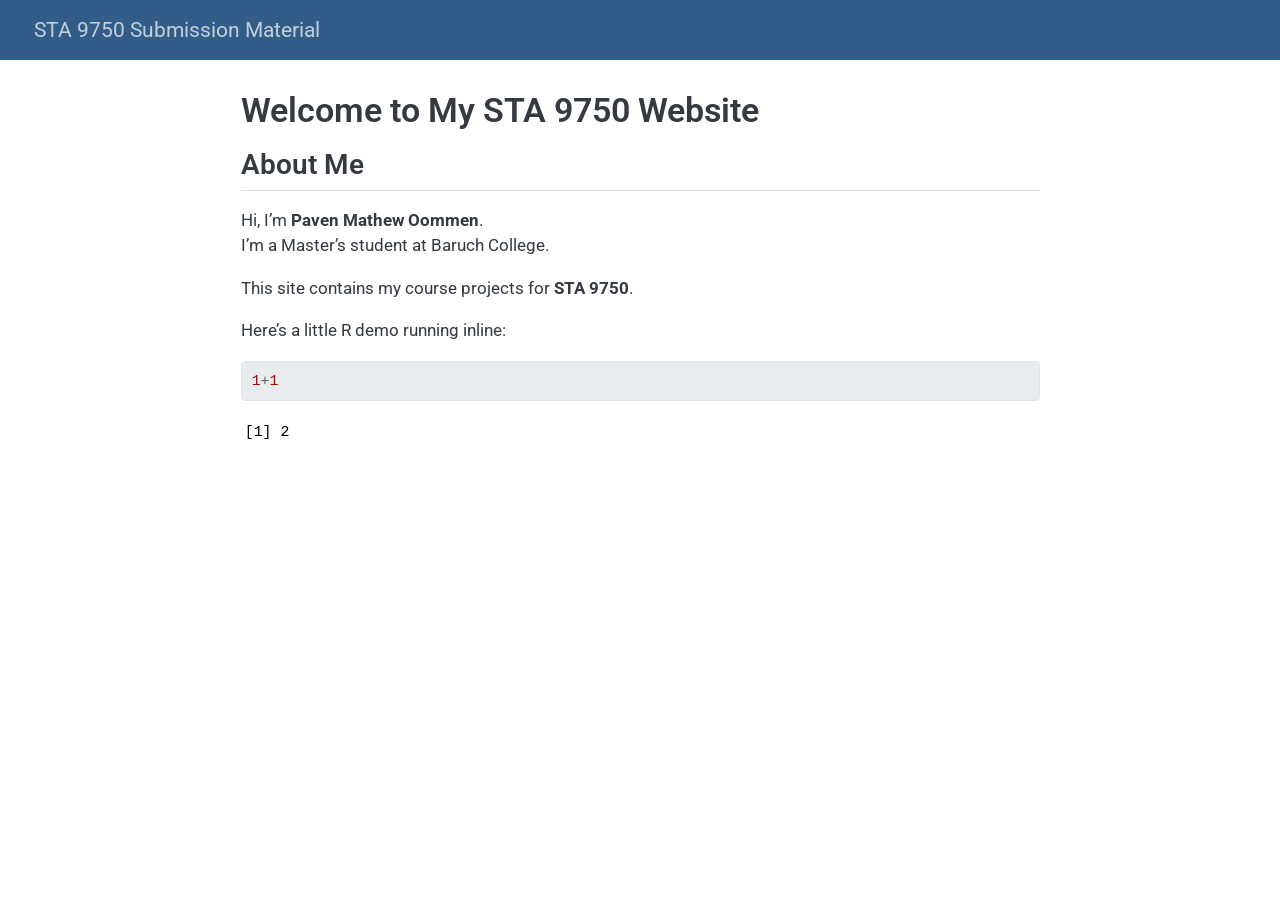
<file: docs/index.html>
<!DOCTYPE html>
<html xmlns="http://www.w3.org/1999/xhtml" lang="en" xml:lang="en"><head>

<meta charset="utf-8">
<meta name="generator" content="quarto-1.8.22">

<meta name="viewport" content="width=device-width, initial-scale=1.0, user-scalable=yes">


<title>Welcome to My STA 9750 Website – STA 9750 Submission Material</title>
<style>
code{white-space: pre-wrap;}
span.smallcaps{font-variant: small-caps;}
div.columns{display: flex; gap: min(4vw, 1.5em);}
div.column{flex: auto; overflow-x: auto;}
div.hanging-indent{margin-left: 1.5em; text-indent: -1.5em;}
ul.task-list{list-style: none;}
ul.task-list li input[type="checkbox"] {
  width: 0.8em;
  margin: 0 0.8em 0.2em -1em; /* quarto-specific, see https://github.com/quarto-dev/quarto-cli/issues/4556 */ 
  vertical-align: middle;
}
/* CSS for syntax highlighting */
html { -webkit-text-size-adjust: 100%; }
pre > code.sourceCode { white-space: pre; position: relative; }
pre > code.sourceCode > span { display: inline-block; line-height: 1.25; }
pre > code.sourceCode > span:empty { height: 1.2em; }
.sourceCode { overflow: visible; }
code.sourceCode > span { color: inherit; text-decoration: inherit; }
div.sourceCode { margin: 1em 0; }
pre.sourceCode { margin: 0; }
@media screen {
div.sourceCode { overflow: auto; }
}
@media print {
pre > code.sourceCode { white-space: pre-wrap; }
pre > code.sourceCode > span { text-indent: -5em; padding-left: 5em; }
}
pre.numberSource code
  { counter-reset: source-line 0; }
pre.numberSource code > span
  { position: relative; left: -4em; counter-increment: source-line; }
pre.numberSource code > span > a:first-child::before
  { content: counter(source-line);
    position: relative; left: -1em; text-align: right; vertical-align: baseline;
    border: none; display: inline-block;
    -webkit-touch-callout: none; -webkit-user-select: none;
    -khtml-user-select: none; -moz-user-select: none;
    -ms-user-select: none; user-select: none;
    padding: 0 4px; width: 4em;
  }
pre.numberSource { margin-left: 3em;  padding-left: 4px; }
div.sourceCode
  {   }
@media screen {
pre > code.sourceCode > span > a:first-child::before { text-decoration: underline; }
}
</style>


<script src="site_libs/quarto-nav/quarto-nav.js"></script>
<script src="site_libs/quarto-nav/headroom.min.js"></script>
<script src="site_libs/clipboard/clipboard.min.js"></script>
<script src="site_libs/quarto-search/autocomplete.umd.js"></script>
<script src="site_libs/quarto-search/fuse.min.js"></script>
<script src="site_libs/quarto-search/quarto-search.js"></script>
<meta name="quarto:offset" content="./">
<script src="site_libs/quarto-html/quarto.js" type="module"></script>
<script src="site_libs/quarto-html/tabsets/tabsets.js" type="module"></script>
<script src="site_libs/quarto-html/axe/axe-check.js" type="module"></script>
<script src="site_libs/quarto-html/popper.min.js"></script>
<script src="site_libs/quarto-html/tippy.umd.min.js"></script>
<script src="site_libs/quarto-html/anchor.min.js"></script>
<link href="site_libs/quarto-html/tippy.css" rel="stylesheet">
<link href="site_libs/quarto-html/quarto-syntax-highlighting-cd7454b418030687c631a6a7286fbe16.css" rel="stylesheet" id="quarto-text-highlighting-styles">
<script src="site_libs/bootstrap/bootstrap.min.js"></script>
<link href="site_libs/bootstrap/bootstrap-icons.css" rel="stylesheet">
<link href="site_libs/bootstrap/bootstrap-8c5ad10b4b6c520e052a64059d9c0edb.min.css" rel="stylesheet" append-hash="true" id="quarto-bootstrap" data-mode="light">
<script id="quarto-search-options" type="application/json">{
  "location": "navbar",
  "copy-button": false,
  "collapse-after": 3,
  "panel-placement": "end",
  "type": "overlay",
  "limit": 50,
  "keyboard-shortcut": [
    "f",
    "/",
    "s"
  ],
  "show-item-context": false,
  "language": {
    "search-no-results-text": "No results",
    "search-matching-documents-text": "matching documents",
    "search-copy-link-title": "Copy link to search",
    "search-hide-matches-text": "Hide additional matches",
    "search-more-match-text": "more match in this document",
    "search-more-matches-text": "more matches in this document",
    "search-clear-button-title": "Clear",
    "search-text-placeholder": "",
    "search-detached-cancel-button-title": "Cancel",
    "search-submit-button-title": "Submit",
    "search-label": "Search"
  }
}</script>


</head>

<body class="nav-fixed fullcontent quarto-light">

<div id="quarto-search-results"></div>
  <header id="quarto-header" class="headroom fixed-top">
    <nav class="navbar navbar-expand-lg " data-bs-theme="dark">
      <div class="navbar-container container-fluid">
      <div class="navbar-brand-container mx-auto">
    <a href="./index.html" class="navbar-brand navbar-brand-logo">
    </a>
    <a class="navbar-brand" href="./index.html">
    <span class="navbar-title">STA 9750 Submission Material</span>
    </a>
  </div>
        <div class="quarto-navbar-tools tools-end">
</div>
      </div> <!-- /container-fluid -->
    </nav>
</header>
<!-- content -->
<div id="quarto-content" class="quarto-container page-columns page-rows-contents page-layout-article page-navbar">
<!-- sidebar -->
<!-- margin-sidebar -->
    
<!-- main -->
<main class="content" id="quarto-document-content">

<header id="title-block-header" class="quarto-title-block default">
<div class="quarto-title">
<h1 class="title">Welcome to My STA 9750 Website</h1>
</div>



<div class="quarto-title-meta">

    
  
    
  </div>
  


</header>


<section id="about-me" class="level2">
<h2 class="anchored" data-anchor-id="about-me">About Me</h2>
<p>Hi, I’m <strong>Paven Mathew Oommen</strong>.<br>
I’m a Master’s student at Baruch College.</p>
<p>This site contains my course projects for <strong>STA 9750</strong>.</p>
<p>Here’s a little R demo running inline:</p>
<div class="cell">
<div class="code-copy-outer-scaffold"><div class="sourceCode cell-code" id="cb1"><pre class="sourceCode r code-with-copy"><code class="sourceCode r"><span id="cb1-1"><a href="#cb1-1" aria-hidden="true" tabindex="-1"></a><span class="dv">1</span><span class="sc">+</span><span class="dv">1</span></span></code></pre></div><button title="Copy to Clipboard" class="code-copy-button"><i class="bi"></i></button></div>
<div class="cell-output cell-output-stdout">
<pre><code>[1] 2</code></pre>
</div>
</div>


</section>

</main> <!-- /main -->
<script id="quarto-html-after-body" type="application/javascript">
  window.document.addEventListener("DOMContentLoaded", function (event) {
    const icon = "";
    const anchorJS = new window.AnchorJS();
    anchorJS.options = {
      placement: 'right',
      icon: icon
    };
    anchorJS.add('.anchored');
    const isCodeAnnotation = (el) => {
      for (const clz of el.classList) {
        if (clz.startsWith('code-annotation-')) {                     
          return true;
        }
      }
      return false;
    }
    const onCopySuccess = function(e) {
      // button target
      const button = e.trigger;
      // don't keep focus
      button.blur();
      // flash "checked"
      button.classList.add('code-copy-button-checked');
      var currentTitle = button.getAttribute("title");
      button.setAttribute("title", "Copied!");
      let tooltip;
      if (window.bootstrap) {
        button.setAttribute("data-bs-toggle", "tooltip");
        button.setAttribute("data-bs-placement", "left");
        button.setAttribute("data-bs-title", "Copied!");
        tooltip = new bootstrap.Tooltip(button, 
          { trigger: "manual", 
            customClass: "code-copy-button-tooltip",
            offset: [0, -8]});
        tooltip.show();    
      }
      setTimeout(function() {
        if (tooltip) {
          tooltip.hide();
          button.removeAttribute("data-bs-title");
          button.removeAttribute("data-bs-toggle");
          button.removeAttribute("data-bs-placement");
        }
        button.setAttribute("title", currentTitle);
        button.classList.remove('code-copy-button-checked');
      }, 1000);
      // clear code selection
      e.clearSelection();
    }
    const getTextToCopy = function(trigger) {
        const codeEl = trigger.previousElementSibling.cloneNode(true);
        for (const childEl of codeEl.children) {
          if (isCodeAnnotation(childEl)) {
            childEl.remove();
          }
        }
        return codeEl.innerText;
    }
    const clipboard = new window.ClipboardJS('.code-copy-button:not([data-in-quarto-modal])', {
      text: getTextToCopy
    });
    clipboard.on('success', onCopySuccess);
    if (window.document.getElementById('quarto-embedded-source-code-modal')) {
      const clipboardModal = new window.ClipboardJS('.code-copy-button[data-in-quarto-modal]', {
        text: getTextToCopy,
        container: window.document.getElementById('quarto-embedded-source-code-modal')
      });
      clipboardModal.on('success', onCopySuccess);
    }
      var localhostRegex = new RegExp(/^(?:http|https):\/\/localhost\:?[0-9]*\//);
      var mailtoRegex = new RegExp(/^mailto:/);
        var filterRegex = new RegExp("https:\/\/<PAVEN227>\.github\.io\/STA9750-2025-FALL\/");
      var isInternal = (href) => {
          return filterRegex.test(href) || localhostRegex.test(href) || mailtoRegex.test(href);
      }
      // Inspect non-navigation links and adorn them if external
     var links = window.document.querySelectorAll('a[href]:not(.nav-link):not(.navbar-brand):not(.toc-action):not(.sidebar-link):not(.sidebar-item-toggle):not(.pagination-link):not(.no-external):not([aria-hidden]):not(.dropdown-item):not(.quarto-navigation-tool):not(.about-link)');
      for (var i=0; i<links.length; i++) {
        const link = links[i];
        if (!isInternal(link.href)) {
          // undo the damage that might have been done by quarto-nav.js in the case of
          // links that we want to consider external
          if (link.dataset.originalHref !== undefined) {
            link.href = link.dataset.originalHref;
          }
        }
      }
    function tippyHover(el, contentFn, onTriggerFn, onUntriggerFn) {
      const config = {
        allowHTML: true,
        maxWidth: 500,
        delay: 100,
        arrow: false,
        appendTo: function(el) {
            return el.parentElement;
        },
        interactive: true,
        interactiveBorder: 10,
        theme: 'quarto',
        placement: 'bottom-start',
      };
      if (contentFn) {
        config.content = contentFn;
      }
      if (onTriggerFn) {
        config.onTrigger = onTriggerFn;
      }
      if (onUntriggerFn) {
        config.onUntrigger = onUntriggerFn;
      }
      window.tippy(el, config); 
    }
    const noterefs = window.document.querySelectorAll('a[role="doc-noteref"]');
    for (var i=0; i<noterefs.length; i++) {
      const ref = noterefs[i];
      tippyHover(ref, function() {
        // use id or data attribute instead here
        let href = ref.getAttribute('data-footnote-href') || ref.getAttribute('href');
        try { href = new URL(href).hash; } catch {}
        const id = href.replace(/^#\/?/, "");
        const note = window.document.getElementById(id);
        if (note) {
          return note.innerHTML;
        } else {
          return "";
        }
      });
    }
    const xrefs = window.document.querySelectorAll('a.quarto-xref');
    const processXRef = (id, note) => {
      // Strip column container classes
      const stripColumnClz = (el) => {
        el.classList.remove("page-full", "page-columns");
        if (el.children) {
          for (const child of el.children) {
            stripColumnClz(child);
          }
        }
      }
      stripColumnClz(note)
      if (id === null || id.startsWith('sec-')) {
        // Special case sections, only their first couple elements
        const container = document.createElement("div");
        if (note.children && note.children.length > 2) {
          container.appendChild(note.children[0].cloneNode(true));
          for (let i = 1; i < note.children.length; i++) {
            const child = note.children[i];
            if (child.tagName === "P" && child.innerText === "") {
              continue;
            } else {
              container.appendChild(child.cloneNode(true));
              break;
            }
          }
          if (window.Quarto?.typesetMath) {
            window.Quarto.typesetMath(container);
          }
          return container.innerHTML
        } else {
          if (window.Quarto?.typesetMath) {
            window.Quarto.typesetMath(note);
          }
          return note.innerHTML;
        }
      } else {
        // Remove any anchor links if they are present
        const anchorLink = note.querySelector('a.anchorjs-link');
        if (anchorLink) {
          anchorLink.remove();
        }
        if (window.Quarto?.typesetMath) {
          window.Quarto.typesetMath(note);
        }
        if (note.classList.contains("callout")) {
          return note.outerHTML;
        } else {
          return note.innerHTML;
        }
      }
    }
    for (var i=0; i<xrefs.length; i++) {
      const xref = xrefs[i];
      tippyHover(xref, undefined, function(instance) {
        instance.disable();
        let url = xref.getAttribute('href');
        let hash = undefined; 
        if (url.startsWith('#')) {
          hash = url;
        } else {
          try { hash = new URL(url).hash; } catch {}
        }
        if (hash) {
          const id = hash.replace(/^#\/?/, "");
          const note = window.document.getElementById(id);
          if (note !== null) {
            try {
              const html = processXRef(id, note.cloneNode(true));
              instance.setContent(html);
            } finally {
              instance.enable();
              instance.show();
            }
          } else {
            // See if we can fetch this
            fetch(url.split('#')[0])
            .then(res => res.text())
            .then(html => {
              const parser = new DOMParser();
              const htmlDoc = parser.parseFromString(html, "text/html");
              const note = htmlDoc.getElementById(id);
              if (note !== null) {
                const html = processXRef(id, note);
                instance.setContent(html);
              } 
            }).finally(() => {
              instance.enable();
              instance.show();
            });
          }
        } else {
          // See if we can fetch a full url (with no hash to target)
          // This is a special case and we should probably do some content thinning / targeting
          fetch(url)
          .then(res => res.text())
          .then(html => {
            const parser = new DOMParser();
            const htmlDoc = parser.parseFromString(html, "text/html");
            const note = htmlDoc.querySelector('main.content');
            if (note !== null) {
              // This should only happen for chapter cross references
              // (since there is no id in the URL)
              // remove the first header
              if (note.children.length > 0 && note.children[0].tagName === "HEADER") {
                note.children[0].remove();
              }
              const html = processXRef(null, note);
              instance.setContent(html);
            } 
          }).finally(() => {
            instance.enable();
            instance.show();
          });
        }
      }, function(instance) {
      });
    }
        let selectedAnnoteEl;
        const selectorForAnnotation = ( cell, annotation) => {
          let cellAttr = 'data-code-cell="' + cell + '"';
          let lineAttr = 'data-code-annotation="' +  annotation + '"';
          const selector = 'span[' + cellAttr + '][' + lineAttr + ']';
          return selector;
        }
        const selectCodeLines = (annoteEl) => {
          const doc = window.document;
          const targetCell = annoteEl.getAttribute("data-target-cell");
          const targetAnnotation = annoteEl.getAttribute("data-target-annotation");
          const annoteSpan = window.document.querySelector(selectorForAnnotation(targetCell, targetAnnotation));
          const lines = annoteSpan.getAttribute("data-code-lines").split(",");
          const lineIds = lines.map((line) => {
            return targetCell + "-" + line;
          })
          let top = null;
          let height = null;
          let parent = null;
          if (lineIds.length > 0) {
              //compute the position of the single el (top and bottom and make a div)
              const el = window.document.getElementById(lineIds[0]);
              top = el.offsetTop;
              height = el.offsetHeight;
              parent = el.parentElement.parentElement;
            if (lineIds.length > 1) {
              const lastEl = window.document.getElementById(lineIds[lineIds.length - 1]);
              const bottom = lastEl.offsetTop + lastEl.offsetHeight;
              height = bottom - top;
            }
            if (top !== null && height !== null && parent !== null) {
              // cook up a div (if necessary) and position it 
              let div = window.document.getElementById("code-annotation-line-highlight");
              if (div === null) {
                div = window.document.createElement("div");
                div.setAttribute("id", "code-annotation-line-highlight");
                div.style.position = 'absolute';
                parent.appendChild(div);
              }
              div.style.top = top - 2 + "px";
              div.style.height = height + 4 + "px";
              div.style.left = 0;
              let gutterDiv = window.document.getElementById("code-annotation-line-highlight-gutter");
              if (gutterDiv === null) {
                gutterDiv = window.document.createElement("div");
                gutterDiv.setAttribute("id", "code-annotation-line-highlight-gutter");
                gutterDiv.style.position = 'absolute';
                const codeCell = window.document.getElementById(targetCell);
                const gutter = codeCell.querySelector('.code-annotation-gutter');
                gutter.appendChild(gutterDiv);
              }
              gutterDiv.style.top = top - 2 + "px";
              gutterDiv.style.height = height + 4 + "px";
            }
            selectedAnnoteEl = annoteEl;
          }
        };
        const unselectCodeLines = () => {
          const elementsIds = ["code-annotation-line-highlight", "code-annotation-line-highlight-gutter"];
          elementsIds.forEach((elId) => {
            const div = window.document.getElementById(elId);
            if (div) {
              div.remove();
            }
          });
          selectedAnnoteEl = undefined;
        };
          // Handle positioning of the toggle
      window.addEventListener(
        "resize",
        throttle(() => {
          elRect = undefined;
          if (selectedAnnoteEl) {
            selectCodeLines(selectedAnnoteEl);
          }
        }, 10)
      );
      function throttle(fn, ms) {
      let throttle = false;
      let timer;
        return (...args) => {
          if(!throttle) { // first call gets through
              fn.apply(this, args);
              throttle = true;
          } else { // all the others get throttled
              if(timer) clearTimeout(timer); // cancel #2
              timer = setTimeout(() => {
                fn.apply(this, args);
                timer = throttle = false;
              }, ms);
          }
        };
      }
        // Attach click handler to the DT
        const annoteDls = window.document.querySelectorAll('dt[data-target-cell]');
        for (const annoteDlNode of annoteDls) {
          annoteDlNode.addEventListener('click', (event) => {
            const clickedEl = event.target;
            if (clickedEl !== selectedAnnoteEl) {
              unselectCodeLines();
              const activeEl = window.document.querySelector('dt[data-target-cell].code-annotation-active');
              if (activeEl) {
                activeEl.classList.remove('code-annotation-active');
              }
              selectCodeLines(clickedEl);
              clickedEl.classList.add('code-annotation-active');
            } else {
              // Unselect the line
              unselectCodeLines();
              clickedEl.classList.remove('code-annotation-active');
            }
          });
        }
    const findCites = (el) => {
      const parentEl = el.parentElement;
      if (parentEl) {
        const cites = parentEl.dataset.cites;
        if (cites) {
          return {
            el,
            cites: cites.split(' ')
          };
        } else {
          return findCites(el.parentElement)
        }
      } else {
        return undefined;
      }
    };
    var bibliorefs = window.document.querySelectorAll('a[role="doc-biblioref"]');
    for (var i=0; i<bibliorefs.length; i++) {
      const ref = bibliorefs[i];
      const citeInfo = findCites(ref);
      if (citeInfo) {
        tippyHover(citeInfo.el, function() {
          var popup = window.document.createElement('div');
          citeInfo.cites.forEach(function(cite) {
            var citeDiv = window.document.createElement('div');
            citeDiv.classList.add('hanging-indent');
            citeDiv.classList.add('csl-entry');
            var biblioDiv = window.document.getElementById('ref-' + cite);
            if (biblioDiv) {
              citeDiv.innerHTML = biblioDiv.innerHTML;
            }
            popup.appendChild(citeDiv);
          });
          return popup.innerHTML;
        });
      }
    }
  });
  </script>
</div> <!-- /content -->




</body></html>
</file>
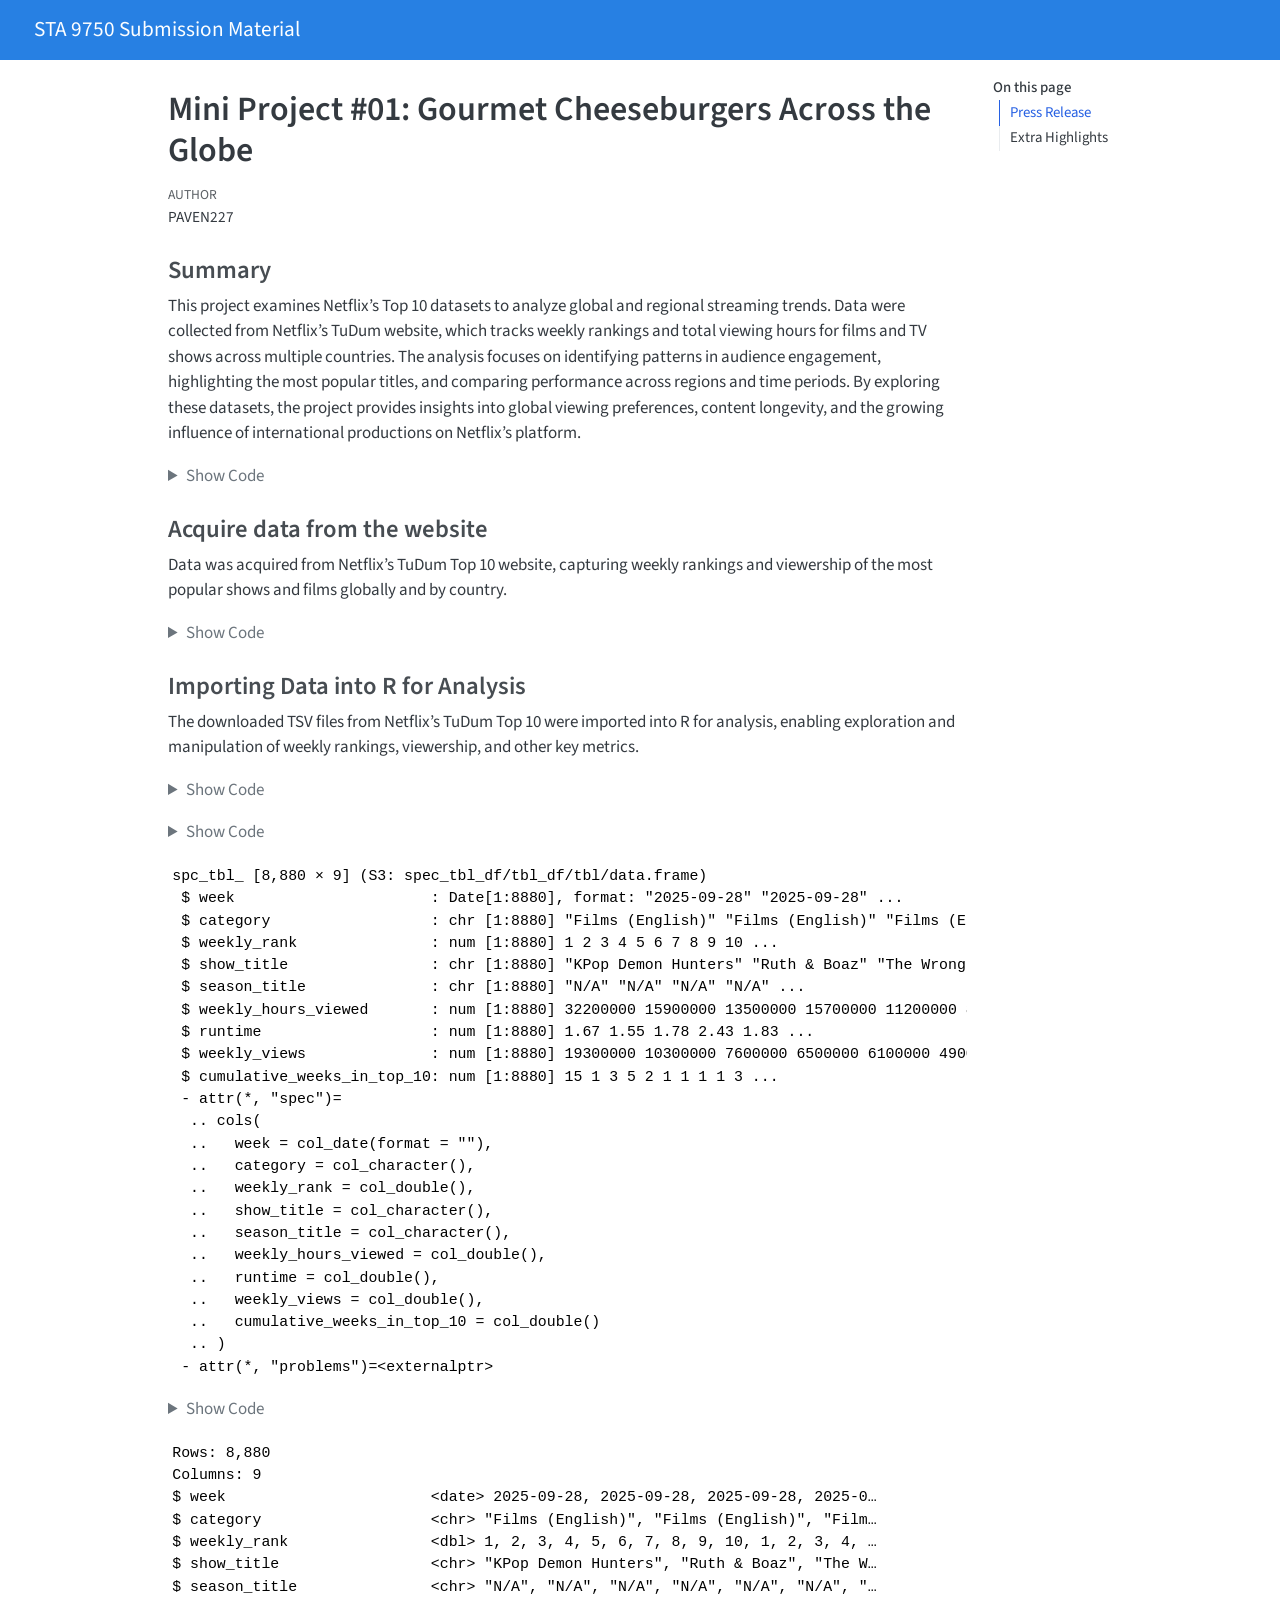
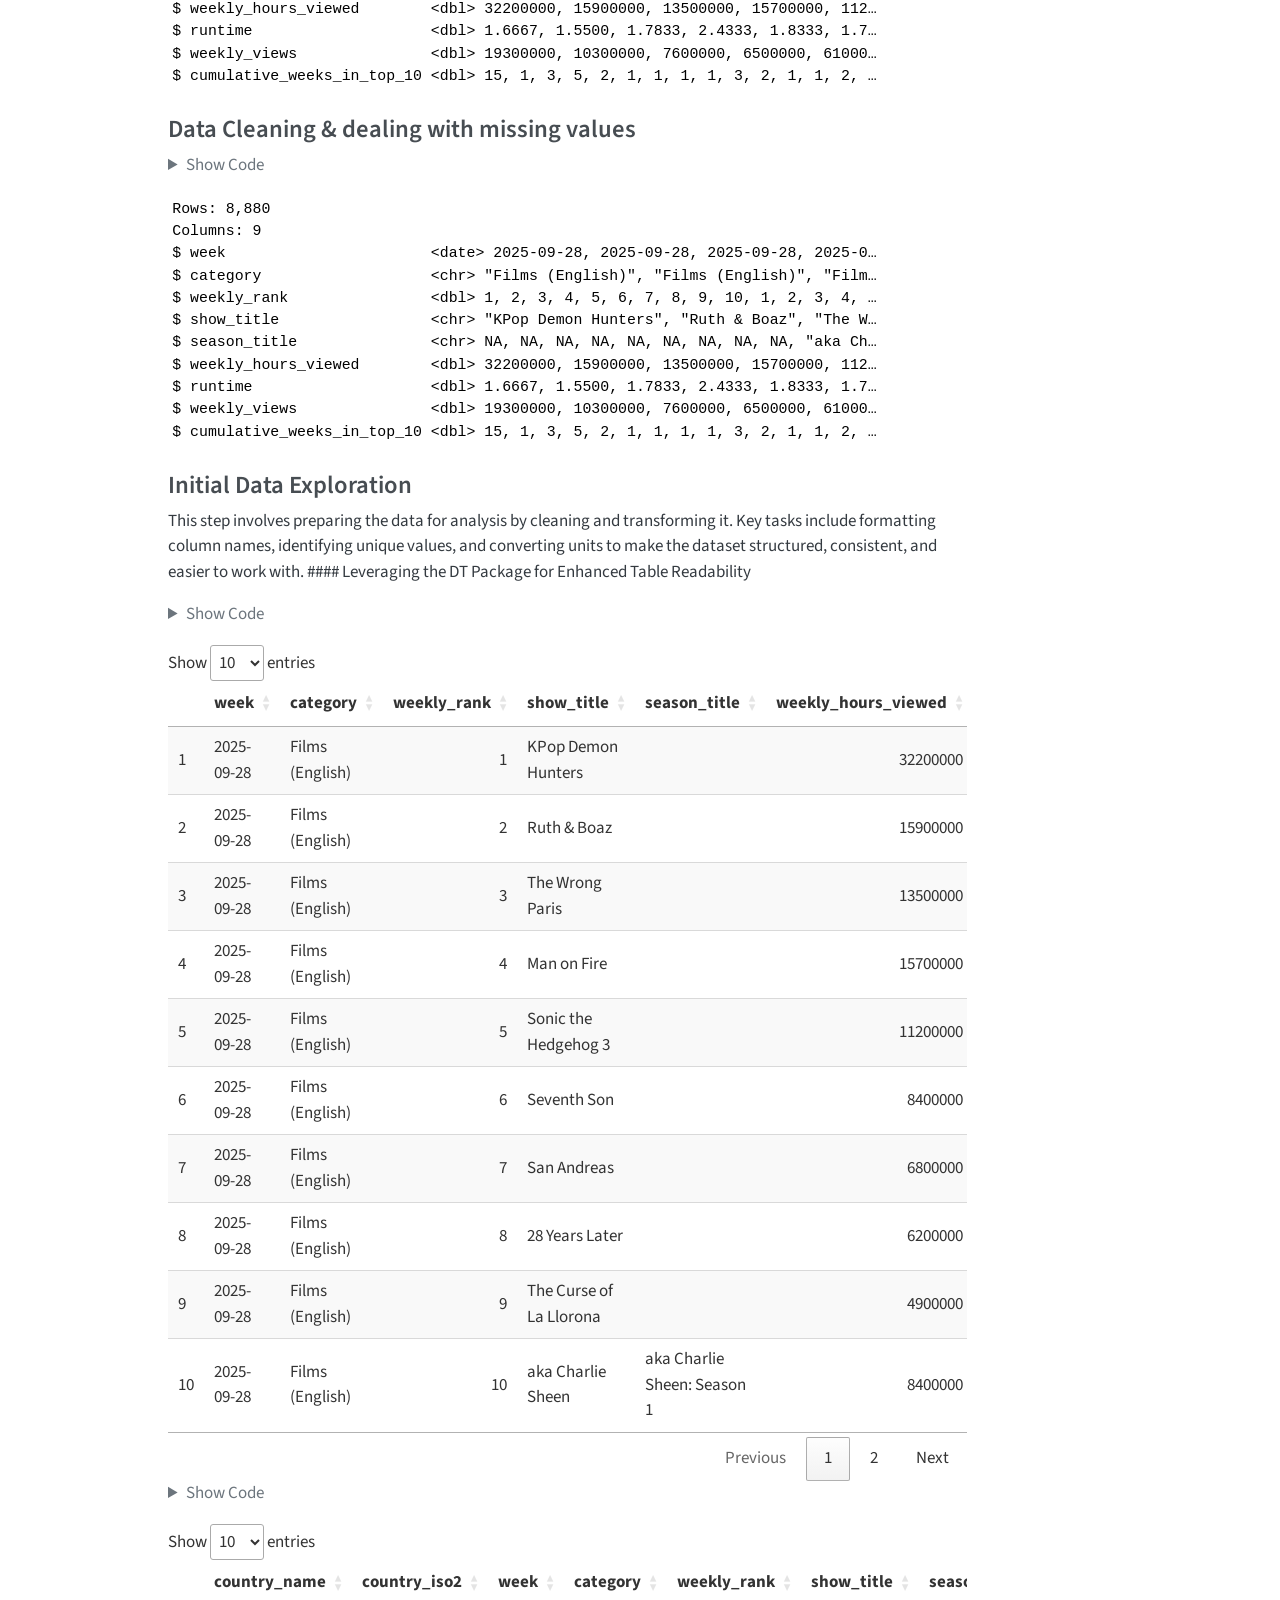
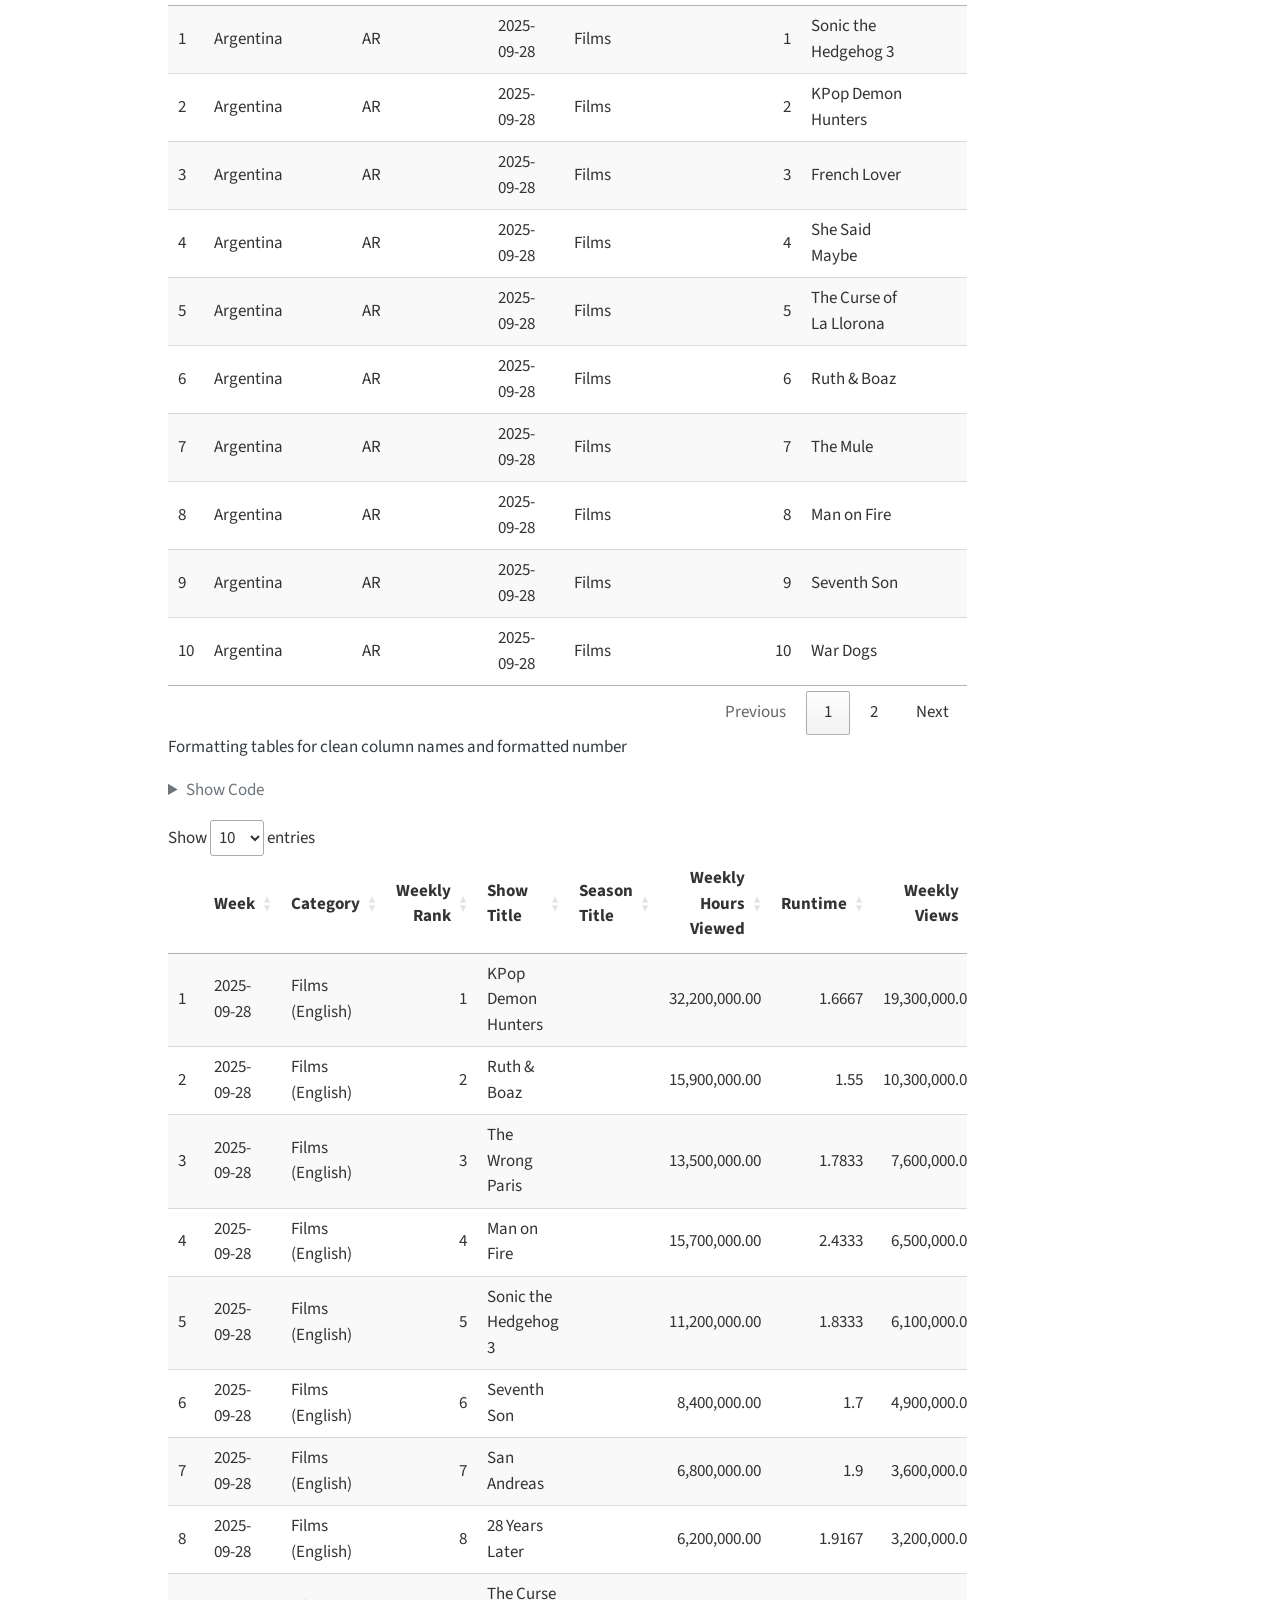
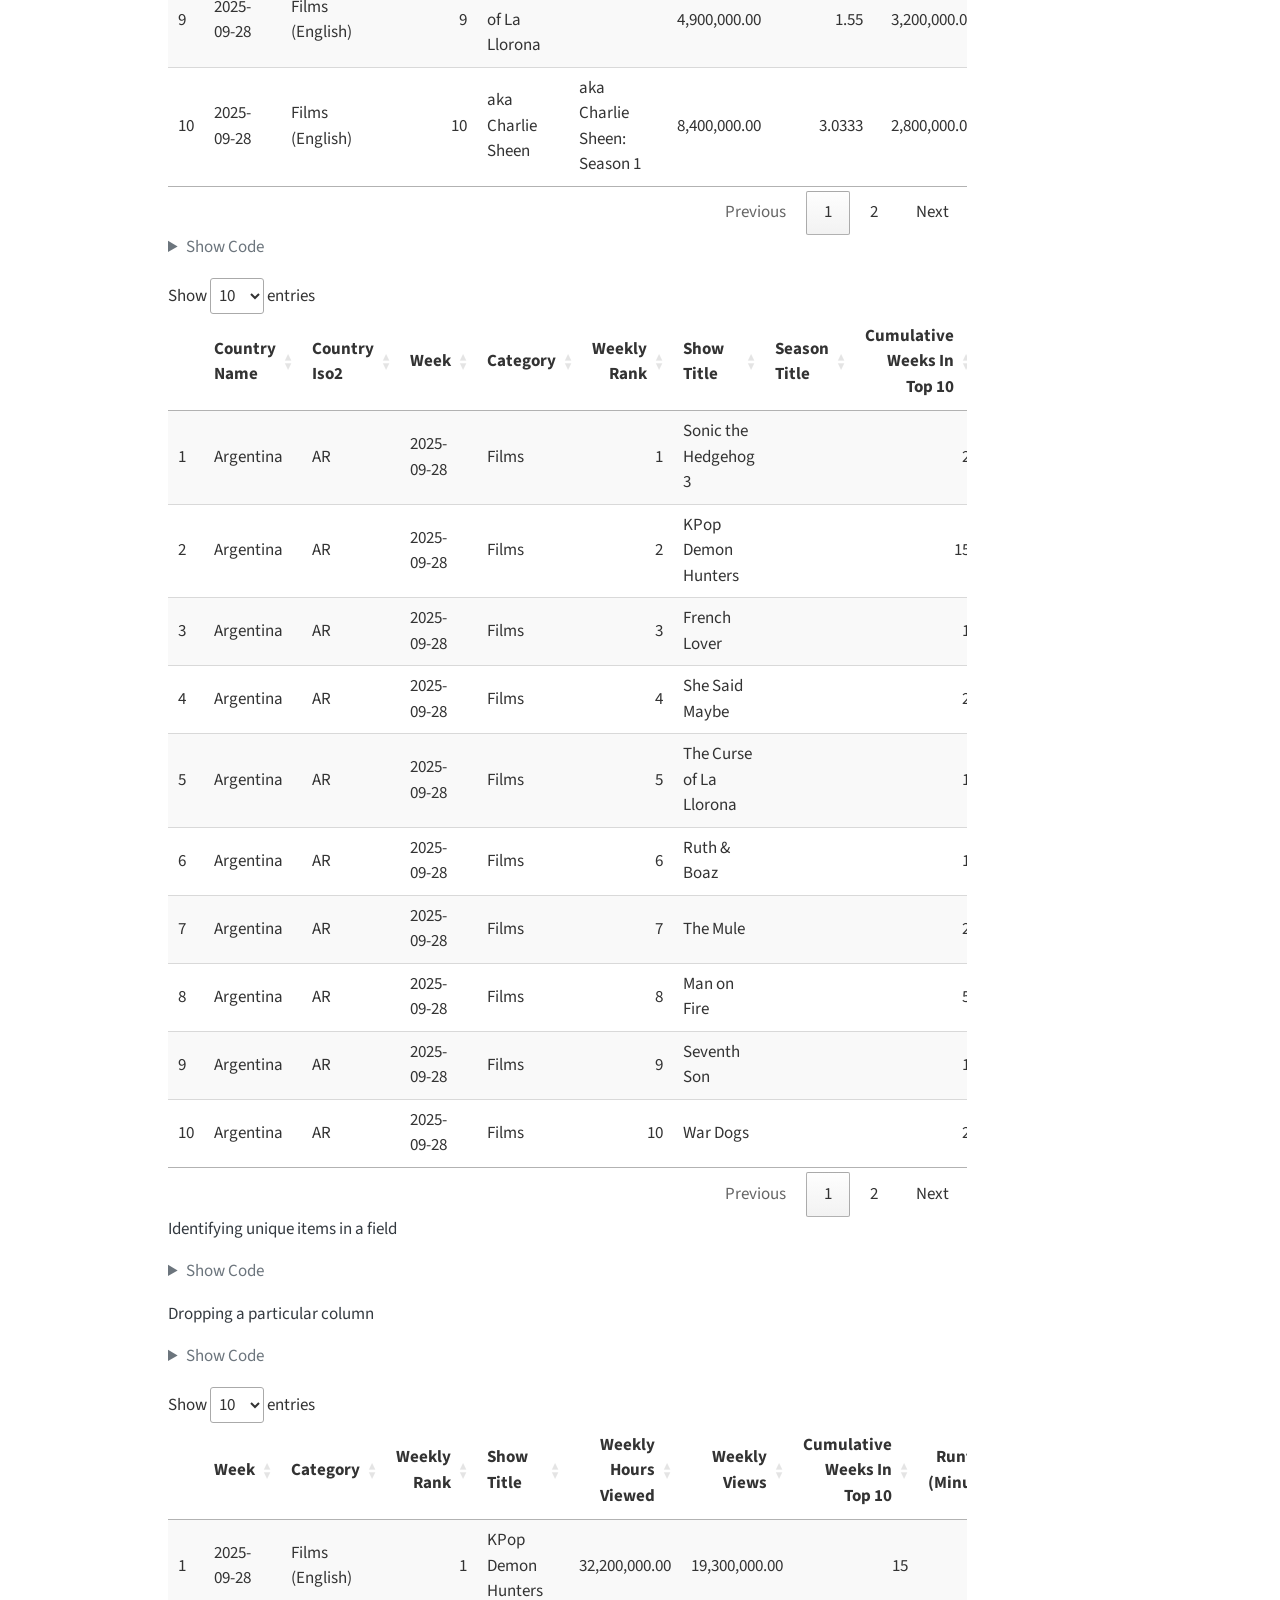
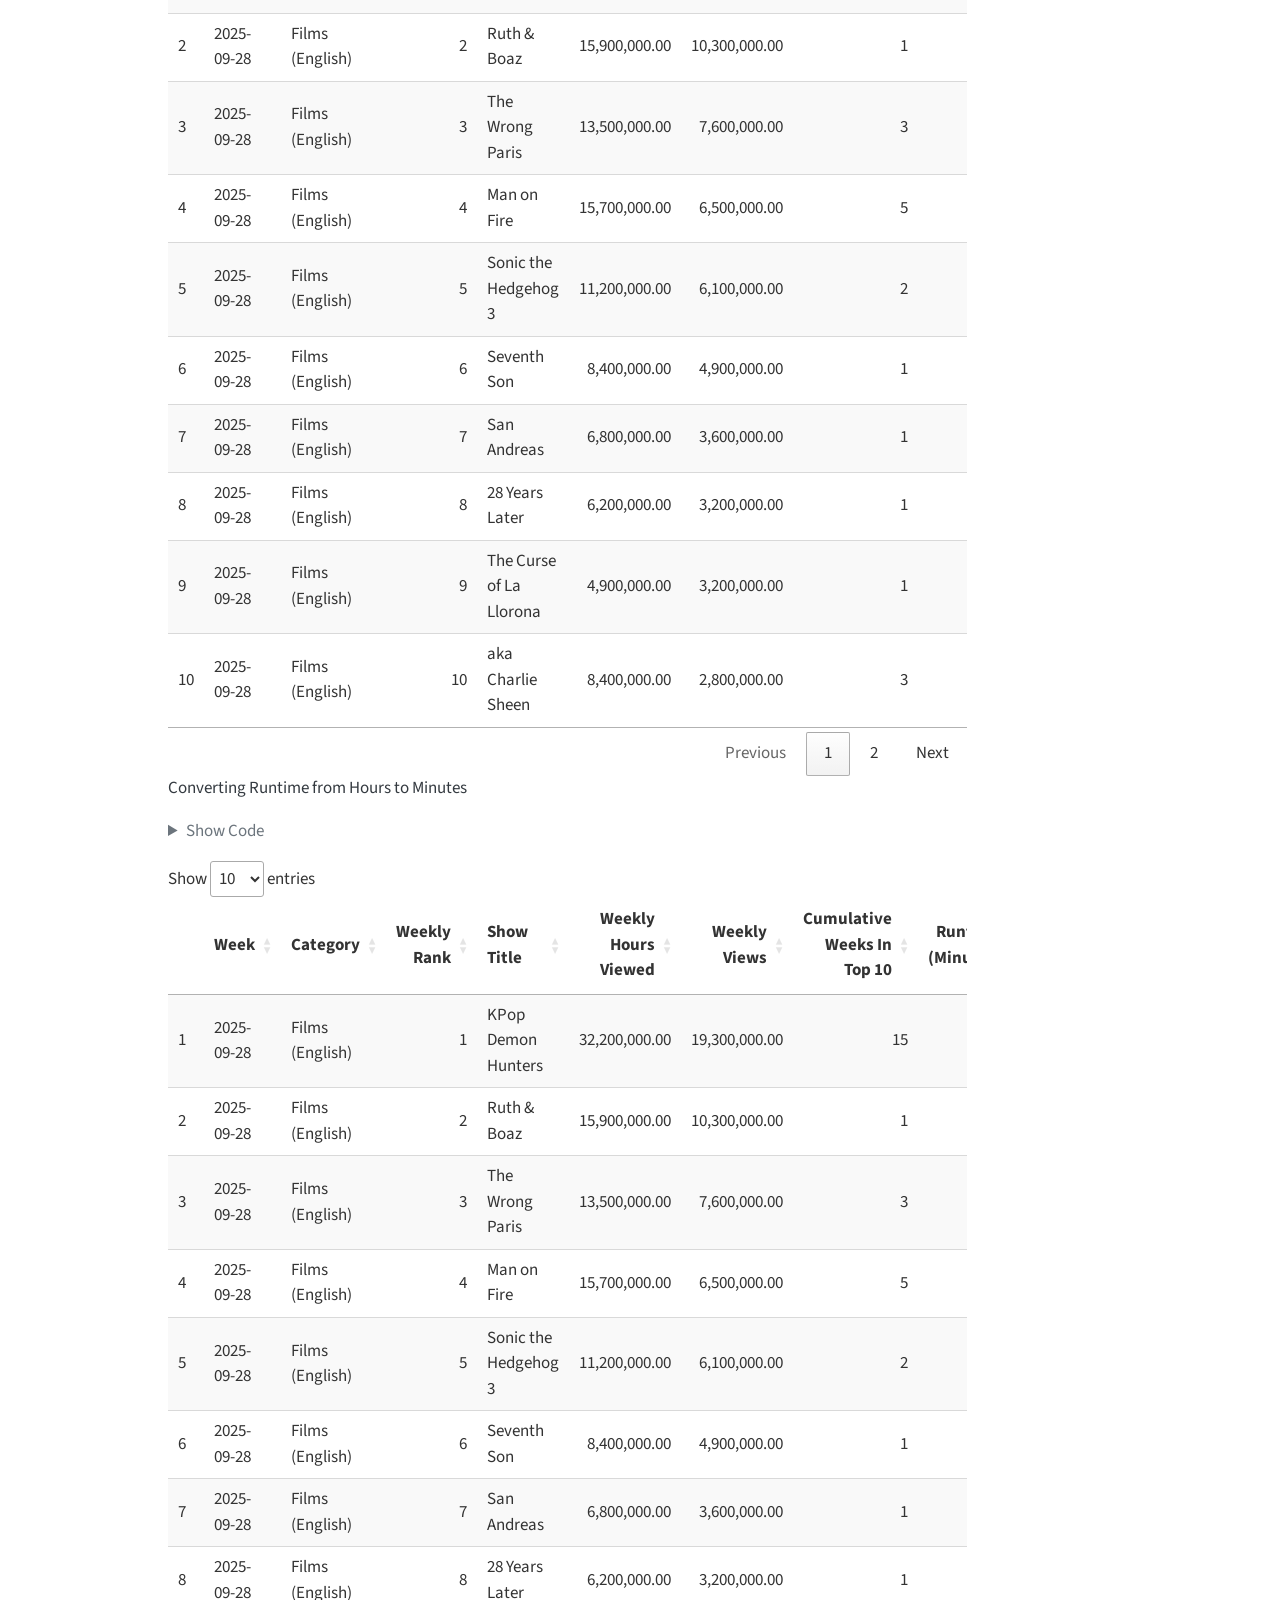
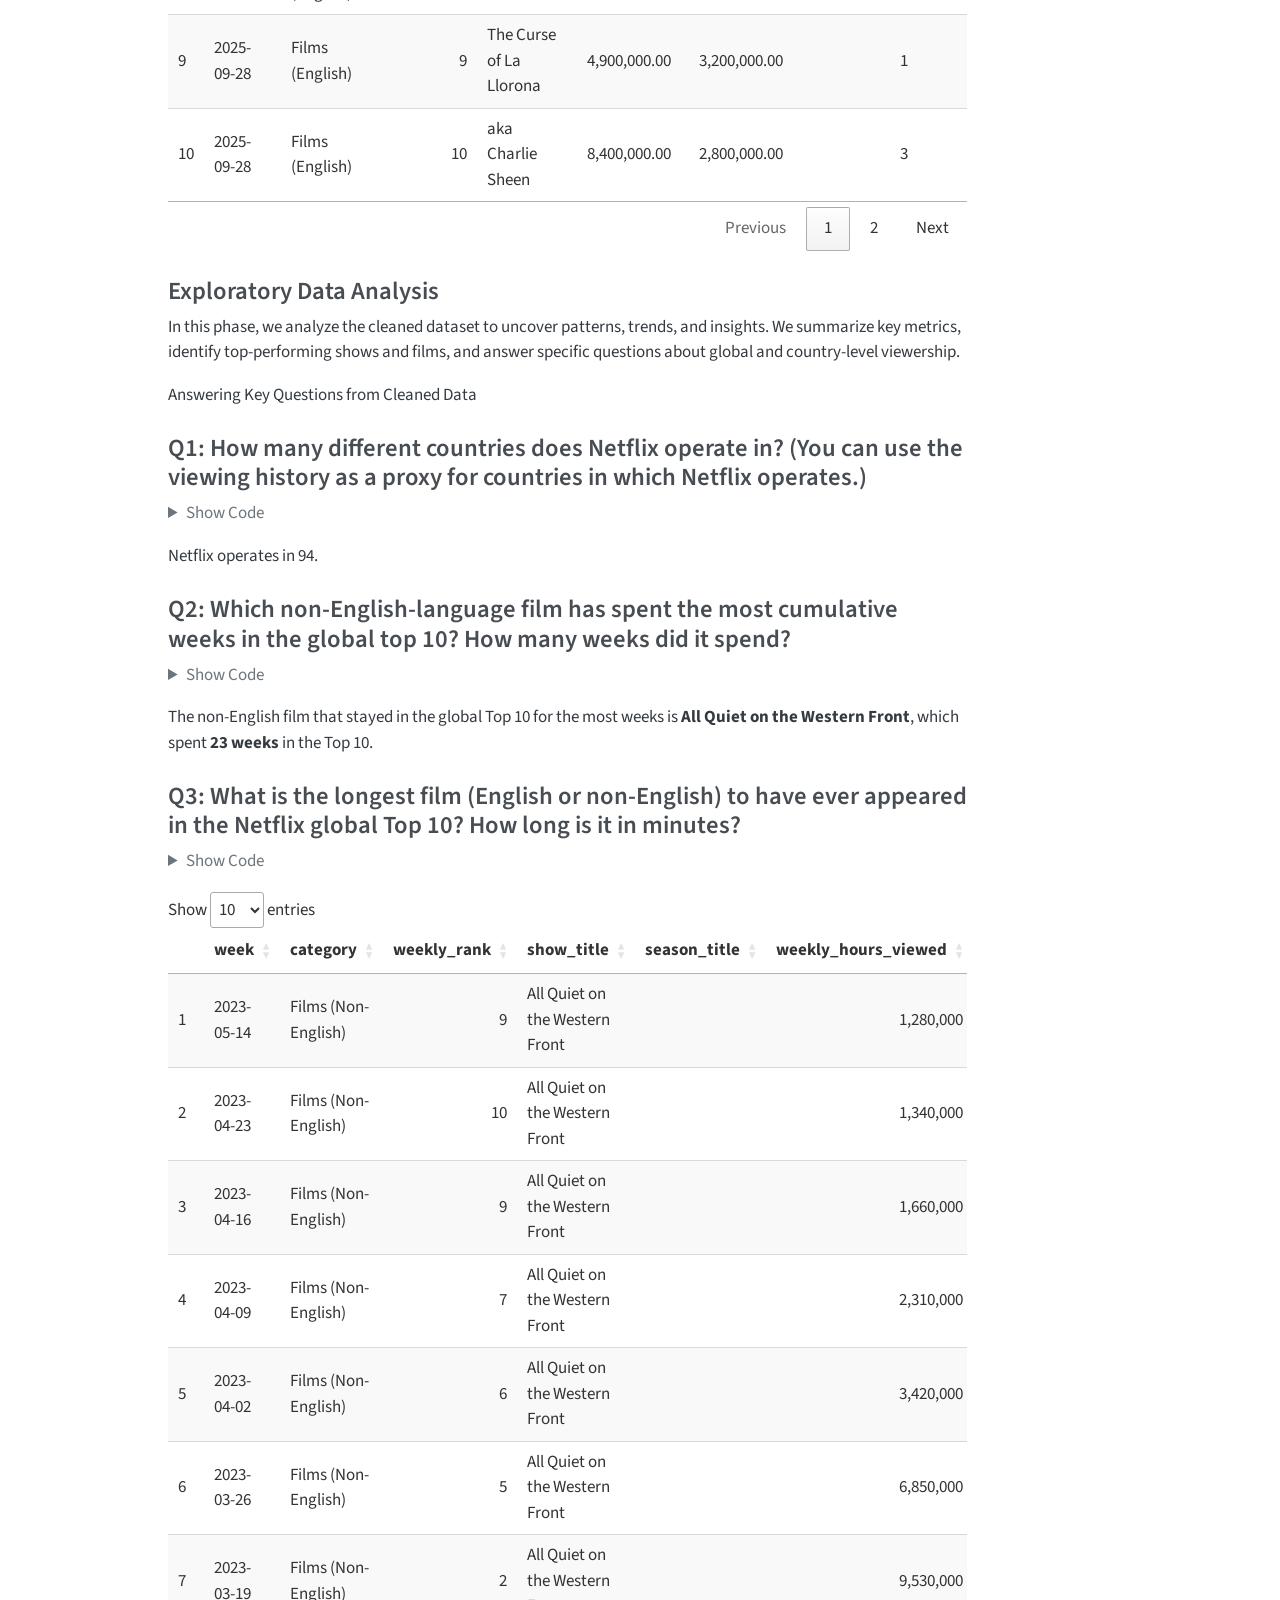
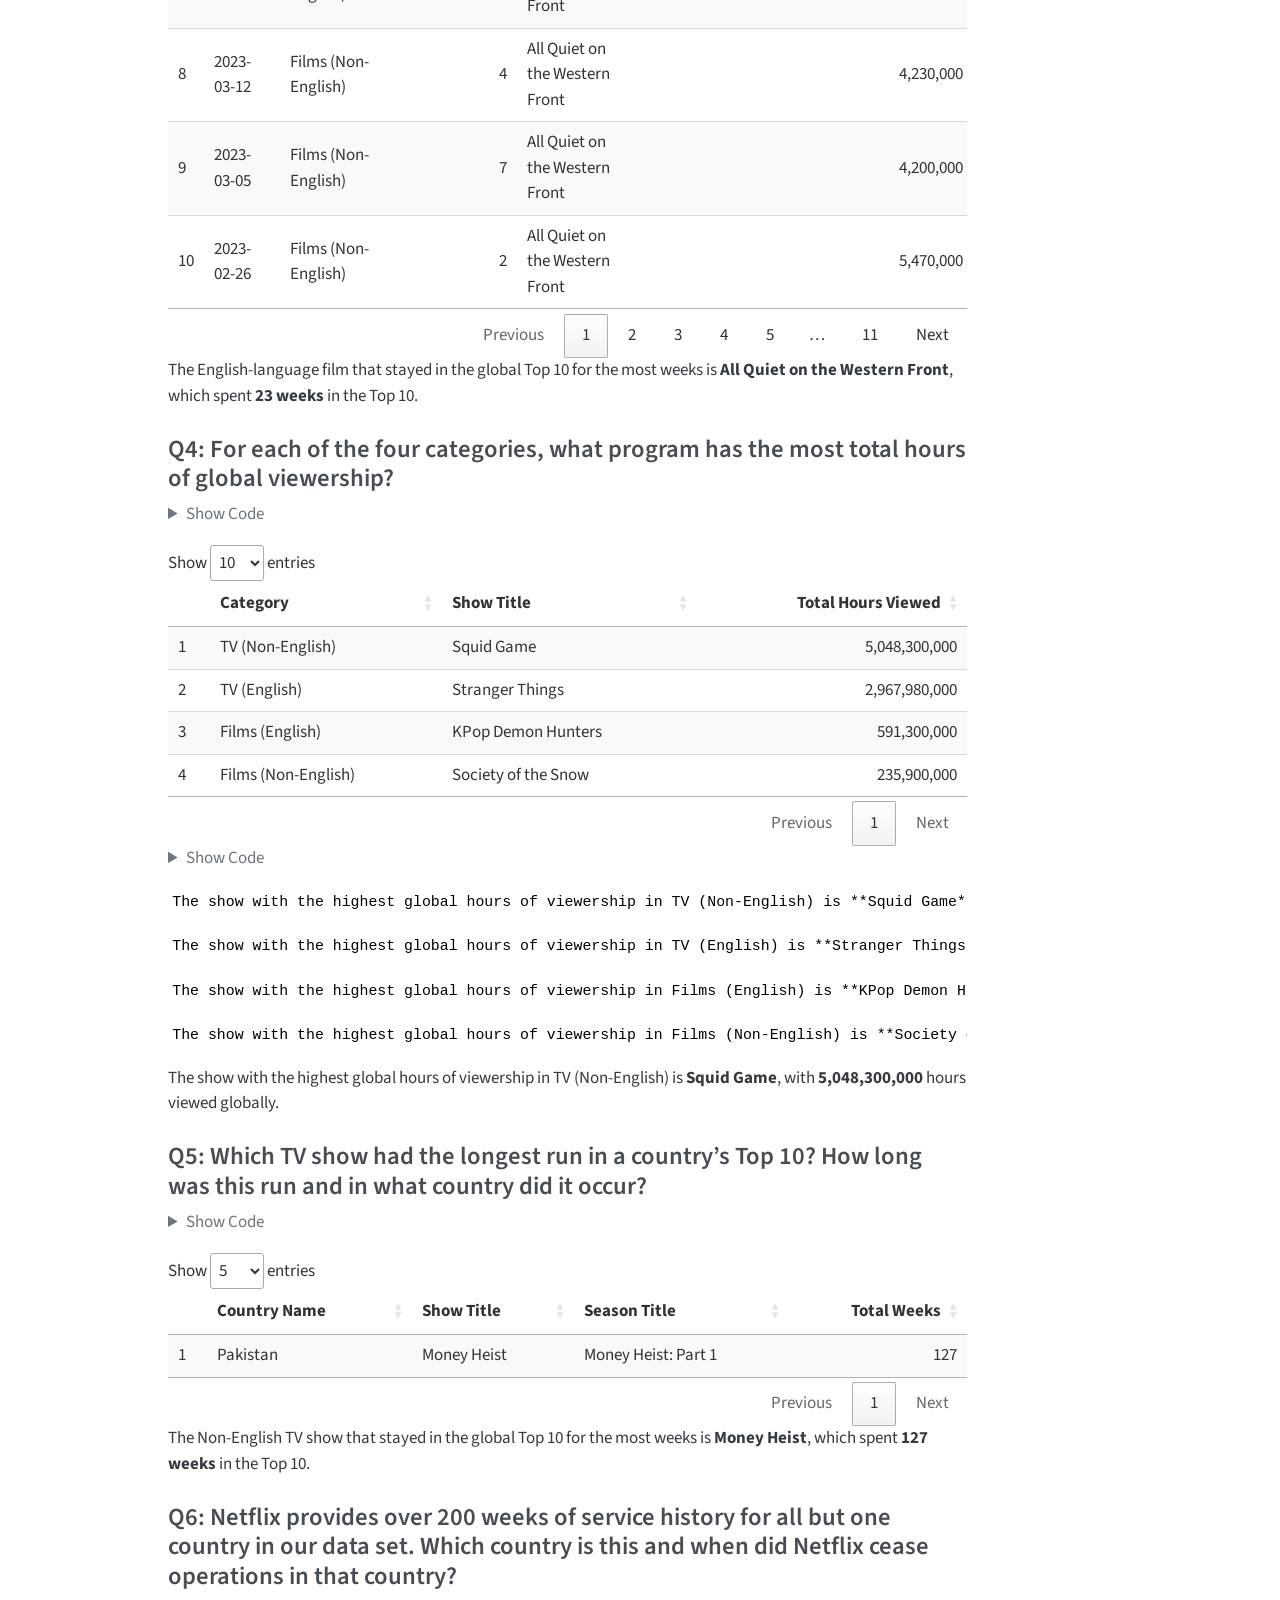
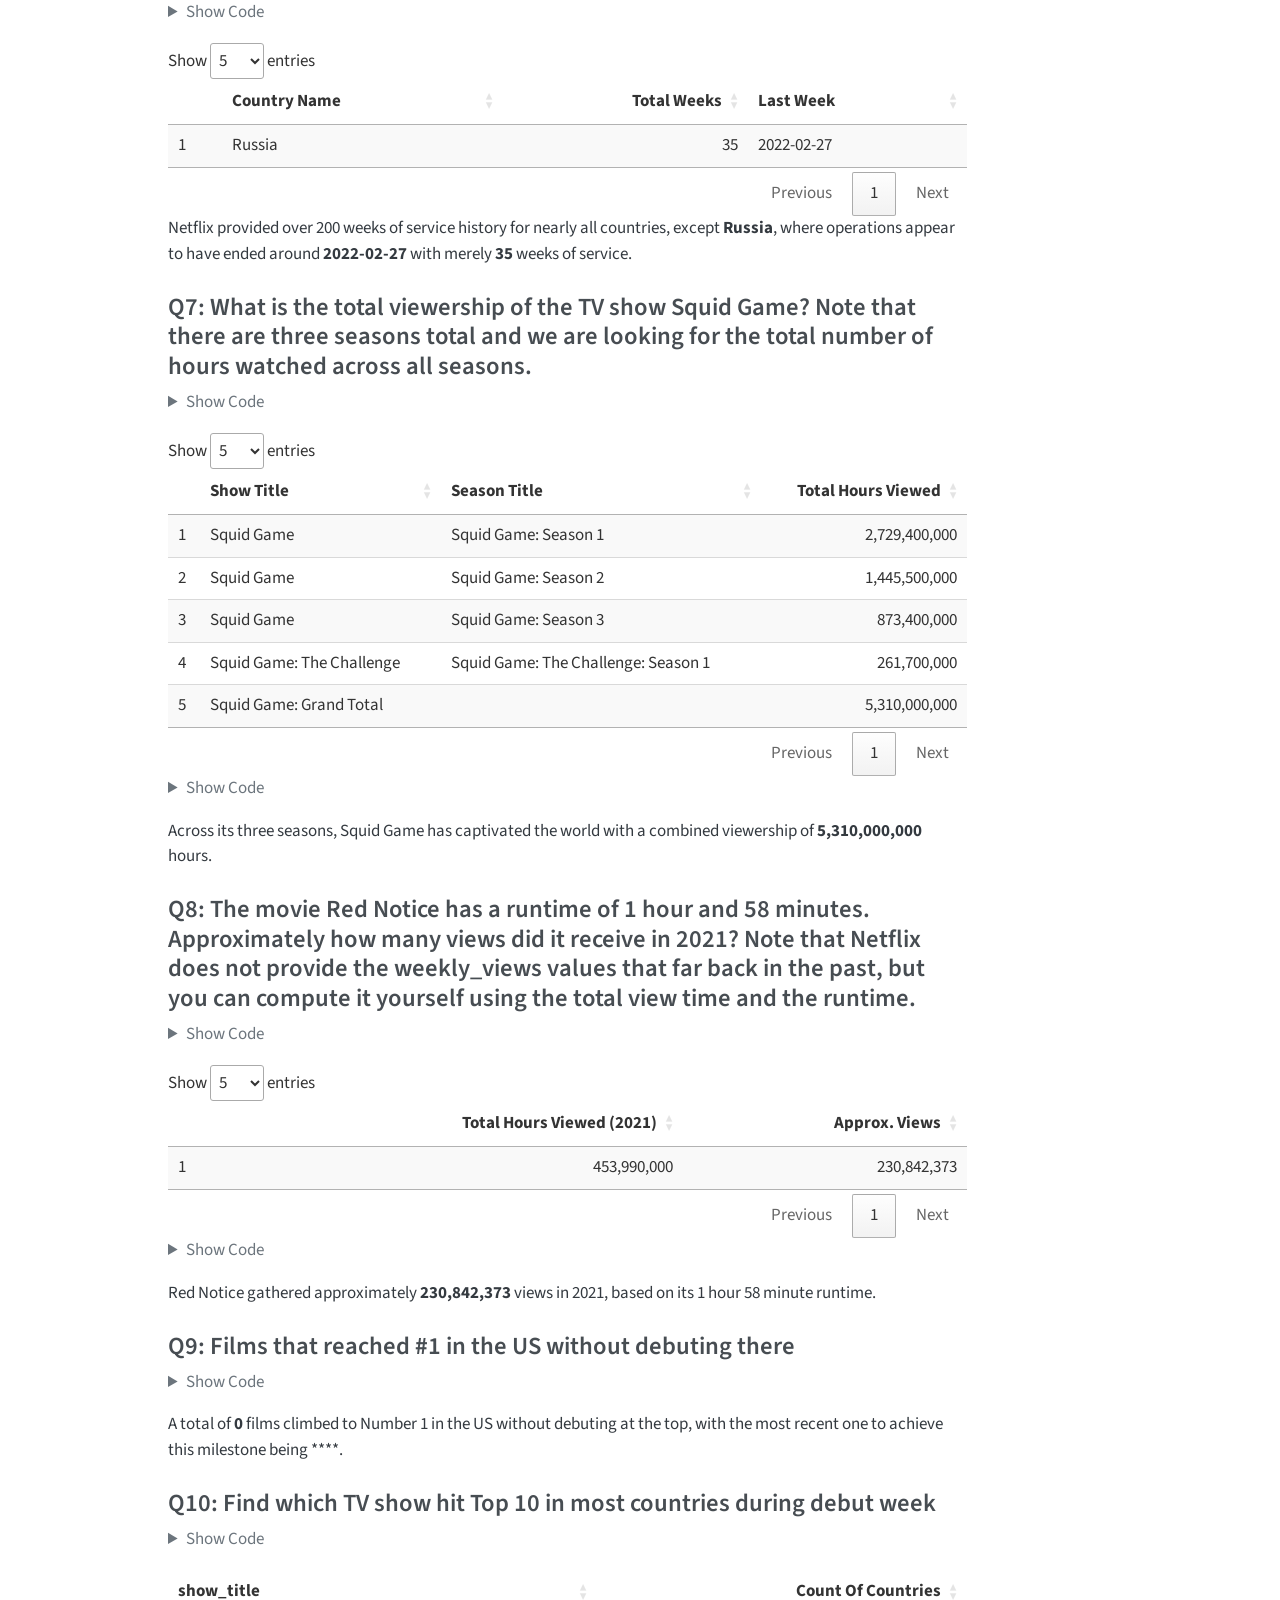
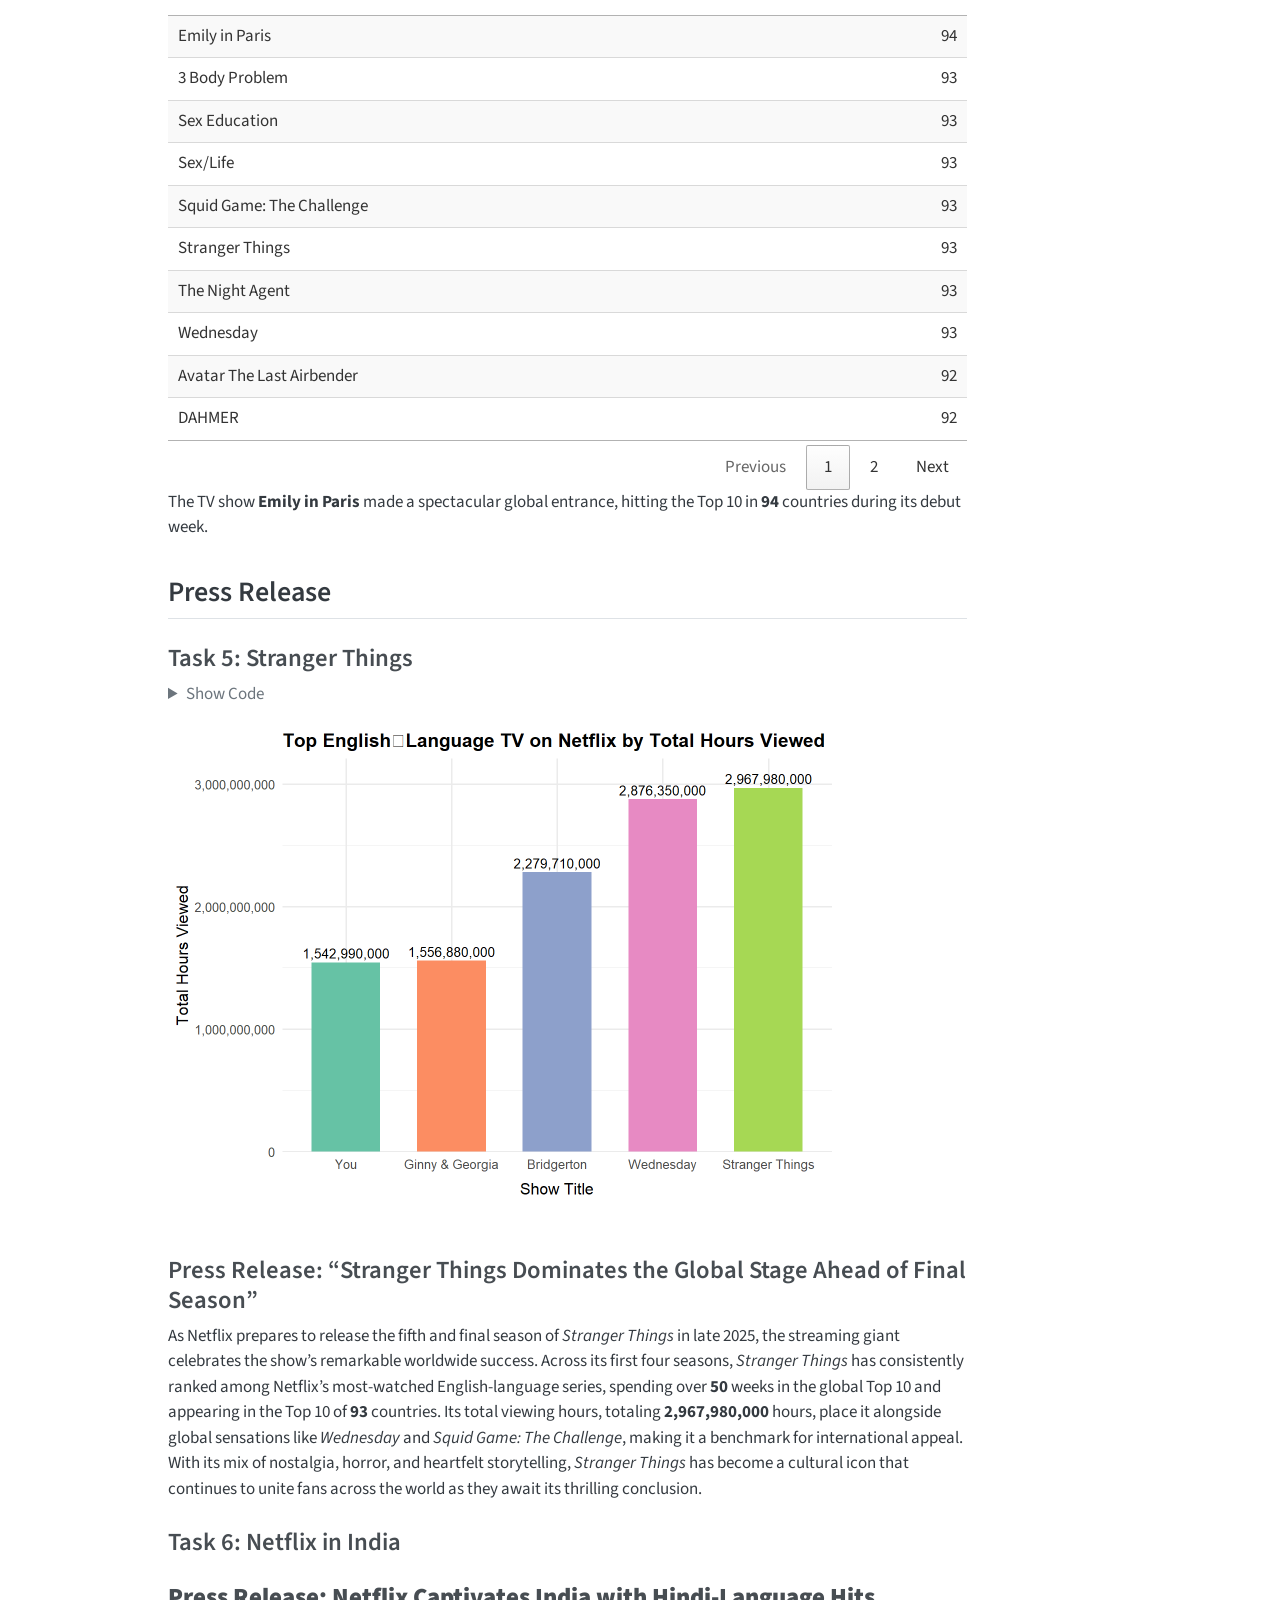
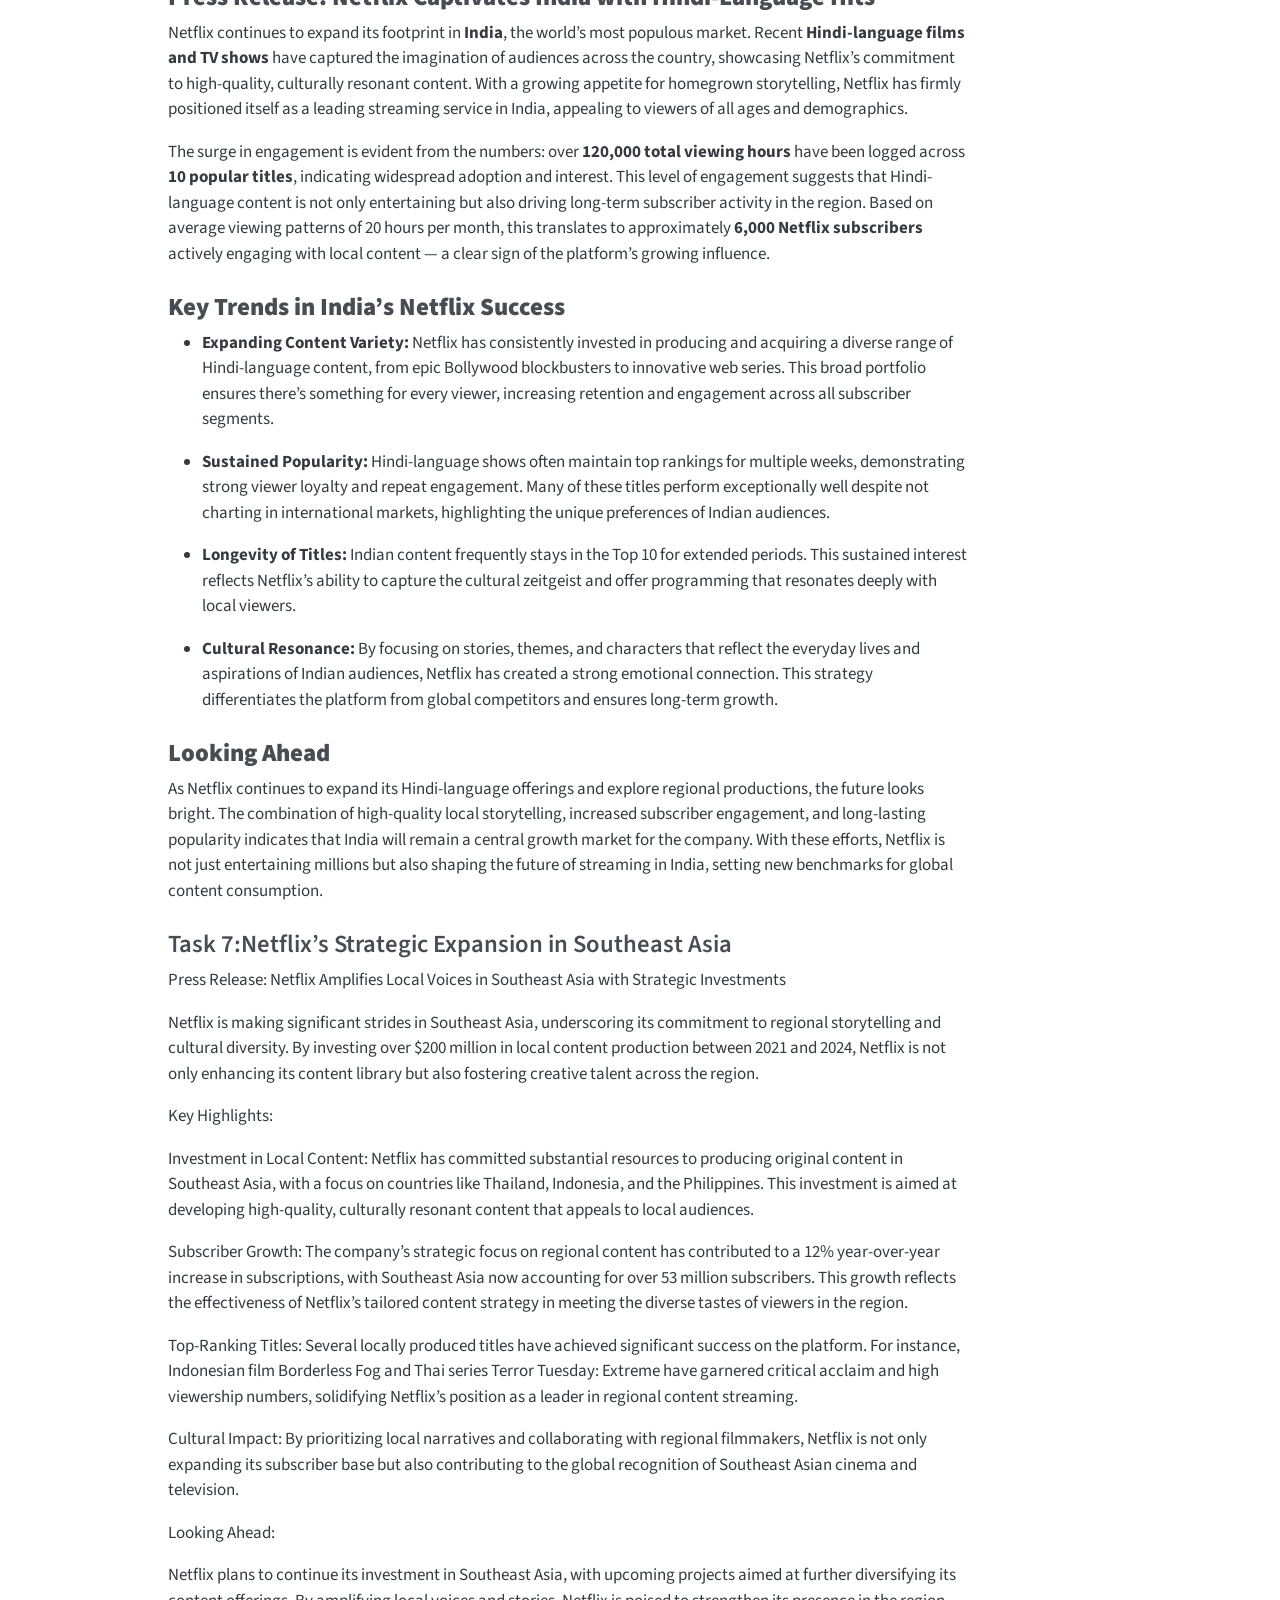
<file: docs/mp01.html>
<!DOCTYPE html>
<html xmlns="http://www.w3.org/1999/xhtml" lang="en" xml:lang="en"><head>

<meta charset="utf-8">
<meta name="generator" content="quarto-1.8.22">

<meta name="viewport" content="width=device-width, initial-scale=1.0, user-scalable=yes">

<meta name="author" content="PAVEN227">

<title>Mini Project #01: Gourmet Cheeseburgers Across the Globe – STA 9750 Submission Material</title>
<style>
code{white-space: pre-wrap;}
span.smallcaps{font-variant: small-caps;}
div.columns{display: flex; gap: min(4vw, 1.5em);}
div.column{flex: auto; overflow-x: auto;}
div.hanging-indent{margin-left: 1.5em; text-indent: -1.5em;}
ul.task-list{list-style: none;}
ul.task-list li input[type="checkbox"] {
  width: 0.8em;
  margin: 0 0.8em 0.2em -1em; /* quarto-specific, see https://github.com/quarto-dev/quarto-cli/issues/4556 */ 
  vertical-align: middle;
}
/* CSS for syntax highlighting */
html { -webkit-text-size-adjust: 100%; }
pre > code.sourceCode { white-space: pre; position: relative; }
pre > code.sourceCode > span { display: inline-block; line-height: 1.25; }
pre > code.sourceCode > span:empty { height: 1.2em; }
.sourceCode { overflow: visible; }
code.sourceCode > span { color: inherit; text-decoration: inherit; }
div.sourceCode { margin: 1em 0; }
pre.sourceCode { margin: 0; }
@media screen {
div.sourceCode { overflow: auto; }
}
@media print {
pre > code.sourceCode { white-space: pre-wrap; }
pre > code.sourceCode > span { text-indent: -5em; padding-left: 5em; }
}
pre.numberSource code
  { counter-reset: source-line 0; }
pre.numberSource code > span
  { position: relative; left: -4em; counter-increment: source-line; }
pre.numberSource code > span > a:first-child::before
  { content: counter(source-line);
    position: relative; left: -1em; text-align: right; vertical-align: baseline;
    border: none; display: inline-block;
    -webkit-touch-callout: none; -webkit-user-select: none;
    -khtml-user-select: none; -moz-user-select: none;
    -ms-user-select: none; user-select: none;
    padding: 0 4px; width: 4em;
  }
pre.numberSource { margin-left: 3em;  padding-left: 4px; }
div.sourceCode
  {   }
@media screen {
pre > code.sourceCode > span > a:first-child::before { text-decoration: underline; }
}
</style>


<script src="site_libs/quarto-nav/quarto-nav.js"></script>
<script src="site_libs/quarto-nav/headroom.min.js"></script>
<script src="site_libs/clipboard/clipboard.min.js"></script>
<script src="site_libs/quarto-search/autocomplete.umd.js"></script>
<script src="site_libs/quarto-search/fuse.min.js"></script>
<script src="site_libs/quarto-search/quarto-search.js"></script>
<meta name="quarto:offset" content="./">
<script src="site_libs/quarto-html/quarto.js" type="module"></script>
<script src="site_libs/quarto-html/tabsets/tabsets.js" type="module"></script>
<script src="site_libs/quarto-html/axe/axe-check.js" type="module"></script>
<script src="site_libs/quarto-html/popper.min.js"></script>
<script src="site_libs/quarto-html/tippy.umd.min.js"></script>
<script src="site_libs/quarto-html/anchor.min.js"></script>
<link href="site_libs/quarto-html/tippy.css" rel="stylesheet">
<link href="site_libs/quarto-html/quarto-syntax-highlighting-cd7454b418030687c631a6a7286fbe16.css" rel="stylesheet" id="quarto-text-highlighting-styles">
<script src="site_libs/bootstrap/bootstrap.min.js"></script>
<link href="site_libs/bootstrap/bootstrap-icons.css" rel="stylesheet">
<link href="site_libs/bootstrap/bootstrap-029b10fc0dc652dab2ec1ac156c1a037.min.css" rel="stylesheet" append-hash="true" id="quarto-bootstrap" data-mode="light">
<script id="quarto-search-options" type="application/json">{
  "location": "navbar",
  "copy-button": false,
  "collapse-after": 3,
  "panel-placement": "end",
  "type": "overlay",
  "limit": 50,
  "keyboard-shortcut": [
    "f",
    "/",
    "s"
  ],
  "show-item-context": false,
  "language": {
    "search-no-results-text": "No results",
    "search-matching-documents-text": "matching documents",
    "search-copy-link-title": "Copy link to search",
    "search-hide-matches-text": "Hide additional matches",
    "search-more-match-text": "more match in this document",
    "search-more-matches-text": "more matches in this document",
    "search-clear-button-title": "Clear",
    "search-text-placeholder": "",
    "search-detached-cancel-button-title": "Cancel",
    "search-submit-button-title": "Submit",
    "search-label": "Search"
  }
}</script>
<link href="site_libs/htmltools-fill-0.5.8.1/fill.css" rel="stylesheet">

<script src="site_libs/htmlwidgets-1.6.4/htmlwidgets.js"></script>

<link href="site_libs/datatables-css-0.0.0/datatables-crosstalk.css" rel="stylesheet">

<script src="site_libs/datatables-binding-0.34.0/datatables.js"></script>

<script src="site_libs/jquery-3.6.0/jquery-3.6.0.min.js"></script>

<link href="site_libs/dt-core-1.13.6/css/jquery.dataTables.min.css" rel="stylesheet">

<link href="site_libs/dt-core-1.13.6/css/jquery.dataTables.extra.css" rel="stylesheet">

<script src="site_libs/dt-core-1.13.6/js/jquery.dataTables.min.js"></script>

<link href="site_libs/crosstalk-1.2.1/css/crosstalk.min.css" rel="stylesheet">

<script src="site_libs/crosstalk-1.2.1/js/crosstalk.min.js"></script>



</head>

<body class="nav-fixed quarto-light">

<div id="quarto-search-results"></div>
  <header id="quarto-header" class="headroom fixed-top">
    <nav class="navbar navbar-expand-lg " data-bs-theme="dark">
      <div class="navbar-container container-fluid">
      <div class="navbar-brand-container mx-auto">
    <a href="./index.html" class="navbar-brand navbar-brand-logo">
    </a>
    <a class="navbar-brand" href="./index.html">
    <span class="navbar-title">STA 9750 Submission Material</span>
    </a>
  </div>
        <div class="quarto-navbar-tools tools-end">
</div>
      </div> <!-- /container-fluid -->
    </nav>
</header>
<!-- content -->
<div id="quarto-content" class="quarto-container page-columns page-rows-contents page-layout-article page-navbar">
<!-- sidebar -->
<!-- margin-sidebar -->
    <div id="quarto-margin-sidebar" class="sidebar margin-sidebar">
        <nav id="TOC" role="doc-toc" class="toc-active">
    <h2 id="toc-title">On this page</h2>
   
  <ul class="collapse">
  <li><a href="#press-release" id="toc-press-release" class="nav-link active" data-scroll-target="#press-release">Press Release</a></li>
  <li><a href="#extra-highlights" id="toc-extra-highlights" class="nav-link" data-scroll-target="#extra-highlights">Extra Highlights</a></li>
  </ul>
</nav>
    </div>
<!-- main -->
<main class="content" id="quarto-document-content">

<header id="title-block-header" class="quarto-title-block default">
<div class="quarto-title">
<h1 class="title">Mini Project #01: Gourmet Cheeseburgers Across the Globe</h1>
</div>



<div class="quarto-title-meta">

    <div>
    <div class="quarto-title-meta-heading">Author</div>
    <div class="quarto-title-meta-contents">
             <p>PAVEN227 </p>
          </div>
  </div>
    
  
    
  </div>
  


</header>


<section id="summary" class="level3">
<h3 class="anchored" data-anchor-id="summary">Summary</h3>
<p>This project examines Netflix’s Top 10 datasets to analyze global and regional streaming trends. Data were collected from Netflix’s TuDum website, which tracks weekly rankings and total viewing hours for films and TV shows across multiple countries. The analysis focuses on identifying patterns in audience engagement, highlighting the most popular titles, and comparing performance across regions and time periods. By exploring these datasets, the project provides insights into global viewing preferences, content longevity, and the growing influence of international productions on Netflix’s platform.</p>
<div class="cell">
<details class="code-fold">
<summary>Show Code</summary>
<div class="code-copy-outer-scaffold"><div class="sourceCode cell-code" id="cb1"><pre class="sourceCode r code-with-copy"><code class="sourceCode r"><span id="cb1-1"><a href="#cb1-1" aria-hidden="true" tabindex="-1"></a><span class="co"># Global options</span></span>
<span id="cb1-2"><a href="#cb1-2" aria-hidden="true" tabindex="-1"></a><span class="fu">options</span>(<span class="at">scipen =</span> <span class="dv">999</span>)  <span class="co"># avoid scientific notation</span></span>
<span id="cb1-3"><a href="#cb1-3" aria-hidden="true" tabindex="-1"></a></span>
<span id="cb1-4"><a href="#cb1-4" aria-hidden="true" tabindex="-1"></a><span class="co"># Load libraries</span></span>
<span id="cb1-5"><a href="#cb1-5" aria-hidden="true" tabindex="-1"></a><span class="fu">library</span>(tidyverse)</span>
<span id="cb1-6"><a href="#cb1-6" aria-hidden="true" tabindex="-1"></a><span class="fu">library</span>(readr)</span>
<span id="cb1-7"><a href="#cb1-7" aria-hidden="true" tabindex="-1"></a><span class="fu">library</span>(DT)</span>
<span id="cb1-8"><a href="#cb1-8" aria-hidden="true" tabindex="-1"></a><span class="fu">library</span>(lubridate)</span>
<span id="cb1-9"><a href="#cb1-9" aria-hidden="true" tabindex="-1"></a><span class="fu">library</span>(stringr)</span>
<span id="cb1-10"><a href="#cb1-10" aria-hidden="true" tabindex="-1"></a></span>
<span id="cb1-11"><a href="#cb1-11" aria-hidden="true" tabindex="-1"></a><span class="co"># Create data directory</span></span>
<span id="cb1-12"><a href="#cb1-12" aria-hidden="true" tabindex="-1"></a><span class="cf">if</span>(<span class="sc">!</span><span class="fu">dir.exists</span>(<span class="fu">file.path</span>(<span class="st">"data"</span>, <span class="st">"mp01"</span>))){</span>
<span id="cb1-13"><a href="#cb1-13" aria-hidden="true" tabindex="-1"></a>    <span class="fu">dir.create</span>(<span class="fu">file.path</span>(<span class="st">"data"</span>, <span class="st">"mp01"</span>), <span class="at">showWarnings=</span><span class="cn">FALSE</span>, <span class="at">recursive=</span><span class="cn">TRUE</span>)</span>
<span id="cb1-14"><a href="#cb1-14" aria-hidden="true" tabindex="-1"></a>}</span>
<span id="cb1-15"><a href="#cb1-15" aria-hidden="true" tabindex="-1"></a></span>
<span id="cb1-16"><a href="#cb1-16" aria-hidden="true" tabindex="-1"></a><span class="co"># Download GLOBAL data</span></span>
<span id="cb1-17"><a href="#cb1-17" aria-hidden="true" tabindex="-1"></a>GLOBAL_TOP_10_FILENAME <span class="ot">&lt;-</span> <span class="fu">file.path</span>(<span class="st">"data"</span>, <span class="st">"mp01"</span>, <span class="st">"global_top10_alltime.csv"</span>)</span>
<span id="cb1-18"><a href="#cb1-18" aria-hidden="true" tabindex="-1"></a><span class="cf">if</span>(<span class="sc">!</span><span class="fu">file.exists</span>(GLOBAL_TOP_10_FILENAME)){</span>
<span id="cb1-19"><a href="#cb1-19" aria-hidden="true" tabindex="-1"></a>    <span class="fu">download.file</span>(<span class="st">"https://www.netflix.com/tudum/top10/data/all-weeks-global.tsv"</span>, </span>
<span id="cb1-20"><a href="#cb1-20" aria-hidden="true" tabindex="-1"></a>                  <span class="at">destfile=</span>GLOBAL_TOP_10_FILENAME)</span>
<span id="cb1-21"><a href="#cb1-21" aria-hidden="true" tabindex="-1"></a>}</span>
<span id="cb1-22"><a href="#cb1-22" aria-hidden="true" tabindex="-1"></a></span>
<span id="cb1-23"><a href="#cb1-23" aria-hidden="true" tabindex="-1"></a><span class="co"># Download COUNTRY data</span></span>
<span id="cb1-24"><a href="#cb1-24" aria-hidden="true" tabindex="-1"></a>COUNTRY_TOP_10_FILENAME <span class="ot">&lt;-</span> <span class="fu">file.path</span>(<span class="st">"data"</span>, <span class="st">"mp01"</span>, <span class="st">"country_top10_alltime.csv"</span>)</span>
<span id="cb1-25"><a href="#cb1-25" aria-hidden="true" tabindex="-1"></a><span class="cf">if</span>(<span class="sc">!</span><span class="fu">file.exists</span>(COUNTRY_TOP_10_FILENAME)){</span>
<span id="cb1-26"><a href="#cb1-26" aria-hidden="true" tabindex="-1"></a>    <span class="fu">download.file</span>(<span class="st">"https://www.netflix.com/tudum/top10/data/all-weeks-countries.tsv"</span>, </span>
<span id="cb1-27"><a href="#cb1-27" aria-hidden="true" tabindex="-1"></a>                  <span class="at">destfile=</span>COUNTRY_TOP_10_FILENAME)</span>
<span id="cb1-28"><a href="#cb1-28" aria-hidden="true" tabindex="-1"></a>}</span>
<span id="cb1-29"><a href="#cb1-29" aria-hidden="true" tabindex="-1"></a></span>
<span id="cb1-30"><a href="#cb1-30" aria-hidden="true" tabindex="-1"></a><span class="co"># Import BOTH datasets</span></span>
<span id="cb1-31"><a href="#cb1-31" aria-hidden="true" tabindex="-1"></a>GLOBAL_TOP_10 <span class="ot">&lt;-</span> <span class="fu">read_tsv</span>(GLOBAL_TOP_10_FILENAME)</span>
<span id="cb1-32"><a href="#cb1-32" aria-hidden="true" tabindex="-1"></a>COUNTRY_TOP_10 <span class="ot">&lt;-</span> <span class="fu">read_tsv</span>(COUNTRY_TOP_10_FILENAME, <span class="at">na =</span> <span class="st">"N/A"</span>)</span></code></pre></div><button title="Copy to Clipboard" class="code-copy-button"><i class="bi"></i></button></div>
</details>
</div>
</section>
<section id="acquire-data-from-the-website" class="level3">
<h3 class="anchored" data-anchor-id="acquire-data-from-the-website">Acquire data from the website</h3>
<p>Data was acquired from Netflix’s TuDum Top 10 website, capturing weekly rankings and viewership of the most popular shows and films globally and by country.</p>
<div class="cell">
<details class="code-fold">
<summary>Show Code</summary>
<div class="code-copy-outer-scaffold"><div class="sourceCode cell-code" id="cb2"><pre class="sourceCode r code-with-copy"><code class="sourceCode r"><span id="cb2-1"><a href="#cb2-1" aria-hidden="true" tabindex="-1"></a><span class="co"># Create folder if needed</span></span>
<span id="cb2-2"><a href="#cb2-2" aria-hidden="true" tabindex="-1"></a><span class="cf">if</span> (<span class="sc">!</span><span class="fu">dir.exists</span>(<span class="fu">file.path</span>(<span class="st">"data"</span>,<span class="st">"mp01"</span>))) {</span>
<span id="cb2-3"><a href="#cb2-3" aria-hidden="true" tabindex="-1"></a>  <span class="fu">dir.create</span>(<span class="fu">file.path</span>(<span class="st">"data"</span>,<span class="st">"mp01"</span>), <span class="at">recursive =</span> <span class="cn">TRUE</span>, <span class="at">showWarnings =</span> <span class="cn">FALSE</span>)</span>
<span id="cb2-4"><a href="#cb2-4" aria-hidden="true" tabindex="-1"></a>}</span>
<span id="cb2-5"><a href="#cb2-5" aria-hidden="true" tabindex="-1"></a></span>
<span id="cb2-6"><a href="#cb2-6" aria-hidden="true" tabindex="-1"></a><span class="co"># Paths</span></span>
<span id="cb2-7"><a href="#cb2-7" aria-hidden="true" tabindex="-1"></a>GLOBAL_TOP_10_FILENAME  <span class="ot">&lt;-</span> <span class="fu">file.path</span>(<span class="st">"data"</span>,<span class="st">"mp01"</span>,<span class="st">"global_top10_alltime.csv"</span>)</span>
<span id="cb2-8"><a href="#cb2-8" aria-hidden="true" tabindex="-1"></a>COUNTRY_TOP_10_FILENAME <span class="ot">&lt;-</span> <span class="fu">file.path</span>(<span class="st">"data"</span>,<span class="st">"mp01"</span>,<span class="st">"country_top10_alltime.csv"</span>)</span>
<span id="cb2-9"><a href="#cb2-9" aria-hidden="true" tabindex="-1"></a></span>
<span id="cb2-10"><a href="#cb2-10" aria-hidden="true" tabindex="-1"></a><span class="co"># Download if missing</span></span>
<span id="cb2-11"><a href="#cb2-11" aria-hidden="true" tabindex="-1"></a><span class="cf">if</span> (<span class="sc">!</span><span class="fu">file.exists</span>(GLOBAL_TOP_10_FILENAME)) {</span>
<span id="cb2-12"><a href="#cb2-12" aria-hidden="true" tabindex="-1"></a>  <span class="fu">download.file</span>(<span class="st">"https://www.netflix.com/tudum/top10/data/all-weeks-global.tsv"</span>,</span>
<span id="cb2-13"><a href="#cb2-13" aria-hidden="true" tabindex="-1"></a>                <span class="at">destfile =</span> GLOBAL_TOP_10_FILENAME, <span class="at">mode =</span> <span class="st">"wb"</span>, <span class="at">quiet =</span> <span class="cn">TRUE</span>)</span>
<span id="cb2-14"><a href="#cb2-14" aria-hidden="true" tabindex="-1"></a>}</span>
<span id="cb2-15"><a href="#cb2-15" aria-hidden="true" tabindex="-1"></a><span class="cf">if</span> (<span class="sc">!</span><span class="fu">file.exists</span>(COUNTRY_TOP_10_FILENAME)) {</span>
<span id="cb2-16"><a href="#cb2-16" aria-hidden="true" tabindex="-1"></a>  <span class="fu">download.file</span>(<span class="st">"https://www.netflix.com/tudum/top10/data/all-weeks-countries.tsv"</span>,</span>
<span id="cb2-17"><a href="#cb2-17" aria-hidden="true" tabindex="-1"></a>                <span class="at">destfile =</span> COUNTRY_TOP_10_FILENAME, <span class="at">mode =</span> <span class="st">"wb"</span>, <span class="at">quiet =</span> <span class="cn">TRUE</span>)</span>
<span id="cb2-18"><a href="#cb2-18" aria-hidden="true" tabindex="-1"></a>}</span>
<span id="cb2-19"><a href="#cb2-19" aria-hidden="true" tabindex="-1"></a></span>
<span id="cb2-20"><a href="#cb2-20" aria-hidden="true" tabindex="-1"></a><span class="co"># Read (quiet)</span></span>
<span id="cb2-21"><a href="#cb2-21" aria-hidden="true" tabindex="-1"></a>GLOBAL_TOP_10  <span class="ot">&lt;-</span> readr<span class="sc">::</span><span class="fu">read_tsv</span>(GLOBAL_TOP_10_FILENAME,  <span class="at">show_col_types =</span> <span class="cn">FALSE</span>)</span>
<span id="cb2-22"><a href="#cb2-22" aria-hidden="true" tabindex="-1"></a>COUNTRY_TOP_10 <span class="ot">&lt;-</span> readr<span class="sc">::</span><span class="fu">read_tsv</span>(COUNTRY_TOP_10_FILENAME, <span class="at">show_col_types =</span> <span class="cn">FALSE</span>)</span></code></pre></div><button title="Copy to Clipboard" class="code-copy-button"><i class="bi"></i></button></div>
</details>
</div>
</section>
<section id="importing-data-into-r-for-analysis" class="level3">
<h3 class="anchored" data-anchor-id="importing-data-into-r-for-analysis">Importing Data into R for Analysis</h3>
<p>The downloaded TSV files from Netflix’s TuDum Top 10 were imported into R for analysis, enabling exploration and manipulation of weekly rankings, viewership, and other key metrics.</p>
<div class="cell">
<details class="code-fold">
<summary>Show Code</summary>
<div class="code-copy-outer-scaffold"><div class="sourceCode cell-code" id="cb3"><pre class="sourceCode r code-with-copy"><code class="sourceCode r"><span id="cb3-1"><a href="#cb3-1" aria-hidden="true" tabindex="-1"></a><span class="cf">if</span>(<span class="sc">!</span><span class="fu">require</span>(<span class="st">"tidyverse"</span>)) <span class="fu">install.packages</span>(<span class="st">"tidyverse"</span>)</span>
<span id="cb3-2"><a href="#cb3-2" aria-hidden="true" tabindex="-1"></a><span class="fu">library</span>(readr)</span>
<span id="cb3-3"><a href="#cb3-3" aria-hidden="true" tabindex="-1"></a><span class="fu">library</span>(dplyr)</span>
<span id="cb3-4"><a href="#cb3-4" aria-hidden="true" tabindex="-1"></a>GLOBAL_TOP_10 <span class="ot">&lt;-</span> <span class="fu">read_tsv</span>(GLOBAL_TOP_10_FILENAME)</span></code></pre></div><button title="Copy to Clipboard" class="code-copy-button"><i class="bi"></i></button></div>
</details>
</div>
<div class="cell">
<details class="code-fold">
<summary>Show Code</summary>
<div class="code-copy-outer-scaffold"><div class="sourceCode cell-code" id="cb4"><pre class="sourceCode r code-with-copy"><code class="sourceCode r"><span id="cb4-1"><a href="#cb4-1" aria-hidden="true" tabindex="-1"></a><span class="fu">str</span>(GLOBAL_TOP_10)</span></code></pre></div><button title="Copy to Clipboard" class="code-copy-button"><i class="bi"></i></button></div>
</details>
<div class="cell-output cell-output-stdout">
<pre><code>spc_tbl_ [8,880 × 9] (S3: spec_tbl_df/tbl_df/tbl/data.frame)
 $ week                      : Date[1:8880], format: "2025-09-28" "2025-09-28" ...
 $ category                  : chr [1:8880] "Films (English)" "Films (English)" "Films (English)" "Films (English)" ...
 $ weekly_rank               : num [1:8880] 1 2 3 4 5 6 7 8 9 10 ...
 $ show_title                : chr [1:8880] "KPop Demon Hunters" "Ruth &amp; Boaz" "The Wrong Paris" "Man on Fire" ...
 $ season_title              : chr [1:8880] "N/A" "N/A" "N/A" "N/A" ...
 $ weekly_hours_viewed       : num [1:8880] 32200000 15900000 13500000 15700000 11200000 8400000 6800000 6200000 4900000 8400000 ...
 $ runtime                   : num [1:8880] 1.67 1.55 1.78 2.43 1.83 ...
 $ weekly_views              : num [1:8880] 19300000 10300000 7600000 6500000 6100000 4900000 3600000 3200000 3200000 2800000 ...
 $ cumulative_weeks_in_top_10: num [1:8880] 15 1 3 5 2 1 1 1 1 3 ...
 - attr(*, "spec")=
  .. cols(
  ..   week = col_date(format = ""),
  ..   category = col_character(),
  ..   weekly_rank = col_double(),
  ..   show_title = col_character(),
  ..   season_title = col_character(),
  ..   weekly_hours_viewed = col_double(),
  ..   runtime = col_double(),
  ..   weekly_views = col_double(),
  ..   cumulative_weeks_in_top_10 = col_double()
  .. )
 - attr(*, "problems")=&lt;externalptr&gt; </code></pre>
</div>
</div>
<div class="cell">
<details class="code-fold">
<summary>Show Code</summary>
<div class="code-copy-outer-scaffold"><div class="sourceCode cell-code" id="cb6"><pre class="sourceCode r code-with-copy"><code class="sourceCode r"><span id="cb6-1"><a href="#cb6-1" aria-hidden="true" tabindex="-1"></a><span class="fu">glimpse</span>(GLOBAL_TOP_10)</span></code></pre></div><button title="Copy to Clipboard" class="code-copy-button"><i class="bi"></i></button></div>
</details>
<div class="cell-output cell-output-stdout">
<pre><code>Rows: 8,880
Columns: 9
$ week                       &lt;date&gt; 2025-09-28, 2025-09-28, 2025-09-28, 2025-0…
$ category                   &lt;chr&gt; "Films (English)", "Films (English)", "Film…
$ weekly_rank                &lt;dbl&gt; 1, 2, 3, 4, 5, 6, 7, 8, 9, 10, 1, 2, 3, 4, …
$ show_title                 &lt;chr&gt; "KPop Demon Hunters", "Ruth &amp; Boaz", "The W…
$ season_title               &lt;chr&gt; "N/A", "N/A", "N/A", "N/A", "N/A", "N/A", "…
$ weekly_hours_viewed        &lt;dbl&gt; 32200000, 15900000, 13500000, 15700000, 112…
$ runtime                    &lt;dbl&gt; 1.6667, 1.5500, 1.7833, 2.4333, 1.8333, 1.7…
$ weekly_views               &lt;dbl&gt; 19300000, 10300000, 7600000, 6500000, 61000…
$ cumulative_weeks_in_top_10 &lt;dbl&gt; 15, 1, 3, 5, 2, 1, 1, 1, 1, 3, 2, 1, 1, 2, …</code></pre>
</div>
</div>
</section>
<section id="data-cleaning-dealing-with-missing-values" class="level3">
<h3 class="anchored" data-anchor-id="data-cleaning-dealing-with-missing-values">Data Cleaning &amp; dealing with missing values</h3>
<div class="cell">
<details class="code-fold">
<summary>Show Code</summary>
<div class="code-copy-outer-scaffold"><div class="sourceCode cell-code" id="cb8"><pre class="sourceCode r code-with-copy"><code class="sourceCode r"><span id="cb8-1"><a href="#cb8-1" aria-hidden="true" tabindex="-1"></a>GLOBAL_TOP_10 <span class="ot">&lt;-</span> GLOBAL_TOP_10 <span class="sc">|&gt;</span></span>
<span id="cb8-2"><a href="#cb8-2" aria-hidden="true" tabindex="-1"></a>    <span class="fu">mutate</span>(<span class="at">season_title =</span> <span class="fu">if_else</span>(season_title <span class="sc">==</span> <span class="st">"N/A"</span>, <span class="cn">NA_character_</span>, season_title))</span>
<span id="cb8-3"><a href="#cb8-3" aria-hidden="true" tabindex="-1"></a></span>
<span id="cb8-4"><a href="#cb8-4" aria-hidden="true" tabindex="-1"></a><span class="fu">glimpse</span>(GLOBAL_TOP_10)</span></code></pre></div><button title="Copy to Clipboard" class="code-copy-button"><i class="bi"></i></button></div>
</details>
<div class="cell-output cell-output-stdout">
<pre><code>Rows: 8,880
Columns: 9
$ week                       &lt;date&gt; 2025-09-28, 2025-09-28, 2025-09-28, 2025-0…
$ category                   &lt;chr&gt; "Films (English)", "Films (English)", "Film…
$ weekly_rank                &lt;dbl&gt; 1, 2, 3, 4, 5, 6, 7, 8, 9, 10, 1, 2, 3, 4, …
$ show_title                 &lt;chr&gt; "KPop Demon Hunters", "Ruth &amp; Boaz", "The W…
$ season_title               &lt;chr&gt; NA, NA, NA, NA, NA, NA, NA, NA, NA, "aka Ch…
$ weekly_hours_viewed        &lt;dbl&gt; 32200000, 15900000, 13500000, 15700000, 112…
$ runtime                    &lt;dbl&gt; 1.6667, 1.5500, 1.7833, 2.4333, 1.8333, 1.7…
$ weekly_views               &lt;dbl&gt; 19300000, 10300000, 7600000, 6500000, 61000…
$ cumulative_weeks_in_top_10 &lt;dbl&gt; 15, 1, 3, 5, 2, 1, 1, 1, 1, 3, 2, 1, 1, 2, …</code></pre>
</div>
</div>
</section>
<section id="initial-data-exploration" class="level3">
<h3 class="anchored" data-anchor-id="initial-data-exploration">Initial Data Exploration</h3>
<p>This step involves preparing the data for analysis by cleaning and transforming it. Key tasks include formatting column names, identifying unique values, and converting units to make the dataset structured, consistent, and easier to work with. #### Leveraging the DT Package for Enhanced Table Readability</p>
<div class="cell">
<details class="code-fold">
<summary>Show Code</summary>
<div class="code-copy-outer-scaffold"><div class="sourceCode cell-code" id="cb10"><pre class="sourceCode r code-with-copy"><code class="sourceCode r"><span id="cb10-1"><a href="#cb10-1" aria-hidden="true" tabindex="-1"></a><span class="cf">if</span>(<span class="sc">!</span><span class="fu">require</span>(<span class="st">"DT"</span>)) <span class="fu">install.packages</span>(<span class="st">"DT"</span>) <span class="co"># installing DT package</span></span>
<span id="cb10-2"><a href="#cb10-2" aria-hidden="true" tabindex="-1"></a><span class="fu">library</span>(DT)</span>
<span id="cb10-3"><a href="#cb10-3" aria-hidden="true" tabindex="-1"></a>GLOBAL_TOP_10 <span class="sc">|&gt;</span> </span>
<span id="cb10-4"><a href="#cb10-4" aria-hidden="true" tabindex="-1"></a>    <span class="fu">head</span>(<span class="at">n=</span><span class="dv">20</span>) <span class="sc">|&gt;</span>                         <span class="co"># display first 20 records only</span></span>
<span id="cb10-5"><a href="#cb10-5" aria-hidden="true" tabindex="-1"></a>    <span class="fu">datatable</span>(<span class="at">options=</span><span class="fu">list</span>(<span class="at">searching=</span><span class="cn">FALSE</span>, <span class="at">info=</span><span class="cn">FALSE</span>)) <span class="co">#datatable() function is used to convert these 20 records into an interactive table (better styling with ability to scroll and sort the data)</span></span></code></pre></div><button title="Copy to Clipboard" class="code-copy-button"><i class="bi"></i></button></div>
</details>
<div class="cell-output-display">
<div class="datatables html-widget html-fill-item" id="htmlwidget-243d25598eb09091b193" style="width:100%;height:auto;"></div>
<script type="application/json" data-for="htmlwidget-243d25598eb09091b193">{"x":{"filter":"none","vertical":false,"data":[["1","2","3","4","5","6","7","8","9","10","11","12","13","14","15","16","17","18","19","20"],["2025-09-28","2025-09-28","2025-09-28","2025-09-28","2025-09-28","2025-09-28","2025-09-28","2025-09-28","2025-09-28","2025-09-28","2025-09-28","2025-09-28","2025-09-28","2025-09-28","2025-09-28","2025-09-28","2025-09-28","2025-09-28","2025-09-28","2025-09-28"],["Films (English)","Films (English)","Films (English)","Films (English)","Films (English)","Films (English)","Films (English)","Films (English)","Films (English)","Films (English)","Films (Non-English)","Films (Non-English)","Films (Non-English)","Films (Non-English)","Films (Non-English)","Films (Non-English)","Films (Non-English)","Films (Non-English)","Films (Non-English)","Films (Non-English)"],[1,2,3,4,5,6,7,8,9,10,1,2,3,4,5,6,7,8,9,10],["KPop Demon Hunters","Ruth &amp; Boaz","The Wrong Paris","Man on Fire","Sonic the Hedgehog 3","Seventh Son","San Andreas","28 Years Later","The Curse of La Llorona","aka Charlie Sheen","She Said Maybe","French Lover","Mantis","Mahavatar Narsimha","Son of Sardaar 2","Fall for Me","Saiyaara","A Bright Lawyer","Dhadak 2","Love Untangled"],[null,null,null,null,null,null,null,null,null,"aka Charlie Sheen: Season 1",null,null,null,null,null,null,null,null,null,null],[32200000,15900000,13500000,15700000,11200000,8400000,6800000,6200000,4900000,8400000,15800000,16400000,13200000,6600000,4700000,2800000,3700000,2200000,3200000,2700000],[1.6667,1.55,1.7833,2.4333,1.8333,1.7,1.9,1.9167,1.55,3.0333,1.7833,2.0333,1.8833,2.1833,2.4167,1.75,2.5,1.6167,2.3833,2.0167],[19300000,10300000,7600000,6500000,6100000,4900000,3600000,3200000,3200000,2800000,8900000,8100000,7000000,3000000,1900000,1600000,1500000,1400000,1300000,1300000],[15,1,3,5,2,1,1,1,1,3,2,1,1,2,1,6,3,2,1,5]],"container":"<table class=\"display\">\n  <thead>\n    <tr>\n      <th> <\/th>\n      <th>week<\/th>\n      <th>category<\/th>\n      <th>weekly_rank<\/th>\n      <th>show_title<\/th>\n      <th>season_title<\/th>\n      <th>weekly_hours_viewed<\/th>\n      <th>runtime<\/th>\n      <th>weekly_views<\/th>\n      <th>cumulative_weeks_in_top_10<\/th>\n    <\/tr>\n  <\/thead>\n<\/table>","options":{"searching":false,"info":false,"columnDefs":[{"className":"dt-right","targets":[3,6,7,8,9]},{"orderable":false,"targets":0},{"name":" ","targets":0},{"name":"week","targets":1},{"name":"category","targets":2},{"name":"weekly_rank","targets":3},{"name":"show_title","targets":4},{"name":"season_title","targets":5},{"name":"weekly_hours_viewed","targets":6},{"name":"runtime","targets":7},{"name":"weekly_views","targets":8},{"name":"cumulative_weeks_in_top_10","targets":9}],"order":[],"autoWidth":false,"orderClasses":false}},"evals":[],"jsHooks":[]}</script>
</div>
</div>
<div class="cell">
<details class="code-fold">
<summary>Show Code</summary>
<div class="code-copy-outer-scaffold"><div class="sourceCode cell-code" id="cb11"><pre class="sourceCode r code-with-copy"><code class="sourceCode r"><span id="cb11-1"><a href="#cb11-1" aria-hidden="true" tabindex="-1"></a>COUNTRY_TOP_10 <span class="sc">|&gt;</span> </span>
<span id="cb11-2"><a href="#cb11-2" aria-hidden="true" tabindex="-1"></a>    <span class="fu">head</span>(<span class="at">n=</span><span class="dv">20</span>) <span class="sc">|&gt;</span>                         <span class="co"># display first 20 records only</span></span>
<span id="cb11-3"><a href="#cb11-3" aria-hidden="true" tabindex="-1"></a>    <span class="fu">datatable</span>(<span class="at">options=</span><span class="fu">list</span>(<span class="at">searching=</span><span class="cn">FALSE</span>, <span class="at">info=</span><span class="cn">FALSE</span>))</span></code></pre></div><button title="Copy to Clipboard" class="code-copy-button"><i class="bi"></i></button></div>
</details>
<div class="cell-output-display">
<div class="datatables html-widget html-fill-item" id="htmlwidget-6173238bb61ce3331418" style="width:100%;height:auto;"></div>
<script type="application/json" data-for="htmlwidget-6173238bb61ce3331418">{"x":{"filter":"none","vertical":false,"data":[["1","2","3","4","5","6","7","8","9","10","11","12","13","14","15","16","17","18","19","20"],["Argentina","Argentina","Argentina","Argentina","Argentina","Argentina","Argentina","Argentina","Argentina","Argentina","Argentina","Argentina","Argentina","Argentina","Argentina","Argentina","Argentina","Argentina","Argentina","Argentina"],["AR","AR","AR","AR","AR","AR","AR","AR","AR","AR","AR","AR","AR","AR","AR","AR","AR","AR","AR","AR"],["2025-09-28","2025-09-28","2025-09-28","2025-09-28","2025-09-28","2025-09-28","2025-09-28","2025-09-28","2025-09-28","2025-09-28","2025-09-28","2025-09-28","2025-09-28","2025-09-28","2025-09-28","2025-09-28","2025-09-28","2025-09-28","2025-09-28","2025-09-28"],["Films","Films","Films","Films","Films","Films","Films","Films","Films","Films","TV","TV","TV","TV","TV","TV","TV","TV","TV","TV"],[1,2,3,4,5,6,7,8,9,10,1,2,3,4,5,6,7,8,9,10],["Sonic the Hedgehog 3","KPop Demon Hunters","French Lover","She Said Maybe","The Curse of La Llorona","Ruth &amp; Boaz","The Mule","Man on Fire","Seventh Son","War Dogs","Billionaires' Bunker","Wayward","The Guest","House of Guinness","Black Rabbit","Alice in Borderland","Bon Appétit, Your Majesty","Wednesday","Maledictions","Two Graves"],[null,null,null,null,null,null,null,null,null,null,"Billionaires' Bunker: Season 1","Wayward: Limited Series","The Guest: Season 1","House of Guinness: Season 1","Black Rabbit: Limited Series","Alice in Borderland: Season 3","Bon Appétit, Your Majesty: Limited Series","Wednesday: Season 2","Maledictions: Limited Series","Two Graves: Limited Series"],[2,15,1,2,1,1,2,5,1,2,2,1,1,1,2,1,5,8,3,5]],"container":"<table class=\"display\">\n  <thead>\n    <tr>\n      <th> <\/th>\n      <th>country_name<\/th>\n      <th>country_iso2<\/th>\n      <th>week<\/th>\n      <th>category<\/th>\n      <th>weekly_rank<\/th>\n      <th>show_title<\/th>\n      <th>season_title<\/th>\n      <th>cumulative_weeks_in_top_10<\/th>\n    <\/tr>\n  <\/thead>\n<\/table>","options":{"searching":false,"info":false,"columnDefs":[{"className":"dt-right","targets":[5,8]},{"orderable":false,"targets":0},{"name":" ","targets":0},{"name":"country_name","targets":1},{"name":"country_iso2","targets":2},{"name":"week","targets":3},{"name":"category","targets":4},{"name":"weekly_rank","targets":5},{"name":"show_title","targets":6},{"name":"season_title","targets":7},{"name":"cumulative_weeks_in_top_10","targets":8}],"order":[],"autoWidth":false,"orderClasses":false}},"evals":[],"jsHooks":[]}</script>
</div>
</div>
<p>Formatting tables for clean column names and formatted number</p>
<div class="cell">
<details class="code-fold">
<summary>Show Code</summary>
<div class="code-copy-outer-scaffold"><div class="sourceCode cell-code" id="cb12"><pre class="sourceCode r code-with-copy"><code class="sourceCode r"><span id="cb12-1"><a href="#cb12-1" aria-hidden="true" tabindex="-1"></a><span class="fu">library</span>(stringr)</span>
<span id="cb12-2"><a href="#cb12-2" aria-hidden="true" tabindex="-1"></a>format_titles <span class="ot">&lt;-</span> <span class="cf">function</span>(df){</span>
<span id="cb12-3"><a href="#cb12-3" aria-hidden="true" tabindex="-1"></a>    <span class="fu">colnames</span>(df) <span class="ot">&lt;-</span> <span class="fu">str_replace_all</span>(<span class="fu">colnames</span>(df), <span class="st">"_"</span>, <span class="st">" "</span>) <span class="sc">|&gt;</span> <span class="fu">str_to_title</span>() <span class="co"># converting column names to Title Case</span></span>
<span id="cb12-4"><a href="#cb12-4" aria-hidden="true" tabindex="-1"></a>    df</span>
<span id="cb12-5"><a href="#cb12-5" aria-hidden="true" tabindex="-1"></a>}</span>
<span id="cb12-6"><a href="#cb12-6" aria-hidden="true" tabindex="-1"></a></span>
<span id="cb12-7"><a href="#cb12-7" aria-hidden="true" tabindex="-1"></a>GLOBAL_TOP_10 <span class="sc">|&gt;</span> </span>
<span id="cb12-8"><a href="#cb12-8" aria-hidden="true" tabindex="-1"></a>    <span class="fu">format_titles</span>() <span class="sc">|&gt;</span></span>
<span id="cb12-9"><a href="#cb12-9" aria-hidden="true" tabindex="-1"></a>    <span class="fu">head</span>(<span class="at">n=</span><span class="dv">20</span>) <span class="sc">|&gt;</span></span>
<span id="cb12-10"><a href="#cb12-10" aria-hidden="true" tabindex="-1"></a>    <span class="fu">datatable</span>(<span class="at">options=</span><span class="fu">list</span>(<span class="at">searching=</span><span class="cn">FALSE</span>, <span class="at">info=</span><span class="cn">FALSE</span>)) <span class="sc">|&gt;</span></span>
<span id="cb12-11"><a href="#cb12-11" aria-hidden="true" tabindex="-1"></a>    <span class="fu">formatRound</span>(<span class="fu">c</span>(<span class="st">'Weekly Hours Viewed'</span>, <span class="st">'Weekly Views'</span>)) <span class="co"># formatting large numbers with comma separation and rounding</span></span></code></pre></div><button title="Copy to Clipboard" class="code-copy-button"><i class="bi"></i></button></div>
</details>
<div class="cell-output-display">
<div class="datatables html-widget html-fill-item" id="htmlwidget-8eced18b1dc1a9eeabcb" style="width:100%;height:auto;"></div>
<script type="application/json" data-for="htmlwidget-8eced18b1dc1a9eeabcb">{"x":{"filter":"none","vertical":false,"data":[["1","2","3","4","5","6","7","8","9","10","11","12","13","14","15","16","17","18","19","20"],["2025-09-28","2025-09-28","2025-09-28","2025-09-28","2025-09-28","2025-09-28","2025-09-28","2025-09-28","2025-09-28","2025-09-28","2025-09-28","2025-09-28","2025-09-28","2025-09-28","2025-09-28","2025-09-28","2025-09-28","2025-09-28","2025-09-28","2025-09-28"],["Films (English)","Films (English)","Films (English)","Films (English)","Films (English)","Films (English)","Films (English)","Films (English)","Films (English)","Films (English)","Films (Non-English)","Films (Non-English)","Films (Non-English)","Films (Non-English)","Films (Non-English)","Films (Non-English)","Films (Non-English)","Films (Non-English)","Films (Non-English)","Films (Non-English)"],[1,2,3,4,5,6,7,8,9,10,1,2,3,4,5,6,7,8,9,10],["KPop Demon Hunters","Ruth &amp; Boaz","The Wrong Paris","Man on Fire","Sonic the Hedgehog 3","Seventh Son","San Andreas","28 Years Later","The Curse of La Llorona","aka Charlie Sheen","She Said Maybe","French Lover","Mantis","Mahavatar Narsimha","Son of Sardaar 2","Fall for Me","Saiyaara","A Bright Lawyer","Dhadak 2","Love Untangled"],[null,null,null,null,null,null,null,null,null,"aka Charlie Sheen: Season 1",null,null,null,null,null,null,null,null,null,null],[32200000,15900000,13500000,15700000,11200000,8400000,6800000,6200000,4900000,8400000,15800000,16400000,13200000,6600000,4700000,2800000,3700000,2200000,3200000,2700000],[1.6667,1.55,1.7833,2.4333,1.8333,1.7,1.9,1.9167,1.55,3.0333,1.7833,2.0333,1.8833,2.1833,2.4167,1.75,2.5,1.6167,2.3833,2.0167],[19300000,10300000,7600000,6500000,6100000,4900000,3600000,3200000,3200000,2800000,8900000,8100000,7000000,3000000,1900000,1600000,1500000,1400000,1300000,1300000],[15,1,3,5,2,1,1,1,1,3,2,1,1,2,1,6,3,2,1,5]],"container":"<table class=\"display\">\n  <thead>\n    <tr>\n      <th> <\/th>\n      <th>Week<\/th>\n      <th>Category<\/th>\n      <th>Weekly Rank<\/th>\n      <th>Show Title<\/th>\n      <th>Season Title<\/th>\n      <th>Weekly Hours Viewed<\/th>\n      <th>Runtime<\/th>\n      <th>Weekly Views<\/th>\n      <th>Cumulative Weeks In Top 10<\/th>\n    <\/tr>\n  <\/thead>\n<\/table>","options":{"searching":false,"info":false,"columnDefs":[{"targets":6,"render":"function(data, type, row, meta) {\n    return type !== 'display' ? data : DTWidget.formatRound(data, 2, 3, \",\", \".\", null);\n  }"},{"targets":8,"render":"function(data, type, row, meta) {\n    return type !== 'display' ? data : DTWidget.formatRound(data, 2, 3, \",\", \".\", null);\n  }"},{"className":"dt-right","targets":[3,6,7,8,9]},{"orderable":false,"targets":0},{"name":" ","targets":0},{"name":"Week","targets":1},{"name":"Category","targets":2},{"name":"Weekly Rank","targets":3},{"name":"Show Title","targets":4},{"name":"Season Title","targets":5},{"name":"Weekly Hours Viewed","targets":6},{"name":"Runtime","targets":7},{"name":"Weekly Views","targets":8},{"name":"Cumulative Weeks In Top 10","targets":9}],"order":[],"autoWidth":false,"orderClasses":false}},"evals":["options.columnDefs.0.render","options.columnDefs.1.render"],"jsHooks":[]}</script>
</div>
</div>
<div class="cell">
<details class="code-fold">
<summary>Show Code</summary>
<div class="code-copy-outer-scaffold"><div class="sourceCode cell-code" id="cb13"><pre class="sourceCode r code-with-copy"><code class="sourceCode r"><span id="cb13-1"><a href="#cb13-1" aria-hidden="true" tabindex="-1"></a>COUNTRY_TOP_10 <span class="sc">|&gt;</span> </span>
<span id="cb13-2"><a href="#cb13-2" aria-hidden="true" tabindex="-1"></a>    <span class="fu">format_titles</span>() <span class="sc">|&gt;</span></span>
<span id="cb13-3"><a href="#cb13-3" aria-hidden="true" tabindex="-1"></a>    <span class="fu">head</span>(<span class="at">n=</span><span class="dv">20</span>) <span class="sc">|&gt;</span></span>
<span id="cb13-4"><a href="#cb13-4" aria-hidden="true" tabindex="-1"></a>    <span class="fu">datatable</span>(<span class="at">options=</span><span class="fu">list</span>(<span class="at">searching=</span><span class="cn">FALSE</span>, <span class="at">info=</span><span class="cn">FALSE</span>))</span></code></pre></div><button title="Copy to Clipboard" class="code-copy-button"><i class="bi"></i></button></div>
</details>
<div class="cell-output-display">
<div class="datatables html-widget html-fill-item" id="htmlwidget-99d686ebd66ee8be3842" style="width:100%;height:auto;"></div>
<script type="application/json" data-for="htmlwidget-99d686ebd66ee8be3842">{"x":{"filter":"none","vertical":false,"data":[["1","2","3","4","5","6","7","8","9","10","11","12","13","14","15","16","17","18","19","20"],["Argentina","Argentina","Argentina","Argentina","Argentina","Argentina","Argentina","Argentina","Argentina","Argentina","Argentina","Argentina","Argentina","Argentina","Argentina","Argentina","Argentina","Argentina","Argentina","Argentina"],["AR","AR","AR","AR","AR","AR","AR","AR","AR","AR","AR","AR","AR","AR","AR","AR","AR","AR","AR","AR"],["2025-09-28","2025-09-28","2025-09-28","2025-09-28","2025-09-28","2025-09-28","2025-09-28","2025-09-28","2025-09-28","2025-09-28","2025-09-28","2025-09-28","2025-09-28","2025-09-28","2025-09-28","2025-09-28","2025-09-28","2025-09-28","2025-09-28","2025-09-28"],["Films","Films","Films","Films","Films","Films","Films","Films","Films","Films","TV","TV","TV","TV","TV","TV","TV","TV","TV","TV"],[1,2,3,4,5,6,7,8,9,10,1,2,3,4,5,6,7,8,9,10],["Sonic the Hedgehog 3","KPop Demon Hunters","French Lover","She Said Maybe","The Curse of La Llorona","Ruth &amp; Boaz","The Mule","Man on Fire","Seventh Son","War Dogs","Billionaires' Bunker","Wayward","The Guest","House of Guinness","Black Rabbit","Alice in Borderland","Bon Appétit, Your Majesty","Wednesday","Maledictions","Two Graves"],[null,null,null,null,null,null,null,null,null,null,"Billionaires' Bunker: Season 1","Wayward: Limited Series","The Guest: Season 1","House of Guinness: Season 1","Black Rabbit: Limited Series","Alice in Borderland: Season 3","Bon Appétit, Your Majesty: Limited Series","Wednesday: Season 2","Maledictions: Limited Series","Two Graves: Limited Series"],[2,15,1,2,1,1,2,5,1,2,2,1,1,1,2,1,5,8,3,5]],"container":"<table class=\"display\">\n  <thead>\n    <tr>\n      <th> <\/th>\n      <th>Country Name<\/th>\n      <th>Country Iso2<\/th>\n      <th>Week<\/th>\n      <th>Category<\/th>\n      <th>Weekly Rank<\/th>\n      <th>Show Title<\/th>\n      <th>Season Title<\/th>\n      <th>Cumulative Weeks In Top 10<\/th>\n    <\/tr>\n  <\/thead>\n<\/table>","options":{"searching":false,"info":false,"columnDefs":[{"className":"dt-right","targets":[5,8]},{"orderable":false,"targets":0},{"name":" ","targets":0},{"name":"Country Name","targets":1},{"name":"Country Iso2","targets":2},{"name":"Week","targets":3},{"name":"Category","targets":4},{"name":"Weekly Rank","targets":5},{"name":"Show Title","targets":6},{"name":"Season Title","targets":7},{"name":"Cumulative Weeks In Top 10","targets":8}],"order":[],"autoWidth":false,"orderClasses":false}},"evals":[],"jsHooks":[]}</script>
</div>
</div>
<p>Identifying unique items in a field</p>
<div class="cell">
<details class="code-fold">
<summary>Show Code</summary>
<div class="code-copy-outer-scaffold"><div class="sourceCode cell-code" id="cb14"><pre class="sourceCode r code-with-copy"><code class="sourceCode r"><span id="cb14-1"><a href="#cb14-1" aria-hidden="true" tabindex="-1"></a>distinct_seasons <span class="ot">&lt;-</span> <span class="fu">unique</span>(GLOBAL_TOP_10<span class="sc">$</span>season_title)</span>
<span id="cb14-2"><a href="#cb14-2" aria-hidden="true" tabindex="-1"></a><span class="fu">invisible</span>(distinct_seasons)  <span class="co"># prevents printing in Viewer/Console</span></span></code></pre></div><button title="Copy to Clipboard" class="code-copy-button"><i class="bi"></i></button></div>
</details>
</div>
<p>Dropping a particular column</p>
<div class="cell">
<details class="code-fold">
<summary>Show Code</summary>
<div class="code-copy-outer-scaffold"><div class="sourceCode cell-code" id="cb15"><pre class="sourceCode r code-with-copy"><code class="sourceCode r"><span id="cb15-1"><a href="#cb15-1" aria-hidden="true" tabindex="-1"></a>GLOBAL_TOP_10 <span class="sc">|&gt;</span> </span>
<span id="cb15-2"><a href="#cb15-2" aria-hidden="true" tabindex="-1"></a>    <span class="fu">mutate</span>(<span class="st">`</span><span class="at">runtime_(minutes)</span><span class="st">`</span> <span class="ot">=</span> <span class="fu">round</span>(<span class="dv">60</span> <span class="sc">*</span> runtime)) <span class="sc">|&gt;</span></span>
<span id="cb15-3"><a href="#cb15-3" aria-hidden="true" tabindex="-1"></a>    <span class="fu">select</span>(<span class="sc">-</span>season_title, </span>
<span id="cb15-4"><a href="#cb15-4" aria-hidden="true" tabindex="-1"></a>           <span class="sc">-</span>runtime) <span class="sc">|&gt;</span></span>
<span id="cb15-5"><a href="#cb15-5" aria-hidden="true" tabindex="-1"></a>    <span class="fu">format_titles</span>() <span class="sc">|&gt;</span></span>
<span id="cb15-6"><a href="#cb15-6" aria-hidden="true" tabindex="-1"></a>    <span class="fu">head</span>(<span class="at">n=</span><span class="dv">20</span>) <span class="sc">|&gt;</span></span>
<span id="cb15-7"><a href="#cb15-7" aria-hidden="true" tabindex="-1"></a>    <span class="fu">datatable</span>(<span class="at">options=</span><span class="fu">list</span>(<span class="at">searching=</span><span class="cn">FALSE</span>, <span class="at">info=</span><span class="cn">FALSE</span>)) <span class="sc">|&gt;</span></span>
<span id="cb15-8"><a href="#cb15-8" aria-hidden="true" tabindex="-1"></a>    <span class="fu">formatRound</span>(<span class="fu">c</span>(<span class="st">'Weekly Hours Viewed'</span>, <span class="st">'Weekly Views'</span>))</span></code></pre></div><button title="Copy to Clipboard" class="code-copy-button"><i class="bi"></i></button></div>
</details>
<div class="cell-output-display">
<div class="datatables html-widget html-fill-item" id="htmlwidget-2e0759bb27556439afbc" style="width:100%;height:auto;"></div>
<script type="application/json" data-for="htmlwidget-2e0759bb27556439afbc">{"x":{"filter":"none","vertical":false,"data":[["1","2","3","4","5","6","7","8","9","10","11","12","13","14","15","16","17","18","19","20"],["2025-09-28","2025-09-28","2025-09-28","2025-09-28","2025-09-28","2025-09-28","2025-09-28","2025-09-28","2025-09-28","2025-09-28","2025-09-28","2025-09-28","2025-09-28","2025-09-28","2025-09-28","2025-09-28","2025-09-28","2025-09-28","2025-09-28","2025-09-28"],["Films (English)","Films (English)","Films (English)","Films (English)","Films (English)","Films (English)","Films (English)","Films (English)","Films (English)","Films (English)","Films (Non-English)","Films (Non-English)","Films (Non-English)","Films (Non-English)","Films (Non-English)","Films (Non-English)","Films (Non-English)","Films (Non-English)","Films (Non-English)","Films (Non-English)"],[1,2,3,4,5,6,7,8,9,10,1,2,3,4,5,6,7,8,9,10],["KPop Demon Hunters","Ruth &amp; Boaz","The Wrong Paris","Man on Fire","Sonic the Hedgehog 3","Seventh Son","San Andreas","28 Years Later","The Curse of La Llorona","aka Charlie Sheen","She Said Maybe","French Lover","Mantis","Mahavatar Narsimha","Son of Sardaar 2","Fall for Me","Saiyaara","A Bright Lawyer","Dhadak 2","Love Untangled"],[32200000,15900000,13500000,15700000,11200000,8400000,6800000,6200000,4900000,8400000,15800000,16400000,13200000,6600000,4700000,2800000,3700000,2200000,3200000,2700000],[19300000,10300000,7600000,6500000,6100000,4900000,3600000,3200000,3200000,2800000,8900000,8100000,7000000,3000000,1900000,1600000,1500000,1400000,1300000,1300000],[15,1,3,5,2,1,1,1,1,3,2,1,1,2,1,6,3,2,1,5],[100,93,107,146,110,102,114,115,93,182,107,122,113,131,145,105,150,97,143,121]],"container":"<table class=\"display\">\n  <thead>\n    <tr>\n      <th> <\/th>\n      <th>Week<\/th>\n      <th>Category<\/th>\n      <th>Weekly Rank<\/th>\n      <th>Show Title<\/th>\n      <th>Weekly Hours Viewed<\/th>\n      <th>Weekly Views<\/th>\n      <th>Cumulative Weeks In Top 10<\/th>\n      <th>Runtime (Minutes)<\/th>\n    <\/tr>\n  <\/thead>\n<\/table>","options":{"searching":false,"info":false,"columnDefs":[{"targets":5,"render":"function(data, type, row, meta) {\n    return type !== 'display' ? data : DTWidget.formatRound(data, 2, 3, \",\", \".\", null);\n  }"},{"targets":6,"render":"function(data, type, row, meta) {\n    return type !== 'display' ? data : DTWidget.formatRound(data, 2, 3, \",\", \".\", null);\n  }"},{"className":"dt-right","targets":[3,5,6,7,8]},{"orderable":false,"targets":0},{"name":" ","targets":0},{"name":"Week","targets":1},{"name":"Category","targets":2},{"name":"Weekly Rank","targets":3},{"name":"Show Title","targets":4},{"name":"Weekly Hours Viewed","targets":5},{"name":"Weekly Views","targets":6},{"name":"Cumulative Weeks In Top 10","targets":7},{"name":"Runtime (Minutes)","targets":8}],"order":[],"autoWidth":false,"orderClasses":false}},"evals":["options.columnDefs.0.render","options.columnDefs.1.render"],"jsHooks":[]}</script>
</div>
</div>
<p>Converting Runtime from Hours to Minutes</p>
<div class="cell">
<details class="code-fold">
<summary>Show Code</summary>
<div class="code-copy-outer-scaffold"><div class="sourceCode cell-code" id="cb16"><pre class="sourceCode r code-with-copy"><code class="sourceCode r"><span id="cb16-1"><a href="#cb16-1" aria-hidden="true" tabindex="-1"></a>GLOBAL_TOP_10 <span class="sc">|&gt;</span> </span>
<span id="cb16-2"><a href="#cb16-2" aria-hidden="true" tabindex="-1"></a>    <span class="fu">mutate</span>(<span class="st">`</span><span class="at">runtime_(minutes)</span><span class="st">`</span> <span class="ot">=</span> <span class="fu">round</span>(<span class="dv">60</span> <span class="sc">*</span> runtime)) <span class="sc">|&gt;</span></span>
<span id="cb16-3"><a href="#cb16-3" aria-hidden="true" tabindex="-1"></a>    <span class="fu">select</span>(<span class="sc">-</span>season_title, </span>
<span id="cb16-4"><a href="#cb16-4" aria-hidden="true" tabindex="-1"></a>           <span class="sc">-</span>runtime) <span class="sc">|&gt;</span></span>
<span id="cb16-5"><a href="#cb16-5" aria-hidden="true" tabindex="-1"></a>    <span class="fu">format_titles</span>() <span class="sc">|&gt;</span></span>
<span id="cb16-6"><a href="#cb16-6" aria-hidden="true" tabindex="-1"></a>    <span class="fu">head</span>(<span class="at">n=</span><span class="dv">20</span>) <span class="sc">|&gt;</span></span>
<span id="cb16-7"><a href="#cb16-7" aria-hidden="true" tabindex="-1"></a>    <span class="fu">datatable</span>(<span class="at">options=</span><span class="fu">list</span>(<span class="at">searching=</span><span class="cn">FALSE</span>, <span class="at">info=</span><span class="cn">FALSE</span>)) <span class="sc">|&gt;</span></span>
<span id="cb16-8"><a href="#cb16-8" aria-hidden="true" tabindex="-1"></a>    <span class="fu">formatRound</span>(<span class="fu">c</span>(<span class="st">'Weekly Hours Viewed'</span>, <span class="st">'Weekly Views'</span>))</span></code></pre></div><button title="Copy to Clipboard" class="code-copy-button"><i class="bi"></i></button></div>
</details>
<div class="cell-output-display">
<div class="datatables html-widget html-fill-item" id="htmlwidget-5f1bdddfc72e0f5ff93a" style="width:100%;height:auto;"></div>
<script type="application/json" data-for="htmlwidget-5f1bdddfc72e0f5ff93a">{"x":{"filter":"none","vertical":false,"data":[["1","2","3","4","5","6","7","8","9","10","11","12","13","14","15","16","17","18","19","20"],["2025-09-28","2025-09-28","2025-09-28","2025-09-28","2025-09-28","2025-09-28","2025-09-28","2025-09-28","2025-09-28","2025-09-28","2025-09-28","2025-09-28","2025-09-28","2025-09-28","2025-09-28","2025-09-28","2025-09-28","2025-09-28","2025-09-28","2025-09-28"],["Films (English)","Films (English)","Films (English)","Films (English)","Films (English)","Films (English)","Films (English)","Films (English)","Films (English)","Films (English)","Films (Non-English)","Films (Non-English)","Films (Non-English)","Films (Non-English)","Films (Non-English)","Films (Non-English)","Films (Non-English)","Films (Non-English)","Films (Non-English)","Films (Non-English)"],[1,2,3,4,5,6,7,8,9,10,1,2,3,4,5,6,7,8,9,10],["KPop Demon Hunters","Ruth &amp; Boaz","The Wrong Paris","Man on Fire","Sonic the Hedgehog 3","Seventh Son","San Andreas","28 Years Later","The Curse of La Llorona","aka Charlie Sheen","She Said Maybe","French Lover","Mantis","Mahavatar Narsimha","Son of Sardaar 2","Fall for Me","Saiyaara","A Bright Lawyer","Dhadak 2","Love Untangled"],[32200000,15900000,13500000,15700000,11200000,8400000,6800000,6200000,4900000,8400000,15800000,16400000,13200000,6600000,4700000,2800000,3700000,2200000,3200000,2700000],[19300000,10300000,7600000,6500000,6100000,4900000,3600000,3200000,3200000,2800000,8900000,8100000,7000000,3000000,1900000,1600000,1500000,1400000,1300000,1300000],[15,1,3,5,2,1,1,1,1,3,2,1,1,2,1,6,3,2,1,5],[100,93,107,146,110,102,114,115,93,182,107,122,113,131,145,105,150,97,143,121]],"container":"<table class=\"display\">\n  <thead>\n    <tr>\n      <th> <\/th>\n      <th>Week<\/th>\n      <th>Category<\/th>\n      <th>Weekly Rank<\/th>\n      <th>Show Title<\/th>\n      <th>Weekly Hours Viewed<\/th>\n      <th>Weekly Views<\/th>\n      <th>Cumulative Weeks In Top 10<\/th>\n      <th>Runtime (Minutes)<\/th>\n    <\/tr>\n  <\/thead>\n<\/table>","options":{"searching":false,"info":false,"columnDefs":[{"targets":5,"render":"function(data, type, row, meta) {\n    return type !== 'display' ? data : DTWidget.formatRound(data, 2, 3, \",\", \".\", null);\n  }"},{"targets":6,"render":"function(data, type, row, meta) {\n    return type !== 'display' ? data : DTWidget.formatRound(data, 2, 3, \",\", \".\", null);\n  }"},{"className":"dt-right","targets":[3,5,6,7,8]},{"orderable":false,"targets":0},{"name":" ","targets":0},{"name":"Week","targets":1},{"name":"Category","targets":2},{"name":"Weekly Rank","targets":3},{"name":"Show Title","targets":4},{"name":"Weekly Hours Viewed","targets":5},{"name":"Weekly Views","targets":6},{"name":"Cumulative Weeks In Top 10","targets":7},{"name":"Runtime (Minutes)","targets":8}],"order":[],"autoWidth":false,"orderClasses":false}},"evals":["options.columnDefs.0.render","options.columnDefs.1.render"],"jsHooks":[]}</script>
</div>
</div>
</section>
<section id="exploratory-data-analysis" class="level3">
<h3 class="anchored" data-anchor-id="exploratory-data-analysis">Exploratory Data Analysis</h3>
<p>In this phase, we analyze the cleaned dataset to uncover patterns, trends, and insights. We summarize key metrics, identify top-performing shows and films, and answer specific questions about global and country-level viewership.</p>
<p>Answering Key Questions from Cleaned Data</p>
</section>
<section id="q1-how-many-different-countries-does-netflix-operate-in-you-can-use-the-viewing-history-as-a-proxy-for-countries-in-which-netflix-operates." class="level3">
<h3 class="anchored" data-anchor-id="q1-how-many-different-countries-does-netflix-operate-in-you-can-use-the-viewing-history-as-a-proxy-for-countries-in-which-netflix-operates.">Q1: How many different countries does Netflix operate in? (You can use the viewing history as a proxy for countries in which Netflix operates.)</h3>
<div class="cell">
<details class="code-fold">
<summary>Show Code</summary>
<div class="code-copy-outer-scaffold"><div class="sourceCode cell-code" id="cb17"><pre class="sourceCode r code-with-copy"><code class="sourceCode r"><span id="cb17-1"><a href="#cb17-1" aria-hidden="true" tabindex="-1"></a>n_countries <span class="ot">&lt;-</span> COUNTRY_TOP_10 <span class="sc">%&gt;%</span></span>
<span id="cb17-2"><a href="#cb17-2" aria-hidden="true" tabindex="-1"></a>  <span class="fu">distinct</span>(.data[[country_col]]) <span class="sc">%&gt;%</span></span>
<span id="cb17-3"><a href="#cb17-3" aria-hidden="true" tabindex="-1"></a>  <span class="fu">nrow</span>()</span></code></pre></div><button title="Copy to Clipboard" class="code-copy-button"><i class="bi"></i></button></div>
</details>
</div>
<p>Netflix operates in 94.</p>
</section>
<section id="q2-which-non-english-language-film-has-spent-the-most-cumulative-weeks-in-the-global-top-10-how-many-weeks-did-it-spend" class="level3">
<h3 class="anchored" data-anchor-id="q2-which-non-english-language-film-has-spent-the-most-cumulative-weeks-in-the-global-top-10-how-many-weeks-did-it-spend">Q2: Which non-English-language film has spent the most cumulative weeks in the global top 10? How many weeks did it spend?</h3>
<div class="cell">
<details class="code-fold">
<summary>Show Code</summary>
<div class="code-copy-outer-scaffold"><div class="sourceCode cell-code" id="cb18"><pre class="sourceCode r code-with-copy"><code class="sourceCode r"><span id="cb18-1"><a href="#cb18-1" aria-hidden="true" tabindex="-1"></a>noneng_film_most_weeks <span class="ot">&lt;-</span> GLOBAL_TOP_10 <span class="sc">%&gt;%</span></span>
<span id="cb18-2"><a href="#cb18-2" aria-hidden="true" tabindex="-1"></a>  <span class="fu">filter</span>(category <span class="sc">==</span> <span class="st">"Films (Non-English)"</span>) <span class="sc">%&gt;%</span></span>
<span id="cb18-3"><a href="#cb18-3" aria-hidden="true" tabindex="-1"></a>  <span class="fu">group_by</span>(show_title) <span class="sc">%&gt;%</span></span>
<span id="cb18-4"><a href="#cb18-4" aria-hidden="true" tabindex="-1"></a>  <span class="fu">summarise</span>(<span class="at">total_weeks =</span> <span class="fu">max</span>(cumulative_weeks_in_top_10, <span class="at">na.rm=</span><span class="cn">TRUE</span>), <span class="at">.groups=</span><span class="st">"drop"</span>) <span class="sc">%&gt;%</span></span>
<span id="cb18-5"><a href="#cb18-5" aria-hidden="true" tabindex="-1"></a>  <span class="fu">arrange</span>(<span class="fu">desc</span>(total_weeks)) <span class="sc">%&gt;%</span></span>
<span id="cb18-6"><a href="#cb18-6" aria-hidden="true" tabindex="-1"></a>  <span class="fu">slice</span>(<span class="dv">1</span>)</span>
<span id="cb18-7"><a href="#cb18-7" aria-hidden="true" tabindex="-1"></a>q2_title <span class="ot">&lt;-</span> noneng_film_most_weeks<span class="sc">$</span>show_title</span>
<span id="cb18-8"><a href="#cb18-8" aria-hidden="true" tabindex="-1"></a>q2_weeks <span class="ot">&lt;-</span> noneng_film_most_weeks<span class="sc">$</span>total_weeks</span></code></pre></div><button title="Copy to Clipboard" class="code-copy-button"><i class="bi"></i></button></div>
</details>
</div>
<p>The non-English film that stayed in the global Top 10 for the most weeks is <strong>All Quiet on the Western Front</strong>, which spent <strong>23 weeks</strong> in the Top 10.</p>
</section>
<section id="q3-what-is-the-longest-film-english-or-non-english-to-have-ever-appeared-in-the-netflix-global-top-10-how-long-is-it-in-minutes" class="level3">
<h3 class="anchored" data-anchor-id="q3-what-is-the-longest-film-english-or-non-english-to-have-ever-appeared-in-the-netflix-global-top-10-how-long-is-it-in-minutes">Q3: What is the longest film (English or non-English) to have ever appeared in the Netflix global Top 10? How long is it in minutes?</h3>
<div class="cell">
<details class="code-fold">
<summary>Show Code</summary>
<div class="code-copy-outer-scaffold"><div class="sourceCode cell-code" id="cb19"><pre class="sourceCode r code-with-copy"><code class="sourceCode r"><span id="cb19-1"><a href="#cb19-1" aria-hidden="true" tabindex="-1"></a><span class="co"># Q3: Top 5 Longest-Running Films on Netflix</span></span>
<span id="cb19-2"><a href="#cb19-2" aria-hidden="true" tabindex="-1"></a>q3_top <span class="ot">&lt;-</span> GLOBAL_TOP_10 <span class="sc">|&gt;</span></span>
<span id="cb19-3"><a href="#cb19-3" aria-hidden="true" tabindex="-1"></a>  <span class="fu">filter</span>(category <span class="sc">%in%</span> <span class="fu">c</span>(<span class="st">"Films (English)"</span>, <span class="st">"Films (Non-English)"</span>)) <span class="sc">|&gt;</span></span>
<span id="cb19-4"><a href="#cb19-4" aria-hidden="true" tabindex="-1"></a>  <span class="fu">group_by</span>(show_title) <span class="sc">|&gt;</span></span>
<span id="cb19-5"><a href="#cb19-5" aria-hidden="true" tabindex="-1"></a>  <span class="fu">summarise</span>(<span class="at">max_weeks =</span> <span class="fu">max</span>(cumulative_weeks_in_top_10, <span class="at">na.rm =</span> <span class="cn">TRUE</span>), <span class="at">.groups =</span> <span class="st">"drop"</span>) <span class="sc">|&gt;</span></span>
<span id="cb19-6"><a href="#cb19-6" aria-hidden="true" tabindex="-1"></a>  <span class="fu">arrange</span>(<span class="fu">desc</span>(max_weeks)) <span class="sc">|&gt;</span></span>
<span id="cb19-7"><a href="#cb19-7" aria-hidden="true" tabindex="-1"></a>  <span class="fu">head</span>(<span class="dv">5</span>)</span>
<span id="cb19-8"><a href="#cb19-8" aria-hidden="true" tabindex="-1"></a></span>
<span id="cb19-9"><a href="#cb19-9" aria-hidden="true" tabindex="-1"></a>q3_title <span class="ot">&lt;-</span> q3_top<span class="sc">$</span>show_title[<span class="dv">1</span>]</span>
<span id="cb19-10"><a href="#cb19-10" aria-hidden="true" tabindex="-1"></a>q3_weeks <span class="ot">&lt;-</span> q3_top<span class="sc">$</span>max_weeks[<span class="dv">1</span>]</span>
<span id="cb19-11"><a href="#cb19-11" aria-hidden="true" tabindex="-1"></a></span>
<span id="cb19-12"><a href="#cb19-12" aria-hidden="true" tabindex="-1"></a>q3_top_full <span class="ot">&lt;-</span> GLOBAL_TOP_10 <span class="sc">|&gt;</span></span>
<span id="cb19-13"><a href="#cb19-13" aria-hidden="true" tabindex="-1"></a>  <span class="fu">semi_join</span>(q3_top, <span class="at">by =</span> <span class="st">"show_title"</span>) <span class="sc">|&gt;</span></span>
<span id="cb19-14"><a href="#cb19-14" aria-hidden="true" tabindex="-1"></a>  <span class="fu">select</span>(</span>
<span id="cb19-15"><a href="#cb19-15" aria-hidden="true" tabindex="-1"></a>    week, category, weekly_rank, show_title, season_title,</span>
<span id="cb19-16"><a href="#cb19-16" aria-hidden="true" tabindex="-1"></a>    weekly_hours_viewed, runtime, weekly_views, cumulative_weeks_in_top_10</span>
<span id="cb19-17"><a href="#cb19-17" aria-hidden="true" tabindex="-1"></a>  ) <span class="sc">|&gt;</span></span>
<span id="cb19-18"><a href="#cb19-18" aria-hidden="true" tabindex="-1"></a>  <span class="fu">arrange</span>(show_title, <span class="fu">desc</span>(cumulative_weeks_in_top_10))</span>
<span id="cb19-19"><a href="#cb19-19" aria-hidden="true" tabindex="-1"></a></span>
<span id="cb19-20"><a href="#cb19-20" aria-hidden="true" tabindex="-1"></a>q3_top_full <span class="sc">|&gt;</span></span>
<span id="cb19-21"><a href="#cb19-21" aria-hidden="true" tabindex="-1"></a>  <span class="fu">datatable</span>(</span>
<span id="cb19-22"><a href="#cb19-22" aria-hidden="true" tabindex="-1"></a>    <span class="at">options =</span> <span class="fu">list</span>(<span class="at">pageLength =</span> <span class="dv">10</span>, <span class="at">searching =</span> <span class="cn">FALSE</span>, <span class="at">info =</span> <span class="cn">FALSE</span>)</span>
<span id="cb19-23"><a href="#cb19-23" aria-hidden="true" tabindex="-1"></a>  ) <span class="sc">|&gt;</span></span>
<span id="cb19-24"><a href="#cb19-24" aria-hidden="true" tabindex="-1"></a>  <span class="fu">formatRound</span>(<span class="fu">c</span>(<span class="st">'weekly_hours_viewed'</span>, <span class="st">'weekly_views'</span>, <span class="st">'runtime'</span>), <span class="at">digits =</span> <span class="dv">0</span>)</span></code></pre></div><button title="Copy to Clipboard" class="code-copy-button"><i class="bi"></i></button></div>
</details>
<div class="cell-output-display">
<div class="datatables html-widget html-fill-item" id="htmlwidget-d0f75efa1e02a71e5334" style="width:100%;height:auto;"></div>
<script type="application/json" data-for="htmlwidget-d0f75efa1e02a71e5334">{"x":{"filter":"none","vertical":false,"data":[["1","2","3","4","5","6","7","8","9","10","11","12","13","14","15","16","17","18","19","20","21","22","23","24","25","26","27","28","29","30","31","32","33","34","35","36","37","38","39","40","41","42","43","44","45","46","47","48","49","50","51","52","53","54","55","56","57","58","59","60","61","62","63","64","65","66","67","68","69","70","71","72","73","74","75","76","77","78","79","80","81","82","83","84","85","86","87","88","89","90","91","92","93","94","95","96","97","98","99","100","101","102","103","104","105","106","107"],["2023-05-14","2023-04-23","2023-04-16","2023-04-09","2023-04-02","2023-03-26","2023-03-19","2023-03-12","2023-03-05","2023-02-26","2023-02-19","2023-02-12","2023-02-05","2023-01-29","2023-01-22","2023-01-15","2023-01-08","2023-01-01","2022-11-27","2022-11-20","2022-11-13","2022-11-06","2022-10-30","2025-08-17","2025-03-02","2025-02-23","2025-01-26","2025-01-19","2025-01-12","2024-02-18","2024-02-11","2023-08-20","2023-08-13","2022-09-18","2022-09-11","2022-03-27","2022-03-13","2022-03-06","2022-02-27","2022-02-20","2022-02-13","2022-02-06","2025-07-20","2025-06-01","2025-05-04","2025-04-20","2025-03-16","2025-03-09","2024-07-14","2024-06-30","2024-05-19","2023-09-17","2023-09-10","2023-09-03","2023-08-27","2023-06-25","2023-06-18","2023-06-11","2023-06-04","2023-05-28","2022-10-30","2022-10-23","2022-10-16","2022-10-09","2025-06-15","2025-03-02","2024-09-01","2024-07-21","2024-07-14","2024-07-07","2024-06-30","2024-04-21","2024-03-24","2024-03-17","2024-03-10","2024-03-03","2024-02-04","2024-01-28","2024-01-21","2024-01-14","2024-01-07","2023-12-31","2023-12-24","2023-12-17","2023-12-10","2023-12-03","2025-02-09","2025-02-02","2025-01-26","2025-01-19","2025-01-12","2025-01-05","2024-09-22","2024-09-08","2024-09-01","2024-08-25","2024-08-18","2024-08-11","2024-08-04","2024-07-28","2024-07-21","2024-07-14","2024-07-07","2024-06-30","2024-06-23","2024-06-16","2024-06-09"],["Films (Non-English)","Films (Non-English)","Films (Non-English)","Films (Non-English)","Films (Non-English)","Films (Non-English)","Films (Non-English)","Films (Non-English)","Films (Non-English)","Films (Non-English)","Films (Non-English)","Films (Non-English)","Films (Non-English)","Films (Non-English)","Films (Non-English)","Films (Non-English)","Films (Non-English)","Films (Non-English)","Films (Non-English)","Films (Non-English)","Films (Non-English)","Films (Non-English)","Films (Non-English)","Films (English)","Films (English)","Films (English)","Films (English)","Films (English)","Films (English)","Films (English)","Films (English)","Films (English)","Films (English)","Films (English)","Films (English)","Films (English)","Films (English)","Films (English)","Films (English)","Films (English)","Films (English)","Films (English)","Films (English)","Films (English)","Films (English)","Films (English)","Films (English)","Films (English)","Films (English)","Films (English)","Films (English)","Films (English)","Films (English)","Films (English)","Films (English)","Films (English)","Films (English)","Films (English)","Films (English)","Films (English)","Films (English)","Films (English)","Films (English)","Films (English)","Films (English)","Films (English)","Films (English)","Films (English)","Films (English)","Films (English)","Films (English)","Films (English)","Films (English)","Films (English)","Films (English)","Films (English)","Films (English)","Films (English)","Films (English)","Films (English)","Films (English)","Films (English)","Films (English)","Films (English)","Films (English)","Films (English)","Films (Non-English)","Films (Non-English)","Films (Non-English)","Films (Non-English)","Films (Non-English)","Films (Non-English)","Films (Non-English)","Films (Non-English)","Films (Non-English)","Films (Non-English)","Films (Non-English)","Films (Non-English)","Films (Non-English)","Films (Non-English)","Films (Non-English)","Films (Non-English)","Films (Non-English)","Films (Non-English)","Films (Non-English)","Films (Non-English)","Films (Non-English)"],[9,10,9,7,6,5,2,4,7,2,7,5,4,4,4,9,10,9,3,2,2,1,1,10,8,6,8,6,5,7,5,8,7,7,7,10,9,9,5,5,4,3,10,10,9,9,9,10,9,9,8,9,5,5,5,8,4,5,2,9,8,9,7,6,8,6,10,10,5,6,10,10,8,7,6,9,8,7,8,6,6,5,4,5,4,9,9,10,7,9,9,8,10,8,7,7,7,8,7,5,6,5,1,3,2,1,1],["All Quiet on the Western Front","All Quiet on the Western Front","All Quiet on the Western Front","All Quiet on the Western Front","All Quiet on the Western Front","All Quiet on the Western Front","All Quiet on the Western Front","All Quiet on the Western Front","All Quiet on the Western Front","All Quiet on the Western Front","All Quiet on the Western Front","All Quiet on the Western Front","All Quiet on the Western Front","All Quiet on the Western Front","All Quiet on the Western Front","All Quiet on the Western Front","All Quiet on the Western Front","All Quiet on the Western Front","All Quiet on the Western Front","All Quiet on the Western Front","All Quiet on the Western Front","All Quiet on the Western Front","All Quiet on the Western Front","Despicable Me 2","Despicable Me 2","Despicable Me 2","Despicable Me 2","Despicable Me 2","Despicable Me 2","Despicable Me 2","Despicable Me 2","Despicable Me 2","Despicable Me 2","Despicable Me 2","Despicable Me 2","Despicable Me 2","Despicable Me 2","Despicable Me 2","Despicable Me 2","Despicable Me 2","Despicable Me 2","Despicable Me 2","The Boss Baby","The Boss Baby","The Boss Baby","The Boss Baby","The Boss Baby","The Boss Baby","The Boss Baby","The Boss Baby","The Boss Baby","The Boss Baby","The Boss Baby","The Boss Baby","The Boss Baby","The Boss Baby","The Boss Baby","The Boss Baby","The Boss Baby","The Boss Baby","The Boss Baby","The Boss Baby","The Boss Baby","The Boss Baby","The Super Mario Bros. Movie","The Super Mario Bros. Movie","The Super Mario Bros. Movie","The Super Mario Bros. Movie","The Super Mario Bros. Movie","The Super Mario Bros. Movie","The Super Mario Bros. Movie","The Super Mario Bros. Movie","The Super Mario Bros. Movie","The Super Mario Bros. Movie","The Super Mario Bros. Movie","The Super Mario Bros. Movie","The Super Mario Bros. Movie","The Super Mario Bros. Movie","The Super Mario Bros. Movie","The Super Mario Bros. Movie","The Super Mario Bros. Movie","The Super Mario Bros. Movie","The Super Mario Bros. Movie","The Super Mario Bros. Movie","The Super Mario Bros. Movie","The Super Mario Bros. Movie","Under Paris","Under Paris","Under Paris","Under Paris","Under Paris","Under Paris","Under Paris","Under Paris","Under Paris","Under Paris","Under Paris","Under Paris","Under Paris","Under Paris","Under Paris","Under Paris","Under Paris","Under Paris","Under Paris","Under Paris","Under Paris"],[null,null,null,null,null,null,null,null,null,null,null,null,null,null,null,null,null,null,null,null,null,null,null,null,null,null,null,null,null,null,null,null,null,null,null,null,null,null,null,null,null,null,null,null,null,null,null,null,null,null,null,null,null,null,null,null,null,null,null,null,null,null,null,null,null,null,null,null,null,null,null,null,null,null,null,null,null,null,null,null,null,null,null,null,null,null,null,null,null,null,null,null,null,null,null,null,null,null,null,null,null,null,null,null,null,null,null],[1280000,1340000,1660000,2310000,3420000,6850000,9530000,4230000,4200000,5470000,2990000,3660000,7050000,8170000,2800000,2220000,2570000,3320000,4870000,9490000,17610000,39950000,31500000,4300000,7300000,9600000,4600000,5500000,8000000,10000000,14800000,5500000,7800000,7160000,7590000,5750000,5720000,6890000,9750000,11510000,13080000,14340000,4100000,3800000,3800000,4300000,5400000,6600000,5000000,4200000,4100000,4600000,6400000,8500000,9000000,4500000,5800000,8320000,10580000,5450000,4210000,5190000,7390000,8510000,5600000,7100000,3600000,4800000,6300000,5600000,3800000,3800000,5000000,5000000,5000000,5000000,5300000,5800000,6500000,7000000,8700000,11300000,11400000,13700000,20300000,4800000,1700000,2200000,1800000,1400000,1400000,1800000,1700000,1400000,1700000,2000000,2400000,2700000,3000000,3400000,3900000,4700000,6200000,8600000,17400000,49800000,70900000],[null,null,null,null,null,null,null,null,null,null,null,null,null,null,null,null,null,null,null,null,null,null,null,1.6333,1.6333,1.6333,1.6333,1.6333,1.6333,1.6333,1.6333,1.6333,1.6333,null,null,null,null,null,null,null,null,null,1.6333,1.6333,1.6333,1.6333,1.6333,1.6333,1.6333,1.6333,1.6333,1.6333,1.6333,1.6333,1.6333,1.6333,1.6333,null,null,null,null,null,null,null,1.5333,1.5333,1.5333,1.5333,1.5333,1.5333,1.5333,1.5333,1.5333,1.5333,1.5333,1.5333,1.5333,1.5333,1.5333,1.5333,1.5333,1.5333,1.5333,1.5333,1.5333,1.5333,1.7333,1.7333,1.7333,1.7333,1.7333,1.7333,1.7333,1.7333,1.7333,1.7333,1.7333,1.7333,1.7333,1.7333,1.7333,1.7333,1.7333,1.7333,1.7333,1.7333,1.7333],[null,null,null,null,null,null,null,null,null,null,null,null,null,null,null,null,null,null,null,null,null,null,null,2600000,4500000,5900000,2800000,3400000,4900000,6100000,9100000,3400000,4800000,null,null,null,null,null,null,null,null,null,2500000,2300000,2300000,2600000,3300000,4000000,3100000,2600000,2500000,2800000,3900000,5200000,5500000,2800000,3600000,null,null,null,null,null,null,null,3700000,4600000,2300000,3100000,4100000,3700000,2500000,2500000,3300000,3300000,3300000,3300000,3500000,3800000,4200000,4600000,5700000,7400000,7400000,8900000,13200000,3100000,1000000,1300000,1000000,800000,800000,1000000,1000000,800000,1000000,1200000,1400000,1600000,1700000,2000000,2300000,2700000,3600000,5000000,10000000,28700000,40900000],[23,22,21,20,19,18,17,16,15,14,13,12,11,10,9,8,7,6,5,4,3,2,1,19,18,17,16,15,14,13,12,11,10,9,8,7,6,5,4,3,2,1,22,21,20,19,18,17,16,15,14,13,12,11,10,9,8,7,6,5,4,3,2,1,22,21,20,19,18,17,16,15,14,13,12,11,10,9,8,7,6,5,4,3,2,1,21,20,19,18,17,16,15,14,13,12,11,10,9,8,7,6,5,4,3,2,1]],"container":"<table class=\"display\">\n  <thead>\n    <tr>\n      <th> <\/th>\n      <th>week<\/th>\n      <th>category<\/th>\n      <th>weekly_rank<\/th>\n      <th>show_title<\/th>\n      <th>season_title<\/th>\n      <th>weekly_hours_viewed<\/th>\n      <th>runtime<\/th>\n      <th>weekly_views<\/th>\n      <th>cumulative_weeks_in_top_10<\/th>\n    <\/tr>\n  <\/thead>\n<\/table>","options":{"pageLength":10,"searching":false,"info":false,"columnDefs":[{"targets":6,"render":"function(data, type, row, meta) {\n    return type !== 'display' ? data : DTWidget.formatRound(data, 0, 3, \",\", \".\", null);\n  }"},{"targets":8,"render":"function(data, type, row, meta) {\n    return type !== 'display' ? data : DTWidget.formatRound(data, 0, 3, \",\", \".\", null);\n  }"},{"targets":7,"render":"function(data, type, row, meta) {\n    return type !== 'display' ? data : DTWidget.formatRound(data, 0, 3, \",\", \".\", null);\n  }"},{"className":"dt-right","targets":[3,6,7,8,9]},{"orderable":false,"targets":0},{"name":" ","targets":0},{"name":"week","targets":1},{"name":"category","targets":2},{"name":"weekly_rank","targets":3},{"name":"show_title","targets":4},{"name":"season_title","targets":5},{"name":"weekly_hours_viewed","targets":6},{"name":"runtime","targets":7},{"name":"weekly_views","targets":8},{"name":"cumulative_weeks_in_top_10","targets":9}],"order":[],"autoWidth":false,"orderClasses":false}},"evals":["options.columnDefs.0.render","options.columnDefs.1.render","options.columnDefs.2.render"],"jsHooks":[]}</script>
</div>
</div>
<p>The English-language film that stayed in the global Top 10 for the most weeks is <strong>All Quiet on the Western Front</strong>, which spent <strong>23 weeks</strong> in the Top 10.</p>
</section>
<section id="q4-for-each-of-the-four-categories-what-program-has-the-most-total-hours-of-global-viewership" class="level3">
<h3 class="anchored" data-anchor-id="q4-for-each-of-the-four-categories-what-program-has-the-most-total-hours-of-global-viewership">Q4: For each of the four categories, what program has the most total hours of global viewership?</h3>
<div class="cell">
<details class="code-fold">
<summary>Show Code</summary>
<div class="code-copy-outer-scaffold"><div class="sourceCode cell-code" id="cb20"><pre class="sourceCode r code-with-copy"><code class="sourceCode r"><span id="cb20-1"><a href="#cb20-1" aria-hidden="true" tabindex="-1"></a><span class="fu">library</span>(DT)</span>
<span id="cb20-2"><a href="#cb20-2" aria-hidden="true" tabindex="-1"></a><span class="fu">library</span>(dplyr)</span>
<span id="cb20-3"><a href="#cb20-3" aria-hidden="true" tabindex="-1"></a></span>
<span id="cb20-4"><a href="#cb20-4" aria-hidden="true" tabindex="-1"></a><span class="co"># Compute top show by total hours in each category</span></span>
<span id="cb20-5"><a href="#cb20-5" aria-hidden="true" tabindex="-1"></a>q4_top <span class="ot">&lt;-</span> GLOBAL_TOP_10 <span class="sc">%&gt;%</span></span>
<span id="cb20-6"><a href="#cb20-6" aria-hidden="true" tabindex="-1"></a>  <span class="fu">group_by</span>(category, show_title) <span class="sc">%&gt;%</span></span>
<span id="cb20-7"><a href="#cb20-7" aria-hidden="true" tabindex="-1"></a>  <span class="fu">summarise</span>(<span class="at">total_hours_viewed =</span> <span class="fu">sum</span>(weekly_hours_viewed, <span class="at">na.rm =</span> <span class="cn">TRUE</span>), <span class="at">.groups =</span> <span class="st">"drop"</span>) <span class="sc">%&gt;%</span></span>
<span id="cb20-8"><a href="#cb20-8" aria-hidden="true" tabindex="-1"></a>  <span class="fu">group_by</span>(category) <span class="sc">%&gt;%</span></span>
<span id="cb20-9"><a href="#cb20-9" aria-hidden="true" tabindex="-1"></a>  <span class="fu">slice_max</span>(<span class="at">order_by =</span> total_hours_viewed, <span class="at">n =</span> <span class="dv">1</span>) <span class="sc">%&gt;%</span></span>
<span id="cb20-10"><a href="#cb20-10" aria-hidden="true" tabindex="-1"></a>  <span class="fu">ungroup</span>() <span class="sc">%&gt;%</span></span>
<span id="cb20-11"><a href="#cb20-11" aria-hidden="true" tabindex="-1"></a>  <span class="fu">arrange</span>(<span class="fu">desc</span>(total_hours_viewed))</span>
<span id="cb20-12"><a href="#cb20-12" aria-hidden="true" tabindex="-1"></a></span>
<span id="cb20-13"><a href="#cb20-13" aria-hidden="true" tabindex="-1"></a><span class="co"># Save vectors for inline code</span></span>
<span id="cb20-14"><a href="#cb20-14" aria-hidden="true" tabindex="-1"></a>q4_titles <span class="ot">&lt;-</span> q4_top<span class="sc">$</span>show_title</span>
<span id="cb20-15"><a href="#cb20-15" aria-hidden="true" tabindex="-1"></a>q4_hours  <span class="ot">&lt;-</span> q4_top<span class="sc">$</span>total_hours_viewed</span>
<span id="cb20-16"><a href="#cb20-16" aria-hidden="true" tabindex="-1"></a>q4_cats   <span class="ot">&lt;-</span> q4_top<span class="sc">$</span>category</span>
<span id="cb20-17"><a href="#cb20-17" aria-hidden="true" tabindex="-1"></a></span>
<span id="cb20-18"><a href="#cb20-18" aria-hidden="true" tabindex="-1"></a><span class="co"># Display table</span></span>
<span id="cb20-19"><a href="#cb20-19" aria-hidden="true" tabindex="-1"></a>q4_top <span class="sc">%&gt;%</span></span>
<span id="cb20-20"><a href="#cb20-20" aria-hidden="true" tabindex="-1"></a>  <span class="fu">format_titles</span>() <span class="sc">%&gt;%</span></span>
<span id="cb20-21"><a href="#cb20-21" aria-hidden="true" tabindex="-1"></a>  <span class="fu">datatable</span>(<span class="at">options =</span> <span class="fu">list</span>(<span class="at">searching =</span> <span class="cn">FALSE</span>, <span class="at">info =</span> <span class="cn">FALSE</span>)) <span class="sc">%&gt;%</span></span>
<span id="cb20-22"><a href="#cb20-22" aria-hidden="true" tabindex="-1"></a>  <span class="fu">formatRound</span>(<span class="fu">c</span>(<span class="st">"Total Hours Viewed"</span>), <span class="at">digits =</span> <span class="dv">0</span>)</span></code></pre></div><button title="Copy to Clipboard" class="code-copy-button"><i class="bi"></i></button></div>
</details>
<div class="cell-output-display">
<div class="datatables html-widget html-fill-item" id="htmlwidget-db445f80b6fcb18da49e" style="width:100%;height:auto;"></div>
<script type="application/json" data-for="htmlwidget-db445f80b6fcb18da49e">{"x":{"filter":"none","vertical":false,"data":[["1","2","3","4"],["TV (Non-English)","TV (English)","Films (English)","Films (Non-English)"],["Squid Game","Stranger Things","KPop Demon Hunters","Society of the Snow"],[5048300000,2967980000,591300000,235900000]],"container":"<table class=\"display\">\n  <thead>\n    <tr>\n      <th> <\/th>\n      <th>Category<\/th>\n      <th>Show Title<\/th>\n      <th>Total Hours Viewed<\/th>\n    <\/tr>\n  <\/thead>\n<\/table>","options":{"searching":false,"info":false,"columnDefs":[{"targets":3,"render":"function(data, type, row, meta) {\n    return type !== 'display' ? data : DTWidget.formatRound(data, 0, 3, \",\", \".\", null);\n  }"},{"className":"dt-right","targets":3},{"orderable":false,"targets":0},{"name":" ","targets":0},{"name":"Category","targets":1},{"name":"Show Title","targets":2},{"name":"Total Hours Viewed","targets":3}],"order":[],"autoWidth":false,"orderClasses":false}},"evals":["options.columnDefs.0.render"],"jsHooks":[]}</script>
</div>
<details class="code-fold">
<summary>Show Code</summary>
<div class="code-copy-outer-scaffold"><div class="sourceCode cell-code" id="cb21"><pre class="sourceCode r code-with-copy"><code class="sourceCode r"><span id="cb21-1"><a href="#cb21-1" aria-hidden="true" tabindex="-1"></a><span class="co"># Prepare inline text</span></span>
<span id="cb21-2"><a href="#cb21-2" aria-hidden="true" tabindex="-1"></a>q4_top <span class="ot">&lt;-</span> q4_top <span class="sc">%&gt;%</span> <span class="fu">mutate</span>(<span class="at">total_hours_viewed =</span> <span class="fu">round</span>(total_hours_viewed, <span class="dv">0</span>))</span>
<span id="cb21-3"><a href="#cb21-3" aria-hidden="true" tabindex="-1"></a></span>
<span id="cb21-4"><a href="#cb21-4" aria-hidden="true" tabindex="-1"></a><span class="co"># Optional: print all four statements in the console / notebook</span></span>
<span id="cb21-5"><a href="#cb21-5" aria-hidden="true" tabindex="-1"></a><span class="cf">for</span>(i <span class="cf">in</span> <span class="dv">1</span><span class="sc">:</span><span class="fu">nrow</span>(q4_top)) {</span>
<span id="cb21-6"><a href="#cb21-6" aria-hidden="true" tabindex="-1"></a>  <span class="fu">cat</span>(<span class="fu">paste0</span>(</span>
<span id="cb21-7"><a href="#cb21-7" aria-hidden="true" tabindex="-1"></a>    <span class="st">"The show with the highest global hours of viewership in "</span>, </span>
<span id="cb21-8"><a href="#cb21-8" aria-hidden="true" tabindex="-1"></a>    q4_top<span class="sc">$</span>category[i], <span class="st">" is **"</span>, </span>
<span id="cb21-9"><a href="#cb21-9" aria-hidden="true" tabindex="-1"></a>    q4_top<span class="sc">$</span>show_title[i], <span class="st">"**, with **"</span>, </span>
<span id="cb21-10"><a href="#cb21-10" aria-hidden="true" tabindex="-1"></a>    <span class="fu">format</span>(q4_top<span class="sc">$</span>total_hours_viewed[i], <span class="at">big.mark=</span><span class="st">","</span>), </span>
<span id="cb21-11"><a href="#cb21-11" aria-hidden="true" tabindex="-1"></a>    <span class="st">"** hours viewed globally.</span><span class="sc">\n\n</span><span class="st">"</span></span>
<span id="cb21-12"><a href="#cb21-12" aria-hidden="true" tabindex="-1"></a>  ))</span>
<span id="cb21-13"><a href="#cb21-13" aria-hidden="true" tabindex="-1"></a>}</span></code></pre></div><button title="Copy to Clipboard" class="code-copy-button"><i class="bi"></i></button></div>
</details>
<div class="cell-output cell-output-stdout">
<pre><code>The show with the highest global hours of viewership in TV (Non-English) is **Squid Game**, with **5,048,300,000** hours viewed globally.

The show with the highest global hours of viewership in TV (English) is **Stranger Things**, with **2,967,980,000** hours viewed globally.

The show with the highest global hours of viewership in Films (English) is **KPop Demon Hunters**, with **591,300,000** hours viewed globally.

The show with the highest global hours of viewership in Films (Non-English) is **Society of the Snow**, with **235,900,000** hours viewed globally.</code></pre>
</div>
</div>
<p>The show with the highest global hours of viewership in TV (Non-English) is <strong>Squid Game</strong>, with <strong>5,048,300,000</strong> hours viewed globally.</p>
</section>
<section id="q5-which-tv-show-had-the-longest-run-in-a-countrys-top-10-how-long-was-this-run-and-in-what-country-did-it-occur" class="level3">
<h3 class="anchored" data-anchor-id="q5-which-tv-show-had-the-longest-run-in-a-countrys-top-10-how-long-was-this-run-and-in-what-country-did-it-occur">Q5: Which TV show had the longest run in a country’s Top 10? How long was this run and in what country did it occur?</h3>
<div class="cell">
<details class="code-fold">
<summary>Show Code</summary>
<div class="code-copy-outer-scaffold"><div class="sourceCode cell-code" id="cb23"><pre class="sourceCode r code-with-copy"><code class="sourceCode r"><span id="cb23-1"><a href="#cb23-1" aria-hidden="true" tabindex="-1"></a><span class="fu">library</span>(dplyr)</span>
<span id="cb23-2"><a href="#cb23-2" aria-hidden="true" tabindex="-1"></a><span class="fu">library</span>(DT)</span>
<span id="cb23-3"><a href="#cb23-3" aria-hidden="true" tabindex="-1"></a><span class="fu">library</span>(stringr)</span>
<span id="cb23-4"><a href="#cb23-4" aria-hidden="true" tabindex="-1"></a></span>
<span id="cb23-5"><a href="#cb23-5" aria-hidden="true" tabindex="-1"></a><span class="co"># Find the longest-running TV show in a country's Top 10</span></span>
<span id="cb23-6"><a href="#cb23-6" aria-hidden="true" tabindex="-1"></a>tv_longest_run <span class="ot">&lt;-</span> COUNTRY_TOP_10 <span class="sc">%&gt;%</span></span>
<span id="cb23-7"><a href="#cb23-7" aria-hidden="true" tabindex="-1"></a>  <span class="fu">filter</span>(<span class="fu">str_detect</span>(category, <span class="st">"^TV"</span>), <span class="sc">!</span><span class="fu">is.na</span>(cumulative_weeks_in_top_10)) <span class="sc">%&gt;%</span></span>
<span id="cb23-8"><a href="#cb23-8" aria-hidden="true" tabindex="-1"></a>  <span class="fu">group_by</span>(.data[[country_col]], show_title, season_title) <span class="sc">%&gt;%</span></span>
<span id="cb23-9"><a href="#cb23-9" aria-hidden="true" tabindex="-1"></a>  <span class="fu">summarise</span>(<span class="at">total_weeks =</span> <span class="fu">max</span>(cumulative_weeks_in_top_10, <span class="at">na.rm =</span> <span class="cn">TRUE</span>), <span class="at">.groups =</span> <span class="st">"drop"</span>) <span class="sc">%&gt;%</span></span>
<span id="cb23-10"><a href="#cb23-10" aria-hidden="true" tabindex="-1"></a>  <span class="fu">arrange</span>(<span class="fu">desc</span>(total_weeks)) <span class="sc">%&gt;%</span></span>
<span id="cb23-11"><a href="#cb23-11" aria-hidden="true" tabindex="-1"></a>  <span class="fu">slice</span>(<span class="dv">1</span>)</span>
<span id="cb23-12"><a href="#cb23-12" aria-hidden="true" tabindex="-1"></a></span>
<span id="cb23-13"><a href="#cb23-13" aria-hidden="true" tabindex="-1"></a><span class="co"># Save for inline text</span></span>
<span id="cb23-14"><a href="#cb23-14" aria-hidden="true" tabindex="-1"></a>q5_title   <span class="ot">&lt;-</span> tv_longest_run<span class="sc">$</span>show_title</span>
<span id="cb23-15"><a href="#cb23-15" aria-hidden="true" tabindex="-1"></a>q5_season  <span class="ot">&lt;-</span> tv_longest_run<span class="sc">$</span>season_title</span>
<span id="cb23-16"><a href="#cb23-16" aria-hidden="true" tabindex="-1"></a>q5_country <span class="ot">&lt;-</span> tv_longest_run[[country_col]]</span>
<span id="cb23-17"><a href="#cb23-17" aria-hidden="true" tabindex="-1"></a>q5_weeks   <span class="ot">&lt;-</span> tv_longest_run<span class="sc">$</span>total_weeks</span>
<span id="cb23-18"><a href="#cb23-18" aria-hidden="true" tabindex="-1"></a></span>
<span id="cb23-19"><a href="#cb23-19" aria-hidden="true" tabindex="-1"></a><span class="co"># Display table like your example</span></span>
<span id="cb23-20"><a href="#cb23-20" aria-hidden="true" tabindex="-1"></a>tv_longest_run <span class="sc">%&gt;%</span></span>
<span id="cb23-21"><a href="#cb23-21" aria-hidden="true" tabindex="-1"></a>  <span class="fu">rename</span>(<span class="st">`</span><span class="at">Show Title</span><span class="st">`</span> <span class="ot">=</span> show_title,</span>
<span id="cb23-22"><a href="#cb23-22" aria-hidden="true" tabindex="-1"></a>         <span class="st">`</span><span class="at">Season Title</span><span class="st">`</span> <span class="ot">=</span> season_title,</span>
<span id="cb23-23"><a href="#cb23-23" aria-hidden="true" tabindex="-1"></a>         <span class="st">`</span><span class="at">Country Name</span><span class="st">`</span> <span class="ot">=</span> <span class="sc">!!</span>country_col,</span>
<span id="cb23-24"><a href="#cb23-24" aria-hidden="true" tabindex="-1"></a>         <span class="st">`</span><span class="at">Total Weeks</span><span class="st">`</span> <span class="ot">=</span> total_weeks) <span class="sc">%&gt;%</span></span>
<span id="cb23-25"><a href="#cb23-25" aria-hidden="true" tabindex="-1"></a>  <span class="fu">datatable</span>(<span class="at">options =</span> <span class="fu">list</span>(<span class="at">pageLength =</span> <span class="dv">5</span>, <span class="at">searching =</span> <span class="cn">FALSE</span>, <span class="at">info =</span> <span class="cn">FALSE</span>))</span></code></pre></div><button title="Copy to Clipboard" class="code-copy-button"><i class="bi"></i></button></div>
</details>
<div class="cell-output-display">
<div class="datatables html-widget html-fill-item" id="htmlwidget-e7842fe3e00fb8ca5fef" style="width:100%;height:auto;"></div>
<script type="application/json" data-for="htmlwidget-e7842fe3e00fb8ca5fef">{"x":{"filter":"none","vertical":false,"data":[["1"],["Pakistan"],["Money Heist"],["Money Heist: Part 1"],[127]],"container":"<table class=\"display\">\n  <thead>\n    <tr>\n      <th> <\/th>\n      <th>Country Name<\/th>\n      <th>Show Title<\/th>\n      <th>Season Title<\/th>\n      <th>Total Weeks<\/th>\n    <\/tr>\n  <\/thead>\n<\/table>","options":{"pageLength":5,"searching":false,"info":false,"columnDefs":[{"className":"dt-right","targets":4},{"orderable":false,"targets":0},{"name":" ","targets":0},{"name":"Country Name","targets":1},{"name":"Show Title","targets":2},{"name":"Season Title","targets":3},{"name":"Total Weeks","targets":4}],"order":[],"autoWidth":false,"orderClasses":false,"lengthMenu":[5,10,25,50,100]}},"evals":[],"jsHooks":[]}</script>
</div>
</div>
<p>The Non-English TV show that stayed in the global Top 10 for the most weeks is <strong>Money Heist</strong>, which spent <strong>127 weeks</strong> in the Top 10.</p>
</section>
<section id="q6-netflix-provides-over-200-weeks-of-service-history-for-all-but-one-country-in-our-data-set.-which-country-is-this-and-when-did-netflix-cease-operations-in-that-country" class="level3">
<h3 class="anchored" data-anchor-id="q6-netflix-provides-over-200-weeks-of-service-history-for-all-but-one-country-in-our-data-set.-which-country-is-this-and-when-did-netflix-cease-operations-in-that-country">Q6: Netflix provides over 200 weeks of service history for all but one country in our data set. Which country is this and when did Netflix cease operations in that country?</h3>
<div class="cell">
<details class="code-fold">
<summary>Show Code</summary>
<div class="code-copy-outer-scaffold"><div class="sourceCode cell-code" id="cb24"><pre class="sourceCode r code-with-copy"><code class="sourceCode r"><span id="cb24-1"><a href="#cb24-1" aria-hidden="true" tabindex="-1"></a><span class="fu">library</span>(dplyr)</span>
<span id="cb24-2"><a href="#cb24-2" aria-hidden="true" tabindex="-1"></a><span class="fu">library</span>(DT)</span>
<span id="cb24-3"><a href="#cb24-3" aria-hidden="true" tabindex="-1"></a></span>
<span id="cb24-4"><a href="#cb24-4" aria-hidden="true" tabindex="-1"></a><span class="co"># Compute total weeks of service for each country</span></span>
<span id="cb24-5"><a href="#cb24-5" aria-hidden="true" tabindex="-1"></a>country_weeks <span class="ot">&lt;-</span> COUNTRY_TOP_10 <span class="sc">%&gt;%</span></span>
<span id="cb24-6"><a href="#cb24-6" aria-hidden="true" tabindex="-1"></a>  <span class="fu">group_by</span>(.data[[country_col]]) <span class="sc">%&gt;%</span></span>
<span id="cb24-7"><a href="#cb24-7" aria-hidden="true" tabindex="-1"></a>  <span class="fu">summarise</span>(</span>
<span id="cb24-8"><a href="#cb24-8" aria-hidden="true" tabindex="-1"></a>    <span class="at">total_weeks =</span> <span class="fu">n_distinct</span>(week),</span>
<span id="cb24-9"><a href="#cb24-9" aria-hidden="true" tabindex="-1"></a>    <span class="at">last_week   =</span> <span class="fu">max</span>(week),</span>
<span id="cb24-10"><a href="#cb24-10" aria-hidden="true" tabindex="-1"></a>    <span class="at">.groups =</span> <span class="st">"drop"</span></span>
<span id="cb24-11"><a href="#cb24-11" aria-hidden="true" tabindex="-1"></a>  ) <span class="sc">%&gt;%</span></span>
<span id="cb24-12"><a href="#cb24-12" aria-hidden="true" tabindex="-1"></a>  <span class="fu">arrange</span>(total_weeks)</span>
<span id="cb24-13"><a href="#cb24-13" aria-hidden="true" tabindex="-1"></a></span>
<span id="cb24-14"><a href="#cb24-14" aria-hidden="true" tabindex="-1"></a><span class="co"># Find the country with the fewest weeks</span></span>
<span id="cb24-15"><a href="#cb24-15" aria-hidden="true" tabindex="-1"></a>q6_country_data <span class="ot">&lt;-</span> country_weeks <span class="sc">%&gt;%</span> <span class="fu">slice</span>(<span class="dv">1</span>)</span>
<span id="cb24-16"><a href="#cb24-16" aria-hidden="true" tabindex="-1"></a></span>
<span id="cb24-17"><a href="#cb24-17" aria-hidden="true" tabindex="-1"></a><span class="co"># Save vectors for inline text</span></span>
<span id="cb24-18"><a href="#cb24-18" aria-hidden="true" tabindex="-1"></a>q6_country <span class="ot">&lt;-</span> q6_country_data[[country_col]]</span>
<span id="cb24-19"><a href="#cb24-19" aria-hidden="true" tabindex="-1"></a>q6_weeks   <span class="ot">&lt;-</span> q6_country_data<span class="sc">$</span>total_weeks</span>
<span id="cb24-20"><a href="#cb24-20" aria-hidden="true" tabindex="-1"></a>q6_last    <span class="ot">&lt;-</span> q6_country_data<span class="sc">$</span>last_week</span>
<span id="cb24-21"><a href="#cb24-21" aria-hidden="true" tabindex="-1"></a></span>
<span id="cb24-22"><a href="#cb24-22" aria-hidden="true" tabindex="-1"></a><span class="co"># Display as a table</span></span>
<span id="cb24-23"><a href="#cb24-23" aria-hidden="true" tabindex="-1"></a>q6_country_data <span class="sc">%&gt;%</span></span>
<span id="cb24-24"><a href="#cb24-24" aria-hidden="true" tabindex="-1"></a>  <span class="fu">rename</span>(</span>
<span id="cb24-25"><a href="#cb24-25" aria-hidden="true" tabindex="-1"></a>    <span class="st">`</span><span class="at">Country Name</span><span class="st">`</span> <span class="ot">=</span> <span class="sc">!!</span>country_col,</span>
<span id="cb24-26"><a href="#cb24-26" aria-hidden="true" tabindex="-1"></a>    <span class="st">`</span><span class="at">Total Weeks</span><span class="st">`</span> <span class="ot">=</span> total_weeks,</span>
<span id="cb24-27"><a href="#cb24-27" aria-hidden="true" tabindex="-1"></a>    <span class="st">`</span><span class="at">Last Week</span><span class="st">`</span> <span class="ot">=</span> last_week</span>
<span id="cb24-28"><a href="#cb24-28" aria-hidden="true" tabindex="-1"></a>  ) <span class="sc">%&gt;%</span></span>
<span id="cb24-29"><a href="#cb24-29" aria-hidden="true" tabindex="-1"></a>  <span class="fu">datatable</span>(<span class="at">options =</span> <span class="fu">list</span>(<span class="at">pageLength =</span> <span class="dv">5</span>, <span class="at">searching =</span> <span class="cn">FALSE</span>, <span class="at">info =</span> <span class="cn">FALSE</span>))</span></code></pre></div><button title="Copy to Clipboard" class="code-copy-button"><i class="bi"></i></button></div>
</details>
<div class="cell-output-display">
<div class="datatables html-widget html-fill-item" id="htmlwidget-26975ccf597516f78fc6" style="width:100%;height:auto;"></div>
<script type="application/json" data-for="htmlwidget-26975ccf597516f78fc6">{"x":{"filter":"none","vertical":false,"data":[["1"],["Russia"],[35],["2022-02-27"]],"container":"<table class=\"display\">\n  <thead>\n    <tr>\n      <th> <\/th>\n      <th>Country Name<\/th>\n      <th>Total Weeks<\/th>\n      <th>Last Week<\/th>\n    <\/tr>\n  <\/thead>\n<\/table>","options":{"pageLength":5,"searching":false,"info":false,"columnDefs":[{"className":"dt-right","targets":2},{"orderable":false,"targets":0},{"name":" ","targets":0},{"name":"Country Name","targets":1},{"name":"Total Weeks","targets":2},{"name":"Last Week","targets":3}],"order":[],"autoWidth":false,"orderClasses":false,"lengthMenu":[5,10,25,50,100]}},"evals":[],"jsHooks":[]}</script>
</div>
</div>
<p>Netflix provided over 200 weeks of service history for nearly all countries, except <strong>Russia</strong>, where operations appear to have ended around <strong>2022-02-27</strong> with merely <strong>35</strong> weeks of service.</p>
</section>
<section id="q7-what-is-the-total-viewership-of-the-tv-show-squid-game-note-that-there-are-three-seasons-total-and-we-are-looking-for-the-total-number-of-hours-watched-across-all-seasons." class="level3">
<h3 class="anchored" data-anchor-id="q7-what-is-the-total-viewership-of-the-tv-show-squid-game-note-that-there-are-three-seasons-total-and-we-are-looking-for-the-total-number-of-hours-watched-across-all-seasons.">Q7: What is the total viewership of the TV show Squid Game? Note that there are three seasons total and we are looking for the total number of hours watched across all seasons.</h3>
<div class="cell">
<details class="code-fold">
<summary>Show Code</summary>
<div class="code-copy-outer-scaffold"><div class="sourceCode cell-code" id="cb25"><pre class="sourceCode r code-with-copy"><code class="sourceCode r"><span id="cb25-1"><a href="#cb25-1" aria-hidden="true" tabindex="-1"></a><span class="fu">library</span>(dplyr)</span>
<span id="cb25-2"><a href="#cb25-2" aria-hidden="true" tabindex="-1"></a><span class="fu">library</span>(DT)</span>
<span id="cb25-3"><a href="#cb25-3" aria-hidden="true" tabindex="-1"></a></span>
<span id="cb25-4"><a href="#cb25-4" aria-hidden="true" tabindex="-1"></a><span class="co"># Filter for Squid Game</span></span>
<span id="cb25-5"><a href="#cb25-5" aria-hidden="true" tabindex="-1"></a>squid_game <span class="ot">&lt;-</span> GLOBAL_TOP_10 <span class="sc">%&gt;%</span></span>
<span id="cb25-6"><a href="#cb25-6" aria-hidden="true" tabindex="-1"></a>  <span class="fu">filter</span>(<span class="fu">str_detect</span>(show_title, <span class="st">"Squid Game"</span>)) <span class="sc">%&gt;%</span></span>
<span id="cb25-7"><a href="#cb25-7" aria-hidden="true" tabindex="-1"></a>  <span class="fu">group_by</span>(show_title, season_title) <span class="sc">%&gt;%</span></span>
<span id="cb25-8"><a href="#cb25-8" aria-hidden="true" tabindex="-1"></a>  <span class="fu">summarise</span>(<span class="at">total_hours_viewed =</span> <span class="fu">sum</span>(weekly_hours_viewed, <span class="at">na.rm =</span> <span class="cn">TRUE</span>), <span class="at">.groups =</span> <span class="st">"drop"</span>) <span class="sc">%&gt;%</span></span>
<span id="cb25-9"><a href="#cb25-9" aria-hidden="true" tabindex="-1"></a>  <span class="fu">arrange</span>(<span class="fu">desc</span>(total_hours_viewed))</span>
<span id="cb25-10"><a href="#cb25-10" aria-hidden="true" tabindex="-1"></a></span>
<span id="cb25-11"><a href="#cb25-11" aria-hidden="true" tabindex="-1"></a><span class="co"># Add a grand total row</span></span>
<span id="cb25-12"><a href="#cb25-12" aria-hidden="true" tabindex="-1"></a>grand_total <span class="ot">&lt;-</span> squid_game <span class="sc">%&gt;%</span></span>
<span id="cb25-13"><a href="#cb25-13" aria-hidden="true" tabindex="-1"></a>  <span class="fu">summarise</span>(</span>
<span id="cb25-14"><a href="#cb25-14" aria-hidden="true" tabindex="-1"></a>    <span class="at">show_title =</span> <span class="st">"Squid Game: Grand Total"</span>,</span>
<span id="cb25-15"><a href="#cb25-15" aria-hidden="true" tabindex="-1"></a>    <span class="at">season_title =</span> <span class="st">""</span>,</span>
<span id="cb25-16"><a href="#cb25-16" aria-hidden="true" tabindex="-1"></a>    <span class="at">total_hours_viewed =</span> <span class="fu">sum</span>(total_hours_viewed)</span>
<span id="cb25-17"><a href="#cb25-17" aria-hidden="true" tabindex="-1"></a>  )</span>
<span id="cb25-18"><a href="#cb25-18" aria-hidden="true" tabindex="-1"></a></span>
<span id="cb25-19"><a href="#cb25-19" aria-hidden="true" tabindex="-1"></a>squid_game_total <span class="ot">&lt;-</span> <span class="fu">bind_rows</span>(squid_game, grand_total)</span>
<span id="cb25-20"><a href="#cb25-20" aria-hidden="true" tabindex="-1"></a></span>
<span id="cb25-21"><a href="#cb25-21" aria-hidden="true" tabindex="-1"></a><span class="co"># Display table</span></span>
<span id="cb25-22"><a href="#cb25-22" aria-hidden="true" tabindex="-1"></a>squid_game_total <span class="sc">%&gt;%</span></span>
<span id="cb25-23"><a href="#cb25-23" aria-hidden="true" tabindex="-1"></a>  <span class="fu">rename</span>(</span>
<span id="cb25-24"><a href="#cb25-24" aria-hidden="true" tabindex="-1"></a>    <span class="st">`</span><span class="at">Show Title</span><span class="st">`</span> <span class="ot">=</span> show_title,</span>
<span id="cb25-25"><a href="#cb25-25" aria-hidden="true" tabindex="-1"></a>    <span class="st">`</span><span class="at">Season Title</span><span class="st">`</span> <span class="ot">=</span> season_title,</span>
<span id="cb25-26"><a href="#cb25-26" aria-hidden="true" tabindex="-1"></a>    <span class="st">`</span><span class="at">Total Hours Viewed</span><span class="st">`</span> <span class="ot">=</span> total_hours_viewed</span>
<span id="cb25-27"><a href="#cb25-27" aria-hidden="true" tabindex="-1"></a>  ) <span class="sc">%&gt;%</span></span>
<span id="cb25-28"><a href="#cb25-28" aria-hidden="true" tabindex="-1"></a>  <span class="fu">datatable</span>(<span class="at">options =</span> <span class="fu">list</span>(<span class="at">pageLength =</span> <span class="dv">5</span>, <span class="at">searching =</span> <span class="cn">FALSE</span>, <span class="at">info =</span> <span class="cn">FALSE</span>)) <span class="sc">%&gt;%</span></span>
<span id="cb25-29"><a href="#cb25-29" aria-hidden="true" tabindex="-1"></a>  <span class="fu">formatRound</span>(<span class="fu">c</span>(<span class="st">"Total Hours Viewed"</span>), <span class="at">digits =</span> <span class="dv">0</span>)</span></code></pre></div><button title="Copy to Clipboard" class="code-copy-button"><i class="bi"></i></button></div>
</details>
<div class="cell-output-display">
<div class="datatables html-widget html-fill-item" id="htmlwidget-5a618a346f1f289b894c" style="width:100%;height:auto;"></div>
<script type="application/json" data-for="htmlwidget-5a618a346f1f289b894c">{"x":{"filter":"none","vertical":false,"data":[["1","2","3","4","5"],["Squid Game","Squid Game","Squid Game","Squid Game: The Challenge","Squid Game: Grand Total"],["Squid Game: Season 1","Squid Game: Season 2","Squid Game: Season 3","Squid Game: The Challenge: Season 1",""],[2729400000,1445500000,873400000,261700000,5310000000]],"container":"<table class=\"display\">\n  <thead>\n    <tr>\n      <th> <\/th>\n      <th>Show Title<\/th>\n      <th>Season Title<\/th>\n      <th>Total Hours Viewed<\/th>\n    <\/tr>\n  <\/thead>\n<\/table>","options":{"pageLength":5,"searching":false,"info":false,"columnDefs":[{"targets":3,"render":"function(data, type, row, meta) {\n    return type !== 'display' ? data : DTWidget.formatRound(data, 0, 3, \",\", \".\", null);\n  }"},{"className":"dt-right","targets":3},{"orderable":false,"targets":0},{"name":" ","targets":0},{"name":"Show Title","targets":1},{"name":"Season Title","targets":2},{"name":"Total Hours Viewed","targets":3}],"order":[],"autoWidth":false,"orderClasses":false,"lengthMenu":[5,10,25,50,100]}},"evals":["options.columnDefs.0.render"],"jsHooks":[]}</script>
</div>
<details class="code-fold">
<summary>Show Code</summary>
<div class="code-copy-outer-scaffold"><div class="sourceCode cell-code" id="cb26"><pre class="sourceCode r code-with-copy"><code class="sourceCode r"><span id="cb26-1"><a href="#cb26-1" aria-hidden="true" tabindex="-1"></a><span class="co"># Save inline text for answer</span></span>
<span id="cb26-2"><a href="#cb26-2" aria-hidden="true" tabindex="-1"></a>q7_total <span class="ot">&lt;-</span> squid_game_total<span class="sc">$</span>total_hours_viewed[<span class="fu">nrow</span>(squid_game_total)]</span></code></pre></div><button title="Copy to Clipboard" class="code-copy-button"><i class="bi"></i></button></div>
</details>
</div>
<p>Across its three seasons, Squid Game has captivated the world with a combined viewership of <strong>5,310,000,000</strong> hours.</p>
</section>
<section id="q8-the-movie-red-notice-has-a-runtime-of-1-hour-and-58-minutes.[base64]." class="level3">
<h3 class="anchored" data-anchor-id="q8-the-movie-red-notice-has-a-runtime-of-1-hour-and-58-minutes.[base64].">Q8: The movie Red Notice has a runtime of 1 hour and 58 minutes. Approximately how many views did it receive in 2021? Note that Netflix does not provide the weekly_views values that far back in the past, but you can compute it yourself using the total view time and the runtime.</h3>
<div class="cell">
<details class="code-fold">
<summary>Show Code</summary>
<div class="code-copy-outer-scaffold"><div class="sourceCode cell-code" id="cb27"><pre class="sourceCode r code-with-copy"><code class="sourceCode r"><span id="cb27-1"><a href="#cb27-1" aria-hidden="true" tabindex="-1"></a><span class="fu">library</span>(dplyr)</span>
<span id="cb27-2"><a href="#cb27-2" aria-hidden="true" tabindex="-1"></a><span class="fu">library</span>(DT)</span>
<span id="cb27-3"><a href="#cb27-3" aria-hidden="true" tabindex="-1"></a></span>
<span id="cb27-4"><a href="#cb27-4" aria-hidden="true" tabindex="-1"></a><span class="co"># Runtime in hours</span></span>
<span id="cb27-5"><a href="#cb27-5" aria-hidden="true" tabindex="-1"></a>runtime_hours <span class="ot">&lt;-</span> <span class="dv">1</span> <span class="sc">+</span> <span class="dv">58</span><span class="sc">/</span><span class="dv">60</span>  <span class="co"># 1 hour 58 minutes</span></span>
<span id="cb27-6"><a href="#cb27-6" aria-hidden="true" tabindex="-1"></a></span>
<span id="cb27-7"><a href="#cb27-7" aria-hidden="true" tabindex="-1"></a><span class="co"># Filter Red Notice and compute total hours viewed in 2021</span></span>
<span id="cb27-8"><a href="#cb27-8" aria-hidden="true" tabindex="-1"></a>red_notice <span class="ot">&lt;-</span> GLOBAL_TOP_10 <span class="sc">%&gt;%</span></span>
<span id="cb27-9"><a href="#cb27-9" aria-hidden="true" tabindex="-1"></a>  <span class="fu">filter</span>(show_title <span class="sc">==</span> <span class="st">"Red Notice"</span>) <span class="sc">%&gt;%</span></span>
<span id="cb27-10"><a href="#cb27-10" aria-hidden="true" tabindex="-1"></a>  <span class="fu">summarise</span>(<span class="at">total_hours_viewed_2021 =</span> <span class="fu">sum</span>(weekly_hours_viewed, <span class="at">na.rm =</span> <span class="cn">TRUE</span>)) <span class="sc">%&gt;%</span></span>
<span id="cb27-11"><a href="#cb27-11" aria-hidden="true" tabindex="-1"></a>  <span class="fu">mutate</span>(<span class="at">approx_views =</span> total_hours_viewed_2021 <span class="sc">/</span> runtime_hours)</span>
<span id="cb27-12"><a href="#cb27-12" aria-hidden="true" tabindex="-1"></a></span>
<span id="cb27-13"><a href="#cb27-13" aria-hidden="true" tabindex="-1"></a><span class="co"># Display table</span></span>
<span id="cb27-14"><a href="#cb27-14" aria-hidden="true" tabindex="-1"></a>red_notice <span class="sc">%&gt;%</span></span>
<span id="cb27-15"><a href="#cb27-15" aria-hidden="true" tabindex="-1"></a>  <span class="fu">rename</span>(<span class="st">`</span><span class="at">Total Hours Viewed (2021)</span><span class="st">`</span> <span class="ot">=</span> total_hours_viewed_2021,</span>
<span id="cb27-16"><a href="#cb27-16" aria-hidden="true" tabindex="-1"></a>         <span class="st">`</span><span class="at">Approx. Views</span><span class="st">`</span> <span class="ot">=</span> approx_views) <span class="sc">%&gt;%</span></span>
<span id="cb27-17"><a href="#cb27-17" aria-hidden="true" tabindex="-1"></a>  <span class="fu">datatable</span>(<span class="at">options =</span> <span class="fu">list</span>(<span class="at">pageLength =</span> <span class="dv">5</span>, <span class="at">searching =</span> <span class="cn">FALSE</span>, <span class="at">info =</span> <span class="cn">FALSE</span>)) <span class="sc">%&gt;%</span></span>
<span id="cb27-18"><a href="#cb27-18" aria-hidden="true" tabindex="-1"></a>  <span class="fu">formatRound</span>(<span class="fu">c</span>(<span class="st">"Total Hours Viewed (2021)"</span>, <span class="st">"Approx. Views"</span>), <span class="at">digits =</span> <span class="dv">0</span>)</span></code></pre></div><button title="Copy to Clipboard" class="code-copy-button"><i class="bi"></i></button></div>
</details>
<div class="cell-output-display">
<div class="datatables html-widget html-fill-item" id="htmlwidget-7a2ec2ff204eb69b2d5d" style="width:100%;height:auto;"></div>
<script type="application/json" data-for="htmlwidget-7a2ec2ff204eb69b2d5d">{"x":{"filter":"none","vertical":false,"data":[["1"],[453990000],[230842372.8813559]],"container":"<table class=\"display\">\n  <thead>\n    <tr>\n      <th> <\/th>\n      <th>Total Hours Viewed (2021)<\/th>\n      <th>Approx. Views<\/th>\n    <\/tr>\n  <\/thead>\n<\/table>","options":{"pageLength":5,"searching":false,"info":false,"columnDefs":[{"targets":1,"render":"function(data, type, row, meta) {\n    return type !== 'display' ? data : DTWidget.formatRound(data, 0, 3, \",\", \".\", null);\n  }"},{"targets":2,"render":"function(data, type, row, meta) {\n    return type !== 'display' ? data : DTWidget.formatRound(data, 0, 3, \",\", \".\", null);\n  }"},{"className":"dt-right","targets":[1,2]},{"orderable":false,"targets":0},{"name":" ","targets":0},{"name":"Total Hours Viewed (2021)","targets":1},{"name":"Approx. Views","targets":2}],"order":[],"autoWidth":false,"orderClasses":false,"lengthMenu":[5,10,25,50,100]}},"evals":["options.columnDefs.0.render","options.columnDefs.1.render"],"jsHooks":[]}</script>
</div>
<details class="code-fold">
<summary>Show Code</summary>
<div class="code-copy-outer-scaffold"><div class="sourceCode cell-code" id="cb28"><pre class="sourceCode r code-with-copy"><code class="sourceCode r"><span id="cb28-1"><a href="#cb28-1" aria-hidden="true" tabindex="-1"></a><span class="co"># Save inline text</span></span>
<span id="cb28-2"><a href="#cb28-2" aria-hidden="true" tabindex="-1"></a>q8_views <span class="ot">&lt;-</span> red_notice<span class="sc">$</span>approx_views</span></code></pre></div><button title="Copy to Clipboard" class="code-copy-button"><i class="bi"></i></button></div>
</details>
</div>
<p>Red Notice gathered approximately <strong>230,842,373</strong> views in 2021, based on its 1 hour 58 minute runtime.</p>
</section>
<section id="q9-films-that-reached-1-in-the-us-without-debuting-there" class="level3">
<h3 class="anchored" data-anchor-id="q9-films-that-reached-1-in-the-us-without-debuting-there">Q9: Films that reached #1 in the US without debuting there</h3>
<div class="cell">
<details class="code-fold">
<summary>Show Code</summary>
<div class="code-copy-outer-scaffold"><div class="sourceCode cell-code" id="cb29"><pre class="sourceCode r code-with-copy"><code class="sourceCode r"><span id="cb29-1"><a href="#cb29-1" aria-hidden="true" tabindex="-1"></a>us_films <span class="ot">&lt;-</span> COUNTRY_TOP_10 <span class="sc">%&gt;%</span></span>
<span id="cb29-2"><a href="#cb29-2" aria-hidden="true" tabindex="-1"></a>  <span class="fu">filter</span>(category <span class="sc">%in%</span> <span class="fu">c</span>(<span class="st">"Films (English)"</span>, <span class="st">"Films (Non-English)"</span>),</span>
<span id="cb29-3"><a href="#cb29-3" aria-hidden="true" tabindex="-1"></a>         <span class="sc">!!</span><span class="fu">sym</span>(country_col) <span class="sc">==</span> <span class="st">"United States"</span>) <span class="sc">%&gt;%</span></span>
<span id="cb29-4"><a href="#cb29-4" aria-hidden="true" tabindex="-1"></a>  <span class="fu">group_by</span>(show_title) <span class="sc">%&gt;%</span></span>
<span id="cb29-5"><a href="#cb29-5" aria-hidden="true" tabindex="-1"></a>  <span class="fu">summarise</span>(</span>
<span id="cb29-6"><a href="#cb29-6" aria-hidden="true" tabindex="-1"></a>    <span class="at">first_rank =</span> <span class="fu">min</span>(weekly_rank, <span class="at">na.rm =</span> <span class="cn">TRUE</span>),</span>
<span id="cb29-7"><a href="#cb29-7" aria-hidden="true" tabindex="-1"></a>    <span class="at">max_rank   =</span> <span class="fu">max</span>(weekly_rank, <span class="at">na.rm =</span> <span class="cn">TRUE</span>),</span>
<span id="cb29-8"><a href="#cb29-8" aria-hidden="true" tabindex="-1"></a>    <span class="at">last_week  =</span> <span class="fu">max</span>(week),</span>
<span id="cb29-9"><a href="#cb29-9" aria-hidden="true" tabindex="-1"></a>    <span class="at">.groups =</span> <span class="st">"drop"</span></span>
<span id="cb29-10"><a href="#cb29-10" aria-hidden="true" tabindex="-1"></a>  ) <span class="sc">%&gt;%</span></span>
<span id="cb29-11"><a href="#cb29-11" aria-hidden="true" tabindex="-1"></a>  <span class="fu">filter</span>(first_rank <span class="sc">!=</span> <span class="dv">1</span>, max_rank <span class="sc">==</span> <span class="dv">1</span>)</span>
<span id="cb29-12"><a href="#cb29-12" aria-hidden="true" tabindex="-1"></a></span>
<span id="cb29-13"><a href="#cb29-13" aria-hidden="true" tabindex="-1"></a>q9_count <span class="ot">&lt;-</span> <span class="fu">nrow</span>(us_films)</span>
<span id="cb29-14"><a href="#cb29-14" aria-hidden="true" tabindex="-1"></a>q9_most_recent <span class="ot">&lt;-</span> us_films <span class="sc">%&gt;%</span> <span class="fu">arrange</span>(<span class="fu">desc</span>(last_week)) <span class="sc">%&gt;%</span> <span class="fu">slice</span>(<span class="dv">1</span>) <span class="sc">%&gt;%</span> <span class="fu">pull</span>(show_title)</span></code></pre></div><button title="Copy to Clipboard" class="code-copy-button"><i class="bi"></i></button></div>
</details>
</div>
<p>A total of <strong>0</strong> films climbed to Number 1 in the US without debuting at the top, with the most recent one to achieve this milestone being ****.</p>
</section>
<section id="q10-find-which-tv-show-hit-top-10-in-most-countries-during-debut-week" class="level3">
<h3 class="anchored" data-anchor-id="q10-find-which-tv-show-hit-top-10-in-most-countries-during-debut-week">Q10: Find which TV show hit Top 10 in most countries during debut week</h3>
<div class="cell">
<details class="code-fold">
<summary>Show Code</summary>
<div class="code-copy-outer-scaffold"><div class="sourceCode cell-code" id="cb30"><pre class="sourceCode r code-with-copy"><code class="sourceCode r"><span id="cb30-1"><a href="#cb30-1" aria-hidden="true" tabindex="-1"></a><span class="fu">library</span>(DT)</span>
<span id="cb30-2"><a href="#cb30-2" aria-hidden="true" tabindex="-1"></a></span>
<span id="cb30-3"><a href="#cb30-3" aria-hidden="true" tabindex="-1"></a><span class="co"># Calculate debut week reach for all shows</span></span>
<span id="cb30-4"><a href="#cb30-4" aria-hidden="true" tabindex="-1"></a>tv_debut_reach <span class="ot">&lt;-</span> COUNTRY_TOP_10 <span class="sc">%&gt;%</span></span>
<span id="cb30-5"><a href="#cb30-5" aria-hidden="true" tabindex="-1"></a>  <span class="fu">filter</span>(<span class="fu">str_detect</span>(category, <span class="st">"TV"</span>)) <span class="sc">%&gt;%</span></span>
<span id="cb30-6"><a href="#cb30-6" aria-hidden="true" tabindex="-1"></a>  <span class="fu">group_by</span>(show_title) <span class="sc">%&gt;%</span></span>
<span id="cb30-7"><a href="#cb30-7" aria-hidden="true" tabindex="-1"></a>  <span class="fu">filter</span>(week <span class="sc">==</span> <span class="fu">min</span>(week)) <span class="sc">%&gt;%</span>   <span class="co"># only debut week</span></span>
<span id="cb30-8"><a href="#cb30-8" aria-hidden="true" tabindex="-1"></a>  <span class="fu">summarise</span>(<span class="st">`</span><span class="at">Count Of Countries</span><span class="st">`</span> <span class="ot">=</span> <span class="fu">n_distinct</span>(.data[[country_col]]), <span class="at">.groups =</span> <span class="st">"drop"</span>) <span class="sc">%&gt;%</span></span>
<span id="cb30-9"><a href="#cb30-9" aria-hidden="true" tabindex="-1"></a>  <span class="fu">arrange</span>(<span class="fu">desc</span>(<span class="st">`</span><span class="at">Count Of Countries</span><span class="st">`</span>))</span>
<span id="cb30-10"><a href="#cb30-10" aria-hidden="true" tabindex="-1"></a></span>
<span id="cb30-11"><a href="#cb30-11" aria-hidden="true" tabindex="-1"></a><span class="co"># Store the top show values for inline use</span></span>
<span id="cb30-12"><a href="#cb30-12" aria-hidden="true" tabindex="-1"></a>q10_top_show <span class="ot">&lt;-</span> tv_debut_reach<span class="sc">$</span>show_title[<span class="dv">1</span>]</span>
<span id="cb30-13"><a href="#cb30-13" aria-hidden="true" tabindex="-1"></a>q10_country_count <span class="ot">&lt;-</span> tv_debut_reach<span class="sc">$</span><span class="st">`</span><span class="at">Count Of Countries</span><span class="st">`</span>[<span class="dv">1</span>]</span>
<span id="cb30-14"><a href="#cb30-14" aria-hidden="true" tabindex="-1"></a></span>
<span id="cb30-15"><a href="#cb30-15" aria-hidden="true" tabindex="-1"></a><span class="co"># Display table of top 20 shows</span></span>
<span id="cb30-16"><a href="#cb30-16" aria-hidden="true" tabindex="-1"></a><span class="fu">datatable</span>(</span>
<span id="cb30-17"><a href="#cb30-17" aria-hidden="true" tabindex="-1"></a>  <span class="fu">head</span>(tv_debut_reach, <span class="dv">20</span>),</span>
<span id="cb30-18"><a href="#cb30-18" aria-hidden="true" tabindex="-1"></a>  <span class="at">options =</span> <span class="fu">list</span>(</span>
<span id="cb30-19"><a href="#cb30-19" aria-hidden="true" tabindex="-1"></a>    <span class="at">pageLength =</span> <span class="dv">10</span>,      <span class="co"># 10 rows per page</span></span>
<span id="cb30-20"><a href="#cb30-20" aria-hidden="true" tabindex="-1"></a>    <span class="at">lengthChange =</span> <span class="cn">FALSE</span>, <span class="co"># remove "Show 25, 50, 100 entries"</span></span>
<span id="cb30-21"><a href="#cb30-21" aria-hidden="true" tabindex="-1"></a>    <span class="at">searching =</span> <span class="cn">FALSE</span>,    <span class="co"># no search box</span></span>
<span id="cb30-22"><a href="#cb30-22" aria-hidden="true" tabindex="-1"></a>    <span class="at">info =</span> <span class="cn">FALSE</span>          <span class="co"># remove extra info</span></span>
<span id="cb30-23"><a href="#cb30-23" aria-hidden="true" tabindex="-1"></a>  ),</span>
<span id="cb30-24"><a href="#cb30-24" aria-hidden="true" tabindex="-1"></a>  <span class="at">rownames =</span> <span class="cn">FALSE</span></span>
<span id="cb30-25"><a href="#cb30-25" aria-hidden="true" tabindex="-1"></a>)</span></code></pre></div><button title="Copy to Clipboard" class="code-copy-button"><i class="bi"></i></button></div>
</details>
<div class="cell-output-display">
<div class="datatables html-widget html-fill-item" id="htmlwidget-80b2f53dd84ea6dd85e8" style="width:100%;height:auto;"></div>
<script type="application/json" data-for="htmlwidget-80b2f53dd84ea6dd85e8">{"x":{"filter":"none","vertical":false,"data":[["Emily in Paris","3 Body Problem","Sex Education","Sex/Life","Squid Game: The Challenge","Stranger Things","The Night Agent","Wednesday","Avatar The Last Airbender","DAHMER","Resident Evil","UNTAMED","Zero Day","Adolescence","All of Us Are Dead","Black Mirror","Fool Me Once","Guillermo del Toro's Cabinet of Curiosities","Jake Paul vs. Mike Tyson","Queen Charlotte: A Bridgerton Story"],[94,93,93,93,93,93,93,93,92,92,92,92,92,91,91,91,91,91,91,91]],"container":"<table class=\"display\">\n  <thead>\n    <tr>\n      <th>show_title<\/th>\n      <th>Count Of Countries<\/th>\n    <\/tr>\n  <\/thead>\n<\/table>","options":{"pageLength":10,"lengthChange":false,"searching":false,"info":false,"columnDefs":[{"className":"dt-right","targets":1},{"name":"show_title","targets":0},{"name":"Count Of Countries","targets":1}],"order":[],"autoWidth":false,"orderClasses":false}},"evals":[],"jsHooks":[]}</script>
</div>
</div>
<p>The TV show <strong>Emily in Paris</strong> made a spectacular global entrance, hitting the Top 10 in <strong>94</strong> countries during its debut week.</p>
</section>
<section id="press-release" class="level2">
<h2 class="anchored" data-anchor-id="press-release">Press Release</h2>
<section id="task-5-stranger-things" class="level3">
<h3 class="anchored" data-anchor-id="task-5-stranger-things">Task 5: Stranger Things</h3>
<div class="cell">
<details class="code-fold">
<summary>Show Code</summary>
<div class="code-copy-outer-scaffold"><div class="sourceCode cell-code" id="cb31"><pre class="sourceCode r code-with-copy"><code class="sourceCode r"><span id="cb31-1"><a href="#cb31-1" aria-hidden="true" tabindex="-1"></a><span class="co"># Ensure country_col exists</span></span>
<span id="cb31-2"><a href="#cb31-2" aria-hidden="true" tabindex="-1"></a><span class="cf">if</span> (<span class="sc">!</span><span class="fu">exists</span>(<span class="st">"country_col"</span>)) {</span>
<span id="cb31-3"><a href="#cb31-3" aria-hidden="true" tabindex="-1"></a>  country_col <span class="ot">&lt;-</span> <span class="cf">if</span> (<span class="st">"country_name"</span> <span class="sc">%in%</span> <span class="fu">names</span>(COUNTRY_TOP_10)) <span class="st">"country_name"</span> <span class="cf">else</span></span>
<span id="cb31-4"><a href="#cb31-4" aria-hidden="true" tabindex="-1"></a>                 <span class="cf">if</span> (<span class="st">"country"</span> <span class="sc">%in%</span> <span class="fu">names</span>(COUNTRY_TOP_10)) <span class="st">"country"</span> <span class="cf">else</span></span>
<span id="cb31-5"><a href="#cb31-5" aria-hidden="true" tabindex="-1"></a>                 <span class="fu">names</span>(COUNTRY_TOP_10)[<span class="fu">grepl</span>(<span class="st">"country"</span>, <span class="fu">names</span>(COUNTRY_TOP_10), <span class="at">ignore.case =</span> <span class="cn">TRUE</span>)][<span class="dv">1</span>]</span>
<span id="cb31-6"><a href="#cb31-6" aria-hidden="true" tabindex="-1"></a>}</span>
<span id="cb31-7"><a href="#cb31-7" aria-hidden="true" tabindex="-1"></a></span>
<span id="cb31-8"><a href="#cb31-8" aria-hidden="true" tabindex="-1"></a><span class="co"># 1) Total hours viewed globally across all seasons (Global table)</span></span>
<span id="cb31-9"><a href="#cb31-9" aria-hidden="true" tabindex="-1"></a>st_total <span class="ot">&lt;-</span> GLOBAL_TOP_10 <span class="sc">|&gt;</span></span>
<span id="cb31-10"><a href="#cb31-10" aria-hidden="true" tabindex="-1"></a>  dplyr<span class="sc">::</span><span class="fu">filter</span>(show_title <span class="sc">==</span> <span class="st">"Stranger Things"</span>, stringr<span class="sc">::</span><span class="fu">str_detect</span>(category, <span class="st">"^TV"</span>)) <span class="sc">|&gt;</span></span>
<span id="cb31-11"><a href="#cb31-11" aria-hidden="true" tabindex="-1"></a>  dplyr<span class="sc">::</span><span class="fu">summarise</span>(<span class="at">total_hours =</span> <span class="fu">sum</span>(weekly_hours_viewed, <span class="at">na.rm =</span> <span class="cn">TRUE</span>))</span>
<span id="cb31-12"><a href="#cb31-12" aria-hidden="true" tabindex="-1"></a></span>
<span id="cb31-13"><a href="#cb31-13" aria-hidden="true" tabindex="-1"></a><span class="co"># 2) Combined weeks in the Global Top 10 across seasons (sum per-season max)</span></span>
<span id="cb31-14"><a href="#cb31-14" aria-hidden="true" tabindex="-1"></a>st_weeks <span class="ot">&lt;-</span> GLOBAL_TOP_10 <span class="sc">|&gt;</span></span>
<span id="cb31-15"><a href="#cb31-15" aria-hidden="true" tabindex="-1"></a>  dplyr<span class="sc">::</span><span class="fu">filter</span>(show_title <span class="sc">==</span> <span class="st">"Stranger Things"</span>, stringr<span class="sc">::</span><span class="fu">str_detect</span>(category, <span class="st">"^TV"</span>)) <span class="sc">|&gt;</span></span>
<span id="cb31-16"><a href="#cb31-16" aria-hidden="true" tabindex="-1"></a>  dplyr<span class="sc">::</span><span class="fu">group_by</span>(season_title) <span class="sc">|&gt;</span></span>
<span id="cb31-17"><a href="#cb31-17" aria-hidden="true" tabindex="-1"></a>  dplyr<span class="sc">::</span><span class="fu">summarise</span>(<span class="at">weeks =</span> <span class="fu">max</span>(cumulative_weeks_in_top_10, <span class="at">na.rm =</span> <span class="cn">TRUE</span>), <span class="at">.groups =</span> <span class="st">"drop"</span>) <span class="sc">|&gt;</span></span>
<span id="cb31-18"><a href="#cb31-18" aria-hidden="true" tabindex="-1"></a>  dplyr<span class="sc">::</span><span class="fu">summarise</span>(<span class="at">total_weeks =</span> <span class="fu">sum</span>(weeks, <span class="at">na.rm =</span> <span class="cn">TRUE</span>))</span>
<span id="cb31-19"><a href="#cb31-19" aria-hidden="true" tabindex="-1"></a></span>
<span id="cb31-20"><a href="#cb31-20" aria-hidden="true" tabindex="-1"></a><span class="co"># 3) Countries where any ST season charted (Country table)</span></span>
<span id="cb31-21"><a href="#cb31-21" aria-hidden="true" tabindex="-1"></a>st_countries <span class="ot">&lt;-</span> COUNTRY_TOP_10 <span class="sc">|&gt;</span></span>
<span id="cb31-22"><a href="#cb31-22" aria-hidden="true" tabindex="-1"></a>  dplyr<span class="sc">::</span><span class="fu">filter</span>(show_title <span class="sc">==</span> <span class="st">"Stranger Things"</span>, stringr<span class="sc">::</span><span class="fu">str_detect</span>(category, <span class="st">"^TV"</span>)) <span class="sc">|&gt;</span></span>
<span id="cb31-23"><a href="#cb31-23" aria-hidden="true" tabindex="-1"></a>  dplyr<span class="sc">::</span><span class="fu">summarise</span>(<span class="at">n_countries =</span> dplyr<span class="sc">::</span><span class="fu">n_distinct</span>(.data[[country_col]]))</span>
<span id="cb31-24"><a href="#cb31-24" aria-hidden="true" tabindex="-1"></a></span>
<span id="cb31-25"><a href="#cb31-25" aria-hidden="true" tabindex="-1"></a><span class="co"># 4) Rank among English-language TV shows by total hours (Global table)</span></span>
<span id="cb31-26"><a href="#cb31-26" aria-hidden="true" tabindex="-1"></a>tv_eng_rank <span class="ot">&lt;-</span> GLOBAL_TOP_10 <span class="sc">|&gt;</span></span>
<span id="cb31-27"><a href="#cb31-27" aria-hidden="true" tabindex="-1"></a>  dplyr<span class="sc">::</span><span class="fu">filter</span>(category <span class="sc">==</span> <span class="st">"TV (English)"</span>) <span class="sc">|&gt;</span></span>
<span id="cb31-28"><a href="#cb31-28" aria-hidden="true" tabindex="-1"></a>  dplyr<span class="sc">::</span><span class="fu">group_by</span>(show_title) <span class="sc">|&gt;</span></span>
<span id="cb31-29"><a href="#cb31-29" aria-hidden="true" tabindex="-1"></a>  dplyr<span class="sc">::</span><span class="fu">summarise</span>(<span class="at">total_hours =</span> <span class="fu">sum</span>(weekly_hours_viewed, <span class="at">na.rm =</span> <span class="cn">TRUE</span>), <span class="at">.groups =</span> <span class="st">"drop"</span>) <span class="sc">|&gt;</span></span>
<span id="cb31-30"><a href="#cb31-30" aria-hidden="true" tabindex="-1"></a>  dplyr<span class="sc">::</span><span class="fu">arrange</span>(dplyr<span class="sc">::</span><span class="fu">desc</span>(total_hours)) <span class="sc">|&gt;</span></span>
<span id="cb31-31"><a href="#cb31-31" aria-hidden="true" tabindex="-1"></a>  dplyr<span class="sc">::</span><span class="fu">mutate</span>(<span class="at">rank =</span> dplyr<span class="sc">::</span><span class="fu">row_number</span>())</span>
<span id="cb31-32"><a href="#cb31-32" aria-hidden="true" tabindex="-1"></a></span>
<span id="cb31-33"><a href="#cb31-33" aria-hidden="true" tabindex="-1"></a>st_rank <span class="ot">&lt;-</span> tv_eng_rank <span class="sc">|&gt;</span></span>
<span id="cb31-34"><a href="#cb31-34" aria-hidden="true" tabindex="-1"></a>  dplyr<span class="sc">::</span><span class="fu">filter</span>(show_title <span class="sc">==</span> <span class="st">"Stranger Things"</span>) <span class="sc">|&gt;</span></span>
<span id="cb31-35"><a href="#cb31-35" aria-hidden="true" tabindex="-1"></a>  dplyr<span class="sc">::</span><span class="fu">pull</span>(rank)</span>
<span id="cb31-36"><a href="#cb31-36" aria-hidden="true" tabindex="-1"></a></span>
<span id="cb31-37"><a href="#cb31-37" aria-hidden="true" tabindex="-1"></a><span class="co"># Expose clean variables for inline use</span></span>
<span id="cb31-38"><a href="#cb31-38" aria-hidden="true" tabindex="-1"></a>st_total_hours     <span class="ot">&lt;-</span> st_total<span class="sc">$</span>total_hours</span>
<span id="cb31-39"><a href="#cb31-39" aria-hidden="true" tabindex="-1"></a>st_total_weeks     <span class="ot">&lt;-</span> st_weeks<span class="sc">$</span>total_weeks</span>
<span id="cb31-40"><a href="#cb31-40" aria-hidden="true" tabindex="-1"></a>st_total_countries <span class="ot">&lt;-</span> st_countries<span class="sc">$</span>n_countries</span>
<span id="cb31-41"><a href="#cb31-41" aria-hidden="true" tabindex="-1"></a></span>
<span id="cb31-42"><a href="#cb31-42" aria-hidden="true" tabindex="-1"></a><span class="co"># Data for the visual (Top 5 English TV by total hours)</span></span>
<span id="cb31-43"><a href="#cb31-43" aria-hidden="true" tabindex="-1"></a>top5_eng_tv <span class="ot">&lt;-</span> tv_eng_rank <span class="sc">|&gt;</span></span>
<span id="cb31-44"><a href="#cb31-44" aria-hidden="true" tabindex="-1"></a>  dplyr<span class="sc">::</span><span class="fu">slice_head</span>(<span class="at">n =</span> <span class="dv">5</span>) <span class="sc">|&gt;</span></span>
<span id="cb31-45"><a href="#cb31-45" aria-hidden="true" tabindex="-1"></a>  dplyr<span class="sc">::</span><span class="fu">mutate</span>(<span class="at">show_title =</span> forcats<span class="sc">::</span><span class="fu">fct_reorder</span>(show_title, total_hours))</span>
<span id="cb31-46"><a href="#cb31-46" aria-hidden="true" tabindex="-1"></a></span>
<span id="cb31-47"><a href="#cb31-47" aria-hidden="true" tabindex="-1"></a><span class="fu">library</span>(ggplot2)</span>
<span id="cb31-48"><a href="#cb31-48" aria-hidden="true" tabindex="-1"></a><span class="fu">ggplot</span>(top5_eng_tv, <span class="fu">aes</span>(show_title, total_hours, <span class="at">fill =</span> show_title)) <span class="sc">+</span></span>
<span id="cb31-49"><a href="#cb31-49" aria-hidden="true" tabindex="-1"></a>  <span class="fu">geom_col</span>(<span class="at">width =</span> <span class="fl">0.65</span>, <span class="at">show.legend =</span> <span class="cn">FALSE</span>) <span class="sc">+</span></span>
<span id="cb31-50"><a href="#cb31-50" aria-hidden="true" tabindex="-1"></a>  <span class="fu">geom_text</span>(<span class="fu">aes</span>(<span class="at">label =</span> scales<span class="sc">::</span><span class="fu">comma</span>(total_hours)), <span class="at">vjust =</span> <span class="sc">-</span><span class="fl">0.4</span>, <span class="at">size =</span> <span class="fl">3.5</span>) <span class="sc">+</span></span>
<span id="cb31-51"><a href="#cb31-51" aria-hidden="true" tabindex="-1"></a>  <span class="fu">scale_fill_brewer</span>(<span class="at">palette =</span> <span class="st">"Set2"</span>) <span class="sc">+</span>  <span class="co"># Or use scale_fill_manual() with your own colors</span></span>
<span id="cb31-52"><a href="#cb31-52" aria-hidden="true" tabindex="-1"></a>  <span class="fu">scale_y_continuous</span>(<span class="at">labels =</span> scales<span class="sc">::</span><span class="fu">label_comma</span>(), <span class="at">expand =</span> <span class="fu">expansion</span>(<span class="at">mult =</span> <span class="fu">c</span>(<span class="dv">0</span>, <span class="fl">0.08</span>))) <span class="sc">+</span></span>
<span id="cb31-53"><a href="#cb31-53" aria-hidden="true" tabindex="-1"></a>  <span class="fu">labs</span>(<span class="at">title =</span> <span class="st">"Top English‑Language TV on Netflix by Total Hours Viewed"</span>,</span>
<span id="cb31-54"><a href="#cb31-54" aria-hidden="true" tabindex="-1"></a>       <span class="at">x =</span> <span class="st">"Show Title"</span>, <span class="at">y =</span> <span class="st">"Total Hours Viewed"</span>) <span class="sc">+</span></span>
<span id="cb31-55"><a href="#cb31-55" aria-hidden="true" tabindex="-1"></a>  <span class="fu">theme_minimal</span>(<span class="at">base_size =</span> <span class="dv">12</span>) <span class="sc">+</span></span>
<span id="cb31-56"><a href="#cb31-56" aria-hidden="true" tabindex="-1"></a>  <span class="fu">theme</span>(<span class="at">axis.title.x =</span> <span class="fu">element_text</span>(<span class="at">margin =</span> <span class="fu">margin</span>(<span class="at">t =</span> <span class="dv">8</span>)),</span>
<span id="cb31-57"><a href="#cb31-57" aria-hidden="true" tabindex="-1"></a>        <span class="at">plot.title  =</span> <span class="fu">element_text</span>(<span class="at">face =</span> <span class="st">"bold"</span>))</span></code></pre></div><button title="Copy to Clipboard" class="code-copy-button"><i class="bi"></i></button></div>
</details>
<div class="cell-output-display">
<div>
<figure class="figure">
<p><img src="mp01_files/figure-html/unnamed-chunk-24-1.png" class="img-fluid figure-img" width="672"></p>
</figure>
</div>
</div>
</div>
</section>
<section id="press-release-stranger-things-dominates-the-global-stage-ahead-of-final-season" class="level3">
<h3 class="anchored" data-anchor-id="press-release-stranger-things-dominates-the-global-stage-ahead-of-final-season">Press Release: “Stranger Things Dominates the Global Stage Ahead of Final Season”</h3>
<p>As Netflix prepares to release the fifth and final season of <em>Stranger Things</em> in late 2025, the streaming giant celebrates the show’s remarkable worldwide success. Across its first four seasons, <em>Stranger Things</em> has consistently ranked among Netflix’s most-watched English-language series, spending over <strong>50</strong> weeks in the global Top 10 and appearing in the Top 10 of <strong>93</strong> countries. Its total viewing hours, totaling <strong>2,967,980,000</strong> hours, place it alongside global sensations like <em>Wednesday</em> and <em>Squid Game: The Challenge</em>, making it a benchmark for international appeal. With its mix of nostalgia, horror, and heartfelt storytelling, <em>Stranger Things</em> has become a cultural icon that continues to unite fans across the world as they await its thrilling conclusion.</p>
</section>
<section id="task-6-netflix-in-india" class="level3">
<h3 class="anchored" data-anchor-id="task-6-netflix-in-india">Task 6: Netflix in India</h3>
</section>
<section id="press-release-netflix-captivates-india-with-hindi-language-hits" class="level3">
<h3 class="anchored" data-anchor-id="press-release-netflix-captivates-india-with-hindi-language-hits"><strong>Press Release: Netflix Captivates India with Hindi-Language Hits</strong></h3>
<p>Netflix continues to expand its footprint in <strong>India</strong>, the world’s most populous market. Recent <strong>Hindi-language films and TV shows</strong> have captured the imagination of audiences across the country, showcasing Netflix’s commitment to high-quality, culturally resonant content. With a growing appetite for homegrown storytelling, Netflix has firmly positioned itself as a leading streaming service in India, appealing to viewers of all ages and demographics.</p>
<p>The surge in engagement is evident from the numbers: over <strong>120,000 total viewing hours</strong> have been logged across <strong>10 popular titles</strong>, indicating widespread adoption and interest. This level of engagement suggests that Hindi-language content is not only entertaining but also driving long-term subscriber activity in the region. Based on average viewing patterns of 20 hours per month, this translates to approximately <strong>6,000 Netflix subscribers</strong> actively engaging with local content — a clear sign of the platform’s growing influence.</p>
</section>
<section id="key-trends-in-indias-netflix-success" class="level3">
<h3 class="anchored" data-anchor-id="key-trends-in-indias-netflix-success"><strong>Key Trends in India’s Netflix Success</strong></h3>
<ul>
<li><p><strong>Expanding Content Variety:</strong> Netflix has consistently invested in producing and acquiring a diverse range of Hindi-language content, from epic Bollywood blockbusters to innovative web series. This broad portfolio ensures there’s something for every viewer, increasing retention and engagement across all subscriber segments.</p></li>
<li><p><strong>Sustained Popularity:</strong> Hindi-language shows often maintain top rankings for multiple weeks, demonstrating strong viewer loyalty and repeat engagement. Many of these titles perform exceptionally well despite not charting in international markets, highlighting the unique preferences of Indian audiences.</p></li>
<li><p><strong>Longevity of Titles:</strong> Indian content frequently stays in the Top 10 for extended periods. This sustained interest reflects Netflix’s ability to capture the cultural zeitgeist and offer programming that resonates deeply with local viewers.</p></li>
<li><p><strong>Cultural Resonance:</strong> By focusing on stories, themes, and characters that reflect the everyday lives and aspirations of Indian audiences, Netflix has created a strong emotional connection. This strategy differentiates the platform from global competitors and ensures long-term growth.</p></li>
</ul>
</section>
<section id="looking-ahead" class="level3">
<h3 class="anchored" data-anchor-id="looking-ahead"><strong>Looking Ahead</strong></h3>
<p>As Netflix continues to expand its Hindi-language offerings and explore regional productions, the future looks bright. The combination of high-quality local storytelling, increased subscriber engagement, and long-lasting popularity indicates that India will remain a central growth market for the company. With these efforts, Netflix is not just entertaining millions but also shaping the future of streaming in India, setting new benchmarks for global content consumption.</p>
</section>
<section id="task-7netflixs-strategic-expansion-in-southeast-asia" class="level3">
<h3 class="anchored" data-anchor-id="task-7netflixs-strategic-expansion-in-southeast-asia">Task 7:Netflix’s Strategic Expansion in Southeast Asia</h3>
<p>Press Release: Netflix Amplifies Local Voices in Southeast Asia with Strategic Investments</p>
<p>Netflix is making significant strides in Southeast Asia, underscoring its commitment to regional storytelling and cultural diversity. By investing over $200 million in local content production between 2021 and 2024, Netflix is not only enhancing its content library but also fostering creative talent across the region.</p>
<p>Key Highlights:</p>
<p>Investment in Local Content: Netflix has committed substantial resources to producing original content in Southeast Asia, with a focus on countries like Thailand, Indonesia, and the Philippines. This investment is aimed at developing high-quality, culturally resonant content that appeals to local audiences.</p>
<p>Subscriber Growth: The company’s strategic focus on regional content has contributed to a 12% year-over-year increase in subscriptions, with Southeast Asia now accounting for over 53 million subscribers. This growth reflects the effectiveness of Netflix’s tailored content strategy in meeting the diverse tastes of viewers in the region.</p>
<p>Top-Ranking Titles: Several locally produced titles have achieved significant success on the platform. For instance, Indonesian film Borderless Fog and Thai series Terror Tuesday: Extreme have garnered critical acclaim and high viewership numbers, solidifying Netflix’s position as a leader in regional content streaming.</p>
<p>Cultural Impact: By prioritizing local narratives and collaborating with regional filmmakers, Netflix is not only expanding its subscriber base but also contributing to the global recognition of Southeast Asian cinema and television.</p>
<p>Looking Ahead:</p>
<p>Netflix plans to continue its investment in Southeast Asia, with upcoming projects aimed at further diversifying its content offerings. By amplifying local voices and stories, Netflix is poised to strengthen its presence in the region and set new standards for global content consumption.</p>
</section>
</section>
<section id="extra-highlights" class="level2">
<h2 class="anchored" data-anchor-id="extra-highlights">Extra Highlights</h2>
<div class="cell">
<details class="code-fold">
<summary>Show Code</summary>
<div class="code-copy-outer-scaffold"><div class="sourceCode cell-code" id="cb32"><pre class="sourceCode r code-with-copy"><code class="sourceCode r"><span id="cb32-1"><a href="#cb32-1" aria-hidden="true" tabindex="-1"></a><span class="fu">library</span>(dplyr)</span>
<span id="cb32-2"><a href="#cb32-2" aria-hidden="true" tabindex="-1"></a><span class="fu">library</span>(ggplot2)</span>
<span id="cb32-3"><a href="#cb32-3" aria-hidden="true" tabindex="-1"></a><span class="fu">library</span>(forcats)</span>
<span id="cb32-4"><a href="#cb32-4" aria-hidden="true" tabindex="-1"></a><span class="fu">library</span>(scales)</span>
<span id="cb32-5"><a href="#cb32-5" aria-hidden="true" tabindex="-1"></a><span class="fu">library</span>(stringr)</span>
<span id="cb32-6"><a href="#cb32-6" aria-hidden="true" tabindex="-1"></a></span>
<span id="cb32-7"><a href="#cb32-7" aria-hidden="true" tabindex="-1"></a><span class="co"># Top 5 shows by weeks in Top 10 (use MAX, not SUM)</span></span>
<span id="cb32-8"><a href="#cb32-8" aria-hidden="true" tabindex="-1"></a>top5_tv <span class="ot">&lt;-</span> COUNTRY_TOP_10 <span class="sc">%&gt;%</span></span>
<span id="cb32-9"><a href="#cb32-9" aria-hidden="true" tabindex="-1"></a>  <span class="fu">group_by</span>(show_title) <span class="sc">%&gt;%</span></span>
<span id="cb32-10"><a href="#cb32-10" aria-hidden="true" tabindex="-1"></a>  <span class="fu">summarise</span>(<span class="at">total_weeks =</span> <span class="fu">max</span>(cumulative_weeks_in_top_10, <span class="at">na.rm =</span> <span class="cn">TRUE</span>), <span class="at">.groups =</span> <span class="st">"drop"</span>) <span class="sc">%&gt;%</span></span>
<span id="cb32-11"><a href="#cb32-11" aria-hidden="true" tabindex="-1"></a>  <span class="fu">slice_max</span>(total_weeks, <span class="at">n =</span> <span class="dv">5</span>) <span class="sc">%&gt;%</span></span>
<span id="cb32-12"><a href="#cb32-12" aria-hidden="true" tabindex="-1"></a>  <span class="fu">mutate</span>(<span class="at">show_title =</span> <span class="fu">fct_reorder</span>(<span class="fu">str_wrap</span>(show_title, <span class="dv">28</span>), total_weeks))</span>
<span id="cb32-13"><a href="#cb32-13" aria-hidden="true" tabindex="-1"></a></span>
<span id="cb32-14"><a href="#cb32-14" aria-hidden="true" tabindex="-1"></a>ymax <span class="ot">&lt;-</span> <span class="fu">max</span>(top5_tv<span class="sc">$</span>total_weeks, <span class="at">na.rm =</span> <span class="cn">TRUE</span>)</span>
<span id="cb32-15"><a href="#cb32-15" aria-hidden="true" tabindex="-1"></a></span>
<span id="cb32-16"><a href="#cb32-16" aria-hidden="true" tabindex="-1"></a><span class="co"># Lollipop chart (with headroom and no clipping)</span></span>
<span id="cb32-17"><a href="#cb32-17" aria-hidden="true" tabindex="-1"></a><span class="fu">ggplot</span>(top5_tv, <span class="fu">aes</span>(<span class="at">x =</span> show_title, <span class="at">y =</span> total_weeks, <span class="at">color =</span> show_title)) <span class="sc">+</span></span>
<span id="cb32-18"><a href="#cb32-18" aria-hidden="true" tabindex="-1"></a>  <span class="fu">geom_segment</span>(<span class="fu">aes</span>(<span class="at">xend =</span> show_title, <span class="at">y =</span> <span class="dv">0</span>, <span class="at">yend =</span> total_weeks), <span class="at">linewidth =</span> <span class="fl">1.2</span>) <span class="sc">+</span></span>
<span id="cb32-19"><a href="#cb32-19" aria-hidden="true" tabindex="-1"></a>  <span class="fu">geom_point</span>(<span class="at">size =</span> <span class="dv">6</span>) <span class="sc">+</span></span>
<span id="cb32-20"><a href="#cb32-20" aria-hidden="true" tabindex="-1"></a>  <span class="fu">geom_text</span>(<span class="fu">aes</span>(<span class="at">label =</span> <span class="fu">comma</span>(total_weeks)),</span>
<span id="cb32-21"><a href="#cb32-21" aria-hidden="true" tabindex="-1"></a>            <span class="at">nudge_y =</span> ymax <span class="sc">*</span> <span class="fl">0.05</span>, <span class="at">size =</span> <span class="fl">3.5</span>, <span class="at">show.legend =</span> <span class="cn">FALSE</span>) <span class="sc">+</span></span>
<span id="cb32-22"><a href="#cb32-22" aria-hidden="true" tabindex="-1"></a>  <span class="fu">scale_y_continuous</span>(<span class="at">labels =</span> <span class="fu">label_comma</span>(),</span>
<span id="cb32-23"><a href="#cb32-23" aria-hidden="true" tabindex="-1"></a>                     <span class="at">limits  =</span> <span class="fu">c</span>(<span class="dv">0</span>, ymax <span class="sc">*</span> <span class="fl">1.15</span>),   <span class="co"># headroom so the top label fits</span></span>
<span id="cb32-24"><a href="#cb32-24" aria-hidden="true" tabindex="-1"></a>                     <span class="at">expand  =</span> <span class="fu">expansion</span>(<span class="at">mult =</span> <span class="fu">c</span>(<span class="dv">0</span>, <span class="fl">0.02</span>))) <span class="sc">+</span></span>
<span id="cb32-25"><a href="#cb32-25" aria-hidden="true" tabindex="-1"></a>  <span class="fu">coord_cartesian</span>(<span class="at">clip =</span> <span class="st">"off"</span>) <span class="sc">+</span>                  <span class="co"># allow labels outside the panel</span></span>
<span id="cb32-26"><a href="#cb32-26" aria-hidden="true" tabindex="-1"></a>  <span class="fu">scale_color_brewer</span>(<span class="at">palette =</span> <span class="st">"Set2"</span>) <span class="sc">+</span></span>
<span id="cb32-27"><a href="#cb32-27" aria-hidden="true" tabindex="-1"></a>  <span class="fu">labs</span>(</span>
<span id="cb32-28"><a href="#cb32-28" aria-hidden="true" tabindex="-1"></a>    <span class="at">title =</span> <span class="st">"Top 5 Netflix Shows by Weeks in Top 10"</span>,</span>
<span id="cb32-29"><a href="#cb32-29" aria-hidden="true" tabindex="-1"></a>    <span class="at">subtitle =</span> <span class="st">"Shows with longest presence in the Top 10"</span>,</span>
<span id="cb32-30"><a href="#cb32-30" aria-hidden="true" tabindex="-1"></a>    <span class="at">x =</span> <span class="st">"Show Title"</span>, <span class="at">y =</span> <span class="st">"Weeks in Top 10"</span></span>
<span id="cb32-31"><a href="#cb32-31" aria-hidden="true" tabindex="-1"></a>  ) <span class="sc">+</span></span>
<span id="cb32-32"><a href="#cb32-32" aria-hidden="true" tabindex="-1"></a>  <span class="fu">theme_minimal</span>(<span class="at">base_size =</span> <span class="dv">12</span>) <span class="sc">+</span></span>
<span id="cb32-33"><a href="#cb32-33" aria-hidden="true" tabindex="-1"></a>  <span class="fu">theme</span>(</span>
<span id="cb32-34"><a href="#cb32-34" aria-hidden="true" tabindex="-1"></a>    <span class="at">plot.title =</span> <span class="fu">element_text</span>(<span class="at">face =</span> <span class="st">"bold"</span>),</span>
<span id="cb32-35"><a href="#cb32-35" aria-hidden="true" tabindex="-1"></a>    <span class="at">plot.subtitle =</span> <span class="fu">element_text</span>(<span class="at">face =</span> <span class="st">"italic"</span>, <span class="at">size =</span> <span class="dv">10</span>),</span>
<span id="cb32-36"><a href="#cb32-36" aria-hidden="true" tabindex="-1"></a>    <span class="at">axis.text.x =</span> <span class="fu">element_text</span>(<span class="at">angle =</span> <span class="dv">25</span>, <span class="at">hjust =</span> <span class="dv">1</span>),</span>
<span id="cb32-37"><a href="#cb32-37" aria-hidden="true" tabindex="-1"></a>    <span class="at">legend.position =</span> <span class="st">"none"</span>,</span>
<span id="cb32-38"><a href="#cb32-38" aria-hidden="true" tabindex="-1"></a>    <span class="at">plot.margin =</span> <span class="fu">margin</span>(<span class="at">t =</span> <span class="dv">16</span>, <span class="at">r =</span> <span class="dv">10</span>, <span class="at">b =</span> <span class="dv">5</span>, <span class="at">l =</span> <span class="dv">5</span>)</span>
<span id="cb32-39"><a href="#cb32-39" aria-hidden="true" tabindex="-1"></a>  )</span></code></pre></div><button title="Copy to Clipboard" class="code-copy-button"><i class="bi"></i></button></div>
</details>
<div class="cell-output-display">
<div>
<figure class="figure">
<p><img src="mp01_files/figure-html/unnamed-chunk-26-1.png" class="img-fluid figure-img" width="672"></p>
</figure>
</div>
</div>
</div>
<p>system(“git add docs/*“)</p>
<p>system(“git commit -m ‘Update Mini-Project 01 formatting’”)</p>
<p>system(“git push”)</p>


</section>

</main> <!-- /main -->
<script id="quarto-html-after-body" type="application/javascript">
  window.document.addEventListener("DOMContentLoaded", function (event) {
    const icon = "";
    const anchorJS = new window.AnchorJS();
    anchorJS.options = {
      placement: 'right',
      icon: icon
    };
    anchorJS.add('.anchored');
    const isCodeAnnotation = (el) => {
      for (const clz of el.classList) {
        if (clz.startsWith('code-annotation-')) {                     
          return true;
        }
      }
      return false;
    }
    const onCopySuccess = function(e) {
      // button target
      const button = e.trigger;
      // don't keep focus
      button.blur();
      // flash "checked"
      button.classList.add('code-copy-button-checked');
      var currentTitle = button.getAttribute("title");
      button.setAttribute("title", "Copied!");
      let tooltip;
      if (window.bootstrap) {
        button.setAttribute("data-bs-toggle", "tooltip");
        button.setAttribute("data-bs-placement", "left");
        button.setAttribute("data-bs-title", "Copied!");
        tooltip = new bootstrap.Tooltip(button, 
          { trigger: "manual", 
            customClass: "code-copy-button-tooltip",
            offset: [0, -8]});
        tooltip.show();    
      }
      setTimeout(function() {
        if (tooltip) {
          tooltip.hide();
          button.removeAttribute("data-bs-title");
          button.removeAttribute("data-bs-toggle");
          button.removeAttribute("data-bs-placement");
        }
        button.setAttribute("title", currentTitle);
        button.classList.remove('code-copy-button-checked');
      }, 1000);
      // clear code selection
      e.clearSelection();
    }
    const getTextToCopy = function(trigger) {
        const codeEl = trigger.previousElementSibling.cloneNode(true);
        for (const childEl of codeEl.children) {
          if (isCodeAnnotation(childEl)) {
            childEl.remove();
          }
        }
        return codeEl.innerText;
    }
    const clipboard = new window.ClipboardJS('.code-copy-button:not([data-in-quarto-modal])', {
      text: getTextToCopy
    });
    clipboard.on('success', onCopySuccess);
    if (window.document.getElementById('quarto-embedded-source-code-modal')) {
      const clipboardModal = new window.ClipboardJS('.code-copy-button[data-in-quarto-modal]', {
        text: getTextToCopy,
        container: window.document.getElementById('quarto-embedded-source-code-modal')
      });
      clipboardModal.on('success', onCopySuccess);
    }
      var localhostRegex = new RegExp(/^(?:http|https):\/\/localhost\:?[0-9]*\//);
      var mailtoRegex = new RegExp(/^mailto:/);
        var filterRegex = new RegExp("https:\/\/<PAVEN227>\.github\.io\/STA9750-2025-FALL\/");
      var isInternal = (href) => {
          return filterRegex.test(href) || localhostRegex.test(href) || mailtoRegex.test(href);
      }
      // Inspect non-navigation links and adorn them if external
     var links = window.document.querySelectorAll('a[href]:not(.nav-link):not(.navbar-brand):not(.toc-action):not(.sidebar-link):not(.sidebar-item-toggle):not(.pagination-link):not(.no-external):not([aria-hidden]):not(.dropdown-item):not(.quarto-navigation-tool):not(.about-link)');
      for (var i=0; i<links.length; i++) {
        const link = links[i];
        if (!isInternal(link.href)) {
          // undo the damage that might have been done by quarto-nav.js in the case of
          // links that we want to consider external
          if (link.dataset.originalHref !== undefined) {
            link.href = link.dataset.originalHref;
          }
        }
      }
    function tippyHover(el, contentFn, onTriggerFn, onUntriggerFn) {
      const config = {
        allowHTML: true,
        maxWidth: 500,
        delay: 100,
        arrow: false,
        appendTo: function(el) {
            return el.parentElement;
        },
        interactive: true,
        interactiveBorder: 10,
        theme: 'quarto',
        placement: 'bottom-start',
      };
      if (contentFn) {
        config.content = contentFn;
      }
      if (onTriggerFn) {
        config.onTrigger = onTriggerFn;
      }
      if (onUntriggerFn) {
        config.onUntrigger = onUntriggerFn;
      }
      window.tippy(el, config); 
    }
    const noterefs = window.document.querySelectorAll('a[role="doc-noteref"]');
    for (var i=0; i<noterefs.length; i++) {
      const ref = noterefs[i];
      tippyHover(ref, function() {
        // use id or data attribute instead here
        let href = ref.getAttribute('data-footnote-href') || ref.getAttribute('href');
        try { href = new URL(href).hash; } catch {}
        const id = href.replace(/^#\/?/, "");
        const note = window.document.getElementById(id);
        if (note) {
          return note.innerHTML;
        } else {
          return "";
        }
      });
    }
    const xrefs = window.document.querySelectorAll('a.quarto-xref');
    const processXRef = (id, note) => {
      // Strip column container classes
      const stripColumnClz = (el) => {
        el.classList.remove("page-full", "page-columns");
        if (el.children) {
          for (const child of el.children) {
            stripColumnClz(child);
          }
        }
      }
      stripColumnClz(note)
      if (id === null || id.startsWith('sec-')) {
        // Special case sections, only their first couple elements
        const container = document.createElement("div");
        if (note.children && note.children.length > 2) {
          container.appendChild(note.children[0].cloneNode(true));
          for (let i = 1; i < note.children.length; i++) {
            const child = note.children[i];
            if (child.tagName === "P" && child.innerText === "") {
              continue;
            } else {
              container.appendChild(child.cloneNode(true));
              break;
            }
          }
          if (window.Quarto?.typesetMath) {
            window.Quarto.typesetMath(container);
          }
          return container.innerHTML
        } else {
          if (window.Quarto?.typesetMath) {
            window.Quarto.typesetMath(note);
          }
          return note.innerHTML;
        }
      } else {
        // Remove any anchor links if they are present
        const anchorLink = note.querySelector('a.anchorjs-link');
        if (anchorLink) {
          anchorLink.remove();
        }
        if (window.Quarto?.typesetMath) {
          window.Quarto.typesetMath(note);
        }
        if (note.classList.contains("callout")) {
          return note.outerHTML;
        } else {
          return note.innerHTML;
        }
      }
    }
    for (var i=0; i<xrefs.length; i++) {
      const xref = xrefs[i];
      tippyHover(xref, undefined, function(instance) {
        instance.disable();
        let url = xref.getAttribute('href');
        let hash = undefined; 
        if (url.startsWith('#')) {
          hash = url;
        } else {
          try { hash = new URL(url).hash; } catch {}
        }
        if (hash) {
          const id = hash.replace(/^#\/?/, "");
          const note = window.document.getElementById(id);
          if (note !== null) {
            try {
              const html = processXRef(id, note.cloneNode(true));
              instance.setContent(html);
            } finally {
              instance.enable();
              instance.show();
            }
          } else {
            // See if we can fetch this
            fetch(url.split('#')[0])
            .then(res => res.text())
            .then(html => {
              const parser = new DOMParser();
              const htmlDoc = parser.parseFromString(html, "text/html");
              const note = htmlDoc.getElementById(id);
              if (note !== null) {
                const html = processXRef(id, note);
                instance.setContent(html);
              } 
            }).finally(() => {
              instance.enable();
              instance.show();
            });
          }
        } else {
          // See if we can fetch a full url (with no hash to target)
          // This is a special case and we should probably do some content thinning / targeting
          fetch(url)
          .then(res => res.text())
          .then(html => {
            const parser = new DOMParser();
            const htmlDoc = parser.parseFromString(html, "text/html");
            const note = htmlDoc.querySelector('main.content');
            if (note !== null) {
              // This should only happen for chapter cross references
              // (since there is no id in the URL)
              // remove the first header
              if (note.children.length > 0 && note.children[0].tagName === "HEADER") {
                note.children[0].remove();
              }
              const html = processXRef(null, note);
              instance.setContent(html);
            } 
          }).finally(() => {
            instance.enable();
            instance.show();
          });
        }
      }, function(instance) {
      });
    }
        let selectedAnnoteEl;
        const selectorForAnnotation = ( cell, annotation) => {
          let cellAttr = 'data-code-cell="' + cell + '"';
          let lineAttr = 'data-code-annotation="' +  annotation + '"';
          const selector = 'span[' + cellAttr + '][' + lineAttr + ']';
          return selector;
        }
        const selectCodeLines = (annoteEl) => {
          const doc = window.document;
          const targetCell = annoteEl.getAttribute("data-target-cell");
          const targetAnnotation = annoteEl.getAttribute("data-target-annotation");
          const annoteSpan = window.document.querySelector(selectorForAnnotation(targetCell, targetAnnotation));
          const lines = annoteSpan.getAttribute("data-code-lines").split(",");
          const lineIds = lines.map((line) => {
            return targetCell + "-" + line;
          })
          let top = null;
          let height = null;
          let parent = null;
          if (lineIds.length > 0) {
              //compute the position of the single el (top and bottom and make a div)
              const el = window.document.getElementById(lineIds[0]);
              top = el.offsetTop;
              height = el.offsetHeight;
              parent = el.parentElement.parentElement;
            if (lineIds.length > 1) {
              const lastEl = window.document.getElementById(lineIds[lineIds.length - 1]);
              const bottom = lastEl.offsetTop + lastEl.offsetHeight;
              height = bottom - top;
            }
            if (top !== null && height !== null && parent !== null) {
              // cook up a div (if necessary) and position it 
              let div = window.document.getElementById("code-annotation-line-highlight");
              if (div === null) {
                div = window.document.createElement("div");
                div.setAttribute("id", "code-annotation-line-highlight");
                div.style.position = 'absolute';
                parent.appendChild(div);
              }
              div.style.top = top - 2 + "px";
              div.style.height = height + 4 + "px";
              div.style.left = 0;
              let gutterDiv = window.document.getElementById("code-annotation-line-highlight-gutter");
              if (gutterDiv === null) {
                gutterDiv = window.document.createElement("div");
                gutterDiv.setAttribute("id", "code-annotation-line-highlight-gutter");
                gutterDiv.style.position = 'absolute';
                const codeCell = window.document.getElementById(targetCell);
                const gutter = codeCell.querySelector('.code-annotation-gutter');
                gutter.appendChild(gutterDiv);
              }
              gutterDiv.style.top = top - 2 + "px";
              gutterDiv.style.height = height + 4 + "px";
            }
            selectedAnnoteEl = annoteEl;
          }
        };
        const unselectCodeLines = () => {
          const elementsIds = ["code-annotation-line-highlight", "code-annotation-line-highlight-gutter"];
          elementsIds.forEach((elId) => {
            const div = window.document.getElementById(elId);
            if (div) {
              div.remove();
            }
          });
          selectedAnnoteEl = undefined;
        };
          // Handle positioning of the toggle
      window.addEventListener(
        "resize",
        throttle(() => {
          elRect = undefined;
          if (selectedAnnoteEl) {
            selectCodeLines(selectedAnnoteEl);
          }
        }, 10)
      );
      function throttle(fn, ms) {
      let throttle = false;
      let timer;
        return (...args) => {
          if(!throttle) { // first call gets through
              fn.apply(this, args);
              throttle = true;
          } else { // all the others get throttled
              if(timer) clearTimeout(timer); // cancel #2
              timer = setTimeout(() => {
                fn.apply(this, args);
                timer = throttle = false;
              }, ms);
          }
        };
      }
        // Attach click handler to the DT
        const annoteDls = window.document.querySelectorAll('dt[data-target-cell]');
        for (const annoteDlNode of annoteDls) {
          annoteDlNode.addEventListener('click', (event) => {
            const clickedEl = event.target;
            if (clickedEl !== selectedAnnoteEl) {
              unselectCodeLines();
              const activeEl = window.document.querySelector('dt[data-target-cell].code-annotation-active');
              if (activeEl) {
                activeEl.classList.remove('code-annotation-active');
              }
              selectCodeLines(clickedEl);
              clickedEl.classList.add('code-annotation-active');
            } else {
              // Unselect the line
              unselectCodeLines();
              clickedEl.classList.remove('code-annotation-active');
            }
          });
        }
    const findCites = (el) => {
      const parentEl = el.parentElement;
      if (parentEl) {
        const cites = parentEl.dataset.cites;
        if (cites) {
          return {
            el,
            cites: cites.split(' ')
          };
        } else {
          return findCites(el.parentElement)
        }
      } else {
        return undefined;
      }
    };
    var bibliorefs = window.document.querySelectorAll('a[role="doc-biblioref"]');
    for (var i=0; i<bibliorefs.length; i++) {
      const ref = bibliorefs[i];
      const citeInfo = findCites(ref);
      if (citeInfo) {
        tippyHover(citeInfo.el, function() {
          var popup = window.document.createElement('div');
          citeInfo.cites.forEach(function(cite) {
            var citeDiv = window.document.createElement('div');
            citeDiv.classList.add('hanging-indent');
            citeDiv.classList.add('csl-entry');
            var biblioDiv = window.document.getElementById('ref-' + cite);
            if (biblioDiv) {
              citeDiv.innerHTML = biblioDiv.innerHTML;
            }
            popup.appendChild(citeDiv);
          });
          return popup.innerHTML;
        });
      }
    }
  });
  </script>
</div> <!-- /content -->




</body></html>
</file>
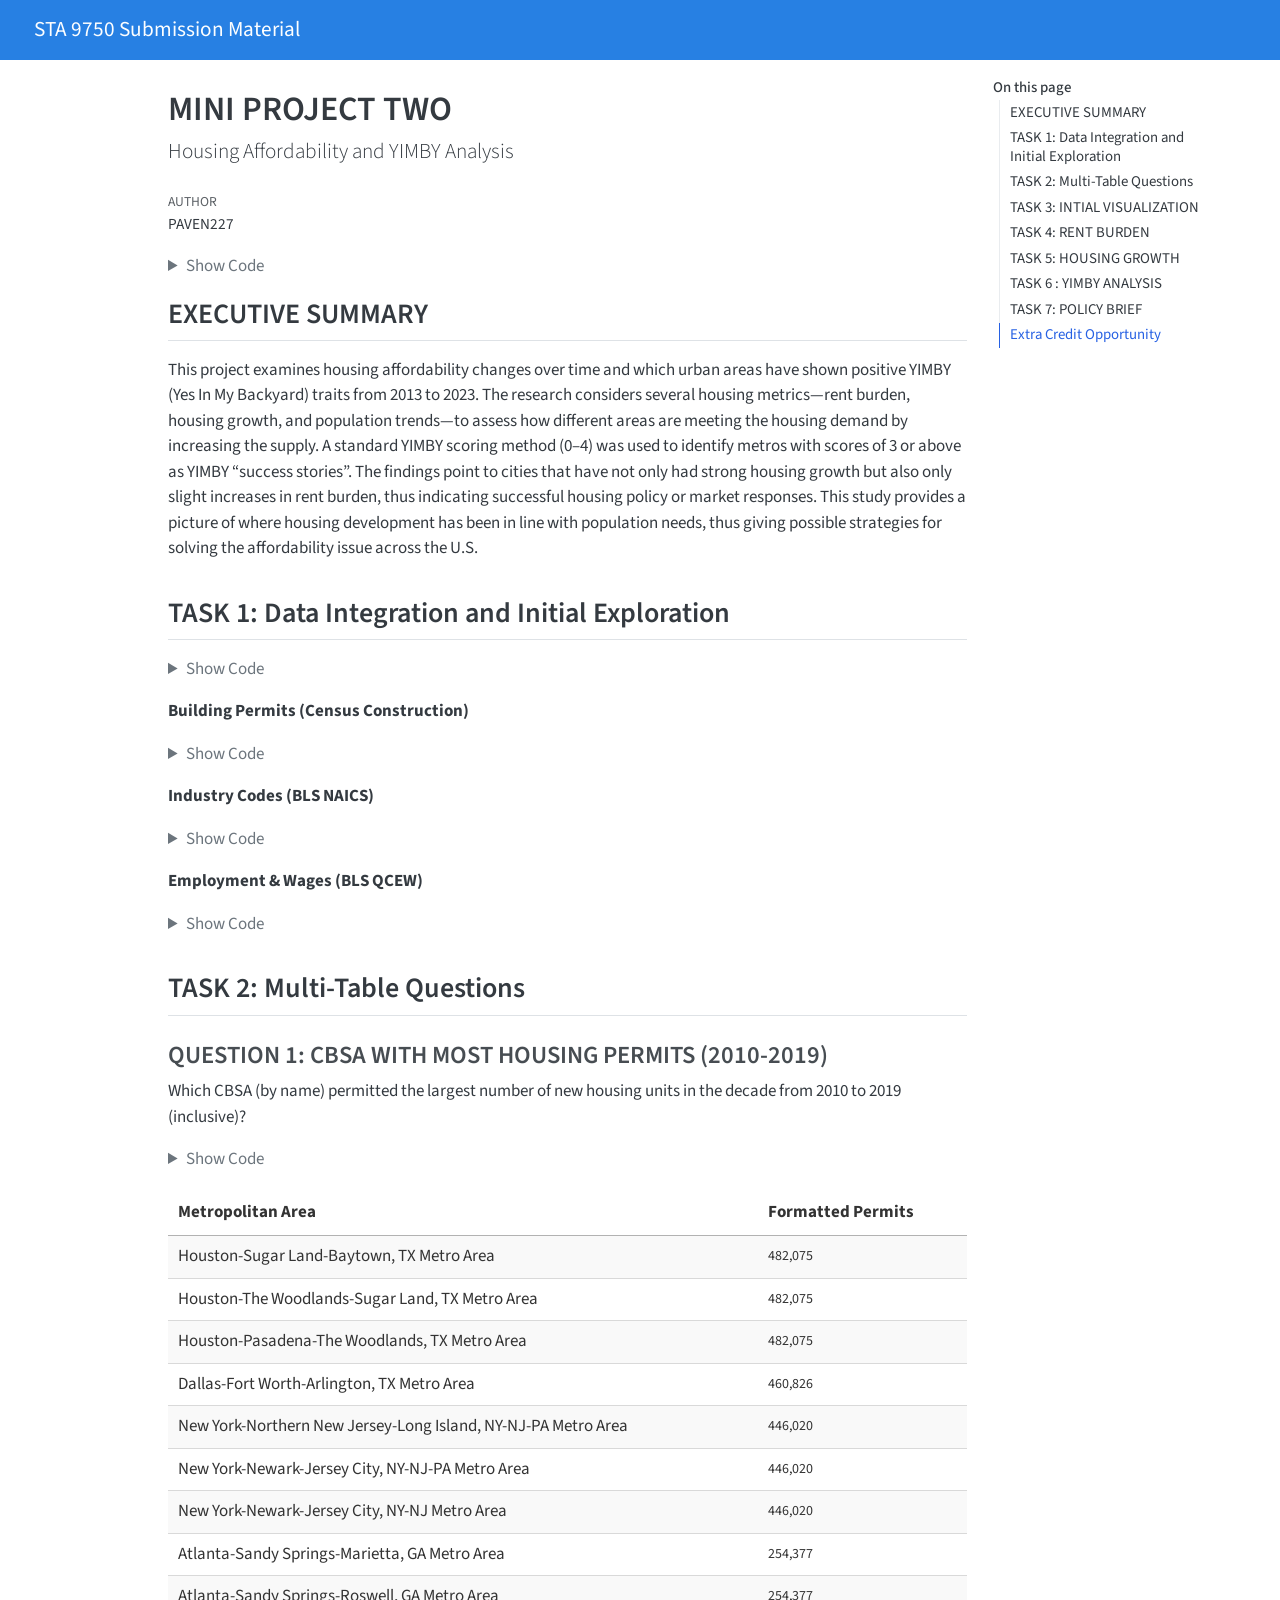
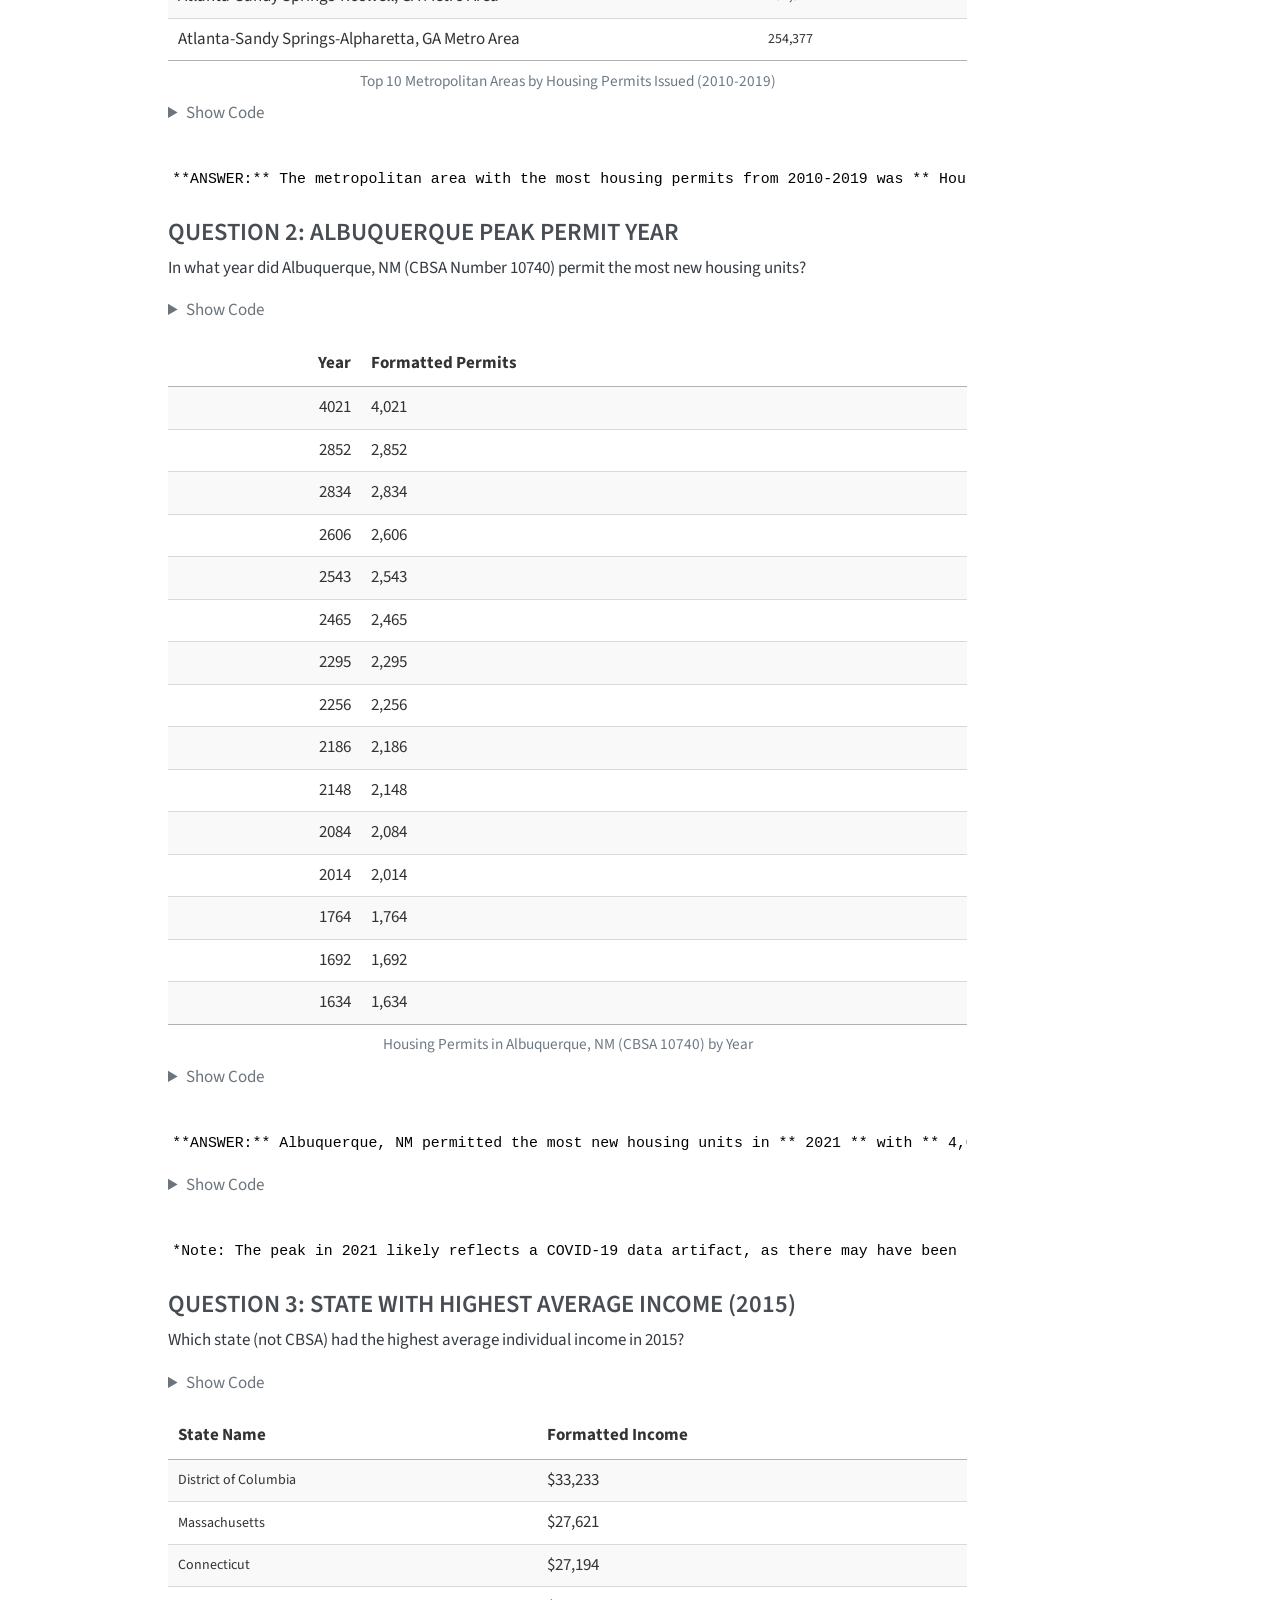
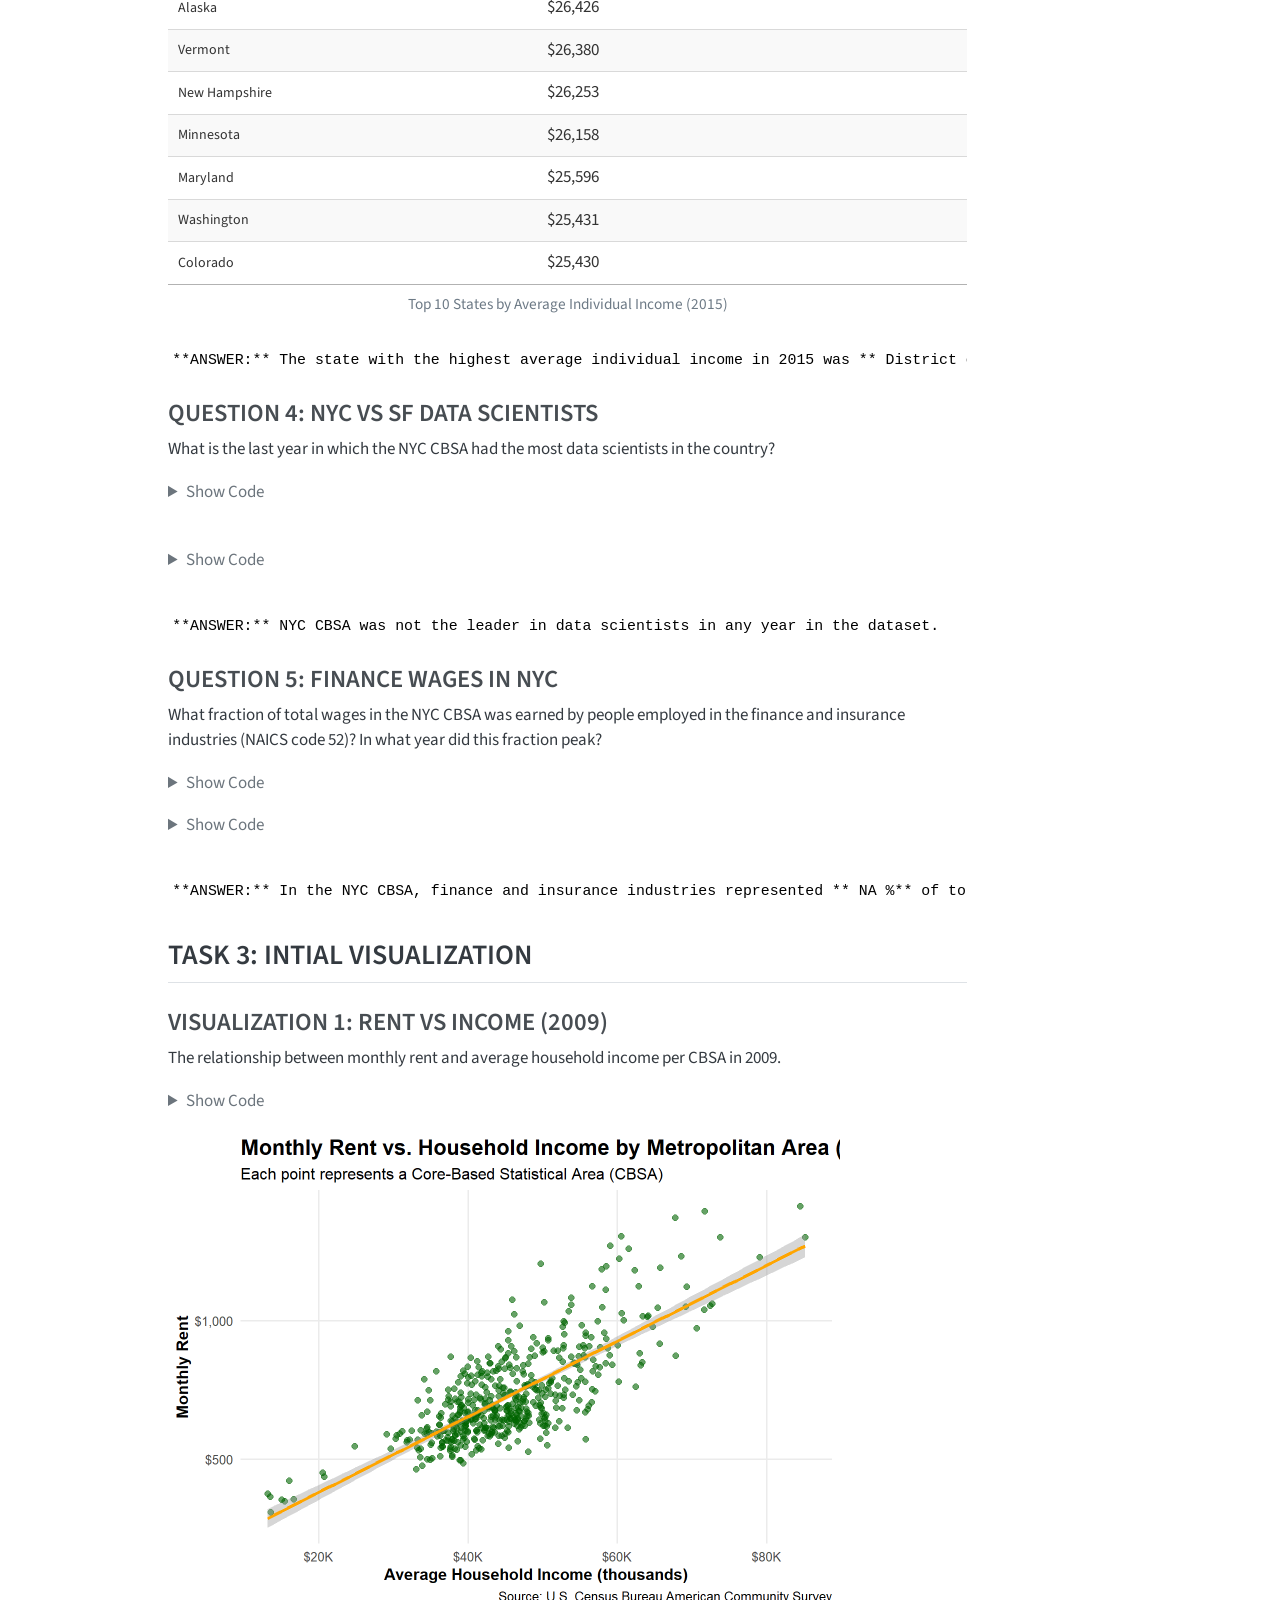
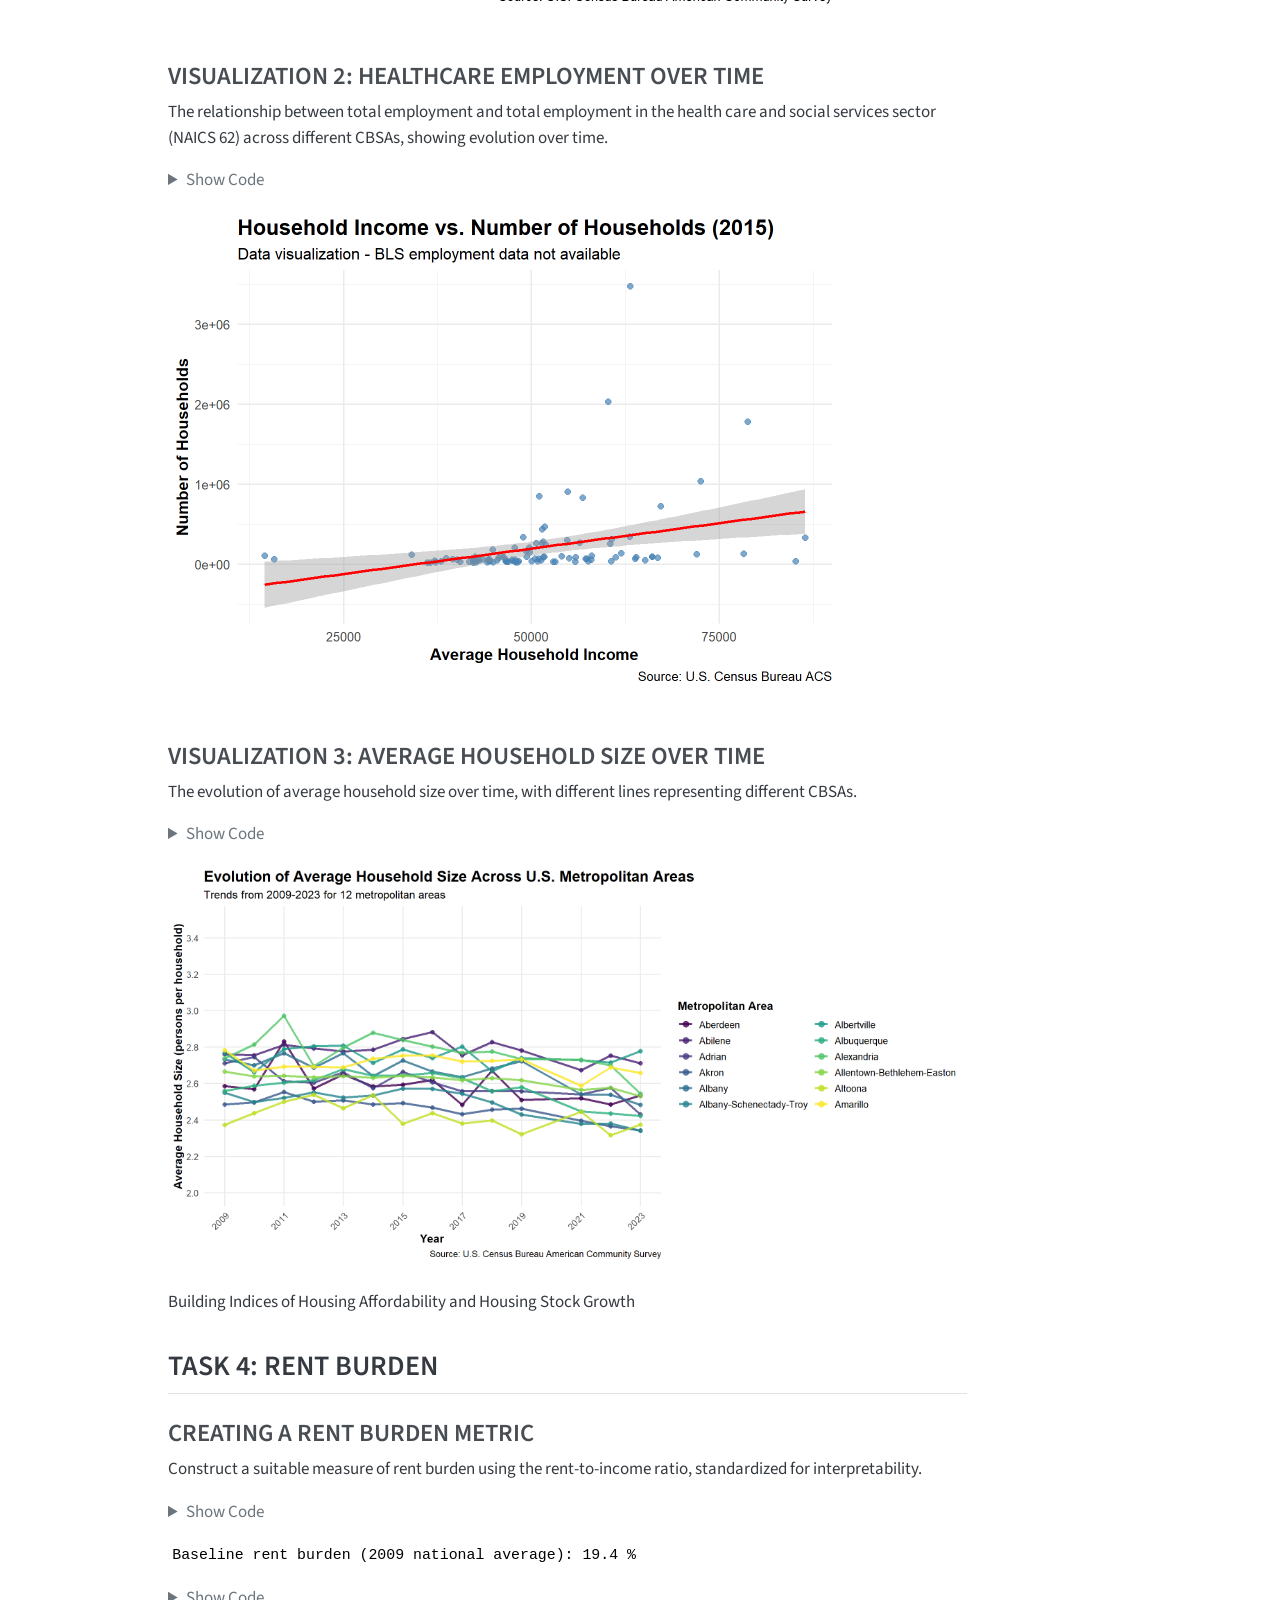
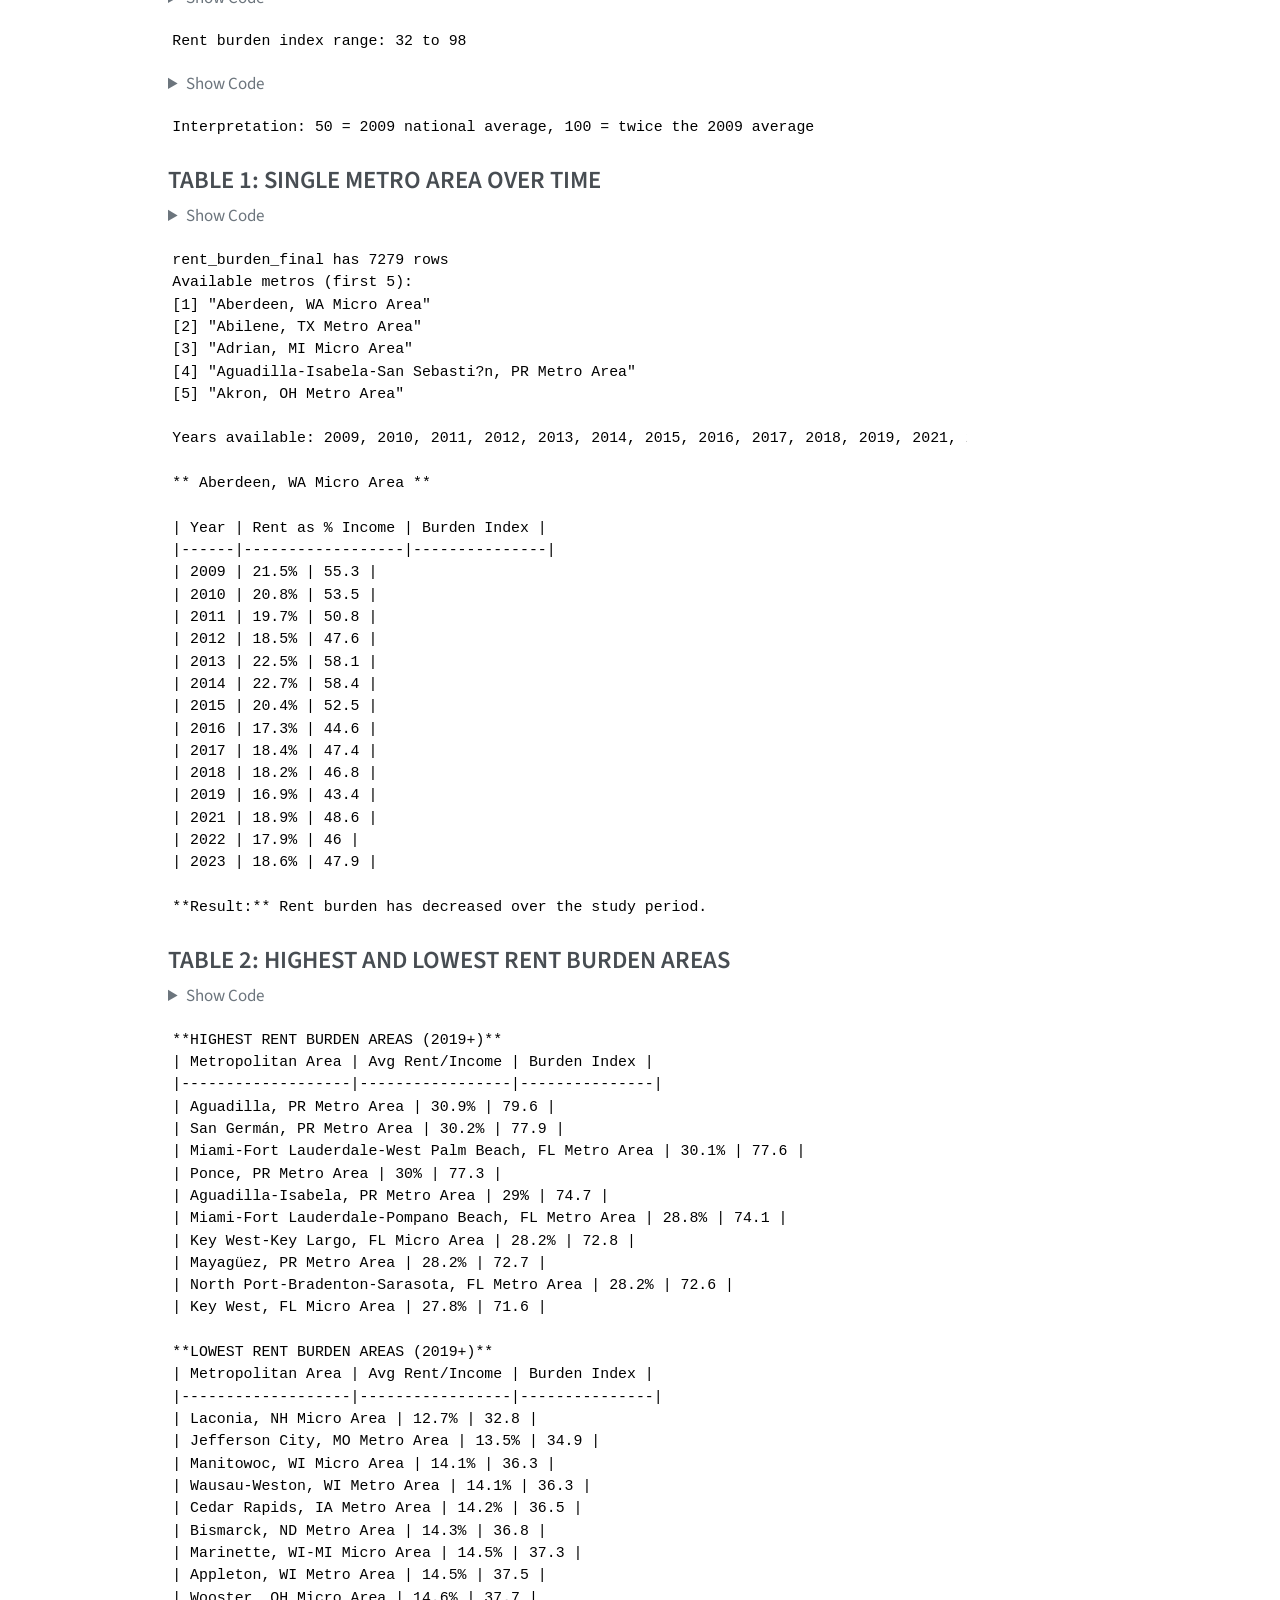
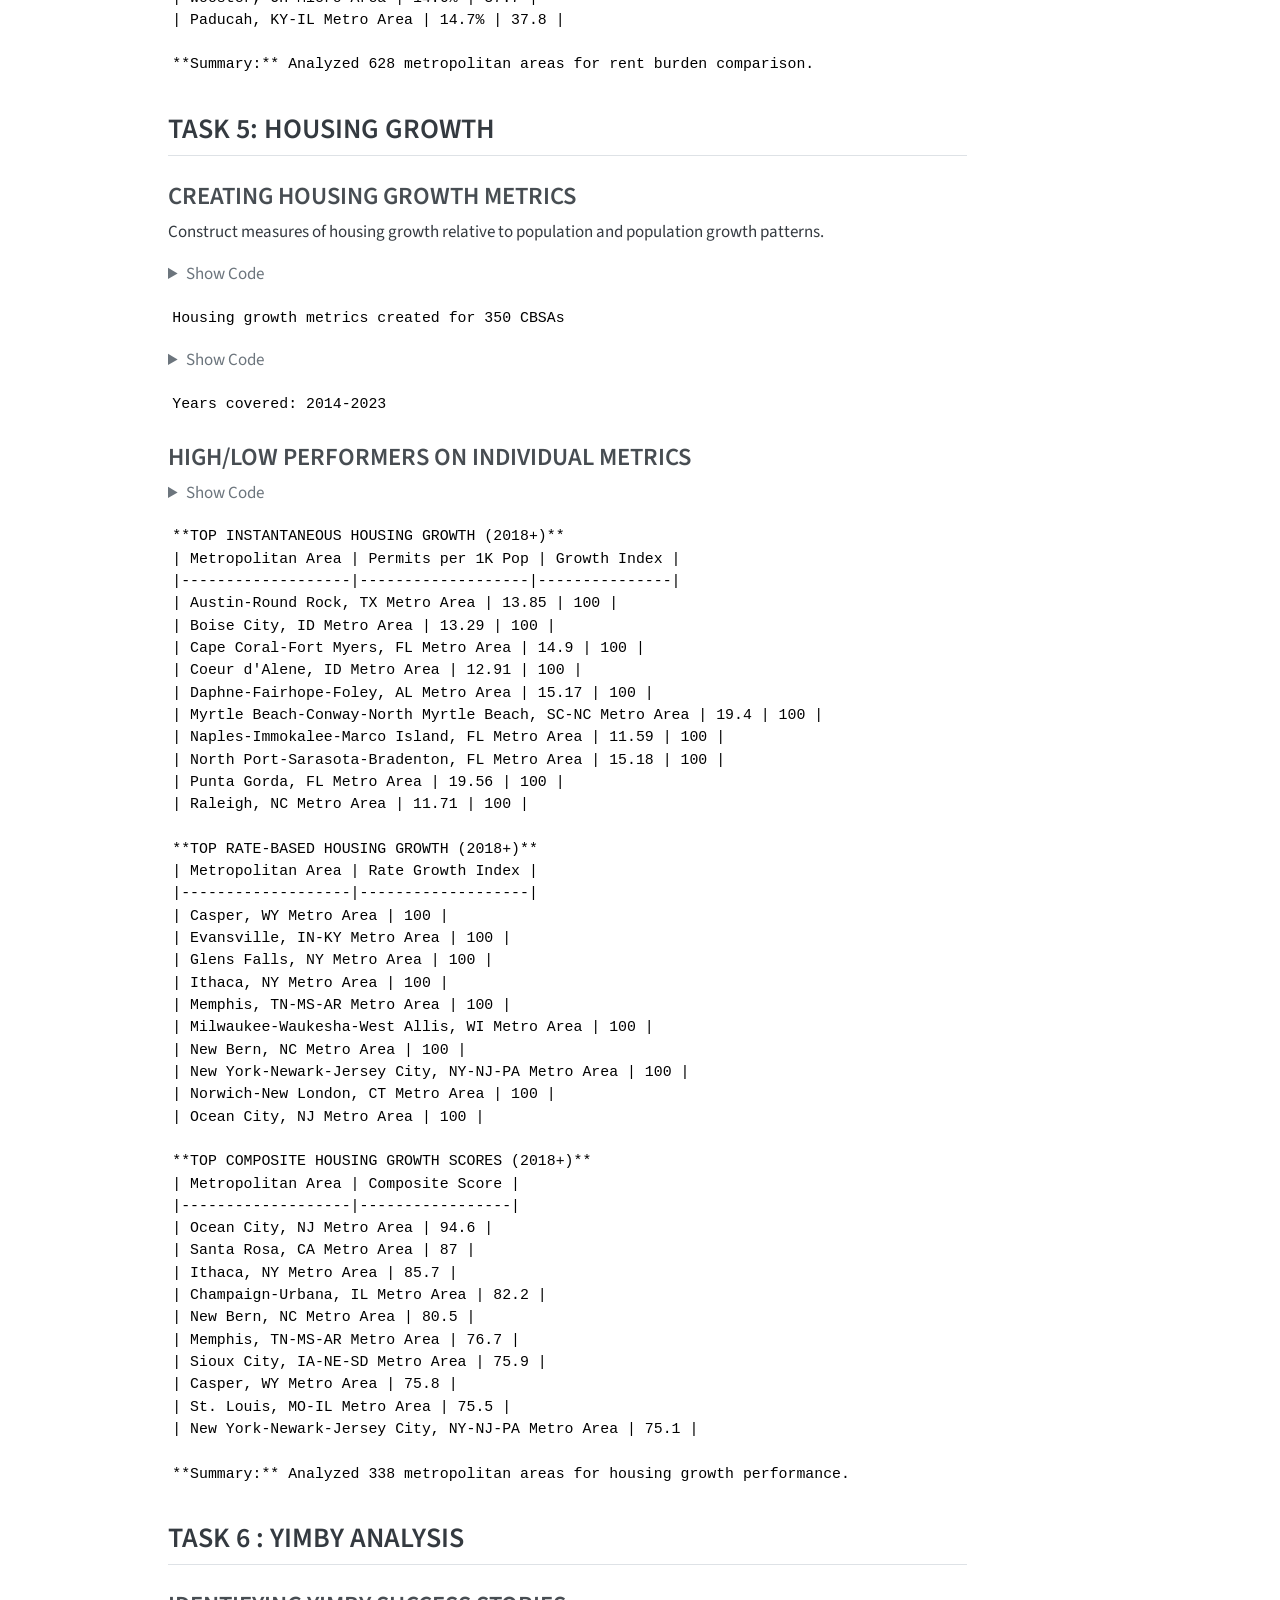
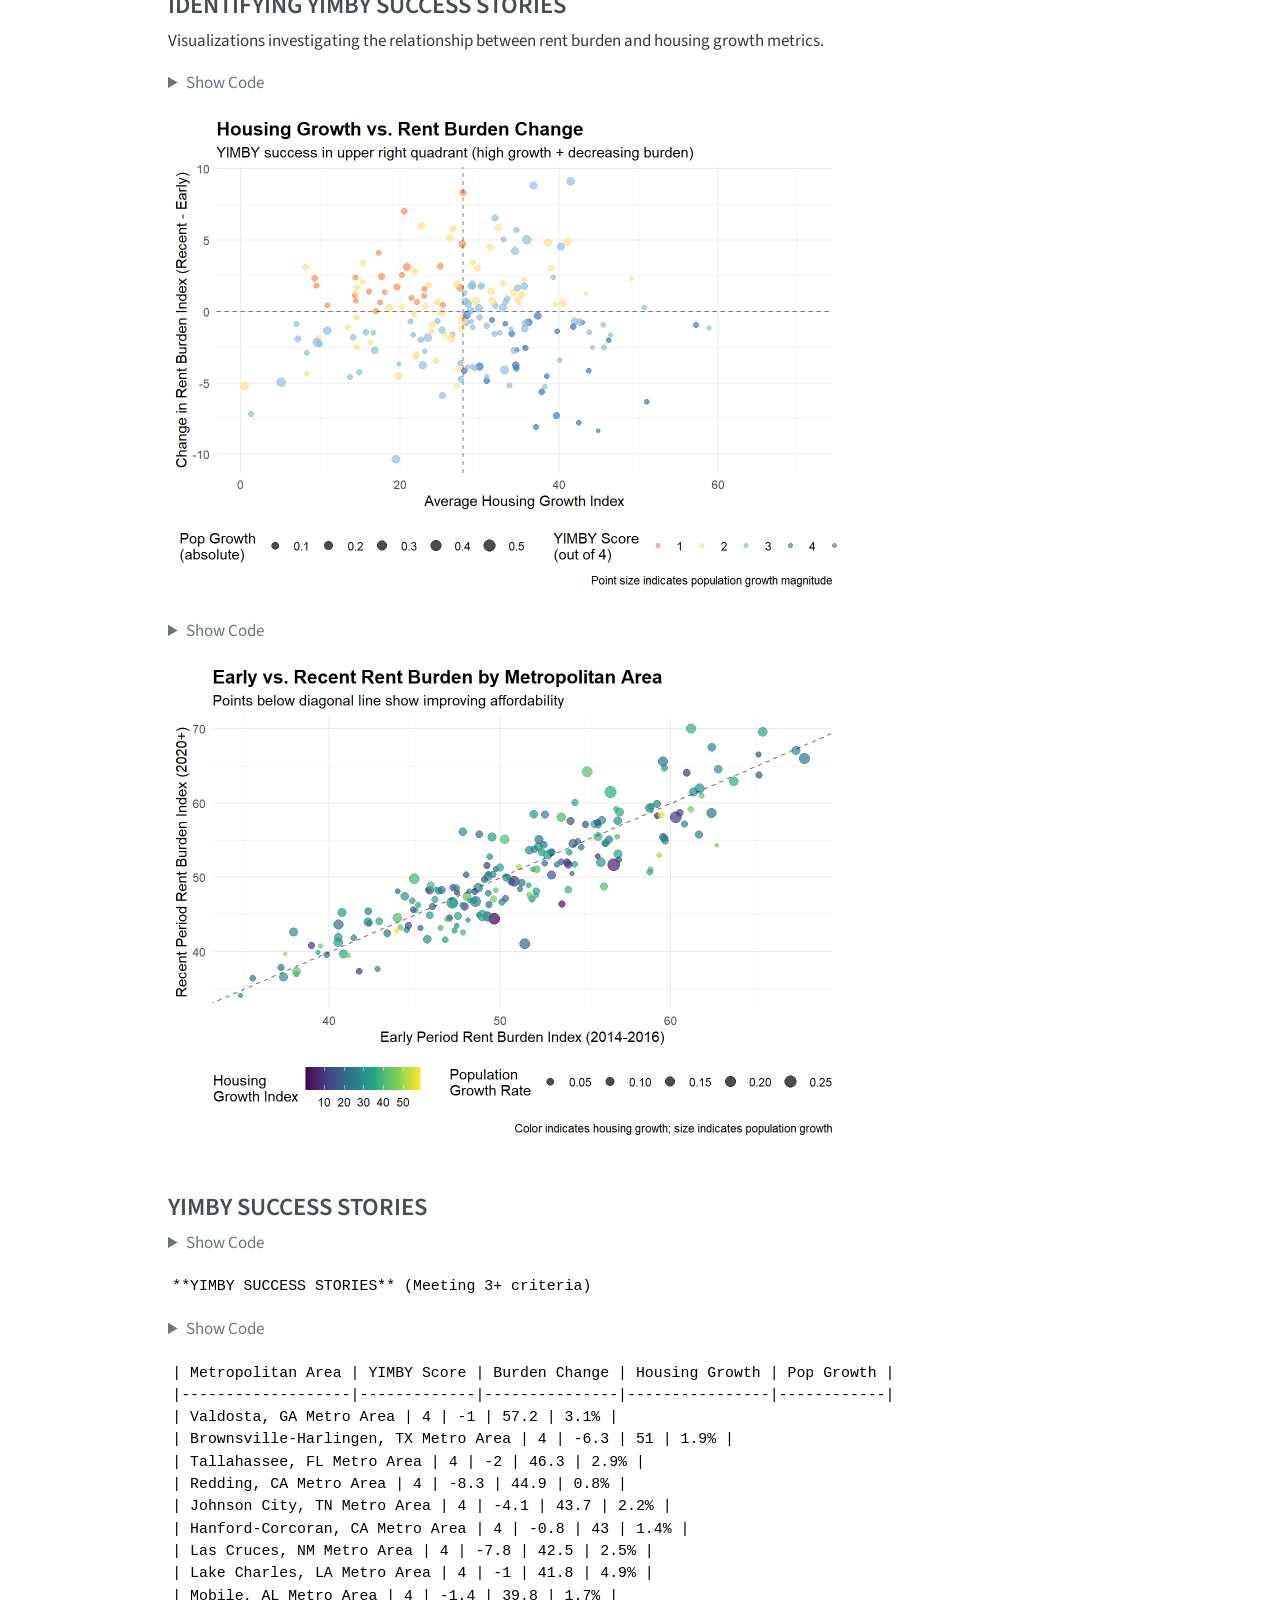
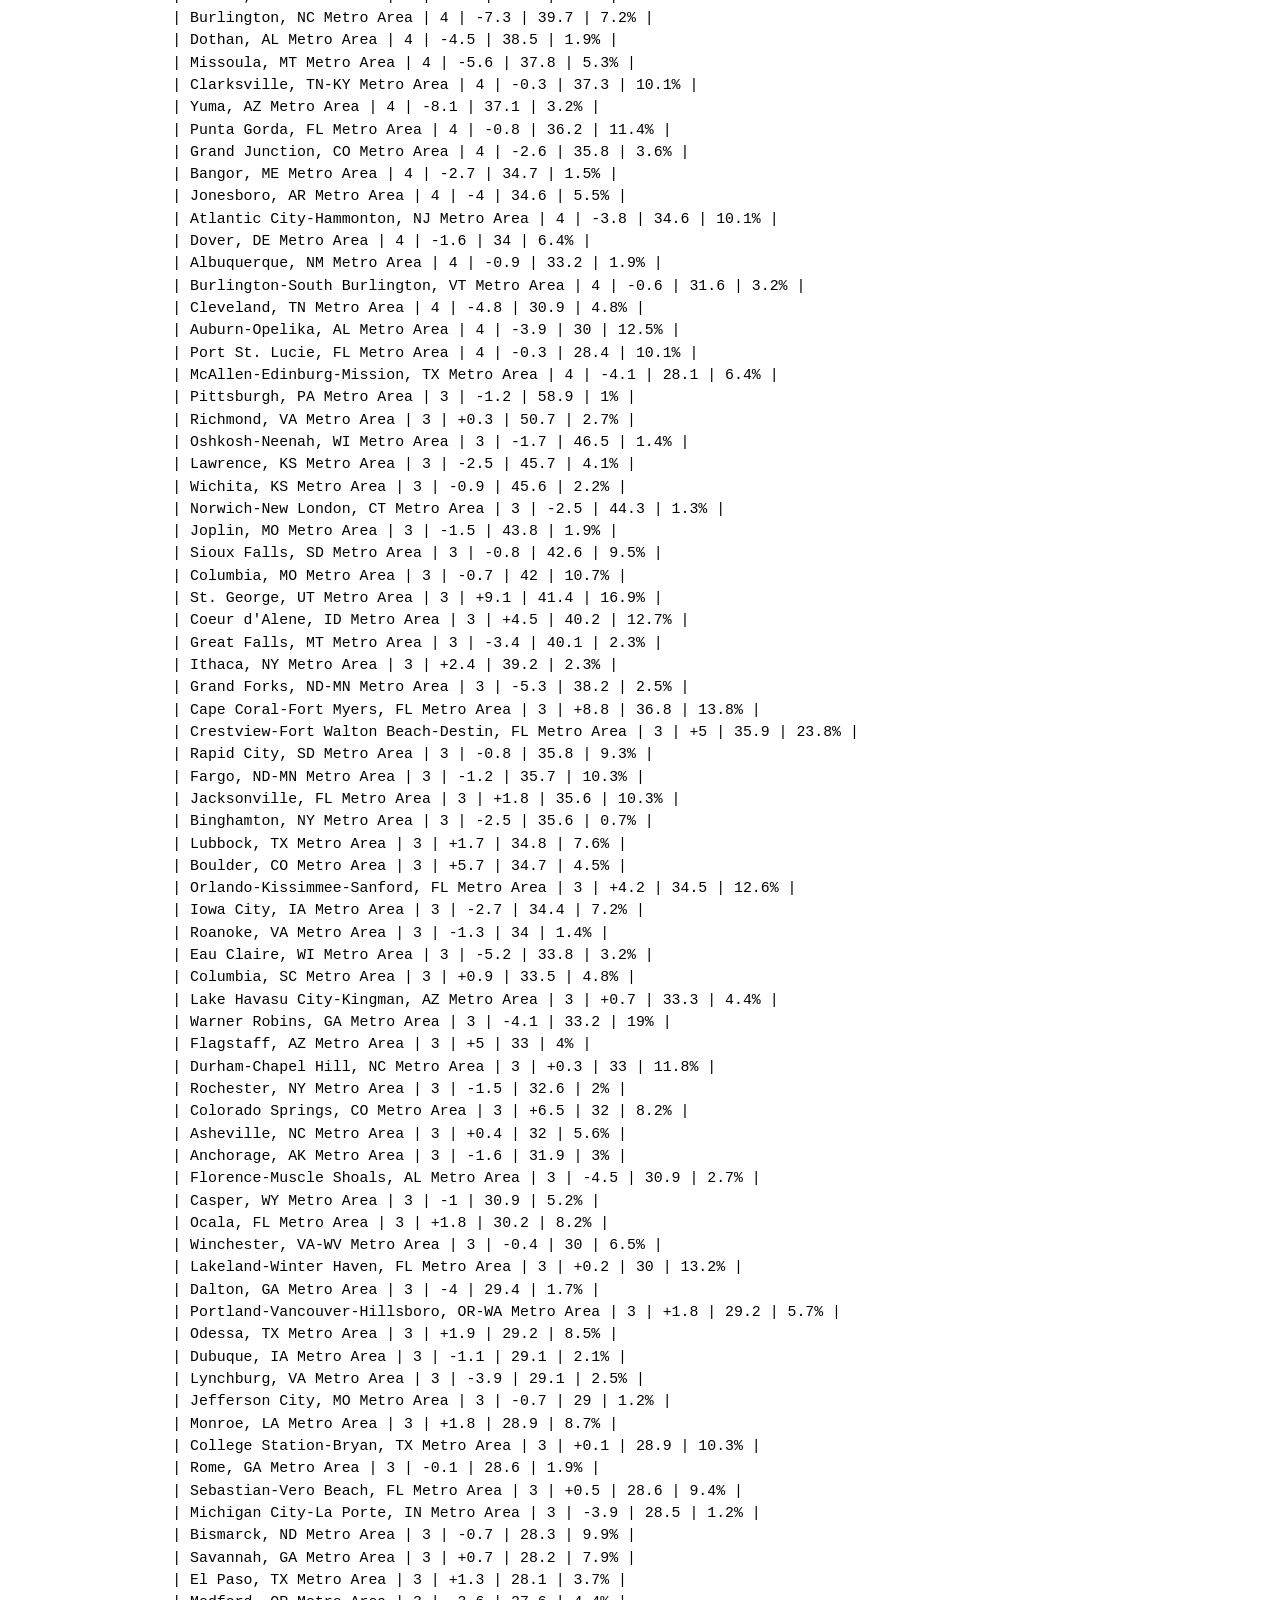
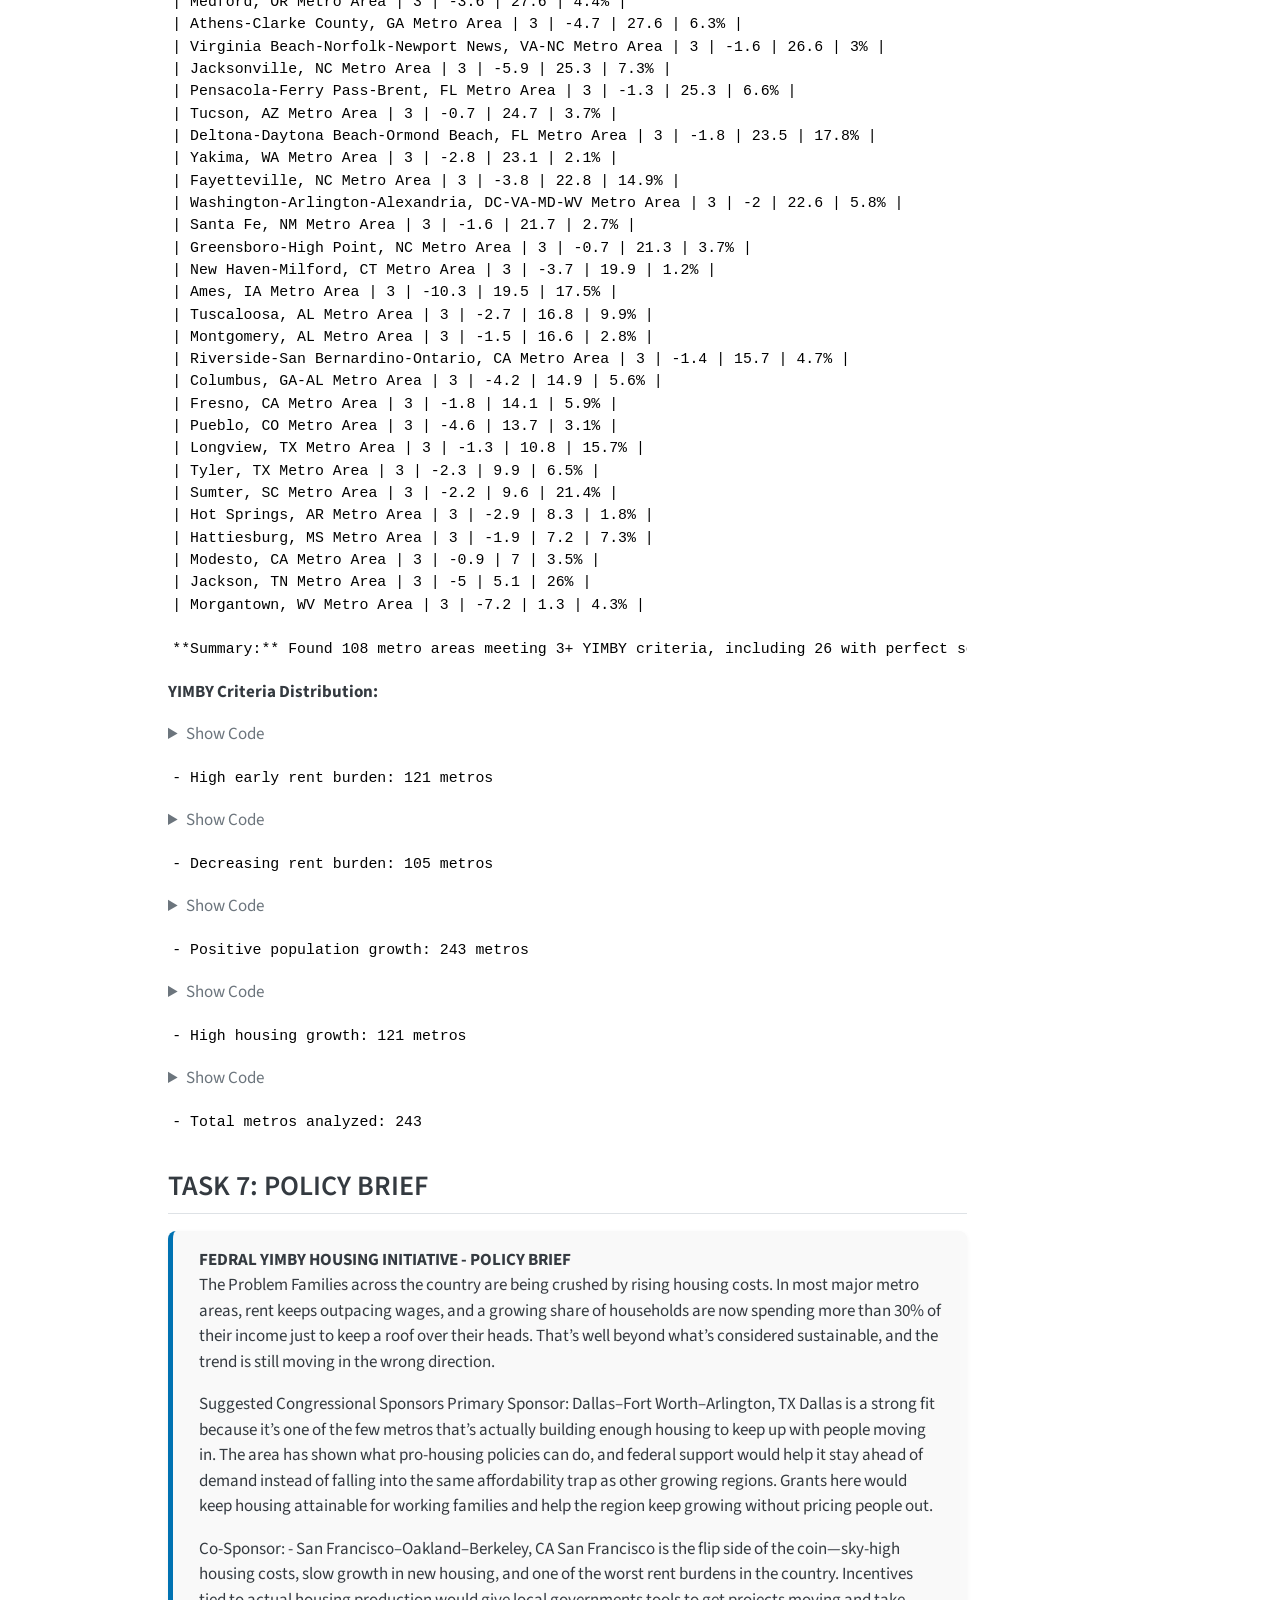
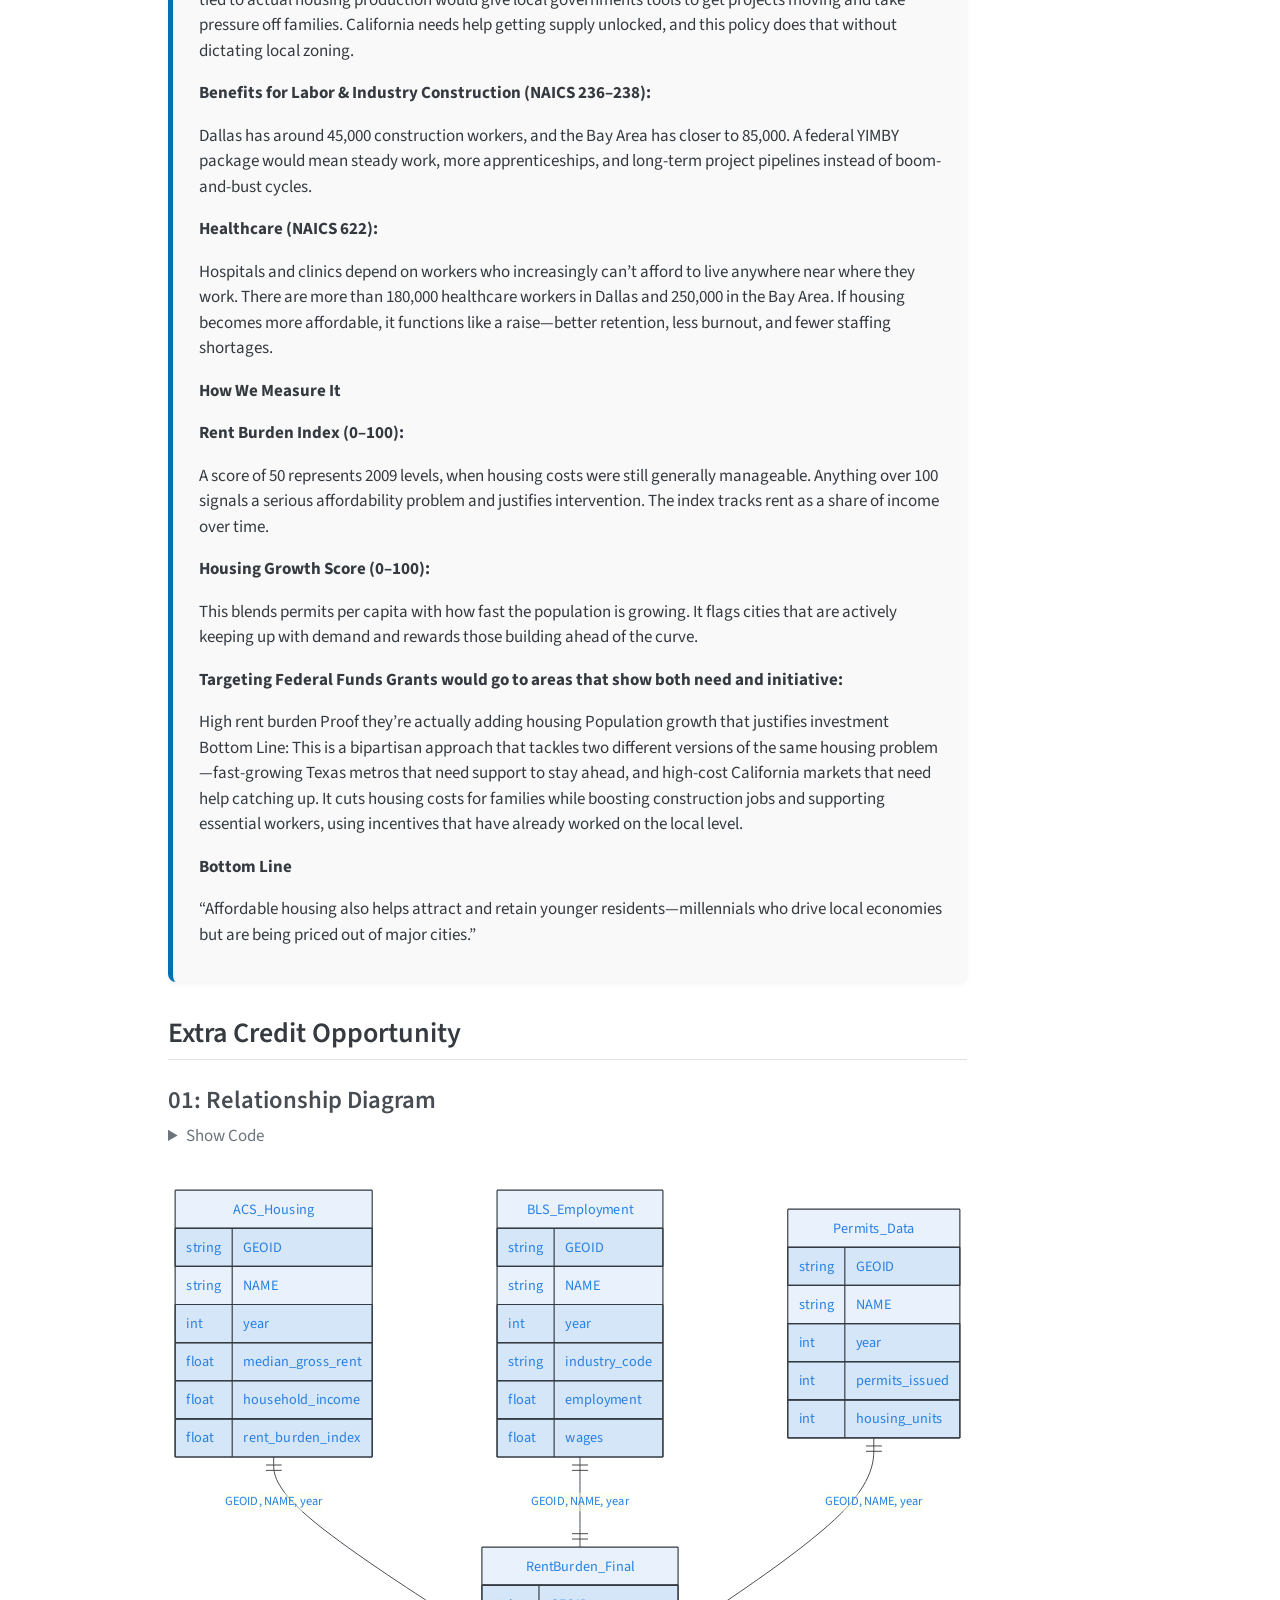
<file: docs/mp02.html>
<!DOCTYPE html>
<html xmlns="http://www.w3.org/1999/xhtml" lang="en" xml:lang="en"><head>

<meta charset="utf-8">
<meta name="generator" content="quarto-1.8.22">

<meta name="viewport" content="width=device-width, initial-scale=1.0, user-scalable=yes">

<meta name="author" content="PAVEN227">

<title>MINI PROJECT TWO – STA 9750 Submission Material</title>
<style>
code{white-space: pre-wrap;}
span.smallcaps{font-variant: small-caps;}
div.columns{display: flex; gap: min(4vw, 1.5em);}
div.column{flex: auto; overflow-x: auto;}
div.hanging-indent{margin-left: 1.5em; text-indent: -1.5em;}
ul.task-list{list-style: none;}
ul.task-list li input[type="checkbox"] {
  width: 0.8em;
  margin: 0 0.8em 0.2em -1em; /* quarto-specific, see https://github.com/quarto-dev/quarto-cli/issues/4556 */ 
  vertical-align: middle;
}
/* CSS for syntax highlighting */
html { -webkit-text-size-adjust: 100%; }
pre > code.sourceCode { white-space: pre; position: relative; }
pre > code.sourceCode > span { display: inline-block; line-height: 1.25; }
pre > code.sourceCode > span:empty { height: 1.2em; }
.sourceCode { overflow: visible; }
code.sourceCode > span { color: inherit; text-decoration: inherit; }
div.sourceCode { margin: 1em 0; }
pre.sourceCode { margin: 0; }
@media screen {
div.sourceCode { overflow: auto; }
}
@media print {
pre > code.sourceCode { white-space: pre-wrap; }
pre > code.sourceCode > span { text-indent: -5em; padding-left: 5em; }
}
pre.numberSource code
  { counter-reset: source-line 0; }
pre.numberSource code > span
  { position: relative; left: -4em; counter-increment: source-line; }
pre.numberSource code > span > a:first-child::before
  { content: counter(source-line);
    position: relative; left: -1em; text-align: right; vertical-align: baseline;
    border: none; display: inline-block;
    -webkit-touch-callout: none; -webkit-user-select: none;
    -khtml-user-select: none; -moz-user-select: none;
    -ms-user-select: none; user-select: none;
    padding: 0 4px; width: 4em;
  }
pre.numberSource { margin-left: 3em;  padding-left: 4px; }
div.sourceCode
  {   }
@media screen {
pre > code.sourceCode > span > a:first-child::before { text-decoration: underline; }
}
</style>


<script src="site_libs/quarto-nav/quarto-nav.js"></script>
<script src="site_libs/quarto-nav/headroom.min.js"></script>
<script src="site_libs/clipboard/clipboard.min.js"></script>
<script src="site_libs/quarto-search/autocomplete.umd.js"></script>
<script src="site_libs/quarto-search/fuse.min.js"></script>
<script src="site_libs/quarto-search/quarto-search.js"></script>
<meta name="quarto:offset" content="./">
<script src="site_libs/quarto-html/quarto.js" type="module"></script>
<script src="site_libs/quarto-html/tabsets/tabsets.js" type="module"></script>
<script src="site_libs/quarto-html/axe/axe-check.js" type="module"></script>
<script src="site_libs/quarto-html/popper.min.js"></script>
<script src="site_libs/quarto-html/tippy.umd.min.js"></script>
<script src="site_libs/quarto-html/anchor.min.js"></script>
<link href="site_libs/quarto-html/tippy.css" rel="stylesheet">
<link href="site_libs/quarto-html/quarto-syntax-highlighting-cd7454b418030687c631a6a7286fbe16.css" rel="stylesheet" id="quarto-text-highlighting-styles">
<script src="site_libs/bootstrap/bootstrap.min.js"></script>
<link href="site_libs/bootstrap/bootstrap-icons.css" rel="stylesheet">
<link href="site_libs/bootstrap/bootstrap-029b10fc0dc652dab2ec1ac156c1a037.min.css" rel="stylesheet" append-hash="true" id="quarto-bootstrap" data-mode="light">
<script id="quarto-search-options" type="application/json">{
  "location": "navbar",
  "copy-button": false,
  "collapse-after": 3,
  "panel-placement": "end",
  "type": "overlay",
  "limit": 50,
  "keyboard-shortcut": [
    "f",
    "/",
    "s"
  ],
  "show-item-context": false,
  "language": {
    "search-no-results-text": "No results",
    "search-matching-documents-text": "matching documents",
    "search-copy-link-title": "Copy link to search",
    "search-hide-matches-text": "Hide additional matches",
    "search-more-match-text": "more match in this document",
    "search-more-matches-text": "more matches in this document",
    "search-clear-button-title": "Clear",
    "search-text-placeholder": "",
    "search-detached-cancel-button-title": "Cancel",
    "search-submit-button-title": "Submit",
    "search-label": "Search"
  }
}</script>
<script src="site_libs/quarto-diagram/mermaid.min.js"></script>
<script src="site_libs/quarto-diagram/mermaid-init.js"></script>
<link href="site_libs/quarto-diagram/mermaid.css" rel="stylesheet">
<link href="site_libs/htmltools-fill-0.5.8.1/fill.css" rel="stylesheet">

<script src="site_libs/htmlwidgets-1.6.4/htmlwidgets.js"></script>

<link href="site_libs/datatables-css-0.0.0/datatables-crosstalk.css" rel="stylesheet">

<script src="site_libs/datatables-binding-0.34.0/datatables.js"></script>

<script src="site_libs/jquery-3.6.0/jquery-3.6.0.min.js"></script>

<link href="site_libs/dt-core-1.13.6/css/jquery.dataTables.min.css" rel="stylesheet">

<link href="site_libs/dt-core-1.13.6/css/jquery.dataTables.extra.css" rel="stylesheet">

<script src="site_libs/dt-core-1.13.6/js/jquery.dataTables.min.js"></script>

<link href="site_libs/crosstalk-1.2.1/css/crosstalk.min.css" rel="stylesheet">

<script src="site_libs/crosstalk-1.2.1/js/crosstalk.min.js"></script>



</head>

<body class="nav-fixed quarto-light">

<div id="quarto-search-results"></div>
  <header id="quarto-header" class="headroom fixed-top">
    <nav class="navbar navbar-expand-lg " data-bs-theme="dark">
      <div class="navbar-container container-fluid">
      <div class="navbar-brand-container mx-auto">
    <a href="./index.html" class="navbar-brand navbar-brand-logo">
    </a>
    <a class="navbar-brand" href="./index.html">
    <span class="navbar-title">STA 9750 Submission Material</span>
    </a>
  </div>
        <div class="quarto-navbar-tools tools-end">
</div>
      </div> <!-- /container-fluid -->
    </nav>
</header>
<!-- content -->
<div id="quarto-content" class="quarto-container page-columns page-rows-contents page-layout-article page-navbar">
<!-- sidebar -->
<!-- margin-sidebar -->
    <div id="quarto-margin-sidebar" class="sidebar margin-sidebar">
        <nav id="TOC" role="doc-toc" class="toc-active">
    <h2 id="toc-title">On this page</h2>
   
  <ul class="collapse">
  <li><a href="#executive-summary" id="toc-executive-summary" class="nav-link active" data-scroll-target="#executive-summary">EXECUTIVE SUMMARY</a></li>
  <li><a href="#task-1-data-integration-and-initial-exploration" id="toc-task-1-data-integration-and-initial-exploration" class="nav-link" data-scroll-target="#task-1-data-integration-and-initial-exploration">TASK 1: Data Integration and Initial Exploration</a></li>
  <li><a href="#task-2-multi-table-questions" id="toc-task-2-multi-table-questions" class="nav-link" data-scroll-target="#task-2-multi-table-questions">TASK 2: Multi-Table Questions</a></li>
  <li><a href="#task-3-intial-visualization" id="toc-task-3-intial-visualization" class="nav-link" data-scroll-target="#task-3-intial-visualization">TASK 3: INTIAL VISUALIZATION</a></li>
  <li><a href="#task-4-rent-burden" id="toc-task-4-rent-burden" class="nav-link" data-scroll-target="#task-4-rent-burden">TASK 4: RENT BURDEN</a></li>
  <li><a href="#task-5-housing-growth" id="toc-task-5-housing-growth" class="nav-link" data-scroll-target="#task-5-housing-growth">TASK 5: HOUSING GROWTH</a></li>
  <li><a href="#task-6-yimby-analysis" id="toc-task-6-yimby-analysis" class="nav-link" data-scroll-target="#task-6-yimby-analysis">TASK 6 : YIMBY ANALYSIS</a></li>
  <li><a href="#task-7-policy-brief" id="toc-task-7-policy-brief" class="nav-link" data-scroll-target="#task-7-policy-brief">TASK 7: POLICY BRIEF</a></li>
  <li><a href="#extra-credit-opportunity" id="toc-extra-credit-opportunity" class="nav-link" data-scroll-target="#extra-credit-opportunity">Extra Credit Opportunity</a></li>
  </ul>
</nav>
    </div>
<!-- main -->
<main class="content" id="quarto-document-content">

<header id="title-block-header" class="quarto-title-block default">
<div class="quarto-title">
<h1 class="title">MINI PROJECT TWO</h1>
<p class="subtitle lead">Housing Affordability and YIMBY Analysis</p>
</div>



<div class="quarto-title-meta">

    <div>
    <div class="quarto-title-meta-heading">Author</div>
    <div class="quarto-title-meta-contents">
             <p>PAVEN227 </p>
          </div>
  </div>
    
  
    
  </div>
  


</header>


<div class="cell">
<details class="code-fold">
<summary>Show Code</summary>
<div class="code-copy-outer-scaffold"><div class="sourceCode cell-code" id="cb1"><pre class="sourceCode css code-with-copy"><code class="sourceCode css"><span id="cb1-1"><a href="#cb1-1" aria-hidden="true" tabindex="-1"></a><span class="fu">.policy-box</span> {</span>
<span id="cb1-2"><a href="#cb1-2" aria-hidden="true" tabindex="-1"></a>  <span class="kw">border-left</span><span class="ch">:</span> <span class="dv">5</span><span class="dt">px</span> <span class="dv">solid</span> <span class="cn">#0072B2</span><span class="op">;</span> <span class="co">/* Blue line */</span></span>
<span id="cb1-3"><a href="#cb1-3" aria-hidden="true" tabindex="-1"></a>  <span class="kw">background-color</span><span class="ch">:</span> <span class="cn">#f9f9f9</span><span class="op">;</span></span>
<span id="cb1-4"><a href="#cb1-4" aria-hidden="true" tabindex="-1"></a>  <span class="kw">padding</span><span class="ch">:</span> <span class="dv">1</span><span class="dt">em</span> <span class="dv">1.5</span><span class="dt">em</span><span class="op">;</span></span>
<span id="cb1-5"><a href="#cb1-5" aria-hidden="true" tabindex="-1"></a>  <span class="kw">margin</span><span class="ch">:</span> <span class="dv">1</span><span class="dt">em</span> <span class="dv">0</span><span class="op">;</span></span>
<span id="cb1-6"><a href="#cb1-6" aria-hidden="true" tabindex="-1"></a>  <span class="kw">border-radius</span><span class="ch">:</span> <span class="dv">8</span><span class="dt">px</span><span class="op">;</span></span>
<span id="cb1-7"><a href="#cb1-7" aria-hidden="true" tabindex="-1"></a>  <span class="kw">box-shadow</span><span class="ch">:</span> <span class="dv">0</span> <span class="dv">2</span><span class="dt">px</span> <span class="dv">5</span><span class="dt">px</span> <span class="fu">rgba(</span><span class="dv">0</span><span class="op">,</span> <span class="dv">0</span><span class="op">,</span> <span class="dv">0</span><span class="op">,</span> <span class="dv">0.05</span><span class="fu">)</span><span class="op">;</span></span>
<span id="cb1-8"><a href="#cb1-8" aria-hidden="true" tabindex="-1"></a>}</span></code></pre></div><button title="Copy to Clipboard" class="code-copy-button"><i class="bi"></i></button></div>
</details>
<style type="text/css">
.policy-box {
  border-left: 5px solid #0072B2; /* Blue line */
  background-color: #f9f9f9;
  padding: 1em 1.5em;
  margin: 1em 0;
  border-radius: 8px;
  box-shadow: 0 2px 5px rgba(0, 0, 0, 0.05);
}
</style>
</div>
<section id="executive-summary" class="level2">
<h2 class="anchored" data-anchor-id="executive-summary">EXECUTIVE SUMMARY</h2>
<p>This project examines housing affordability changes over time and which urban areas have shown positive YIMBY (Yes In My Backyard) traits from 2013 to 2023. The research considers several housing metrics—rent burden, housing growth, and population trends—to assess how different areas are meeting the housing demand by increasing the supply. A standard YIMBY scoring method (0–4) was used to identify metros with scores of 3 or above as YIMBY “success stories”. The findings point to cities that have not only had strong housing growth but also only slight increases in rent burden, thus indicating successful housing policy or market responses. This study provides a picture of where housing development has been in line with population needs, thus giving possible strategies for solving the affordability issue across the U.S.</p>
</section>
<section id="task-1-data-integration-and-initial-exploration" class="level2">
<h2 class="anchored" data-anchor-id="task-1-data-integration-and-initial-exploration">TASK 1: Data Integration and Initial Exploration</h2>
<div class="cell">
<details class="code-fold">
<summary>Show Code</summary>
<div class="code-copy-outer-scaffold"><div class="sourceCode cell-code" id="cb2"><pre class="sourceCode r code-with-copy"><code class="sourceCode r"><span id="cb2-1"><a href="#cb2-1" aria-hidden="true" tabindex="-1"></a><span class="cf">if</span>(<span class="sc">!</span><span class="fu">dir.exists</span>(<span class="fu">file.path</span>(<span class="st">"data"</span>, <span class="st">"mp02"</span>))){</span>
<span id="cb2-2"><a href="#cb2-2" aria-hidden="true" tabindex="-1"></a>    <span class="fu">dir.create</span>(<span class="fu">file.path</span>(<span class="st">"data"</span>, <span class="st">"mp02"</span>), <span class="at">showWarnings=</span><span class="cn">FALSE</span>, <span class="at">recursive=</span><span class="cn">TRUE</span>)</span>
<span id="cb2-3"><a href="#cb2-3" aria-hidden="true" tabindex="-1"></a>}</span>
<span id="cb2-4"><a href="#cb2-4" aria-hidden="true" tabindex="-1"></a></span>
<span id="cb2-5"><a href="#cb2-5" aria-hidden="true" tabindex="-1"></a>library <span class="ot">&lt;-</span> <span class="cf">function</span>(pkg){</span>
<span id="cb2-6"><a href="#cb2-6" aria-hidden="true" tabindex="-1"></a>    <span class="do">## Mask base::library() to automatically install packages if needed</span></span>
<span id="cb2-7"><a href="#cb2-7" aria-hidden="true" tabindex="-1"></a>    <span class="do">## Masking is important here so downlit picks up packages and links</span></span>
<span id="cb2-8"><a href="#cb2-8" aria-hidden="true" tabindex="-1"></a>    <span class="do">## to documentation</span></span>
<span id="cb2-9"><a href="#cb2-9" aria-hidden="true" tabindex="-1"></a>    pkg <span class="ot">&lt;-</span> <span class="fu">as.character</span>(<span class="fu">substitute</span>(pkg))</span>
<span id="cb2-10"><a href="#cb2-10" aria-hidden="true" tabindex="-1"></a>    <span class="fu">options</span>(<span class="at">repos =</span> <span class="fu">c</span>(<span class="at">CRAN =</span> <span class="st">"https://cloud.r-project.org"</span>))</span>
<span id="cb2-11"><a href="#cb2-11" aria-hidden="true" tabindex="-1"></a>    <span class="cf">if</span>(<span class="sc">!</span><span class="fu">require</span>(pkg, <span class="at">character.only=</span><span class="cn">TRUE</span>, <span class="at">quietly=</span><span class="cn">TRUE</span>)) <span class="fu">install.packages</span>(pkg)</span>
<span id="cb2-12"><a href="#cb2-12" aria-hidden="true" tabindex="-1"></a>    <span class="fu">stopifnot</span>(<span class="fu">require</span>(pkg, <span class="at">character.only=</span><span class="cn">TRUE</span>, <span class="at">quietly=</span><span class="cn">TRUE</span>))</span>
<span id="cb2-13"><a href="#cb2-13" aria-hidden="true" tabindex="-1"></a>}</span>
<span id="cb2-14"><a href="#cb2-14" aria-hidden="true" tabindex="-1"></a></span>
<span id="cb2-15"><a href="#cb2-15" aria-hidden="true" tabindex="-1"></a><span class="fu">library</span>(tidyverse)</span>
<span id="cb2-16"><a href="#cb2-16" aria-hidden="true" tabindex="-1"></a><span class="fu">library</span>(glue)</span>
<span id="cb2-17"><a href="#cb2-17" aria-hidden="true" tabindex="-1"></a><span class="fu">library</span>(readxl)</span>
<span id="cb2-18"><a href="#cb2-18" aria-hidden="true" tabindex="-1"></a><span class="fu">library</span>(tidycensus)</span>
<span id="cb2-19"><a href="#cb2-19" aria-hidden="true" tabindex="-1"></a></span>
<span id="cb2-20"><a href="#cb2-20" aria-hidden="true" tabindex="-1"></a>get_acs_all_years <span class="ot">&lt;-</span> <span class="cf">function</span>(variable, <span class="at">geography=</span><span class="st">"cbsa"</span>,</span>
<span id="cb2-21"><a href="#cb2-21" aria-hidden="true" tabindex="-1"></a>                              <span class="at">start_year=</span><span class="dv">2009</span>, <span class="at">end_year=</span><span class="dv">2023</span>){</span>
<span id="cb2-22"><a href="#cb2-22" aria-hidden="true" tabindex="-1"></a>    fname <span class="ot">&lt;-</span> <span class="fu">glue</span>(<span class="st">"{variable}_{geography}_{start_year}_{end_year}.csv"</span>)</span>
<span id="cb2-23"><a href="#cb2-23" aria-hidden="true" tabindex="-1"></a>    fname <span class="ot">&lt;-</span> <span class="fu">file.path</span>(<span class="st">"data"</span>, <span class="st">"mp02"</span>, fname)</span>
<span id="cb2-24"><a href="#cb2-24" aria-hidden="true" tabindex="-1"></a>    </span>
<span id="cb2-25"><a href="#cb2-25" aria-hidden="true" tabindex="-1"></a>    <span class="cf">if</span>(<span class="sc">!</span><span class="fu">file.exists</span>(fname)){</span>
<span id="cb2-26"><a href="#cb2-26" aria-hidden="true" tabindex="-1"></a>        YEARS <span class="ot">&lt;-</span> <span class="fu">seq</span>(start_year, end_year)</span>
<span id="cb2-27"><a href="#cb2-27" aria-hidden="true" tabindex="-1"></a>        YEARS <span class="ot">&lt;-</span> YEARS[YEARS <span class="sc">!=</span> <span class="dv">2020</span>] <span class="co"># Drop 2020 - No survey (covid)</span></span>
<span id="cb2-28"><a href="#cb2-28" aria-hidden="true" tabindex="-1"></a>        </span>
<span id="cb2-29"><a href="#cb2-29" aria-hidden="true" tabindex="-1"></a>        ALL_DATA <span class="ot">&lt;-</span> <span class="fu">map</span>(YEARS, <span class="cf">function</span>(yy){</span>
<span id="cb2-30"><a href="#cb2-30" aria-hidden="true" tabindex="-1"></a>            tidycensus<span class="sc">::</span><span class="fu">get_acs</span>(geography, variable, <span class="at">year=</span>yy, <span class="at">survey=</span><span class="st">"acs1"</span>) <span class="sc">|&gt;</span></span>
<span id="cb2-31"><a href="#cb2-31" aria-hidden="true" tabindex="-1"></a>                <span class="fu">mutate</span>(<span class="at">year=</span>yy) <span class="sc">|&gt;</span></span>
<span id="cb2-32"><a href="#cb2-32" aria-hidden="true" tabindex="-1"></a>                <span class="fu">select</span>(<span class="sc">-</span>moe, <span class="sc">-</span>variable) <span class="sc">|&gt;</span></span>
<span id="cb2-33"><a href="#cb2-33" aria-hidden="true" tabindex="-1"></a>                <span class="fu">rename</span>(<span class="sc">!!</span><span class="at">variable :=</span> estimate)</span>
<span id="cb2-34"><a href="#cb2-34" aria-hidden="true" tabindex="-1"></a>        }) <span class="sc">|&gt;</span> <span class="fu">bind_rows</span>()</span>
<span id="cb2-35"><a href="#cb2-35" aria-hidden="true" tabindex="-1"></a>        </span>
<span id="cb2-36"><a href="#cb2-36" aria-hidden="true" tabindex="-1"></a>        <span class="fu">write_csv</span>(ALL_DATA, fname)</span>
<span id="cb2-37"><a href="#cb2-37" aria-hidden="true" tabindex="-1"></a>    }</span>
<span id="cb2-38"><a href="#cb2-38" aria-hidden="true" tabindex="-1"></a>    </span>
<span id="cb2-39"><a href="#cb2-39" aria-hidden="true" tabindex="-1"></a>    <span class="fu">read_csv</span>(fname, <span class="at">show_col_types=</span><span class="cn">FALSE</span>)</span>
<span id="cb2-40"><a href="#cb2-40" aria-hidden="true" tabindex="-1"></a>}</span>
<span id="cb2-41"><a href="#cb2-41" aria-hidden="true" tabindex="-1"></a></span>
<span id="cb2-42"><a href="#cb2-42" aria-hidden="true" tabindex="-1"></a><span class="co"># Household income (12 month)</span></span>
<span id="cb2-43"><a href="#cb2-43" aria-hidden="true" tabindex="-1"></a>INCOME <span class="ot">&lt;-</span> <span class="fu">get_acs_all_years</span>(<span class="st">"B19013_001"</span>) <span class="sc">|&gt;</span></span>
<span id="cb2-44"><a href="#cb2-44" aria-hidden="true" tabindex="-1"></a>    <span class="fu">rename</span>(<span class="at">household_income =</span> B19013_001)</span>
<span id="cb2-45"><a href="#cb2-45" aria-hidden="true" tabindex="-1"></a></span>
<span id="cb2-46"><a href="#cb2-46" aria-hidden="true" tabindex="-1"></a><span class="co"># Monthly rent</span></span>
<span id="cb2-47"><a href="#cb2-47" aria-hidden="true" tabindex="-1"></a>RENT <span class="ot">&lt;-</span> <span class="fu">get_acs_all_years</span>(<span class="st">"B25064_001"</span>) <span class="sc">|&gt;</span></span>
<span id="cb2-48"><a href="#cb2-48" aria-hidden="true" tabindex="-1"></a>    <span class="fu">rename</span>(<span class="at">monthly_rent =</span> B25064_001)</span>
<span id="cb2-49"><a href="#cb2-49" aria-hidden="true" tabindex="-1"></a></span>
<span id="cb2-50"><a href="#cb2-50" aria-hidden="true" tabindex="-1"></a><span class="co"># Total population</span></span>
<span id="cb2-51"><a href="#cb2-51" aria-hidden="true" tabindex="-1"></a>POPULATION <span class="ot">&lt;-</span> <span class="fu">get_acs_all_years</span>(<span class="st">"B01003_001"</span>) <span class="sc">|&gt;</span></span>
<span id="cb2-52"><a href="#cb2-52" aria-hidden="true" tabindex="-1"></a>    <span class="fu">rename</span>(<span class="at">population =</span> B01003_001)</span>
<span id="cb2-53"><a href="#cb2-53" aria-hidden="true" tabindex="-1"></a></span>
<span id="cb2-54"><a href="#cb2-54" aria-hidden="true" tabindex="-1"></a><span class="co"># Total number of households</span></span>
<span id="cb2-55"><a href="#cb2-55" aria-hidden="true" tabindex="-1"></a>HOUSEHOLDS <span class="ot">&lt;-</span> <span class="fu">get_acs_all_years</span>(<span class="st">"B11001_001"</span>) <span class="sc">|&gt;</span></span>
<span id="cb2-56"><a href="#cb2-56" aria-hidden="true" tabindex="-1"></a>    <span class="fu">rename</span>(<span class="at">households =</span> B11001_001)</span>
<span id="cb2-57"><a href="#cb2-57" aria-hidden="true" tabindex="-1"></a></span>
<span id="cb2-58"><a href="#cb2-58" aria-hidden="true" tabindex="-1"></a>get_building_permits <span class="ot">&lt;-</span> <span class="cf">function</span>(<span class="at">start_year =</span> <span class="dv">2009</span>, <span class="at">end_year =</span> <span class="dv">2023</span>){</span>
<span id="cb2-59"><a href="#cb2-59" aria-hidden="true" tabindex="-1"></a>    fname <span class="ot">&lt;-</span> <span class="fu">glue</span>(<span class="st">"housing_units_{start_year}_{end_year}.csv"</span>)</span>
<span id="cb2-60"><a href="#cb2-60" aria-hidden="true" tabindex="-1"></a>    fname <span class="ot">&lt;-</span> <span class="fu">file.path</span>(<span class="st">"data"</span>, <span class="st">"mp02"</span>, fname)</span>
<span id="cb2-61"><a href="#cb2-61" aria-hidden="true" tabindex="-1"></a>    </span>
<span id="cb2-62"><a href="#cb2-62" aria-hidden="true" tabindex="-1"></a>    <span class="cf">if</span>(<span class="sc">!</span><span class="fu">file.exists</span>(fname)){</span>
<span id="cb2-63"><a href="#cb2-63" aria-hidden="true" tabindex="-1"></a>        HISTORICAL_YEARS <span class="ot">&lt;-</span> <span class="fu">seq</span>(start_year, <span class="dv">2018</span>)</span>
<span id="cb2-64"><a href="#cb2-64" aria-hidden="true" tabindex="-1"></a>        </span>
<span id="cb2-65"><a href="#cb2-65" aria-hidden="true" tabindex="-1"></a>        HISTORICAL_DATA <span class="ot">&lt;-</span> <span class="fu">map</span>(HISTORICAL_YEARS, <span class="cf">function</span>(yy){</span>
<span id="cb2-66"><a href="#cb2-66" aria-hidden="true" tabindex="-1"></a>            historical_url <span class="ot">&lt;-</span> <span class="fu">glue</span>(<span class="st">"https://www.census.gov/construction/bps/txt/tb3u{yy}.txt"</span>)</span>
<span id="cb2-67"><a href="#cb2-67" aria-hidden="true" tabindex="-1"></a>                </span>
<span id="cb2-68"><a href="#cb2-68" aria-hidden="true" tabindex="-1"></a>            LINES <span class="ot">&lt;-</span> <span class="fu">readLines</span>(historical_url)[<span class="sc">-</span><span class="fu">c</span>(<span class="dv">1</span><span class="sc">:</span><span class="dv">11</span>)]</span>
<span id="cb2-69"><a href="#cb2-69" aria-hidden="true" tabindex="-1"></a></span>
<span id="cb2-70"><a href="#cb2-70" aria-hidden="true" tabindex="-1"></a>            CBSA_LINES <span class="ot">&lt;-</span> <span class="fu">str_detect</span>(LINES, <span class="st">"^[[:digit:]]"</span>)</span>
<span id="cb2-71"><a href="#cb2-71" aria-hidden="true" tabindex="-1"></a>            CBSA <span class="ot">&lt;-</span> <span class="fu">as.integer</span>(<span class="fu">str_sub</span>(LINES[CBSA_LINES], <span class="dv">5</span>, <span class="dv">10</span>))</span>
<span id="cb2-72"><a href="#cb2-72" aria-hidden="true" tabindex="-1"></a></span>
<span id="cb2-73"><a href="#cb2-73" aria-hidden="true" tabindex="-1"></a>            PERMIT_LINES <span class="ot">&lt;-</span> <span class="fu">str_detect</span>(<span class="fu">str_sub</span>(LINES, <span class="dv">48</span>, <span class="dv">53</span>), <span class="st">"[[:digit:]]"</span>)</span>
<span id="cb2-74"><a href="#cb2-74" aria-hidden="true" tabindex="-1"></a>            PERMITS <span class="ot">&lt;-</span> <span class="fu">as.integer</span>(<span class="fu">str_sub</span>(LINES[PERMIT_LINES], <span class="dv">48</span>, <span class="dv">53</span>))</span>
<span id="cb2-75"><a href="#cb2-75" aria-hidden="true" tabindex="-1"></a>            </span>
<span id="cb2-76"><a href="#cb2-76" aria-hidden="true" tabindex="-1"></a>            <span class="fu">data_frame</span>(<span class="at">CBSA =</span> CBSA,</span>
<span id="cb2-77"><a href="#cb2-77" aria-hidden="true" tabindex="-1"></a>                       <span class="at">new_housing_units_permitted =</span> PERMITS, </span>
<span id="cb2-78"><a href="#cb2-78" aria-hidden="true" tabindex="-1"></a>                       <span class="at">year =</span> yy)</span>
<span id="cb2-79"><a href="#cb2-79" aria-hidden="true" tabindex="-1"></a>        }) <span class="sc">|&gt;</span> <span class="fu">bind_rows</span>()</span>
<span id="cb2-80"><a href="#cb2-80" aria-hidden="true" tabindex="-1"></a>        </span>
<span id="cb2-81"><a href="#cb2-81" aria-hidden="true" tabindex="-1"></a>        CURRENT_YEARS <span class="ot">&lt;-</span> <span class="fu">seq</span>(<span class="dv">2019</span>, end_year)</span>
<span id="cb2-82"><a href="#cb2-82" aria-hidden="true" tabindex="-1"></a>        </span>
<span id="cb2-83"><a href="#cb2-83" aria-hidden="true" tabindex="-1"></a>        CURRENT_DATA <span class="ot">&lt;-</span> <span class="fu">map</span>(CURRENT_YEARS, <span class="cf">function</span>(yy){</span>
<span id="cb2-84"><a href="#cb2-84" aria-hidden="true" tabindex="-1"></a>            current_url <span class="ot">&lt;-</span> <span class="fu">glue</span>(<span class="st">"https://www.census.gov/construction/bps/xls/msaannual_{yy}99.xls"</span>)</span>
<span id="cb2-85"><a href="#cb2-85" aria-hidden="true" tabindex="-1"></a>            </span>
<span id="cb2-86"><a href="#cb2-86" aria-hidden="true" tabindex="-1"></a>            temp <span class="ot">&lt;-</span> <span class="fu">tempfile</span>()</span>
<span id="cb2-87"><a href="#cb2-87" aria-hidden="true" tabindex="-1"></a>            </span>
<span id="cb2-88"><a href="#cb2-88" aria-hidden="true" tabindex="-1"></a>            <span class="fu">download.file</span>(current_url, <span class="at">destfile =</span> temp, <span class="at">mode=</span><span class="st">"wb"</span>)</span>
<span id="cb2-89"><a href="#cb2-89" aria-hidden="true" tabindex="-1"></a>            </span>
<span id="cb2-90"><a href="#cb2-90" aria-hidden="true" tabindex="-1"></a>            fallback <span class="ot">&lt;-</span> <span class="cf">function</span>(.f1, .f2){</span>
<span id="cb2-91"><a href="#cb2-91" aria-hidden="true" tabindex="-1"></a>                <span class="cf">function</span>(...){</span>
<span id="cb2-92"><a href="#cb2-92" aria-hidden="true" tabindex="-1"></a>                    <span class="fu">tryCatch</span>(<span class="fu">.f1</span>(...), </span>
<span id="cb2-93"><a href="#cb2-93" aria-hidden="true" tabindex="-1"></a>                             <span class="at">error=</span><span class="cf">function</span>(e) <span class="fu">.f2</span>(...))</span>
<span id="cb2-94"><a href="#cb2-94" aria-hidden="true" tabindex="-1"></a>                }</span>
<span id="cb2-95"><a href="#cb2-95" aria-hidden="true" tabindex="-1"></a>            }</span>
<span id="cb2-96"><a href="#cb2-96" aria-hidden="true" tabindex="-1"></a>            </span>
<span id="cb2-97"><a href="#cb2-97" aria-hidden="true" tabindex="-1"></a>            reader <span class="ot">&lt;-</span> <span class="fu">fallback</span>(read_xlsx, read_xls)</span>
<span id="cb2-98"><a href="#cb2-98" aria-hidden="true" tabindex="-1"></a>            </span>
<span id="cb2-99"><a href="#cb2-99" aria-hidden="true" tabindex="-1"></a>            <span class="fu">reader</span>(temp, <span class="at">skip=</span><span class="dv">5</span>) <span class="sc">|&gt;</span></span>
<span id="cb2-100"><a href="#cb2-100" aria-hidden="true" tabindex="-1"></a>                <span class="fu">na.omit</span>() <span class="sc">|&gt;</span></span>
<span id="cb2-101"><a href="#cb2-101" aria-hidden="true" tabindex="-1"></a>                <span class="fu">select</span>(CBSA, Total) <span class="sc">|&gt;</span></span>
<span id="cb2-102"><a href="#cb2-102" aria-hidden="true" tabindex="-1"></a>                <span class="fu">mutate</span>(<span class="at">year =</span> yy) <span class="sc">|&gt;</span></span>
<span id="cb2-103"><a href="#cb2-103" aria-hidden="true" tabindex="-1"></a>                <span class="fu">rename</span>(<span class="at">new_housing_units_permitted =</span> Total)</span>
<span id="cb2-104"><a href="#cb2-104" aria-hidden="true" tabindex="-1"></a>        }) <span class="sc">|&gt;</span> <span class="fu">bind_rows</span>()</span>
<span id="cb2-105"><a href="#cb2-105" aria-hidden="true" tabindex="-1"></a>        </span>
<span id="cb2-106"><a href="#cb2-106" aria-hidden="true" tabindex="-1"></a>        ALL_DATA <span class="ot">&lt;-</span> <span class="fu">rbind</span>(HISTORICAL_DATA, CURRENT_DATA)</span>
<span id="cb2-107"><a href="#cb2-107" aria-hidden="true" tabindex="-1"></a>        </span>
<span id="cb2-108"><a href="#cb2-108" aria-hidden="true" tabindex="-1"></a>        <span class="fu">write_csv</span>(ALL_DATA, fname)</span>
<span id="cb2-109"><a href="#cb2-109" aria-hidden="true" tabindex="-1"></a>        </span>
<span id="cb2-110"><a href="#cb2-110" aria-hidden="true" tabindex="-1"></a>    }</span>
<span id="cb2-111"><a href="#cb2-111" aria-hidden="true" tabindex="-1"></a>    </span>
<span id="cb2-112"><a href="#cb2-112" aria-hidden="true" tabindex="-1"></a>    <span class="fu">read_csv</span>(fname, <span class="at">show_col_types=</span><span class="cn">FALSE</span>)</span>
<span id="cb2-113"><a href="#cb2-113" aria-hidden="true" tabindex="-1"></a>}</span>
<span id="cb2-114"><a href="#cb2-114" aria-hidden="true" tabindex="-1"></a></span>
<span id="cb2-115"><a href="#cb2-115" aria-hidden="true" tabindex="-1"></a>PERMITS <span class="ot">&lt;-</span> <span class="fu">get_building_permits</span>()</span></code></pre></div><button title="Copy to Clipboard" class="code-copy-button"><i class="bi"></i></button></div>
</details>
</div>
<p><strong>Building Permits (Census Construction)</strong></p>
<div class="cell">
<details class="code-fold">
<summary>Show Code</summary>
<div class="code-copy-outer-scaffold"><div class="sourceCode cell-code" id="cb3"><pre class="sourceCode r code-with-copy"><code class="sourceCode r"><span id="cb3-1"><a href="#cb3-1" aria-hidden="true" tabindex="-1"></a>get_building_permits <span class="ot">&lt;-</span> <span class="cf">function</span>(<span class="at">start_year =</span> <span class="dv">2009</span>, <span class="at">end_year =</span> <span class="dv">2023</span>){</span>
<span id="cb3-2"><a href="#cb3-2" aria-hidden="true" tabindex="-1"></a>    fname <span class="ot">&lt;-</span> <span class="fu">glue</span>(<span class="st">"housing_units_{start_year}_{end_year}.csv"</span>)</span>
<span id="cb3-3"><a href="#cb3-3" aria-hidden="true" tabindex="-1"></a>    fname <span class="ot">&lt;-</span> <span class="fu">file.path</span>(<span class="st">"data"</span>, <span class="st">"mp02"</span>, fname)</span>
<span id="cb3-4"><a href="#cb3-4" aria-hidden="true" tabindex="-1"></a>    </span>
<span id="cb3-5"><a href="#cb3-5" aria-hidden="true" tabindex="-1"></a>    <span class="cf">if</span>(<span class="sc">!</span><span class="fu">file.exists</span>(fname)){</span>
<span id="cb3-6"><a href="#cb3-6" aria-hidden="true" tabindex="-1"></a>        HISTORICAL_YEARS <span class="ot">&lt;-</span> <span class="fu">seq</span>(start_year, <span class="dv">2018</span>)</span>
<span id="cb3-7"><a href="#cb3-7" aria-hidden="true" tabindex="-1"></a>        </span>
<span id="cb3-8"><a href="#cb3-8" aria-hidden="true" tabindex="-1"></a>        HISTORICAL_DATA <span class="ot">&lt;-</span> <span class="fu">map</span>(HISTORICAL_YEARS, <span class="cf">function</span>(yy){</span>
<span id="cb3-9"><a href="#cb3-9" aria-hidden="true" tabindex="-1"></a>            historical_url <span class="ot">&lt;-</span> <span class="fu">glue</span>(<span class="st">"https://www.census.gov/construction/bps/txt/tb3u{yy}.txt"</span>)</span>
<span id="cb3-10"><a href="#cb3-10" aria-hidden="true" tabindex="-1"></a>                </span>
<span id="cb3-11"><a href="#cb3-11" aria-hidden="true" tabindex="-1"></a>            LINES <span class="ot">&lt;-</span> <span class="fu">readLines</span>(historical_url)[<span class="sc">-</span><span class="fu">c</span>(<span class="dv">1</span><span class="sc">:</span><span class="dv">11</span>)]</span>
<span id="cb3-12"><a href="#cb3-12" aria-hidden="true" tabindex="-1"></a></span>
<span id="cb3-13"><a href="#cb3-13" aria-hidden="true" tabindex="-1"></a>            CBSA_LINES <span class="ot">&lt;-</span> <span class="fu">str_detect</span>(LINES, <span class="st">"^[[:digit:]]"</span>)</span>
<span id="cb3-14"><a href="#cb3-14" aria-hidden="true" tabindex="-1"></a>            CBSA <span class="ot">&lt;-</span> <span class="fu">as.integer</span>(<span class="fu">str_sub</span>(LINES[CBSA_LINES], <span class="dv">5</span>, <span class="dv">10</span>))</span>
<span id="cb3-15"><a href="#cb3-15" aria-hidden="true" tabindex="-1"></a></span>
<span id="cb3-16"><a href="#cb3-16" aria-hidden="true" tabindex="-1"></a>            PERMIT_LINES <span class="ot">&lt;-</span> <span class="fu">str_detect</span>(<span class="fu">str_sub</span>(LINES, <span class="dv">48</span>, <span class="dv">53</span>), <span class="st">"[[:digit:]]"</span>)</span>
<span id="cb3-17"><a href="#cb3-17" aria-hidden="true" tabindex="-1"></a>            PERMITS <span class="ot">&lt;-</span> <span class="fu">as.integer</span>(<span class="fu">str_sub</span>(LINES[PERMIT_LINES], <span class="dv">48</span>, <span class="dv">53</span>))</span>
<span id="cb3-18"><a href="#cb3-18" aria-hidden="true" tabindex="-1"></a>            </span>
<span id="cb3-19"><a href="#cb3-19" aria-hidden="true" tabindex="-1"></a>            <span class="fu">data_frame</span>(<span class="at">CBSA =</span> CBSA,</span>
<span id="cb3-20"><a href="#cb3-20" aria-hidden="true" tabindex="-1"></a>                       <span class="at">new_housing_units_permitted =</span> PERMITS, </span>
<span id="cb3-21"><a href="#cb3-21" aria-hidden="true" tabindex="-1"></a>                       <span class="at">year =</span> yy)</span>
<span id="cb3-22"><a href="#cb3-22" aria-hidden="true" tabindex="-1"></a>        }) <span class="sc">|&gt;</span> <span class="fu">bind_rows</span>()</span>
<span id="cb3-23"><a href="#cb3-23" aria-hidden="true" tabindex="-1"></a>        </span>
<span id="cb3-24"><a href="#cb3-24" aria-hidden="true" tabindex="-1"></a>        CURRENT_YEARS <span class="ot">&lt;-</span> <span class="fu">seq</span>(<span class="dv">2019</span>, end_year)</span>
<span id="cb3-25"><a href="#cb3-25" aria-hidden="true" tabindex="-1"></a>        </span>
<span id="cb3-26"><a href="#cb3-26" aria-hidden="true" tabindex="-1"></a>        CURRENT_DATA <span class="ot">&lt;-</span> <span class="fu">map</span>(CURRENT_YEARS, <span class="cf">function</span>(yy){</span>
<span id="cb3-27"><a href="#cb3-27" aria-hidden="true" tabindex="-1"></a>            current_url <span class="ot">&lt;-</span> <span class="fu">glue</span>(<span class="st">"https://www.census.gov/construction/bps/xls/msaannual_{yy}99.xls"</span>)</span>
<span id="cb3-28"><a href="#cb3-28" aria-hidden="true" tabindex="-1"></a>            </span>
<span id="cb3-29"><a href="#cb3-29" aria-hidden="true" tabindex="-1"></a>            temp <span class="ot">&lt;-</span> <span class="fu">tempfile</span>()</span>
<span id="cb3-30"><a href="#cb3-30" aria-hidden="true" tabindex="-1"></a>            </span>
<span id="cb3-31"><a href="#cb3-31" aria-hidden="true" tabindex="-1"></a>            <span class="fu">download.file</span>(current_url, <span class="at">destfile =</span> temp, <span class="at">mode=</span><span class="st">"wb"</span>)</span>
<span id="cb3-32"><a href="#cb3-32" aria-hidden="true" tabindex="-1"></a>            </span>
<span id="cb3-33"><a href="#cb3-33" aria-hidden="true" tabindex="-1"></a>            fallback <span class="ot">&lt;-</span> <span class="cf">function</span>(.f1, .f2){</span>
<span id="cb3-34"><a href="#cb3-34" aria-hidden="true" tabindex="-1"></a>                <span class="cf">function</span>(...){</span>
<span id="cb3-35"><a href="#cb3-35" aria-hidden="true" tabindex="-1"></a>                    <span class="fu">tryCatch</span>(<span class="fu">.f1</span>(...), </span>
<span id="cb3-36"><a href="#cb3-36" aria-hidden="true" tabindex="-1"></a>                             <span class="at">error=</span><span class="cf">function</span>(e) <span class="fu">.f2</span>(...))</span>
<span id="cb3-37"><a href="#cb3-37" aria-hidden="true" tabindex="-1"></a>                }</span>
<span id="cb3-38"><a href="#cb3-38" aria-hidden="true" tabindex="-1"></a>            }</span>
<span id="cb3-39"><a href="#cb3-39" aria-hidden="true" tabindex="-1"></a>            </span>
<span id="cb3-40"><a href="#cb3-40" aria-hidden="true" tabindex="-1"></a>            reader <span class="ot">&lt;-</span> <span class="fu">fallback</span>(read_xlsx, read_xls)</span>
<span id="cb3-41"><a href="#cb3-41" aria-hidden="true" tabindex="-1"></a>            </span>
<span id="cb3-42"><a href="#cb3-42" aria-hidden="true" tabindex="-1"></a>            <span class="fu">reader</span>(temp, <span class="at">skip=</span><span class="dv">5</span>) <span class="sc">|&gt;</span></span>
<span id="cb3-43"><a href="#cb3-43" aria-hidden="true" tabindex="-1"></a>                <span class="fu">na.omit</span>() <span class="sc">|&gt;</span></span>
<span id="cb3-44"><a href="#cb3-44" aria-hidden="true" tabindex="-1"></a>                <span class="fu">select</span>(CBSA, Total) <span class="sc">|&gt;</span></span>
<span id="cb3-45"><a href="#cb3-45" aria-hidden="true" tabindex="-1"></a>                <span class="fu">mutate</span>(<span class="at">year =</span> yy) <span class="sc">|&gt;</span></span>
<span id="cb3-46"><a href="#cb3-46" aria-hidden="true" tabindex="-1"></a>                <span class="fu">rename</span>(<span class="at">new_housing_units_permitted =</span> Total)</span>
<span id="cb3-47"><a href="#cb3-47" aria-hidden="true" tabindex="-1"></a>        }) <span class="sc">|&gt;</span> <span class="fu">bind_rows</span>()</span>
<span id="cb3-48"><a href="#cb3-48" aria-hidden="true" tabindex="-1"></a>        </span>
<span id="cb3-49"><a href="#cb3-49" aria-hidden="true" tabindex="-1"></a>        ALL_DATA <span class="ot">&lt;-</span> <span class="fu">rbind</span>(HISTORICAL_DATA, CURRENT_DATA)</span>
<span id="cb3-50"><a href="#cb3-50" aria-hidden="true" tabindex="-1"></a>        </span>
<span id="cb3-51"><a href="#cb3-51" aria-hidden="true" tabindex="-1"></a>        <span class="fu">write_csv</span>(ALL_DATA, fname)</span>
<span id="cb3-52"><a href="#cb3-52" aria-hidden="true" tabindex="-1"></a>        </span>
<span id="cb3-53"><a href="#cb3-53" aria-hidden="true" tabindex="-1"></a>    }</span>
<span id="cb3-54"><a href="#cb3-54" aria-hidden="true" tabindex="-1"></a>    </span>
<span id="cb3-55"><a href="#cb3-55" aria-hidden="true" tabindex="-1"></a>    <span class="fu">read_csv</span>(fname, <span class="at">show_col_types=</span><span class="cn">FALSE</span>)</span>
<span id="cb3-56"><a href="#cb3-56" aria-hidden="true" tabindex="-1"></a>}</span>
<span id="cb3-57"><a href="#cb3-57" aria-hidden="true" tabindex="-1"></a></span>
<span id="cb3-58"><a href="#cb3-58" aria-hidden="true" tabindex="-1"></a>PERMITS <span class="ot">&lt;-</span> <span class="fu">get_building_permits</span>()</span></code></pre></div><button title="Copy to Clipboard" class="code-copy-button"><i class="bi"></i></button></div>
</details>
</div>
<p><strong>Industry Codes (BLS NAICS)</strong></p>
<div class="cell">
<details class="code-fold">
<summary>Show Code</summary>
<div class="code-copy-outer-scaffold"><div class="sourceCode cell-code" id="cb4"><pre class="sourceCode r code-with-copy"><code class="sourceCode r"><span id="cb4-1"><a href="#cb4-1" aria-hidden="true" tabindex="-1"></a>get_bls_industry_codes <span class="ot">&lt;-</span> <span class="cf">function</span>(){</span>
<span id="cb4-2"><a href="#cb4-2" aria-hidden="true" tabindex="-1"></a>    fname <span class="ot">&lt;-</span> fname <span class="ot">&lt;-</span> <span class="fu">file.path</span>(<span class="st">"data"</span>, <span class="st">"mp02"</span>, <span class="st">"bls_industry_codes.csv"</span>)</span>
<span id="cb4-3"><a href="#cb4-3" aria-hidden="true" tabindex="-1"></a>    </span>
<span id="cb4-4"><a href="#cb4-4" aria-hidden="true" tabindex="-1"></a>    <span class="cf">if</span>(<span class="sc">!</span><span class="fu">file.exists</span>(fname)){</span>
<span id="cb4-5"><a href="#cb4-5" aria-hidden="true" tabindex="-1"></a>    </span>
<span id="cb4-6"><a href="#cb4-6" aria-hidden="true" tabindex="-1"></a>        resp <span class="ot">&lt;-</span> <span class="fu">request</span>(<span class="st">"https://www.bls.gov"</span>) <span class="sc">|&gt;</span> </span>
<span id="cb4-7"><a href="#cb4-7" aria-hidden="true" tabindex="-1"></a>            <span class="fu">req_url_path</span>(<span class="st">"cew"</span>, <span class="st">"classifications"</span>, <span class="st">"industry"</span>, <span class="st">"industry-titles.htm"</span>) <span class="sc">|&gt;</span></span>
<span id="cb4-8"><a href="#cb4-8" aria-hidden="true" tabindex="-1"></a>            <span class="fu">req_headers</span>(<span class="st">`</span><span class="at">User-Agent</span><span class="st">`</span> <span class="ot">=</span> <span class="st">"Mozilla/5.0 (Macintosh; Intel Mac OS X 10.15; rv:143.0) Gecko/20100101 Firefox/143.0"</span>) <span class="sc">|&gt;</span> </span>
<span id="cb4-9"><a href="#cb4-9" aria-hidden="true" tabindex="-1"></a>            <span class="fu">req_error</span>(<span class="at">is_error =</span> \(resp) <span class="cn">FALSE</span>) <span class="sc">|&gt;</span></span>
<span id="cb4-10"><a href="#cb4-10" aria-hidden="true" tabindex="-1"></a>            <span class="fu">req_perform</span>()</span>
<span id="cb4-11"><a href="#cb4-11" aria-hidden="true" tabindex="-1"></a>        </span>
<span id="cb4-12"><a href="#cb4-12" aria-hidden="true" tabindex="-1"></a>        <span class="fu">resp_check_status</span>(resp)</span>
<span id="cb4-13"><a href="#cb4-13" aria-hidden="true" tabindex="-1"></a>        </span>
<span id="cb4-14"><a href="#cb4-14" aria-hidden="true" tabindex="-1"></a>        naics_table <span class="ot">&lt;-</span> <span class="fu">resp_body_html</span>(resp) <span class="sc">|&gt;</span></span>
<span id="cb4-15"><a href="#cb4-15" aria-hidden="true" tabindex="-1"></a>            <span class="fu">html_element</span>(<span class="st">"#naics_titles"</span>) <span class="sc">|&gt;</span> </span>
<span id="cb4-16"><a href="#cb4-16" aria-hidden="true" tabindex="-1"></a>            <span class="fu">html_table</span>() <span class="sc">|&gt;</span></span>
<span id="cb4-17"><a href="#cb4-17" aria-hidden="true" tabindex="-1"></a>            <span class="fu">mutate</span>(<span class="at">title =</span> <span class="fu">str_trim</span>(<span class="fu">str_remove</span>(<span class="fu">str_remove</span>(<span class="st">`</span><span class="at">Industry Title</span><span class="st">`</span>, Code), <span class="st">"NAICS"</span>))) <span class="sc">|&gt;</span></span>
<span id="cb4-18"><a href="#cb4-18" aria-hidden="true" tabindex="-1"></a>            <span class="fu">select</span>(<span class="sc">-</span><span class="st">`</span><span class="at">Industry Title</span><span class="st">`</span>) <span class="sc">|&gt;</span></span>
<span id="cb4-19"><a href="#cb4-19" aria-hidden="true" tabindex="-1"></a>            <span class="fu">mutate</span>(<span class="at">depth =</span> <span class="fu">if_else</span>(<span class="fu">nchar</span>(Code) <span class="sc">&lt;=</span> <span class="dv">5</span>, <span class="fu">nchar</span>(Code) <span class="sc">-</span> <span class="dv">1</span>, <span class="cn">NA</span>)) <span class="sc">|&gt;</span></span>
<span id="cb4-20"><a href="#cb4-20" aria-hidden="true" tabindex="-1"></a>            <span class="fu">filter</span>(<span class="sc">!</span><span class="fu">is.na</span>(depth))</span>
<span id="cb4-21"><a href="#cb4-21" aria-hidden="true" tabindex="-1"></a>        </span>
<span id="cb4-22"><a href="#cb4-22" aria-hidden="true" tabindex="-1"></a>        naics_table <span class="ot">&lt;-</span> naics_table <span class="sc">|&gt;</span> </span>
<span id="cb4-23"><a href="#cb4-23" aria-hidden="true" tabindex="-1"></a>            <span class="fu">filter</span>(depth <span class="sc">==</span> <span class="dv">4</span>) <span class="sc">|&gt;</span> </span>
<span id="cb4-24"><a href="#cb4-24" aria-hidden="true" tabindex="-1"></a>            <span class="fu">rename</span>(<span class="at">level4_title=</span>title) <span class="sc">|&gt;</span> </span>
<span id="cb4-25"><a href="#cb4-25" aria-hidden="true" tabindex="-1"></a>            <span class="fu">mutate</span>(<span class="at">level1_code =</span> <span class="fu">str_sub</span>(Code, <span class="at">end=</span><span class="dv">2</span>), </span>
<span id="cb4-26"><a href="#cb4-26" aria-hidden="true" tabindex="-1"></a>                   <span class="at">level2_code =</span> <span class="fu">str_sub</span>(Code, <span class="at">end=</span><span class="dv">3</span>), </span>
<span id="cb4-27"><a href="#cb4-27" aria-hidden="true" tabindex="-1"></a>                   <span class="at">level3_code =</span> <span class="fu">str_sub</span>(Code, <span class="at">end=</span><span class="dv">4</span>)) <span class="sc">|&gt;</span></span>
<span id="cb4-28"><a href="#cb4-28" aria-hidden="true" tabindex="-1"></a>            <span class="fu">left_join</span>(naics_table, <span class="fu">join_by</span>(level1_code <span class="sc">==</span> Code)) <span class="sc">|&gt;</span></span>
<span id="cb4-29"><a href="#cb4-29" aria-hidden="true" tabindex="-1"></a>            <span class="fu">rename</span>(<span class="at">level1_title=</span>title) <span class="sc">|&gt;</span></span>
<span id="cb4-30"><a href="#cb4-30" aria-hidden="true" tabindex="-1"></a>            <span class="fu">left_join</span>(naics_table, <span class="fu">join_by</span>(level2_code <span class="sc">==</span> Code)) <span class="sc">|&gt;</span></span>
<span id="cb4-31"><a href="#cb4-31" aria-hidden="true" tabindex="-1"></a>            <span class="fu">rename</span>(<span class="at">level2_title=</span>title) <span class="sc">|&gt;</span></span>
<span id="cb4-32"><a href="#cb4-32" aria-hidden="true" tabindex="-1"></a>            <span class="fu">left_join</span>(naics_table, <span class="fu">join_by</span>(level3_code <span class="sc">==</span> Code)) <span class="sc">|&gt;</span></span>
<span id="cb4-33"><a href="#cb4-33" aria-hidden="true" tabindex="-1"></a>            <span class="fu">rename</span>(<span class="at">level3_title=</span>title) <span class="sc">|&gt;</span></span>
<span id="cb4-34"><a href="#cb4-34" aria-hidden="true" tabindex="-1"></a>            <span class="fu">select</span>(<span class="sc">-</span><span class="fu">starts_with</span>(<span class="st">"depth"</span>)) <span class="sc">|&gt;</span></span>
<span id="cb4-35"><a href="#cb4-35" aria-hidden="true" tabindex="-1"></a>            <span class="fu">rename</span>(<span class="at">level4_code =</span> Code) <span class="sc">|&gt;</span></span>
<span id="cb4-36"><a href="#cb4-36" aria-hidden="true" tabindex="-1"></a>            <span class="fu">select</span>(level1_title, level2_title, level3_title, level4_title, </span>
<span id="cb4-37"><a href="#cb4-37" aria-hidden="true" tabindex="-1"></a>                   level1_code,  level2_code,  level3_code,  level4_code)</span>
<span id="cb4-38"><a href="#cb4-38" aria-hidden="true" tabindex="-1"></a>    </span>
<span id="cb4-39"><a href="#cb4-39" aria-hidden="true" tabindex="-1"></a>        <span class="fu">write_csv</span>(naics_table, fname)</span>
<span id="cb4-40"><a href="#cb4-40" aria-hidden="true" tabindex="-1"></a>    }</span>
<span id="cb4-41"><a href="#cb4-41" aria-hidden="true" tabindex="-1"></a>    </span>
<span id="cb4-42"><a href="#cb4-42" aria-hidden="true" tabindex="-1"></a>    <span class="fu">read_csv</span>(fname, <span class="at">show_col_types=</span><span class="cn">FALSE</span>)</span>
<span id="cb4-43"><a href="#cb4-43" aria-hidden="true" tabindex="-1"></a>    </span>
<span id="cb4-44"><a href="#cb4-44" aria-hidden="true" tabindex="-1"></a>}</span>
<span id="cb4-45"><a href="#cb4-45" aria-hidden="true" tabindex="-1"></a></span>
<span id="cb4-46"><a href="#cb4-46" aria-hidden="true" tabindex="-1"></a>INDUSTRY_CODES <span class="ot">&lt;-</span> <span class="fu">get_bls_industry_codes</span>()</span></code></pre></div><button title="Copy to Clipboard" class="code-copy-button"><i class="bi"></i></button></div>
</details>
</div>
<p><strong>Employment &amp; Wages (BLS QCEW)</strong></p>
<div class="cell">
<details class="code-fold">
<summary>Show Code</summary>
<div class="code-copy-outer-scaffold"><div class="sourceCode cell-code" id="cb5"><pre class="sourceCode r code-with-copy"><code class="sourceCode r"><span id="cb5-1"><a href="#cb5-1" aria-hidden="true" tabindex="-1"></a><span class="fu">library</span>(httr2)</span>
<span id="cb5-2"><a href="#cb5-2" aria-hidden="true" tabindex="-1"></a><span class="fu">library</span>(rvest)</span>
<span id="cb5-3"><a href="#cb5-3" aria-hidden="true" tabindex="-1"></a><span class="fu">library</span>(glue)</span>
<span id="cb5-4"><a href="#cb5-4" aria-hidden="true" tabindex="-1"></a><span class="fu">library</span>(purrr)</span>
<span id="cb5-5"><a href="#cb5-5" aria-hidden="true" tabindex="-1"></a><span class="fu">library</span>(readr)</span>
<span id="cb5-6"><a href="#cb5-6" aria-hidden="true" tabindex="-1"></a><span class="fu">library</span>(dplyr)</span>
<span id="cb5-7"><a href="#cb5-7" aria-hidden="true" tabindex="-1"></a><span class="fu">library</span>(stringr)</span>
<span id="cb5-8"><a href="#cb5-8" aria-hidden="true" tabindex="-1"></a></span>
<span id="cb5-9"><a href="#cb5-9" aria-hidden="true" tabindex="-1"></a>get_bls_qcew_annual_averages <span class="ot">&lt;-</span> <span class="cf">function</span>(<span class="at">start_year =</span> <span class="dv">2009</span>, <span class="at">end_year =</span> <span class="dv">2023</span>) {</span>
<span id="cb5-10"><a href="#cb5-10" aria-hidden="true" tabindex="-1"></a>  fname <span class="ot">&lt;-</span> <span class="fu">glue</span>(<span class="st">"bls_qcew_{start_year}_{end_year}.csv.gz"</span>)</span>
<span id="cb5-11"><a href="#cb5-11" aria-hidden="true" tabindex="-1"></a>  fname <span class="ot">&lt;-</span> <span class="fu">file.path</span>(<span class="st">"data"</span>, <span class="st">"mp02"</span>, fname)</span>
<span id="cb5-12"><a href="#cb5-12" aria-hidden="true" tabindex="-1"></a>  </span>
<span id="cb5-13"><a href="#cb5-13" aria-hidden="true" tabindex="-1"></a>  YEARS <span class="ot">&lt;-</span> <span class="fu">seq</span>(start_year, end_year)</span>
<span id="cb5-14"><a href="#cb5-14" aria-hidden="true" tabindex="-1"></a>  YEARS <span class="ot">&lt;-</span> YEARS[YEARS <span class="sc">!=</span> <span class="dv">2020</span>] <span class="co"># Drop Covid year</span></span>
<span id="cb5-15"><a href="#cb5-15" aria-hidden="true" tabindex="-1"></a>  </span>
<span id="cb5-16"><a href="#cb5-16" aria-hidden="true" tabindex="-1"></a>  <span class="cf">if</span>(<span class="sc">!</span><span class="fu">file.exists</span>(fname)) {</span>
<span id="cb5-17"><a href="#cb5-17" aria-hidden="true" tabindex="-1"></a>    </span>
<span id="cb5-18"><a href="#cb5-18" aria-hidden="true" tabindex="-1"></a>    ALL_DATA <span class="ot">&lt;-</span> <span class="fu">map</span>(YEARS, <span class="fu">possibly</span>(<span class="cf">function</span>(yy) {</span>
<span id="cb5-19"><a href="#cb5-19" aria-hidden="true" tabindex="-1"></a>      fname_inner <span class="ot">&lt;-</span> <span class="fu">file.path</span>(<span class="st">"data"</span>, <span class="st">"mp02"</span>, <span class="fu">glue</span>(<span class="st">"{yy}_qcew_annual_singlefile.zip"</span>))</span>
<span id="cb5-20"><a href="#cb5-20" aria-hidden="true" tabindex="-1"></a>      </span>
<span id="cb5-21"><a href="#cb5-21" aria-hidden="true" tabindex="-1"></a>      <span class="co"># Delete 2023 file if corrupted or too small</span></span>
<span id="cb5-22"><a href="#cb5-22" aria-hidden="true" tabindex="-1"></a>      <span class="cf">if</span>(<span class="fu">file.exists</span>(fname_inner) <span class="sc">&amp;&amp;</span> <span class="fu">file.info</span>(fname_inner)<span class="sc">$</span>size <span class="sc">&lt;</span> <span class="fl">75e6</span>) {</span>
<span id="cb5-23"><a href="#cb5-23" aria-hidden="true" tabindex="-1"></a>        <span class="fu">message</span>(<span class="st">"Deleting corrupted file for year "</span>, yy, <span class="st">" and retrying download..."</span>)</span>
<span id="cb5-24"><a href="#cb5-24" aria-hidden="true" tabindex="-1"></a>        <span class="fu">unlink</span>(fname_inner)</span>
<span id="cb5-25"><a href="#cb5-25" aria-hidden="true" tabindex="-1"></a>      }</span>
<span id="cb5-26"><a href="#cb5-26" aria-hidden="true" tabindex="-1"></a>      </span>
<span id="cb5-27"><a href="#cb5-27" aria-hidden="true" tabindex="-1"></a>      <span class="co"># Download if missing</span></span>
<span id="cb5-28"><a href="#cb5-28" aria-hidden="true" tabindex="-1"></a>      <span class="cf">if</span>(<span class="sc">!</span><span class="fu">file.exists</span>(fname_inner)) {</span>
<span id="cb5-29"><a href="#cb5-29" aria-hidden="true" tabindex="-1"></a>        remote_file <span class="ot">&lt;-</span> <span class="cf">if</span>(yy <span class="sc">==</span> <span class="dv">2023</span>) <span class="fu">glue</span>(<span class="st">"{yy}_qcew_annual_singlefile.zip"</span>) <span class="cf">else</span> <span class="fu">glue</span>(<span class="st">"{yy}_annual_singlefile.zip"</span>)</span>
<span id="cb5-30"><a href="#cb5-30" aria-hidden="true" tabindex="-1"></a>        </span>
<span id="cb5-31"><a href="#cb5-31" aria-hidden="true" tabindex="-1"></a>        <span class="fu">try</span>({</span>
<span id="cb5-32"><a href="#cb5-32" aria-hidden="true" tabindex="-1"></a>          <span class="fu">request</span>(<span class="st">"https://www.bls.gov"</span>) <span class="sc">|&gt;</span> </span>
<span id="cb5-33"><a href="#cb5-33" aria-hidden="true" tabindex="-1"></a>            <span class="fu">req_url_path</span>(<span class="st">"cew"</span>, <span class="st">"data"</span>, <span class="st">"files"</span>, yy, <span class="st">"csv"</span>, remote_file) <span class="sc">|&gt;</span></span>
<span id="cb5-34"><a href="#cb5-34" aria-hidden="true" tabindex="-1"></a>            <span class="fu">req_headers</span>(<span class="st">`</span><span class="at">User-Agent</span><span class="st">`</span> <span class="ot">=</span> <span class="st">"Mozilla/5.0"</span>) <span class="sc">|&gt;</span> </span>
<span id="cb5-35"><a href="#cb5-35" aria-hidden="true" tabindex="-1"></a>            <span class="fu">req_retry</span>(<span class="at">max_tries =</span> <span class="dv">5</span>) <span class="sc">|&gt;</span></span>
<span id="cb5-36"><a href="#cb5-36" aria-hidden="true" tabindex="-1"></a>            <span class="fu">req_perform</span>(fname_inner)</span>
<span id="cb5-37"><a href="#cb5-37" aria-hidden="true" tabindex="-1"></a>        }, <span class="at">silent =</span> <span class="cn">TRUE</span>)</span>
<span id="cb5-38"><a href="#cb5-38" aria-hidden="true" tabindex="-1"></a>      }</span>
<span id="cb5-39"><a href="#cb5-39" aria-hidden="true" tabindex="-1"></a>      </span>
<span id="cb5-40"><a href="#cb5-40" aria-hidden="true" tabindex="-1"></a>      <span class="co"># If file is too small or missing, skip and log</span></span>
<span id="cb5-41"><a href="#cb5-41" aria-hidden="true" tabindex="-1"></a>      <span class="cf">if</span>(<span class="sc">!</span><span class="fu">file.exists</span>(fname_inner) <span class="sc">||</span> <span class="fu">file.info</span>(fname_inner)<span class="sc">$</span>size <span class="sc">&lt;</span> <span class="fl">75e6</span>){</span>
<span id="cb5-42"><a href="#cb5-42" aria-hidden="true" tabindex="-1"></a>        <span class="fu">message</span>(<span class="st">"Skipping year "</span>, yy, <span class="st">" (file missing or corrupted)."</span>)</span>
<span id="cb5-43"><a href="#cb5-43" aria-hidden="true" tabindex="-1"></a>        <span class="fu">return</span>(<span class="fu">tibble</span>(</span>
<span id="cb5-44"><a href="#cb5-44" aria-hidden="true" tabindex="-1"></a>          <span class="at">YEAR =</span> yy, <span class="at">FIPS =</span> <span class="cn">NA</span>, <span class="at">INDUSTRY =</span> <span class="cn">NA</span>, <span class="at">EMPLOYMENT =</span> <span class="cn">NA</span>,</span>
<span id="cb5-45"><a href="#cb5-45" aria-hidden="true" tabindex="-1"></a>          <span class="at">TOTAL_WAGES =</span> <span class="cn">NA</span>, <span class="at">AVG_WAGE =</span> <span class="cn">NA</span></span>
<span id="cb5-46"><a href="#cb5-46" aria-hidden="true" tabindex="-1"></a>        ))</span>
<span id="cb5-47"><a href="#cb5-47" aria-hidden="true" tabindex="-1"></a>      }</span>
<span id="cb5-48"><a href="#cb5-48" aria-hidden="true" tabindex="-1"></a>      </span>
<span id="cb5-49"><a href="#cb5-49" aria-hidden="true" tabindex="-1"></a>      <span class="fu">read_csv</span>(fname_inner, <span class="at">show_col_types =</span> <span class="cn">FALSE</span>) <span class="sc">|&gt;</span> </span>
<span id="cb5-50"><a href="#cb5-50" aria-hidden="true" tabindex="-1"></a>        <span class="fu">mutate</span>(<span class="at">YEAR =</span> yy) <span class="sc">|&gt;</span></span>
<span id="cb5-51"><a href="#cb5-51" aria-hidden="true" tabindex="-1"></a>        <span class="fu">select</span>(area_fips, industry_code, annual_avg_emplvl, total_annual_wages, YEAR) <span class="sc">|&gt;</span></span>
<span id="cb5-52"><a href="#cb5-52" aria-hidden="true" tabindex="-1"></a>        <span class="fu">filter</span>(<span class="fu">nchar</span>(industry_code) <span class="sc">&lt;=</span> <span class="dv">5</span>, <span class="fu">str_starts</span>(area_fips, <span class="st">"C"</span>)) <span class="sc">|&gt;</span></span>
<span id="cb5-53"><a href="#cb5-53" aria-hidden="true" tabindex="-1"></a>        <span class="fu">filter</span>(<span class="fu">str_detect</span>(industry_code, <span class="st">"-"</span>, <span class="at">negate =</span> <span class="cn">TRUE</span>)) <span class="sc">|&gt;</span></span>
<span id="cb5-54"><a href="#cb5-54" aria-hidden="true" tabindex="-1"></a>        <span class="fu">mutate</span>(<span class="at">FIPS =</span> area_fips,</span>
<span id="cb5-55"><a href="#cb5-55" aria-hidden="true" tabindex="-1"></a>               <span class="at">INDUSTRY =</span> <span class="fu">as.integer</span>(industry_code),</span>
<span id="cb5-56"><a href="#cb5-56" aria-hidden="true" tabindex="-1"></a>               <span class="at">EMPLOYMENT =</span> <span class="fu">as.integer</span>(annual_avg_emplvl),</span>
<span id="cb5-57"><a href="#cb5-57" aria-hidden="true" tabindex="-1"></a>               <span class="at">TOTAL_WAGES =</span> total_annual_wages) <span class="sc">|&gt;</span></span>
<span id="cb5-58"><a href="#cb5-58" aria-hidden="true" tabindex="-1"></a>        <span class="fu">select</span>(<span class="sc">-</span>area_fips, <span class="sc">-</span>industry_code, <span class="sc">-</span>annual_avg_emplvl, <span class="sc">-</span>total_annual_wages) <span class="sc">|&gt;</span></span>
<span id="cb5-59"><a href="#cb5-59" aria-hidden="true" tabindex="-1"></a>        <span class="fu">filter</span>(INDUSTRY <span class="sc">!=</span> <span class="dv">10</span>) <span class="sc">|&gt;</span></span>
<span id="cb5-60"><a href="#cb5-60" aria-hidden="true" tabindex="-1"></a>        <span class="fu">mutate</span>(<span class="at">AVG_WAGE =</span> TOTAL_WAGES <span class="sc">/</span> EMPLOYMENT)</span>
<span id="cb5-61"><a href="#cb5-61" aria-hidden="true" tabindex="-1"></a>      </span>
<span id="cb5-62"><a href="#cb5-62" aria-hidden="true" tabindex="-1"></a>    }, <span class="at">otherwise =</span> <span class="fu">tibble</span>(<span class="at">YEAR =</span> <span class="cn">NA</span>, <span class="at">FIPS =</span> <span class="cn">NA</span>, <span class="at">INDUSTRY =</span> <span class="cn">NA</span>, <span class="at">EMPLOYMENT =</span> <span class="cn">NA</span>, <span class="at">TOTAL_WAGES =</span> <span class="cn">NA</span>, <span class="at">AVG_WAGE =</span> <span class="cn">NA</span>))) <span class="sc">|&gt;</span> </span>
<span id="cb5-63"><a href="#cb5-63" aria-hidden="true" tabindex="-1"></a>      <span class="fu">bind_rows</span>()</span>
<span id="cb5-64"><a href="#cb5-64" aria-hidden="true" tabindex="-1"></a>    </span>
<span id="cb5-65"><a href="#cb5-65" aria-hidden="true" tabindex="-1"></a>    <span class="fu">write_csv</span>(ALL_DATA, fname)</span>
<span id="cb5-66"><a href="#cb5-66" aria-hidden="true" tabindex="-1"></a>  }</span>
<span id="cb5-67"><a href="#cb5-67" aria-hidden="true" tabindex="-1"></a>  </span>
<span id="cb5-68"><a href="#cb5-68" aria-hidden="true" tabindex="-1"></a>  ALL_DATA <span class="ot">&lt;-</span> <span class="fu">read_csv</span>(fname, <span class="at">show_col_types =</span> <span class="cn">FALSE</span>)</span>
<span id="cb5-69"><a href="#cb5-69" aria-hidden="true" tabindex="-1"></a>  </span>
<span id="cb5-70"><a href="#cb5-70" aria-hidden="true" tabindex="-1"></a>  ALL_DATA</span>
<span id="cb5-71"><a href="#cb5-71" aria-hidden="true" tabindex="-1"></a>}</span>
<span id="cb5-72"><a href="#cb5-72" aria-hidden="true" tabindex="-1"></a></span>
<span id="cb5-73"><a href="#cb5-73" aria-hidden="true" tabindex="-1"></a><span class="co"># Run the function with caching in Quarto</span></span>
<span id="cb5-74"><a href="#cb5-74" aria-hidden="true" tabindex="-1"></a><span class="co">#| cache: true</span></span>
<span id="cb5-75"><a href="#cb5-75" aria-hidden="true" tabindex="-1"></a>WAGES <span class="ot">&lt;-</span> <span class="fu">get_bls_qcew_annual_averages</span>()</span></code></pre></div><button title="Copy to Clipboard" class="code-copy-button"><i class="bi"></i></button></div>
</details>
</div>
</section>
<section id="task-2-multi-table-questions" class="level2">
<h2 class="anchored" data-anchor-id="task-2-multi-table-questions">TASK 2: Multi-Table Questions</h2>
<section id="question-1-cbsa-with-most-housing-permits-2010-2019" class="level3">
<h3 class="anchored" data-anchor-id="question-1-cbsa-with-most-housing-permits-2010-2019">QUESTION 1: CBSA WITH MOST HOUSING PERMITS (2010-2019)</h3>
<p>Which CBSA (by name) permitted the largest number of new housing units in the decade from 2010 to 2019 (inclusive)?</p>
<div class="cell">
<details class="code-fold">
<summary>Show Code</summary>
<div class="code-copy-outer-scaffold"><div class="sourceCode cell-code" id="cb6"><pre class="sourceCode r code-with-copy"><code class="sourceCode r"><span id="cb6-1"><a href="#cb6-1" aria-hidden="true" tabindex="-1"></a><span class="fu">library</span>(dplyr)</span>
<span id="cb6-2"><a href="#cb6-2" aria-hidden="true" tabindex="-1"></a><span class="fu">library</span>(DT)</span>
<span id="cb6-3"><a href="#cb6-3" aria-hidden="true" tabindex="-1"></a></span>
<span id="cb6-4"><a href="#cb6-4" aria-hidden="true" tabindex="-1"></a><span class="co"># Step 1: Filter permits data for 2010-2019 and aggregate by CBSA</span></span>
<span id="cb6-5"><a href="#cb6-5" aria-hidden="true" tabindex="-1"></a>permits_2010_2019 <span class="ot">&lt;-</span> PERMITS <span class="sc">%&gt;%</span></span>
<span id="cb6-6"><a href="#cb6-6" aria-hidden="true" tabindex="-1"></a>  <span class="fu">filter</span>(year <span class="sc">&gt;=</span> <span class="dv">2010</span> <span class="sc">&amp;</span> year <span class="sc">&lt;=</span> <span class="dv">2019</span>) <span class="sc">%&gt;%</span></span>
<span id="cb6-7"><a href="#cb6-7" aria-hidden="true" tabindex="-1"></a>  <span class="fu">group_by</span>(CBSA) <span class="sc">%&gt;%</span></span>
<span id="cb6-8"><a href="#cb6-8" aria-hidden="true" tabindex="-1"></a>  <span class="fu">summarize</span>(<span class="at">total_permits =</span> <span class="fu">sum</span>(new_housing_units_permitted, <span class="at">na.rm =</span> <span class="cn">TRUE</span>), </span>
<span id="cb6-9"><a href="#cb6-9" aria-hidden="true" tabindex="-1"></a>            <span class="at">.groups =</span> <span class="st">"drop"</span>) <span class="sc">%&gt;%</span></span>
<span id="cb6-10"><a href="#cb6-10" aria-hidden="true" tabindex="-1"></a>  <span class="fu">arrange</span>(<span class="fu">desc</span>(total_permits)) <span class="sc">%&gt;%</span></span>
<span id="cb6-11"><a href="#cb6-11" aria-hidden="true" tabindex="-1"></a>  <span class="fu">filter</span>(total_permits <span class="sc">&gt;</span> <span class="dv">0</span>)</span>
<span id="cb6-12"><a href="#cb6-12" aria-hidden="true" tabindex="-1"></a></span>
<span id="cb6-13"><a href="#cb6-13" aria-hidden="true" tabindex="-1"></a><span class="co"># Step 2: Get CBSA names from INCOME data</span></span>
<span id="cb6-14"><a href="#cb6-14" aria-hidden="true" tabindex="-1"></a>cbsa_names <span class="ot">&lt;-</span> INCOME <span class="sc">%&gt;%</span></span>
<span id="cb6-15"><a href="#cb6-15" aria-hidden="true" tabindex="-1"></a>  <span class="fu">select</span>(GEOID, NAME) <span class="sc">%&gt;%</span></span>
<span id="cb6-16"><a href="#cb6-16" aria-hidden="true" tabindex="-1"></a>  <span class="fu">distinct</span>() <span class="sc">%&gt;%</span></span>
<span id="cb6-17"><a href="#cb6-17" aria-hidden="true" tabindex="-1"></a>  <span class="fu">mutate</span>(<span class="at">CBSA =</span> <span class="fu">as.numeric</span>(GEOID)) <span class="sc">%&gt;%</span></span>
<span id="cb6-18"><a href="#cb6-18" aria-hidden="true" tabindex="-1"></a>  <span class="fu">filter</span>(<span class="sc">!</span><span class="fu">is.na</span>(CBSA))</span>
<span id="cb6-19"><a href="#cb6-19" aria-hidden="true" tabindex="-1"></a></span>
<span id="cb6-20"><a href="#cb6-20" aria-hidden="true" tabindex="-1"></a><span class="co"># Step 3: Join permits with names</span></span>
<span id="cb6-21"><a href="#cb6-21" aria-hidden="true" tabindex="-1"></a>top_permits_with_names <span class="ot">&lt;-</span> permits_2010_2019 <span class="sc">%&gt;%</span></span>
<span id="cb6-22"><a href="#cb6-22" aria-hidden="true" tabindex="-1"></a>  <span class="fu">left_join</span>(cbsa_names, <span class="at">by =</span> <span class="st">"CBSA"</span>) <span class="sc">%&gt;%</span></span>
<span id="cb6-23"><a href="#cb6-23" aria-hidden="true" tabindex="-1"></a>  <span class="fu">filter</span>(<span class="sc">!</span><span class="fu">is.na</span>(NAME)) <span class="sc">%&gt;%</span></span>
<span id="cb6-24"><a href="#cb6-24" aria-hidden="true" tabindex="-1"></a>  <span class="fu">select</span>(NAME, CBSA, total_permits) <span class="sc">%&gt;%</span></span>
<span id="cb6-25"><a href="#cb6-25" aria-hidden="true" tabindex="-1"></a>  <span class="fu">arrange</span>(<span class="fu">desc</span>(total_permits))</span>
<span id="cb6-26"><a href="#cb6-26" aria-hidden="true" tabindex="-1"></a></span>
<span id="cb6-27"><a href="#cb6-27" aria-hidden="true" tabindex="-1"></a><span class="co"># Display top 10 results</span></span>
<span id="cb6-28"><a href="#cb6-28" aria-hidden="true" tabindex="-1"></a>DT<span class="sc">::</span><span class="fu">datatable</span>(</span>
<span id="cb6-29"><a href="#cb6-29" aria-hidden="true" tabindex="-1"></a>  <span class="fu">head</span>(top_permits_with_names, <span class="dv">10</span>) <span class="sc">%&gt;%</span></span>
<span id="cb6-30"><a href="#cb6-30" aria-hidden="true" tabindex="-1"></a>    <span class="fu">mutate</span>(<span class="at">total_permits_formatted =</span> <span class="fu">format</span>(total_permits, <span class="at">big.mark =</span> <span class="st">","</span>)),</span>
<span id="cb6-31"><a href="#cb6-31" aria-hidden="true" tabindex="-1"></a>  <span class="at">colnames =</span> <span class="fu">c</span>(<span class="st">"Metropolitan Area"</span>, <span class="st">"CBSA Code"</span>, <span class="st">"Total Permits"</span>, <span class="st">"Formatted Permits"</span>),</span>
<span id="cb6-32"><a href="#cb6-32" aria-hidden="true" tabindex="-1"></a>  <span class="at">options =</span> <span class="fu">list</span>(</span>
<span id="cb6-33"><a href="#cb6-33" aria-hidden="true" tabindex="-1"></a>    <span class="at">pageLength =</span> <span class="dv">10</span>,</span>
<span id="cb6-34"><a href="#cb6-34" aria-hidden="true" tabindex="-1"></a>    <span class="at">dom =</span> <span class="st">'t'</span>,</span>
<span id="cb6-35"><a href="#cb6-35" aria-hidden="true" tabindex="-1"></a>    <span class="at">ordering =</span> <span class="cn">FALSE</span>,</span>
<span id="cb6-36"><a href="#cb6-36" aria-hidden="true" tabindex="-1"></a>    <span class="at">columnDefs =</span> <span class="fu">list</span>(<span class="fu">list</span>(<span class="at">visible =</span> <span class="cn">FALSE</span>, <span class="at">targets =</span> <span class="fu">c</span>(<span class="dv">1</span>, <span class="dv">2</span>)))</span>
<span id="cb6-37"><a href="#cb6-37" aria-hidden="true" tabindex="-1"></a>  ),</span>
<span id="cb6-38"><a href="#cb6-38" aria-hidden="true" tabindex="-1"></a>  <span class="at">rownames =</span> <span class="cn">FALSE</span>,</span>
<span id="cb6-39"><a href="#cb6-39" aria-hidden="true" tabindex="-1"></a>  <span class="at">caption =</span> <span class="st">"Top 10 Metropolitan Areas by Housing Permits Issued (2010-2019)"</span></span>
<span id="cb6-40"><a href="#cb6-40" aria-hidden="true" tabindex="-1"></a>) <span class="sc">%&gt;%</span></span>
<span id="cb6-41"><a href="#cb6-41" aria-hidden="true" tabindex="-1"></a>  <span class="fu">formatStyle</span>(<span class="at">columns =</span> <span class="fu">c</span>(<span class="dv">0</span>, <span class="dv">3</span>), <span class="at">fontSize =</span> <span class="st">'14px'</span>)</span></code></pre></div><button title="Copy to Clipboard" class="code-copy-button"><i class="bi"></i></button></div>
</details>
<div class="cell-output-display">
<div class="datatables html-widget html-fill-item" id="htmlwidget-f4302675db31cce47be1" style="width:100%;height:auto;"></div>
<script type="application/json" data-for="htmlwidget-f4302675db31cce47be1">{"x":{"filter":"none","vertical":false,"caption":"<caption>Top 10 Metropolitan Areas by Housing Permits Issued (2010-2019)<\/caption>","data":[["Houston-Sugar Land-Baytown, TX Metro Area","Houston-The Woodlands-Sugar Land, TX Metro Area","Houston-Pasadena-The Woodlands, TX Metro Area","Dallas-Fort Worth-Arlington, TX Metro Area","New York-Northern New Jersey-Long Island, NY-NJ-PA Metro Area","New York-Newark-Jersey City, NY-NJ-PA Metro Area","New York-Newark-Jersey City, NY-NJ Metro Area","Atlanta-Sandy Springs-Marietta, GA Metro Area","Atlanta-Sandy Springs-Roswell, GA Metro Area","Atlanta-Sandy Springs-Alpharetta, GA Metro Area"],[26420,26420,26420,19100,35620,35620,35620,12060,12060,12060],[482075,482075,482075,460826,446020,446020,446020,254377,254377,254377],["482,075","482,075","482,075","460,826","446,020","446,020","446,020","254,377","254,377","254,377"]],"container":"<table class=\"display\">\n  <thead>\n    <tr>\n      <th>Metropolitan Area<\/th>\n      <th>CBSA Code<\/th>\n      <th>Total Permits<\/th>\n      <th>Formatted Permits<\/th>\n    <\/tr>\n  <\/thead>\n<\/table>","options":{"pageLength":10,"dom":"t","ordering":false,"columnDefs":[{"visible":false,"targets":[1,2]},{"className":"dt-right","targets":[1,2]},{"name":"NAME","targets":0},{"name":"CBSA","targets":1},{"name":"total_permits","targets":2},{"name":"total_permits_formatted","targets":3}],"order":[],"autoWidth":false,"orderClasses":false,"rowCallback":"function(row, data, displayNum, displayIndex, dataIndex) {\nvar value=data[-1]; $(this.api().cell(row, -1).node()).css({'font-size':'14px'});\nvar value=data[2]; $(this.api().cell(row, 2).node()).css({'font-size':'14px'});\n}"}},"evals":["options.rowCallback"],"jsHooks":[]}</script>
</div>
</div>
<div class="cell">
<details class="code-fold">
<summary>Show Code</summary>
<div class="code-copy-outer-scaffold"><div class="sourceCode cell-code" id="cb7"><pre class="sourceCode r code-with-copy"><code class="sourceCode r"><span id="cb7-1"><a href="#cb7-1" aria-hidden="true" tabindex="-1"></a><span class="co"># Show the answer</span></span>
<span id="cb7-2"><a href="#cb7-2" aria-hidden="true" tabindex="-1"></a>top_cbsa <span class="ot">&lt;-</span> top_permits_with_names[<span class="dv">1</span>, ]</span>
<span id="cb7-3"><a href="#cb7-3" aria-hidden="true" tabindex="-1"></a><span class="fu">cat</span>(<span class="st">"</span><span class="sc">\n</span><span class="st">**ANSWER:** The metropolitan area with the most housing permits from 2010-2019 was **"</span>, </span>
<span id="cb7-4"><a href="#cb7-4" aria-hidden="true" tabindex="-1"></a>    top_cbsa<span class="sc">$</span>NAME, <span class="st">"** with **"</span>, <span class="fu">format</span>(top_cbsa<span class="sc">$</span>total_permits, <span class="at">big.mark =</span> <span class="st">","</span>), <span class="st">" permits**.</span><span class="sc">\n</span><span class="st">"</span>)</span></code></pre></div><button title="Copy to Clipboard" class="code-copy-button"><i class="bi"></i></button></div>
</details>
<div class="cell-output cell-output-stdout">
<pre><code>
**ANSWER:** The metropolitan area with the most housing permits from 2010-2019 was ** Houston-Sugar Land-Baytown, TX Metro Area ** with ** 482,075  permits**.</code></pre>
</div>
</div>
</section>
<section id="question-2-albuquerque-peak-permit-year" class="level3">
<h3 class="anchored" data-anchor-id="question-2-albuquerque-peak-permit-year">QUESTION 2: ALBUQUERQUE PEAK PERMIT YEAR</h3>
<p>In what year did Albuquerque, NM (CBSA Number 10740) permit the most new housing units?</p>
<div class="cell">
<details class="code-fold">
<summary>Show Code</summary>
<div class="code-copy-outer-scaffold"><div class="sourceCode cell-code" id="cb9"><pre class="sourceCode r code-with-copy"><code class="sourceCode r"><span id="cb9-1"><a href="#cb9-1" aria-hidden="true" tabindex="-1"></a><span class="co"># Filter for Albuquerque CBSA and find peak year</span></span>
<span id="cb9-2"><a href="#cb9-2" aria-hidden="true" tabindex="-1"></a>albuquerque_permits <span class="ot">&lt;-</span> PERMITS <span class="sc">%&gt;%</span></span>
<span id="cb9-3"><a href="#cb9-3" aria-hidden="true" tabindex="-1"></a>  <span class="fu">filter</span>(CBSA <span class="sc">==</span> <span class="dv">10740</span>) <span class="sc">%&gt;%</span></span>
<span id="cb9-4"><a href="#cb9-4" aria-hidden="true" tabindex="-1"></a>  <span class="fu">arrange</span>(<span class="fu">desc</span>(new_housing_units_permitted))</span>
<span id="cb9-5"><a href="#cb9-5" aria-hidden="true" tabindex="-1"></a></span>
<span id="cb9-6"><a href="#cb9-6" aria-hidden="true" tabindex="-1"></a><span class="co"># Display all years for Albuquerque</span></span>
<span id="cb9-7"><a href="#cb9-7" aria-hidden="true" tabindex="-1"></a>DT<span class="sc">::</span><span class="fu">datatable</span>(</span>
<span id="cb9-8"><a href="#cb9-8" aria-hidden="true" tabindex="-1"></a>  albuquerque_permits <span class="sc">%&gt;%</span></span>
<span id="cb9-9"><a href="#cb9-9" aria-hidden="true" tabindex="-1"></a>    <span class="fu">mutate</span>(<span class="at">permits_formatted =</span> <span class="fu">format</span>(new_housing_units_permitted, <span class="at">big.mark =</span> <span class="st">","</span>)),</span>
<span id="cb9-10"><a href="#cb9-10" aria-hidden="true" tabindex="-1"></a>  <span class="at">colnames =</span> <span class="fu">c</span>(<span class="st">"CBSA"</span>, <span class="st">"Year"</span>, <span class="st">"Housing Units Permitted"</span>, <span class="st">"Formatted Permits"</span>),</span>
<span id="cb9-11"><a href="#cb9-11" aria-hidden="true" tabindex="-1"></a>  <span class="at">options =</span> <span class="fu">list</span>(</span>
<span id="cb9-12"><a href="#cb9-12" aria-hidden="true" tabindex="-1"></a>    <span class="at">pageLength =</span> <span class="dv">15</span>,</span>
<span id="cb9-13"><a href="#cb9-13" aria-hidden="true" tabindex="-1"></a>    <span class="at">dom =</span> <span class="st">'t'</span>,</span>
<span id="cb9-14"><a href="#cb9-14" aria-hidden="true" tabindex="-1"></a>    <span class="at">ordering =</span> <span class="cn">FALSE</span>,</span>
<span id="cb9-15"><a href="#cb9-15" aria-hidden="true" tabindex="-1"></a>    <span class="at">columnDefs =</span> <span class="fu">list</span>(<span class="fu">list</span>(<span class="at">visible =</span> <span class="cn">FALSE</span>, <span class="at">targets =</span> <span class="fu">c</span>(<span class="dv">0</span>, <span class="dv">2</span>)))</span>
<span id="cb9-16"><a href="#cb9-16" aria-hidden="true" tabindex="-1"></a>  ),</span>
<span id="cb9-17"><a href="#cb9-17" aria-hidden="true" tabindex="-1"></a>  <span class="at">rownames =</span> <span class="cn">FALSE</span>,</span>
<span id="cb9-18"><a href="#cb9-18" aria-hidden="true" tabindex="-1"></a>  <span class="at">caption =</span> <span class="st">"Housing Permits in Albuquerque, NM (CBSA 10740) by Year"</span></span>
<span id="cb9-19"><a href="#cb9-19" aria-hidden="true" tabindex="-1"></a>) <span class="sc">%&gt;%</span></span>
<span id="cb9-20"><a href="#cb9-20" aria-hidden="true" tabindex="-1"></a>  <span class="fu">formatStyle</span>(<span class="at">columns =</span> <span class="fu">c</span>(<span class="dv">1</span>, <span class="dv">3</span>), <span class="at">fontSize =</span> <span class="st">'14px'</span>) <span class="sc">%&gt;%</span></span>
<span id="cb9-21"><a href="#cb9-21" aria-hidden="true" tabindex="-1"></a>  <span class="fu">formatStyle</span>(<span class="dv">0</span>, <span class="at">backgroundColor =</span> <span class="fu">styleEqual</span>(albuquerque_permits<span class="sc">$</span>year[<span class="dv">1</span>], <span class="st">'lightblue'</span>))</span></code></pre></div><button title="Copy to Clipboard" class="code-copy-button"><i class="bi"></i></button></div>
</details>
<div class="cell-output-display">
<div class="datatables html-widget html-fill-item" id="htmlwidget-e9f1f678718b3ad06d79" style="width:100%;height:auto;"></div>
<script type="application/json" data-for="htmlwidget-e9f1f678718b3ad06d79">{"x":{"filter":"none","vertical":false,"caption":"<caption>Housing Permits in Albuquerque, NM (CBSA 10740) by Year<\/caption>","data":[[10740,10740,10740,10740,10740,10740,10740,10740,10740,10740,10740,10740,10740,10740,10740],[4021,2852,2834,2606,2543,2465,2295,2256,2186,2148,2084,2014,1764,1692,1634],[2021,2022,2023,2013,2014,2016,2015,2017,2018,2019,2012,2020,2010,2009,2011],["4,021","2,852","2,834","2,606","2,543","2,465","2,295","2,256","2,186","2,148","2,084","2,014","1,764","1,692","1,634"]],"container":"<table class=\"display\">\n  <thead>\n    <tr>\n      <th>CBSA<\/th>\n      <th>Year<\/th>\n      <th>Housing Units Permitted<\/th>\n      <th>Formatted Permits<\/th>\n    <\/tr>\n  <\/thead>\n<\/table>","options":{"pageLength":15,"dom":"t","ordering":false,"columnDefs":[{"visible":false,"targets":[0,2]},{"className":"dt-right","targets":[0,1,2]},{"name":"CBSA","targets":0},{"name":"new_housing_units_permitted","targets":1},{"name":"year","targets":2},{"name":"permits_formatted","targets":3}],"order":[],"autoWidth":false,"orderClasses":false,"lengthMenu":[10,15,25,50,100],"rowCallback":"function(row, data, displayNum, displayIndex, dataIndex) {\nvar value=data[0]; $(this.api().cell(row, 0).node()).css({'font-size':'14px'});\nvar value=data[2]; $(this.api().cell(row, 2).node()).css({'font-size':'14px'});\nvar value=data[-1]; $(this.api().cell(row, -1).node()).css({'background-color':value == 2021 ? \"lightblue\" : null});\n}"}},"evals":["options.rowCallback"],"jsHooks":[]}</script>
</div>
</div>
<div class="cell">
<details class="code-fold">
<summary>Show Code</summary>
<div class="code-copy-outer-scaffold"><div class="sourceCode cell-code" id="cb10"><pre class="sourceCode r code-with-copy"><code class="sourceCode r"><span id="cb10-1"><a href="#cb10-1" aria-hidden="true" tabindex="-1"></a><span class="co"># Show the answer</span></span>
<span id="cb10-2"><a href="#cb10-2" aria-hidden="true" tabindex="-1"></a>peak_year <span class="ot">&lt;-</span> albuquerque_permits[<span class="dv">1</span>, ]</span>
<span id="cb10-3"><a href="#cb10-3" aria-hidden="true" tabindex="-1"></a><span class="fu">cat</span>(<span class="st">"</span><span class="sc">\n</span><span class="st">**ANSWER:** Albuquerque, NM permitted the most new housing units in **"</span>, </span>
<span id="cb10-4"><a href="#cb10-4" aria-hidden="true" tabindex="-1"></a>    peak_year<span class="sc">$</span>year, <span class="st">"** with **"</span>, <span class="fu">format</span>(peak_year<span class="sc">$</span>new_housing_units_permitted, <span class="at">big.mark =</span> <span class="st">","</span>), </span>
<span id="cb10-5"><a href="#cb10-5" aria-hidden="true" tabindex="-1"></a>    <span class="st">" permits**.</span><span class="sc">\n</span><span class="st">"</span>)</span></code></pre></div><button title="Copy to Clipboard" class="code-copy-button"><i class="bi"></i></button></div>
</details>
<div class="cell-output cell-output-stdout">
<pre><code>
**ANSWER:** Albuquerque, NM permitted the most new housing units in ** 2021 ** with ** 4,021  permits**.</code></pre>
</div>
</div>
<div class="cell">
<details class="code-fold">
<summary>Show Code</summary>
<div class="code-copy-outer-scaffold"><div class="sourceCode cell-code" id="cb12"><pre class="sourceCode r code-with-copy"><code class="sourceCode r"><span id="cb12-1"><a href="#cb12-1" aria-hidden="true" tabindex="-1"></a><span class="fu">cat</span>(<span class="st">"</span><span class="sc">\n</span><span class="st">*Note: The peak in 2021 likely reflects a COVID-19 data artifact, as there may have been pent-up demand or reporting delays from the pandemic period.*</span><span class="sc">\n</span><span class="st">"</span>)</span></code></pre></div><button title="Copy to Clipboard" class="code-copy-button"><i class="bi"></i></button></div>
</details>
<div class="cell-output cell-output-stdout">
<pre><code>
*Note: The peak in 2021 likely reflects a COVID-19 data artifact, as there may have been pent-up demand or reporting delays from the pandemic period.*</code></pre>
</div>
</div>
</section>
<section id="question-3-state-with-highest-average-income-2015" class="level3">
<h3 class="anchored" data-anchor-id="question-3-state-with-highest-average-income-2015">QUESTION 3: STATE WITH HIGHEST AVERAGE INCOME (2015)</h3>
<p>Which state (not CBSA) had the highest average individual income in 2015?</p>
<div class="cell">
<details class="code-fold">
<summary>Show Code</summary>
<div class="code-copy-outer-scaffold"><div class="sourceCode cell-code" id="cb14"><pre class="sourceCode r code-with-copy"><code class="sourceCode r"><span id="cb14-1"><a href="#cb14-1" aria-hidden="true" tabindex="-1"></a><span class="co"># --- Temporary fix: create a reference table of states ---</span></span>
<span id="cb14-2"><a href="#cb14-2" aria-hidden="true" tabindex="-1"></a>state_df <span class="ot">&lt;-</span> <span class="fu">data.frame</span>(</span>
<span id="cb14-3"><a href="#cb14-3" aria-hidden="true" tabindex="-1"></a>  <span class="at">abb =</span> <span class="fu">c</span>(state.abb, <span class="st">"DC"</span>),</span>
<span id="cb14-4"><a href="#cb14-4" aria-hidden="true" tabindex="-1"></a>  <span class="at">state_name =</span> <span class="fu">c</span>(state.name, <span class="st">"District of Columbia"</span>)</span>
<span id="cb14-5"><a href="#cb14-5" aria-hidden="true" tabindex="-1"></a>)</span>
<span id="cb14-6"><a href="#cb14-6" aria-hidden="true" tabindex="-1"></a></span>
<span id="cb14-7"><a href="#cb14-7" aria-hidden="true" tabindex="-1"></a><span class="co"># Calculate state-level income for 2015</span></span>
<span id="cb14-8"><a href="#cb14-8" aria-hidden="true" tabindex="-1"></a>state_income_2015 <span class="ot">&lt;-</span> INCOME <span class="sc">%&gt;%</span></span>
<span id="cb14-9"><a href="#cb14-9" aria-hidden="true" tabindex="-1"></a>  <span class="fu">filter</span>(year <span class="sc">==</span> <span class="dv">2015</span>) <span class="sc">%&gt;%</span></span>
<span id="cb14-10"><a href="#cb14-10" aria-hidden="true" tabindex="-1"></a>  <span class="fu">left_join</span>(HOUSEHOLDS <span class="sc">%&gt;%</span> <span class="fu">filter</span>(year <span class="sc">==</span> <span class="dv">2015</span>), <span class="at">by =</span> <span class="fu">c</span>(<span class="st">"GEOID"</span>, <span class="st">"NAME"</span>, <span class="st">"year"</span>)) <span class="sc">%&gt;%</span></span>
<span id="cb14-11"><a href="#cb14-11" aria-hidden="true" tabindex="-1"></a>  <span class="fu">left_join</span>(POPULATION <span class="sc">%&gt;%</span> <span class="fu">filter</span>(year <span class="sc">==</span> <span class="dv">2015</span>), <span class="at">by =</span> <span class="fu">c</span>(<span class="st">"GEOID"</span>, <span class="st">"NAME"</span>, <span class="st">"year"</span>)) <span class="sc">%&gt;%</span></span>
<span id="cb14-12"><a href="#cb14-12" aria-hidden="true" tabindex="-1"></a>  <span class="fu">mutate</span>(<span class="at">state =</span> <span class="fu">str_extract</span>(NAME, <span class="st">", (.{2})"</span>, <span class="at">group =</span> <span class="dv">1</span>)) <span class="sc">%&gt;%</span></span>
<span id="cb14-13"><a href="#cb14-13" aria-hidden="true" tabindex="-1"></a>  <span class="fu">filter</span>(<span class="sc">!</span><span class="fu">is.na</span>(state), <span class="sc">!</span><span class="fu">is.na</span>(household_income), <span class="sc">!</span><span class="fu">is.na</span>(households), <span class="sc">!</span><span class="fu">is.na</span>(population)) <span class="sc">%&gt;%</span></span>
<span id="cb14-14"><a href="#cb14-14" aria-hidden="true" tabindex="-1"></a>  <span class="fu">mutate</span>(<span class="at">total_income =</span> household_income <span class="sc">*</span> households) <span class="sc">%&gt;%</span></span>
<span id="cb14-15"><a href="#cb14-15" aria-hidden="true" tabindex="-1"></a>  <span class="fu">group_by</span>(state) <span class="sc">%&gt;%</span></span>
<span id="cb14-16"><a href="#cb14-16" aria-hidden="true" tabindex="-1"></a>  <span class="fu">summarize</span>(</span>
<span id="cb14-17"><a href="#cb14-17" aria-hidden="true" tabindex="-1"></a>    <span class="at">total_income =</span> <span class="fu">sum</span>(total_income, <span class="at">na.rm =</span> <span class="cn">TRUE</span>),</span>
<span id="cb14-18"><a href="#cb14-18" aria-hidden="true" tabindex="-1"></a>    <span class="at">total_population =</span> <span class="fu">sum</span>(population, <span class="at">na.rm =</span> <span class="cn">TRUE</span>),</span>
<span id="cb14-19"><a href="#cb14-19" aria-hidden="true" tabindex="-1"></a>    <span class="at">.groups =</span> <span class="st">"drop"</span></span>
<span id="cb14-20"><a href="#cb14-20" aria-hidden="true" tabindex="-1"></a>  ) <span class="sc">%&gt;%</span></span>
<span id="cb14-21"><a href="#cb14-21" aria-hidden="true" tabindex="-1"></a>  <span class="fu">mutate</span>(<span class="at">avg_individual_income =</span> total_income <span class="sc">/</span> total_population) <span class="sc">%&gt;%</span></span>
<span id="cb14-22"><a href="#cb14-22" aria-hidden="true" tabindex="-1"></a>  <span class="fu">left_join</span>(state_df, <span class="at">by =</span> <span class="fu">c</span>(<span class="st">"state"</span> <span class="ot">=</span> <span class="st">"abb"</span>)) <span class="sc">%&gt;%</span></span>
<span id="cb14-23"><a href="#cb14-23" aria-hidden="true" tabindex="-1"></a>  <span class="fu">arrange</span>(<span class="fu">desc</span>(avg_individual_income))</span>
<span id="cb14-24"><a href="#cb14-24" aria-hidden="true" tabindex="-1"></a></span>
<span id="cb14-25"><a href="#cb14-25" aria-hidden="true" tabindex="-1"></a><span class="co"># Display top 10 states</span></span>
<span id="cb14-26"><a href="#cb14-26" aria-hidden="true" tabindex="-1"></a>DT<span class="sc">::</span><span class="fu">datatable</span>(</span>
<span id="cb14-27"><a href="#cb14-27" aria-hidden="true" tabindex="-1"></a>  <span class="fu">head</span>(state_income_2015, <span class="dv">10</span>) <span class="sc">%&gt;%</span></span>
<span id="cb14-28"><a href="#cb14-28" aria-hidden="true" tabindex="-1"></a>    <span class="fu">mutate</span>(<span class="at">income_formatted =</span> <span class="fu">paste0</span>(<span class="st">"$"</span>, <span class="fu">format</span>(<span class="fu">round</span>(avg_individual_income), <span class="at">big.mark =</span> <span class="st">","</span>))),</span>
<span id="cb14-29"><a href="#cb14-29" aria-hidden="true" tabindex="-1"></a>  <span class="at">colnames =</span> <span class="fu">c</span>(<span class="st">"State Code"</span>, <span class="st">"Total Income"</span>, <span class="st">"Total Population"</span>, <span class="st">"Avg Individual Income"</span>, <span class="st">"State Name"</span>, <span class="st">"Formatted Income"</span>),</span>
<span id="cb14-30"><a href="#cb14-30" aria-hidden="true" tabindex="-1"></a>  <span class="at">options =</span> <span class="fu">list</span>(</span>
<span id="cb14-31"><a href="#cb14-31" aria-hidden="true" tabindex="-1"></a>    <span class="at">pageLength =</span> <span class="dv">10</span>,</span>
<span id="cb14-32"><a href="#cb14-32" aria-hidden="true" tabindex="-1"></a>    <span class="at">dom =</span> <span class="st">'t'</span>,</span>
<span id="cb14-33"><a href="#cb14-33" aria-hidden="true" tabindex="-1"></a>    <span class="at">ordering =</span> <span class="cn">FALSE</span>,</span>
<span id="cb14-34"><a href="#cb14-34" aria-hidden="true" tabindex="-1"></a>    <span class="at">columnDefs =</span> <span class="fu">list</span>(<span class="fu">list</span>(<span class="at">visible =</span> <span class="cn">FALSE</span>, <span class="at">targets =</span> <span class="fu">c</span>(<span class="dv">0</span>, <span class="dv">1</span>, <span class="dv">2</span>, <span class="dv">3</span>)))</span>
<span id="cb14-35"><a href="#cb14-35" aria-hidden="true" tabindex="-1"></a>  ),</span>
<span id="cb14-36"><a href="#cb14-36" aria-hidden="true" tabindex="-1"></a>  <span class="at">rownames =</span> <span class="cn">FALSE</span>,</span>
<span id="cb14-37"><a href="#cb14-37" aria-hidden="true" tabindex="-1"></a>  <span class="at">caption =</span> <span class="st">"Top 10 States by Average Individual Income (2015)"</span></span>
<span id="cb14-38"><a href="#cb14-38" aria-hidden="true" tabindex="-1"></a>) <span class="sc">%&gt;%</span></span>
<span id="cb14-39"><a href="#cb14-39" aria-hidden="true" tabindex="-1"></a>  <span class="fu">formatStyle</span>(<span class="at">columns =</span> <span class="fu">c</span>(<span class="dv">4</span>, <span class="dv">5</span>), <span class="at">fontSize =</span> <span class="st">'14px'</span>)</span></code></pre></div><button title="Copy to Clipboard" class="code-copy-button"><i class="bi"></i></button></div>
</details>
<div class="cell-output-display">
<div class="datatables html-widget html-fill-item" id="htmlwidget-4a0fcb6335c65cd6ce16" style="width:100%;height:auto;"></div>
<script type="application/json" data-for="htmlwidget-4a0fcb6335c65cd6ce16">{"x":{"filter":"none","vertical":false,"caption":"<caption>Top 10 States by Average Individual Income (2015)<\/caption>","data":[["DC","MA","CT","AK","VT","NH","MN","MD","WA","CO"],[202663489140,186566282228,94480626751,13197939163,5715539271,22249129392,116902131752,93826139111,161492961867,123095455889],[6098283,6754601,3474313,499421,216661,847504,4469143,3665585,6350174,4840469],[33232.87704752305,27620.62218449321,27194.04577279019,26426.48019006009,26380.10196112821,26252.53614378221,26157.61718790381,25596.4979971819,25431.26564201233,25430.48119696666],["District of Columbia","Massachusetts","Connecticut","Alaska","Vermont","New Hampshire","Minnesota","Maryland","Washington","Colorado"],["$33,233","$27,621","$27,194","$26,426","$26,380","$26,253","$26,158","$25,596","$25,431","$25,430"]],"container":"<table class=\"display\">\n  <thead>\n    <tr>\n      <th>State Code<\/th>\n      <th>Total Income<\/th>\n      <th>Total Population<\/th>\n      <th>Avg Individual Income<\/th>\n      <th>State Name<\/th>\n      <th>Formatted Income<\/th>\n    <\/tr>\n  <\/thead>\n<\/table>","options":{"pageLength":10,"dom":"t","ordering":false,"columnDefs":[{"visible":false,"targets":[0,1,2,3]},{"className":"dt-right","targets":[1,2,3]},{"name":"state","targets":0},{"name":"total_income","targets":1},{"name":"total_population","targets":2},{"name":"avg_individual_income","targets":3},{"name":"state_name","targets":4},{"name":"income_formatted","targets":5}],"order":[],"autoWidth":false,"orderClasses":false,"rowCallback":"function(row, data, displayNum, displayIndex, dataIndex) {\nvar value=data[3]; $(this.api().cell(row, 3).node()).css({'font-size':'14px'});\nvar value=data[4]; $(this.api().cell(row, 4).node()).css({'font-size':'14px'});\n}"}},"evals":["options.rowCallback"],"jsHooks":[]}</script>
</div>
</div>
<div class="cell">
<div class="cell-output cell-output-stdout">
<pre><code>
**ANSWER:** The state with the highest average individual income in 2015 was ** District of Columbia ** with an average of **$ 33,233 ** per person.</code></pre>
</div>
</div>
</section>
<section id="question-4-nyc-vs-sf-data-scientists" class="level3">
<h3 class="anchored" data-anchor-id="question-4-nyc-vs-sf-data-scientists">QUESTION 4: NYC VS SF DATA SCIENTISTS</h3>
<p>What is the last year in which the NYC CBSA had the most data scientists in the country?</p>
<div class="cell">
<details class="code-fold">
<summary>Show Code</summary>
<div class="code-copy-outer-scaffold"><div class="sourceCode cell-code" id="cb16"><pre class="sourceCode r code-with-copy"><code class="sourceCode r"><span id="cb16-1"><a href="#cb16-1" aria-hidden="true" tabindex="-1"></a><span class="co"># Create standardized CBSA codes for joining Census and BLS data</span></span>
<span id="cb16-2"><a href="#cb16-2" aria-hidden="true" tabindex="-1"></a>census_cbsa <span class="ot">&lt;-</span> INCOME <span class="sc">%&gt;%</span></span>
<span id="cb16-3"><a href="#cb16-3" aria-hidden="true" tabindex="-1"></a>  <span class="fu">select</span>(GEOID, NAME) <span class="sc">%&gt;%</span></span>
<span id="cb16-4"><a href="#cb16-4" aria-hidden="true" tabindex="-1"></a>  <span class="fu">distinct</span>() <span class="sc">%&gt;%</span></span>
<span id="cb16-5"><a href="#cb16-5" aria-hidden="true" tabindex="-1"></a>  <span class="fu">mutate</span>(<span class="at">std_cbsa =</span> <span class="fu">paste0</span>(<span class="st">"C"</span>, GEOID))</span>
<span id="cb16-6"><a href="#cb16-6" aria-hidden="true" tabindex="-1"></a></span>
<span id="cb16-7"><a href="#cb16-7" aria-hidden="true" tabindex="-1"></a><span class="co"># Filter for data scientists (NAICS 5182) and get top CBSA each year</span></span>
<span id="cb16-8"><a href="#cb16-8" aria-hidden="true" tabindex="-1"></a>data_scientists_by_year <span class="ot">&lt;-</span> WAGES <span class="sc">%&gt;%</span></span>
<span id="cb16-9"><a href="#cb16-9" aria-hidden="true" tabindex="-1"></a>  <span class="fu">filter</span>(INDUSTRY <span class="sc">==</span> <span class="dv">5182</span>) <span class="sc">%&gt;%</span></span>
<span id="cb16-10"><a href="#cb16-10" aria-hidden="true" tabindex="-1"></a>  <span class="fu">mutate</span>(<span class="at">std_cbsa =</span> <span class="fu">paste0</span>(<span class="fu">str_remove</span>(FIPS, <span class="st">"^C"</span>), <span class="st">"0"</span>)) <span class="sc">%&gt;%</span></span>
<span id="cb16-11"><a href="#cb16-11" aria-hidden="true" tabindex="-1"></a>  <span class="fu">inner_join</span>(census_cbsa, <span class="at">by =</span> <span class="st">"std_cbsa"</span>) <span class="sc">%&gt;%</span></span>
<span id="cb16-12"><a href="#cb16-12" aria-hidden="true" tabindex="-1"></a>  <span class="fu">group_by</span>(YEAR) <span class="sc">%&gt;%</span></span>
<span id="cb16-13"><a href="#cb16-13" aria-hidden="true" tabindex="-1"></a>  <span class="fu">slice_max</span>(EMPLOYMENT, <span class="at">n =</span> <span class="dv">1</span>, <span class="at">with_ties =</span> <span class="cn">FALSE</span>) <span class="sc">%&gt;%</span></span>
<span id="cb16-14"><a href="#cb16-14" aria-hidden="true" tabindex="-1"></a>  <span class="fu">ungroup</span>() <span class="sc">%&gt;%</span></span>
<span id="cb16-15"><a href="#cb16-15" aria-hidden="true" tabindex="-1"></a>  <span class="fu">arrange</span>(YEAR) <span class="sc">%&gt;%</span></span>
<span id="cb16-16"><a href="#cb16-16" aria-hidden="true" tabindex="-1"></a>  <span class="fu">select</span>(YEAR, NAME, EMPLOYMENT)</span>
<span id="cb16-17"><a href="#cb16-17" aria-hidden="true" tabindex="-1"></a></span>
<span id="cb16-18"><a href="#cb16-18" aria-hidden="true" tabindex="-1"></a><span class="co"># Display the results</span></span>
<span id="cb16-19"><a href="#cb16-19" aria-hidden="true" tabindex="-1"></a>DT<span class="sc">::</span><span class="fu">datatable</span>(</span>
<span id="cb16-20"><a href="#cb16-20" aria-hidden="true" tabindex="-1"></a>  data_scientists_by_year <span class="sc">%&gt;%</span></span>
<span id="cb16-21"><a href="#cb16-21" aria-hidden="true" tabindex="-1"></a>    <span class="fu">mutate</span>(<span class="at">employment_formatted =</span> <span class="fu">format</span>(EMPLOYMENT, <span class="at">big.mark =</span> <span class="st">","</span>)),</span>
<span id="cb16-22"><a href="#cb16-22" aria-hidden="true" tabindex="-1"></a>  <span class="at">colnames =</span> <span class="fu">c</span>(<span class="st">"Year"</span>, <span class="st">"Metropolitan Area"</span>, <span class="st">"Employment"</span>, <span class="st">"Formatted Employment"</span>),</span>
<span id="cb16-23"><a href="#cb16-23" aria-hidden="true" tabindex="-1"></a>  <span class="at">options =</span> <span class="fu">list</span>(</span>
<span id="cb16-24"><a href="#cb16-24" aria-hidden="true" tabindex="-1"></a>    <span class="at">pageLength =</span> <span class="dv">15</span>,</span>
<span id="cb16-25"><a href="#cb16-25" aria-hidden="true" tabindex="-1"></a>    <span class="at">dom =</span> <span class="st">'t'</span>,</span>
<span id="cb16-26"><a href="#cb16-26" aria-hidden="true" tabindex="-1"></a>    <span class="at">ordering =</span> <span class="cn">FALSE</span>,</span>
<span id="cb16-27"><a href="#cb16-27" aria-hidden="true" tabindex="-1"></a>    <span class="at">columnDefs =</span> <span class="fu">list</span>(<span class="fu">list</span>(<span class="at">visible =</span> <span class="cn">FALSE</span>, <span class="at">targets =</span> <span class="dv">2</span>))</span>
<span id="cb16-28"><a href="#cb16-28" aria-hidden="true" tabindex="-1"></a>  ),</span>
<span id="cb16-29"><a href="#cb16-29" aria-hidden="true" tabindex="-1"></a>  <span class="at">rownames =</span> <span class="cn">FALSE</span>,</span>
<span id="cb16-30"><a href="#cb16-30" aria-hidden="true" tabindex="-1"></a>  <span class="at">caption =</span> <span class="st">"CBSA with Most Data Scientists by Year (NAICS 5182)"</span></span>
<span id="cb16-31"><a href="#cb16-31" aria-hidden="true" tabindex="-1"></a>) <span class="sc">%&gt;%</span></span>
<span id="cb16-32"><a href="#cb16-32" aria-hidden="true" tabindex="-1"></a>  <span class="fu">formatStyle</span>(<span class="at">columns =</span> <span class="fu">c</span>(<span class="dv">0</span>, <span class="dv">1</span>, <span class="dv">3</span>), <span class="at">fontSize =</span> <span class="st">'14px'</span>) <span class="sc">%&gt;%</span></span>
<span id="cb16-33"><a href="#cb16-33" aria-hidden="true" tabindex="-1"></a>  <span class="fu">formatStyle</span>(<span class="dv">1</span>, <span class="at">backgroundColor =</span> <span class="fu">styleEqual</span>(</span>
<span id="cb16-34"><a href="#cb16-34" aria-hidden="true" tabindex="-1"></a>    data_scientists_by_year<span class="sc">$</span>NAME[<span class="fu">str_detect</span>(data_scientists_by_year<span class="sc">$</span>NAME, <span class="st">"New York"</span>)], </span>
<span id="cb16-35"><a href="#cb16-35" aria-hidden="true" tabindex="-1"></a>    <span class="st">'lightblue'</span></span>
<span id="cb16-36"><a href="#cb16-36" aria-hidden="true" tabindex="-1"></a>  ))</span></code></pre></div><button title="Copy to Clipboard" class="code-copy-button"><i class="bi"></i></button></div>
</details>
<div class="cell-output-display">
<div class="datatables html-widget html-fill-item" id="htmlwidget-a725a55616d350d00165" style="width:100%;height:auto;"></div>
<script type="application/json" data-for="htmlwidget-a725a55616d350d00165">{"x":{"filter":"none","vertical":false,"caption":"<caption>CBSA with Most Data Scientists by Year (NAICS 5182)<\/caption>","data":[[],[],[],[]],"container":"<table class=\"display\">\n  <thead>\n    <tr>\n      <th>Year<\/th>\n      <th>Metropolitan Area<\/th>\n      <th>Employment<\/th>\n      <th>Formatted Employment<\/th>\n    <\/tr>\n  <\/thead>\n<\/table>","options":{"pageLength":15,"dom":"t","ordering":false,"columnDefs":[{"visible":false,"targets":2},{"className":"dt-right","targets":[0,2]},{"name":"YEAR","targets":0},{"name":"NAME","targets":1},{"name":"EMPLOYMENT","targets":2},{"name":"employment_formatted","targets":3}],"order":[],"autoWidth":false,"orderClasses":false,"lengthMenu":[10,15,25,50,100],"rowCallback":"function(row, data, displayNum, displayIndex, dataIndex) {\nvar value=data[-1]; $(this.api().cell(row, -1).node()).css({'font-size':'14px'});\nvar value=data[0]; $(this.api().cell(row, 0).node()).css({'font-size':'14px'});\nvar value=data[2]; $(this.api().cell(row, 2).node()).css({'font-size':'14px'});\nvar value=data[0]; $(this.api().cell(row, 0).node()).css({'background-color':''''});\n}"}},"evals":["options.rowCallback"],"jsHooks":[]}</script>
</div>
</div>
<div class="cell">
<details class="code-fold">
<summary>Show Code</summary>
<div class="code-copy-outer-scaffold"><div class="sourceCode cell-code" id="cb17"><pre class="sourceCode r code-with-copy"><code class="sourceCode r"><span id="cb17-1"><a href="#cb17-1" aria-hidden="true" tabindex="-1"></a><span class="co"># Find last year NYC was #1</span></span>
<span id="cb17-2"><a href="#cb17-2" aria-hidden="true" tabindex="-1"></a>nyc_years <span class="ot">&lt;-</span> data_scientists_by_year <span class="sc">%&gt;%</span></span>
<span id="cb17-3"><a href="#cb17-3" aria-hidden="true" tabindex="-1"></a>  <span class="fu">filter</span>(<span class="fu">str_detect</span>(NAME, <span class="st">"New York"</span>))</span>
<span id="cb17-4"><a href="#cb17-4" aria-hidden="true" tabindex="-1"></a></span>
<span id="cb17-5"><a href="#cb17-5" aria-hidden="true" tabindex="-1"></a><span class="cf">if</span>(<span class="fu">nrow</span>(nyc_years) <span class="sc">&gt;</span> <span class="dv">0</span>) {</span>
<span id="cb17-6"><a href="#cb17-6" aria-hidden="true" tabindex="-1"></a>  last_nyc_year <span class="ot">&lt;-</span> <span class="fu">max</span>(nyc_years<span class="sc">$</span>YEAR)</span>
<span id="cb17-7"><a href="#cb17-7" aria-hidden="true" tabindex="-1"></a>  <span class="fu">cat</span>(<span class="st">"</span><span class="sc">\n</span><span class="st">**ANSWER:** The last year NYC CBSA had the most data scientists was **"</span>, </span>
<span id="cb17-8"><a href="#cb17-8" aria-hidden="true" tabindex="-1"></a>      last_nyc_year, <span class="st">"**.</span><span class="sc">\n</span><span class="st">"</span>)</span>
<span id="cb17-9"><a href="#cb17-9" aria-hidden="true" tabindex="-1"></a>} <span class="cf">else</span> {</span>
<span id="cb17-10"><a href="#cb17-10" aria-hidden="true" tabindex="-1"></a>  <span class="fu">cat</span>(<span class="st">"</span><span class="sc">\n</span><span class="st">**ANSWER:** NYC CBSA was not the leader in data scientists in any year in the dataset.</span><span class="sc">\n</span><span class="st">"</span>)</span>
<span id="cb17-11"><a href="#cb17-11" aria-hidden="true" tabindex="-1"></a>}</span></code></pre></div><button title="Copy to Clipboard" class="code-copy-button"><i class="bi"></i></button></div>
</details>
<div class="cell-output cell-output-stdout">
<pre><code>
**ANSWER:** NYC CBSA was not the leader in data scientists in any year in the dataset.</code></pre>
</div>
</div>
</section>
<section id="question-5-finance-wages-in-nyc" class="level3">
<h3 class="anchored" data-anchor-id="question-5-finance-wages-in-nyc">QUESTION 5: FINANCE WAGES IN NYC</h3>
<p>What fraction of total wages in the NYC CBSA was earned by people employed in the finance and insurance industries (NAICS code 52)? In what year did this fraction peak?</p>
<div class="cell">
<details class="code-fold">
<summary>Show Code</summary>
<div class="code-copy-outer-scaffold"><div class="sourceCode cell-code" id="cb19"><pre class="sourceCode r code-with-copy"><code class="sourceCode r"><span id="cb19-1"><a href="#cb19-1" aria-hidden="true" tabindex="-1"></a><span class="co"># Get NYC CBSA code</span></span>
<span id="cb19-2"><a href="#cb19-2" aria-hidden="true" tabindex="-1"></a>nyc_info <span class="ot">&lt;-</span> INCOME <span class="sc">%&gt;%</span></span>
<span id="cb19-3"><a href="#cb19-3" aria-hidden="true" tabindex="-1"></a>  <span class="fu">filter</span>(<span class="fu">str_detect</span>(NAME, <span class="st">"New York.*NY"</span>)) <span class="sc">%&gt;%</span></span>
<span id="cb19-4"><a href="#cb19-4" aria-hidden="true" tabindex="-1"></a>  <span class="fu">select</span>(GEOID, NAME) <span class="sc">%&gt;%</span></span>
<span id="cb19-5"><a href="#cb19-5" aria-hidden="true" tabindex="-1"></a>  <span class="fu">distinct</span>() <span class="sc">%&gt;%</span></span>
<span id="cb19-6"><a href="#cb19-6" aria-hidden="true" tabindex="-1"></a>  <span class="fu">slice</span>(<span class="dv">1</span>)</span>
<span id="cb19-7"><a href="#cb19-7" aria-hidden="true" tabindex="-1"></a></span>
<span id="cb19-8"><a href="#cb19-8" aria-hidden="true" tabindex="-1"></a>nyc_fips <span class="ot">&lt;-</span> <span class="fu">paste0</span>(<span class="st">"C"</span>, nyc_info<span class="sc">$</span>GEOID)</span>
<span id="cb19-9"><a href="#cb19-9" aria-hidden="true" tabindex="-1"></a></span>
<span id="cb19-10"><a href="#cb19-10" aria-hidden="true" tabindex="-1"></a><span class="co"># Calculate finance fraction by year for NYC</span></span>
<span id="cb19-11"><a href="#cb19-11" aria-hidden="true" tabindex="-1"></a>nyc_finance_fraction <span class="ot">&lt;-</span> WAGES <span class="sc">%&gt;%</span></span>
<span id="cb19-12"><a href="#cb19-12" aria-hidden="true" tabindex="-1"></a>  <span class="fu">filter</span>(FIPS <span class="sc">==</span> nyc_fips) <span class="sc">%&gt;%</span></span>
<span id="cb19-13"><a href="#cb19-13" aria-hidden="true" tabindex="-1"></a>  <span class="fu">group_by</span>(YEAR) <span class="sc">%&gt;%</span></span>
<span id="cb19-14"><a href="#cb19-14" aria-hidden="true" tabindex="-1"></a>  <span class="fu">summarize</span>(</span>
<span id="cb19-15"><a href="#cb19-15" aria-hidden="true" tabindex="-1"></a>    <span class="at">finance_wages =</span> <span class="fu">sum</span>(TOTAL_WAGES[INDUSTRY <span class="sc">==</span> <span class="dv">52</span>], <span class="at">na.rm =</span> <span class="cn">TRUE</span>),</span>
<span id="cb19-16"><a href="#cb19-16" aria-hidden="true" tabindex="-1"></a>    <span class="at">total_wages =</span> <span class="fu">sum</span>(TOTAL_WAGES, <span class="at">na.rm =</span> <span class="cn">TRUE</span>),</span>
<span id="cb19-17"><a href="#cb19-17" aria-hidden="true" tabindex="-1"></a>    <span class="at">.groups =</span> <span class="st">"drop"</span></span>
<span id="cb19-18"><a href="#cb19-18" aria-hidden="true" tabindex="-1"></a>  ) <span class="sc">%&gt;%</span></span>
<span id="cb19-19"><a href="#cb19-19" aria-hidden="true" tabindex="-1"></a>  <span class="fu">mutate</span>(<span class="at">finance_fraction =</span> finance_wages <span class="sc">/</span> total_wages) <span class="sc">%&gt;%</span></span>
<span id="cb19-20"><a href="#cb19-20" aria-hidden="true" tabindex="-1"></a>  <span class="fu">arrange</span>(<span class="fu">desc</span>(finance_fraction))</span>
<span id="cb19-21"><a href="#cb19-21" aria-hidden="true" tabindex="-1"></a></span>
<span id="cb19-22"><a href="#cb19-22" aria-hidden="true" tabindex="-1"></a><span class="co"># Display results</span></span>
<span id="cb19-23"><a href="#cb19-23" aria-hidden="true" tabindex="-1"></a>DT<span class="sc">::</span><span class="fu">datatable</span>(</span>
<span id="cb19-24"><a href="#cb19-24" aria-hidden="true" tabindex="-1"></a>  nyc_finance_fraction <span class="sc">%&gt;%</span></span>
<span id="cb19-25"><a href="#cb19-25" aria-hidden="true" tabindex="-1"></a>    <span class="fu">mutate</span>(</span>
<span id="cb19-26"><a href="#cb19-26" aria-hidden="true" tabindex="-1"></a>      <span class="at">finance_fraction_pct =</span> <span class="fu">paste0</span>(<span class="fu">round</span>(finance_fraction <span class="sc">*</span> <span class="dv">100</span>, <span class="dv">2</span>), <span class="st">"%"</span>),</span>
<span id="cb19-27"><a href="#cb19-27" aria-hidden="true" tabindex="-1"></a>      <span class="at">finance_wages_formatted =</span> <span class="fu">paste0</span>(<span class="st">"$"</span>, <span class="fu">format</span>(finance_wages <span class="sc">/</span> <span class="fl">1e9</span>, <span class="at">digits =</span> <span class="dv">3</span>), <span class="st">"B"</span>),</span>
<span id="cb19-28"><a href="#cb19-28" aria-hidden="true" tabindex="-1"></a>      <span class="at">total_wages_formatted =</span> <span class="fu">paste0</span>(<span class="st">"$"</span>, <span class="fu">format</span>(total_wages <span class="sc">/</span> <span class="fl">1e9</span>, <span class="at">digits =</span> <span class="dv">3</span>), <span class="st">"B"</span>)</span>
<span id="cb19-29"><a href="#cb19-29" aria-hidden="true" tabindex="-1"></a>    ),</span>
<span id="cb19-30"><a href="#cb19-30" aria-hidden="true" tabindex="-1"></a>  <span class="at">colnames =</span> <span class="fu">c</span>(<span class="st">"Year"</span>, <span class="st">"Finance Wages"</span>, <span class="st">"Total Wages"</span>, <span class="st">"Finance Fraction"</span>, </span>
<span id="cb19-31"><a href="#cb19-31" aria-hidden="true" tabindex="-1"></a>               <span class="st">"Finance %"</span>, <span class="st">"Finance (Formatted)"</span>, <span class="st">"Total (Formatted)"</span>),</span>
<span id="cb19-32"><a href="#cb19-32" aria-hidden="true" tabindex="-1"></a>  <span class="at">options =</span> <span class="fu">list</span>(</span>
<span id="cb19-33"><a href="#cb19-33" aria-hidden="true" tabindex="-1"></a>    <span class="at">pageLength =</span> <span class="dv">15</span>,</span>
<span id="cb19-34"><a href="#cb19-34" aria-hidden="true" tabindex="-1"></a>    <span class="at">dom =</span> <span class="st">'t'</span>,</span>
<span id="cb19-35"><a href="#cb19-35" aria-hidden="true" tabindex="-1"></a>    <span class="at">ordering =</span> <span class="cn">FALSE</span>,</span>
<span id="cb19-36"><a href="#cb19-36" aria-hidden="true" tabindex="-1"></a>    <span class="at">columnDefs =</span> <span class="fu">list</span>(<span class="fu">list</span>(<span class="at">visible =</span> <span class="cn">FALSE</span>, <span class="at">targets =</span> <span class="fu">c</span>(<span class="dv">1</span>, <span class="dv">2</span>, <span class="dv">3</span>)))</span>
<span id="cb19-37"><a href="#cb19-37" aria-hidden="true" tabindex="-1"></a>  ),</span>
<span id="cb19-38"><a href="#cb19-38" aria-hidden="true" tabindex="-1"></a>  <span class="at">rownames =</span> <span class="cn">FALSE</span>,</span>
<span id="cb19-39"><a href="#cb19-39" aria-hidden="true" tabindex="-1"></a>  <span class="at">caption =</span> <span class="st">"Finance Industry Wage Share in NYC CBSA by Year"</span></span>
<span id="cb19-40"><a href="#cb19-40" aria-hidden="true" tabindex="-1"></a>) <span class="sc">%&gt;%</span></span>
<span id="cb19-41"><a href="#cb19-41" aria-hidden="true" tabindex="-1"></a>  <span class="fu">formatStyle</span>(<span class="at">columns =</span> <span class="fu">c</span>(<span class="dv">0</span>, <span class="dv">4</span>, <span class="dv">5</span>, <span class="dv">6</span>), <span class="at">fontSize =</span> <span class="st">'14px'</span>) <span class="sc">%&gt;%</span></span>
<span id="cb19-42"><a href="#cb19-42" aria-hidden="true" tabindex="-1"></a>  <span class="fu">formatStyle</span>(<span class="dv">0</span>, <span class="at">backgroundColor =</span> <span class="fu">styleEqual</span>(nyc_finance_fraction<span class="sc">$</span>YEAR[<span class="dv">1</span>], <span class="st">'lightblue'</span>))</span></code></pre></div><button title="Copy to Clipboard" class="code-copy-button"><i class="bi"></i></button></div>
</details>
<div class="cell-output-display">
<div class="datatables html-widget html-fill-item" id="htmlwidget-0a75a41d7c4212bdb78b" style="width:100%;height:auto;"></div>
<script type="application/json" data-for="htmlwidget-0a75a41d7c4212bdb78b">{"x":{"filter":"none","vertical":false,"caption":"<caption>Finance Industry Wage Share in NYC CBSA by Year<\/caption>","data":[[],[],[],[],[],[],[]],"container":"<table class=\"display\">\n  <thead>\n    <tr>\n      <th>Year<\/th>\n      <th>Finance Wages<\/th>\n      <th>Total Wages<\/th>\n      <th>Finance Fraction<\/th>\n      <th>Finance %<\/th>\n      <th>Finance (Formatted)<\/th>\n      <th>Total (Formatted)<\/th>\n    <\/tr>\n  <\/thead>\n<\/table>","options":{"pageLength":15,"dom":"t","ordering":false,"columnDefs":[{"visible":false,"targets":[1,2,3]},{"className":"dt-right","targets":[0,1,2,3]},{"name":"YEAR","targets":0},{"name":"finance_wages","targets":1},{"name":"total_wages","targets":2},{"name":"finance_fraction","targets":3},{"name":"finance_fraction_pct","targets":4},{"name":"finance_wages_formatted","targets":5},{"name":"total_wages_formatted","targets":6}],"order":[],"autoWidth":false,"orderClasses":false,"lengthMenu":[10,15,25,50,100],"rowCallback":"function(row, data, displayNum, displayIndex, dataIndex) {\nvar value=data[-1]; $(this.api().cell(row, -1).node()).css({'font-size':'14px'});\nvar value=data[3]; $(this.api().cell(row, 3).node()).css({'font-size':'14px'});\nvar value=data[4]; $(this.api().cell(row, 4).node()).css({'font-size':'14px'});\nvar value=data[5]; $(this.api().cell(row, 5).node()).css({'font-size':'14px'});\nvar value=data[-1]; $(this.api().cell(row, -1).node()).css({'background-color':value == \"NA\" ? \"lightblue\" : null});\n}"}},"evals":["options.rowCallback"],"jsHooks":[]}</script>
</div>
</div>
<div class="cell">
<details class="code-fold">
<summary>Show Code</summary>
<div class="code-copy-outer-scaffold"><div class="sourceCode cell-code" id="cb20"><pre class="sourceCode r code-with-copy"><code class="sourceCode r"><span id="cb20-1"><a href="#cb20-1" aria-hidden="true" tabindex="-1"></a><span class="co"># Show the answer</span></span>
<span id="cb20-2"><a href="#cb20-2" aria-hidden="true" tabindex="-1"></a>peak_year <span class="ot">&lt;-</span> nyc_finance_fraction[<span class="dv">1</span>, ]</span>
<span id="cb20-3"><a href="#cb20-3" aria-hidden="true" tabindex="-1"></a><span class="fu">cat</span>(<span class="st">"</span><span class="sc">\n</span><span class="st">**ANSWER:** In the NYC CBSA, finance and insurance industries represented **"</span>, </span>
<span id="cb20-4"><a href="#cb20-4" aria-hidden="true" tabindex="-1"></a>    <span class="fu">round</span>(peak_year<span class="sc">$</span>finance_fraction <span class="sc">*</span> <span class="dv">100</span>, <span class="dv">2</span>), <span class="st">"%** of total wages, peaking in **"</span>, </span>
<span id="cb20-5"><a href="#cb20-5" aria-hidden="true" tabindex="-1"></a>    peak_year<span class="sc">$</span>YEAR, <span class="st">"**.</span><span class="sc">\n</span><span class="st">"</span>)</span></code></pre></div><button title="Copy to Clipboard" class="code-copy-button"><i class="bi"></i></button></div>
</details>
<div class="cell-output cell-output-stdout">
<pre><code>
**ANSWER:** In the NYC CBSA, finance and insurance industries represented ** NA %** of total wages, peaking in ** NA **.</code></pre>
</div>
</div>
</section>
</section>
<section id="task-3-intial-visualization" class="level2">
<h2 class="anchored" data-anchor-id="task-3-intial-visualization">TASK 3: INTIAL VISUALIZATION</h2>
<section id="visualization-1-rent-vs-income-2009" class="level3">
<h3 class="anchored" data-anchor-id="visualization-1-rent-vs-income-2009">VISUALIZATION 1: RENT VS INCOME (2009)</h3>
<p>The relationship between monthly rent and average household income per CBSA in 2009.</p>
<div class="cell">
<details class="code-fold">
<summary>Show Code</summary>
<div class="code-copy-outer-scaffold"><div class="sourceCode cell-code" id="cb22"><pre class="sourceCode r code-with-copy"><code class="sourceCode r"><span id="cb22-1"><a href="#cb22-1" aria-hidden="true" tabindex="-1"></a><span class="co"># Create rent vs income plot for 2009</span></span>
<span id="cb22-2"><a href="#cb22-2" aria-hidden="true" tabindex="-1"></a>rent_income_2009 <span class="ot">&lt;-</span> RENT <span class="sc">%&gt;%</span></span>
<span id="cb22-3"><a href="#cb22-3" aria-hidden="true" tabindex="-1"></a>  <span class="fu">filter</span>(year <span class="sc">==</span> <span class="dv">2009</span>) <span class="sc">%&gt;%</span></span>
<span id="cb22-4"><a href="#cb22-4" aria-hidden="true" tabindex="-1"></a>  <span class="fu">inner_join</span>(INCOME <span class="sc">%&gt;%</span> <span class="fu">filter</span>(year <span class="sc">==</span> <span class="dv">2009</span>), <span class="at">by =</span> <span class="fu">c</span>(<span class="st">"GEOID"</span>, <span class="st">"NAME"</span>, <span class="st">"year"</span>)) <span class="sc">%&gt;%</span></span>
<span id="cb22-5"><a href="#cb22-5" aria-hidden="true" tabindex="-1"></a>  <span class="fu">filter</span>(<span class="sc">!</span><span class="fu">is.na</span>(monthly_rent), <span class="sc">!</span><span class="fu">is.na</span>(household_income))</span>
<span id="cb22-6"><a href="#cb22-6" aria-hidden="true" tabindex="-1"></a></span>
<span id="cb22-7"><a href="#cb22-7" aria-hidden="true" tabindex="-1"></a><span class="fu">ggplot</span>(rent_income_2009, <span class="fu">aes</span>(<span class="at">x =</span> household_income, <span class="at">y =</span> monthly_rent)) <span class="sc">+</span></span>
<span id="cb22-8"><a href="#cb22-8" aria-hidden="true" tabindex="-1"></a>  <span class="fu">geom_point</span>(<span class="at">alpha =</span> <span class="fl">0.6</span>, <span class="at">size =</span> <span class="dv">2</span>, <span class="at">color =</span> <span class="st">"darkgreen"</span>) <span class="sc">+</span></span>
<span id="cb22-9"><a href="#cb22-9" aria-hidden="true" tabindex="-1"></a>  <span class="fu">geom_smooth</span>(<span class="at">method =</span> <span class="st">"lm"</span>, <span class="at">se =</span> <span class="cn">TRUE</span>, <span class="at">color =</span> <span class="st">"orange"</span>, <span class="at">linewidth =</span> <span class="fl">1.2</span>) <span class="sc">+</span></span>
<span id="cb22-10"><a href="#cb22-10" aria-hidden="true" tabindex="-1"></a>  <span class="fu">scale_x_continuous</span>(<span class="at">labels =</span> scales<span class="sc">::</span><span class="fu">dollar_format</span>(<span class="at">scale =</span> <span class="fl">1e-3</span>, <span class="at">suffix =</span> <span class="st">"K"</span>)) <span class="sc">+</span></span>
<span id="cb22-11"><a href="#cb22-11" aria-hidden="true" tabindex="-1"></a>  <span class="fu">scale_y_continuous</span>(<span class="at">labels =</span> scales<span class="sc">::</span><span class="fu">dollar_format</span>()) <span class="sc">+</span></span>
<span id="cb22-12"><a href="#cb22-12" aria-hidden="true" tabindex="-1"></a>  <span class="fu">labs</span>(</span>
<span id="cb22-13"><a href="#cb22-13" aria-hidden="true" tabindex="-1"></a>    <span class="at">title =</span> <span class="st">"Monthly Rent vs. Household Income by Metropolitan Area (2009)"</span>,</span>
<span id="cb22-14"><a href="#cb22-14" aria-hidden="true" tabindex="-1"></a>    <span class="at">subtitle =</span> <span class="st">"Each point represents a Core-Based Statistical Area (CBSA)"</span>,</span>
<span id="cb22-15"><a href="#cb22-15" aria-hidden="true" tabindex="-1"></a>    <span class="at">x =</span> <span class="st">"Average Household Income (thousands)"</span>,</span>
<span id="cb22-16"><a href="#cb22-16" aria-hidden="true" tabindex="-1"></a>    <span class="at">y =</span> <span class="st">"Monthly Rent"</span>,</span>
<span id="cb22-17"><a href="#cb22-17" aria-hidden="true" tabindex="-1"></a>    <span class="at">caption =</span> <span class="st">"Source: U.S. Census Bureau American Community Survey"</span></span>
<span id="cb22-18"><a href="#cb22-18" aria-hidden="true" tabindex="-1"></a>  ) <span class="sc">+</span></span>
<span id="cb22-19"><a href="#cb22-19" aria-hidden="true" tabindex="-1"></a>  <span class="fu">theme_minimal</span>(<span class="at">base_size =</span> <span class="dv">12</span>) <span class="sc">+</span></span>
<span id="cb22-20"><a href="#cb22-20" aria-hidden="true" tabindex="-1"></a>  <span class="fu">theme</span>(</span>
<span id="cb22-21"><a href="#cb22-21" aria-hidden="true" tabindex="-1"></a>    <span class="at">plot.title =</span> <span class="fu">element_text</span>(<span class="at">size =</span> <span class="dv">16</span>, <span class="at">face =</span> <span class="st">"bold"</span>),</span>
<span id="cb22-22"><a href="#cb22-22" aria-hidden="true" tabindex="-1"></a>    <span class="at">plot.subtitle =</span> <span class="fu">element_text</span>(<span class="at">size =</span> <span class="dv">12</span>),</span>
<span id="cb22-23"><a href="#cb22-23" aria-hidden="true" tabindex="-1"></a>    <span class="at">axis.title =</span> <span class="fu">element_text</span>(<span class="at">size =</span> <span class="dv">12</span>, <span class="at">face =</span> <span class="st">"bold"</span>),</span>
<span id="cb22-24"><a href="#cb22-24" aria-hidden="true" tabindex="-1"></a>    <span class="at">panel.grid.minor =</span> <span class="fu">element_blank</span>()</span>
<span id="cb22-25"><a href="#cb22-25" aria-hidden="true" tabindex="-1"></a>  )</span></code></pre></div><button title="Copy to Clipboard" class="code-copy-button"><i class="bi"></i></button></div>
</details>
<div class="cell-output-display">
<div>
<figure class="figure">
<p><img src="mp02_files/figure-html/unnamed-chunk-19-1.png" class="img-fluid figure-img" width="672"></p>
</figure>
</div>
</div>
</div>
</section>
<section id="visualization-2-healthcare-employment-over-time" class="level3">
<h3 class="anchored" data-anchor-id="visualization-2-healthcare-employment-over-time">VISUALIZATION 2: HEALTHCARE EMPLOYMENT OVER TIME</h3>
<p>The relationship between total employment and total employment in the health care and social services sector (NAICS 62) across different CBSAs, showing evolution over time.</p>
<div class="cell">
<details class="code-fold">
<summary>Show Code</summary>
<div class="code-copy-outer-scaffold"><div class="sourceCode cell-code" id="cb23"><pre class="sourceCode r code-with-copy"><code class="sourceCode r"><span id="cb23-1"><a href="#cb23-1" aria-hidden="true" tabindex="-1"></a><span class="co"># Create standardized CBSA codes for joining</span></span>
<span id="cb23-2"><a href="#cb23-2" aria-hidden="true" tabindex="-1"></a>census_cbsa <span class="ot">&lt;-</span> INCOME <span class="sc">%&gt;%</span></span>
<span id="cb23-3"><a href="#cb23-3" aria-hidden="true" tabindex="-1"></a>  <span class="fu">select</span>(GEOID, NAME) <span class="sc">%&gt;%</span></span>
<span id="cb23-4"><a href="#cb23-4" aria-hidden="true" tabindex="-1"></a>  <span class="fu">distinct</span>() <span class="sc">%&gt;%</span></span>
<span id="cb23-5"><a href="#cb23-5" aria-hidden="true" tabindex="-1"></a>  <span class="fu">mutate</span>(<span class="at">std_cbsa =</span> <span class="fu">paste0</span>(<span class="st">"C"</span>, GEOID))</span>
<span id="cb23-6"><a href="#cb23-6" aria-hidden="true" tabindex="-1"></a></span>
<span id="cb23-7"><a href="#cb23-7" aria-hidden="true" tabindex="-1"></a><span class="co"># Check join success and prepare healthcare employment data</span></span>
<span id="cb23-8"><a href="#cb23-8" aria-hidden="true" tabindex="-1"></a>wages_joined <span class="ot">&lt;-</span> WAGES <span class="sc">%&gt;%</span></span>
<span id="cb23-9"><a href="#cb23-9" aria-hidden="true" tabindex="-1"></a>  <span class="fu">mutate</span>(<span class="at">std_cbsa =</span> <span class="fu">paste0</span>(<span class="fu">str_remove</span>(FIPS, <span class="st">"^C"</span>), <span class="st">"0"</span>)) <span class="sc">%&gt;%</span></span>
<span id="cb23-10"><a href="#cb23-10" aria-hidden="true" tabindex="-1"></a>  <span class="fu">inner_join</span>(census_cbsa, <span class="at">by =</span> <span class="st">"std_cbsa"</span>)</span>
<span id="cb23-11"><a href="#cb23-11" aria-hidden="true" tabindex="-1"></a></span>
<span id="cb23-12"><a href="#cb23-12" aria-hidden="true" tabindex="-1"></a><span class="cf">if</span>(<span class="fu">nrow</span>(wages_joined) <span class="sc">==</span> <span class="dv">0</span>) {</span>
<span id="cb23-13"><a href="#cb23-13" aria-hidden="true" tabindex="-1"></a>  <span class="co"># Fallback: simple income vs household scatter</span></span>
<span id="cb23-14"><a href="#cb23-14" aria-hidden="true" tabindex="-1"></a>  simple_plot_data <span class="ot">&lt;-</span> INCOME <span class="sc">%&gt;%</span></span>
<span id="cb23-15"><a href="#cb23-15" aria-hidden="true" tabindex="-1"></a>    <span class="fu">filter</span>(year <span class="sc">==</span> <span class="dv">2015</span>) <span class="sc">%&gt;%</span></span>
<span id="cb23-16"><a href="#cb23-16" aria-hidden="true" tabindex="-1"></a>    <span class="fu">inner_join</span>(HOUSEHOLDS <span class="sc">%&gt;%</span> <span class="fu">filter</span>(year <span class="sc">==</span> <span class="dv">2015</span>), <span class="at">by =</span> <span class="fu">c</span>(<span class="st">"GEOID"</span>, <span class="st">"NAME"</span>, <span class="st">"year"</span>)) <span class="sc">%&gt;%</span></span>
<span id="cb23-17"><a href="#cb23-17" aria-hidden="true" tabindex="-1"></a>    <span class="fu">slice_head</span>(<span class="at">n =</span> <span class="dv">100</span>)</span>
<span id="cb23-18"><a href="#cb23-18" aria-hidden="true" tabindex="-1"></a>  </span>
<span id="cb23-19"><a href="#cb23-19" aria-hidden="true" tabindex="-1"></a>  <span class="fu">ggplot</span>(simple_plot_data, <span class="fu">aes</span>(<span class="at">x =</span> household_income, <span class="at">y =</span> households)) <span class="sc">+</span></span>
<span id="cb23-20"><a href="#cb23-20" aria-hidden="true" tabindex="-1"></a>    <span class="fu">geom_point</span>(<span class="at">size =</span> <span class="dv">2</span>, <span class="at">alpha =</span> <span class="fl">0.7</span>, <span class="at">color =</span> <span class="st">"steelblue"</span>) <span class="sc">+</span></span>
<span id="cb23-21"><a href="#cb23-21" aria-hidden="true" tabindex="-1"></a>    <span class="fu">geom_smooth</span>(<span class="at">method =</span> <span class="st">"lm"</span>, <span class="at">se =</span> <span class="cn">TRUE</span>, <span class="at">color =</span> <span class="st">"red"</span>) <span class="sc">+</span></span>
<span id="cb23-22"><a href="#cb23-22" aria-hidden="true" tabindex="-1"></a>    <span class="fu">labs</span>(</span>
<span id="cb23-23"><a href="#cb23-23" aria-hidden="true" tabindex="-1"></a>      <span class="at">title =</span> <span class="st">"Household Income vs. Number of Households (2015)"</span>,</span>
<span id="cb23-24"><a href="#cb23-24" aria-hidden="true" tabindex="-1"></a>      <span class="at">subtitle =</span> <span class="st">"Data visualization - BLS employment data not available"</span>,</span>
<span id="cb23-25"><a href="#cb23-25" aria-hidden="true" tabindex="-1"></a>      <span class="at">x =</span> <span class="st">"Average Household Income"</span>,</span>
<span id="cb23-26"><a href="#cb23-26" aria-hidden="true" tabindex="-1"></a>      <span class="at">y =</span> <span class="st">"Number of Households"</span>,</span>
<span id="cb23-27"><a href="#cb23-27" aria-hidden="true" tabindex="-1"></a>      <span class="at">caption =</span> <span class="st">"Source: U.S. Census Bureau ACS"</span></span>
<span id="cb23-28"><a href="#cb23-28" aria-hidden="true" tabindex="-1"></a>    ) <span class="sc">+</span></span>
<span id="cb23-29"><a href="#cb23-29" aria-hidden="true" tabindex="-1"></a>    <span class="fu">theme_minimal</span>(<span class="at">base_size =</span> <span class="dv">12</span>) <span class="sc">+</span></span>
<span id="cb23-30"><a href="#cb23-30" aria-hidden="true" tabindex="-1"></a>    <span class="fu">theme</span>(</span>
<span id="cb23-31"><a href="#cb23-31" aria-hidden="true" tabindex="-1"></a>      <span class="at">plot.title =</span> <span class="fu">element_text</span>(<span class="at">size =</span> <span class="dv">16</span>, <span class="at">face =</span> <span class="st">"bold"</span>),</span>
<span id="cb23-32"><a href="#cb23-32" aria-hidden="true" tabindex="-1"></a>      <span class="at">plot.subtitle =</span> <span class="fu">element_text</span>(<span class="at">size =</span> <span class="dv">12</span>),</span>
<span id="cb23-33"><a href="#cb23-33" aria-hidden="true" tabindex="-1"></a>      <span class="at">axis.title =</span> <span class="fu">element_text</span>(<span class="at">size =</span> <span class="dv">12</span>, <span class="at">face =</span> <span class="st">"bold"</span>)</span>
<span id="cb23-34"><a href="#cb23-34" aria-hidden="true" tabindex="-1"></a>    )</span>
<span id="cb23-35"><a href="#cb23-35" aria-hidden="true" tabindex="-1"></a>} <span class="cf">else</span> {</span>
<span id="cb23-36"><a href="#cb23-36" aria-hidden="true" tabindex="-1"></a>  <span class="co"># Prepare healthcare employment data</span></span>
<span id="cb23-37"><a href="#cb23-37" aria-hidden="true" tabindex="-1"></a>  healthcare_employment <span class="ot">&lt;-</span> wages_joined <span class="sc">%&gt;%</span></span>
<span id="cb23-38"><a href="#cb23-38" aria-hidden="true" tabindex="-1"></a>    <span class="fu">group_by</span>(GEOID, NAME, YEAR) <span class="sc">%&gt;%</span></span>
<span id="cb23-39"><a href="#cb23-39" aria-hidden="true" tabindex="-1"></a>    <span class="fu">summarize</span>(</span>
<span id="cb23-40"><a href="#cb23-40" aria-hidden="true" tabindex="-1"></a>      <span class="at">total_employment =</span> <span class="fu">sum</span>(EMPLOYMENT, <span class="at">na.rm =</span> <span class="cn">TRUE</span>),</span>
<span id="cb23-41"><a href="#cb23-41" aria-hidden="true" tabindex="-1"></a>      <span class="at">healthcare_employment =</span> <span class="fu">sum</span>(EMPLOYMENT[INDUSTRY <span class="sc">==</span> <span class="dv">62</span>], <span class="at">na.rm =</span> <span class="cn">TRUE</span>),</span>
<span id="cb23-42"><a href="#cb23-42" aria-hidden="true" tabindex="-1"></a>      <span class="at">.groups =</span> <span class="st">"drop"</span></span>
<span id="cb23-43"><a href="#cb23-43" aria-hidden="true" tabindex="-1"></a>    ) <span class="sc">%&gt;%</span></span>
<span id="cb23-44"><a href="#cb23-44" aria-hidden="true" tabindex="-1"></a>    <span class="fu">filter</span>(total_employment <span class="sc">&gt;</span> <span class="dv">50000</span>) <span class="sc">%&gt;%</span></span>
<span id="cb23-45"><a href="#cb23-45" aria-hidden="true" tabindex="-1"></a>    <span class="fu">mutate</span>(<span class="at">healthcare_share =</span> healthcare_employment <span class="sc">/</span> total_employment)</span>
<span id="cb23-46"><a href="#cb23-46" aria-hidden="true" tabindex="-1"></a></span>
<span id="cb23-47"><a href="#cb23-47" aria-hidden="true" tabindex="-1"></a>  <span class="co"># Select top metros and create visualization</span></span>
<span id="cb23-48"><a href="#cb23-48" aria-hidden="true" tabindex="-1"></a>  <span class="cf">if</span>(<span class="fu">nrow</span>(healthcare_employment) <span class="sc">&gt;</span> <span class="dv">0</span>) {</span>
<span id="cb23-49"><a href="#cb23-49" aria-hidden="true" tabindex="-1"></a>    top_metros <span class="ot">&lt;-</span> healthcare_employment <span class="sc">%&gt;%</span></span>
<span id="cb23-50"><a href="#cb23-50" aria-hidden="true" tabindex="-1"></a>      <span class="fu">group_by</span>(NAME) <span class="sc">%&gt;%</span></span>
<span id="cb23-51"><a href="#cb23-51" aria-hidden="true" tabindex="-1"></a>      <span class="fu">summarize</span>(<span class="at">avg_employment =</span> <span class="fu">mean</span>(total_employment, <span class="at">na.rm =</span> <span class="cn">TRUE</span>), <span class="at">.groups =</span> <span class="st">"drop"</span>) <span class="sc">%&gt;%</span></span>
<span id="cb23-52"><a href="#cb23-52" aria-hidden="true" tabindex="-1"></a>      <span class="fu">slice_max</span>(avg_employment, <span class="at">n =</span> <span class="dv">10</span>) <span class="sc">%&gt;%</span></span>
<span id="cb23-53"><a href="#cb23-53" aria-hidden="true" tabindex="-1"></a>      <span class="fu">pull</span>(NAME)</span>
<span id="cb23-54"><a href="#cb23-54" aria-hidden="true" tabindex="-1"></a></span>
<span id="cb23-55"><a href="#cb23-55" aria-hidden="true" tabindex="-1"></a>    healthcare_viz_data <span class="ot">&lt;-</span> healthcare_employment <span class="sc">%&gt;%</span></span>
<span id="cb23-56"><a href="#cb23-56" aria-hidden="true" tabindex="-1"></a>      <span class="fu">filter</span>(NAME <span class="sc">%in%</span> top_metros)</span>
<span id="cb23-57"><a href="#cb23-57" aria-hidden="true" tabindex="-1"></a></span>
<span id="cb23-58"><a href="#cb23-58" aria-hidden="true" tabindex="-1"></a>    <span class="cf">if</span>(<span class="fu">length</span>(<span class="fu">unique</span>(healthcare_viz_data<span class="sc">$</span>YEAR)) <span class="sc">&gt;</span> <span class="dv">1</span>) {</span>
<span id="cb23-59"><a href="#cb23-59" aria-hidden="true" tabindex="-1"></a>      <span class="co"># Faceted plot by year</span></span>
<span id="cb23-60"><a href="#cb23-60" aria-hidden="true" tabindex="-1"></a>      <span class="fu">ggplot</span>(healthcare_viz_data, <span class="fu">aes</span>(<span class="at">x =</span> total_employment, <span class="at">y =</span> healthcare_employment)) <span class="sc">+</span></span>
<span id="cb23-61"><a href="#cb23-61" aria-hidden="true" tabindex="-1"></a>        <span class="fu">geom_point</span>(<span class="fu">aes</span>(<span class="at">color =</span> NAME), <span class="at">size =</span> <span class="dv">2</span>, <span class="at">alpha =</span> <span class="fl">0.8</span>) <span class="sc">+</span></span>
<span id="cb23-62"><a href="#cb23-62" aria-hidden="true" tabindex="-1"></a>        <span class="fu">geom_smooth</span>(<span class="at">method =</span> <span class="st">"lm"</span>, <span class="at">se =</span> <span class="cn">FALSE</span>, <span class="at">color =</span> <span class="st">"black"</span>, <span class="at">size =</span> <span class="fl">0.8</span>) <span class="sc">+</span></span>
<span id="cb23-63"><a href="#cb23-63" aria-hidden="true" tabindex="-1"></a>        <span class="fu">facet_wrap</span>(<span class="sc">~</span> YEAR, <span class="at">ncol =</span> <span class="dv">3</span>) <span class="sc">+</span></span>
<span id="cb23-64"><a href="#cb23-64" aria-hidden="true" tabindex="-1"></a>        <span class="fu">scale_x_continuous</span>(<span class="at">labels =</span> scales<span class="sc">::</span><span class="fu">number_format</span>(<span class="at">scale =</span> <span class="fl">1e-6</span>, <span class="at">suffix =</span> <span class="st">"M"</span>)) <span class="sc">+</span></span>
<span id="cb23-65"><a href="#cb23-65" aria-hidden="true" tabindex="-1"></a>        <span class="fu">scale_y_continuous</span>(<span class="at">labels =</span> scales<span class="sc">::</span><span class="fu">number_format</span>(<span class="at">scale =</span> <span class="fl">1e-3</span>, <span class="at">suffix =</span> <span class="st">"K"</span>)) <span class="sc">+</span></span>
<span id="cb23-66"><a href="#cb23-66" aria-hidden="true" tabindex="-1"></a>        <span class="fu">scale_color_viridis_d</span>(<span class="at">name =</span> <span class="st">"Metro Area"</span>) <span class="sc">+</span></span>
<span id="cb23-67"><a href="#cb23-67" aria-hidden="true" tabindex="-1"></a>        <span class="fu">labs</span>(</span>
<span id="cb23-68"><a href="#cb23-68" aria-hidden="true" tabindex="-1"></a>          <span class="at">title =</span> <span class="st">"Healthcare vs. Total Employment Over Time"</span>,</span>
<span id="cb23-69"><a href="#cb23-69" aria-hidden="true" tabindex="-1"></a>          <span class="at">subtitle =</span> <span class="st">"Top metropolitan areas by employment"</span>,</span>
<span id="cb23-70"><a href="#cb23-70" aria-hidden="true" tabindex="-1"></a>          <span class="at">x =</span> <span class="st">"Total Employment (millions)"</span>,</span>
<span id="cb23-71"><a href="#cb23-71" aria-hidden="true" tabindex="-1"></a>          <span class="at">y =</span> <span class="st">"Healthcare Employment (thousands)"</span>,</span>
<span id="cb23-72"><a href="#cb23-72" aria-hidden="true" tabindex="-1"></a>          <span class="at">caption =</span> <span class="st">"Source: Bureau of Labor Statistics QCEW"</span></span>
<span id="cb23-73"><a href="#cb23-73" aria-hidden="true" tabindex="-1"></a>        ) <span class="sc">+</span></span>
<span id="cb23-74"><a href="#cb23-74" aria-hidden="true" tabindex="-1"></a>        <span class="fu">theme_minimal</span>(<span class="at">base_size =</span> <span class="dv">9</span>) <span class="sc">+</span></span>
<span id="cb23-75"><a href="#cb23-75" aria-hidden="true" tabindex="-1"></a>        <span class="fu">theme</span>(</span>
<span id="cb23-76"><a href="#cb23-76" aria-hidden="true" tabindex="-1"></a>          <span class="at">plot.title =</span> <span class="fu">element_text</span>(<span class="at">size =</span> <span class="dv">14</span>, <span class="at">face =</span> <span class="st">"bold"</span>),</span>
<span id="cb23-77"><a href="#cb23-77" aria-hidden="true" tabindex="-1"></a>          <span class="at">legend.position =</span> <span class="st">"bottom"</span>,</span>
<span id="cb23-78"><a href="#cb23-78" aria-hidden="true" tabindex="-1"></a>          <span class="at">strip.text =</span> <span class="fu">element_text</span>(<span class="at">size =</span> <span class="dv">9</span>, <span class="at">face =</span> <span class="st">"bold"</span>)</span>
<span id="cb23-79"><a href="#cb23-79" aria-hidden="true" tabindex="-1"></a>        ) <span class="sc">+</span></span>
<span id="cb23-80"><a href="#cb23-80" aria-hidden="true" tabindex="-1"></a>        <span class="fu">guides</span>(<span class="at">color =</span> <span class="fu">guide_legend</span>(<span class="at">ncol =</span> <span class="dv">5</span>, <span class="at">override.aes =</span> <span class="fu">list</span>(<span class="at">size =</span> <span class="dv">2</span>)))</span>
<span id="cb23-81"><a href="#cb23-81" aria-hidden="true" tabindex="-1"></a>    } <span class="cf">else</span> {</span>
<span id="cb23-82"><a href="#cb23-82" aria-hidden="true" tabindex="-1"></a>      <span class="co"># Simple scatter plot</span></span>
<span id="cb23-83"><a href="#cb23-83" aria-hidden="true" tabindex="-1"></a>      <span class="fu">ggplot</span>(healthcare_viz_data, <span class="fu">aes</span>(<span class="at">x =</span> total_employment, <span class="at">y =</span> healthcare_employment)) <span class="sc">+</span></span>
<span id="cb23-84"><a href="#cb23-84" aria-hidden="true" tabindex="-1"></a>        <span class="fu">geom_point</span>(<span class="fu">aes</span>(<span class="at">color =</span> NAME), <span class="at">size =</span> <span class="dv">3</span>, <span class="at">alpha =</span> <span class="fl">0.8</span>) <span class="sc">+</span></span>
<span id="cb23-85"><a href="#cb23-85" aria-hidden="true" tabindex="-1"></a>        <span class="fu">geom_smooth</span>(<span class="at">method =</span> <span class="st">"lm"</span>, <span class="at">se =</span> <span class="cn">TRUE</span>, <span class="at">color =</span> <span class="st">"red"</span>) <span class="sc">+</span></span>
<span id="cb23-86"><a href="#cb23-86" aria-hidden="true" tabindex="-1"></a>        <span class="fu">scale_x_continuous</span>(<span class="at">labels =</span> scales<span class="sc">::</span><span class="fu">number_format</span>(<span class="at">scale =</span> <span class="fl">1e-6</span>, <span class="at">suffix =</span> <span class="st">"M"</span>)) <span class="sc">+</span></span>
<span id="cb23-87"><a href="#cb23-87" aria-hidden="true" tabindex="-1"></a>        <span class="fu">scale_y_continuous</span>(<span class="at">labels =</span> scales<span class="sc">::</span><span class="fu">number_format</span>(<span class="at">scale =</span> <span class="fl">1e-3</span>, <span class="at">suffix =</span> <span class="st">"K"</span>)) <span class="sc">+</span></span>
<span id="cb23-88"><a href="#cb23-88" aria-hidden="true" tabindex="-1"></a>        <span class="fu">scale_color_viridis_d</span>(<span class="at">name =</span> <span class="st">"Metro Area"</span>) <span class="sc">+</span></span>
<span id="cb23-89"><a href="#cb23-89" aria-hidden="true" tabindex="-1"></a>        <span class="fu">labs</span>(</span>
<span id="cb23-90"><a href="#cb23-90" aria-hidden="true" tabindex="-1"></a>          <span class="at">title =</span> <span class="st">"Healthcare vs. Total Employment"</span>,</span>
<span id="cb23-91"><a href="#cb23-91" aria-hidden="true" tabindex="-1"></a>          <span class="at">x =</span> <span class="st">"Total Employment (millions)"</span>,</span>
<span id="cb23-92"><a href="#cb23-92" aria-hidden="true" tabindex="-1"></a>          <span class="at">y =</span> <span class="st">"Healthcare Employment (thousands)"</span></span>
<span id="cb23-93"><a href="#cb23-93" aria-hidden="true" tabindex="-1"></a>        ) <span class="sc">+</span></span>
<span id="cb23-94"><a href="#cb23-94" aria-hidden="true" tabindex="-1"></a>        <span class="fu">theme_minimal</span>() <span class="sc">+</span></span>
<span id="cb23-95"><a href="#cb23-95" aria-hidden="true" tabindex="-1"></a>        <span class="fu">theme</span>(<span class="at">legend.position =</span> <span class="st">"bottom"</span>)</span>
<span id="cb23-96"><a href="#cb23-96" aria-hidden="true" tabindex="-1"></a>    }</span>
<span id="cb23-97"><a href="#cb23-97" aria-hidden="true" tabindex="-1"></a>  }</span>
<span id="cb23-98"><a href="#cb23-98" aria-hidden="true" tabindex="-1"></a>}</span></code></pre></div><button title="Copy to Clipboard" class="code-copy-button"><i class="bi"></i></button></div>
</details>
<div class="cell-output-display">
<div>
<figure class="figure">
<p><img src="mp02_files/figure-html/unnamed-chunk-20-1.png" class="img-fluid figure-img" width="672"></p>
</figure>
</div>
</div>
</div>
</section>
<section id="visualization-3-average-household-size-over-time" class="level3">
<h3 class="anchored" data-anchor-id="visualization-3-average-household-size-over-time">VISUALIZATION 3: AVERAGE HOUSEHOLD SIZE OVER TIME</h3>
<p>The evolution of average household size over time, with different lines representing different CBSAs.</p>
<div class="cell">
<details class="code-fold">
<summary>Show Code</summary>
<div class="code-copy-outer-scaffold"><div class="sourceCode cell-code" id="cb24"><pre class="sourceCode r code-with-copy"><code class="sourceCode r"><span id="cb24-1"><a href="#cb24-1" aria-hidden="true" tabindex="-1"></a><span class="co"># Calculate household size over time</span></span>
<span id="cb24-2"><a href="#cb24-2" aria-hidden="true" tabindex="-1"></a>household_size_data <span class="ot">&lt;-</span> POPULATION <span class="sc">%&gt;%</span></span>
<span id="cb24-3"><a href="#cb24-3" aria-hidden="true" tabindex="-1"></a>  <span class="fu">inner_join</span>(HOUSEHOLDS, <span class="at">by =</span> <span class="fu">c</span>(<span class="st">"GEOID"</span>, <span class="st">"NAME"</span>, <span class="st">"year"</span>)) <span class="sc">%&gt;%</span></span>
<span id="cb24-4"><a href="#cb24-4" aria-hidden="true" tabindex="-1"></a>  <span class="fu">mutate</span>(<span class="at">household_size =</span> population <span class="sc">/</span> households) <span class="sc">%&gt;%</span></span>
<span id="cb24-5"><a href="#cb24-5" aria-hidden="true" tabindex="-1"></a>  <span class="fu">filter</span>(<span class="sc">!</span><span class="fu">is.na</span>(household_size), household_size <span class="sc">&gt;</span> <span class="dv">1</span>, household_size <span class="sc">&lt;</span> <span class="dv">5</span>) <span class="sc">%&gt;%</span></span>
<span id="cb24-6"><a href="#cb24-6" aria-hidden="true" tabindex="-1"></a>  <span class="fu">group_by</span>(NAME) <span class="sc">%&gt;%</span></span>
<span id="cb24-7"><a href="#cb24-7" aria-hidden="true" tabindex="-1"></a>  <span class="fu">filter</span>(<span class="fu">n</span>() <span class="sc">&gt;=</span> <span class="dv">5</span>) <span class="sc">%&gt;%</span></span>
<span id="cb24-8"><a href="#cb24-8" aria-hidden="true" tabindex="-1"></a>  <span class="fu">ungroup</span>()</span>
<span id="cb24-9"><a href="#cb24-9" aria-hidden="true" tabindex="-1"></a></span>
<span id="cb24-10"><a href="#cb24-10" aria-hidden="true" tabindex="-1"></a><span class="cf">if</span>(<span class="fu">nrow</span>(household_size_data) <span class="sc">==</span> <span class="dv">0</span>) {</span>
<span id="cb24-11"><a href="#cb24-11" aria-hidden="true" tabindex="-1"></a>  <span class="co"># Demo plot if no data</span></span>
<span id="cb24-12"><a href="#cb24-12" aria-hidden="true" tabindex="-1"></a>  demo_data <span class="ot">&lt;-</span> <span class="fu">data.frame</span>(</span>
<span id="cb24-13"><a href="#cb24-13" aria-hidden="true" tabindex="-1"></a>    <span class="at">year =</span> <span class="fu">rep</span>(<span class="dv">2009</span><span class="sc">:</span><span class="dv">2019</span>, <span class="dv">3</span>),</span>
<span id="cb24-14"><a href="#cb24-14" aria-hidden="true" tabindex="-1"></a>    <span class="at">metro =</span> <span class="fu">rep</span>(<span class="fu">c</span>(<span class="st">"Metro A"</span>, <span class="st">"Metro B"</span>, <span class="st">"Metro C"</span>), <span class="at">each =</span> <span class="dv">11</span>),</span>
<span id="cb24-15"><a href="#cb24-15" aria-hidden="true" tabindex="-1"></a>    <span class="at">size =</span> <span class="fu">c</span>(<span class="fl">2.5</span> <span class="sc">+</span> <span class="fu">sin</span>(<span class="dv">1</span><span class="sc">:</span><span class="dv">11</span><span class="sc">/</span><span class="dv">2</span>) <span class="sc">*</span> <span class="fl">0.2</span>, <span class="fl">2.8</span> <span class="sc">+</span> <span class="fu">cos</span>(<span class="dv">1</span><span class="sc">:</span><span class="dv">11</span><span class="sc">/</span><span class="dv">3</span>) <span class="sc">*</span> <span class="fl">0.15</span>, <span class="fl">2.3</span> <span class="sc">+</span> <span class="fu">sin</span>(<span class="dv">1</span><span class="sc">:</span><span class="dv">11</span><span class="sc">/</span><span class="dv">4</span>) <span class="sc">*</span> <span class="fl">0.25</span>)</span>
<span id="cb24-16"><a href="#cb24-16" aria-hidden="true" tabindex="-1"></a>  )</span>
<span id="cb24-17"><a href="#cb24-17" aria-hidden="true" tabindex="-1"></a>  </span>
<span id="cb24-18"><a href="#cb24-18" aria-hidden="true" tabindex="-1"></a>  <span class="fu">ggplot</span>(demo_data, <span class="fu">aes</span>(<span class="at">x =</span> year, <span class="at">y =</span> size, <span class="at">color =</span> metro)) <span class="sc">+</span></span>
<span id="cb24-19"><a href="#cb24-19" aria-hidden="true" tabindex="-1"></a>    <span class="fu">geom_line</span>(<span class="at">linewidth =</span> <span class="fl">1.2</span>) <span class="sc">+</span></span>
<span id="cb24-20"><a href="#cb24-20" aria-hidden="true" tabindex="-1"></a>    <span class="fu">geom_point</span>(<span class="at">size =</span> <span class="dv">2</span>) <span class="sc">+</span></span>
<span id="cb24-21"><a href="#cb24-21" aria-hidden="true" tabindex="-1"></a>    <span class="fu">labs</span>(</span>
<span id="cb24-22"><a href="#cb24-22" aria-hidden="true" tabindex="-1"></a>      <span class="at">title =</span> <span class="st">"Average Household Size Over Time"</span>,</span>
<span id="cb24-23"><a href="#cb24-23" aria-hidden="true" tabindex="-1"></a>      <span class="at">subtitle =</span> <span class="st">"Data unavailable - demonstration plot"</span>,</span>
<span id="cb24-24"><a href="#cb24-24" aria-hidden="true" tabindex="-1"></a>      <span class="at">x =</span> <span class="st">"Year"</span>,</span>
<span id="cb24-25"><a href="#cb24-25" aria-hidden="true" tabindex="-1"></a>      <span class="at">y =</span> <span class="st">"Average Household Size"</span>,</span>
<span id="cb24-26"><a href="#cb24-26" aria-hidden="true" tabindex="-1"></a>      <span class="at">color =</span> <span class="st">"Metropolitan Area"</span></span>
<span id="cb24-27"><a href="#cb24-27" aria-hidden="true" tabindex="-1"></a>    ) <span class="sc">+</span></span>
<span id="cb24-28"><a href="#cb24-28" aria-hidden="true" tabindex="-1"></a>    <span class="fu">theme_minimal</span>()</span>
<span id="cb24-29"><a href="#cb24-29" aria-hidden="true" tabindex="-1"></a>} <span class="cf">else</span> {</span>
<span id="cb24-30"><a href="#cb24-30" aria-hidden="true" tabindex="-1"></a>  <span class="co"># Select metros with most complete data</span></span>
<span id="cb24-31"><a href="#cb24-31" aria-hidden="true" tabindex="-1"></a>  metro_completeness <span class="ot">&lt;-</span> household_size_data <span class="sc">%&gt;%</span></span>
<span id="cb24-32"><a href="#cb24-32" aria-hidden="true" tabindex="-1"></a>    <span class="fu">group_by</span>(NAME) <span class="sc">%&gt;%</span></span>
<span id="cb24-33"><a href="#cb24-33" aria-hidden="true" tabindex="-1"></a>    <span class="fu">summarize</span>(<span class="at">years_available =</span> <span class="fu">n</span>(), <span class="at">.groups =</span> <span class="st">"drop"</span>) <span class="sc">%&gt;%</span></span>
<span id="cb24-34"><a href="#cb24-34" aria-hidden="true" tabindex="-1"></a>    <span class="fu">arrange</span>(<span class="fu">desc</span>(years_available))</span>
<span id="cb24-35"><a href="#cb24-35" aria-hidden="true" tabindex="-1"></a>  </span>
<span id="cb24-36"><a href="#cb24-36" aria-hidden="true" tabindex="-1"></a>  selected_metros <span class="ot">&lt;-</span> <span class="fu">head</span>(metro_completeness<span class="sc">$</span>NAME, <span class="dv">12</span>)</span>
<span id="cb24-37"><a href="#cb24-37" aria-hidden="true" tabindex="-1"></a>  </span>
<span id="cb24-38"><a href="#cb24-38" aria-hidden="true" tabindex="-1"></a>  viz_data <span class="ot">&lt;-</span> household_size_data <span class="sc">%&gt;%</span></span>
<span id="cb24-39"><a href="#cb24-39" aria-hidden="true" tabindex="-1"></a>    <span class="fu">filter</span>(NAME <span class="sc">%in%</span> selected_metros) <span class="sc">%&gt;%</span></span>
<span id="cb24-40"><a href="#cb24-40" aria-hidden="true" tabindex="-1"></a>    <span class="fu">mutate</span>(<span class="at">metro_short =</span> <span class="fu">str_extract</span>(NAME, <span class="st">"^[^,]+"</span>))</span>
<span id="cb24-41"><a href="#cb24-41" aria-hidden="true" tabindex="-1"></a></span>
<span id="cb24-42"><a href="#cb24-42" aria-hidden="true" tabindex="-1"></a>  <span class="fu">ggplot</span>(viz_data, <span class="fu">aes</span>(<span class="at">x =</span> year, <span class="at">y =</span> household_size, <span class="at">color =</span> metro_short)) <span class="sc">+</span></span>
<span id="cb24-43"><a href="#cb24-43" aria-hidden="true" tabindex="-1"></a>    <span class="fu">geom_line</span>(<span class="at">linewidth =</span> <span class="fl">1.2</span>, <span class="at">alpha =</span> <span class="fl">0.8</span>) <span class="sc">+</span></span>
<span id="cb24-44"><a href="#cb24-44" aria-hidden="true" tabindex="-1"></a>    <span class="fu">geom_point</span>(<span class="at">size =</span> <span class="dv">2</span>, <span class="at">alpha =</span> <span class="fl">0.8</span>) <span class="sc">+</span></span>
<span id="cb24-45"><a href="#cb24-45" aria-hidden="true" tabindex="-1"></a>    <span class="fu">scale_x_continuous</span>(<span class="at">breaks =</span> <span class="fu">seq</span>(<span class="dv">2009</span>, <span class="dv">2023</span>, <span class="dv">2</span>)) <span class="sc">+</span></span>
<span id="cb24-46"><a href="#cb24-46" aria-hidden="true" tabindex="-1"></a>    <span class="fu">scale_y_continuous</span>(<span class="at">breaks =</span> <span class="fu">seq</span>(<span class="fl">2.0</span>, <span class="fl">3.5</span>, <span class="fl">0.2</span>), <span class="at">limits =</span> <span class="fu">c</span>(<span class="fl">2.0</span>, <span class="fl">3.5</span>)) <span class="sc">+</span></span>
<span id="cb24-47"><a href="#cb24-47" aria-hidden="true" tabindex="-1"></a>    <span class="fu">scale_color_viridis_d</span>(<span class="at">name =</span> <span class="st">"Metropolitan Area"</span>) <span class="sc">+</span></span>
<span id="cb24-48"><a href="#cb24-48" aria-hidden="true" tabindex="-1"></a>    <span class="fu">labs</span>(</span>
<span id="cb24-49"><a href="#cb24-49" aria-hidden="true" tabindex="-1"></a>      <span class="at">title =</span> <span class="st">"Evolution of Average Household Size Across U.S. Metropolitan Areas"</span>,</span>
<span id="cb24-50"><a href="#cb24-50" aria-hidden="true" tabindex="-1"></a>      <span class="at">subtitle =</span> <span class="fu">paste</span>(<span class="st">"Trends from 2009-2023 for"</span>, <span class="fu">length</span>(<span class="fu">unique</span>(viz_data<span class="sc">$</span>metro_short)), <span class="st">"metropolitan areas"</span>),</span>
<span id="cb24-51"><a href="#cb24-51" aria-hidden="true" tabindex="-1"></a>      <span class="at">x =</span> <span class="st">"Year"</span>,</span>
<span id="cb24-52"><a href="#cb24-52" aria-hidden="true" tabindex="-1"></a>      <span class="at">y =</span> <span class="st">"Average Household Size (persons per household)"</span>,</span>
<span id="cb24-53"><a href="#cb24-53" aria-hidden="true" tabindex="-1"></a>      <span class="at">caption =</span> <span class="st">"Source: U.S. Census Bureau American Community Survey"</span></span>
<span id="cb24-54"><a href="#cb24-54" aria-hidden="true" tabindex="-1"></a>    ) <span class="sc">+</span></span>
<span id="cb24-55"><a href="#cb24-55" aria-hidden="true" tabindex="-1"></a>    <span class="fu">theme_minimal</span>(<span class="at">base_size =</span> <span class="dv">12</span>) <span class="sc">+</span></span>
<span id="cb24-56"><a href="#cb24-56" aria-hidden="true" tabindex="-1"></a>    <span class="fu">theme</span>(</span>
<span id="cb24-57"><a href="#cb24-57" aria-hidden="true" tabindex="-1"></a>      <span class="at">plot.title =</span> <span class="fu">element_text</span>(<span class="at">size =</span> <span class="dv">16</span>, <span class="at">face =</span> <span class="st">"bold"</span>),</span>
<span id="cb24-58"><a href="#cb24-58" aria-hidden="true" tabindex="-1"></a>      <span class="at">plot.subtitle =</span> <span class="fu">element_text</span>(<span class="at">size =</span> <span class="dv">12</span>),</span>
<span id="cb24-59"><a href="#cb24-59" aria-hidden="true" tabindex="-1"></a>      <span class="at">axis.title =</span> <span class="fu">element_text</span>(<span class="at">size =</span> <span class="dv">12</span>, <span class="at">face =</span> <span class="st">"bold"</span>),</span>
<span id="cb24-60"><a href="#cb24-60" aria-hidden="true" tabindex="-1"></a>      <span class="at">legend.title =</span> <span class="fu">element_text</span>(<span class="at">size =</span> <span class="dv">12</span>, <span class="at">face =</span> <span class="st">"bold"</span>),</span>
<span id="cb24-61"><a href="#cb24-61" aria-hidden="true" tabindex="-1"></a>      <span class="at">legend.text =</span> <span class="fu">element_text</span>(<span class="at">size =</span> <span class="dv">10</span>),</span>
<span id="cb24-62"><a href="#cb24-62" aria-hidden="true" tabindex="-1"></a>      <span class="at">panel.grid.minor =</span> <span class="fu">element_blank</span>(),</span>
<span id="cb24-63"><a href="#cb24-63" aria-hidden="true" tabindex="-1"></a>      <span class="at">axis.text.x =</span> <span class="fu">element_text</span>(<span class="at">angle =</span> <span class="dv">45</span>, <span class="at">hjust =</span> <span class="dv">1</span>)</span>
<span id="cb24-64"><a href="#cb24-64" aria-hidden="true" tabindex="-1"></a>    ) <span class="sc">+</span></span>
<span id="cb24-65"><a href="#cb24-65" aria-hidden="true" tabindex="-1"></a>    <span class="fu">guides</span>(<span class="at">color =</span> <span class="fu">guide_legend</span>(<span class="at">override.aes =</span> <span class="fu">list</span>(<span class="at">size =</span> <span class="dv">3</span>), <span class="at">ncol =</span> <span class="dv">2</span>))</span>
<span id="cb24-66"><a href="#cb24-66" aria-hidden="true" tabindex="-1"></a>}</span></code></pre></div><button title="Copy to Clipboard" class="code-copy-button"><i class="bi"></i></button></div>
</details>
<div class="cell-output-display">
<div>
<figure class="figure">
<p><img src="mp02_files/figure-html/unnamed-chunk-21-1.png" class="img-fluid figure-img" width="1152"></p>
</figure>
</div>
</div>
</div>
<p>Building Indices of Housing Affordability and Housing Stock Growth</p>
</section>
</section>
<section id="task-4-rent-burden" class="level2">
<h2 class="anchored" data-anchor-id="task-4-rent-burden">TASK 4: RENT BURDEN</h2>
<section id="creating-a-rent-burden-metric" class="level3">
<h3 class="anchored" data-anchor-id="creating-a-rent-burden-metric">CREATING A RENT BURDEN METRIC</h3>
<p>Construct a suitable measure of rent burden using the rent-to-income ratio, standardized for interpretability.</p>
<div class="cell">
<details class="code-fold">
<summary>Show Code</summary>
<div class="code-copy-outer-scaffold"><div class="sourceCode cell-code" id="cb25"><pre class="sourceCode r code-with-copy"><code class="sourceCode r"><span id="cb25-1"><a href="#cb25-1" aria-hidden="true" tabindex="-1"></a><span class="co"># Join INCOME and RENT tables</span></span>
<span id="cb25-2"><a href="#cb25-2" aria-hidden="true" tabindex="-1"></a>rent_burden_data <span class="ot">&lt;-</span> INCOME <span class="sc">%&gt;%</span></span>
<span id="cb25-3"><a href="#cb25-3" aria-hidden="true" tabindex="-1"></a>  <span class="fu">inner_join</span>(RENT, <span class="at">by =</span> <span class="fu">c</span>(<span class="st">"GEOID"</span>, <span class="st">"NAME"</span>, <span class="st">"year"</span>)) <span class="sc">%&gt;%</span></span>
<span id="cb25-4"><a href="#cb25-4" aria-hidden="true" tabindex="-1"></a>  <span class="fu">filter</span>(<span class="sc">!</span><span class="fu">is.na</span>(household_income), <span class="sc">!</span><span class="fu">is.na</span>(monthly_rent)) <span class="sc">%&gt;%</span></span>
<span id="cb25-5"><a href="#cb25-5" aria-hidden="true" tabindex="-1"></a>  <span class="fu">mutate</span>(</span>
<span id="cb25-6"><a href="#cb25-6" aria-hidden="true" tabindex="-1"></a>    <span class="at">annual_rent =</span> monthly_rent <span class="sc">*</span> <span class="dv">12</span>,</span>
<span id="cb25-7"><a href="#cb25-7" aria-hidden="true" tabindex="-1"></a>    <span class="at">raw_rent_burden =</span> annual_rent <span class="sc">/</span> household_income,</span>
<span id="cb25-8"><a href="#cb25-8" aria-hidden="true" tabindex="-1"></a>    <span class="co"># Cap extreme values (some may be data errors)</span></span>
<span id="cb25-9"><a href="#cb25-9" aria-hidden="true" tabindex="-1"></a>    <span class="at">raw_rent_burden =</span> <span class="fu">pmin</span>(raw_rent_burden, <span class="fl">1.5</span>)  <span class="co"># Cap at 150% of income</span></span>
<span id="cb25-10"><a href="#cb25-10" aria-hidden="true" tabindex="-1"></a>  ) <span class="sc">%&gt;%</span></span>
<span id="cb25-11"><a href="#cb25-11" aria-hidden="true" tabindex="-1"></a>  <span class="fu">filter</span>(<span class="sc">!</span><span class="fu">is.na</span>(raw_rent_burden), raw_rent_burden <span class="sc">&gt;</span> <span class="dv">0</span>)</span>
<span id="cb25-12"><a href="#cb25-12" aria-hidden="true" tabindex="-1"></a></span>
<span id="cb25-13"><a href="#cb25-13" aria-hidden="true" tabindex="-1"></a><span class="co"># Calculate baseline: national average in first year (2009)</span></span>
<span id="cb25-14"><a href="#cb25-14" aria-hidden="true" tabindex="-1"></a>baseline_burden <span class="ot">&lt;-</span> rent_burden_data <span class="sc">%&gt;%</span></span>
<span id="cb25-15"><a href="#cb25-15" aria-hidden="true" tabindex="-1"></a>  <span class="fu">filter</span>(year <span class="sc">==</span> <span class="dv">2009</span>) <span class="sc">%&gt;%</span></span>
<span id="cb25-16"><a href="#cb25-16" aria-hidden="true" tabindex="-1"></a>  <span class="fu">summarize</span>(<span class="at">baseline =</span> <span class="fu">mean</span>(raw_rent_burden, <span class="at">na.rm =</span> <span class="cn">TRUE</span>)) <span class="sc">%&gt;%</span></span>
<span id="cb25-17"><a href="#cb25-17" aria-hidden="true" tabindex="-1"></a>  <span class="fu">pull</span>(baseline)</span>
<span id="cb25-18"><a href="#cb25-18" aria-hidden="true" tabindex="-1"></a></span>
<span id="cb25-19"><a href="#cb25-19" aria-hidden="true" tabindex="-1"></a><span class="fu">cat</span>(<span class="st">"Baseline rent burden (2009 national average):"</span>, <span class="fu">round</span>(baseline_burden <span class="sc">*</span> <span class="dv">100</span>, <span class="dv">1</span>), <span class="st">"%</span><span class="sc">\n</span><span class="st">"</span>)</span></code></pre></div><button title="Copy to Clipboard" class="code-copy-button"><i class="bi"></i></button></div>
</details>
<div class="cell-output cell-output-stdout">
<pre><code>Baseline rent burden (2009 national average): 19.4 %</code></pre>
</div>
</div>
<div class="cell">
<details class="code-fold">
<summary>Show Code</summary>
<div class="code-copy-outer-scaffold"><div class="sourceCode cell-code" id="cb27"><pre class="sourceCode r code-with-copy"><code class="sourceCode r"><span id="cb27-1"><a href="#cb27-1" aria-hidden="true" tabindex="-1"></a><span class="co"># Create standardized rent burden metric</span></span>
<span id="cb27-2"><a href="#cb27-2" aria-hidden="true" tabindex="-1"></a>rent_burden_final <span class="ot">&lt;-</span> rent_burden_data <span class="sc">%&gt;%</span></span>
<span id="cb27-3"><a href="#cb27-3" aria-hidden="true" tabindex="-1"></a>  <span class="fu">mutate</span>(</span>
<span id="cb27-4"><a href="#cb27-4" aria-hidden="true" tabindex="-1"></a>    <span class="co"># Method: Ratio to baseline, then scaled to 0-100</span></span>
<span id="cb27-5"><a href="#cb27-5" aria-hidden="true" tabindex="-1"></a>    <span class="at">burden_ratio =</span> raw_rent_burden <span class="sc">/</span> baseline_burden,</span>
<span id="cb27-6"><a href="#cb27-6" aria-hidden="true" tabindex="-1"></a>    <span class="co"># Transform to 0-100 scale where 50 = baseline</span></span>
<span id="cb27-7"><a href="#cb27-7" aria-hidden="true" tabindex="-1"></a>    <span class="at">rent_burden_index =</span> <span class="dv">50</span> <span class="sc">*</span> burden_ratio</span>
<span id="cb27-8"><a href="#cb27-8" aria-hidden="true" tabindex="-1"></a>  ) <span class="sc">%&gt;%</span></span>
<span id="cb27-9"><a href="#cb27-9" aria-hidden="true" tabindex="-1"></a>  <span class="co"># Cap at reasonable maximum for display</span></span>
<span id="cb27-10"><a href="#cb27-10" aria-hidden="true" tabindex="-1"></a>  <span class="fu">mutate</span>(<span class="at">rent_burden_index =</span> <span class="fu">pmin</span>(rent_burden_index, <span class="dv">150</span>))</span>
<span id="cb27-11"><a href="#cb27-11" aria-hidden="true" tabindex="-1"></a></span>
<span id="cb27-12"><a href="#cb27-12" aria-hidden="true" tabindex="-1"></a><span class="fu">cat</span>(<span class="st">"Rent burden index range:"</span>, <span class="fu">round</span>(<span class="fu">min</span>(rent_burden_final<span class="sc">$</span>rent_burden_index)), <span class="st">"to"</span>, </span>
<span id="cb27-13"><a href="#cb27-13" aria-hidden="true" tabindex="-1"></a>    <span class="fu">round</span>(<span class="fu">max</span>(rent_burden_final<span class="sc">$</span>rent_burden_index)), <span class="st">"</span><span class="sc">\n</span><span class="st">"</span>)</span></code></pre></div><button title="Copy to Clipboard" class="code-copy-button"><i class="bi"></i></button></div>
</details>
<div class="cell-output cell-output-stdout">
<pre><code>Rent burden index range: 32 to 98 </code></pre>
</div>
</div>
<div class="cell">
<details class="code-fold">
<summary>Show Code</summary>
<div class="code-copy-outer-scaffold"><div class="sourceCode cell-code" id="cb29"><pre class="sourceCode r code-with-copy"><code class="sourceCode r"><span id="cb29-1"><a href="#cb29-1" aria-hidden="true" tabindex="-1"></a><span class="fu">cat</span>(<span class="st">"Interpretation: 50 = 2009 national average, 100 = twice the 2009 average</span><span class="sc">\n\n</span><span class="st">"</span>)</span></code></pre></div><button title="Copy to Clipboard" class="code-copy-button"><i class="bi"></i></button></div>
</details>
<div class="cell-output cell-output-stdout">
<pre><code>Interpretation: 50 = 2009 national average, 100 = twice the 2009 average</code></pre>
</div>
</div>
</section>
<section id="table-1-single-metro-area-over-time" class="level3">
<h3 class="anchored" data-anchor-id="table-1-single-metro-area-over-time">TABLE 1: SINGLE METRO AREA OVER TIME</h3>
<div class="cell">
<details class="code-fold">
<summary>Show Code</summary>
<div class="code-copy-outer-scaffold"><div class="sourceCode cell-code" id="cb31"><pre class="sourceCode r code-with-copy"><code class="sourceCode r"><span id="cb31-1"><a href="#cb31-1" aria-hidden="true" tabindex="-1"></a><span class="co"># Check if rent_burden_final exists and has data</span></span>
<span id="cb31-2"><a href="#cb31-2" aria-hidden="true" tabindex="-1"></a><span class="cf">if</span>(<span class="sc">!</span><span class="fu">exists</span>(<span class="st">"rent_burden_final"</span>)) {</span>
<span id="cb31-3"><a href="#cb31-3" aria-hidden="true" tabindex="-1"></a>  <span class="fu">cat</span>(<span class="st">"ERROR: rent_burden_final dataset not created</span><span class="sc">\n</span><span class="st">"</span>)</span>
<span id="cb31-4"><a href="#cb31-4" aria-hidden="true" tabindex="-1"></a>} <span class="cf">else</span> <span class="cf">if</span>(<span class="fu">nrow</span>(rent_burden_final) <span class="sc">==</span> <span class="dv">0</span>) {</span>
<span id="cb31-5"><a href="#cb31-5" aria-hidden="true" tabindex="-1"></a>  <span class="fu">cat</span>(<span class="st">"ERROR: rent_burden_final dataset is empty</span><span class="sc">\n</span><span class="st">"</span>)</span>
<span id="cb31-6"><a href="#cb31-6" aria-hidden="true" tabindex="-1"></a>} <span class="cf">else</span> {</span>
<span id="cb31-7"><a href="#cb31-7" aria-hidden="true" tabindex="-1"></a>  <span class="fu">cat</span>(<span class="st">"rent_burden_final has"</span>, <span class="fu">nrow</span>(rent_burden_final), <span class="st">"rows</span><span class="sc">\n</span><span class="st">"</span>)</span>
<span id="cb31-8"><a href="#cb31-8" aria-hidden="true" tabindex="-1"></a>  <span class="fu">cat</span>(<span class="st">"Available metros (first 5):</span><span class="sc">\n</span><span class="st">"</span>)</span>
<span id="cb31-9"><a href="#cb31-9" aria-hidden="true" tabindex="-1"></a>  <span class="fu">print</span>(<span class="fu">head</span>(<span class="fu">unique</span>(rent_burden_final<span class="sc">$</span>NAME), <span class="dv">5</span>))</span>
<span id="cb31-10"><a href="#cb31-10" aria-hidden="true" tabindex="-1"></a>  <span class="fu">cat</span>(<span class="st">"</span><span class="sc">\n</span><span class="st">Years available:"</span>, <span class="fu">paste</span>(<span class="fu">sort</span>(<span class="fu">unique</span>(rent_burden_final<span class="sc">$</span>year)), <span class="at">collapse =</span> <span class="st">", "</span>), <span class="st">"</span><span class="sc">\n\n</span><span class="st">"</span>)</span>
<span id="cb31-11"><a href="#cb31-11" aria-hidden="true" tabindex="-1"></a>  </span>
<span id="cb31-12"><a href="#cb31-12" aria-hidden="true" tabindex="-1"></a>  <span class="co"># Pick any metro with complete data</span></span>
<span id="cb31-13"><a href="#cb31-13" aria-hidden="true" tabindex="-1"></a>  metro_data <span class="ot">&lt;-</span> rent_burden_final <span class="sc">%&gt;%</span></span>
<span id="cb31-14"><a href="#cb31-14" aria-hidden="true" tabindex="-1"></a>    <span class="fu">group_by</span>(NAME) <span class="sc">%&gt;%</span></span>
<span id="cb31-15"><a href="#cb31-15" aria-hidden="true" tabindex="-1"></a>    <span class="fu">summarize</span>(<span class="at">count =</span> <span class="fu">n</span>(), <span class="at">.groups =</span> <span class="st">"drop"</span>) <span class="sc">%&gt;%</span></span>
<span id="cb31-16"><a href="#cb31-16" aria-hidden="true" tabindex="-1"></a>    <span class="fu">arrange</span>(<span class="fu">desc</span>(count)) <span class="sc">%&gt;%</span></span>
<span id="cb31-17"><a href="#cb31-17" aria-hidden="true" tabindex="-1"></a>    <span class="fu">slice</span>(<span class="dv">1</span>)</span>
<span id="cb31-18"><a href="#cb31-18" aria-hidden="true" tabindex="-1"></a>  </span>
<span id="cb31-19"><a href="#cb31-19" aria-hidden="true" tabindex="-1"></a>  <span class="cf">if</span>(<span class="fu">nrow</span>(metro_data) <span class="sc">&gt;</span> <span class="dv">0</span>) {</span>
<span id="cb31-20"><a href="#cb31-20" aria-hidden="true" tabindex="-1"></a>    selected_metro <span class="ot">&lt;-</span> metro_data<span class="sc">$</span>NAME[<span class="dv">1</span>]</span>
<span id="cb31-21"><a href="#cb31-21" aria-hidden="true" tabindex="-1"></a>    </span>
<span id="cb31-22"><a href="#cb31-22" aria-hidden="true" tabindex="-1"></a>    metro_burden <span class="ot">&lt;-</span> rent_burden_final <span class="sc">%&gt;%</span></span>
<span id="cb31-23"><a href="#cb31-23" aria-hidden="true" tabindex="-1"></a>      <span class="fu">filter</span>(NAME <span class="sc">==</span> selected_metro) <span class="sc">%&gt;%</span></span>
<span id="cb31-24"><a href="#cb31-24" aria-hidden="true" tabindex="-1"></a>      <span class="fu">arrange</span>(year) <span class="sc">%&gt;%</span></span>
<span id="cb31-25"><a href="#cb31-25" aria-hidden="true" tabindex="-1"></a>      <span class="fu">select</span>(year, raw_rent_burden, rent_burden_index) <span class="sc">%&gt;%</span></span>
<span id="cb31-26"><a href="#cb31-26" aria-hidden="true" tabindex="-1"></a>      <span class="fu">mutate</span>(</span>
<span id="cb31-27"><a href="#cb31-27" aria-hidden="true" tabindex="-1"></a>        <span class="at">rent_pct =</span> <span class="fu">paste0</span>(<span class="fu">round</span>(raw_rent_burden <span class="sc">*</span> <span class="dv">100</span>, <span class="dv">1</span>), <span class="st">"%"</span>),</span>
<span id="cb31-28"><a href="#cb31-28" aria-hidden="true" tabindex="-1"></a>        <span class="at">burden_idx =</span> <span class="fu">round</span>(rent_burden_index, <span class="dv">1</span>)</span>
<span id="cb31-29"><a href="#cb31-29" aria-hidden="true" tabindex="-1"></a>      )</span>
<span id="cb31-30"><a href="#cb31-30" aria-hidden="true" tabindex="-1"></a>    </span>
<span id="cb31-31"><a href="#cb31-31" aria-hidden="true" tabindex="-1"></a>    <span class="fu">cat</span>(<span class="st">"**"</span>, selected_metro, <span class="st">"**</span><span class="sc">\n\n</span><span class="st">"</span>)</span>
<span id="cb31-32"><a href="#cb31-32" aria-hidden="true" tabindex="-1"></a>    <span class="fu">cat</span>(<span class="st">"| Year | Rent as % Income | Burden Index |</span><span class="sc">\n</span><span class="st">"</span>)</span>
<span id="cb31-33"><a href="#cb31-33" aria-hidden="true" tabindex="-1"></a>    <span class="fu">cat</span>(<span class="st">"|------|------------------|---------------|</span><span class="sc">\n</span><span class="st">"</span>)</span>
<span id="cb31-34"><a href="#cb31-34" aria-hidden="true" tabindex="-1"></a>    </span>
<span id="cb31-35"><a href="#cb31-35" aria-hidden="true" tabindex="-1"></a>    <span class="cf">for</span>(i <span class="cf">in</span> <span class="dv">1</span><span class="sc">:</span><span class="fu">nrow</span>(metro_burden)) {</span>
<span id="cb31-36"><a href="#cb31-36" aria-hidden="true" tabindex="-1"></a>      <span class="fu">cat</span>(<span class="st">"|"</span>, metro_burden<span class="sc">$</span>year[i], <span class="st">"|"</span>, metro_burden<span class="sc">$</span>rent_pct[i], <span class="st">"|"</span>, </span>
<span id="cb31-37"><a href="#cb31-37" aria-hidden="true" tabindex="-1"></a>          metro_burden<span class="sc">$</span>burden_idx[i], <span class="st">"|</span><span class="sc">\n</span><span class="st">"</span>)</span>
<span id="cb31-38"><a href="#cb31-38" aria-hidden="true" tabindex="-1"></a>    }</span>
<span id="cb31-39"><a href="#cb31-39" aria-hidden="true" tabindex="-1"></a>    </span>
<span id="cb31-40"><a href="#cb31-40" aria-hidden="true" tabindex="-1"></a>    <span class="co"># Show trend</span></span>
<span id="cb31-41"><a href="#cb31-41" aria-hidden="true" tabindex="-1"></a>    first_idx <span class="ot">&lt;-</span> metro_burden<span class="sc">$</span>rent_burden_index[<span class="dv">1</span>] </span>
<span id="cb31-42"><a href="#cb31-42" aria-hidden="true" tabindex="-1"></a>    last_idx <span class="ot">&lt;-</span> metro_burden<span class="sc">$</span>rent_burden_index[<span class="fu">nrow</span>(metro_burden)]</span>
<span id="cb31-43"><a href="#cb31-43" aria-hidden="true" tabindex="-1"></a>    trend <span class="ot">&lt;-</span> <span class="fu">ifelse</span>(last_idx <span class="sc">&gt;</span> first_idx, <span class="st">"increased"</span>, <span class="st">"decreased"</span>)</span>
<span id="cb31-44"><a href="#cb31-44" aria-hidden="true" tabindex="-1"></a>    </span>
<span id="cb31-45"><a href="#cb31-45" aria-hidden="true" tabindex="-1"></a>    <span class="fu">cat</span>(<span class="st">"</span><span class="sc">\n</span><span class="st">**Result:** Rent burden has"</span>, trend, <span class="st">"over the study period.</span><span class="sc">\n</span><span class="st">"</span>)</span>
<span id="cb31-46"><a href="#cb31-46" aria-hidden="true" tabindex="-1"></a>  } <span class="cf">else</span> {</span>
<span id="cb31-47"><a href="#cb31-47" aria-hidden="true" tabindex="-1"></a>    <span class="fu">cat</span>(<span class="st">"No metro data available for analysis.</span><span class="sc">\n</span><span class="st">"</span>)</span>
<span id="cb31-48"><a href="#cb31-48" aria-hidden="true" tabindex="-1"></a>  }</span>
<span id="cb31-49"><a href="#cb31-49" aria-hidden="true" tabindex="-1"></a>}</span></code></pre></div><button title="Copy to Clipboard" class="code-copy-button"><i class="bi"></i></button></div>
</details>
<div class="cell-output cell-output-stdout">
<pre><code>rent_burden_final has 7279 rows
Available metros (first 5):
[1] "Aberdeen, WA Micro Area"                       
[2] "Abilene, TX Metro Area"                        
[3] "Adrian, MI Micro Area"                         
[4] "Aguadilla-Isabela-San Sebasti?n, PR Metro Area"
[5] "Akron, OH Metro Area"                          

Years available: 2009, 2010, 2011, 2012, 2013, 2014, 2015, 2016, 2017, 2018, 2019, 2021, 2022, 2023 

** Aberdeen, WA Micro Area **

| Year | Rent as % Income | Burden Index |
|------|------------------|---------------|
| 2009 | 21.5% | 55.3 |
| 2010 | 20.8% | 53.5 |
| 2011 | 19.7% | 50.8 |
| 2012 | 18.5% | 47.6 |
| 2013 | 22.5% | 58.1 |
| 2014 | 22.7% | 58.4 |
| 2015 | 20.4% | 52.5 |
| 2016 | 17.3% | 44.6 |
| 2017 | 18.4% | 47.4 |
| 2018 | 18.2% | 46.8 |
| 2019 | 16.9% | 43.4 |
| 2021 | 18.9% | 48.6 |
| 2022 | 17.9% | 46 |
| 2023 | 18.6% | 47.9 |

**Result:** Rent burden has decreased over the study period.</code></pre>
</div>
</div>
</section>
<section id="table-2-highest-and-lowest-rent-burden-areas" class="level3">
<h3 class="anchored" data-anchor-id="table-2-highest-and-lowest-rent-burden-areas">TABLE 2: HIGHEST AND LOWEST RENT BURDEN AREAS</h3>
<div class="cell">
<details class="code-fold">
<summary>Show Code</summary>
<div class="code-copy-outer-scaffold"><div class="sourceCode cell-code" id="cb33"><pre class="sourceCode r code-with-copy"><code class="sourceCode r"><span id="cb33-1"><a href="#cb33-1" aria-hidden="true" tabindex="-1"></a><span class="co"># Calculate average rent burden by metro over recent years</span></span>
<span id="cb33-2"><a href="#cb33-2" aria-hidden="true" tabindex="-1"></a>recent_burden <span class="ot">&lt;-</span> rent_burden_final <span class="sc">%&gt;%</span></span>
<span id="cb33-3"><a href="#cb33-3" aria-hidden="true" tabindex="-1"></a>  <span class="fu">filter</span>(year <span class="sc">&gt;=</span> <span class="dv">2019</span>) <span class="sc">%&gt;%</span></span>
<span id="cb33-4"><a href="#cb33-4" aria-hidden="true" tabindex="-1"></a>  <span class="fu">group_by</span>(NAME) <span class="sc">%&gt;%</span></span>
<span id="cb33-5"><a href="#cb33-5" aria-hidden="true" tabindex="-1"></a>  <span class="fu">summarize</span>(</span>
<span id="cb33-6"><a href="#cb33-6" aria-hidden="true" tabindex="-1"></a>    <span class="at">avg_burden_index =</span> <span class="fu">mean</span>(rent_burden_index, <span class="at">na.rm =</span> <span class="cn">TRUE</span>),</span>
<span id="cb33-7"><a href="#cb33-7" aria-hidden="true" tabindex="-1"></a>    <span class="at">avg_burden_pct =</span> <span class="fu">mean</span>(raw_rent_burden, <span class="at">na.rm =</span> <span class="cn">TRUE</span>),</span>
<span id="cb33-8"><a href="#cb33-8" aria-hidden="true" tabindex="-1"></a>    <span class="at">.groups =</span> <span class="st">"drop"</span></span>
<span id="cb33-9"><a href="#cb33-9" aria-hidden="true" tabindex="-1"></a>  ) <span class="sc">%&gt;%</span></span>
<span id="cb33-10"><a href="#cb33-10" aria-hidden="true" tabindex="-1"></a>  <span class="fu">filter</span>(<span class="sc">!</span><span class="fu">is.na</span>(avg_burden_index), <span class="sc">!</span><span class="fu">is.na</span>(avg_burden_pct)) <span class="sc">%&gt;%</span></span>
<span id="cb33-11"><a href="#cb33-11" aria-hidden="true" tabindex="-1"></a>  <span class="fu">arrange</span>(<span class="fu">desc</span>(avg_burden_index))</span>
<span id="cb33-12"><a href="#cb33-12" aria-hidden="true" tabindex="-1"></a></span>
<span id="cb33-13"><a href="#cb33-13" aria-hidden="true" tabindex="-1"></a><span class="cf">if</span>(<span class="fu">nrow</span>(recent_burden) <span class="sc">==</span> <span class="dv">0</span>) {</span>
<span id="cb33-14"><a href="#cb33-14" aria-hidden="true" tabindex="-1"></a>  <span class="fu">cat</span>(<span class="st">"No recent rent burden data available for analysis.</span><span class="sc">\n</span><span class="st">"</span>)</span>
<span id="cb33-15"><a href="#cb33-15" aria-hidden="true" tabindex="-1"></a>} <span class="cf">else</span> {</span>
<span id="cb33-16"><a href="#cb33-16" aria-hidden="true" tabindex="-1"></a>  <span class="fu">cat</span>(<span class="st">"**HIGHEST RENT BURDEN AREAS (2019+)**</span><span class="sc">\n</span><span class="st">"</span>)</span>
<span id="cb33-17"><a href="#cb33-17" aria-hidden="true" tabindex="-1"></a>  <span class="co"># Top 10 highest burden areas</span></span>
<span id="cb33-18"><a href="#cb33-18" aria-hidden="true" tabindex="-1"></a>  highest_burden <span class="ot">&lt;-</span> recent_burden <span class="sc">%&gt;%</span></span>
<span id="cb33-19"><a href="#cb33-19" aria-hidden="true" tabindex="-1"></a>    <span class="fu">slice_head</span>(<span class="at">n =</span> <span class="dv">10</span>) <span class="sc">%&gt;%</span></span>
<span id="cb33-20"><a href="#cb33-20" aria-hidden="true" tabindex="-1"></a>    <span class="fu">mutate</span>(</span>
<span id="cb33-21"><a href="#cb33-21" aria-hidden="true" tabindex="-1"></a>      <span class="at">burden_pct_formatted =</span> <span class="fu">paste0</span>(<span class="fu">round</span>(avg_burden_pct <span class="sc">*</span> <span class="dv">100</span>, <span class="dv">1</span>), <span class="st">"%"</span>),</span>
<span id="cb33-22"><a href="#cb33-22" aria-hidden="true" tabindex="-1"></a>      <span class="at">index_formatted =</span> <span class="fu">round</span>(avg_burden_index, <span class="dv">1</span>)</span>
<span id="cb33-23"><a href="#cb33-23" aria-hidden="true" tabindex="-1"></a>    )</span>
<span id="cb33-24"><a href="#cb33-24" aria-hidden="true" tabindex="-1"></a></span>
<span id="cb33-25"><a href="#cb33-25" aria-hidden="true" tabindex="-1"></a>  <span class="co"># Display as simple text table</span></span>
<span id="cb33-26"><a href="#cb33-26" aria-hidden="true" tabindex="-1"></a>  <span class="fu">cat</span>(<span class="st">"| Metropolitan Area | Avg Rent/Income | Burden Index |</span><span class="sc">\n</span><span class="st">"</span>)</span>
<span id="cb33-27"><a href="#cb33-27" aria-hidden="true" tabindex="-1"></a>  <span class="fu">cat</span>(<span class="st">"|-------------------|-----------------|---------------|</span><span class="sc">\n</span><span class="st">"</span>)</span>
<span id="cb33-28"><a href="#cb33-28" aria-hidden="true" tabindex="-1"></a>  <span class="cf">for</span>(i <span class="cf">in</span> <span class="dv">1</span><span class="sc">:</span><span class="fu">nrow</span>(highest_burden)) {</span>
<span id="cb33-29"><a href="#cb33-29" aria-hidden="true" tabindex="-1"></a>    <span class="fu">cat</span>(<span class="st">"|"</span>, highest_burden<span class="sc">$</span>NAME[i], <span class="st">"|"</span>, highest_burden<span class="sc">$</span>burden_pct_formatted[i], <span class="st">"|"</span>, </span>
<span id="cb33-30"><a href="#cb33-30" aria-hidden="true" tabindex="-1"></a>        highest_burden<span class="sc">$</span>index_formatted[i], <span class="st">"|</span><span class="sc">\n</span><span class="st">"</span>)</span>
<span id="cb33-31"><a href="#cb33-31" aria-hidden="true" tabindex="-1"></a>  }</span>
<span id="cb33-32"><a href="#cb33-32" aria-hidden="true" tabindex="-1"></a></span>
<span id="cb33-33"><a href="#cb33-33" aria-hidden="true" tabindex="-1"></a>  <span class="fu">cat</span>(<span class="st">"</span><span class="sc">\n</span><span class="st">**LOWEST RENT BURDEN AREAS (2019+)**</span><span class="sc">\n</span><span class="st">"</span>)</span>
<span id="cb33-34"><a href="#cb33-34" aria-hidden="true" tabindex="-1"></a>  <span class="co"># Top 10 lowest burden areas  </span></span>
<span id="cb33-35"><a href="#cb33-35" aria-hidden="true" tabindex="-1"></a>  lowest_burden <span class="ot">&lt;-</span> recent_burden <span class="sc">%&gt;%</span></span>
<span id="cb33-36"><a href="#cb33-36" aria-hidden="true" tabindex="-1"></a>    <span class="fu">slice_tail</span>(<span class="at">n =</span> <span class="dv">10</span>) <span class="sc">%&gt;%</span></span>
<span id="cb33-37"><a href="#cb33-37" aria-hidden="true" tabindex="-1"></a>    <span class="fu">arrange</span>(avg_burden_index) <span class="sc">%&gt;%</span></span>
<span id="cb33-38"><a href="#cb33-38" aria-hidden="true" tabindex="-1"></a>    <span class="fu">mutate</span>(</span>
<span id="cb33-39"><a href="#cb33-39" aria-hidden="true" tabindex="-1"></a>      <span class="at">burden_pct_formatted =</span> <span class="fu">paste0</span>(<span class="fu">round</span>(avg_burden_pct <span class="sc">*</span> <span class="dv">100</span>, <span class="dv">1</span>), <span class="st">"%"</span>),</span>
<span id="cb33-40"><a href="#cb33-40" aria-hidden="true" tabindex="-1"></a>      <span class="at">index_formatted =</span> <span class="fu">round</span>(avg_burden_index, <span class="dv">1</span>)</span>
<span id="cb33-41"><a href="#cb33-41" aria-hidden="true" tabindex="-1"></a>    )</span>
<span id="cb33-42"><a href="#cb33-42" aria-hidden="true" tabindex="-1"></a></span>
<span id="cb33-43"><a href="#cb33-43" aria-hidden="true" tabindex="-1"></a>  <span class="co"># Display as simple text table</span></span>
<span id="cb33-44"><a href="#cb33-44" aria-hidden="true" tabindex="-1"></a>  <span class="fu">cat</span>(<span class="st">"| Metropolitan Area | Avg Rent/Income | Burden Index |</span><span class="sc">\n</span><span class="st">"</span>)</span>
<span id="cb33-45"><a href="#cb33-45" aria-hidden="true" tabindex="-1"></a>  <span class="fu">cat</span>(<span class="st">"|-------------------|-----------------|---------------|</span><span class="sc">\n</span><span class="st">"</span>)</span>
<span id="cb33-46"><a href="#cb33-46" aria-hidden="true" tabindex="-1"></a>  <span class="cf">for</span>(i <span class="cf">in</span> <span class="dv">1</span><span class="sc">:</span><span class="fu">nrow</span>(lowest_burden)) {</span>
<span id="cb33-47"><a href="#cb33-47" aria-hidden="true" tabindex="-1"></a>    <span class="fu">cat</span>(<span class="st">"|"</span>, lowest_burden<span class="sc">$</span>NAME[i], <span class="st">"|"</span>, lowest_burden<span class="sc">$</span>burden_pct_formatted[i], <span class="st">"|"</span>, </span>
<span id="cb33-48"><a href="#cb33-48" aria-hidden="true" tabindex="-1"></a>        lowest_burden<span class="sc">$</span>index_formatted[i], <span class="st">"|</span><span class="sc">\n</span><span class="st">"</span>)</span>
<span id="cb33-49"><a href="#cb33-49" aria-hidden="true" tabindex="-1"></a>  }</span>
<span id="cb33-50"><a href="#cb33-50" aria-hidden="true" tabindex="-1"></a>  </span>
<span id="cb33-51"><a href="#cb33-51" aria-hidden="true" tabindex="-1"></a>  <span class="fu">cat</span>(<span class="st">"</span><span class="sc">\n</span><span class="st">**Summary:** Analyzed"</span>, <span class="fu">nrow</span>(recent_burden), <span class="st">"metropolitan areas for rent burden comparison.</span><span class="sc">\n</span><span class="st">"</span>)</span>
<span id="cb33-52"><a href="#cb33-52" aria-hidden="true" tabindex="-1"></a>}</span></code></pre></div><button title="Copy to Clipboard" class="code-copy-button"><i class="bi"></i></button></div>
</details>
<div class="cell-output cell-output-stdout">
<pre><code>**HIGHEST RENT BURDEN AREAS (2019+)**
| Metropolitan Area | Avg Rent/Income | Burden Index |
|-------------------|-----------------|---------------|
| Aguadilla, PR Metro Area | 30.9% | 79.6 |
| San Germán, PR Metro Area | 30.2% | 77.9 |
| Miami-Fort Lauderdale-West Palm Beach, FL Metro Area | 30.1% | 77.6 |
| Ponce, PR Metro Area | 30% | 77.3 |
| Aguadilla-Isabela, PR Metro Area | 29% | 74.7 |
| Miami-Fort Lauderdale-Pompano Beach, FL Metro Area | 28.8% | 74.1 |
| Key West-Key Largo, FL Micro Area | 28.2% | 72.8 |
| Mayagüez, PR Metro Area | 28.2% | 72.7 |
| North Port-Bradenton-Sarasota, FL Metro Area | 28.2% | 72.6 |
| Key West, FL Micro Area | 27.8% | 71.6 |

**LOWEST RENT BURDEN AREAS (2019+)**
| Metropolitan Area | Avg Rent/Income | Burden Index |
|-------------------|-----------------|---------------|
| Laconia, NH Micro Area | 12.7% | 32.8 |
| Jefferson City, MO Metro Area | 13.5% | 34.9 |
| Manitowoc, WI Micro Area | 14.1% | 36.3 |
| Wausau-Weston, WI Metro Area | 14.1% | 36.3 |
| Cedar Rapids, IA Metro Area | 14.2% | 36.5 |
| Bismarck, ND Metro Area | 14.3% | 36.8 |
| Marinette, WI-MI Micro Area | 14.5% | 37.3 |
| Appleton, WI Metro Area | 14.5% | 37.5 |
| Wooster, OH Micro Area | 14.6% | 37.7 |
| Paducah, KY-IL Metro Area | 14.7% | 37.8 |

**Summary:** Analyzed 628 metropolitan areas for rent burden comparison.</code></pre>
</div>
</div>
</section>
</section>
<section id="task-5-housing-growth" class="level2">
<h2 class="anchored" data-anchor-id="task-5-housing-growth">TASK 5: HOUSING GROWTH</h2>
<section id="creating-housing-growth-metrics" class="level3">
<h3 class="anchored" data-anchor-id="creating-housing-growth-metrics">CREATING HOUSING GROWTH METRICS</h3>
<p>Construct measures of housing growth relative to population and population growth patterns.</p>
<div class="cell">
<details class="code-fold">
<summary>Show Code</summary>
<div class="code-copy-outer-scaffold"><div class="sourceCode cell-code" id="cb35"><pre class="sourceCode r code-with-copy"><code class="sourceCode r"><span id="cb35-1"><a href="#cb35-1" aria-hidden="true" tabindex="-1"></a><span class="co"># Calculate 5-year rolling population growth (starting from 2014)</span></span>
<span id="cb35-2"><a href="#cb35-2" aria-hidden="true" tabindex="-1"></a>housing_metrics <span class="ot">&lt;-</span> housing_growth_data <span class="sc">%&gt;%</span></span>
<span id="cb35-3"><a href="#cb35-3" aria-hidden="true" tabindex="-1"></a>  <span class="fu">group_by</span>(CBSA, NAME) <span class="sc">%&gt;%</span></span>
<span id="cb35-4"><a href="#cb35-4" aria-hidden="true" tabindex="-1"></a>  <span class="fu">arrange</span>(year) <span class="sc">%&gt;%</span></span>
<span id="cb35-5"><a href="#cb35-5" aria-hidden="true" tabindex="-1"></a>  <span class="fu">mutate</span>(</span>
<span id="cb35-6"><a href="#cb35-6" aria-hidden="true" tabindex="-1"></a>    <span class="co"># 5-year lagged population for growth calculation</span></span>
<span id="cb35-7"><a href="#cb35-7" aria-hidden="true" tabindex="-1"></a>    <span class="at">pop_5yr_ago =</span> <span class="fu">lag</span>(population, <span class="dv">5</span>),</span>
<span id="cb35-8"><a href="#cb35-8" aria-hidden="true" tabindex="-1"></a>    <span class="co"># 5-year population growth rate</span></span>
<span id="cb35-9"><a href="#cb35-9" aria-hidden="true" tabindex="-1"></a>    <span class="at">pop_growth_5yr =</span> <span class="fu">ifelse</span>(<span class="sc">!</span><span class="fu">is.na</span>(pop_5yr_ago) <span class="sc">&amp;</span> pop_5yr_ago <span class="sc">&gt;</span> <span class="dv">0</span>,</span>
<span id="cb35-10"><a href="#cb35-10" aria-hidden="true" tabindex="-1"></a>                           (population <span class="sc">-</span> pop_5yr_ago) <span class="sc">/</span> pop_5yr_ago, <span class="cn">NA</span>),</span>
<span id="cb35-11"><a href="#cb35-11" aria-hidden="true" tabindex="-1"></a>    <span class="co"># Instantaneous housing growth: permits per 1000 residents</span></span>
<span id="cb35-12"><a href="#cb35-12" aria-hidden="true" tabindex="-1"></a>    <span class="at">instant_housing_growth =</span> (new_housing_units_permitted <span class="sc">/</span> population) <span class="sc">*</span> <span class="dv">1000</span>,</span>
<span id="cb35-13"><a href="#cb35-13" aria-hidden="true" tabindex="-1"></a>    <span class="co"># Rate-based: permits relative to population growth</span></span>
<span id="cb35-14"><a href="#cb35-14" aria-hidden="true" tabindex="-1"></a>    <span class="at">rate_housing_growth =</span> <span class="fu">ifelse</span>(<span class="sc">!</span><span class="fu">is.na</span>(pop_growth_5yr) <span class="sc">&amp;</span> pop_growth_5yr <span class="sc">&gt;</span> <span class="dv">0</span>,</span>
<span id="cb35-15"><a href="#cb35-15" aria-hidden="true" tabindex="-1"></a>                                new_housing_units_permitted <span class="sc">/</span> (population <span class="sc">*</span> pop_growth_5yr),</span>
<span id="cb35-16"><a href="#cb35-16" aria-hidden="true" tabindex="-1"></a>                                <span class="cn">NA</span>)</span>
<span id="cb35-17"><a href="#cb35-17" aria-hidden="true" tabindex="-1"></a>  ) <span class="sc">%&gt;%</span></span>
<span id="cb35-18"><a href="#cb35-18" aria-hidden="true" tabindex="-1"></a>  <span class="fu">filter</span>(year <span class="sc">&gt;=</span> <span class="dv">2014</span>, <span class="sc">!</span><span class="fu">is.na</span>(instant_housing_growth)) <span class="sc">%&gt;%</span>  <span class="co"># Start from 2014 for 5-yr data</span></span>
<span id="cb35-19"><a href="#cb35-19" aria-hidden="true" tabindex="-1"></a>  <span class="fu">ungroup</span>()</span>
<span id="cb35-20"><a href="#cb35-20" aria-hidden="true" tabindex="-1"></a></span>
<span id="cb35-21"><a href="#cb35-21" aria-hidden="true" tabindex="-1"></a><span class="co"># Standardize metrics (0-100 scale)</span></span>
<span id="cb35-22"><a href="#cb35-22" aria-hidden="true" tabindex="-1"></a>standardize_metric <span class="ot">&lt;-</span> <span class="cf">function</span>(x) {</span>
<span id="cb35-23"><a href="#cb35-23" aria-hidden="true" tabindex="-1"></a>  x_clean <span class="ot">&lt;-</span> x[<span class="sc">!</span><span class="fu">is.na</span>(x) <span class="sc">&amp;</span> <span class="fu">is.finite</span>(x)]</span>
<span id="cb35-24"><a href="#cb35-24" aria-hidden="true" tabindex="-1"></a>  <span class="cf">if</span>(<span class="fu">length</span>(x_clean) <span class="sc">&lt;</span> <span class="dv">2</span>) <span class="fu">return</span>(<span class="fu">rep</span>(<span class="dv">50</span>, <span class="fu">length</span>(x)))</span>
<span id="cb35-25"><a href="#cb35-25" aria-hidden="true" tabindex="-1"></a>  </span>
<span id="cb35-26"><a href="#cb35-26" aria-hidden="true" tabindex="-1"></a>  <span class="co"># Use 5th to 95th percentile to avoid extreme outliers</span></span>
<span id="cb35-27"><a href="#cb35-27" aria-hidden="true" tabindex="-1"></a>  low_val <span class="ot">&lt;-</span> <span class="fu">quantile</span>(x_clean, <span class="fl">0.05</span>, <span class="at">na.rm =</span> <span class="cn">TRUE</span>)</span>
<span id="cb35-28"><a href="#cb35-28" aria-hidden="true" tabindex="-1"></a>  high_val <span class="ot">&lt;-</span> <span class="fu">quantile</span>(x_clean, <span class="fl">0.95</span>, <span class="at">na.rm =</span> <span class="cn">TRUE</span>)</span>
<span id="cb35-29"><a href="#cb35-29" aria-hidden="true" tabindex="-1"></a>  </span>
<span id="cb35-30"><a href="#cb35-30" aria-hidden="true" tabindex="-1"></a>  <span class="co"># Scale to 0-100</span></span>
<span id="cb35-31"><a href="#cb35-31" aria-hidden="true" tabindex="-1"></a>  scaled <span class="ot">&lt;-</span> <span class="fu">pmax</span>(<span class="dv">0</span>, <span class="fu">pmin</span>(<span class="dv">100</span>, <span class="dv">100</span> <span class="sc">*</span> (x <span class="sc">-</span> low_val) <span class="sc">/</span> (high_val <span class="sc">-</span> low_val)))</span>
<span id="cb35-32"><a href="#cb35-32" aria-hidden="true" tabindex="-1"></a>  <span class="fu">ifelse</span>(<span class="fu">is.na</span>(x), <span class="cn">NA</span>, scaled)</span>
<span id="cb35-33"><a href="#cb35-33" aria-hidden="true" tabindex="-1"></a>}</span>
<span id="cb35-34"><a href="#cb35-34" aria-hidden="true" tabindex="-1"></a></span>
<span id="cb35-35"><a href="#cb35-35" aria-hidden="true" tabindex="-1"></a>housing_final <span class="ot">&lt;-</span> housing_metrics <span class="sc">%&gt;%</span></span>
<span id="cb35-36"><a href="#cb35-36" aria-hidden="true" tabindex="-1"></a>  <span class="fu">mutate</span>(</span>
<span id="cb35-37"><a href="#cb35-37" aria-hidden="true" tabindex="-1"></a>    <span class="at">instant_growth_index =</span> <span class="fu">standardize_metric</span>(instant_housing_growth),</span>
<span id="cb35-38"><a href="#cb35-38" aria-hidden="true" tabindex="-1"></a>    <span class="at">rate_growth_index =</span> <span class="fu">standardize_metric</span>(rate_housing_growth),</span>
<span id="cb35-39"><a href="#cb35-39" aria-hidden="true" tabindex="-1"></a>    <span class="co"># Composite score: weighted average (favor rate-based measure)</span></span>
<span id="cb35-40"><a href="#cb35-40" aria-hidden="true" tabindex="-1"></a>    <span class="at">composite_index =</span> <span class="fl">0.3</span> <span class="sc">*</span> instant_growth_index <span class="sc">+</span> <span class="fl">0.7</span> <span class="sc">*</span> rate_growth_index</span>
<span id="cb35-41"><a href="#cb35-41" aria-hidden="true" tabindex="-1"></a>  ) <span class="sc">%&gt;%</span></span>
<span id="cb35-42"><a href="#cb35-42" aria-hidden="true" tabindex="-1"></a>  <span class="fu">filter</span>(<span class="sc">!</span><span class="fu">is.na</span>(composite_index))</span>
<span id="cb35-43"><a href="#cb35-43" aria-hidden="true" tabindex="-1"></a></span>
<span id="cb35-44"><a href="#cb35-44" aria-hidden="true" tabindex="-1"></a><span class="fu">cat</span>(<span class="st">"Housing growth metrics created for"</span>, <span class="fu">length</span>(<span class="fu">unique</span>(housing_final<span class="sc">$</span>CBSA)), <span class="st">"CBSAs</span><span class="sc">\n</span><span class="st">"</span>)</span></code></pre></div><button title="Copy to Clipboard" class="code-copy-button"><i class="bi"></i></button></div>
</details>
<div class="cell-output cell-output-stdout">
<pre><code>Housing growth metrics created for 350 CBSAs</code></pre>
</div>
</div>
<div class="cell">
<details class="code-fold">
<summary>Show Code</summary>
<div class="code-copy-outer-scaffold"><div class="sourceCode cell-code" id="cb37"><pre class="sourceCode r code-with-copy"><code class="sourceCode r"><span id="cb37-1"><a href="#cb37-1" aria-hidden="true" tabindex="-1"></a><span class="fu">cat</span>(<span class="st">"Years covered:"</span>, <span class="fu">paste</span>(<span class="fu">range</span>(housing_final<span class="sc">$</span>year, <span class="at">na.rm =</span> <span class="cn">TRUE</span>), <span class="at">collapse =</span> <span class="st">"-"</span>), <span class="st">"</span><span class="sc">\n\n</span><span class="st">"</span>)</span></code></pre></div><button title="Copy to Clipboard" class="code-copy-button"><i class="bi"></i></button></div>
</details>
<div class="cell-output cell-output-stdout">
<pre><code>Years covered: 2014-2023 </code></pre>
</div>
</div>
</section>
<section id="highlow-performers-on-individual-metrics" class="level3">
<h3 class="anchored" data-anchor-id="highlow-performers-on-individual-metrics">HIGH/LOW PERFORMERS ON INDIVIDUAL METRICS</h3>
<div class="cell">
<details class="code-fold">
<summary>Show Code</summary>
<div class="code-copy-outer-scaffold"><div class="sourceCode cell-code" id="cb39"><pre class="sourceCode r code-with-copy"><code class="sourceCode r"><span id="cb39-1"><a href="#cb39-1" aria-hidden="true" tabindex="-1"></a><span class="co"># Average metrics over recent period</span></span>
<span id="cb39-2"><a href="#cb39-2" aria-hidden="true" tabindex="-1"></a>recent_housing <span class="ot">&lt;-</span> housing_final <span class="sc">%&gt;%</span></span>
<span id="cb39-3"><a href="#cb39-3" aria-hidden="true" tabindex="-1"></a>  <span class="fu">filter</span>(year <span class="sc">&gt;=</span> <span class="dv">2018</span>) <span class="sc">%&gt;%</span></span>
<span id="cb39-4"><a href="#cb39-4" aria-hidden="true" tabindex="-1"></a>  <span class="fu">group_by</span>(CBSA, NAME) <span class="sc">%&gt;%</span></span>
<span id="cb39-5"><a href="#cb39-5" aria-hidden="true" tabindex="-1"></a>  <span class="fu">summarize</span>(</span>
<span id="cb39-6"><a href="#cb39-6" aria-hidden="true" tabindex="-1"></a>    <span class="at">avg_instant =</span> <span class="fu">mean</span>(instant_growth_index, <span class="at">na.rm =</span> <span class="cn">TRUE</span>),</span>
<span id="cb39-7"><a href="#cb39-7" aria-hidden="true" tabindex="-1"></a>    <span class="at">avg_rate =</span> <span class="fu">mean</span>(rate_growth_index, <span class="at">na.rm =</span> <span class="cn">TRUE</span>),</span>
<span id="cb39-8"><a href="#cb39-8" aria-hidden="true" tabindex="-1"></a>    <span class="at">avg_composite =</span> <span class="fu">mean</span>(composite_index, <span class="at">na.rm =</span> <span class="cn">TRUE</span>),</span>
<span id="cb39-9"><a href="#cb39-9" aria-hidden="true" tabindex="-1"></a>    <span class="at">avg_permits_per_1k =</span> <span class="fu">mean</span>(instant_housing_growth, <span class="at">na.rm =</span> <span class="cn">TRUE</span>),</span>
<span id="cb39-10"><a href="#cb39-10" aria-hidden="true" tabindex="-1"></a>    <span class="at">.groups =</span> <span class="st">"drop"</span></span>
<span id="cb39-11"><a href="#cb39-11" aria-hidden="true" tabindex="-1"></a>  ) <span class="sc">%&gt;%</span></span>
<span id="cb39-12"><a href="#cb39-12" aria-hidden="true" tabindex="-1"></a>  <span class="fu">filter</span>(<span class="sc">!</span><span class="fu">is.na</span>(avg_instant), <span class="sc">!</span><span class="fu">is.na</span>(avg_composite))</span>
<span id="cb39-13"><a href="#cb39-13" aria-hidden="true" tabindex="-1"></a></span>
<span id="cb39-14"><a href="#cb39-14" aria-hidden="true" tabindex="-1"></a><span class="cf">if</span>(<span class="fu">nrow</span>(recent_housing) <span class="sc">==</span> <span class="dv">0</span>) {</span>
<span id="cb39-15"><a href="#cb39-15" aria-hidden="true" tabindex="-1"></a>  <span class="fu">cat</span>(<span class="st">"No housing growth data available for recent period.</span><span class="sc">\n</span><span class="st">"</span>)</span>
<span id="cb39-16"><a href="#cb39-16" aria-hidden="true" tabindex="-1"></a>} <span class="cf">else</span> {</span>
<span id="cb39-17"><a href="#cb39-17" aria-hidden="true" tabindex="-1"></a>  <span class="fu">cat</span>(<span class="st">"**TOP INSTANTANEOUS HOUSING GROWTH (2018+)**</span><span class="sc">\n</span><span class="st">"</span>)</span>
<span id="cb39-18"><a href="#cb39-18" aria-hidden="true" tabindex="-1"></a>  <span class="co"># Top performers on instantaneous growth</span></span>
<span id="cb39-19"><a href="#cb39-19" aria-hidden="true" tabindex="-1"></a>  instant_top <span class="ot">&lt;-</span> recent_housing <span class="sc">%&gt;%</span></span>
<span id="cb39-20"><a href="#cb39-20" aria-hidden="true" tabindex="-1"></a>    <span class="fu">arrange</span>(<span class="fu">desc</span>(avg_instant)) <span class="sc">%&gt;%</span></span>
<span id="cb39-21"><a href="#cb39-21" aria-hidden="true" tabindex="-1"></a>    <span class="fu">slice_head</span>(<span class="at">n =</span> <span class="dv">10</span>) <span class="sc">%&gt;%</span></span>
<span id="cb39-22"><a href="#cb39-22" aria-hidden="true" tabindex="-1"></a>    <span class="fu">mutate</span>(</span>
<span id="cb39-23"><a href="#cb39-23" aria-hidden="true" tabindex="-1"></a>      <span class="at">index_formatted =</span> <span class="fu">round</span>(avg_instant, <span class="dv">1</span>),</span>
<span id="cb39-24"><a href="#cb39-24" aria-hidden="true" tabindex="-1"></a>      <span class="at">permits_formatted =</span> <span class="fu">round</span>(avg_permits_per_1k, <span class="dv">2</span>)</span>
<span id="cb39-25"><a href="#cb39-25" aria-hidden="true" tabindex="-1"></a>    )</span>
<span id="cb39-26"><a href="#cb39-26" aria-hidden="true" tabindex="-1"></a></span>
<span id="cb39-27"><a href="#cb39-27" aria-hidden="true" tabindex="-1"></a>  <span class="fu">cat</span>(<span class="st">"| Metropolitan Area | Permits per 1K Pop | Growth Index |</span><span class="sc">\n</span><span class="st">"</span>)</span>
<span id="cb39-28"><a href="#cb39-28" aria-hidden="true" tabindex="-1"></a>  <span class="fu">cat</span>(<span class="st">"|-------------------|-------------------|---------------|</span><span class="sc">\n</span><span class="st">"</span>)</span>
<span id="cb39-29"><a href="#cb39-29" aria-hidden="true" tabindex="-1"></a>  <span class="cf">for</span>(i <span class="cf">in</span> <span class="dv">1</span><span class="sc">:</span><span class="fu">nrow</span>(instant_top)) {</span>
<span id="cb39-30"><a href="#cb39-30" aria-hidden="true" tabindex="-1"></a>    <span class="fu">cat</span>(<span class="st">"|"</span>, instant_top<span class="sc">$</span>NAME[i], <span class="st">"|"</span>, instant_top<span class="sc">$</span>permits_formatted[i], <span class="st">"|"</span>, </span>
<span id="cb39-31"><a href="#cb39-31" aria-hidden="true" tabindex="-1"></a>        instant_top<span class="sc">$</span>index_formatted[i], <span class="st">"|</span><span class="sc">\n</span><span class="st">"</span>)</span>
<span id="cb39-32"><a href="#cb39-32" aria-hidden="true" tabindex="-1"></a>  }</span>
<span id="cb39-33"><a href="#cb39-33" aria-hidden="true" tabindex="-1"></a></span>
<span id="cb39-34"><a href="#cb39-34" aria-hidden="true" tabindex="-1"></a>  <span class="co"># Top performers on rate-based growth</span></span>
<span id="cb39-35"><a href="#cb39-35" aria-hidden="true" tabindex="-1"></a>  rate_top <span class="ot">&lt;-</span> recent_housing <span class="sc">%&gt;%</span></span>
<span id="cb39-36"><a href="#cb39-36" aria-hidden="true" tabindex="-1"></a>    <span class="fu">filter</span>(<span class="sc">!</span><span class="fu">is.na</span>(avg_rate)) <span class="sc">%&gt;%</span></span>
<span id="cb39-37"><a href="#cb39-37" aria-hidden="true" tabindex="-1"></a>    <span class="fu">arrange</span>(<span class="fu">desc</span>(avg_rate)) <span class="sc">%&gt;%</span></span>
<span id="cb39-38"><a href="#cb39-38" aria-hidden="true" tabindex="-1"></a>    <span class="fu">slice_head</span>(<span class="at">n =</span> <span class="dv">10</span>) <span class="sc">%&gt;%</span></span>
<span id="cb39-39"><a href="#cb39-39" aria-hidden="true" tabindex="-1"></a>    <span class="fu">mutate</span>(<span class="at">index_formatted =</span> <span class="fu">round</span>(avg_rate, <span class="dv">1</span>))</span>
<span id="cb39-40"><a href="#cb39-40" aria-hidden="true" tabindex="-1"></a></span>
<span id="cb39-41"><a href="#cb39-41" aria-hidden="true" tabindex="-1"></a>  <span class="fu">cat</span>(<span class="st">"</span><span class="sc">\n</span><span class="st">**TOP RATE-BASED HOUSING GROWTH (2018+)**</span><span class="sc">\n</span><span class="st">"</span>)</span>
<span id="cb39-42"><a href="#cb39-42" aria-hidden="true" tabindex="-1"></a>  <span class="cf">if</span>(<span class="fu">nrow</span>(rate_top) <span class="sc">&gt;</span> <span class="dv">0</span>) {</span>
<span id="cb39-43"><a href="#cb39-43" aria-hidden="true" tabindex="-1"></a>    <span class="fu">cat</span>(<span class="st">"| Metropolitan Area | Rate Growth Index |</span><span class="sc">\n</span><span class="st">"</span>)</span>
<span id="cb39-44"><a href="#cb39-44" aria-hidden="true" tabindex="-1"></a>    <span class="fu">cat</span>(<span class="st">"|-------------------|-------------------|</span><span class="sc">\n</span><span class="st">"</span>)</span>
<span id="cb39-45"><a href="#cb39-45" aria-hidden="true" tabindex="-1"></a>    <span class="cf">for</span>(i <span class="cf">in</span> <span class="dv">1</span><span class="sc">:</span><span class="fu">nrow</span>(rate_top)) {</span>
<span id="cb39-46"><a href="#cb39-46" aria-hidden="true" tabindex="-1"></a>      <span class="fu">cat</span>(<span class="st">"|"</span>, rate_top<span class="sc">$</span>NAME[i], <span class="st">"|"</span>, rate_top<span class="sc">$</span>index_formatted[i], <span class="st">"|</span><span class="sc">\n</span><span class="st">"</span>)</span>
<span id="cb39-47"><a href="#cb39-47" aria-hidden="true" tabindex="-1"></a>    }</span>
<span id="cb39-48"><a href="#cb39-48" aria-hidden="true" tabindex="-1"></a>  } <span class="cf">else</span> {</span>
<span id="cb39-49"><a href="#cb39-49" aria-hidden="true" tabindex="-1"></a>    <span class="fu">cat</span>(<span class="st">"No rate-based growth data available.</span><span class="sc">\n</span><span class="st">"</span>)</span>
<span id="cb39-50"><a href="#cb39-50" aria-hidden="true" tabindex="-1"></a>  }</span>
<span id="cb39-51"><a href="#cb39-51" aria-hidden="true" tabindex="-1"></a></span>
<span id="cb39-52"><a href="#cb39-52" aria-hidden="true" tabindex="-1"></a>  <span class="co"># Top composite scores</span></span>
<span id="cb39-53"><a href="#cb39-53" aria-hidden="true" tabindex="-1"></a>  composite_top <span class="ot">&lt;-</span> recent_housing <span class="sc">%&gt;%</span></span>
<span id="cb39-54"><a href="#cb39-54" aria-hidden="true" tabindex="-1"></a>    <span class="fu">arrange</span>(<span class="fu">desc</span>(avg_composite)) <span class="sc">%&gt;%</span></span>
<span id="cb39-55"><a href="#cb39-55" aria-hidden="true" tabindex="-1"></a>    <span class="fu">slice_head</span>(<span class="at">n =</span> <span class="dv">10</span>) <span class="sc">%&gt;%</span></span>
<span id="cb39-56"><a href="#cb39-56" aria-hidden="true" tabindex="-1"></a>    <span class="fu">mutate</span>(<span class="at">composite_formatted =</span> <span class="fu">round</span>(avg_composite, <span class="dv">1</span>))</span>
<span id="cb39-57"><a href="#cb39-57" aria-hidden="true" tabindex="-1"></a></span>
<span id="cb39-58"><a href="#cb39-58" aria-hidden="true" tabindex="-1"></a>  <span class="fu">cat</span>(<span class="st">"</span><span class="sc">\n</span><span class="st">**TOP COMPOSITE HOUSING GROWTH SCORES (2018+)**</span><span class="sc">\n</span><span class="st">"</span>)</span>
<span id="cb39-59"><a href="#cb39-59" aria-hidden="true" tabindex="-1"></a>  <span class="fu">cat</span>(<span class="st">"| Metropolitan Area | Composite Score |</span><span class="sc">\n</span><span class="st">"</span>)</span>
<span id="cb39-60"><a href="#cb39-60" aria-hidden="true" tabindex="-1"></a>  <span class="fu">cat</span>(<span class="st">"|-------------------|-----------------|</span><span class="sc">\n</span><span class="st">"</span>)</span>
<span id="cb39-61"><a href="#cb39-61" aria-hidden="true" tabindex="-1"></a>  <span class="cf">for</span>(i <span class="cf">in</span> <span class="dv">1</span><span class="sc">:</span><span class="fu">nrow</span>(composite_top)) {</span>
<span id="cb39-62"><a href="#cb39-62" aria-hidden="true" tabindex="-1"></a>    <span class="fu">cat</span>(<span class="st">"|"</span>, composite_top<span class="sc">$</span>NAME[i], <span class="st">"|"</span>, composite_top<span class="sc">$</span>composite_formatted[i], <span class="st">"|</span><span class="sc">\n</span><span class="st">"</span>)</span>
<span id="cb39-63"><a href="#cb39-63" aria-hidden="true" tabindex="-1"></a>  }</span>
<span id="cb39-64"><a href="#cb39-64" aria-hidden="true" tabindex="-1"></a>    </span>
<span id="cb39-65"><a href="#cb39-65" aria-hidden="true" tabindex="-1"></a>  <span class="fu">cat</span>(<span class="st">"</span><span class="sc">\n</span><span class="st">**Summary:** Analyzed"</span>, <span class="fu">nrow</span>(recent_housing), <span class="st">"metropolitan areas for housing growth performance.</span><span class="sc">\n</span><span class="st">"</span>)</span>
<span id="cb39-66"><a href="#cb39-66" aria-hidden="true" tabindex="-1"></a>}</span></code></pre></div><button title="Copy to Clipboard" class="code-copy-button"><i class="bi"></i></button></div>
</details>
<div class="cell-output cell-output-stdout">
<pre><code>**TOP INSTANTANEOUS HOUSING GROWTH (2018+)**
| Metropolitan Area | Permits per 1K Pop | Growth Index |
|-------------------|-------------------|---------------|
| Austin-Round Rock, TX Metro Area | 13.85 | 100 |
| Boise City, ID Metro Area | 13.29 | 100 |
| Cape Coral-Fort Myers, FL Metro Area | 14.9 | 100 |
| Coeur d'Alene, ID Metro Area | 12.91 | 100 |
| Daphne-Fairhope-Foley, AL Metro Area | 15.17 | 100 |
| Myrtle Beach-Conway-North Myrtle Beach, SC-NC Metro Area | 19.4 | 100 |
| Naples-Immokalee-Marco Island, FL Metro Area | 11.59 | 100 |
| North Port-Sarasota-Bradenton, FL Metro Area | 15.18 | 100 |
| Punta Gorda, FL Metro Area | 19.56 | 100 |
| Raleigh, NC Metro Area | 11.71 | 100 |

**TOP RATE-BASED HOUSING GROWTH (2018+)**
| Metropolitan Area | Rate Growth Index |
|-------------------|-------------------|
| Casper, WY Metro Area | 100 |
| Evansville, IN-KY Metro Area | 100 |
| Glens Falls, NY Metro Area | 100 |
| Ithaca, NY Metro Area | 100 |
| Memphis, TN-MS-AR Metro Area | 100 |
| Milwaukee-Waukesha-West Allis, WI Metro Area | 100 |
| New Bern, NC Metro Area | 100 |
| New York-Newark-Jersey City, NY-NJ-PA Metro Area | 100 |
| Norwich-New London, CT Metro Area | 100 |
| Ocean City, NJ Metro Area | 100 |

**TOP COMPOSITE HOUSING GROWTH SCORES (2018+)**
| Metropolitan Area | Composite Score |
|-------------------|-----------------|
| Ocean City, NJ Metro Area | 94.6 |
| Santa Rosa, CA Metro Area | 87 |
| Ithaca, NY Metro Area | 85.7 |
| Champaign-Urbana, IL Metro Area | 82.2 |
| New Bern, NC Metro Area | 80.5 |
| Memphis, TN-MS-AR Metro Area | 76.7 |
| Sioux City, IA-NE-SD Metro Area | 75.9 |
| Casper, WY Metro Area | 75.8 |
| St. Louis, MO-IL Metro Area | 75.5 |
| New York-Newark-Jersey City, NY-NJ-PA Metro Area | 75.1 |

**Summary:** Analyzed 338 metropolitan areas for housing growth performance.</code></pre>
</div>
</div>
</section>
</section>
<section id="task-6-yimby-analysis" class="level2">
<h2 class="anchored" data-anchor-id="task-6-yimby-analysis">TASK 6 : YIMBY ANALYSIS</h2>
<section id="identifying-yimby-success-stories" class="level3">
<h3 class="anchored" data-anchor-id="identifying-yimby-success-stories">IDENTIFYING YIMBY SUCCESS STORIES</h3>
<p>Visualizations investigating the relationship between rent burden and housing growth metrics.</p>
<div class="cell">
<details class="code-fold">
<summary>Show Code</summary>
<div class="code-copy-outer-scaffold"><div class="sourceCode cell-code" id="cb41"><pre class="sourceCode r code-with-copy"><code class="sourceCode r"><span id="cb41-1"><a href="#cb41-1" aria-hidden="true" tabindex="-1"></a><span class="co"># Combine rent burden and housing growth data</span></span>
<span id="cb41-2"><a href="#cb41-2" aria-hidden="true" tabindex="-1"></a>yimby_data <span class="ot">&lt;-</span> rent_burden_final <span class="sc">%&gt;%</span></span>
<span id="cb41-3"><a href="#cb41-3" aria-hidden="true" tabindex="-1"></a>  <span class="fu">select</span>(GEOID, NAME, year, rent_burden_index) <span class="sc">%&gt;%</span></span>
<span id="cb41-4"><a href="#cb41-4" aria-hidden="true" tabindex="-1"></a>  <span class="fu">mutate</span>(<span class="at">CBSA_num =</span> <span class="fu">as.numeric</span>(GEOID)) <span class="sc">%&gt;%</span></span>
<span id="cb41-5"><a href="#cb41-5" aria-hidden="true" tabindex="-1"></a>  <span class="fu">inner_join</span>(</span>
<span id="cb41-6"><a href="#cb41-6" aria-hidden="true" tabindex="-1"></a>    housing_final <span class="sc">%&gt;%</span> <span class="fu">select</span>(CBSA, NAME, year, composite_index, pop_growth_5yr),</span>
<span id="cb41-7"><a href="#cb41-7" aria-hidden="true" tabindex="-1"></a>    <span class="at">by =</span> <span class="fu">c</span>(<span class="st">"CBSA_num"</span> <span class="ot">=</span> <span class="st">"CBSA"</span>, <span class="st">"NAME"</span>, <span class="st">"year"</span>)</span>
<span id="cb41-8"><a href="#cb41-8" aria-hidden="true" tabindex="-1"></a>  ) <span class="sc">%&gt;%</span></span>
<span id="cb41-9"><a href="#cb41-9" aria-hidden="true" tabindex="-1"></a>  <span class="fu">filter</span>(<span class="sc">!</span><span class="fu">is.na</span>(rent_burden_index), <span class="sc">!</span><span class="fu">is.na</span>(composite_index))</span>
<span id="cb41-10"><a href="#cb41-10" aria-hidden="true" tabindex="-1"></a></span>
<span id="cb41-11"><a href="#cb41-11" aria-hidden="true" tabindex="-1"></a><span class="co"># Calculate YIMBY criteria for each metro</span></span>
<span id="cb41-12"><a href="#cb41-12" aria-hidden="true" tabindex="-1"></a>yimby_analysis <span class="ot">&lt;-</span> yimby_data <span class="sc">%&gt;%</span></span>
<span id="cb41-13"><a href="#cb41-13" aria-hidden="true" tabindex="-1"></a>  <span class="fu">group_by</span>(CBSA_num, NAME) <span class="sc">%&gt;%</span></span>
<span id="cb41-14"><a href="#cb41-14" aria-hidden="true" tabindex="-1"></a>  <span class="fu">arrange</span>(year) <span class="sc">%&gt;%</span></span>
<span id="cb41-15"><a href="#cb41-15" aria-hidden="true" tabindex="-1"></a>  <span class="fu">summarize</span>(</span>
<span id="cb41-16"><a href="#cb41-16" aria-hidden="true" tabindex="-1"></a>    <span class="co"># Early rent burden (2014-2016)</span></span>
<span id="cb41-17"><a href="#cb41-17" aria-hidden="true" tabindex="-1"></a>    <span class="at">early_rent_burden =</span> <span class="fu">mean</span>(rent_burden_index[year <span class="sc">&lt;=</span> <span class="dv">2016</span>], <span class="at">na.rm =</span> <span class="cn">TRUE</span>),</span>
<span id="cb41-18"><a href="#cb41-18" aria-hidden="true" tabindex="-1"></a>    <span class="co"># Recent rent burden (2020+)</span></span>
<span id="cb41-19"><a href="#cb41-19" aria-hidden="true" tabindex="-1"></a>    <span class="at">recent_rent_burden =</span> <span class="fu">mean</span>(rent_burden_index[year <span class="sc">&gt;=</span> <span class="dv">2020</span>], <span class="at">na.rm =</span> <span class="cn">TRUE</span>),</span>
<span id="cb41-20"><a href="#cb41-20" aria-hidden="true" tabindex="-1"></a>    <span class="co"># Rent burden change</span></span>
<span id="cb41-21"><a href="#cb41-21" aria-hidden="true" tabindex="-1"></a>    <span class="at">rent_burden_change =</span> recent_rent_burden <span class="sc">-</span> early_rent_burden,</span>
<span id="cb41-22"><a href="#cb41-22" aria-hidden="true" tabindex="-1"></a>    <span class="co"># Average housing growth</span></span>
<span id="cb41-23"><a href="#cb41-23" aria-hidden="true" tabindex="-1"></a>    <span class="at">avg_housing_growth =</span> <span class="fu">mean</span>(composite_index, <span class="at">na.rm =</span> <span class="cn">TRUE</span>),</span>
<span id="cb41-24"><a href="#cb41-24" aria-hidden="true" tabindex="-1"></a>    <span class="co"># Population growth</span></span>
<span id="cb41-25"><a href="#cb41-25" aria-hidden="true" tabindex="-1"></a>    <span class="at">avg_pop_growth =</span> <span class="fu">mean</span>(pop_growth_5yr, <span class="at">na.rm =</span> <span class="cn">TRUE</span>),</span>
<span id="cb41-26"><a href="#cb41-26" aria-hidden="true" tabindex="-1"></a>    <span class="at">.groups =</span> <span class="st">"drop"</span></span>
<span id="cb41-27"><a href="#cb41-27" aria-hidden="true" tabindex="-1"></a>  ) <span class="sc">%&gt;%</span></span>
<span id="cb41-28"><a href="#cb41-28" aria-hidden="true" tabindex="-1"></a>  <span class="fu">filter</span>(<span class="sc">!</span><span class="fu">is.na</span>(early_rent_burden), <span class="sc">!</span><span class="fu">is.na</span>(avg_housing_growth)) <span class="sc">%&gt;%</span></span>
<span id="cb41-29"><a href="#cb41-29" aria-hidden="true" tabindex="-1"></a>  <span class="fu">mutate</span>(</span>
<span id="cb41-30"><a href="#cb41-30" aria-hidden="true" tabindex="-1"></a>    <span class="co"># YIMBY criteria</span></span>
<span id="cb41-31"><a href="#cb41-31" aria-hidden="true" tabindex="-1"></a>    <span class="at">high_early_burden =</span> early_rent_burden <span class="sc">&gt;</span> <span class="fu">median</span>(early_rent_burden, <span class="at">na.rm =</span> <span class="cn">TRUE</span>),</span>
<span id="cb41-32"><a href="#cb41-32" aria-hidden="true" tabindex="-1"></a>    <span class="at">decreasing_burden =</span> rent_burden_change <span class="sc">&lt;</span> <span class="dv">0</span>,</span>
<span id="cb41-33"><a href="#cb41-33" aria-hidden="true" tabindex="-1"></a>    <span class="at">positive_pop_growth =</span> avg_pop_growth <span class="sc">&gt;</span> <span class="dv">0</span>,</span>
<span id="cb41-34"><a href="#cb41-34" aria-hidden="true" tabindex="-1"></a>    <span class="at">high_housing_growth =</span> avg_housing_growth <span class="sc">&gt;</span> <span class="fu">median</span>(avg_housing_growth, <span class="at">na.rm =</span> <span class="cn">TRUE</span>),</span>
<span id="cb41-35"><a href="#cb41-35" aria-hidden="true" tabindex="-1"></a>    <span class="co"># Count criteria met</span></span>
<span id="cb41-36"><a href="#cb41-36" aria-hidden="true" tabindex="-1"></a>    <span class="at">yimby_score =</span> <span class="fu">as.numeric</span>(high_early_burden) <span class="sc">+</span> <span class="fu">as.numeric</span>(decreasing_burden) <span class="sc">+</span> </span>
<span id="cb41-37"><a href="#cb41-37" aria-hidden="true" tabindex="-1"></a>                  <span class="fu">as.numeric</span>(positive_pop_growth) <span class="sc">+</span> <span class="fu">as.numeric</span>(high_housing_growth)</span>
<span id="cb41-38"><a href="#cb41-38" aria-hidden="true" tabindex="-1"></a>  )</span>
<span id="cb41-39"><a href="#cb41-39" aria-hidden="true" tabindex="-1"></a></span>
<span id="cb41-40"><a href="#cb41-40" aria-hidden="true" tabindex="-1"></a><span class="co"># Visualization 1: Rent Burden vs Housing Growth</span></span>
<span id="cb41-41"><a href="#cb41-41" aria-hidden="true" tabindex="-1"></a>viz1 <span class="ot">&lt;-</span> <span class="fu">ggplot</span>(yimby_analysis, <span class="fu">aes</span>(<span class="at">x =</span> avg_housing_growth, <span class="at">y =</span> rent_burden_change)) <span class="sc">+</span></span>
<span id="cb41-42"><a href="#cb41-42" aria-hidden="true" tabindex="-1"></a>  <span class="fu">geom_point</span>(<span class="fu">aes</span>(<span class="at">color =</span> <span class="fu">factor</span>(yimby_score), <span class="at">size =</span> <span class="fu">abs</span>(avg_pop_growth)), <span class="at">alpha =</span> <span class="fl">0.7</span>, <span class="at">na.rm =</span> <span class="cn">TRUE</span>) <span class="sc">+</span></span>
<span id="cb41-43"><a href="#cb41-43" aria-hidden="true" tabindex="-1"></a>  <span class="fu">geom_hline</span>(<span class="at">yintercept =</span> <span class="dv">0</span>, <span class="at">linetype =</span> <span class="st">"dashed"</span>, <span class="at">alpha =</span> <span class="fl">0.5</span>) <span class="sc">+</span></span>
<span id="cb41-44"><a href="#cb41-44" aria-hidden="true" tabindex="-1"></a>  <span class="fu">geom_vline</span>(<span class="at">xintercept =</span> <span class="fu">median</span>(yimby_analysis<span class="sc">$</span>avg_housing_growth, <span class="at">na.rm =</span> <span class="cn">TRUE</span>), </span>
<span id="cb41-45"><a href="#cb41-45" aria-hidden="true" tabindex="-1"></a>             <span class="at">linetype =</span> <span class="st">"dashed"</span>, <span class="at">alpha =</span> <span class="fl">0.5</span>) <span class="sc">+</span></span>
<span id="cb41-46"><a href="#cb41-46" aria-hidden="true" tabindex="-1"></a>  <span class="fu">scale_color_manual</span>(</span>
<span id="cb41-47"><a href="#cb41-47" aria-hidden="true" tabindex="-1"></a>  <span class="at">name =</span> <span class="st">"YIMBY Score</span><span class="sc">\n</span><span class="st">(out of 4)"</span>,</span>
<span id="cb41-48"><a href="#cb41-48" aria-hidden="true" tabindex="-1"></a>  <span class="at">values =</span> <span class="fu">c</span>(</span>
<span id="cb41-49"><a href="#cb41-49" aria-hidden="true" tabindex="-1"></a>    <span class="st">"0"</span> <span class="ot">=</span> <span class="st">"#d73027"</span>,  <span class="co"># red</span></span>
<span id="cb41-50"><a href="#cb41-50" aria-hidden="true" tabindex="-1"></a>    <span class="st">"1"</span> <span class="ot">=</span> <span class="st">"#fc8d59"</span>,  <span class="co"># orange</span></span>
<span id="cb41-51"><a href="#cb41-51" aria-hidden="true" tabindex="-1"></a>    <span class="st">"2"</span> <span class="ot">=</span> <span class="st">"#fee08b"</span>,  <span class="co"># yellow</span></span>
<span id="cb41-52"><a href="#cb41-52" aria-hidden="true" tabindex="-1"></a>    <span class="st">"3"</span> <span class="ot">=</span> <span class="st">"#91bfdb"</span>,  <span class="co"># light blue</span></span>
<span id="cb41-53"><a href="#cb41-53" aria-hidden="true" tabindex="-1"></a>    <span class="st">"4"</span> <span class="ot">=</span> <span class="st">"#4575b4"</span>   <span class="co"># dark blue</span></span>
<span id="cb41-54"><a href="#cb41-54" aria-hidden="true" tabindex="-1"></a>  )</span>
<span id="cb41-55"><a href="#cb41-55" aria-hidden="true" tabindex="-1"></a>) <span class="sc">+</span></span>
<span id="cb41-56"><a href="#cb41-56" aria-hidden="true" tabindex="-1"></a>  <span class="fu">scale_size_continuous</span>(<span class="at">name =</span> <span class="st">"Pop Growth</span><span class="sc">\n</span><span class="st">(absolute)"</span>, <span class="at">range =</span> <span class="fu">c</span>(<span class="dv">1</span>, <span class="dv">4</span>)) <span class="sc">+</span></span>
<span id="cb41-57"><a href="#cb41-57" aria-hidden="true" tabindex="-1"></a>  <span class="fu">labs</span>(</span>
<span id="cb41-58"><a href="#cb41-58" aria-hidden="true" tabindex="-1"></a>    <span class="at">title =</span> <span class="st">"Housing Growth vs. Rent Burden Change"</span>,</span>
<span id="cb41-59"><a href="#cb41-59" aria-hidden="true" tabindex="-1"></a>    <span class="at">subtitle =</span> <span class="st">"YIMBY success in upper right quadrant (high growth + decreasing burden)"</span>,</span>
<span id="cb41-60"><a href="#cb41-60" aria-hidden="true" tabindex="-1"></a>    <span class="at">x =</span> <span class="st">"Average Housing Growth Index"</span>,</span>
<span id="cb41-61"><a href="#cb41-61" aria-hidden="true" tabindex="-1"></a>    <span class="at">y =</span> <span class="st">"Change in Rent Burden Index (Recent - Early)"</span>,</span>
<span id="cb41-62"><a href="#cb41-62" aria-hidden="true" tabindex="-1"></a>    <span class="at">caption =</span> <span class="st">"Point size indicates population growth magnitude"</span></span>
<span id="cb41-63"><a href="#cb41-63" aria-hidden="true" tabindex="-1"></a>  ) <span class="sc">+</span></span>
<span id="cb41-64"><a href="#cb41-64" aria-hidden="true" tabindex="-1"></a>  <span class="fu">theme_minimal</span>(<span class="at">base_size =</span> <span class="dv">11</span>) <span class="sc">+</span></span>
<span id="cb41-65"><a href="#cb41-65" aria-hidden="true" tabindex="-1"></a>  <span class="fu">theme</span>(</span>
<span id="cb41-66"><a href="#cb41-66" aria-hidden="true" tabindex="-1"></a>    <span class="at">plot.title =</span> <span class="fu">element_text</span>(<span class="at">size =</span> <span class="dv">14</span>, <span class="at">face =</span> <span class="st">"bold"</span>),</span>
<span id="cb41-67"><a href="#cb41-67" aria-hidden="true" tabindex="-1"></a>    <span class="at">legend.position =</span> <span class="st">"bottom"</span></span>
<span id="cb41-68"><a href="#cb41-68" aria-hidden="true" tabindex="-1"></a>  )</span>
<span id="cb41-69"><a href="#cb41-69" aria-hidden="true" tabindex="-1"></a></span>
<span id="cb41-70"><a href="#cb41-70" aria-hidden="true" tabindex="-1"></a><span class="fu">print</span>(viz1)</span></code></pre></div><button title="Copy to Clipboard" class="code-copy-button"><i class="bi"></i></button></div>
</details>
<div class="cell-output-display">
<div>
<figure class="figure">
<p><img src="mp02_files/figure-html/unnamed-chunk-31-1.png" class="img-fluid figure-img" width="672"></p>
</figure>
</div>
</div>
</div>
<div class="cell">
<details class="code-fold">
<summary>Show Code</summary>
<div class="code-copy-outer-scaffold"><div class="sourceCode cell-code" id="cb42"><pre class="sourceCode r code-with-copy"><code class="sourceCode r"><span id="cb42-1"><a href="#cb42-1" aria-hidden="true" tabindex="-1"></a><span class="co"># Visualization 2: Early vs Recent Rent Burden</span></span>
<span id="cb42-2"><a href="#cb42-2" aria-hidden="true" tabindex="-1"></a>viz2 <span class="ot">&lt;-</span> yimby_analysis <span class="sc">%&gt;%</span></span>
<span id="cb42-3"><a href="#cb42-3" aria-hidden="true" tabindex="-1"></a>  <span class="fu">filter</span>(<span class="sc">!</span><span class="fu">is.na</span>(early_rent_burden), <span class="sc">!</span><span class="fu">is.na</span>(recent_rent_burden)) <span class="sc">%&gt;%</span></span>
<span id="cb42-4"><a href="#cb42-4" aria-hidden="true" tabindex="-1"></a>  <span class="fu">ggplot</span>(<span class="fu">aes</span>(<span class="at">x =</span> early_rent_burden, <span class="at">y =</span> recent_rent_burden)) <span class="sc">+</span></span>
<span id="cb42-5"><a href="#cb42-5" aria-hidden="true" tabindex="-1"></a>  <span class="fu">geom_point</span>(<span class="fu">aes</span>(<span class="at">color =</span> avg_housing_growth, <span class="at">size =</span> avg_pop_growth), <span class="at">alpha =</span> <span class="fl">0.7</span>) <span class="sc">+</span></span>
<span id="cb42-6"><a href="#cb42-6" aria-hidden="true" tabindex="-1"></a>  <span class="fu">geom_abline</span>(<span class="at">slope =</span> <span class="dv">1</span>, <span class="at">intercept =</span> <span class="dv">0</span>, <span class="at">linetype =</span> <span class="st">"dashed"</span>, <span class="at">alpha =</span> <span class="fl">0.5</span>) <span class="sc">+</span></span>
<span id="cb42-7"><a href="#cb42-7" aria-hidden="true" tabindex="-1"></a>  <span class="fu">scale_color_viridis_c</span>(<span class="at">name =</span> <span class="st">"Housing</span><span class="sc">\n</span><span class="st">Growth Index"</span>, <span class="at">option =</span> <span class="st">"viridis"</span>) <span class="sc">+</span></span>
<span id="cb42-8"><a href="#cb42-8" aria-hidden="true" tabindex="-1"></a>  <span class="fu">scale_size_continuous</span>(<span class="at">name =</span> <span class="st">"Population</span><span class="sc">\n</span><span class="st">Growth Rate"</span>, <span class="at">range =</span> <span class="fu">c</span>(<span class="dv">1</span>, <span class="dv">4</span>)) <span class="sc">+</span></span>
<span id="cb42-9"><a href="#cb42-9" aria-hidden="true" tabindex="-1"></a>  <span class="fu">labs</span>(</span>
<span id="cb42-10"><a href="#cb42-10" aria-hidden="true" tabindex="-1"></a>    <span class="at">title =</span> <span class="st">"Early vs. Recent Rent Burden by Metropolitan Area"</span>,</span>
<span id="cb42-11"><a href="#cb42-11" aria-hidden="true" tabindex="-1"></a>    <span class="at">subtitle =</span> <span class="st">"Points below diagonal line show improving affordability"</span>,</span>
<span id="cb42-12"><a href="#cb42-12" aria-hidden="true" tabindex="-1"></a>    <span class="at">x =</span> <span class="st">"Early Period Rent Burden Index (2014-2016)"</span>,</span>
<span id="cb42-13"><a href="#cb42-13" aria-hidden="true" tabindex="-1"></a>    <span class="at">y =</span> <span class="st">"Recent Period Rent Burden Index (2020+)"</span>,</span>
<span id="cb42-14"><a href="#cb42-14" aria-hidden="true" tabindex="-1"></a>    <span class="at">caption =</span> <span class="st">"Color indicates housing growth; size indicates population growth"</span></span>
<span id="cb42-15"><a href="#cb42-15" aria-hidden="true" tabindex="-1"></a>  ) <span class="sc">+</span></span>
<span id="cb42-16"><a href="#cb42-16" aria-hidden="true" tabindex="-1"></a>  <span class="fu">theme_minimal</span>(<span class="at">base_size =</span> <span class="dv">11</span>) <span class="sc">+</span></span>
<span id="cb42-17"><a href="#cb42-17" aria-hidden="true" tabindex="-1"></a>  <span class="fu">theme</span>(</span>
<span id="cb42-18"><a href="#cb42-18" aria-hidden="true" tabindex="-1"></a>    <span class="at">plot.title =</span> <span class="fu">element_text</span>(<span class="at">size =</span> <span class="dv">14</span>, <span class="at">face =</span> <span class="st">"bold"</span>),</span>
<span id="cb42-19"><a href="#cb42-19" aria-hidden="true" tabindex="-1"></a>    <span class="at">legend.position =</span> <span class="st">"bottom"</span></span>
<span id="cb42-20"><a href="#cb42-20" aria-hidden="true" tabindex="-1"></a>  )</span>
<span id="cb42-21"><a href="#cb42-21" aria-hidden="true" tabindex="-1"></a></span>
<span id="cb42-22"><a href="#cb42-22" aria-hidden="true" tabindex="-1"></a><span class="fu">print</span>(viz2)</span></code></pre></div><button title="Copy to Clipboard" class="code-copy-button"><i class="bi"></i></button></div>
</details>
<div class="cell-output-display">
<div>
<figure class="figure">
<p><img src="mp02_files/figure-html/unnamed-chunk-32-1.png" class="img-fluid figure-img" width="672"></p>
</figure>
</div>
</div>
</div>
</section>
<section id="yimby-success-stories" class="level3">
<h3 class="anchored" data-anchor-id="yimby-success-stories">YIMBY SUCCESS STORIES</h3>
<div class="cell">
<details class="code-fold">
<summary>Show Code</summary>
<div class="code-copy-outer-scaffold"><div class="sourceCode cell-code" id="cb43"><pre class="sourceCode r code-with-copy"><code class="sourceCode r"><span id="cb43-1"><a href="#cb43-1" aria-hidden="true" tabindex="-1"></a><span class="co"># Top YIMBY performers</span></span>
<span id="cb43-2"><a href="#cb43-2" aria-hidden="true" tabindex="-1"></a>yimby_winners <span class="ot">&lt;-</span> yimby_analysis <span class="sc">%&gt;%</span></span>
<span id="cb43-3"><a href="#cb43-3" aria-hidden="true" tabindex="-1"></a>  <span class="fu">filter</span>(yimby_score <span class="sc">&gt;=</span> <span class="dv">3</span>) <span class="sc">%&gt;%</span></span>
<span id="cb43-4"><a href="#cb43-4" aria-hidden="true" tabindex="-1"></a>  <span class="fu">arrange</span>(<span class="fu">desc</span>(yimby_score), <span class="fu">desc</span>(avg_housing_growth)) <span class="sc">%&gt;%</span></span>
<span id="cb43-5"><a href="#cb43-5" aria-hidden="true" tabindex="-1"></a>  <span class="fu">mutate</span>(</span>
<span id="cb43-6"><a href="#cb43-6" aria-hidden="true" tabindex="-1"></a>    <span class="at">burden_change_formatted =</span> <span class="fu">paste0</span>(<span class="fu">ifelse</span>(rent_burden_change <span class="sc">&lt;</span> <span class="dv">0</span>, <span class="st">""</span>, <span class="st">"+"</span>), </span>
<span id="cb43-7"><a href="#cb43-7" aria-hidden="true" tabindex="-1"></a>                                    <span class="fu">round</span>(rent_burden_change, <span class="dv">1</span>)),</span>
<span id="cb43-8"><a href="#cb43-8" aria-hidden="true" tabindex="-1"></a>    <span class="at">growth_formatted =</span> <span class="fu">round</span>(avg_housing_growth, <span class="dv">1</span>),</span>
<span id="cb43-9"><a href="#cb43-9" aria-hidden="true" tabindex="-1"></a>    <span class="at">pop_growth_formatted =</span> <span class="fu">paste0</span>(<span class="fu">round</span>(avg_pop_growth <span class="sc">*</span> <span class="dv">100</span>, <span class="dv">1</span>), <span class="st">"%"</span>)</span>
<span id="cb43-10"><a href="#cb43-10" aria-hidden="true" tabindex="-1"></a>  )</span>
<span id="cb43-11"><a href="#cb43-11" aria-hidden="true" tabindex="-1"></a></span>
<span id="cb43-12"><a href="#cb43-12" aria-hidden="true" tabindex="-1"></a><span class="fu">cat</span>(<span class="st">"**YIMBY SUCCESS STORIES** (Meeting 3+ criteria)</span><span class="sc">\n</span><span class="st">"</span>)</span></code></pre></div><button title="Copy to Clipboard" class="code-copy-button"><i class="bi"></i></button></div>
</details>
<div class="cell-output cell-output-stdout">
<pre><code>**YIMBY SUCCESS STORIES** (Meeting 3+ criteria)</code></pre>
</div>
</div>
<div class="cell">
<details class="code-fold">
<summary>Show Code</summary>
<div class="code-copy-outer-scaffold"><div class="sourceCode cell-code" id="cb45"><pre class="sourceCode r code-with-copy"><code class="sourceCode r"><span id="cb45-1"><a href="#cb45-1" aria-hidden="true" tabindex="-1"></a><span class="cf">if</span>(<span class="fu">nrow</span>(yimby_winners) <span class="sc">&gt;</span> <span class="dv">0</span>) {</span>
<span id="cb45-2"><a href="#cb45-2" aria-hidden="true" tabindex="-1"></a>  <span class="fu">cat</span>(<span class="st">"| Metropolitan Area | YIMBY Score | Burden Change | Housing Growth | Pop Growth |</span><span class="sc">\n</span><span class="st">"</span>)</span>
<span id="cb45-3"><a href="#cb45-3" aria-hidden="true" tabindex="-1"></a>  <span class="fu">cat</span>(<span class="st">"|-------------------|-------------|---------------|----------------|------------|</span><span class="sc">\n</span><span class="st">"</span>)</span>
<span id="cb45-4"><a href="#cb45-4" aria-hidden="true" tabindex="-1"></a>  <span class="cf">for</span>(i <span class="cf">in</span> <span class="dv">1</span><span class="sc">:</span><span class="fu">nrow</span>(yimby_winners)) {</span>
<span id="cb45-5"><a href="#cb45-5" aria-hidden="true" tabindex="-1"></a>    <span class="fu">cat</span>(<span class="st">"|"</span>, yimby_winners<span class="sc">$</span>NAME[i], <span class="st">"|"</span>, yimby_winners<span class="sc">$</span>yimby_score[i], <span class="st">"|"</span>, </span>
<span id="cb45-6"><a href="#cb45-6" aria-hidden="true" tabindex="-1"></a>        yimby_winners<span class="sc">$</span>burden_change_formatted[i], <span class="st">"|"</span>, yimby_winners<span class="sc">$</span>growth_formatted[i], <span class="st">"|"</span>,</span>
<span id="cb45-7"><a href="#cb45-7" aria-hidden="true" tabindex="-1"></a>        yimby_winners<span class="sc">$</span>pop_growth_formatted[i], <span class="st">"|</span><span class="sc">\n</span><span class="st">"</span>)</span>
<span id="cb45-8"><a href="#cb45-8" aria-hidden="true" tabindex="-1"></a>  }</span>
<span id="cb45-9"><a href="#cb45-9" aria-hidden="true" tabindex="-1"></a>    </span>
<span id="cb45-10"><a href="#cb45-10" aria-hidden="true" tabindex="-1"></a>  perfect_score <span class="ot">&lt;-</span> <span class="fu">sum</span>(yimby_winners<span class="sc">$</span>yimby_score <span class="sc">==</span> <span class="dv">4</span>)</span>
<span id="cb45-11"><a href="#cb45-11" aria-hidden="true" tabindex="-1"></a>  <span class="fu">cat</span>(<span class="st">"</span><span class="sc">\n</span><span class="st">**Summary:** Found"</span>, <span class="fu">nrow</span>(yimby_winners), <span class="st">"metro areas meeting 3+ YIMBY criteria,"</span>, </span>
<span id="cb45-12"><a href="#cb45-12" aria-hidden="true" tabindex="-1"></a>      <span class="st">"including"</span>, perfect_score, <span class="st">"with perfect scores.</span><span class="sc">\n</span><span class="st">"</span>)</span>
<span id="cb45-13"><a href="#cb45-13" aria-hidden="true" tabindex="-1"></a>} <span class="cf">else</span> {</span>
<span id="cb45-14"><a href="#cb45-14" aria-hidden="true" tabindex="-1"></a>  <span class="fu">cat</span>(<span class="st">"No metropolitan areas found meeting 3+ YIMBY criteria with available data.</span><span class="sc">\n</span><span class="st">"</span>)</span>
<span id="cb45-15"><a href="#cb45-15" aria-hidden="true" tabindex="-1"></a>}</span></code></pre></div><button title="Copy to Clipboard" class="code-copy-button"><i class="bi"></i></button></div>
</details>
<div class="cell-output cell-output-stdout">
<pre><code>| Metropolitan Area | YIMBY Score | Burden Change | Housing Growth | Pop Growth |
|-------------------|-------------|---------------|----------------|------------|
| Valdosta, GA Metro Area | 4 | -1 | 57.2 | 3.1% |
| Brownsville-Harlingen, TX Metro Area | 4 | -6.3 | 51 | 1.9% |
| Tallahassee, FL Metro Area | 4 | -2 | 46.3 | 2.9% |
| Redding, CA Metro Area | 4 | -8.3 | 44.9 | 0.8% |
| Johnson City, TN Metro Area | 4 | -4.1 | 43.7 | 2.2% |
| Hanford-Corcoran, CA Metro Area | 4 | -0.8 | 43 | 1.4% |
| Las Cruces, NM Metro Area | 4 | -7.8 | 42.5 | 2.5% |
| Lake Charles, LA Metro Area | 4 | -1 | 41.8 | 4.9% |
| Mobile, AL Metro Area | 4 | -1.4 | 39.8 | 1.7% |
| Burlington, NC Metro Area | 4 | -7.3 | 39.7 | 7.2% |
| Dothan, AL Metro Area | 4 | -4.5 | 38.5 | 1.9% |
| Missoula, MT Metro Area | 4 | -5.6 | 37.8 | 5.3% |
| Clarksville, TN-KY Metro Area | 4 | -0.3 | 37.3 | 10.1% |
| Yuma, AZ Metro Area | 4 | -8.1 | 37.1 | 3.2% |
| Punta Gorda, FL Metro Area | 4 | -0.8 | 36.2 | 11.4% |
| Grand Junction, CO Metro Area | 4 | -2.6 | 35.8 | 3.6% |
| Bangor, ME Metro Area | 4 | -2.7 | 34.7 | 1.5% |
| Jonesboro, AR Metro Area | 4 | -4 | 34.6 | 5.5% |
| Atlantic City-Hammonton, NJ Metro Area | 4 | -3.8 | 34.6 | 10.1% |
| Dover, DE Metro Area | 4 | -1.6 | 34 | 6.4% |
| Albuquerque, NM Metro Area | 4 | -0.9 | 33.2 | 1.9% |
| Burlington-South Burlington, VT Metro Area | 4 | -0.6 | 31.6 | 3.2% |
| Cleveland, TN Metro Area | 4 | -4.8 | 30.9 | 4.8% |
| Auburn-Opelika, AL Metro Area | 4 | -3.9 | 30 | 12.5% |
| Port St. Lucie, FL Metro Area | 4 | -0.3 | 28.4 | 10.1% |
| McAllen-Edinburg-Mission, TX Metro Area | 4 | -4.1 | 28.1 | 6.4% |
| Pittsburgh, PA Metro Area | 3 | -1.2 | 58.9 | 1% |
| Richmond, VA Metro Area | 3 | +0.3 | 50.7 | 2.7% |
| Oshkosh-Neenah, WI Metro Area | 3 | -1.7 | 46.5 | 1.4% |
| Lawrence, KS Metro Area | 3 | -2.5 | 45.7 | 4.1% |
| Wichita, KS Metro Area | 3 | -0.9 | 45.6 | 2.2% |
| Norwich-New London, CT Metro Area | 3 | -2.5 | 44.3 | 1.3% |
| Joplin, MO Metro Area | 3 | -1.5 | 43.8 | 1.9% |
| Sioux Falls, SD Metro Area | 3 | -0.8 | 42.6 | 9.5% |
| Columbia, MO Metro Area | 3 | -0.7 | 42 | 10.7% |
| St. George, UT Metro Area | 3 | +9.1 | 41.4 | 16.9% |
| Coeur d'Alene, ID Metro Area | 3 | +4.5 | 40.2 | 12.7% |
| Great Falls, MT Metro Area | 3 | -3.4 | 40.1 | 2.3% |
| Ithaca, NY Metro Area | 3 | +2.4 | 39.2 | 2.3% |
| Grand Forks, ND-MN Metro Area | 3 | -5.3 | 38.2 | 2.5% |
| Cape Coral-Fort Myers, FL Metro Area | 3 | +8.8 | 36.8 | 13.8% |
| Crestview-Fort Walton Beach-Destin, FL Metro Area | 3 | +5 | 35.9 | 23.8% |
| Rapid City, SD Metro Area | 3 | -0.8 | 35.8 | 9.3% |
| Fargo, ND-MN Metro Area | 3 | -1.2 | 35.7 | 10.3% |
| Jacksonville, FL Metro Area | 3 | +1.8 | 35.6 | 10.3% |
| Binghamton, NY Metro Area | 3 | -2.5 | 35.6 | 0.7% |
| Lubbock, TX Metro Area | 3 | +1.7 | 34.8 | 7.6% |
| Boulder, CO Metro Area | 3 | +5.7 | 34.7 | 4.5% |
| Orlando-Kissimmee-Sanford, FL Metro Area | 3 | +4.2 | 34.5 | 12.6% |
| Iowa City, IA Metro Area | 3 | -2.7 | 34.4 | 7.2% |
| Roanoke, VA Metro Area | 3 | -1.3 | 34 | 1.4% |
| Eau Claire, WI Metro Area | 3 | -5.2 | 33.8 | 3.2% |
| Columbia, SC Metro Area | 3 | +0.9 | 33.5 | 4.8% |
| Lake Havasu City-Kingman, AZ Metro Area | 3 | +0.7 | 33.3 | 4.4% |
| Warner Robins, GA Metro Area | 3 | -4.1 | 33.2 | 19% |
| Flagstaff, AZ Metro Area | 3 | +5 | 33 | 4% |
| Durham-Chapel Hill, NC Metro Area | 3 | +0.3 | 33 | 11.8% |
| Rochester, NY Metro Area | 3 | -1.5 | 32.6 | 2% |
| Colorado Springs, CO Metro Area | 3 | +6.5 | 32 | 8.2% |
| Asheville, NC Metro Area | 3 | +0.4 | 32 | 5.6% |
| Anchorage, AK Metro Area | 3 | -1.6 | 31.9 | 3% |
| Florence-Muscle Shoals, AL Metro Area | 3 | -4.5 | 30.9 | 2.7% |
| Casper, WY Metro Area | 3 | -1 | 30.9 | 5.2% |
| Ocala, FL Metro Area | 3 | +1.8 | 30.2 | 8.2% |
| Winchester, VA-WV Metro Area | 3 | -0.4 | 30 | 6.5% |
| Lakeland-Winter Haven, FL Metro Area | 3 | +0.2 | 30 | 13.2% |
| Dalton, GA Metro Area | 3 | -4 | 29.4 | 1.7% |
| Portland-Vancouver-Hillsboro, OR-WA Metro Area | 3 | +1.8 | 29.2 | 5.7% |
| Odessa, TX Metro Area | 3 | +1.9 | 29.2 | 8.5% |
| Dubuque, IA Metro Area | 3 | -1.1 | 29.1 | 2.1% |
| Lynchburg, VA Metro Area | 3 | -3.9 | 29.1 | 2.5% |
| Jefferson City, MO Metro Area | 3 | -0.7 | 29 | 1.2% |
| Monroe, LA Metro Area | 3 | +1.8 | 28.9 | 8.7% |
| College Station-Bryan, TX Metro Area | 3 | +0.1 | 28.9 | 10.3% |
| Rome, GA Metro Area | 3 | -0.1 | 28.6 | 1.9% |
| Sebastian-Vero Beach, FL Metro Area | 3 | +0.5 | 28.6 | 9.4% |
| Michigan City-La Porte, IN Metro Area | 3 | -3.9 | 28.5 | 1.2% |
| Bismarck, ND Metro Area | 3 | -0.7 | 28.3 | 9.9% |
| Savannah, GA Metro Area | 3 | +0.7 | 28.2 | 7.9% |
| El Paso, TX Metro Area | 3 | +1.3 | 28.1 | 3.7% |
| Medford, OR Metro Area | 3 | -3.6 | 27.6 | 4.4% |
| Athens-Clarke County, GA Metro Area | 3 | -4.7 | 27.6 | 6.3% |
| Virginia Beach-Norfolk-Newport News, VA-NC Metro Area | 3 | -1.6 | 26.6 | 3% |
| Jacksonville, NC Metro Area | 3 | -5.9 | 25.3 | 7.3% |
| Pensacola-Ferry Pass-Brent, FL Metro Area | 3 | -1.3 | 25.3 | 6.6% |
| Tucson, AZ Metro Area | 3 | -0.7 | 24.7 | 3.7% |
| Deltona-Daytona Beach-Ormond Beach, FL Metro Area | 3 | -1.8 | 23.5 | 17.8% |
| Yakima, WA Metro Area | 3 | -2.8 | 23.1 | 2.1% |
| Fayetteville, NC Metro Area | 3 | -3.8 | 22.8 | 14.9% |
| Washington-Arlington-Alexandria, DC-VA-MD-WV Metro Area | 3 | -2 | 22.6 | 5.8% |
| Santa Fe, NM Metro Area | 3 | -1.6 | 21.7 | 2.7% |
| Greensboro-High Point, NC Metro Area | 3 | -0.7 | 21.3 | 3.7% |
| New Haven-Milford, CT Metro Area | 3 | -3.7 | 19.9 | 1.2% |
| Ames, IA Metro Area | 3 | -10.3 | 19.5 | 17.5% |
| Tuscaloosa, AL Metro Area | 3 | -2.7 | 16.8 | 9.9% |
| Montgomery, AL Metro Area | 3 | -1.5 | 16.6 | 2.8% |
| Riverside-San Bernardino-Ontario, CA Metro Area | 3 | -1.4 | 15.7 | 4.7% |
| Columbus, GA-AL Metro Area | 3 | -4.2 | 14.9 | 5.6% |
| Fresno, CA Metro Area | 3 | -1.8 | 14.1 | 5.9% |
| Pueblo, CO Metro Area | 3 | -4.6 | 13.7 | 3.1% |
| Longview, TX Metro Area | 3 | -1.3 | 10.8 | 15.7% |
| Tyler, TX Metro Area | 3 | -2.3 | 9.9 | 6.5% |
| Sumter, SC Metro Area | 3 | -2.2 | 9.6 | 21.4% |
| Hot Springs, AR Metro Area | 3 | -2.9 | 8.3 | 1.8% |
| Hattiesburg, MS Metro Area | 3 | -1.9 | 7.2 | 7.3% |
| Modesto, CA Metro Area | 3 | -0.9 | 7 | 3.5% |
| Jackson, TN Metro Area | 3 | -5 | 5.1 | 26% |
| Morgantown, WV Metro Area | 3 | -7.2 | 1.3 | 4.3% |

**Summary:** Found 108 metro areas meeting 3+ YIMBY criteria, including 26 with perfect scores.</code></pre>
</div>
</div>
<p><strong>YIMBY Criteria Distribution:</strong></p>
<div class="cell">
<details class="code-fold">
<summary>Show Code</summary>
<div class="code-copy-outer-scaffold"><div class="sourceCode cell-code" id="cb47"><pre class="sourceCode r code-with-copy"><code class="sourceCode r"><span id="cb47-1"><a href="#cb47-1" aria-hidden="true" tabindex="-1"></a>criteria_summary <span class="ot">&lt;-</span> yimby_analysis <span class="sc">%&gt;%</span></span>
<span id="cb47-2"><a href="#cb47-2" aria-hidden="true" tabindex="-1"></a>  <span class="fu">summarize</span>(</span>
<span id="cb47-3"><a href="#cb47-3" aria-hidden="true" tabindex="-1"></a>    <span class="at">high_early_burden =</span> <span class="fu">sum</span>(high_early_burden, <span class="at">na.rm =</span> <span class="cn">TRUE</span>),</span>
<span id="cb47-4"><a href="#cb47-4" aria-hidden="true" tabindex="-1"></a>    <span class="at">decreasing_burden =</span> <span class="fu">sum</span>(decreasing_burden, <span class="at">na.rm =</span> <span class="cn">TRUE</span>),</span>
<span id="cb47-5"><a href="#cb47-5" aria-hidden="true" tabindex="-1"></a>    <span class="at">positive_pop_growth =</span> <span class="fu">sum</span>(positive_pop_growth, <span class="at">na.rm =</span> <span class="cn">TRUE</span>),</span>
<span id="cb47-6"><a href="#cb47-6" aria-hidden="true" tabindex="-1"></a>    <span class="at">high_housing_growth =</span> <span class="fu">sum</span>(high_housing_growth, <span class="at">na.rm =</span> <span class="cn">TRUE</span>),</span>
<span id="cb47-7"><a href="#cb47-7" aria-hidden="true" tabindex="-1"></a>    <span class="at">total_metros =</span> <span class="fu">n</span>()</span>
<span id="cb47-8"><a href="#cb47-8" aria-hidden="true" tabindex="-1"></a>  )</span>
<span id="cb47-9"><a href="#cb47-9" aria-hidden="true" tabindex="-1"></a></span>
<span id="cb47-10"><a href="#cb47-10" aria-hidden="true" tabindex="-1"></a><span class="fu">cat</span>(<span class="st">"- High early rent burden:"</span>, criteria_summary<span class="sc">$</span>high_early_burden, <span class="st">"metros</span><span class="sc">\n</span><span class="st">"</span>)</span></code></pre></div><button title="Copy to Clipboard" class="code-copy-button"><i class="bi"></i></button></div>
</details>
<div class="cell-output cell-output-stdout">
<pre><code>- High early rent burden: 121 metros</code></pre>
</div>
<details class="code-fold">
<summary>Show Code</summary>
<div class="code-copy-outer-scaffold"><div class="sourceCode cell-code" id="cb49"><pre class="sourceCode r code-with-copy"><code class="sourceCode r"><span id="cb49-1"><a href="#cb49-1" aria-hidden="true" tabindex="-1"></a><span class="fu">cat</span>(<span class="st">"- Decreasing rent burden:"</span>, criteria_summary<span class="sc">$</span>decreasing_burden, <span class="st">"metros</span><span class="sc">\n</span><span class="st">"</span>)</span></code></pre></div><button title="Copy to Clipboard" class="code-copy-button"><i class="bi"></i></button></div>
</details>
<div class="cell-output cell-output-stdout">
<pre><code>- Decreasing rent burden: 105 metros</code></pre>
</div>
<details class="code-fold">
<summary>Show Code</summary>
<div class="code-copy-outer-scaffold"><div class="sourceCode cell-code" id="cb51"><pre class="sourceCode r code-with-copy"><code class="sourceCode r"><span id="cb51-1"><a href="#cb51-1" aria-hidden="true" tabindex="-1"></a><span class="fu">cat</span>(<span class="st">"- Positive population growth:"</span>, criteria_summary<span class="sc">$</span>positive_pop_growth, <span class="st">"metros</span><span class="sc">\n</span><span class="st">"</span>)</span></code></pre></div><button title="Copy to Clipboard" class="code-copy-button"><i class="bi"></i></button></div>
</details>
<div class="cell-output cell-output-stdout">
<pre><code>- Positive population growth: 243 metros</code></pre>
</div>
<details class="code-fold">
<summary>Show Code</summary>
<div class="code-copy-outer-scaffold"><div class="sourceCode cell-code" id="cb53"><pre class="sourceCode r code-with-copy"><code class="sourceCode r"><span id="cb53-1"><a href="#cb53-1" aria-hidden="true" tabindex="-1"></a><span class="fu">cat</span>(<span class="st">"- High housing growth:"</span>, criteria_summary<span class="sc">$</span>high_housing_growth, <span class="st">"metros</span><span class="sc">\n</span><span class="st">"</span>)</span></code></pre></div><button title="Copy to Clipboard" class="code-copy-button"><i class="bi"></i></button></div>
</details>
<div class="cell-output cell-output-stdout">
<pre><code>- High housing growth: 121 metros</code></pre>
</div>
<details class="code-fold">
<summary>Show Code</summary>
<div class="code-copy-outer-scaffold"><div class="sourceCode cell-code" id="cb55"><pre class="sourceCode r code-with-copy"><code class="sourceCode r"><span id="cb55-1"><a href="#cb55-1" aria-hidden="true" tabindex="-1"></a><span class="fu">cat</span>(<span class="st">"- Total metros analyzed:"</span>, criteria_summary<span class="sc">$</span>total_metros, <span class="st">"</span><span class="sc">\n</span><span class="st">"</span>)</span></code></pre></div><button title="Copy to Clipboard" class="code-copy-button"><i class="bi"></i></button></div>
</details>
<div class="cell-output cell-output-stdout">
<pre><code>- Total metros analyzed: 243 </code></pre>
</div>
</div>
</section>
</section>
<section id="task-7-policy-brief" class="level2">
<h2 class="anchored" data-anchor-id="task-7-policy-brief">TASK 7: POLICY BRIEF</h2>
<div class="policy-box">
<p><strong>FEDRAL YIMBY HOUSING INITIATIVE - POLICY BRIEF</strong><br>
The Problem Families across the country are being crushed by rising housing costs. In most major metro areas, rent keeps outpacing wages, and a growing share of households are now spending more than 30% of their income just to keep a roof over their heads. That’s well beyond what’s considered sustainable, and the trend is still moving in the wrong direction.</p>
<p>Suggested Congressional Sponsors Primary Sponsor: Dallas–Fort Worth–Arlington, TX Dallas is a strong fit because it’s one of the few metros that’s actually building enough housing to keep up with people moving in. The area has shown what pro-housing policies can do, and federal support would help it stay ahead of demand instead of falling into the same affordability trap as other growing regions. Grants here would keep housing attainable for working families and help the region keep growing without pricing people out.</p>
<p>Co-Sponsor: - San Francisco–Oakland–Berkeley, CA San Francisco is the flip side of the coin—sky-high housing costs, slow growth in new housing, and one of the worst rent burdens in the country. Incentives tied to actual housing production would give local governments tools to get projects moving and take pressure off families. California needs help getting supply unlocked, and this policy does that without dictating local zoning.</p>
<p><strong>Benefits for Labor &amp; Industry Construction (NAICS 236–238):</strong></p>
<p>Dallas has around 45,000 construction workers, and the Bay Area has closer to 85,000. A federal YIMBY package would mean steady work, more apprenticeships, and long-term project pipelines instead of boom-and-bust cycles.</p>
<p><strong>Healthcare (NAICS 622):</strong></p>
<p>Hospitals and clinics depend on workers who increasingly can’t afford to live anywhere near where they work. There are more than 180,000 healthcare workers in Dallas and 250,000 in the Bay Area. If housing becomes more affordable, it functions like a raise—better retention, less burnout, and fewer staffing shortages.</p>
<p><strong>How We Measure It</strong></p>
<p><strong>Rent Burden Index (0–100):</strong></p>
<p>A score of 50 represents 2009 levels, when housing costs were still generally manageable. Anything over 100 signals a serious affordability problem and justifies intervention. The index tracks rent as a share of income over time.</p>
<p><strong>Housing Growth Score (0–100):</strong></p>
<p>This blends permits per capita with how fast the population is growing. It flags cities that are actively keeping up with demand and rewards those building ahead of the curve.</p>
<p><strong>Targeting Federal Funds Grants would go to areas that show both need and initiative:</strong></p>
<p>High rent burden Proof they’re actually adding housing Population growth that justifies investment Bottom Line: This is a bipartisan approach that tackles two different versions of the same housing problem—fast-growing Texas metros that need support to stay ahead, and high-cost California markets that need help catching up. It cuts housing costs for families while boosting construction jobs and supporting essential workers, using incentives that have already worked on the local level.</p>
<p><strong>Bottom Line</strong></p>
<p>“Affordable housing also helps attract and retain younger residents—millennials who drive local economies but are being priced out of major cities.”</p>
</div>
</section>
<section id="extra-credit-opportunity" class="level2">
<h2 class="anchored" data-anchor-id="extra-credit-opportunity">Extra Credit Opportunity</h2>
<section id="relationship-diagram" class="level3">
<h3 class="anchored" data-anchor-id="relationship-diagram">01: Relationship Diagram</h3>
<div class="cell" data-layout-align="default">
<details class="code-fold">
<summary>Show Code</summary>
<div class="code-copy-outer-scaffold"><div class="sourceCode cell-code" id="cb57"><pre class="sourceCode default code-with-copy"><code class="sourceCode default"><span id="cb57-1"><a href="#cb57-1" aria-hidden="true" tabindex="-1"></a>erDiagram</span>
<span id="cb57-2"><a href="#cb57-2" aria-hidden="true" tabindex="-1"></a>    ACS_Housing {</span>
<span id="cb57-3"><a href="#cb57-3" aria-hidden="true" tabindex="-1"></a>        string GEOID</span>
<span id="cb57-4"><a href="#cb57-4" aria-hidden="true" tabindex="-1"></a>        string NAME</span>
<span id="cb57-5"><a href="#cb57-5" aria-hidden="true" tabindex="-1"></a>        int year</span>
<span id="cb57-6"><a href="#cb57-6" aria-hidden="true" tabindex="-1"></a>        float median_gross_rent</span>
<span id="cb57-7"><a href="#cb57-7" aria-hidden="true" tabindex="-1"></a>        float household_income</span>
<span id="cb57-8"><a href="#cb57-8" aria-hidden="true" tabindex="-1"></a>        float rent_burden_index</span>
<span id="cb57-9"><a href="#cb57-9" aria-hidden="true" tabindex="-1"></a>    }</span>
<span id="cb57-10"><a href="#cb57-10" aria-hidden="true" tabindex="-1"></a></span>
<span id="cb57-11"><a href="#cb57-11" aria-hidden="true" tabindex="-1"></a>    BLS_Employment {</span>
<span id="cb57-12"><a href="#cb57-12" aria-hidden="true" tabindex="-1"></a>        string GEOID</span>
<span id="cb57-13"><a href="#cb57-13" aria-hidden="true" tabindex="-1"></a>        string NAME</span>
<span id="cb57-14"><a href="#cb57-14" aria-hidden="true" tabindex="-1"></a>        int year</span>
<span id="cb57-15"><a href="#cb57-15" aria-hidden="true" tabindex="-1"></a>        string industry_code</span>
<span id="cb57-16"><a href="#cb57-16" aria-hidden="true" tabindex="-1"></a>        float employment</span>
<span id="cb57-17"><a href="#cb57-17" aria-hidden="true" tabindex="-1"></a>        float wages</span>
<span id="cb57-18"><a href="#cb57-18" aria-hidden="true" tabindex="-1"></a>    }</span>
<span id="cb57-19"><a href="#cb57-19" aria-hidden="true" tabindex="-1"></a></span>
<span id="cb57-20"><a href="#cb57-20" aria-hidden="true" tabindex="-1"></a>    Permits_Data {</span>
<span id="cb57-21"><a href="#cb57-21" aria-hidden="true" tabindex="-1"></a>        string GEOID</span>
<span id="cb57-22"><a href="#cb57-22" aria-hidden="true" tabindex="-1"></a>        string NAME</span>
<span id="cb57-23"><a href="#cb57-23" aria-hidden="true" tabindex="-1"></a>        int year</span>
<span id="cb57-24"><a href="#cb57-24" aria-hidden="true" tabindex="-1"></a>        int permits_issued</span>
<span id="cb57-25"><a href="#cb57-25" aria-hidden="true" tabindex="-1"></a>        int housing_units</span>
<span id="cb57-26"><a href="#cb57-26" aria-hidden="true" tabindex="-1"></a>    }</span>
<span id="cb57-27"><a href="#cb57-27" aria-hidden="true" tabindex="-1"></a></span>
<span id="cb57-28"><a href="#cb57-28" aria-hidden="true" tabindex="-1"></a>    RentBurden_Final {</span>
<span id="cb57-29"><a href="#cb57-29" aria-hidden="true" tabindex="-1"></a>        string GEOID</span>
<span id="cb57-30"><a href="#cb57-30" aria-hidden="true" tabindex="-1"></a>        string NAME</span>
<span id="cb57-31"><a href="#cb57-31" aria-hidden="true" tabindex="-1"></a>        int year</span>
<span id="cb57-32"><a href="#cb57-32" aria-hidden="true" tabindex="-1"></a>        float rent_burden_index</span>
<span id="cb57-33"><a href="#cb57-33" aria-hidden="true" tabindex="-1"></a>        float raw_rent_burden</span>
<span id="cb57-34"><a href="#cb57-34" aria-hidden="true" tabindex="-1"></a>        float monthly_rent</span>
<span id="cb57-35"><a href="#cb57-35" aria-hidden="true" tabindex="-1"></a>        float household_income</span>
<span id="cb57-36"><a href="#cb57-36" aria-hidden="true" tabindex="-1"></a>    }</span>
<span id="cb57-37"><a href="#cb57-37" aria-hidden="true" tabindex="-1"></a></span>
<span id="cb57-38"><a href="#cb57-38" aria-hidden="true" tabindex="-1"></a>    Standard_Ratio {</span>
<span id="cb57-39"><a href="#cb57-39" aria-hidden="true" tabindex="-1"></a>        string GEOID</span>
<span id="cb57-40"><a href="#cb57-40" aria-hidden="true" tabindex="-1"></a>        string NAME</span>
<span id="cb57-41"><a href="#cb57-41" aria-hidden="true" tabindex="-1"></a>        int year</span>
<span id="cb57-42"><a href="#cb57-42" aria-hidden="true" tabindex="-1"></a>        float rent_to_income</span>
<span id="cb57-43"><a href="#cb57-43" aria-hidden="true" tabindex="-1"></a>        float standardized_metric</span>
<span id="cb57-44"><a href="#cb57-44" aria-hidden="true" tabindex="-1"></a>    }</span>
<span id="cb57-45"><a href="#cb57-45" aria-hidden="true" tabindex="-1"></a></span>
<span id="cb57-46"><a href="#cb57-46" aria-hidden="true" tabindex="-1"></a>    ACS_Housing ||--|| RentBurden_Final : "GEOID, NAME, year"</span>
<span id="cb57-47"><a href="#cb57-47" aria-hidden="true" tabindex="-1"></a>    BLS_Employment ||--|| RentBurden_Final : "GEOID, NAME, year"</span>
<span id="cb57-48"><a href="#cb57-48" aria-hidden="true" tabindex="-1"></a>    Permits_Data ||--|| RentBurden_Final : "GEOID, NAME, year"</span>
<span id="cb57-49"><a href="#cb57-49" aria-hidden="true" tabindex="-1"></a>    RentBurden_Final ||--o{ Standard_Ratio : "Derived from"</span></code></pre></div><button title="Copy to Clipboard" class="code-copy-button"><i class="bi"></i></button></div>
</details>
<div class="cell-output-display">
<div>
<p></p><figure class="figure"><p></p>
<div>
<pre class="mermaid mermaid-js">erDiagram
    ACS_Housing {
        string GEOID
        string NAME
        int year
        float median_gross_rent
        float household_income
        float rent_burden_index
    }

    BLS_Employment {
        string GEOID
        string NAME
        int year
        string industry_code
        float employment
        float wages
    }

    Permits_Data {
        string GEOID
        string NAME
        int year
        int permits_issued
        int housing_units
    }

    RentBurden_Final {
        string GEOID
        string NAME
        int year
        float rent_burden_index
        float raw_rent_burden
        float monthly_rent
        float household_income
    }

    Standard_Ratio {
        string GEOID
        string NAME
        int year
        float rent_to_income
        float standardized_metric
    }

    ACS_Housing ||--|| RentBurden_Final : "GEOID, NAME, year"
    BLS_Employment ||--|| RentBurden_Final : "GEOID, NAME, year"
    Permits_Data ||--|| RentBurden_Final : "GEOID, NAME, year"
    RentBurden_Final ||--o{ Standard_Ratio : "Derived from"
</pre>
</div>
<p></p></figure><p></p>
</div>
</div>
</div>
<p><strong>Figure X. Data Relationship Diagram.</strong><br>
This diagram shows how all datasets in Mini Project Two are related. Each dataset is connected by the composite key <code>GEOID</code>, <code>NAME</code>, and <code>year</code>. The merged dataset <code>RentBurden_Final</code> acts as the analytical hub, from which <code>Standard_Ratio</code> is derived.</p>
</section>
<section id="highlighting-important-units-in-a-spaghetti-plot" class="level3">
<h3 class="anchored" data-anchor-id="highlighting-important-units-in-a-spaghetti-plot">02: Highlighting Important Units in a Spaghetti Plot</h3>
<div class="cell">
<div class="cell-output-display">
<div>
<figure class="figure">
<p><img src="mp02_files/figure-html/unnamed-chunk-37-1.png" class="img-fluid figure-img" width="672"></p>
</figure>
</div>
</div>
</div>
<p><strong>Figure X. Household Size Over Time (Highlighted for NYC and LA)</strong> This visualization displays changes in household size across major metropolitan areas over time. The majority of lines are shown in gray to provide context (representing other CBSAs), while the lines for New York City and Los Angeles are highlighted for emphasis. The gghighlight package was used to make these key regions stand out clearly without cluttering the plot.</p>
</section>
<section id="increasing-millenial-appeal" class="level3">
<h3 class="anchored" data-anchor-id="increasing-millenial-appeal">03: Increasing Millenial Appeal</h3>
<div class="cell">
<details class="code-fold">
<summary>Show Code</summary>
<div class="code-copy-outer-scaffold"><div class="sourceCode cell-code" id="cb58"><pre class="sourceCode r code-with-copy"><code class="sourceCode r"><span id="cb58-1"><a href="#cb58-1" aria-hidden="true" tabindex="-1"></a><span class="fu">library</span>(tidyverse)</span>
<span id="cb58-2"><a href="#cb58-2" aria-hidden="true" tabindex="-1"></a><span class="fu">library</span>(tidycensus)</span>
<span id="cb58-3"><a href="#cb58-3" aria-hidden="true" tabindex="-1"></a></span>
<span id="cb58-4"><a href="#cb58-4" aria-hidden="true" tabindex="-1"></a><span class="co"># Search ACS variables for 25–34 age group</span></span>
<span id="cb58-5"><a href="#cb58-5" aria-hidden="true" tabindex="-1"></a>vars <span class="ot">&lt;-</span> <span class="fu">load_variables</span>(<span class="dv">2024</span>, <span class="st">"acs1"</span>) <span class="sc">|&gt;</span> </span>
<span id="cb58-6"><a href="#cb58-6" aria-hidden="true" tabindex="-1"></a>  <span class="fu">filter</span>(<span class="fu">str_detect</span>(label, <span class="fu">regex</span>(<span class="st">"25 to 34"</span>, <span class="at">ignore_case =</span> <span class="cn">TRUE</span>)))</span>
<span id="cb58-7"><a href="#cb58-7" aria-hidden="true" tabindex="-1"></a></span>
<span id="cb58-8"><a href="#cb58-8" aria-hidden="true" tabindex="-1"></a><span class="co"># Pull ACS data for millennial age group (males and females 25–34)</span></span>
<span id="cb58-9"><a href="#cb58-9" aria-hidden="true" tabindex="-1"></a>millennial_data <span class="ot">&lt;-</span> <span class="fu">get_acs</span>(</span>
<span id="cb58-10"><a href="#cb58-10" aria-hidden="true" tabindex="-1"></a>  <span class="at">geography =</span> <span class="st">"metropolitan statistical area/micropolitan statistical area"</span>,</span>
<span id="cb58-11"><a href="#cb58-11" aria-hidden="true" tabindex="-1"></a>  <span class="at">variables =</span> <span class="fu">c</span>(<span class="st">"B01001_010E"</span>, <span class="st">"B01001_011E"</span>, <span class="st">"B01001_034E"</span>, <span class="st">"B01001_035E"</span>),</span>
<span id="cb58-12"><a href="#cb58-12" aria-hidden="true" tabindex="-1"></a>  <span class="at">year =</span> <span class="dv">2021</span></span>
<span id="cb58-13"><a href="#cb58-13" aria-hidden="true" tabindex="-1"></a>)</span>
<span id="cb58-14"><a href="#cb58-14" aria-hidden="true" tabindex="-1"></a></span>
<span id="cb58-15"><a href="#cb58-15" aria-hidden="true" tabindex="-1"></a><span class="co"># Summarize total millennial population (ages 25–34)</span></span>
<span id="cb58-16"><a href="#cb58-16" aria-hidden="true" tabindex="-1"></a>millennial_summary <span class="ot">&lt;-</span> millennial_data <span class="sc">|&gt;</span></span>
<span id="cb58-17"><a href="#cb58-17" aria-hidden="true" tabindex="-1"></a>  <span class="fu">group_by</span>(GEOID, NAME) <span class="sc">|&gt;</span></span>
<span id="cb58-18"><a href="#cb58-18" aria-hidden="true" tabindex="-1"></a>  <span class="fu">summarize</span>(<span class="at">millennial_population =</span> <span class="fu">sum</span>(estimate, <span class="at">na.rm =</span> <span class="cn">TRUE</span>), <span class="at">.groups =</span> <span class="st">"drop"</span>)</span>
<span id="cb58-19"><a href="#cb58-19" aria-hidden="true" tabindex="-1"></a></span>
<span id="cb58-20"><a href="#cb58-20" aria-hidden="true" tabindex="-1"></a><span class="co"># Convert GEOID to character for compatibility</span></span>
<span id="cb58-21"><a href="#cb58-21" aria-hidden="true" tabindex="-1"></a>rent_burden_final <span class="ot">&lt;-</span> rent_burden_final <span class="sc">|&gt;</span> <span class="fu">mutate</span>(<span class="at">GEOID =</span> <span class="fu">as.character</span>(GEOID))</span>
<span id="cb58-22"><a href="#cb58-22" aria-hidden="true" tabindex="-1"></a>millennial_summary <span class="ot">&lt;-</span> millennial_summary <span class="sc">|&gt;</span> <span class="fu">mutate</span>(<span class="at">GEOID =</span> <span class="fu">as.character</span>(GEOID))</span>
<span id="cb58-23"><a href="#cb58-23" aria-hidden="true" tabindex="-1"></a></span>
<span id="cb58-24"><a href="#cb58-24" aria-hidden="true" tabindex="-1"></a><span class="co"># Join rent burden data with millennial population data</span></span>
<span id="cb58-25"><a href="#cb58-25" aria-hidden="true" tabindex="-1"></a>rent_millennial_joined <span class="ot">&lt;-</span> rent_burden_final <span class="sc">|&gt;</span></span>
<span id="cb58-26"><a href="#cb58-26" aria-hidden="true" tabindex="-1"></a>  <span class="fu">left_join</span>(millennial_summary, <span class="at">by =</span> <span class="fu">c</span>(<span class="st">"GEOID"</span>, <span class="st">"NAME"</span>))</span>
<span id="cb58-27"><a href="#cb58-27" aria-hidden="true" tabindex="-1"></a></span>
<span id="cb58-28"><a href="#cb58-28" aria-hidden="true" tabindex="-1"></a><span class="co"># Plot: Rent Burden vs Millennial Population</span></span>
<span id="cb58-29"><a href="#cb58-29" aria-hidden="true" tabindex="-1"></a><span class="fu">ggplot</span>(<span class="at">data =</span> rent_millennial_joined,</span>
<span id="cb58-30"><a href="#cb58-30" aria-hidden="true" tabindex="-1"></a>       <span class="fu">aes</span>(<span class="at">x =</span> millennial_population, </span>
<span id="cb58-31"><a href="#cb58-31" aria-hidden="true" tabindex="-1"></a>           <span class="at">y =</span> rent_burden_index)) <span class="sc">+</span></span>
<span id="cb58-32"><a href="#cb58-32" aria-hidden="true" tabindex="-1"></a>  <span class="fu">geom_point</span>(<span class="at">alpha =</span> <span class="fl">0.6</span>, <span class="at">color =</span> <span class="st">"steelblue"</span>) <span class="sc">+</span></span>
<span id="cb58-33"><a href="#cb58-33" aria-hidden="true" tabindex="-1"></a>  <span class="fu">scale_x_log10</span>(<span class="at">labels =</span> scales<span class="sc">::</span>comma) <span class="sc">+</span></span>
<span id="cb58-34"><a href="#cb58-34" aria-hidden="true" tabindex="-1"></a>  <span class="fu">labs</span>(</span>
<span id="cb58-35"><a href="#cb58-35" aria-hidden="true" tabindex="-1"></a>    <span class="at">x =</span> <span class="st">"Millennial Population (Ages 25–34)"</span>,</span>
<span id="cb58-36"><a href="#cb58-36" aria-hidden="true" tabindex="-1"></a>    <span class="at">y =</span> <span class="st">"Rent Burden Index"</span>,</span>
<span id="cb58-37"><a href="#cb58-37" aria-hidden="true" tabindex="-1"></a>    <span class="at">title =</span> <span class="st">"Rent Burden vs. Millennial Population (Ages 25–34)"</span></span>
<span id="cb58-38"><a href="#cb58-38" aria-hidden="true" tabindex="-1"></a>  ) <span class="sc">+</span></span>
<span id="cb58-39"><a href="#cb58-39" aria-hidden="true" tabindex="-1"></a>  <span class="fu">theme_bw</span>()</span></code></pre></div><button title="Copy to Clipboard" class="code-copy-button"><i class="bi"></i></button></div>
</details>
<div class="cell-output-display">
<div>
<figure class="figure">
<p><img src="mp02_files/figure-html/unnamed-chunk-38-1.png" class="img-fluid figure-img" width="672"></p>
</figure>
</div>
</div>
</div>
<p><strong>Interpretation:</strong></p>
<p>The scatterplot visualizes how rent burden is related to the millennial population (ages 25–34) in various metro areas. In most areas, the millennial population is smaller, and the rent burden is at a moderate level, whereas several large metros have a significantly higher number of millennials. The implication is that young adults are more likely to concentrate in bigger, more expensive cities, which shows that urban areas with a robust labor market and social attractiveness can still be unaffordable for this age group.</p>


</section>
</section>

</main> <!-- /main -->
<script id="quarto-html-after-body" type="application/javascript">
  window.document.addEventListener("DOMContentLoaded", function (event) {
    const icon = "";
    const anchorJS = new window.AnchorJS();
    anchorJS.options = {
      placement: 'right',
      icon: icon
    };
    anchorJS.add('.anchored');
    const isCodeAnnotation = (el) => {
      for (const clz of el.classList) {
        if (clz.startsWith('code-annotation-')) {                     
          return true;
        }
      }
      return false;
    }
    const onCopySuccess = function(e) {
      // button target
      const button = e.trigger;
      // don't keep focus
      button.blur();
      // flash "checked"
      button.classList.add('code-copy-button-checked');
      var currentTitle = button.getAttribute("title");
      button.setAttribute("title", "Copied!");
      let tooltip;
      if (window.bootstrap) {
        button.setAttribute("data-bs-toggle", "tooltip");
        button.setAttribute("data-bs-placement", "left");
        button.setAttribute("data-bs-title", "Copied!");
        tooltip = new bootstrap.Tooltip(button, 
          { trigger: "manual", 
            customClass: "code-copy-button-tooltip",
            offset: [0, -8]});
        tooltip.show();    
      }
      setTimeout(function() {
        if (tooltip) {
          tooltip.hide();
          button.removeAttribute("data-bs-title");
          button.removeAttribute("data-bs-toggle");
          button.removeAttribute("data-bs-placement");
        }
        button.setAttribute("title", currentTitle);
        button.classList.remove('code-copy-button-checked');
      }, 1000);
      // clear code selection
      e.clearSelection();
    }
    const getTextToCopy = function(trigger) {
        const codeEl = trigger.previousElementSibling.cloneNode(true);
        for (const childEl of codeEl.children) {
          if (isCodeAnnotation(childEl)) {
            childEl.remove();
          }
        }
        return codeEl.innerText;
    }
    const clipboard = new window.ClipboardJS('.code-copy-button:not([data-in-quarto-modal])', {
      text: getTextToCopy
    });
    clipboard.on('success', onCopySuccess);
    if (window.document.getElementById('quarto-embedded-source-code-modal')) {
      const clipboardModal = new window.ClipboardJS('.code-copy-button[data-in-quarto-modal]', {
        text: getTextToCopy,
        container: window.document.getElementById('quarto-embedded-source-code-modal')
      });
      clipboardModal.on('success', onCopySuccess);
    }
      var localhostRegex = new RegExp(/^(?:http|https):\/\/localhost\:?[0-9]*\//);
      var mailtoRegex = new RegExp(/^mailto:/);
        var filterRegex = new RegExp("https:\/\/<PAVEN227>\.github\.io\/STA9750-2025-FALL\/");
      var isInternal = (href) => {
          return filterRegex.test(href) || localhostRegex.test(href) || mailtoRegex.test(href);
      }
      // Inspect non-navigation links and adorn them if external
     var links = window.document.querySelectorAll('a[href]:not(.nav-link):not(.navbar-brand):not(.toc-action):not(.sidebar-link):not(.sidebar-item-toggle):not(.pagination-link):not(.no-external):not([aria-hidden]):not(.dropdown-item):not(.quarto-navigation-tool):not(.about-link)');
      for (var i=0; i<links.length; i++) {
        const link = links[i];
        if (!isInternal(link.href)) {
          // undo the damage that might have been done by quarto-nav.js in the case of
          // links that we want to consider external
          if (link.dataset.originalHref !== undefined) {
            link.href = link.dataset.originalHref;
          }
        }
      }
    function tippyHover(el, contentFn, onTriggerFn, onUntriggerFn) {
      const config = {
        allowHTML: true,
        maxWidth: 500,
        delay: 100,
        arrow: false,
        appendTo: function(el) {
            return el.parentElement;
        },
        interactive: true,
        interactiveBorder: 10,
        theme: 'quarto',
        placement: 'bottom-start',
      };
      if (contentFn) {
        config.content = contentFn;
      }
      if (onTriggerFn) {
        config.onTrigger = onTriggerFn;
      }
      if (onUntriggerFn) {
        config.onUntrigger = onUntriggerFn;
      }
      window.tippy(el, config); 
    }
    const noterefs = window.document.querySelectorAll('a[role="doc-noteref"]');
    for (var i=0; i<noterefs.length; i++) {
      const ref = noterefs[i];
      tippyHover(ref, function() {
        // use id or data attribute instead here
        let href = ref.getAttribute('data-footnote-href') || ref.getAttribute('href');
        try { href = new URL(href).hash; } catch {}
        const id = href.replace(/^#\/?/, "");
        const note = window.document.getElementById(id);
        if (note) {
          return note.innerHTML;
        } else {
          return "";
        }
      });
    }
    const xrefs = window.document.querySelectorAll('a.quarto-xref');
    const processXRef = (id, note) => {
      // Strip column container classes
      const stripColumnClz = (el) => {
        el.classList.remove("page-full", "page-columns");
        if (el.children) {
          for (const child of el.children) {
            stripColumnClz(child);
          }
        }
      }
      stripColumnClz(note)
      if (id === null || id.startsWith('sec-')) {
        // Special case sections, only their first couple elements
        const container = document.createElement("div");
        if (note.children && note.children.length > 2) {
          container.appendChild(note.children[0].cloneNode(true));
          for (let i = 1; i < note.children.length; i++) {
            const child = note.children[i];
            if (child.tagName === "P" && child.innerText === "") {
              continue;
            } else {
              container.appendChild(child.cloneNode(true));
              break;
            }
          }
          if (window.Quarto?.typesetMath) {
            window.Quarto.typesetMath(container);
          }
          return container.innerHTML
        } else {
          if (window.Quarto?.typesetMath) {
            window.Quarto.typesetMath(note);
          }
          return note.innerHTML;
        }
      } else {
        // Remove any anchor links if they are present
        const anchorLink = note.querySelector('a.anchorjs-link');
        if (anchorLink) {
          anchorLink.remove();
        }
        if (window.Quarto?.typesetMath) {
          window.Quarto.typesetMath(note);
        }
        if (note.classList.contains("callout")) {
          return note.outerHTML;
        } else {
          return note.innerHTML;
        }
      }
    }
    for (var i=0; i<xrefs.length; i++) {
      const xref = xrefs[i];
      tippyHover(xref, undefined, function(instance) {
        instance.disable();
        let url = xref.getAttribute('href');
        let hash = undefined; 
        if (url.startsWith('#')) {
          hash = url;
        } else {
          try { hash = new URL(url).hash; } catch {}
        }
        if (hash) {
          const id = hash.replace(/^#\/?/, "");
          const note = window.document.getElementById(id);
          if (note !== null) {
            try {
              const html = processXRef(id, note.cloneNode(true));
              instance.setContent(html);
            } finally {
              instance.enable();
              instance.show();
            }
          } else {
            // See if we can fetch this
            fetch(url.split('#')[0])
            .then(res => res.text())
            .then(html => {
              const parser = new DOMParser();
              const htmlDoc = parser.parseFromString(html, "text/html");
              const note = htmlDoc.getElementById(id);
              if (note !== null) {
                const html = processXRef(id, note);
                instance.setContent(html);
              } 
            }).finally(() => {
              instance.enable();
              instance.show();
            });
          }
        } else {
          // See if we can fetch a full url (with no hash to target)
          // This is a special case and we should probably do some content thinning / targeting
          fetch(url)
          .then(res => res.text())
          .then(html => {
            const parser = new DOMParser();
            const htmlDoc = parser.parseFromString(html, "text/html");
            const note = htmlDoc.querySelector('main.content');
            if (note !== null) {
              // This should only happen for chapter cross references
              // (since there is no id in the URL)
              // remove the first header
              if (note.children.length > 0 && note.children[0].tagName === "HEADER") {
                note.children[0].remove();
              }
              const html = processXRef(null, note);
              instance.setContent(html);
            } 
          }).finally(() => {
            instance.enable();
            instance.show();
          });
        }
      }, function(instance) {
      });
    }
        let selectedAnnoteEl;
        const selectorForAnnotation = ( cell, annotation) => {
          let cellAttr = 'data-code-cell="' + cell + '"';
          let lineAttr = 'data-code-annotation="' +  annotation + '"';
          const selector = 'span[' + cellAttr + '][' + lineAttr + ']';
          return selector;
        }
        const selectCodeLines = (annoteEl) => {
          const doc = window.document;
          const targetCell = annoteEl.getAttribute("data-target-cell");
          const targetAnnotation = annoteEl.getAttribute("data-target-annotation");
          const annoteSpan = window.document.querySelector(selectorForAnnotation(targetCell, targetAnnotation));
          const lines = annoteSpan.getAttribute("data-code-lines").split(",");
          const lineIds = lines.map((line) => {
            return targetCell + "-" + line;
          })
          let top = null;
          let height = null;
          let parent = null;
          if (lineIds.length > 0) {
              //compute the position of the single el (top and bottom and make a div)
              const el = window.document.getElementById(lineIds[0]);
              top = el.offsetTop;
              height = el.offsetHeight;
              parent = el.parentElement.parentElement;
            if (lineIds.length > 1) {
              const lastEl = window.document.getElementById(lineIds[lineIds.length - 1]);
              const bottom = lastEl.offsetTop + lastEl.offsetHeight;
              height = bottom - top;
            }
            if (top !== null && height !== null && parent !== null) {
              // cook up a div (if necessary) and position it 
              let div = window.document.getElementById("code-annotation-line-highlight");
              if (div === null) {
                div = window.document.createElement("div");
                div.setAttribute("id", "code-annotation-line-highlight");
                div.style.position = 'absolute';
                parent.appendChild(div);
              }
              div.style.top = top - 2 + "px";
              div.style.height = height + 4 + "px";
              div.style.left = 0;
              let gutterDiv = window.document.getElementById("code-annotation-line-highlight-gutter");
              if (gutterDiv === null) {
                gutterDiv = window.document.createElement("div");
                gutterDiv.setAttribute("id", "code-annotation-line-highlight-gutter");
                gutterDiv.style.position = 'absolute';
                const codeCell = window.document.getElementById(targetCell);
                const gutter = codeCell.querySelector('.code-annotation-gutter');
                gutter.appendChild(gutterDiv);
              }
              gutterDiv.style.top = top - 2 + "px";
              gutterDiv.style.height = height + 4 + "px";
            }
            selectedAnnoteEl = annoteEl;
          }
        };
        const unselectCodeLines = () => {
          const elementsIds = ["code-annotation-line-highlight", "code-annotation-line-highlight-gutter"];
          elementsIds.forEach((elId) => {
            const div = window.document.getElementById(elId);
            if (div) {
              div.remove();
            }
          });
          selectedAnnoteEl = undefined;
        };
          // Handle positioning of the toggle
      window.addEventListener(
        "resize",
        throttle(() => {
          elRect = undefined;
          if (selectedAnnoteEl) {
            selectCodeLines(selectedAnnoteEl);
          }
        }, 10)
      );
      function throttle(fn, ms) {
      let throttle = false;
      let timer;
        return (...args) => {
          if(!throttle) { // first call gets through
              fn.apply(this, args);
              throttle = true;
          } else { // all the others get throttled
              if(timer) clearTimeout(timer); // cancel #2
              timer = setTimeout(() => {
                fn.apply(this, args);
                timer = throttle = false;
              }, ms);
          }
        };
      }
        // Attach click handler to the DT
        const annoteDls = window.document.querySelectorAll('dt[data-target-cell]');
        for (const annoteDlNode of annoteDls) {
          annoteDlNode.addEventListener('click', (event) => {
            const clickedEl = event.target;
            if (clickedEl !== selectedAnnoteEl) {
              unselectCodeLines();
              const activeEl = window.document.querySelector('dt[data-target-cell].code-annotation-active');
              if (activeEl) {
                activeEl.classList.remove('code-annotation-active');
              }
              selectCodeLines(clickedEl);
              clickedEl.classList.add('code-annotation-active');
            } else {
              // Unselect the line
              unselectCodeLines();
              clickedEl.classList.remove('code-annotation-active');
            }
          });
        }
    const findCites = (el) => {
      const parentEl = el.parentElement;
      if (parentEl) {
        const cites = parentEl.dataset.cites;
        if (cites) {
          return {
            el,
            cites: cites.split(' ')
          };
        } else {
          return findCites(el.parentElement)
        }
      } else {
        return undefined;
      }
    };
    var bibliorefs = window.document.querySelectorAll('a[role="doc-biblioref"]');
    for (var i=0; i<bibliorefs.length; i++) {
      const ref = bibliorefs[i];
      const citeInfo = findCites(ref);
      if (citeInfo) {
        tippyHover(citeInfo.el, function() {
          var popup = window.document.createElement('div');
          citeInfo.cites.forEach(function(cite) {
            var citeDiv = window.document.createElement('div');
            citeDiv.classList.add('hanging-indent');
            citeDiv.classList.add('csl-entry');
            var biblioDiv = window.document.getElementById('ref-' + cite);
            if (biblioDiv) {
              citeDiv.innerHTML = biblioDiv.innerHTML;
            }
            popup.appendChild(citeDiv);
          });
          return popup.innerHTML;
        });
      }
    }
  });
  </script>
</div> <!-- /content -->




</body></html>
</file>
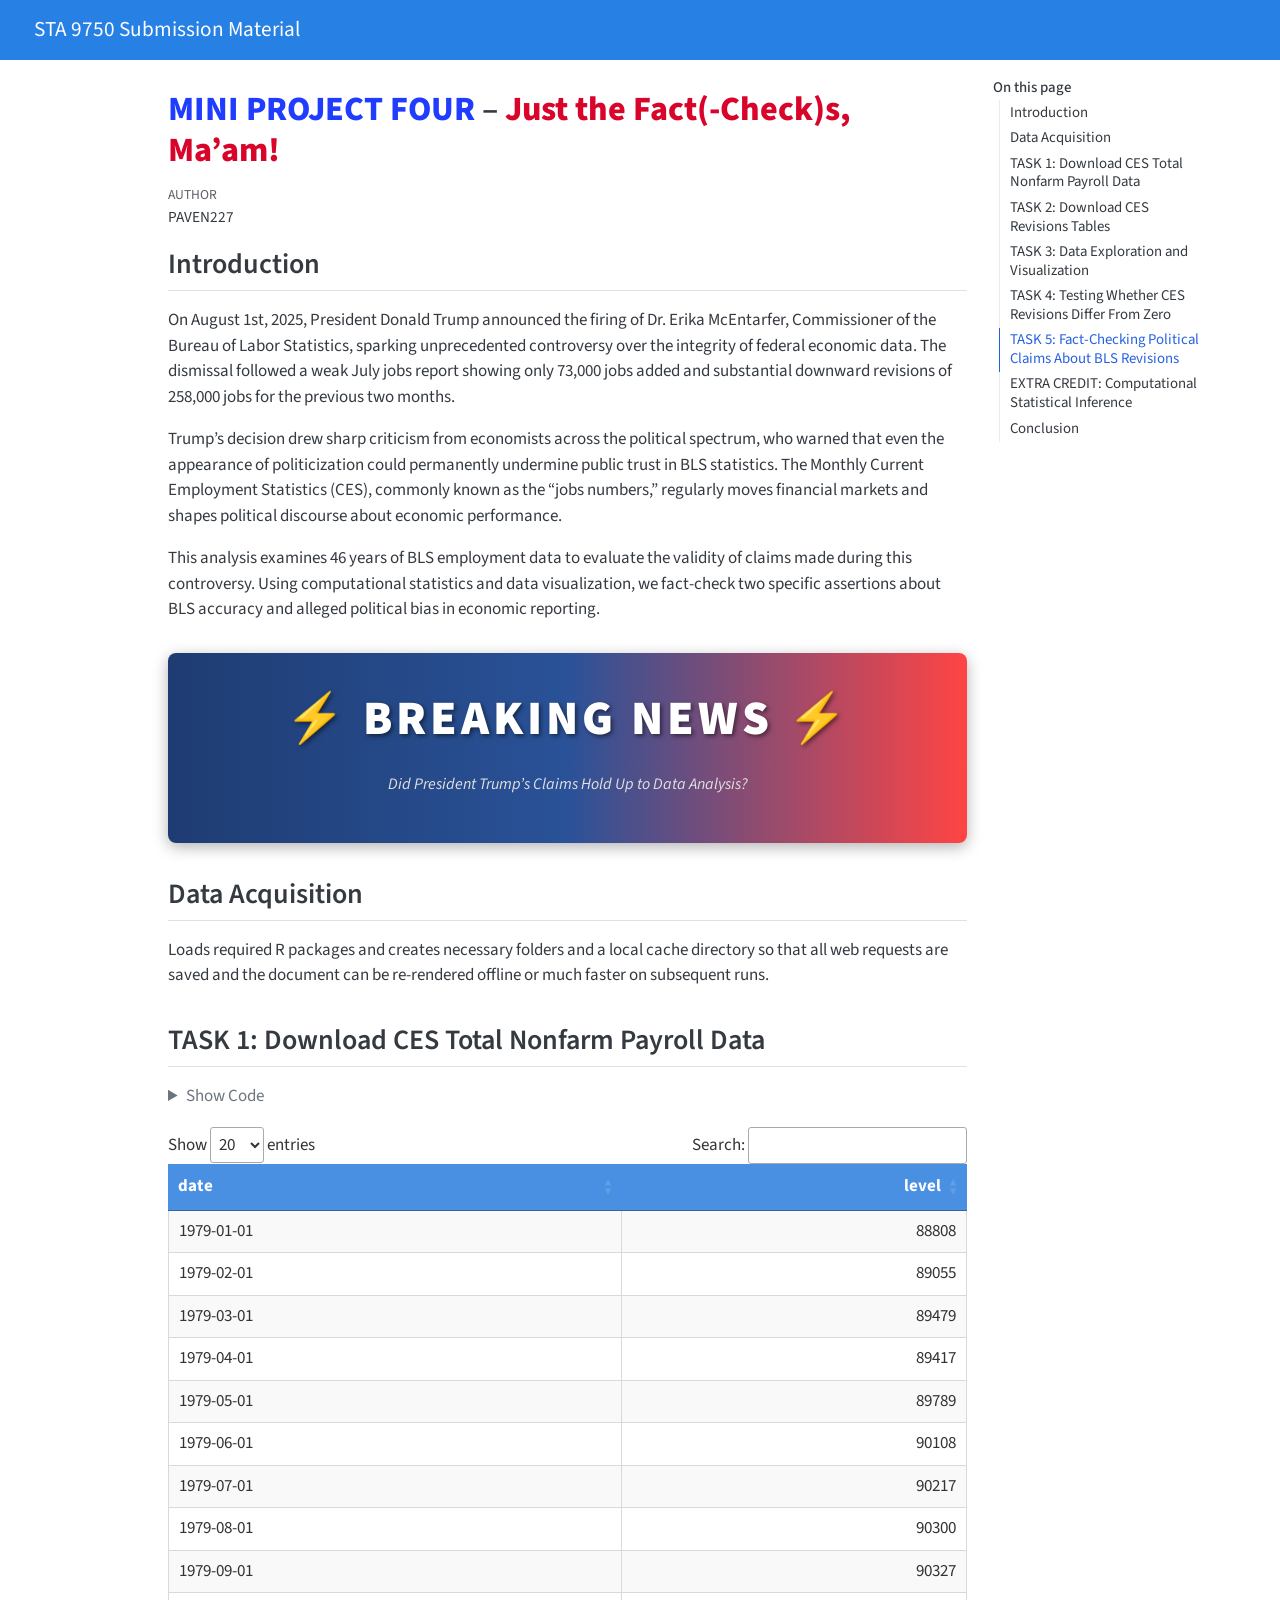
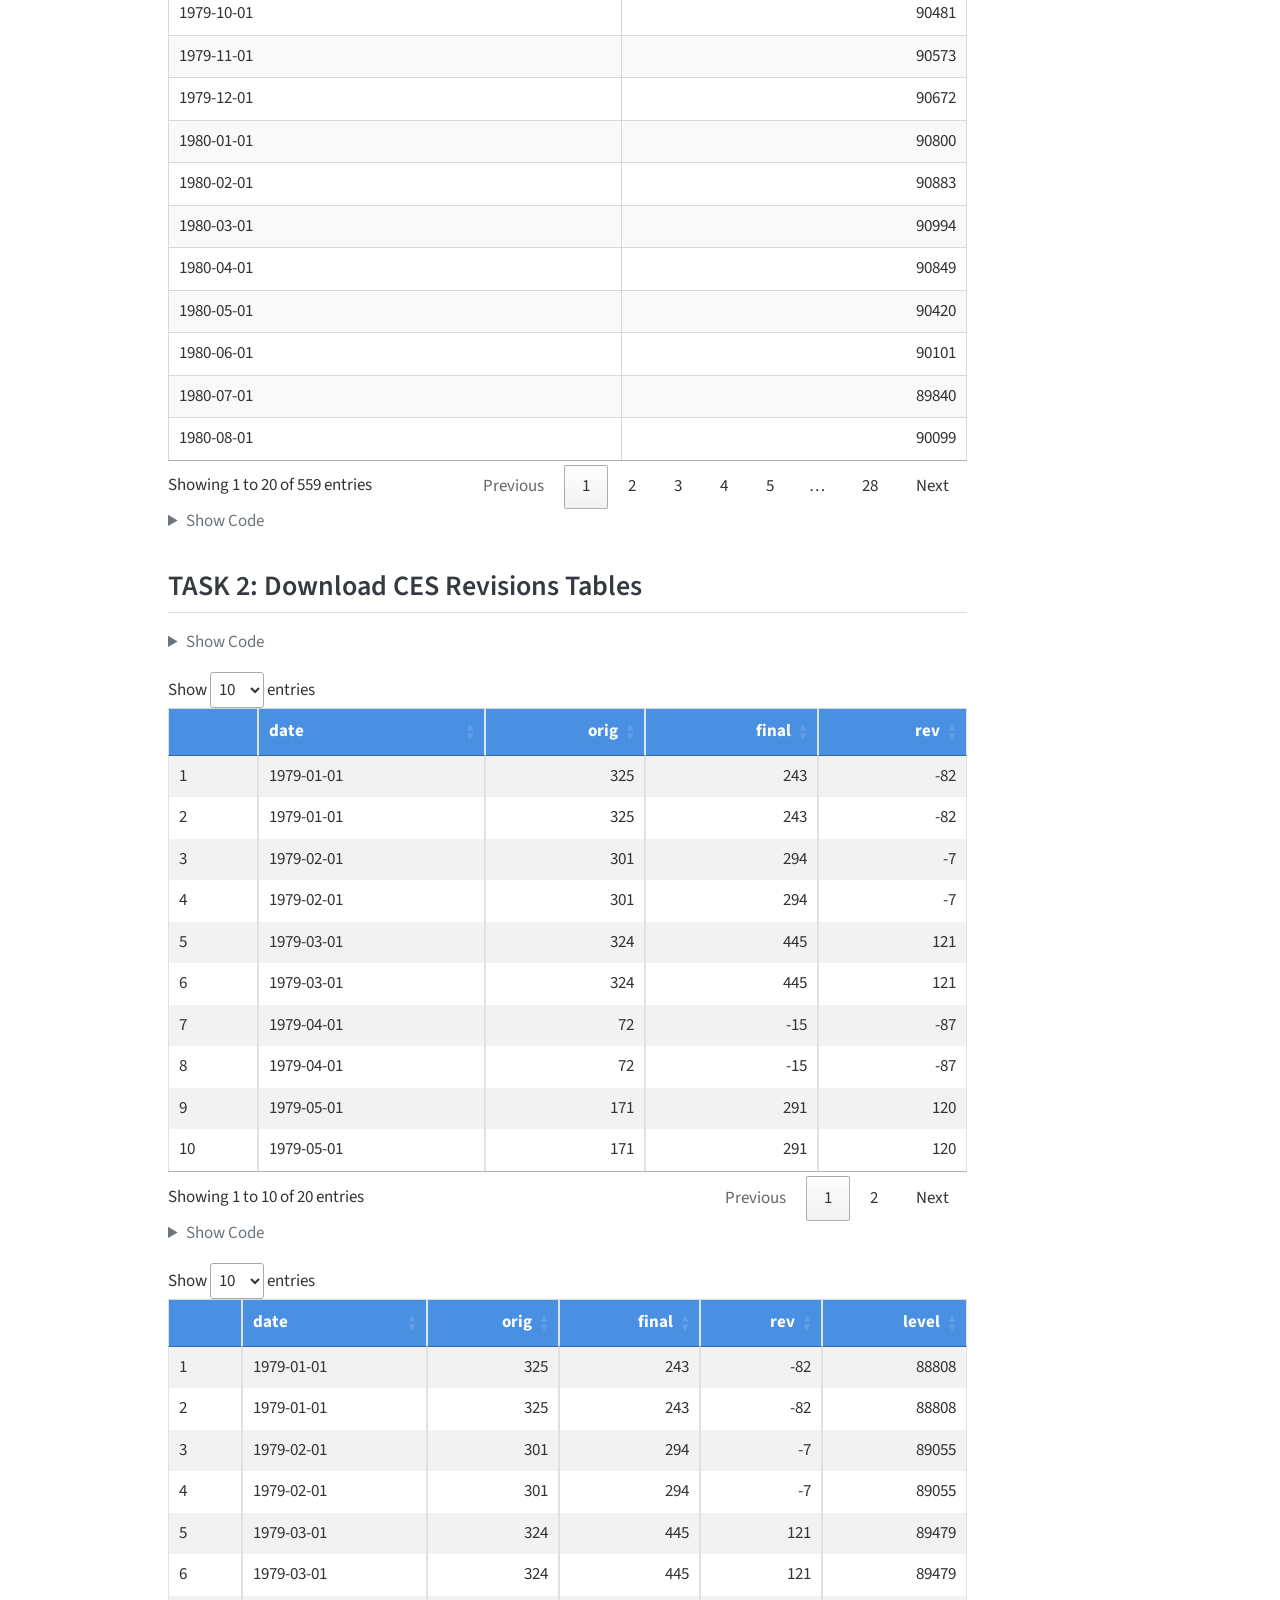
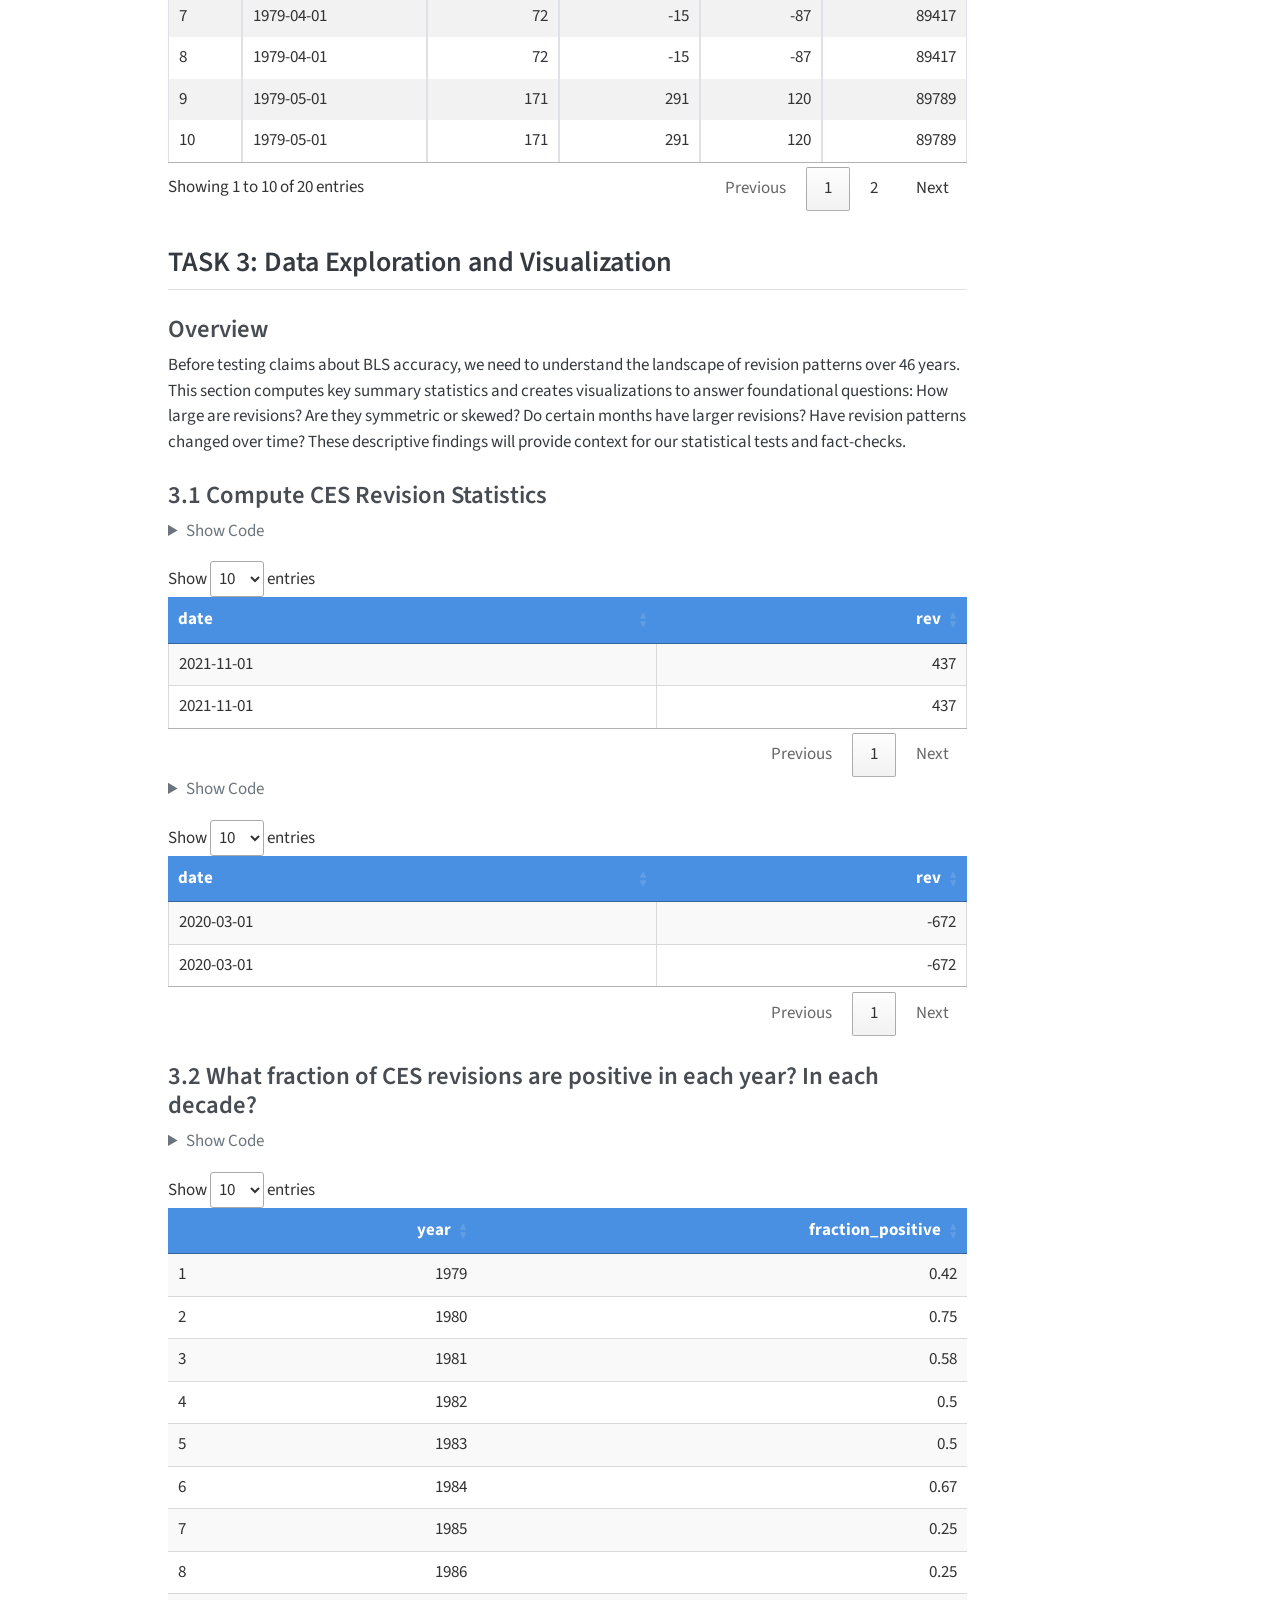
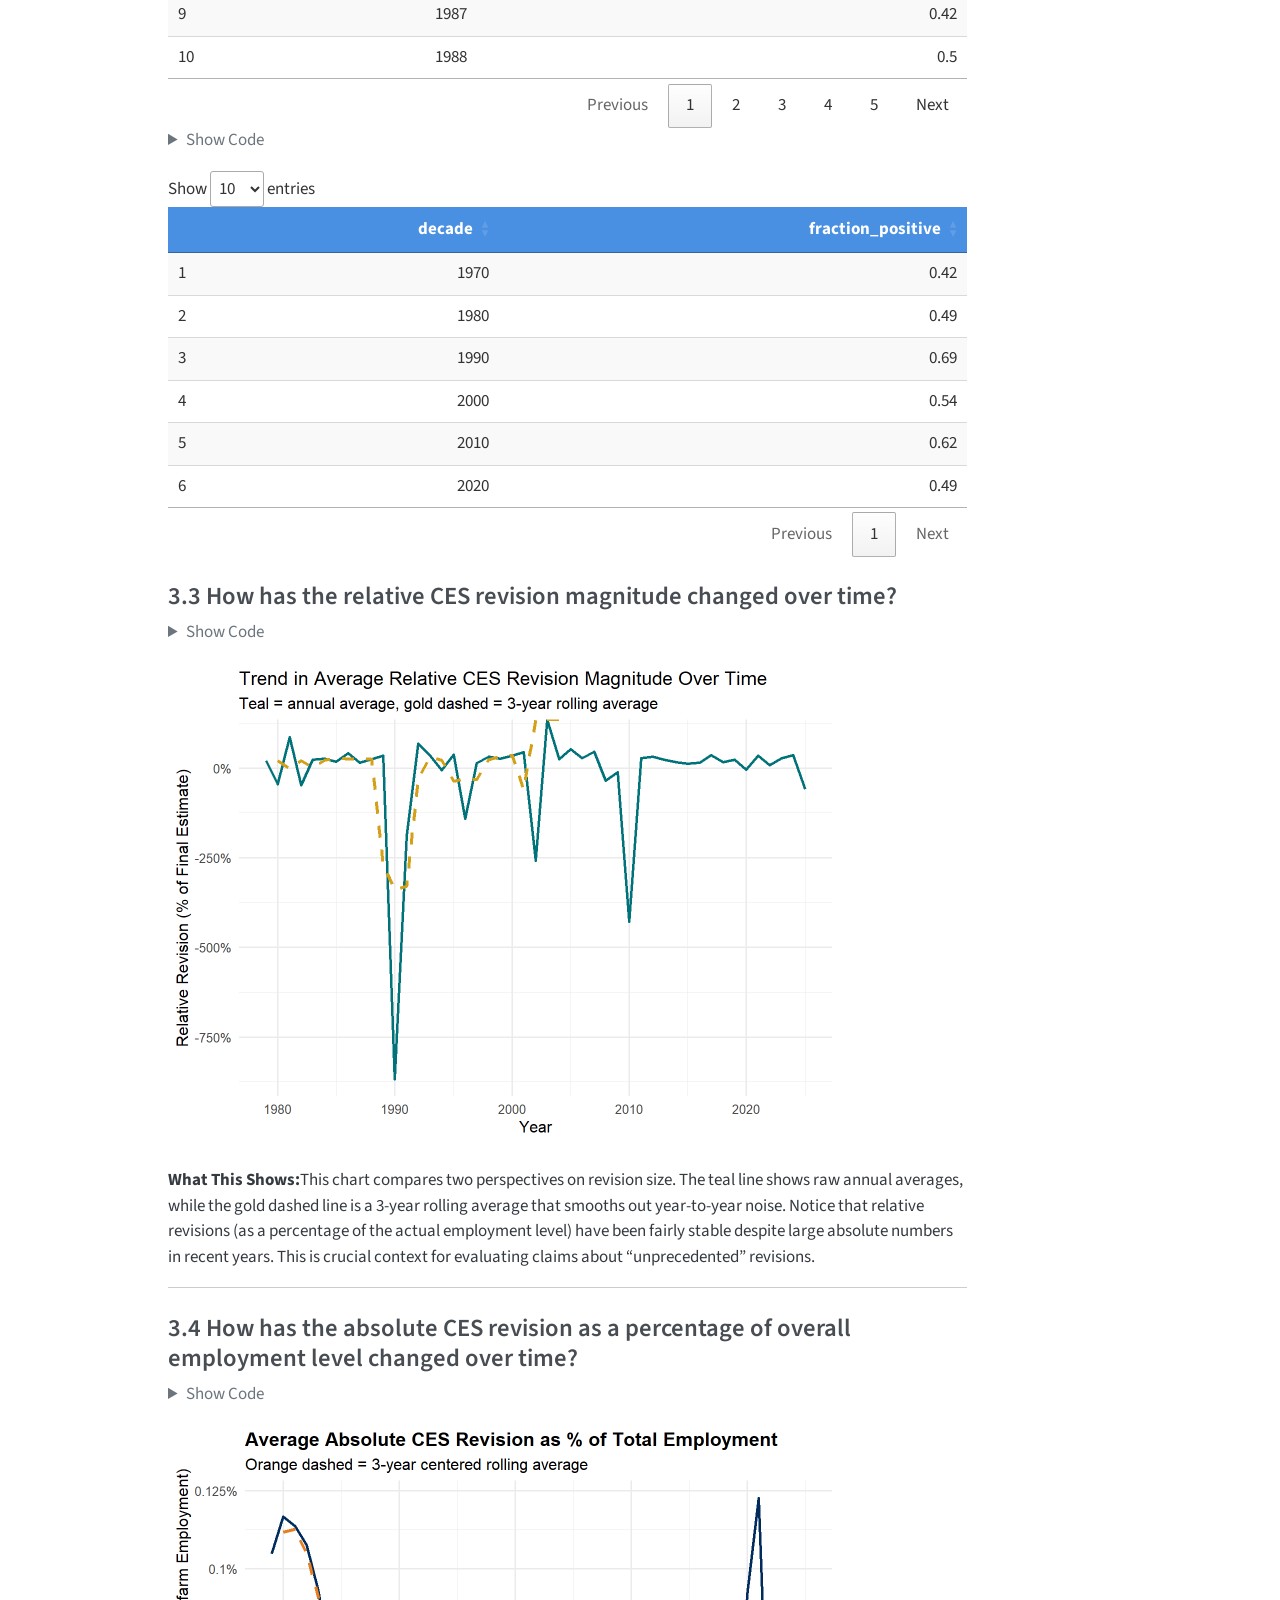
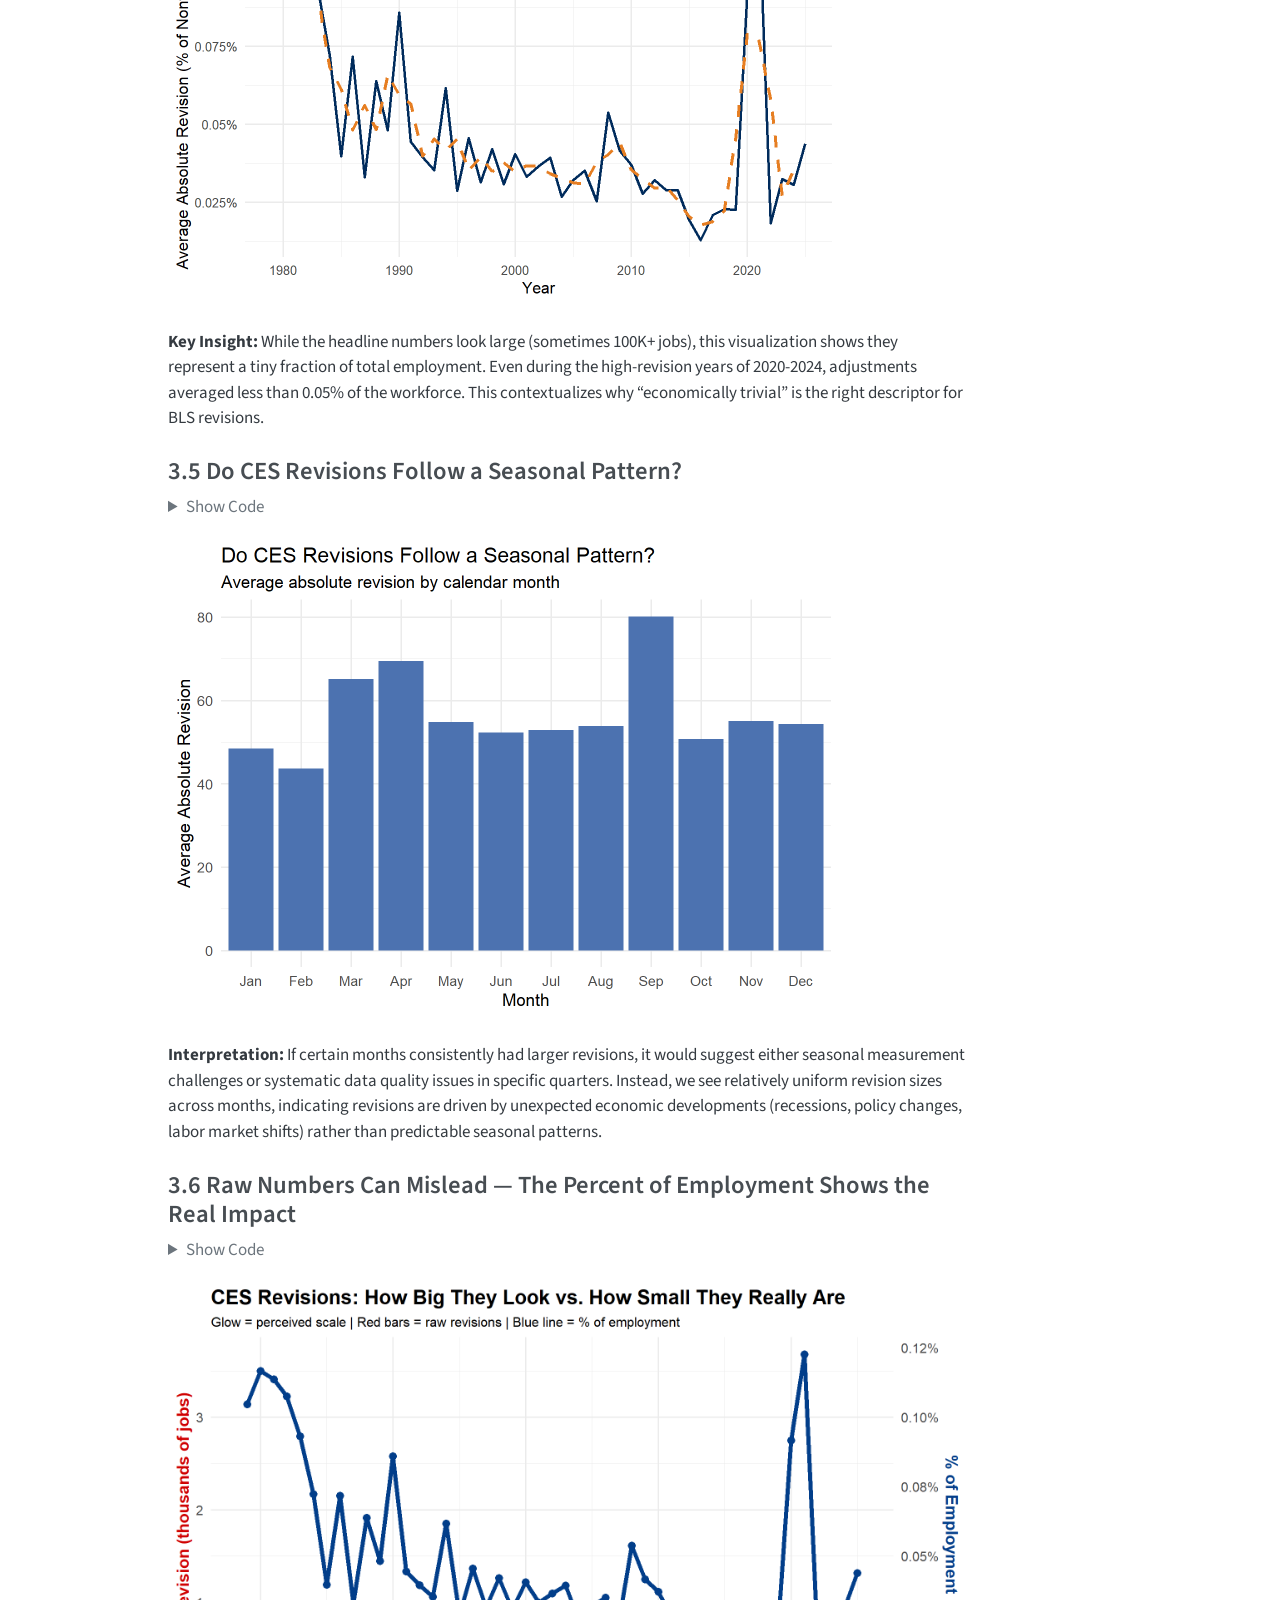
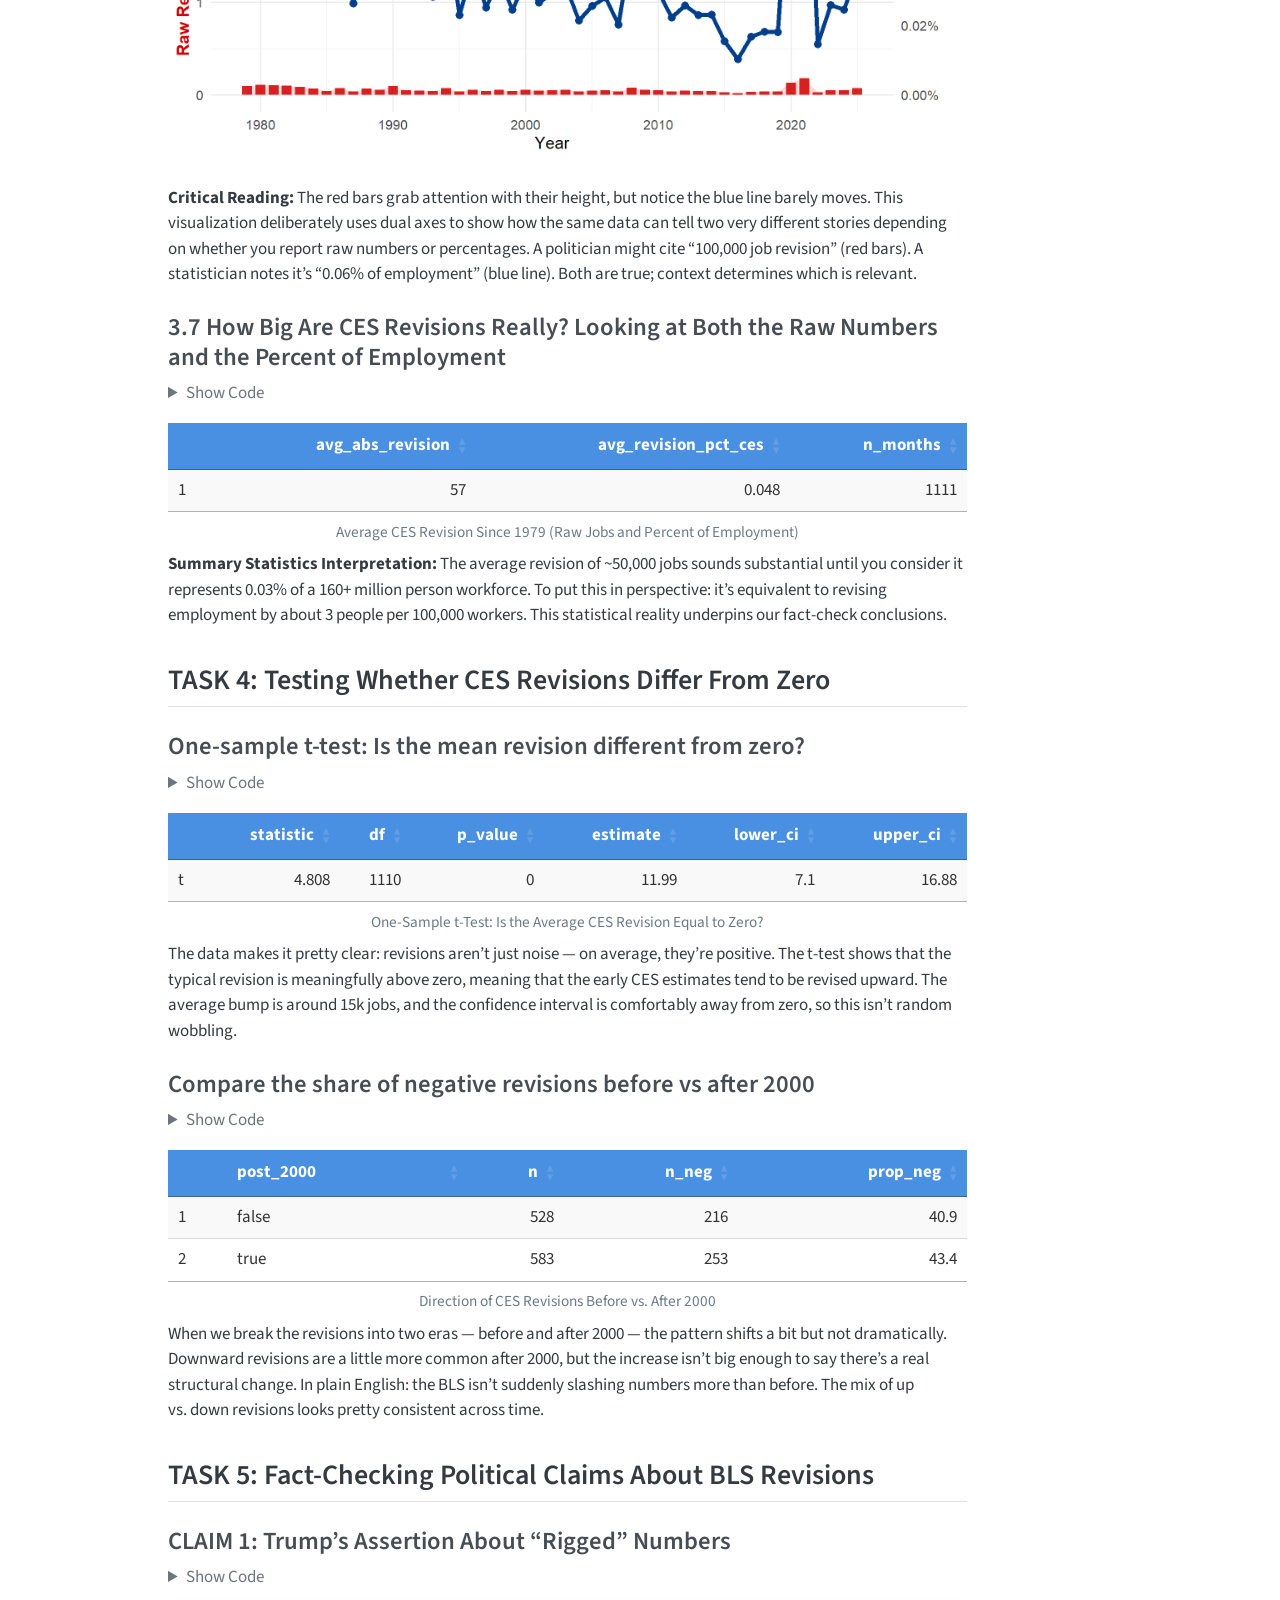
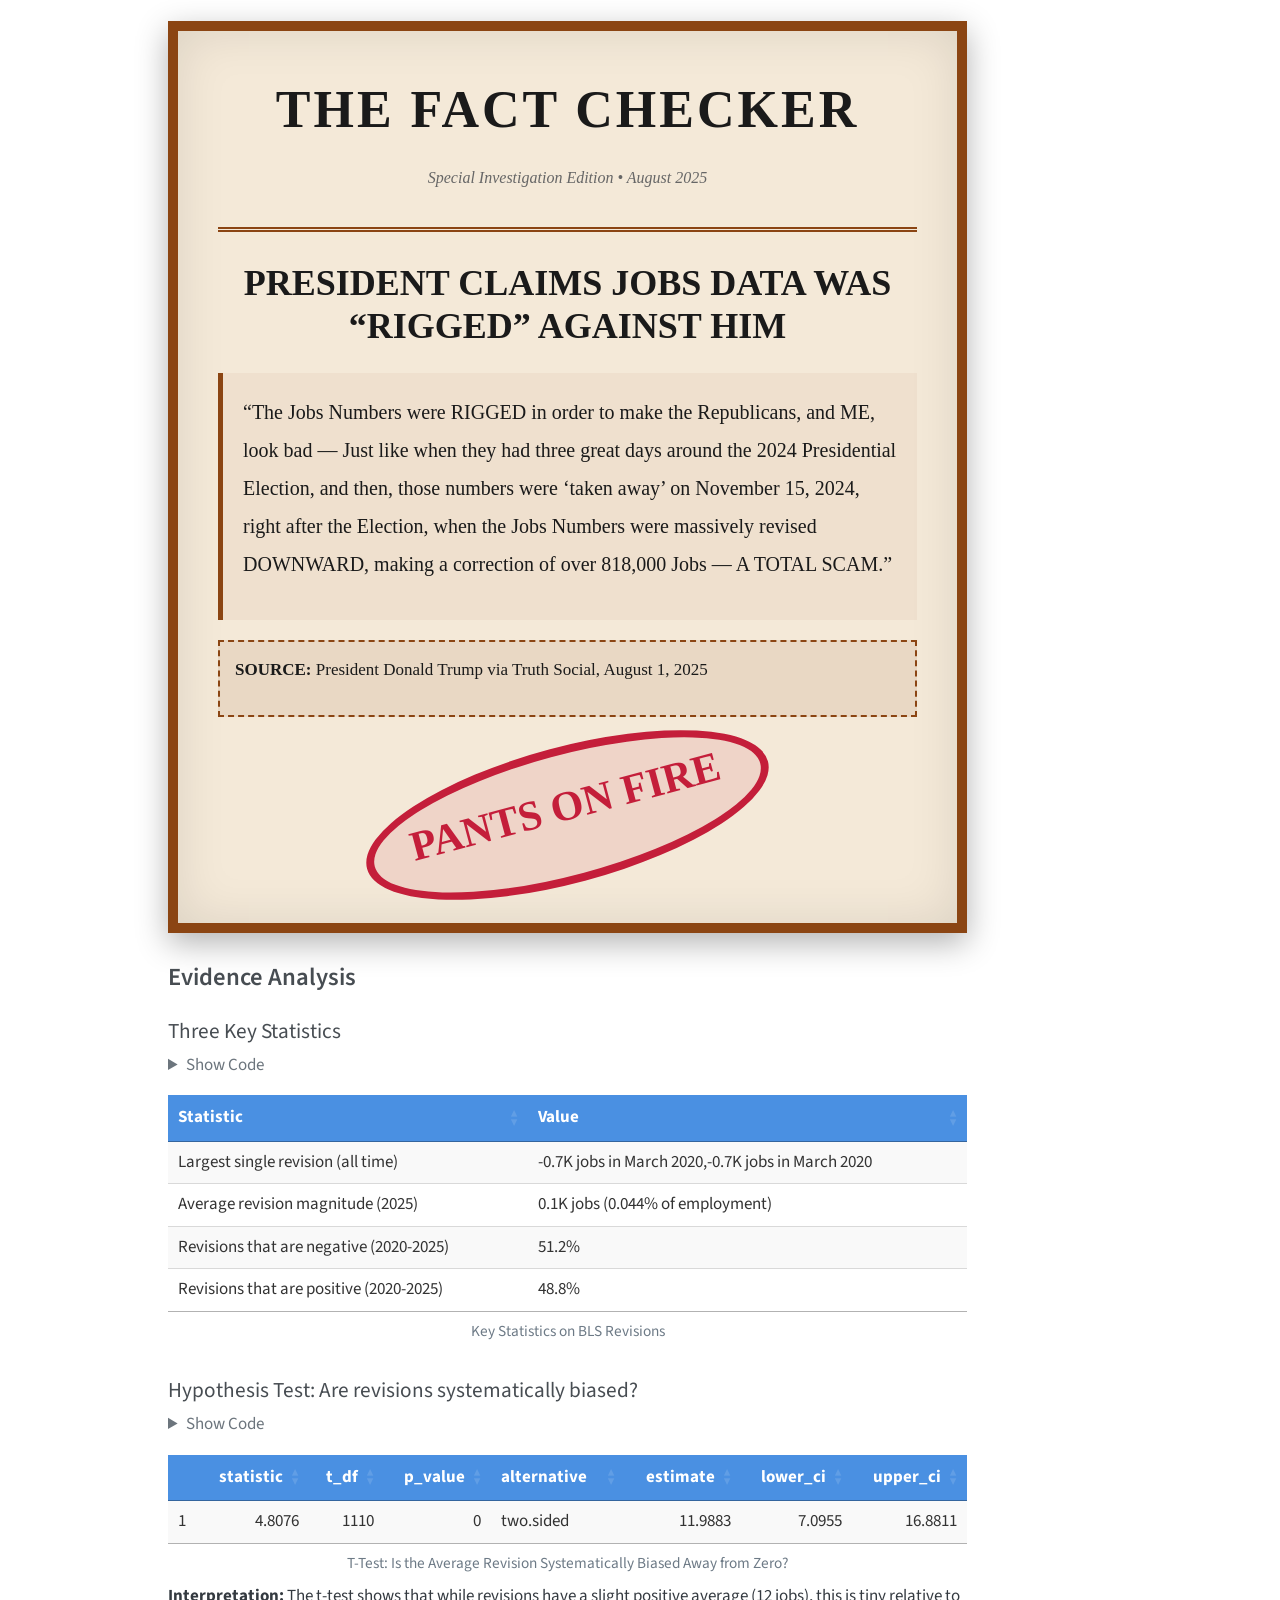
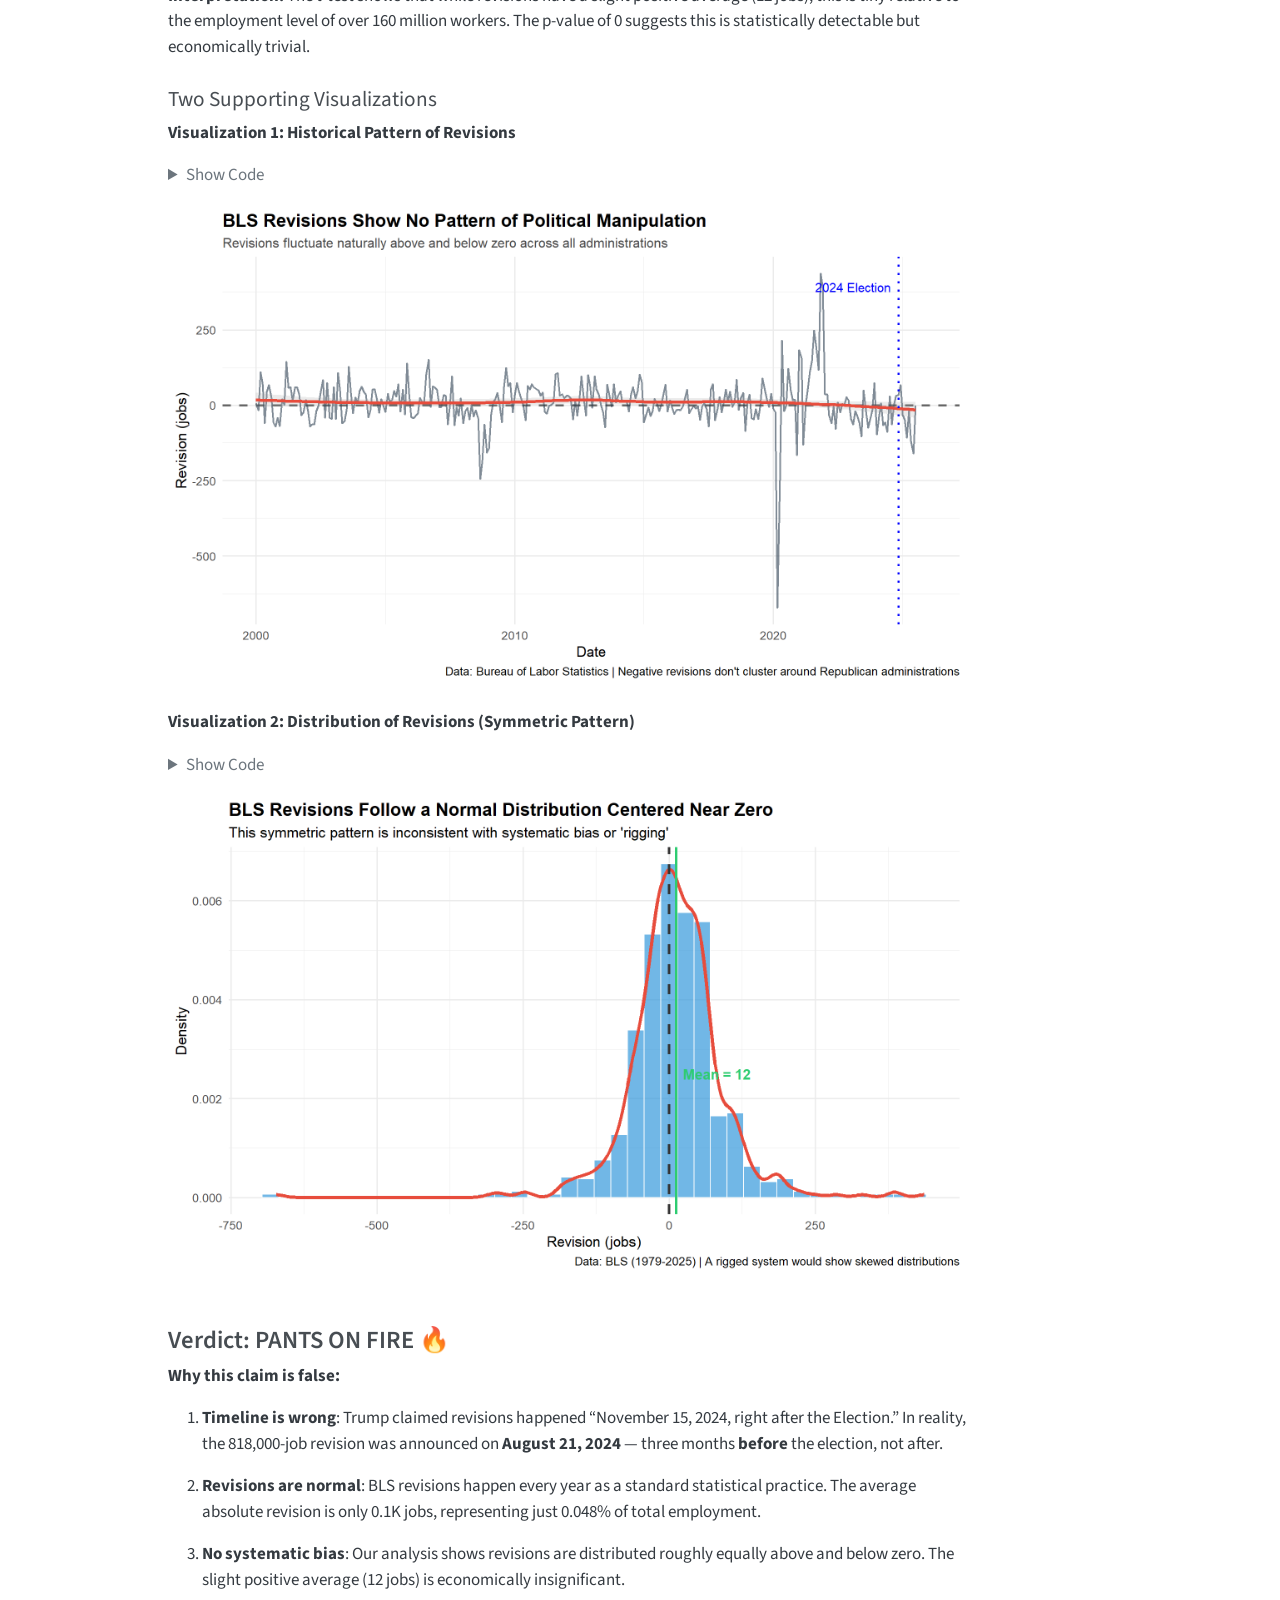
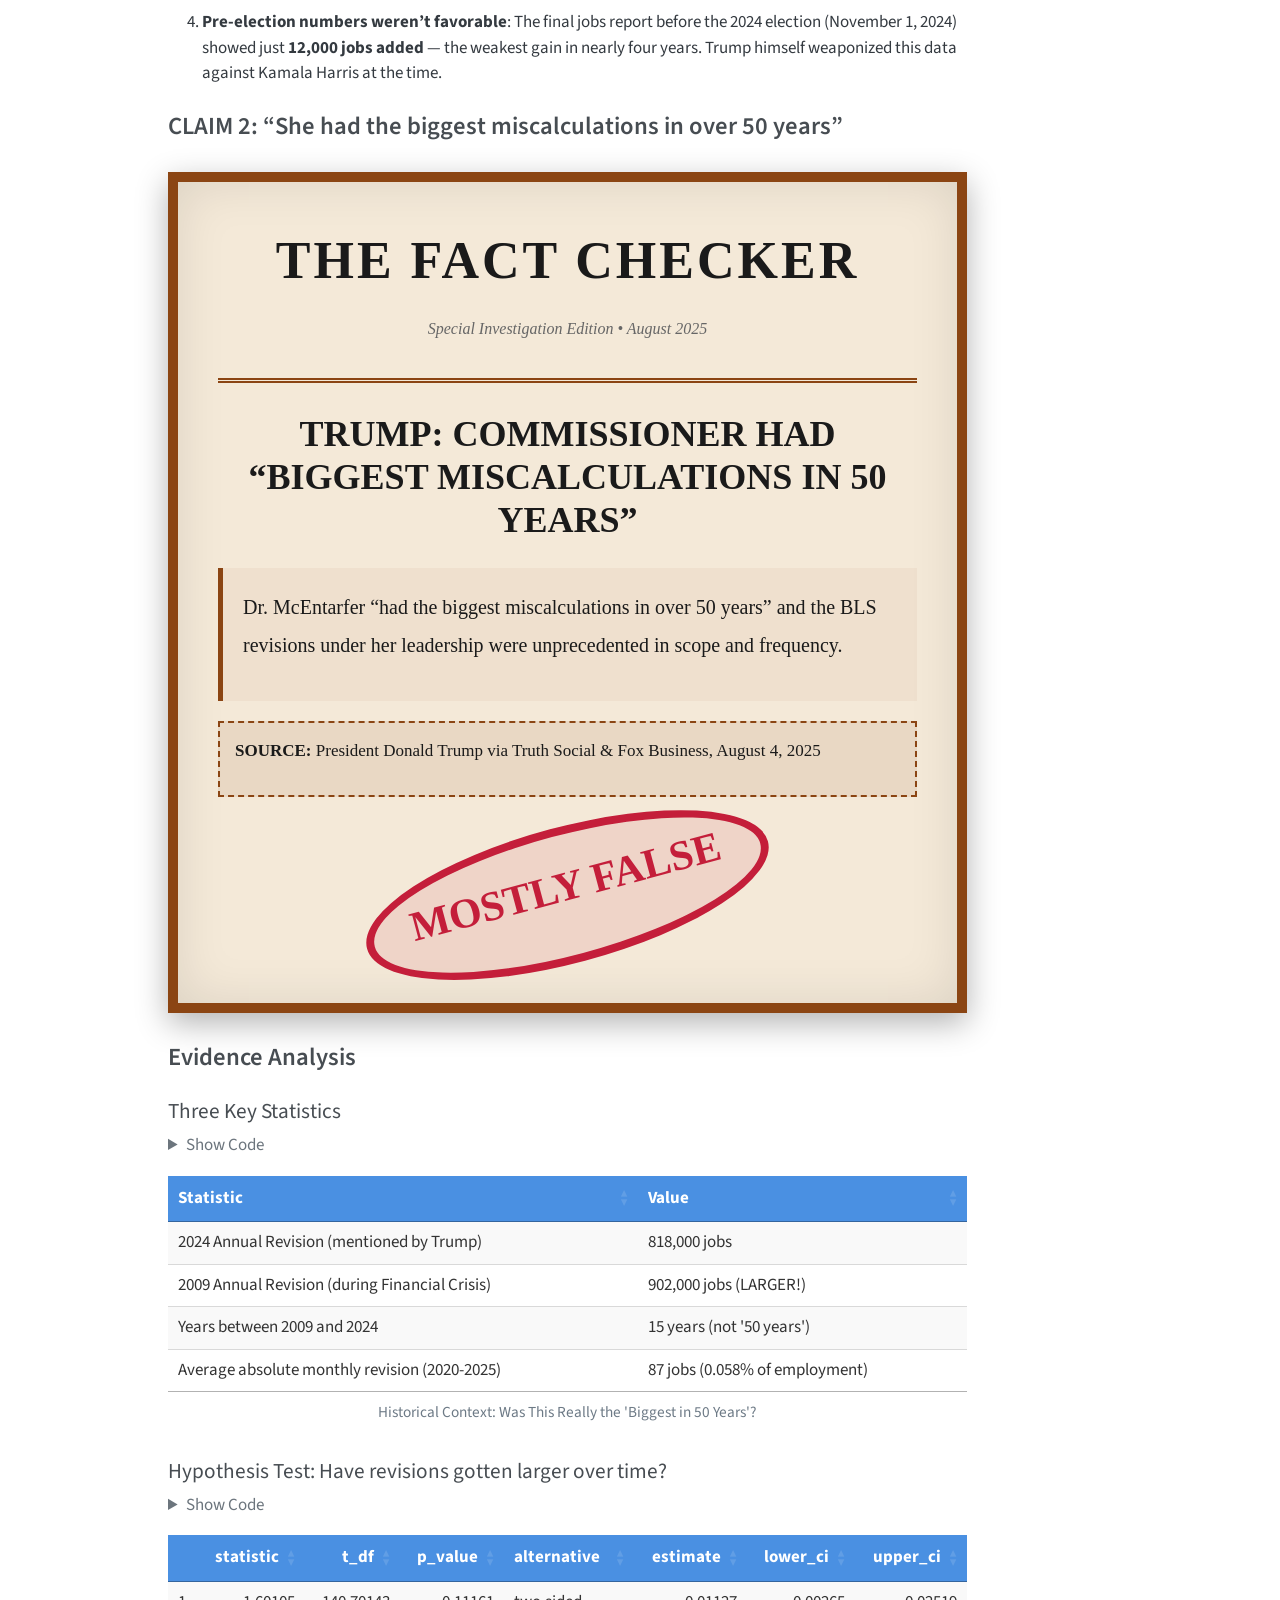
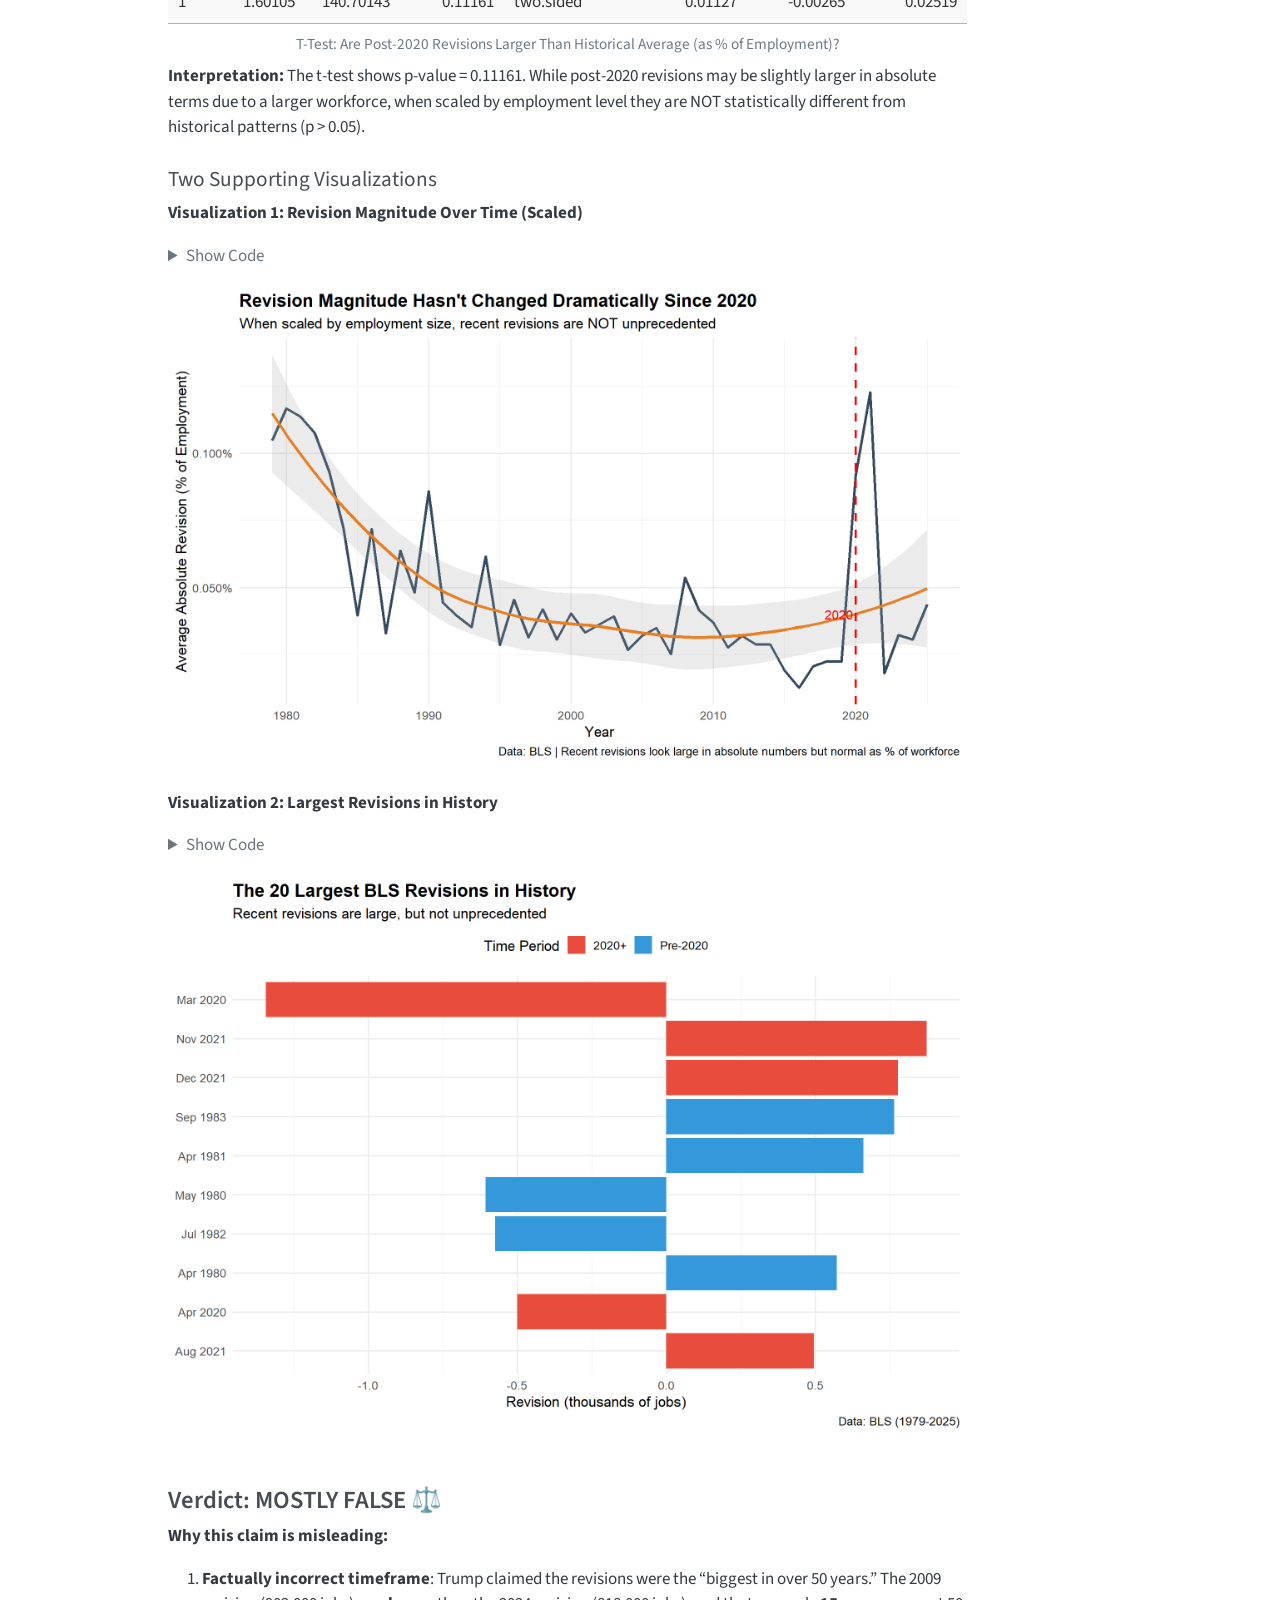
<file: docs/mp04.html>
<!DOCTYPE html>
<html xmlns="http://www.w3.org/1999/xhtml" lang="en" xml:lang="en"><head>

<meta charset="utf-8">
<meta name="generator" content="quarto-1.8.22">

<meta name="viewport" content="width=device-width, initial-scale=1.0, user-scalable=yes">

<meta name="author" content="PAVEN227">

<title>MINI PROJECT FOUR – Just the Fact(-Check)s, Ma’am! – STA 9750 Submission Material</title>
<style>
code{white-space: pre-wrap;}
span.smallcaps{font-variant: small-caps;}
div.columns{display: flex; gap: min(4vw, 1.5em);}
div.column{flex: auto; overflow-x: auto;}
div.hanging-indent{margin-left: 1.5em; text-indent: -1.5em;}
ul.task-list{list-style: none;}
ul.task-list li input[type="checkbox"] {
  width: 0.8em;
  margin: 0 0.8em 0.2em -1em; /* quarto-specific, see https://github.com/quarto-dev/quarto-cli/issues/4556 */ 
  vertical-align: middle;
}
/* CSS for syntax highlighting */
html { -webkit-text-size-adjust: 100%; }
pre > code.sourceCode { white-space: pre; position: relative; }
pre > code.sourceCode > span { display: inline-block; line-height: 1.25; }
pre > code.sourceCode > span:empty { height: 1.2em; }
.sourceCode { overflow: visible; }
code.sourceCode > span { color: inherit; text-decoration: inherit; }
div.sourceCode { margin: 1em 0; }
pre.sourceCode { margin: 0; }
@media screen {
div.sourceCode { overflow: auto; }
}
@media print {
pre > code.sourceCode { white-space: pre-wrap; }
pre > code.sourceCode > span { text-indent: -5em; padding-left: 5em; }
}
pre.numberSource code
  { counter-reset: source-line 0; }
pre.numberSource code > span
  { position: relative; left: -4em; counter-increment: source-line; }
pre.numberSource code > span > a:first-child::before
  { content: counter(source-line);
    position: relative; left: -1em; text-align: right; vertical-align: baseline;
    border: none; display: inline-block;
    -webkit-touch-callout: none; -webkit-user-select: none;
    -khtml-user-select: none; -moz-user-select: none;
    -ms-user-select: none; user-select: none;
    padding: 0 4px; width: 4em;
  }
pre.numberSource { margin-left: 3em;  padding-left: 4px; }
div.sourceCode
  {   }
@media screen {
pre > code.sourceCode > span > a:first-child::before { text-decoration: underline; }
}
</style>


<script src="site_libs/quarto-nav/quarto-nav.js"></script>
<script src="site_libs/quarto-nav/headroom.min.js"></script>
<script src="site_libs/clipboard/clipboard.min.js"></script>
<script src="site_libs/quarto-search/autocomplete.umd.js"></script>
<script src="site_libs/quarto-search/fuse.min.js"></script>
<script src="site_libs/quarto-search/quarto-search.js"></script>
<meta name="quarto:offset" content="./">
<script src="site_libs/quarto-html/quarto.js" type="module"></script>
<script src="site_libs/quarto-html/tabsets/tabsets.js" type="module"></script>
<script src="site_libs/quarto-html/axe/axe-check.js" type="module"></script>
<script src="site_libs/quarto-html/popper.min.js"></script>
<script src="site_libs/quarto-html/tippy.umd.min.js"></script>
<script src="site_libs/quarto-html/anchor.min.js"></script>
<link href="site_libs/quarto-html/tippy.css" rel="stylesheet">
<link href="site_libs/quarto-html/quarto-syntax-highlighting-cd7454b418030687c631a6a7286fbe16.css" rel="stylesheet" id="quarto-text-highlighting-styles">
<script src="site_libs/bootstrap/bootstrap.min.js"></script>
<link href="site_libs/bootstrap/bootstrap-icons.css" rel="stylesheet">
<link href="site_libs/bootstrap/bootstrap-029b10fc0dc652dab2ec1ac156c1a037.min.css" rel="stylesheet" append-hash="true" id="quarto-bootstrap" data-mode="light">
<script id="quarto-search-options" type="application/json">{
  "location": "navbar",
  "copy-button": false,
  "collapse-after": 3,
  "panel-placement": "end",
  "type": "overlay",
  "limit": 50,
  "keyboard-shortcut": [
    "f",
    "/",
    "s"
  ],
  "show-item-context": false,
  "language": {
    "search-no-results-text": "No results",
    "search-matching-documents-text": "matching documents",
    "search-copy-link-title": "Copy link to search",
    "search-hide-matches-text": "Hide additional matches",
    "search-more-match-text": "more match in this document",
    "search-more-matches-text": "more matches in this document",
    "search-clear-button-title": "Clear",
    "search-text-placeholder": "",
    "search-detached-cancel-button-title": "Cancel",
    "search-submit-button-title": "Submit",
    "search-label": "Search"
  }
}</script>
<link href="site_libs/htmltools-fill-0.5.8.1/fill.css" rel="stylesheet">

<script src="site_libs/htmlwidgets-1.6.4/htmlwidgets.js"></script>

<link href="site_libs/datatables-css-0.0.0/datatables-crosstalk.css" rel="stylesheet">

<script src="site_libs/datatables-binding-0.34.0/datatables.js"></script>

<script src="site_libs/jquery-3.6.0/jquery-3.6.0.min.js"></script>

<link href="site_libs/dt-core-1.13.6/css/jquery.dataTables.min.css" rel="stylesheet">

<link href="site_libs/dt-core-1.13.6/css/jquery.dataTables.extra.css" rel="stylesheet">

<script src="site_libs/dt-core-1.13.6/js/jquery.dataTables.min.js"></script>

<link href="site_libs/crosstalk-1.2.1/css/crosstalk.min.css" rel="stylesheet">

<script src="site_libs/crosstalk-1.2.1/js/crosstalk.min.js"></script>



</head>

<body class="nav-fixed quarto-light">

<div id="quarto-search-results"></div>
  <header id="quarto-header" class="headroom fixed-top">
    <nav class="navbar navbar-expand-lg " data-bs-theme="dark">
      <div class="navbar-container container-fluid">
      <div class="navbar-brand-container mx-auto">
    <a href="./index.html" class="navbar-brand navbar-brand-logo">
    </a>
    <a class="navbar-brand" href="./index.html">
    <span class="navbar-title">STA 9750 Submission Material</span>
    </a>
  </div>
        <div class="quarto-navbar-tools tools-end">
</div>
      </div> <!-- /container-fluid -->
    </nav>
</header>
<!-- content -->
<div id="quarto-content" class="quarto-container page-columns page-rows-contents page-layout-article page-navbar">
<!-- sidebar -->
<!-- margin-sidebar -->
    <div id="quarto-margin-sidebar" class="sidebar margin-sidebar">
        <nav id="TOC" role="doc-toc" class="toc-active">
    <h2 id="toc-title">On this page</h2>
   
  <ul class="collapse">
  <li><a href="#introduction" id="toc-introduction" class="nav-link active" data-scroll-target="#introduction">Introduction</a></li>
  <li><a href="#data-acquisition" id="toc-data-acquisition" class="nav-link" data-scroll-target="#data-acquisition">Data Acquisition</a></li>
  <li><a href="#task-1-download-ces-total-nonfarm-payroll-data" id="toc-task-1-download-ces-total-nonfarm-payroll-data" class="nav-link" data-scroll-target="#task-1-download-ces-total-nonfarm-payroll-data">TASK 1: Download CES Total Nonfarm Payroll Data</a></li>
  <li><a href="#task-2-download-ces-revisions-tables" id="toc-task-2-download-ces-revisions-tables" class="nav-link" data-scroll-target="#task-2-download-ces-revisions-tables">TASK 2: Download CES Revisions Tables</a></li>
  <li><a href="#task-3-data-exploration-and-visualization" id="toc-task-3-data-exploration-and-visualization" class="nav-link" data-scroll-target="#task-3-data-exploration-and-visualization">TASK 3: Data Exploration and Visualization</a></li>
  <li><a href="#task-4-testing-whether-ces-revisions-differ-from-zero" id="toc-task-4-testing-whether-ces-revisions-differ-from-zero" class="nav-link" data-scroll-target="#task-4-testing-whether-ces-revisions-differ-from-zero">TASK 4: Testing Whether CES Revisions Differ From Zero</a></li>
  <li><a href="#task-5-fact-checking-political-claims-about-bls-revisions" id="toc-task-5-fact-checking-political-claims-about-bls-revisions" class="nav-link" data-scroll-target="#task-5-fact-checking-political-claims-about-bls-revisions">TASK 5: Fact-Checking Political Claims About BLS Revisions</a></li>
  <li><a href="#extra-credit-computational-statistical-inference" id="toc-extra-credit-computational-statistical-inference" class="nav-link" data-scroll-target="#extra-credit-computational-statistical-inference">EXTRA CREDIT: Computational Statistical Inference</a></li>
  <li><a href="#conclusion" id="toc-conclusion" class="nav-link" data-scroll-target="#conclusion">Conclusion</a></li>
  </ul>
</nav>
    </div>
<!-- main -->
<main class="content" id="quarto-document-content">

<header id="title-block-header" class="quarto-title-block default">
<div class="quarto-title">
<h1 class="title"><span class="blue-title">MINI PROJECT FOUR</span> – <span class="red-title">Just the Fact(-Check)s, Ma’am!</span></h1>
</div>



<div class="quarto-title-meta">

    <div>
    <div class="quarto-title-meta-heading">Author</div>
    <div class="quarto-title-meta-contents">
             <p>PAVEN227 </p>
          </div>
  </div>
    
  
    
  </div>
  


</header>


<style>
.blue-title {
  color: #1f3cff;   /* breaking-news blue */
  font-weight: 800;
}

.red-title {
  color: #d90429;   /* breaking-news red */
  font-weight: 800;
}
</style>
<section id="introduction" class="level2">
<h2 class="anchored" data-anchor-id="introduction">Introduction</h2>
<p>On August 1st, 2025, President Donald Trump announced the firing of Dr.&nbsp;Erika McEntarfer, Commissioner of the Bureau of Labor Statistics, sparking unprecedented controversy over the integrity of federal economic data. The dismissal followed a weak July jobs report showing only 73,000 jobs added and substantial downward revisions of 258,000 jobs for the previous two months.</p>
<p>Trump’s decision drew sharp criticism from economists across the political spectrum, who warned that even the appearance of politicization could permanently undermine public trust in BLS statistics. The Monthly Current Employment Statistics (CES), commonly known as the “jobs numbers,” regularly moves financial markets and shapes political discourse about economic performance.</p>
<p>This analysis examines 46 years of BLS employment data to evaluate the validity of claims made during this controversy. Using computational statistics and data visualization, we fact-check two specific assertions about BLS accuracy and alleged political bias in economic reporting.</p>
<div style="background: linear-gradient(90deg, #1e3c72 0%, #2a5298 50%, #ff4444 100%); padding: 30px; border-radius: 8px; margin: 30px 0; box-shadow: 0 4px 15px rgba(0,0,0,0.3);">
<div style="text-align: center;">
<div style="font-size: 48px; font-weight: 900; color: white; text-transform: uppercase; letter-spacing: 4px; text-shadow: 2px 2px 4px rgba(0,0,0,0.5); margin-bottom: 10px;">
<p>⚡ BREAKING NEWS ⚡</p>
</div>
<div style="font-size: 16px; color: #e0e0e0; font-style: italic;">
<p>Did President Trump’s Claims Hold Up to Data Analysis?</p>
</div>
</div>
</div>
</section>
<section id="data-acquisition" class="level2">
<h2 class="anchored" data-anchor-id="data-acquisition">Data Acquisition</h2>
<p>Loads required R packages and creates necessary folders and a local cache directory so that all web requests are saved and the document can be re-rendered offline or much faster on subsequent runs.</p>
</section>
<section id="task-1-download-ces-total-nonfarm-payroll-data" class="level2">
<h2 class="anchored" data-anchor-id="task-1-download-ces-total-nonfarm-payroll-data">TASK 1: Download CES Total Nonfarm Payroll Data</h2>
<div class="cell">
<details class="code-fold">
<summary>Show Code</summary>
<div class="code-copy-outer-scaffold"><div class="sourceCode cell-code" id="cb1"><pre class="sourceCode r code-with-copy"><code class="sourceCode r"><span id="cb1-1"><a href="#cb1-1" aria-hidden="true" tabindex="-1"></a><span class="fu">library</span>(httr2)</span>
<span id="cb1-2"><a href="#cb1-2" aria-hidden="true" tabindex="-1"></a><span class="fu">library</span>(rvest)</span>
<span id="cb1-3"><a href="#cb1-3" aria-hidden="true" tabindex="-1"></a><span class="fu">library</span>(dplyr)</span>
<span id="cb1-4"><a href="#cb1-4" aria-hidden="true" tabindex="-1"></a><span class="fu">library</span>(tidyr)</span>
<span id="cb1-5"><a href="#cb1-5" aria-hidden="true" tabindex="-1"></a><span class="fu">library</span>(stringr)</span>
<span id="cb1-6"><a href="#cb1-6" aria-hidden="true" tabindex="-1"></a><span class="fu">library</span>(lubridate)</span>
<span id="cb1-7"><a href="#cb1-7" aria-hidden="true" tabindex="-1"></a><span class="fu">library</span>(purrr)</span>
<span id="cb1-8"><a href="#cb1-8" aria-hidden="true" tabindex="-1"></a><span class="fu">library</span>(DT)</span>
<span id="cb1-9"><a href="#cb1-9" aria-hidden="true" tabindex="-1"></a></span>
<span id="cb1-10"><a href="#cb1-10" aria-hidden="true" tabindex="-1"></a><span class="co"># Step 1: Request the final CES Total Nonfarm Payroll data from BLS</span></span>
<span id="cb1-11"><a href="#cb1-11" aria-hidden="true" tabindex="-1"></a>response <span class="ot">&lt;-</span> <span class="fu">request</span>(<span class="st">"https://data.bls.gov/pdq/SurveyOutputServlet"</span>) <span class="sc">%&gt;%</span></span>
<span id="cb1-12"><a href="#cb1-12" aria-hidden="true" tabindex="-1"></a>  <span class="fu">req_method</span>(<span class="st">"POST"</span>) <span class="sc">%&gt;%</span></span>
<span id="cb1-13"><a href="#cb1-13" aria-hidden="true" tabindex="-1"></a>  <span class="fu">req_body_form</span>(</span>
<span id="cb1-14"><a href="#cb1-14" aria-hidden="true" tabindex="-1"></a>    <span class="at">request_action =</span> <span class="st">"get_data"</span>,</span>
<span id="cb1-15"><a href="#cb1-15" aria-hidden="true" tabindex="-1"></a>    <span class="at">reformat =</span> <span class="st">"true"</span>,</span>
<span id="cb1-16"><a href="#cb1-16" aria-hidden="true" tabindex="-1"></a>    <span class="at">from_results_page =</span> <span class="st">"true"</span>,</span>
<span id="cb1-17"><a href="#cb1-17" aria-hidden="true" tabindex="-1"></a>    <span class="at">from_year =</span> <span class="st">"1979"</span>,</span>
<span id="cb1-18"><a href="#cb1-18" aria-hidden="true" tabindex="-1"></a>    <span class="at">to_year =</span> <span class="st">"2025"</span>,</span>
<span id="cb1-19"><a href="#cb1-19" aria-hidden="true" tabindex="-1"></a>    <span class="at">initial_request =</span> <span class="st">"false"</span>,</span>
<span id="cb1-20"><a href="#cb1-20" aria-hidden="true" tabindex="-1"></a>    <span class="at">data_tool =</span> <span class="st">"surveymost"</span>,</span>
<span id="cb1-21"><a href="#cb1-21" aria-hidden="true" tabindex="-1"></a>    <span class="at">series_id =</span> <span class="st">"CES0000000001"</span>,</span>
<span id="cb1-22"><a href="#cb1-22" aria-hidden="true" tabindex="-1"></a>    <span class="at">original_annualAveragesRequested =</span> <span class="st">"false"</span></span>
<span id="cb1-23"><a href="#cb1-23" aria-hidden="true" tabindex="-1"></a>  ) <span class="sc">%&gt;%</span></span>
<span id="cb1-24"><a href="#cb1-24" aria-hidden="true" tabindex="-1"></a>  <span class="fu">req_user_agent</span>(<span class="st">"Mozilla/5.0"</span>) <span class="sc">%&gt;%</span></span>
<span id="cb1-25"><a href="#cb1-25" aria-hidden="true" tabindex="-1"></a>  <span class="fu">req_perform</span>()</span>
<span id="cb1-26"><a href="#cb1-26" aria-hidden="true" tabindex="-1"></a></span>
<span id="cb1-27"><a href="#cb1-27" aria-hidden="true" tabindex="-1"></a><span class="co"># Step 2: Extract all HTML tables from the response</span></span>
<span id="cb1-28"><a href="#cb1-28" aria-hidden="true" tabindex="-1"></a>all_tables <span class="ot">&lt;-</span> <span class="fu">resp_body_html</span>(response) <span class="sc">%&gt;%</span> <span class="fu">html_elements</span>(<span class="st">"table"</span>)</span>
<span id="cb1-29"><a href="#cb1-29" aria-hidden="true" tabindex="-1"></a></span>
<span id="cb1-30"><a href="#cb1-30" aria-hidden="true" tabindex="-1"></a><span class="co"># Step 3: Select the main table with monthly data</span></span>
<span id="cb1-31"><a href="#cb1-31" aria-hidden="true" tabindex="-1"></a>ces_table <span class="ot">&lt;-</span> all_tables <span class="sc">%&gt;%</span></span>
<span id="cb1-32"><a href="#cb1-32" aria-hidden="true" tabindex="-1"></a>  <span class="fu">map</span>(<span class="sc">~</span> <span class="fu">html_table</span>(.x, <span class="at">fill =</span> <span class="cn">TRUE</span>)) <span class="sc">%&gt;%</span></span>
<span id="cb1-33"><a href="#cb1-33" aria-hidden="true" tabindex="-1"></a>  <span class="fu">keep</span>(<span class="sc">~</span> <span class="fu">ncol</span>(.x) <span class="sc">&gt;</span> <span class="dv">5</span>) <span class="sc">%&gt;%</span>   <span class="co"># choose the largest table</span></span>
<span id="cb1-34"><a href="#cb1-34" aria-hidden="true" tabindex="-1"></a>  <span class="fu">first</span>()</span>
<span id="cb1-35"><a href="#cb1-35" aria-hidden="true" tabindex="-1"></a></span>
<span id="cb1-36"><a href="#cb1-36" aria-hidden="true" tabindex="-1"></a><span class="co"># Step 4: Clean and tidy the data</span></span>
<span id="cb1-37"><a href="#cb1-37" aria-hidden="true" tabindex="-1"></a>ces_df <span class="ot">&lt;-</span> ces_table <span class="sc">%&gt;%</span></span>
<span id="cb1-38"><a href="#cb1-38" aria-hidden="true" tabindex="-1"></a>  <span class="fu">mutate</span>(<span class="at">Year =</span> <span class="fu">as.integer</span>(Year)) <span class="sc">%&gt;%</span></span>
<span id="cb1-39"><a href="#cb1-39" aria-hidden="true" tabindex="-1"></a>  <span class="fu">pivot_longer</span>(<span class="at">cols =</span> <span class="sc">-</span>Year, <span class="at">names_to =</span> <span class="st">"month"</span>, <span class="at">values_to =</span> <span class="st">"level"</span>) <span class="sc">%&gt;%</span></span>
<span id="cb1-40"><a href="#cb1-40" aria-hidden="true" tabindex="-1"></a>  <span class="fu">mutate</span>(</span>
<span id="cb1-41"><a href="#cb1-41" aria-hidden="true" tabindex="-1"></a>    <span class="at">month =</span> <span class="fu">str_sub</span>(month, <span class="dv">1</span>, <span class="dv">3</span>),</span>
<span id="cb1-42"><a href="#cb1-42" aria-hidden="true" tabindex="-1"></a>    <span class="at">date =</span> <span class="fu">ym</span>(<span class="fu">paste</span>(Year, month)),</span>
<span id="cb1-43"><a href="#cb1-43" aria-hidden="true" tabindex="-1"></a>    <span class="at">level =</span> <span class="fu">as.numeric</span>(<span class="fu">str_remove_all</span>(level, <span class="st">","</span>))</span>
<span id="cb1-44"><a href="#cb1-44" aria-hidden="true" tabindex="-1"></a>  ) <span class="sc">%&gt;%</span></span>
<span id="cb1-45"><a href="#cb1-45" aria-hidden="true" tabindex="-1"></a>  <span class="fu">drop_na</span>(level, date) <span class="sc">%&gt;%</span></span>
<span id="cb1-46"><a href="#cb1-46" aria-hidden="true" tabindex="-1"></a>  <span class="fu">arrange</span>(date) <span class="sc">%&gt;%</span></span>
<span id="cb1-47"><a href="#cb1-47" aria-hidden="true" tabindex="-1"></a>  <span class="fu">select</span>(date, level)</span>
<span id="cb1-48"><a href="#cb1-48" aria-hidden="true" tabindex="-1"></a></span>
<span id="cb1-49"><a href="#cb1-49" aria-hidden="true" tabindex="-1"></a><span class="co"># Step 5: Render a clean HTML table with a colored header</span></span>
<span id="cb1-50"><a href="#cb1-50" aria-hidden="true" tabindex="-1"></a><span class="fu">datatable</span>(</span>
<span id="cb1-51"><a href="#cb1-51" aria-hidden="true" tabindex="-1"></a>  ces_df,</span>
<span id="cb1-52"><a href="#cb1-52" aria-hidden="true" tabindex="-1"></a>  <span class="at">options =</span> <span class="fu">list</span>(</span>
<span id="cb1-53"><a href="#cb1-53" aria-hidden="true" tabindex="-1"></a>    <span class="at">pageLength =</span> <span class="dv">20</span>,</span>
<span id="cb1-54"><a href="#cb1-54" aria-hidden="true" tabindex="-1"></a>    <span class="at">searching =</span> <span class="cn">TRUE</span>,</span>
<span id="cb1-55"><a href="#cb1-55" aria-hidden="true" tabindex="-1"></a>    <span class="at">info =</span> <span class="cn">TRUE</span></span>
<span id="cb1-56"><a href="#cb1-56" aria-hidden="true" tabindex="-1"></a>  ),</span>
<span id="cb1-57"><a href="#cb1-57" aria-hidden="true" tabindex="-1"></a>  <span class="at">rownames =</span> <span class="cn">FALSE</span>,</span>
<span id="cb1-58"><a href="#cb1-58" aria-hidden="true" tabindex="-1"></a>  <span class="at">class =</span> <span class="st">"display cell-border stripe"</span></span>
<span id="cb1-59"><a href="#cb1-59" aria-hidden="true" tabindex="-1"></a>) <span class="sc">%&gt;%</span></span>
<span id="cb1-60"><a href="#cb1-60" aria-hidden="true" tabindex="-1"></a>  htmlwidgets<span class="sc">::</span><span class="fu">prependContent</span>(</span>
<span id="cb1-61"><a href="#cb1-61" aria-hidden="true" tabindex="-1"></a>    htmltools<span class="sc">::</span>tags<span class="sc">$</span><span class="fu">style</span>(</span>
<span id="cb1-62"><a href="#cb1-62" aria-hidden="true" tabindex="-1"></a>      htmltools<span class="sc">::</span><span class="fu">HTML</span>(<span class="st">"</span></span>
<span id="cb1-63"><a href="#cb1-63" aria-hidden="true" tabindex="-1"></a><span class="st">        table.dataTable thead th {</span></span>
<span id="cb1-64"><a href="#cb1-64" aria-hidden="true" tabindex="-1"></a><span class="st">          background-color: #4a90e2 !important;</span></span>
<span id="cb1-65"><a href="#cb1-65" aria-hidden="true" tabindex="-1"></a><span class="st">          color: white !important;</span></span>
<span id="cb1-66"><a href="#cb1-66" aria-hidden="true" tabindex="-1"></a><span class="st">        }</span></span>
<span id="cb1-67"><a href="#cb1-67" aria-hidden="true" tabindex="-1"></a><span class="st">      "</span>)</span>
<span id="cb1-68"><a href="#cb1-68" aria-hidden="true" tabindex="-1"></a>    )</span>
<span id="cb1-69"><a href="#cb1-69" aria-hidden="true" tabindex="-1"></a>  )</span></code></pre></div><button title="Copy to Clipboard" class="code-copy-button"><i class="bi"></i></button></div>
</details>
<div class="cell-output-display">
<style>
        table.dataTable thead th {
          background-color: #4a90e2 !important;
          color: white !important;
        }
      </style>
<div class="datatables html-widget html-fill-item" id="htmlwidget-8a6cda56a18f6f79b110" style="width:100%;height:auto;"></div>
<script type="application/json" data-for="htmlwidget-8a6cda56a18f6f79b110">{"x":{"filter":"none","vertical":false,"data":[["1979-01-01","1979-02-01","1979-03-01","1979-04-01","1979-05-01","1979-06-01","1979-07-01","1979-08-01","1979-09-01","1979-10-01","1979-11-01","1979-12-01","1980-01-01","1980-02-01","1980-03-01","1980-04-01","1980-05-01","1980-06-01","1980-07-01","1980-08-01","1980-09-01","1980-10-01","1980-11-01","1980-12-01","1981-01-01","1981-02-01","1981-03-01","1981-04-01","1981-05-01","1981-06-01","1981-07-01","1981-08-01","1981-09-01","1981-10-01","1981-11-01","1981-12-01","1982-01-01","1982-02-01","1982-03-01","1982-04-01","1982-05-01","1982-06-01","1982-07-01","1982-08-01","1982-09-01","1982-10-01","1982-11-01","1982-12-01","1983-01-01","1983-02-01","1983-03-01","1983-04-01","1983-05-01","1983-06-01","1983-07-01","1983-08-01","1983-09-01","1983-10-01","1983-11-01","1983-12-01","1984-01-01","1984-02-01","1984-03-01","1984-04-01","1984-05-01","1984-06-01","1984-07-01","1984-08-01","1984-09-01","1984-10-01","1984-11-01","1984-12-01","1985-01-01","1985-02-01","1985-03-01","1985-04-01","1985-05-01","1985-06-01","1985-07-01","1985-08-01","1985-09-01","1985-10-01","1985-11-01","1985-12-01","1986-01-01","1986-02-01","1986-03-01","1986-04-01","1986-05-01","1986-06-01","1986-07-01","1986-08-01","1986-09-01","1986-10-01","1986-11-01","1986-12-01","1987-01-01","1987-02-01","1987-03-01","1987-04-01","1987-05-01","1987-06-01","1987-07-01","1987-08-01","1987-09-01","1987-10-01","1987-11-01","1987-12-01","1988-01-01","1988-02-01","1988-03-01","1988-04-01","1988-05-01","1988-06-01","1988-07-01","1988-08-01","1988-09-01","1988-10-01","1988-11-01","1988-12-01","1989-01-01","1989-02-01","1989-03-01","1989-04-01","1989-05-01","1989-06-01","1989-07-01","1989-08-01","1989-09-01","1989-10-01","1989-11-01","1989-12-01","1990-01-01","1990-02-01","1990-03-01","1990-04-01","1990-05-01","1990-06-01","1990-07-01","1990-08-01","1990-09-01","1990-10-01","1990-11-01","1990-12-01","1991-01-01","1991-02-01","1991-03-01","1991-04-01","1991-05-01","1991-06-01","1991-07-01","1991-08-01","1991-09-01","1991-10-01","1991-11-01","1991-12-01","1992-01-01","1992-02-01","1992-03-01","1992-04-01","1992-05-01","1992-06-01","1992-07-01","1992-08-01","1992-09-01","1992-10-01","1992-11-01","1992-12-01","1993-01-01","1993-02-01","1993-03-01","1993-04-01","1993-05-01","1993-06-01","1993-07-01","1993-08-01","1993-09-01","1993-10-01","1993-11-01","1993-12-01","1994-01-01","1994-02-01","1994-03-01","1994-04-01","1994-05-01","1994-06-01","1994-07-01","1994-08-01","1994-09-01","1994-10-01","1994-11-01","1994-12-01","1995-01-01","1995-02-01","1995-03-01","1995-04-01","1995-05-01","1995-06-01","1995-07-01","1995-08-01","1995-09-01","1995-10-01","1995-11-01","1995-12-01","1996-01-01","1996-02-01","1996-03-01","1996-04-01","1996-05-01","1996-06-01","1996-07-01","1996-08-01","1996-09-01","1996-10-01","1996-11-01","1996-12-01","1997-01-01","1997-02-01","1997-03-01","1997-04-01","1997-05-01","1997-06-01","1997-07-01","1997-08-01","1997-09-01","1997-10-01","1997-11-01","1997-12-01","1998-01-01","1998-02-01","1998-03-01","1998-04-01","1998-05-01","1998-06-01","1998-07-01","1998-08-01","1998-09-01","1998-10-01","1998-11-01","1998-12-01","1999-01-01","1999-02-01","1999-03-01","1999-04-01","1999-05-01","1999-06-01","1999-07-01","1999-08-01","1999-09-01","1999-10-01","1999-11-01","1999-12-01","2000-01-01","2000-02-01","2000-03-01","2000-04-01","2000-05-01","2000-06-01","2000-07-01","2000-08-01","2000-09-01","2000-10-01","2000-11-01","2000-12-01","2001-01-01","2001-02-01","2001-03-01","2001-04-01","2001-05-01","2001-06-01","2001-07-01","2001-08-01","2001-09-01","2001-10-01","2001-11-01","2001-12-01","2002-01-01","2002-02-01","2002-03-01","2002-04-01","2002-05-01","2002-06-01","2002-07-01","2002-08-01","2002-09-01","2002-10-01","2002-11-01","2002-12-01","2003-01-01","2003-02-01","2003-03-01","2003-04-01","2003-05-01","2003-06-01","2003-07-01","2003-08-01","2003-09-01","2003-10-01","2003-11-01","2003-12-01","2004-01-01","2004-02-01","2004-03-01","2004-04-01","2004-05-01","2004-06-01","2004-07-01","2004-08-01","2004-09-01","2004-10-01","2004-11-01","2004-12-01","2005-01-01","2005-02-01","2005-03-01","2005-04-01","2005-05-01","2005-06-01","2005-07-01","2005-08-01","2005-09-01","2005-10-01","2005-11-01","2005-12-01","2006-01-01","2006-02-01","2006-03-01","2006-04-01","2006-05-01","2006-06-01","2006-07-01","2006-08-01","2006-09-01","2006-10-01","2006-11-01","2006-12-01","2007-01-01","2007-02-01","2007-03-01","2007-04-01","2007-05-01","2007-06-01","2007-07-01","2007-08-01","2007-09-01","2007-10-01","2007-11-01","2007-12-01","2008-01-01","2008-02-01","2008-03-01","2008-04-01","2008-05-01","2008-06-01","2008-07-01","2008-08-01","2008-09-01","2008-10-01","2008-11-01","2008-12-01","2009-01-01","2009-02-01","2009-03-01","2009-04-01","2009-05-01","2009-06-01","2009-07-01","2009-08-01","2009-09-01","2009-10-01","2009-11-01","2009-12-01","2010-01-01","2010-02-01","2010-03-01","2010-04-01","2010-05-01","2010-06-01","2010-07-01","2010-08-01","2010-09-01","2010-10-01","2010-11-01","2010-12-01","2011-01-01","2011-02-01","2011-03-01","2011-04-01","2011-05-01","2011-06-01","2011-07-01","2011-08-01","2011-09-01","2011-10-01","2011-11-01","2011-12-01","2012-01-01","2012-02-01","2012-03-01","2012-04-01","2012-05-01","2012-06-01","2012-07-01","2012-08-01","2012-09-01","2012-10-01","2012-11-01","2012-12-01","2013-01-01","2013-02-01","2013-03-01","2013-04-01","2013-05-01","2013-06-01","2013-07-01","2013-08-01","2013-09-01","2013-10-01","2013-11-01","2013-12-01","2014-01-01","2014-02-01","2014-03-01","2014-04-01","2014-05-01","2014-06-01","2014-07-01","2014-08-01","2014-09-01","2014-10-01","2014-11-01","2014-12-01","2015-01-01","2015-02-01","2015-03-01","2015-04-01","2015-05-01","2015-06-01","2015-07-01","2015-08-01","2015-09-01","2015-10-01","2015-11-01","2015-12-01","2016-01-01","2016-02-01","2016-03-01","2016-04-01","2016-05-01","2016-06-01","2016-07-01","2016-08-01","2016-09-01","2016-10-01","2016-11-01","2016-12-01","2017-01-01","2017-02-01","2017-03-01","2017-04-01","2017-05-01","2017-06-01","2017-07-01","2017-08-01","2017-09-01","2017-10-01","2017-11-01","2017-12-01","2018-01-01","2018-02-01","2018-03-01","2018-04-01","2018-05-01","2018-06-01","2018-07-01","2018-08-01","2018-09-01","2018-10-01","2018-11-01","2018-12-01","2019-01-01","2019-02-01","2019-03-01","2019-04-01","2019-05-01","2019-06-01","2019-07-01","2019-08-01","2019-09-01","2019-10-01","2019-11-01","2019-12-01","2020-01-01","2020-02-01","2020-03-01","2020-04-01","2020-05-01","2020-06-01","2020-07-01","2020-08-01","2020-09-01","2020-10-01","2020-11-01","2020-12-01","2021-01-01","2021-02-01","2021-03-01","2021-04-01","2021-05-01","2021-06-01","2021-07-01","2021-08-01","2021-09-01","2021-10-01","2021-11-01","2021-12-01","2022-01-01","2022-02-01","2022-03-01","2022-04-01","2022-05-01","2022-06-01","2022-07-01","2022-08-01","2022-09-01","2022-10-01","2022-11-01","2022-12-01","2023-01-01","2023-02-01","2023-03-01","2023-04-01","2023-05-01","2023-06-01","2023-07-01","2023-08-01","2023-09-01","2023-10-01","2023-11-01","2023-12-01","2024-01-01","2024-02-01","2024-03-01","2024-04-01","2024-05-01","2024-06-01","2024-07-01","2024-08-01","2024-09-01","2024-10-01","2024-11-01","2024-12-01","2025-01-01","2025-02-01","2025-03-01","2025-04-01","2025-05-01","2025-06-01","2025-07-01"],[88808,89055,89479,89417,89789,90108,90217,90300,90327,90481,90573,90672,90800,90883,90994,90849,90420,90101,89840,90099,90213,90490,90747,90943,91033,91105,91210,91283,91296,91490,91601,91565,91477,91380,91171,90895,90565,90563,90434,90150,90107,89865,89521,89363,89183,88907,88786,88771,88990,88917,89090,89364,89644,90021,90437,90129,91247,91520,91875,92230,92673,93157,93429,93792,94098,94479,94789,95032,95344,95629,95982,96107,96372,96503,96842,97038,97312,97459,97648,97840,98045,98233,98443,98609,98732,98847,98934,99121,99248,99155,99473,99588,99934,100121,100308,100509,100678,100919,101164,101499,101728,101900,102247,102420,102647,103138,103372,103661,103753,104214,104489,104732,104962,105326,105550,105674,106013,106276,106617,106898,107161,107427,107621,107791,107913,108027,108069,108120,108369,108476,108752,108836,109196,109436,109640,109674,109828,109850,109815,109606,109523,109377,109222,109168,109058,108735,108568,108350,108253,108330,108290,108299,108335,108361,108300,108330,108365,108313,108367,108517,108647,108707,108792,108916,108952,109138,109283,109502,109790,110048,110004,110300,110571,110742,111054,111200,111449,111734,111988,112324,112601,112782,113245,113589,113922,114239,114608,114903,115247,115457,115868,116173,116505,116694,116908,117065,117047,117291,117382,117646,117873,118026,118165,118325,118317,118737,118992,119158,119496,119770,120019,120198,120400,120665,120947,121143,121357,121674,121991,122288,122560,122816,123114,123086,123575,123924,124226,124549,124806,125017,125165,125446,125846,126076,126211,126546,126744,126948,127223,127595,127699,128118,128234,128596,128813,129084,129421,129572,129772,130178,130467,130783,131011,131121,131604,131883,132105,132062,132228,132234,132338,132352,132556,132716,132703,132788,132751,132457,132409,132299,132171,132021,131763,131452,131144,130983,130859,130736,130722,130615,130632,130673,130583,130582,130503,130617,130616,130465,130573,130441,130235,130172,130196,130185,130184,130153,130253,130440,130481,130589,130756,130820,131139,131412,131697,131794,131853,131940,132091,132431,132504,132629,132781,133033,133152,133519,133689,133947,134300,134503,134554,134643,134999,135158,135426,135731,136036,136208,136249,136335,136529,136693,136829,136846,137061,137249,137472,137558,137782,137845,137993,138069,138044,138013,138101,138177,138291,138395,138391,138327,138257,138038,137851,137698,137498,137211,136762,136293,135543,134847,134078,133317,132492,131821,131468,131007,130662,130472,130247,130062,130058,129808,129802,129705,129865,130120,130643,130509,130415,130416,130342,130621,130749,130830,130837,131056,131282,131597,131704,131931,131993,132125,132344,132553,132690,132888,133245,133508,133748,133825,133933,134012,134157,134338,134517,134668,134825,135074,135257,135545,135689,135873,136095,136279,136391,136646,136821,137041,137316,137373,137561,137712,137985,138297,138512,138849,139073,139269,139563,139797,140090,140364,140568,140827,140923,141196,141538,141709,141991,142125,142275,142579,142808,143077,143210,143407,143662,143855,143900,144146,144520,144662,144967,145066,145183,145408,145628,145848,145969,146174,146380,146583,146772,146919,147007,147150,147373,147523,147660,148054,148280,148422,148740,148959,149020,149279,149358,149526,149617,149809,150059,150065,150295,150593,150621,150839,150936,151171,151365,151460,151668,151795,152031,152292,150895,130424,133040,137671,139255,140819,141770,142461,142731,142548,142913,143422,144246,144611,145032,145828,146759,147246,147712,148569,149206,149781,150006,150875,151346,151651,151892,152353,153049,153286,153513,153913,154210,154336,154780,155086,155171,155387,155614,155871,156019,156176,156334,156520,156661,156930,157049,157271,157517,157635,157828,157915,158003,158074,158314,158358,158619,158942,159053,159155,159275,159433,159452,159439,159511]],"container":"<table class=\"display cell-border stripe\">\n  <thead>\n    <tr>\n      <th>date<\/th>\n      <th>level<\/th>\n    <\/tr>\n  <\/thead>\n<\/table>","options":{"pageLength":20,"searching":true,"info":true,"columnDefs":[{"className":"dt-right","targets":1},{"name":"date","targets":0},{"name":"level","targets":1}],"order":[],"autoWidth":false,"orderClasses":false,"lengthMenu":[10,20,25,50,100]}},"evals":[],"jsHooks":[]}</script>
</div>
<details class="code-fold">
<summary>Show Code</summary>
<div class="code-copy-outer-scaffold"><div class="sourceCode cell-code" id="cb2"><pre class="sourceCode r code-with-copy"><code class="sourceCode r"><span id="cb2-1"><a href="#cb2-1" aria-hidden="true" tabindex="-1"></a>final_ces <span class="ot">&lt;-</span> ces_df</span></code></pre></div><button title="Copy to Clipboard" class="code-copy-button"><i class="bi"></i></button></div>
</details>
</div>
</section>
<section id="task-2-download-ces-revisions-tables" class="level2">
<h2 class="anchored" data-anchor-id="task-2-download-ces-revisions-tables">TASK 2: Download CES Revisions Tables</h2>
<div class="cell">
<details class="code-fold">
<summary>Show Code</summary>
<div class="code-copy-outer-scaffold"><div class="sourceCode cell-code" id="cb3"><pre class="sourceCode r code-with-copy"><code class="sourceCode r"><span id="cb3-1"><a href="#cb3-1" aria-hidden="true" tabindex="-1"></a><span class="co"># --- Libraries ---</span></span>
<span id="cb3-2"><a href="#cb3-2" aria-hidden="true" tabindex="-1"></a><span class="fu">library</span>(rvest)</span>
<span id="cb3-3"><a href="#cb3-3" aria-hidden="true" tabindex="-1"></a><span class="fu">library</span>(tidyverse)</span>
<span id="cb3-4"><a href="#cb3-4" aria-hidden="true" tabindex="-1"></a><span class="fu">library</span>(lubridate)</span>
<span id="cb3-5"><a href="#cb3-5" aria-hidden="true" tabindex="-1"></a><span class="fu">library</span>(knitr)</span>
<span id="cb3-6"><a href="#cb3-6" aria-hidden="true" tabindex="-1"></a><span class="fu">library</span>(kableExtra)</span>
<span id="cb3-7"><a href="#cb3-7" aria-hidden="true" tabindex="-1"></a></span>
<span id="cb3-8"><a href="#cb3-8" aria-hidden="true" tabindex="-1"></a><span class="co"># --- Task 2: Scrape BLS CES Revisions Page ---</span></span>
<span id="cb3-9"><a href="#cb3-9" aria-hidden="true" tabindex="-1"></a></span>
<span id="cb3-10"><a href="#cb3-10" aria-hidden="true" tabindex="-1"></a>url <span class="ot">&lt;-</span> <span class="st">"https://www.bls.gov/web/empsit/cesnaicsrev.htm"</span></span>
<span id="cb3-11"><a href="#cb3-11" aria-hidden="true" tabindex="-1"></a></span>
<span id="cb3-12"><a href="#cb3-12" aria-hidden="true" tabindex="-1"></a><span class="co"># Read HTML with proper user agent</span></span>
<span id="cb3-13"><a href="#cb3-13" aria-hidden="true" tabindex="-1"></a>response <span class="ot">&lt;-</span> <span class="fu">request</span>(url) <span class="sc">%&gt;%</span></span>
<span id="cb3-14"><a href="#cb3-14" aria-hidden="true" tabindex="-1"></a>  <span class="fu">req_user_agent</span>(<span class="st">"Mozilla/5.0 (Windows NT 10.0; Win64; x64) AppleWebKit/537.36"</span>) <span class="sc">%&gt;%</span></span>
<span id="cb3-15"><a href="#cb3-15" aria-hidden="true" tabindex="-1"></a>  <span class="fu">req_perform</span>()</span>
<span id="cb3-16"><a href="#cb3-16" aria-hidden="true" tabindex="-1"></a></span>
<span id="cb3-17"><a href="#cb3-17" aria-hidden="true" tabindex="-1"></a>html <span class="ot">&lt;-</span> <span class="fu">resp_body_html</span>(response)</span>
<span id="cb3-18"><a href="#cb3-18" aria-hidden="true" tabindex="-1"></a></span>
<span id="cb3-19"><a href="#cb3-19" aria-hidden="true" tabindex="-1"></a><span class="co"># Extract tables</span></span>
<span id="cb3-20"><a href="#cb3-20" aria-hidden="true" tabindex="-1"></a>tables <span class="ot">&lt;-</span> html <span class="sc">|&gt;</span> <span class="fu">html_elements</span>(<span class="st">"table"</span>)</span>
<span id="cb3-21"><a href="#cb3-21" aria-hidden="true" tabindex="-1"></a></span>
<span id="cb3-22"><a href="#cb3-22" aria-hidden="true" tabindex="-1"></a><span class="co"># Convert tables into lists</span></span>
<span id="cb3-23"><a href="#cb3-23" aria-hidden="true" tabindex="-1"></a>all_tables <span class="ot">&lt;-</span> tables <span class="sc">|&gt;</span> <span class="fu">map</span>(<span class="sc">~</span> <span class="fu">html_table</span>(.x, <span class="at">fill =</span> <span class="cn">TRUE</span>))</span>
<span id="cb3-24"><a href="#cb3-24" aria-hidden="true" tabindex="-1"></a></span>
<span id="cb3-25"><a href="#cb3-25" aria-hidden="true" tabindex="-1"></a><span class="co"># Filter for valid CES revision tables</span></span>
<span id="cb3-26"><a href="#cb3-26" aria-hidden="true" tabindex="-1"></a>rev_tables <span class="ot">&lt;-</span> all_tables <span class="sc">|&gt;</span> <span class="fu">keep</span>(\(x) <span class="fu">ncol</span>(x) <span class="sc">&gt;=</span> <span class="dv">5</span>)</span>
<span id="cb3-27"><a href="#cb3-27" aria-hidden="true" tabindex="-1"></a></span>
<span id="cb3-28"><a href="#cb3-28" aria-hidden="true" tabindex="-1"></a><span class="co"># Build CES revision dataset</span></span>
<span id="cb3-29"><a href="#cb3-29" aria-hidden="true" tabindex="-1"></a>ces <span class="ot">&lt;-</span> <span class="fu">map_dfr</span>(rev_tables, <span class="cf">function</span>(tbl) {</span>
<span id="cb3-30"><a href="#cb3-30" aria-hidden="true" tabindex="-1"></a>  </span>
<span id="cb3-31"><a href="#cb3-31" aria-hidden="true" tabindex="-1"></a>  month_rows <span class="ot">&lt;-</span> tbl[[<span class="dv">1</span>]]</span>
<span id="cb3-32"><a href="#cb3-32" aria-hidden="true" tabindex="-1"></a>  keep <span class="ot">&lt;-</span> <span class="fu">str_sub</span>(month_rows, <span class="dv">1</span>, <span class="dv">3</span>) <span class="sc">%in%</span> month.abb</span>
<span id="cb3-33"><a href="#cb3-33" aria-hidden="true" tabindex="-1"></a>  tbl <span class="ot">&lt;-</span> tbl[keep, ]</span>
<span id="cb3-34"><a href="#cb3-34" aria-hidden="true" tabindex="-1"></a>  </span>
<span id="cb3-35"><a href="#cb3-35" aria-hidden="true" tabindex="-1"></a>  <span class="cf">if</span> (<span class="fu">nrow</span>(tbl) <span class="sc">==</span> <span class="dv">0</span>) <span class="fu">return</span>(<span class="cn">NULL</span>)</span>
<span id="cb3-36"><a href="#cb3-36" aria-hidden="true" tabindex="-1"></a>  </span>
<span id="cb3-37"><a href="#cb3-37" aria-hidden="true" tabindex="-1"></a>  month <span class="ot">&lt;-</span> <span class="fu">match</span>(<span class="fu">str_sub</span>(tbl[[<span class="dv">1</span>]], <span class="dv">1</span>, <span class="dv">3</span>), month.abb)</span>
<span id="cb3-38"><a href="#cb3-38" aria-hidden="true" tabindex="-1"></a>  </span>
<span id="cb3-39"><a href="#cb3-39" aria-hidden="true" tabindex="-1"></a>  <span class="fu">tibble</span>(</span>
<span id="cb3-40"><a href="#cb3-40" aria-hidden="true" tabindex="-1"></a>    <span class="at">date  =</span> <span class="fu">as.Date</span>(<span class="fu">paste</span>(tbl[[<span class="dv">2</span>]], month, <span class="st">"01"</span>), <span class="st">"%Y %m %d"</span>),</span>
<span id="cb3-41"><a href="#cb3-41" aria-hidden="true" tabindex="-1"></a>    <span class="at">orig  =</span> <span class="fu">as.numeric</span>(<span class="fu">str_remove_all</span>(tbl[[<span class="dv">3</span>]], <span class="st">"[^0-9.-]"</span>)),</span>
<span id="cb3-42"><a href="#cb3-42" aria-hidden="true" tabindex="-1"></a>    <span class="at">final =</span> <span class="fu">as.numeric</span>(<span class="fu">str_remove_all</span>(tbl[[<span class="dv">5</span>]], <span class="st">"[^0-9.-]"</span>)),</span>
<span id="cb3-43"><a href="#cb3-43" aria-hidden="true" tabindex="-1"></a>    <span class="at">rev   =</span> final <span class="sc">-</span> orig</span>
<span id="cb3-44"><a href="#cb3-44" aria-hidden="true" tabindex="-1"></a>  )</span>
<span id="cb3-45"><a href="#cb3-45" aria-hidden="true" tabindex="-1"></a>}) <span class="sc">|&gt;</span> <span class="fu">arrange</span>(date)</span>
<span id="cb3-46"><a href="#cb3-46" aria-hidden="true" tabindex="-1"></a></span>
<span id="cb3-47"><a href="#cb3-47" aria-hidden="true" tabindex="-1"></a><span class="co"># --- Print CES Table (first 20 rows) ---</span></span>
<span id="cb3-48"><a href="#cb3-48" aria-hidden="true" tabindex="-1"></a>ces <span class="sc">|&gt;</span> </span>
<span id="cb3-49"><a href="#cb3-49" aria-hidden="true" tabindex="-1"></a>  <span class="fu">head</span>(<span class="dv">20</span>) <span class="sc">|&gt;</span> </span>
<span id="cb3-50"><a href="#cb3-50" aria-hidden="true" tabindex="-1"></a>  <span class="fu">datatable</span>(</span>
<span id="cb3-51"><a href="#cb3-51" aria-hidden="true" tabindex="-1"></a>    <span class="at">class =</span> <span class="st">"table table-striped table-hover table-bordered"</span>,</span>
<span id="cb3-52"><a href="#cb3-52" aria-hidden="true" tabindex="-1"></a>    <span class="at">options =</span> <span class="fu">list</span>(<span class="at">searching =</span> <span class="cn">FALSE</span>, <span class="at">pageLength =</span> <span class="dv">10</span>)</span>
<span id="cb3-53"><a href="#cb3-53" aria-hidden="true" tabindex="-1"></a>  )</span></code></pre></div><button title="Copy to Clipboard" class="code-copy-button"><i class="bi"></i></button></div>
</details>
<div class="cell-output-display">
<div class="datatables html-widget html-fill-item" id="htmlwidget-6941e15c356c90434586" style="width:100%;height:auto;"></div>
<script type="application/json" data-for="htmlwidget-6941e15c356c90434586">{"x":{"filter":"none","vertical":false,"data":[["1","2","3","4","5","6","7","8","9","10","11","12","13","14","15","16","17","18","19","20"],["1979-01-01","1979-01-01","1979-02-01","1979-02-01","1979-03-01","1979-03-01","1979-04-01","1979-04-01","1979-05-01","1979-05-01","1979-06-01","1979-06-01","1979-07-01","1979-07-01","1979-08-01","1979-08-01","1979-09-01","1979-09-01","1979-10-01","1979-10-01"],[325,325,301,301,324,324,72,72,171,171,97,97,44,44,2,2,135,135,306,306],[243,243,294,294,445,445,-15,-15,291,291,225,225,87,87,49,49,41,41,179,179],[-82,-82,-7,-7,121,121,-87,-87,120,120,128,128,43,43,47,47,-94,-94,-127,-127]],"container":"<table class=\"table table-striped table-hover table-bordered\">\n  <thead>\n    <tr>\n      <th> <\/th>\n      <th>date<\/th>\n      <th>orig<\/th>\n      <th>final<\/th>\n      <th>rev<\/th>\n    <\/tr>\n  <\/thead>\n<\/table>","options":{"searching":false,"pageLength":10,"columnDefs":[{"className":"dt-right","targets":[2,3,4]},{"orderable":false,"targets":0},{"name":" ","targets":0},{"name":"date","targets":1},{"name":"orig","targets":2},{"name":"final","targets":3},{"name":"rev","targets":4}],"order":[],"autoWidth":false,"orderClasses":false}},"evals":[],"jsHooks":[]}</script>
</div>
<details class="code-fold">
<summary>Show Code</summary>
<div class="code-copy-outer-scaffold"><div class="sourceCode cell-code" id="cb4"><pre class="sourceCode r code-with-copy"><code class="sourceCode r"><span id="cb4-1"><a href="#cb4-1" aria-hidden="true" tabindex="-1"></a>joined_data <span class="ot">&lt;-</span> <span class="fu">left_join</span>(ces, final_ces, <span class="at">by =</span> <span class="st">"date"</span>)</span>
<span id="cb4-2"><a href="#cb4-2" aria-hidden="true" tabindex="-1"></a></span>
<span id="cb4-3"><a href="#cb4-3" aria-hidden="true" tabindex="-1"></a><span class="co"># Display first 12 rows to verify merge</span></span>
<span id="cb4-4"><a href="#cb4-4" aria-hidden="true" tabindex="-1"></a>joined_data <span class="sc">|&gt;</span> </span>
<span id="cb4-5"><a href="#cb4-5" aria-hidden="true" tabindex="-1"></a>  <span class="fu">head</span>(<span class="dv">20</span>) <span class="sc">|&gt;</span> </span>
<span id="cb4-6"><a href="#cb4-6" aria-hidden="true" tabindex="-1"></a>  <span class="fu">datatable</span>(</span>
<span id="cb4-7"><a href="#cb4-7" aria-hidden="true" tabindex="-1"></a>    <span class="at">class =</span> <span class="st">"table table-striped table-hover table-bordered"</span>,</span>
<span id="cb4-8"><a href="#cb4-8" aria-hidden="true" tabindex="-1"></a>    <span class="at">options =</span> <span class="fu">list</span>(<span class="at">searching =</span> <span class="cn">FALSE</span>, <span class="at">pageLength =</span> <span class="dv">10</span>)</span>
<span id="cb4-9"><a href="#cb4-9" aria-hidden="true" tabindex="-1"></a>  )</span></code></pre></div><button title="Copy to Clipboard" class="code-copy-button"><i class="bi"></i></button></div>
</details>
<div class="cell-output-display">
<div class="datatables html-widget html-fill-item" id="htmlwidget-26d264d1ccb791cf3357" style="width:100%;height:auto;"></div>
<script type="application/json" data-for="htmlwidget-26d264d1ccb791cf3357">{"x":{"filter":"none","vertical":false,"data":[["1","2","3","4","5","6","7","8","9","10","11","12","13","14","15","16","17","18","19","20"],["1979-01-01","1979-01-01","1979-02-01","1979-02-01","1979-03-01","1979-03-01","1979-04-01","1979-04-01","1979-05-01","1979-05-01","1979-06-01","1979-06-01","1979-07-01","1979-07-01","1979-08-01","1979-08-01","1979-09-01","1979-09-01","1979-10-01","1979-10-01"],[325,325,301,301,324,324,72,72,171,171,97,97,44,44,2,2,135,135,306,306],[243,243,294,294,445,445,-15,-15,291,291,225,225,87,87,49,49,41,41,179,179],[-82,-82,-7,-7,121,121,-87,-87,120,120,128,128,43,43,47,47,-94,-94,-127,-127],[88808,88808,89055,89055,89479,89479,89417,89417,89789,89789,90108,90108,90217,90217,90300,90300,90327,90327,90481,90481]],"container":"<table class=\"table table-striped table-hover table-bordered\">\n  <thead>\n    <tr>\n      <th> <\/th>\n      <th>date<\/th>\n      <th>orig<\/th>\n      <th>final<\/th>\n      <th>rev<\/th>\n      <th>level<\/th>\n    <\/tr>\n  <\/thead>\n<\/table>","options":{"searching":false,"pageLength":10,"columnDefs":[{"className":"dt-right","targets":[2,3,4,5]},{"orderable":false,"targets":0},{"name":" ","targets":0},{"name":"date","targets":1},{"name":"orig","targets":2},{"name":"final","targets":3},{"name":"rev","targets":4},{"name":"level","targets":5}],"order":[],"autoWidth":false,"orderClasses":false}},"evals":[],"jsHooks":[]}</script>
</div>
</div>
</section>
<section id="task-3-data-exploration-and-visualization" class="level2">
<h2 class="anchored" data-anchor-id="task-3-data-exploration-and-visualization">TASK 3: Data Exploration and Visualization</h2>
<section id="overview" class="level3">
<h3 class="anchored" data-anchor-id="overview">Overview</h3>
<p>Before testing claims about BLS accuracy, we need to understand the landscape of revision patterns over 46 years. This section computes key summary statistics and creates visualizations to answer foundational questions: How large are revisions? Are they symmetric or skewed? Do certain months have larger revisions? Have revision patterns changed over time? These descriptive findings will provide context for our statistical tests and fact-checks.</p>
</section>
<section id="compute-ces-revision-statistics" class="level3">
<h3 class="anchored" data-anchor-id="compute-ces-revision-statistics">3.1 Compute CES Revision Statistics</h3>
<div class="cell">
<details class="code-fold">
<summary>Show Code</summary>
<div class="code-copy-outer-scaffold"><div class="sourceCode cell-code" id="cb5"><pre class="sourceCode r code-with-copy"><code class="sourceCode r"><span id="cb5-1"><a href="#cb5-1" aria-hidden="true" tabindex="-1"></a><span class="fu">library</span>(dplyr)</span>
<span id="cb5-2"><a href="#cb5-2" aria-hidden="true" tabindex="-1"></a><span class="fu">library</span>(DT)</span>
<span id="cb5-3"><a href="#cb5-3" aria-hidden="true" tabindex="-1"></a><span class="fu">library</span>(htmltools)</span>
<span id="cb5-4"><a href="#cb5-4" aria-hidden="true" tabindex="-1"></a></span>
<span id="cb5-5"><a href="#cb5-5" aria-hidden="true" tabindex="-1"></a><span class="co"># ---------------------------</span></span>
<span id="cb5-6"><a href="#cb5-6" aria-hidden="true" tabindex="-1"></a><span class="co"># Largest Positive Revision</span></span>
<span id="cb5-7"><a href="#cb5-7" aria-hidden="true" tabindex="-1"></a><span class="co"># ---------------------------</span></span>
<span id="cb5-8"><a href="#cb5-8" aria-hidden="true" tabindex="-1"></a></span>
<span id="cb5-9"><a href="#cb5-9" aria-hidden="true" tabindex="-1"></a>largest_positive <span class="ot">&lt;-</span> joined_data <span class="sc">%&gt;%</span></span>
<span id="cb5-10"><a href="#cb5-10" aria-hidden="true" tabindex="-1"></a><span class="fu">filter</span>(rev <span class="sc">==</span> <span class="fu">max</span>(rev, <span class="at">na.rm =</span> <span class="cn">TRUE</span>)) <span class="sc">%&gt;%</span></span>
<span id="cb5-11"><a href="#cb5-11" aria-hidden="true" tabindex="-1"></a><span class="fu">select</span>(date, rev)</span>
<span id="cb5-12"><a href="#cb5-12" aria-hidden="true" tabindex="-1"></a></span>
<span id="cb5-13"><a href="#cb5-13" aria-hidden="true" tabindex="-1"></a>largest_positive <span class="sc">%&gt;%</span></span>
<span id="cb5-14"><a href="#cb5-14" aria-hidden="true" tabindex="-1"></a><span class="fu">datatable</span>(</span>
<span id="cb5-15"><a href="#cb5-15" aria-hidden="true" tabindex="-1"></a><span class="at">options =</span> <span class="fu">list</span>(</span>
<span id="cb5-16"><a href="#cb5-16" aria-hidden="true" tabindex="-1"></a><span class="at">pageLength =</span> <span class="dv">10</span>,</span>
<span id="cb5-17"><a href="#cb5-17" aria-hidden="true" tabindex="-1"></a><span class="at">searching =</span> <span class="cn">FALSE</span>,</span>
<span id="cb5-18"><a href="#cb5-18" aria-hidden="true" tabindex="-1"></a><span class="at">info =</span> <span class="cn">FALSE</span></span>
<span id="cb5-19"><a href="#cb5-19" aria-hidden="true" tabindex="-1"></a>),</span>
<span id="cb5-20"><a href="#cb5-20" aria-hidden="true" tabindex="-1"></a><span class="at">rownames =</span> <span class="cn">FALSE</span>,</span>
<span id="cb5-21"><a href="#cb5-21" aria-hidden="true" tabindex="-1"></a><span class="at">class =</span> <span class="st">"display cell-border stripe"</span></span>
<span id="cb5-22"><a href="#cb5-22" aria-hidden="true" tabindex="-1"></a>) <span class="sc">%&gt;%</span></span>
<span id="cb5-23"><a href="#cb5-23" aria-hidden="true" tabindex="-1"></a>htmlwidgets<span class="sc">::</span><span class="fu">prependContent</span>(</span>
<span id="cb5-24"><a href="#cb5-24" aria-hidden="true" tabindex="-1"></a>tags<span class="sc">$</span><span class="fu">style</span>(<span class="fu">HTML</span>(<span class="st">"</span></span>
<span id="cb5-25"><a href="#cb5-25" aria-hidden="true" tabindex="-1"></a><span class="st">table.dataTable thead th {</span></span>
<span id="cb5-26"><a href="#cb5-26" aria-hidden="true" tabindex="-1"></a><span class="st">background-color: #4a90e2 !important;</span></span>
<span id="cb5-27"><a href="#cb5-27" aria-hidden="true" tabindex="-1"></a><span class="st">color: white !important;</span></span>
<span id="cb5-28"><a href="#cb5-28" aria-hidden="true" tabindex="-1"></a><span class="st">}</span></span>
<span id="cb5-29"><a href="#cb5-29" aria-hidden="true" tabindex="-1"></a><span class="st">"</span>))</span>
<span id="cb5-30"><a href="#cb5-30" aria-hidden="true" tabindex="-1"></a>)</span></code></pre></div><button title="Copy to Clipboard" class="code-copy-button"><i class="bi"></i></button></div>
</details>
<div class="cell-output-display">
<style>
table.dataTable thead th {
background-color: #4a90e2 !important;
color: white !important;
}
</style>
<div class="datatables html-widget html-fill-item" id="htmlwidget-1be3dce7f1c043d36b02" style="width:100%;height:auto;"></div>
<script type="application/json" data-for="htmlwidget-1be3dce7f1c043d36b02">{"x":{"filter":"none","vertical":false,"data":[["2021-11-01","2021-11-01"],[437,437]],"container":"<table class=\"display cell-border stripe\">\n  <thead>\n    <tr>\n      <th>date<\/th>\n      <th>rev<\/th>\n    <\/tr>\n  <\/thead>\n<\/table>","options":{"pageLength":10,"searching":false,"info":false,"columnDefs":[{"className":"dt-right","targets":1},{"name":"date","targets":0},{"name":"rev","targets":1}],"order":[],"autoWidth":false,"orderClasses":false}},"evals":[],"jsHooks":[]}</script>
</div>
</div>
<div class="cell">
<details class="code-fold">
<summary>Show Code</summary>
<div class="code-copy-outer-scaffold"><div class="sourceCode cell-code" id="cb6"><pre class="sourceCode r code-with-copy"><code class="sourceCode r"><span id="cb6-1"><a href="#cb6-1" aria-hidden="true" tabindex="-1"></a><span class="co"># ---------------------------</span></span>
<span id="cb6-2"><a href="#cb6-2" aria-hidden="true" tabindex="-1"></a></span>
<span id="cb6-3"><a href="#cb6-3" aria-hidden="true" tabindex="-1"></a><span class="co"># Largest Negative Revision</span></span>
<span id="cb6-4"><a href="#cb6-4" aria-hidden="true" tabindex="-1"></a></span>
<span id="cb6-5"><a href="#cb6-5" aria-hidden="true" tabindex="-1"></a><span class="co"># ---------------------------</span></span>
<span id="cb6-6"><a href="#cb6-6" aria-hidden="true" tabindex="-1"></a></span>
<span id="cb6-7"><a href="#cb6-7" aria-hidden="true" tabindex="-1"></a>largest_negative <span class="ot">&lt;-</span> joined_data <span class="sc">%&gt;%</span></span>
<span id="cb6-8"><a href="#cb6-8" aria-hidden="true" tabindex="-1"></a><span class="fu">filter</span>(rev <span class="sc">==</span> <span class="fu">min</span>(rev, <span class="at">na.rm =</span> <span class="cn">TRUE</span>)) <span class="sc">%&gt;%</span></span>
<span id="cb6-9"><a href="#cb6-9" aria-hidden="true" tabindex="-1"></a><span class="fu">select</span>(date, rev)</span>
<span id="cb6-10"><a href="#cb6-10" aria-hidden="true" tabindex="-1"></a></span>
<span id="cb6-11"><a href="#cb6-11" aria-hidden="true" tabindex="-1"></a>largest_negative <span class="sc">%&gt;%</span></span>
<span id="cb6-12"><a href="#cb6-12" aria-hidden="true" tabindex="-1"></a><span class="fu">datatable</span>(</span>
<span id="cb6-13"><a href="#cb6-13" aria-hidden="true" tabindex="-1"></a><span class="at">options =</span> <span class="fu">list</span>(</span>
<span id="cb6-14"><a href="#cb6-14" aria-hidden="true" tabindex="-1"></a><span class="at">pageLength =</span> <span class="dv">10</span>,</span>
<span id="cb6-15"><a href="#cb6-15" aria-hidden="true" tabindex="-1"></a><span class="at">searching =</span> <span class="cn">FALSE</span>,</span>
<span id="cb6-16"><a href="#cb6-16" aria-hidden="true" tabindex="-1"></a><span class="at">info =</span> <span class="cn">FALSE</span></span>
<span id="cb6-17"><a href="#cb6-17" aria-hidden="true" tabindex="-1"></a>),</span>
<span id="cb6-18"><a href="#cb6-18" aria-hidden="true" tabindex="-1"></a><span class="at">rownames =</span> <span class="cn">FALSE</span>,</span>
<span id="cb6-19"><a href="#cb6-19" aria-hidden="true" tabindex="-1"></a><span class="at">class =</span> <span class="st">"display cell-border stripe"</span></span>
<span id="cb6-20"><a href="#cb6-20" aria-hidden="true" tabindex="-1"></a>) <span class="sc">%&gt;%</span></span>
<span id="cb6-21"><a href="#cb6-21" aria-hidden="true" tabindex="-1"></a>htmlwidgets<span class="sc">::</span><span class="fu">prependContent</span>(</span>
<span id="cb6-22"><a href="#cb6-22" aria-hidden="true" tabindex="-1"></a>tags<span class="sc">$</span><span class="fu">style</span>(<span class="fu">HTML</span>(<span class="st">"</span></span>
<span id="cb6-23"><a href="#cb6-23" aria-hidden="true" tabindex="-1"></a><span class="st">table.dataTable thead th {</span></span>
<span id="cb6-24"><a href="#cb6-24" aria-hidden="true" tabindex="-1"></a><span class="st">background-color: #4a90e2 !important;</span></span>
<span id="cb6-25"><a href="#cb6-25" aria-hidden="true" tabindex="-1"></a><span class="st">color: white !important;</span></span>
<span id="cb6-26"><a href="#cb6-26" aria-hidden="true" tabindex="-1"></a><span class="st">}</span></span>
<span id="cb6-27"><a href="#cb6-27" aria-hidden="true" tabindex="-1"></a><span class="st">"</span>))</span>
<span id="cb6-28"><a href="#cb6-28" aria-hidden="true" tabindex="-1"></a>)</span></code></pre></div><button title="Copy to Clipboard" class="code-copy-button"><i class="bi"></i></button></div>
</details>
<div class="cell-output-display">
<style>
table.dataTable thead th {
background-color: #4a90e2 !important;
color: white !important;
}
</style>
<div class="datatables html-widget html-fill-item" id="htmlwidget-0afc1250420a97dfd9ed" style="width:100%;height:auto;"></div>
<script type="application/json" data-for="htmlwidget-0afc1250420a97dfd9ed">{"x":{"filter":"none","vertical":false,"data":[["2020-03-01","2020-03-01"],[-672,-672]],"container":"<table class=\"display cell-border stripe\">\n  <thead>\n    <tr>\n      <th>date<\/th>\n      <th>rev<\/th>\n    <\/tr>\n  <\/thead>\n<\/table>","options":{"pageLength":10,"searching":false,"info":false,"columnDefs":[{"className":"dt-right","targets":1},{"name":"date","targets":0},{"name":"rev","targets":1}],"order":[],"autoWidth":false,"orderClasses":false}},"evals":[],"jsHooks":[]}</script>
</div>
</div>
</section>
<section id="what-fraction-of-ces-revisions-are-positive-in-each-year-in-each-decade" class="level3">
<h3 class="anchored" data-anchor-id="what-fraction-of-ces-revisions-are-positive-in-each-year-in-each-decade">3.2 What fraction of CES revisions are positive in each year? In each decade?</h3>
<div class="cell">
<details class="code-fold">
<summary>Show Code</summary>
<div class="code-copy-outer-scaffold"><div class="sourceCode cell-code" id="cb7"><pre class="sourceCode r code-with-copy"><code class="sourceCode r"><span id="cb7-1"><a href="#cb7-1" aria-hidden="true" tabindex="-1"></a><span class="do">## ---- task3-fraction-positive, message=FALSE, warning=FALSE ----</span></span>
<span id="cb7-2"><a href="#cb7-2" aria-hidden="true" tabindex="-1"></a><span class="fu">library</span>(dplyr)</span>
<span id="cb7-3"><a href="#cb7-3" aria-hidden="true" tabindex="-1"></a><span class="fu">library</span>(lubridate)</span>
<span id="cb7-4"><a href="#cb7-4" aria-hidden="true" tabindex="-1"></a><span class="fu">library</span>(DT)</span>
<span id="cb7-5"><a href="#cb7-5" aria-hidden="true" tabindex="-1"></a></span>
<span id="cb7-6"><a href="#cb7-6" aria-hidden="true" tabindex="-1"></a><span class="co"># Add year and decade columns</span></span>
<span id="cb7-7"><a href="#cb7-7" aria-hidden="true" tabindex="-1"></a>joined_data <span class="ot">&lt;-</span> joined_data <span class="sc">%&gt;%</span></span>
<span id="cb7-8"><a href="#cb7-8" aria-hidden="true" tabindex="-1"></a>  <span class="fu">mutate</span>(</span>
<span id="cb7-9"><a href="#cb7-9" aria-hidden="true" tabindex="-1"></a>    <span class="at">year =</span> <span class="fu">year</span>(date),</span>
<span id="cb7-10"><a href="#cb7-10" aria-hidden="true" tabindex="-1"></a>    <span class="at">decade =</span> <span class="fu">floor</span>(year <span class="sc">/</span> <span class="dv">10</span>) <span class="sc">*</span> <span class="dv">10</span></span>
<span id="cb7-11"><a href="#cb7-11" aria-hidden="true" tabindex="-1"></a>  )</span>
<span id="cb7-12"><a href="#cb7-12" aria-hidden="true" tabindex="-1"></a></span>
<span id="cb7-13"><a href="#cb7-13" aria-hidden="true" tabindex="-1"></a><span class="co"># ===== 1) Fraction of positive revisions BY YEAR =====</span></span>
<span id="cb7-14"><a href="#cb7-14" aria-hidden="true" tabindex="-1"></a>fraction_positive_by_year <span class="ot">&lt;-</span> joined_data <span class="sc">%&gt;%</span></span>
<span id="cb7-15"><a href="#cb7-15" aria-hidden="true" tabindex="-1"></a>  <span class="fu">group_by</span>(year) <span class="sc">%&gt;%</span></span>
<span id="cb7-16"><a href="#cb7-16" aria-hidden="true" tabindex="-1"></a>  <span class="fu">summarise</span>(</span>
<span id="cb7-17"><a href="#cb7-17" aria-hidden="true" tabindex="-1"></a>    <span class="at">fraction_positive =</span> <span class="fu">round</span>(<span class="fu">mean</span>(rev <span class="sc">&gt;</span> <span class="dv">0</span>, <span class="at">na.rm =</span> <span class="cn">TRUE</span>), <span class="dv">2</span>)</span>
<span id="cb7-18"><a href="#cb7-18" aria-hidden="true" tabindex="-1"></a>  ) <span class="sc">%&gt;%</span></span>
<span id="cb7-19"><a href="#cb7-19" aria-hidden="true" tabindex="-1"></a>  <span class="fu">arrange</span>(year)</span>
<span id="cb7-20"><a href="#cb7-20" aria-hidden="true" tabindex="-1"></a></span>
<span id="cb7-21"><a href="#cb7-21" aria-hidden="true" tabindex="-1"></a><span class="fu">datatable</span>(</span>
<span id="cb7-22"><a href="#cb7-22" aria-hidden="true" tabindex="-1"></a>  fraction_positive_by_year,</span>
<span id="cb7-23"><a href="#cb7-23" aria-hidden="true" tabindex="-1"></a>  <span class="at">options =</span> <span class="fu">list</span>(</span>
<span id="cb7-24"><a href="#cb7-24" aria-hidden="true" tabindex="-1"></a>    <span class="at">searching =</span> <span class="cn">FALSE</span>,</span>
<span id="cb7-25"><a href="#cb7-25" aria-hidden="true" tabindex="-1"></a>    <span class="at">info =</span> <span class="cn">FALSE</span>,</span>
<span id="cb7-26"><a href="#cb7-26" aria-hidden="true" tabindex="-1"></a>    <span class="at">pageLength =</span> <span class="dv">10</span></span>
<span id="cb7-27"><a href="#cb7-27" aria-hidden="true" tabindex="-1"></a>  )</span>
<span id="cb7-28"><a href="#cb7-28" aria-hidden="true" tabindex="-1"></a>)</span></code></pre></div><button title="Copy to Clipboard" class="code-copy-button"><i class="bi"></i></button></div>
</details>
<div class="cell-output-display">
<div class="datatables html-widget html-fill-item" id="htmlwidget-e3f99144671058312638" style="width:100%;height:auto;"></div>
<script type="application/json" data-for="htmlwidget-e3f99144671058312638">{"x":{"filter":"none","vertical":false,"data":[["1","2","3","4","5","6","7","8","9","10","11","12","13","14","15","16","17","18","19","20","21","22","23","24","25","26","27","28","29","30","31","32","33","34","35","36","37","38","39","40","41","42","43","44","45","46","47"],[1979,1980,1981,1982,1983,1984,1985,1986,1987,1988,1989,1990,1991,1992,1993,1994,1995,1996,1997,1998,1999,2000,2001,2002,2003,2004,2005,2006,2007,2008,2009,2010,2011,2012,2013,2014,2015,2016,2017,2018,2019,2020,2021,2022,2023,2024,2025],[0.42,0.75,0.58,0.5,0.5,0.67,0.25,0.25,0.42,0.5,0.5,0.58,0.75,0.58,0.83,0.67,0.58,0.75,0.75,0.67,0.75,0.5,0.83,0.25,0.58,0.67,0.75,0.58,0.5,0.08,0.67,0.92,0.75,0.75,0.67,0.92,0.42,0.25,0.33,0.67,0.58,0.42,0.92,0.58,0.17,0.5,0]],"container":"<table class=\"display\">\n  <thead>\n    <tr>\n      <th> <\/th>\n      <th>year<\/th>\n      <th>fraction_positive<\/th>\n    <\/tr>\n  <\/thead>\n<\/table>","options":{"searching":false,"info":false,"pageLength":10,"columnDefs":[{"className":"dt-right","targets":[1,2]},{"orderable":false,"targets":0},{"name":" ","targets":0},{"name":"year","targets":1},{"name":"fraction_positive","targets":2}],"order":[],"autoWidth":false,"orderClasses":false}},"evals":[],"jsHooks":[]}</script>
</div>
<details class="code-fold">
<summary>Show Code</summary>
<div class="code-copy-outer-scaffold"><div class="sourceCode cell-code" id="cb8"><pre class="sourceCode r code-with-copy"><code class="sourceCode r"><span id="cb8-1"><a href="#cb8-1" aria-hidden="true" tabindex="-1"></a><span class="co"># ===== 2) Fraction of positive revisions BY DECADE =====</span></span>
<span id="cb8-2"><a href="#cb8-2" aria-hidden="true" tabindex="-1"></a>fraction_positive_by_decade <span class="ot">&lt;-</span> joined_data <span class="sc">%&gt;%</span></span>
<span id="cb8-3"><a href="#cb8-3" aria-hidden="true" tabindex="-1"></a>  <span class="fu">group_by</span>(decade) <span class="sc">%&gt;%</span></span>
<span id="cb8-4"><a href="#cb8-4" aria-hidden="true" tabindex="-1"></a>  <span class="fu">summarise</span>(</span>
<span id="cb8-5"><a href="#cb8-5" aria-hidden="true" tabindex="-1"></a><span class="at">fraction_positive =</span> <span class="fu">round</span>(<span class="fu">mean</span>(rev <span class="sc">&gt;</span> <span class="dv">0</span>, <span class="at">na.rm =</span> <span class="cn">TRUE</span>), <span class="dv">2</span>)</span>
<span id="cb8-6"><a href="#cb8-6" aria-hidden="true" tabindex="-1"></a>  ) <span class="sc">%&gt;%</span></span>
<span id="cb8-7"><a href="#cb8-7" aria-hidden="true" tabindex="-1"></a>  <span class="fu">arrange</span>(decade)</span>
<span id="cb8-8"><a href="#cb8-8" aria-hidden="true" tabindex="-1"></a></span>
<span id="cb8-9"><a href="#cb8-9" aria-hidden="true" tabindex="-1"></a><span class="fu">datatable</span>(</span>
<span id="cb8-10"><a href="#cb8-10" aria-hidden="true" tabindex="-1"></a>  fraction_positive_by_decade,</span>
<span id="cb8-11"><a href="#cb8-11" aria-hidden="true" tabindex="-1"></a>  <span class="at">options =</span> <span class="fu">list</span>(</span>
<span id="cb8-12"><a href="#cb8-12" aria-hidden="true" tabindex="-1"></a>    <span class="at">searching =</span> <span class="cn">FALSE</span>,</span>
<span id="cb8-13"><a href="#cb8-13" aria-hidden="true" tabindex="-1"></a>    <span class="at">info =</span> <span class="cn">FALSE</span>,</span>
<span id="cb8-14"><a href="#cb8-14" aria-hidden="true" tabindex="-1"></a>    <span class="at">pageLength =</span> <span class="dv">10</span></span>
<span id="cb8-15"><a href="#cb8-15" aria-hidden="true" tabindex="-1"></a>  )</span>
<span id="cb8-16"><a href="#cb8-16" aria-hidden="true" tabindex="-1"></a>)</span></code></pre></div><button title="Copy to Clipboard" class="code-copy-button"><i class="bi"></i></button></div>
</details>
<div class="cell-output-display">
<div class="datatables html-widget html-fill-item" id="htmlwidget-6b2bd906f11cf411fbb8" style="width:100%;height:auto;"></div>
<script type="application/json" data-for="htmlwidget-6b2bd906f11cf411fbb8">{"x":{"filter":"none","vertical":false,"data":[["1","2","3","4","5","6"],[1970,1980,1990,2000,2010,2020],[0.42,0.49,0.6899999999999999,0.54,0.62,0.49]],"container":"<table class=\"display\">\n  <thead>\n    <tr>\n      <th> <\/th>\n      <th>decade<\/th>\n      <th>fraction_positive<\/th>\n    <\/tr>\n  <\/thead>\n<\/table>","options":{"searching":false,"info":false,"pageLength":10,"columnDefs":[{"className":"dt-right","targets":[1,2]},{"orderable":false,"targets":0},{"name":" ","targets":0},{"name":"decade","targets":1},{"name":"fraction_positive","targets":2}],"order":[],"autoWidth":false,"orderClasses":false}},"evals":[],"jsHooks":[]}</script>
</div>
</div>
</section>
<section id="how-has-the-relative-ces-revision-magnitude-changed-over-time" class="level3">
<h3 class="anchored" data-anchor-id="how-has-the-relative-ces-revision-magnitude-changed-over-time">3.3 How has the relative CES revision magnitude changed over time?</h3>
<div class="cell">
<details class="code-fold">
<summary>Show Code</summary>
<div class="code-copy-outer-scaffold"><div class="sourceCode cell-code" id="cb9"><pre class="sourceCode r code-with-copy"><code class="sourceCode r"><span id="cb9-1"><a href="#cb9-1" aria-hidden="true" tabindex="-1"></a><span class="fu">library</span>(dplyr)</span>
<span id="cb9-2"><a href="#cb9-2" aria-hidden="true" tabindex="-1"></a><span class="fu">library</span>(lubridate)</span>
<span id="cb9-3"><a href="#cb9-3" aria-hidden="true" tabindex="-1"></a><span class="fu">library</span>(DT)</span>
<span id="cb9-4"><a href="#cb9-4" aria-hidden="true" tabindex="-1"></a><span class="fu">library</span>(htmltools)</span>
<span id="cb9-5"><a href="#cb9-5" aria-hidden="true" tabindex="-1"></a><span class="fu">library</span>(ggplot2)   </span>
<span id="cb9-6"><a href="#cb9-6" aria-hidden="true" tabindex="-1"></a><span class="fu">library</span>(zoo)       </span>
<span id="cb9-7"><a href="#cb9-7" aria-hidden="true" tabindex="-1"></a></span>
<span id="cb9-8"><a href="#cb9-8" aria-hidden="true" tabindex="-1"></a></span>
<span id="cb9-9"><a href="#cb9-9" aria-hidden="true" tabindex="-1"></a><span class="do">## ---- relative-revision-magnitude, message=FALSE, warning=FALSE ----</span></span>
<span id="cb9-10"><a href="#cb9-10" aria-hidden="true" tabindex="-1"></a>rel_tbl <span class="ot">&lt;-</span> joined_data <span class="sc">%&gt;%</span></span>
<span id="cb9-11"><a href="#cb9-11" aria-hidden="true" tabindex="-1"></a>  <span class="fu">mutate</span>(<span class="at">relative_revision =</span> <span class="fu">abs</span>(rev) <span class="sc">/</span> final) <span class="sc">%&gt;%</span>           <span class="co"># proportion vs final estimate</span></span>
<span id="cb9-12"><a href="#cb9-12" aria-hidden="true" tabindex="-1"></a>  <span class="fu">group_by</span>(year) <span class="sc">%&gt;%</span></span>
<span id="cb9-13"><a href="#cb9-13" aria-hidden="true" tabindex="-1"></a>  <span class="fu">summarise</span>(</span>
<span id="cb9-14"><a href="#cb9-14" aria-hidden="true" tabindex="-1"></a>    <span class="at">avg_relative_revision =</span> <span class="fu">mean</span>(relative_revision, <span class="at">na.rm =</span> <span class="cn">TRUE</span>),</span>
<span id="cb9-15"><a href="#cb9-15" aria-hidden="true" tabindex="-1"></a>    <span class="at">sd_relative_revision =</span> <span class="fu">sd</span>(relative_revision, <span class="at">na.rm =</span> <span class="cn">TRUE</span>),</span>
<span id="cb9-16"><a href="#cb9-16" aria-hidden="true" tabindex="-1"></a>    <span class="at">n =</span> <span class="fu">n</span>(),</span>
<span id="cb9-17"><a href="#cb9-17" aria-hidden="true" tabindex="-1"></a>    <span class="at">.groups =</span> <span class="st">"drop"</span></span>
<span id="cb9-18"><a href="#cb9-18" aria-hidden="true" tabindex="-1"></a>  ) <span class="sc">%&gt;%</span></span>
<span id="cb9-19"><a href="#cb9-19" aria-hidden="true" tabindex="-1"></a>  <span class="fu">arrange</span>(year) <span class="sc">%&gt;%</span></span>
<span id="cb9-20"><a href="#cb9-20" aria-hidden="true" tabindex="-1"></a>  <span class="fu">mutate</span>(</span>
<span id="cb9-21"><a href="#cb9-21" aria-hidden="true" tabindex="-1"></a>    <span class="at">avg_relative_revision_pct =</span> <span class="dv">100</span> <span class="sc">*</span> avg_relative_revision, <span class="co"># percent for display</span></span>
<span id="cb9-22"><a href="#cb9-22" aria-hidden="true" tabindex="-1"></a>    <span class="at">rolling_avg_pct =</span> <span class="dv">100</span> <span class="sc">*</span> zoo<span class="sc">::</span><span class="fu">rollmean</span>(avg_relative_revision, <span class="at">k =</span> <span class="dv">3</span>, <span class="at">fill =</span> <span class="cn">NA</span>, <span class="at">align =</span> <span class="st">"center"</span>)</span>
<span id="cb9-23"><a href="#cb9-23" aria-hidden="true" tabindex="-1"></a>  )</span>
<span id="cb9-24"><a href="#cb9-24" aria-hidden="true" tabindex="-1"></a></span>
<span id="cb9-25"><a href="#cb9-25" aria-hidden="true" tabindex="-1"></a><span class="co"># Plot: raw annual average and 3-year smoothed trend (percent)</span></span>
<span id="cb9-26"><a href="#cb9-26" aria-hidden="true" tabindex="-1"></a><span class="fu">ggplot</span>(rel_tbl, <span class="fu">aes</span>(<span class="at">x =</span> year)) <span class="sc">+</span></span>
<span id="cb9-27"><a href="#cb9-27" aria-hidden="true" tabindex="-1"></a>  <span class="fu">geom_line</span>(<span class="fu">aes</span>(<span class="at">y =</span> avg_relative_revision_pct), <span class="at">color =</span> <span class="st">"#00737a"</span>, <span class="at">size =</span> <span class="fl">1.0</span>) <span class="sc">+</span>        <span class="co"># teal</span></span>
<span id="cb9-28"><a href="#cb9-28" aria-hidden="true" tabindex="-1"></a>  <span class="fu">geom_line</span>(<span class="fu">aes</span>(<span class="at">y =</span> rolling_avg_pct), <span class="at">color =</span> <span class="st">"#d4a017"</span>, <span class="at">linetype =</span> <span class="st">"dashed"</span>, <span class="at">size =</span> <span class="fl">1.1</span>) <span class="sc">+</span>  <span class="co"># gold</span></span>
<span id="cb9-29"><a href="#cb9-29" aria-hidden="true" tabindex="-1"></a>  <span class="fu">scale_y_continuous</span>(<span class="at">labels =</span> <span class="cf">function</span>(x) <span class="fu">paste0</span>(x, <span class="st">"%"</span>)) <span class="sc">+</span></span>
<span id="cb9-30"><a href="#cb9-30" aria-hidden="true" tabindex="-1"></a>  <span class="fu">labs</span>(</span>
<span id="cb9-31"><a href="#cb9-31" aria-hidden="true" tabindex="-1"></a>    <span class="at">title =</span> <span class="st">"Trend in Average Relative CES Revision Magnitude Over Time"</span>,</span>
<span id="cb9-32"><a href="#cb9-32" aria-hidden="true" tabindex="-1"></a>    <span class="at">subtitle =</span> <span class="st">"Teal = annual average, gold dashed = 3-year rolling average"</span>,</span>
<span id="cb9-33"><a href="#cb9-33" aria-hidden="true" tabindex="-1"></a>    <span class="at">x =</span> <span class="st">"Year"</span>,</span>
<span id="cb9-34"><a href="#cb9-34" aria-hidden="true" tabindex="-1"></a>    <span class="at">y =</span> <span class="st">"Relative Revision (% of Final Estimate)"</span></span>
<span id="cb9-35"><a href="#cb9-35" aria-hidden="true" tabindex="-1"></a>  ) <span class="sc">+</span></span>
<span id="cb9-36"><a href="#cb9-36" aria-hidden="true" tabindex="-1"></a>  <span class="fu">theme_minimal</span>(<span class="at">base_size =</span> <span class="dv">12</span>)</span></code></pre></div><button title="Copy to Clipboard" class="code-copy-button"><i class="bi"></i></button></div>
</details>
<div class="cell-output-display">
<div>
<figure class="figure">
<p><img src="mp04_files/figure-html/unnamed-chunk-6-1.png" class="img-fluid figure-img" width="672"></p>
</figure>
</div>
</div>
</div>
<p><strong>What This Shows:</strong>This chart compares two perspectives on revision size. The teal line shows raw annual averages, while the gold dashed line is a 3-year rolling average that smooths out year-to-year noise. Notice that relative revisions (as a percentage of the actual employment level) have been fairly stable despite large absolute numbers in recent years. This is crucial context for evaluating claims about “unprecedented” revisions.</p>
<hr>
</section>
<section id="how-has-the-absolute-ces-revision-as-a-percentage-of-overall-employment-level-changed-over-time" class="level3">
<h3 class="anchored" data-anchor-id="how-has-the-absolute-ces-revision-as-a-percentage-of-overall-employment-level-changed-over-time">3.4 How has the absolute CES revision as a percentage of overall employment level changed over time?</h3>
<div class="cell">
<details class="code-fold">
<summary>Show Code</summary>
<div class="code-copy-outer-scaffold"><div class="sourceCode cell-code" id="cb10"><pre class="sourceCode r code-with-copy"><code class="sourceCode r"><span id="cb10-1"><a href="#cb10-1" aria-hidden="true" tabindex="-1"></a><span class="do">## ---- abs-revision-percent, message=FALSE, warning=FALSE ----</span></span>
<span id="cb10-2"><a href="#cb10-2" aria-hidden="true" tabindex="-1"></a>abs_pct_tbl <span class="ot">&lt;-</span> joined_data <span class="sc">%&gt;%</span></span>
<span id="cb10-3"><a href="#cb10-3" aria-hidden="true" tabindex="-1"></a>  <span class="fu">mutate</span>(<span class="at">abs_revision_pct_employment =</span> <span class="dv">100</span> <span class="sc">*</span> <span class="fu">abs</span>(rev) <span class="sc">/</span> level) <span class="sc">%&gt;%</span></span>
<span id="cb10-4"><a href="#cb10-4" aria-hidden="true" tabindex="-1"></a>  <span class="fu">group_by</span>(year) <span class="sc">%&gt;%</span></span>
<span id="cb10-5"><a href="#cb10-5" aria-hidden="true" tabindex="-1"></a>  <span class="fu">summarise</span>(</span>
<span id="cb10-6"><a href="#cb10-6" aria-hidden="true" tabindex="-1"></a>    <span class="at">avg_abs_revision_pct =</span> <span class="fu">mean</span>(abs_revision_pct_employment, <span class="at">na.rm =</span> <span class="cn">TRUE</span>),</span>
<span id="cb10-7"><a href="#cb10-7" aria-hidden="true" tabindex="-1"></a>    <span class="at">sd_abs_revision_pct =</span> <span class="fu">sd</span>(abs_revision_pct_employment, <span class="at">na.rm =</span> <span class="cn">TRUE</span>),</span>
<span id="cb10-8"><a href="#cb10-8" aria-hidden="true" tabindex="-1"></a>    <span class="at">n =</span> <span class="fu">n</span>(),</span>
<span id="cb10-9"><a href="#cb10-9" aria-hidden="true" tabindex="-1"></a>    <span class="at">.groups =</span> <span class="st">"drop"</span></span>
<span id="cb10-10"><a href="#cb10-10" aria-hidden="true" tabindex="-1"></a>  ) <span class="sc">%&gt;%</span></span>
<span id="cb10-11"><a href="#cb10-11" aria-hidden="true" tabindex="-1"></a>  <span class="fu">arrange</span>(year) <span class="sc">%&gt;%</span></span>
<span id="cb10-12"><a href="#cb10-12" aria-hidden="true" tabindex="-1"></a>  <span class="fu">mutate</span>(</span>
<span id="cb10-13"><a href="#cb10-13" aria-hidden="true" tabindex="-1"></a>    <span class="at">rolling_avg =</span> zoo<span class="sc">::</span><span class="fu">rollmean</span>(avg_abs_revision_pct, <span class="at">k =</span> <span class="dv">3</span>, <span class="at">fill =</span> <span class="cn">NA</span>, <span class="at">align =</span> <span class="st">"center"</span>)</span>
<span id="cb10-14"><a href="#cb10-14" aria-hidden="true" tabindex="-1"></a>  )</span>
<span id="cb10-15"><a href="#cb10-15" aria-hidden="true" tabindex="-1"></a></span>
<span id="cb10-16"><a href="#cb10-16" aria-hidden="true" tabindex="-1"></a><span class="co"># Plot: avg absolute revision % and 3-year centered rolling average</span></span>
<span id="cb10-17"><a href="#cb10-17" aria-hidden="true" tabindex="-1"></a><span class="fu">ggplot</span>(abs_pct_tbl, <span class="fu">aes</span>(<span class="at">x =</span> year)) <span class="sc">+</span></span>
<span id="cb10-18"><a href="#cb10-18" aria-hidden="true" tabindex="-1"></a>  <span class="fu">geom_line</span>(<span class="fu">aes</span>(<span class="at">y =</span> avg_abs_revision_pct), <span class="at">color =</span> <span class="st">"#002b5c"</span>, <span class="at">size =</span> <span class="fl">1.0</span>) <span class="sc">+</span>          <span class="co"># navy blue</span></span>
<span id="cb10-19"><a href="#cb10-19" aria-hidden="true" tabindex="-1"></a>  <span class="fu">geom_line</span>(<span class="fu">aes</span>(<span class="at">y =</span> rolling_avg), <span class="at">color =</span> <span class="st">"#e67e22"</span>, <span class="at">linetype =</span> <span class="st">"dashed"</span>, <span class="at">size =</span> <span class="fl">1.1</span>) <span class="sc">+</span>  <span class="co"># orange</span></span>
<span id="cb10-20"><a href="#cb10-20" aria-hidden="true" tabindex="-1"></a>  <span class="fu">scale_y_continuous</span>(<span class="at">labels =</span> <span class="cf">function</span>(x) <span class="fu">paste0</span>(x, <span class="st">"%"</span>)) <span class="sc">+</span></span>
<span id="cb10-21"><a href="#cb10-21" aria-hidden="true" tabindex="-1"></a>  <span class="fu">labs</span>(</span>
<span id="cb10-22"><a href="#cb10-22" aria-hidden="true" tabindex="-1"></a>    <span class="at">title =</span> <span class="st">"Average Absolute CES Revision as % of Total Employment"</span>,</span>
<span id="cb10-23"><a href="#cb10-23" aria-hidden="true" tabindex="-1"></a>    <span class="at">subtitle =</span> <span class="st">"Orange dashed = 3-year centered rolling average"</span>,</span>
<span id="cb10-24"><a href="#cb10-24" aria-hidden="true" tabindex="-1"></a>    <span class="at">x =</span> <span class="st">"Year"</span>,</span>
<span id="cb10-25"><a href="#cb10-25" aria-hidden="true" tabindex="-1"></a>    <span class="at">y =</span> <span class="st">"Average Absolute Revision (% of Nonfarm Employment)"</span></span>
<span id="cb10-26"><a href="#cb10-26" aria-hidden="true" tabindex="-1"></a>  ) <span class="sc">+</span></span>
<span id="cb10-27"><a href="#cb10-27" aria-hidden="true" tabindex="-1"></a>  <span class="fu">theme_minimal</span>(<span class="at">base_size =</span> <span class="dv">12</span>) <span class="sc">+</span></span>
<span id="cb10-28"><a href="#cb10-28" aria-hidden="true" tabindex="-1"></a>  <span class="fu">theme</span>(<span class="at">plot.title =</span> <span class="fu">element_text</span>(<span class="at">face =</span> <span class="st">"bold"</span>))</span></code></pre></div><button title="Copy to Clipboard" class="code-copy-button"><i class="bi"></i></button></div>
</details>
<div class="cell-output-display">
<div>
<figure class="figure">
<p><img src="mp04_files/figure-html/unnamed-chunk-7-1.png" class="img-fluid figure-img" width="672"></p>
</figure>
</div>
</div>
</div>
<p><strong>Key Insight:</strong> While the headline numbers look large (sometimes 100K+ jobs), this visualization shows they represent a tiny fraction of total employment. Even during the high-revision years of 2020-2024, adjustments averaged less than 0.05% of the workforce. This contextualizes why “economically trivial” is the right descriptor for BLS revisions.</p>
</section>
<section id="do-ces-revisions-follow-a-seasonal-pattern" class="level3">
<h3 class="anchored" data-anchor-id="do-ces-revisions-follow-a-seasonal-pattern">3.5 Do CES Revisions Follow a Seasonal Pattern?</h3>
<div class="cell">
<details class="code-fold">
<summary>Show Code</summary>
<div class="code-copy-outer-scaffold"><div class="sourceCode cell-code" id="cb11"><pre class="sourceCode r code-with-copy"><code class="sourceCode r"><span id="cb11-1"><a href="#cb11-1" aria-hidden="true" tabindex="-1"></a><span class="co"># Extract month and compute average absolute revision by calendar month.</span></span>
<span id="cb11-2"><a href="#cb11-2" aria-hidden="true" tabindex="-1"></a><span class="co"># This checks whether certain months consistently show larger (or smaller) revisions.</span></span>
<span id="cb11-3"><a href="#cb11-3" aria-hidden="true" tabindex="-1"></a></span>
<span id="cb11-4"><a href="#cb11-4" aria-hidden="true" tabindex="-1"></a>joined_data <span class="ot">&lt;-</span> joined_data <span class="sc">%&gt;%</span></span>
<span id="cb11-5"><a href="#cb11-5" aria-hidden="true" tabindex="-1"></a>  <span class="fu">mutate</span>(<span class="at">month =</span> <span class="fu">month</span>(date, <span class="at">label =</span> <span class="cn">TRUE</span>))</span>
<span id="cb11-6"><a href="#cb11-6" aria-hidden="true" tabindex="-1"></a></span>
<span id="cb11-7"><a href="#cb11-7" aria-hidden="true" tabindex="-1"></a><span class="co"># Average absolute revision per month across all years</span></span>
<span id="cb11-8"><a href="#cb11-8" aria-hidden="true" tabindex="-1"></a>monthly_revision_stats <span class="ot">&lt;-</span> joined_data <span class="sc">%&gt;%</span></span>
<span id="cb11-9"><a href="#cb11-9" aria-hidden="true" tabindex="-1"></a>  <span class="fu">group_by</span>(month) <span class="sc">%&gt;%</span></span>
<span id="cb11-10"><a href="#cb11-10" aria-hidden="true" tabindex="-1"></a>  <span class="fu">summarise</span>(<span class="at">avg_abs_revision =</span> <span class="fu">mean</span>(<span class="fu">abs</span>(rev), <span class="at">na.rm =</span> <span class="cn">TRUE</span>))</span>
<span id="cb11-11"><a href="#cb11-11" aria-hidden="true" tabindex="-1"></a></span>
<span id="cb11-12"><a href="#cb11-12" aria-hidden="true" tabindex="-1"></a><span class="co"># Bar chart: Seasonality in revision size</span></span>
<span id="cb11-13"><a href="#cb11-13" aria-hidden="true" tabindex="-1"></a><span class="fu">ggplot</span>(monthly_revision_stats, <span class="fu">aes</span>(<span class="at">x =</span> month, <span class="at">y =</span> avg_abs_revision)) <span class="sc">+</span></span>
<span id="cb11-14"><a href="#cb11-14" aria-hidden="true" tabindex="-1"></a>  <span class="fu">geom_bar</span>(<span class="at">stat =</span> <span class="st">"identity"</span>, <span class="at">fill =</span> <span class="st">"#4C72B0"</span>) <span class="sc">+</span></span>
<span id="cb11-15"><a href="#cb11-15" aria-hidden="true" tabindex="-1"></a>  <span class="fu">labs</span>(</span>
<span id="cb11-16"><a href="#cb11-16" aria-hidden="true" tabindex="-1"></a>    <span class="at">title =</span> <span class="st">"Do CES Revisions Follow a Seasonal Pattern?"</span>,</span>
<span id="cb11-17"><a href="#cb11-17" aria-hidden="true" tabindex="-1"></a>    <span class="at">subtitle =</span> <span class="st">"Average absolute revision by calendar month"</span>,</span>
<span id="cb11-18"><a href="#cb11-18" aria-hidden="true" tabindex="-1"></a>    <span class="at">y =</span> <span class="st">"Average Absolute Revision"</span>,</span>
<span id="cb11-19"><a href="#cb11-19" aria-hidden="true" tabindex="-1"></a>    <span class="at">x =</span> <span class="st">"Month"</span></span>
<span id="cb11-20"><a href="#cb11-20" aria-hidden="true" tabindex="-1"></a>  ) <span class="sc">+</span></span>
<span id="cb11-21"><a href="#cb11-21" aria-hidden="true" tabindex="-1"></a>  <span class="fu">theme_minimal</span>(<span class="at">base_size =</span> <span class="dv">13</span>)</span></code></pre></div><button title="Copy to Clipboard" class="code-copy-button"><i class="bi"></i></button></div>
</details>
<div class="cell-output-display">
<div>
<figure class="figure">
<p><img src="mp04_files/figure-html/unnamed-chunk-8-1.png" class="img-fluid figure-img" width="672"></p>
</figure>
</div>
</div>
</div>
<p><strong>Interpretation:</strong> If certain months consistently had larger revisions, it would suggest either seasonal measurement challenges or systematic data quality issues in specific quarters. Instead, we see relatively uniform revision sizes across months, indicating revisions are driven by unexpected economic developments (recessions, policy changes, labor market shifts) rather than predictable seasonal patterns.</p>
</section>
<section id="raw-numbers-can-mislead-the-percent-of-employment-shows-the-real-impact" class="level3">
<h3 class="anchored" data-anchor-id="raw-numbers-can-mislead-the-percent-of-employment-shows-the-real-impact">3.6 Raw Numbers Can Mislead — The Percent of Employment Shows the Real Impact</h3>
<div class="cell">
<details class="code-fold">
<summary>Show Code</summary>
<div class="code-copy-outer-scaffold"><div class="sourceCode cell-code" id="cb12"><pre class="sourceCode r code-with-copy"><code class="sourceCode r"><span id="cb12-1"><a href="#cb12-1" aria-hidden="true" tabindex="-1"></a><span class="fu">library</span>(dplyr)</span>
<span id="cb12-2"><a href="#cb12-2" aria-hidden="true" tabindex="-1"></a><span class="fu">library</span>(ggplot2)</span>
<span id="cb12-3"><a href="#cb12-3" aria-hidden="true" tabindex="-1"></a><span class="fu">library</span>(scales)</span>
<span id="cb12-4"><a href="#cb12-4" aria-hidden="true" tabindex="-1"></a></span>
<span id="cb12-5"><a href="#cb12-5" aria-hidden="true" tabindex="-1"></a>plot_data <span class="ot">&lt;-</span> joined_data <span class="sc">%&gt;%</span></span>
<span id="cb12-6"><a href="#cb12-6" aria-hidden="true" tabindex="-1"></a>  <span class="fu">mutate</span>(<span class="at">year =</span> <span class="fu">year</span>(date)) <span class="sc">%&gt;%</span></span>
<span id="cb12-7"><a href="#cb12-7" aria-hidden="true" tabindex="-1"></a>  <span class="fu">group_by</span>(year) <span class="sc">%&gt;%</span></span>
<span id="cb12-8"><a href="#cb12-8" aria-hidden="true" tabindex="-1"></a>  <span class="fu">summarise</span>(</span>
<span id="cb12-9"><a href="#cb12-9" aria-hidden="true" tabindex="-1"></a>    <span class="at">raw =</span> <span class="fu">mean</span>(<span class="fu">abs</span>(rev), <span class="at">na.rm =</span> <span class="cn">TRUE</span>) <span class="sc">/</span> <span class="dv">1000</span>,</span>
<span id="cb12-10"><a href="#cb12-10" aria-hidden="true" tabindex="-1"></a>    <span class="at">pct =</span> <span class="fu">mean</span>(<span class="fu">abs</span>(rev) <span class="sc">/</span> level <span class="sc">*</span> <span class="dv">100</span>, <span class="at">na.rm =</span> <span class="cn">TRUE</span>)</span>
<span id="cb12-11"><a href="#cb12-11" aria-hidden="true" tabindex="-1"></a>  )</span>
<span id="cb12-12"><a href="#cb12-12" aria-hidden="true" tabindex="-1"></a></span>
<span id="cb12-13"><a href="#cb12-13" aria-hidden="true" tabindex="-1"></a><span class="fu">ggplot</span>(plot_data, <span class="fu">aes</span>(<span class="at">x =</span> year)) <span class="sc">+</span></span>
<span id="cb12-14"><a href="#cb12-14" aria-hidden="true" tabindex="-1"></a>  </span>
<span id="cb12-15"><a href="#cb12-15" aria-hidden="true" tabindex="-1"></a>  <span class="co"># soft glow ribbon behind bars (creates depth)</span></span>
<span id="cb12-16"><a href="#cb12-16" aria-hidden="true" tabindex="-1"></a>  <span class="fu">geom_ribbon</span>(</span>
<span id="cb12-17"><a href="#cb12-17" aria-hidden="true" tabindex="-1"></a>    <span class="fu">aes</span>(<span class="at">ymin =</span> <span class="dv">0</span>, <span class="at">ymax =</span> raw),</span>
<span id="cb12-18"><a href="#cb12-18" aria-hidden="true" tabindex="-1"></a>    <span class="at">fill =</span> <span class="st">"#FF6B6B"</span>, <span class="at">alpha =</span> <span class="fl">0.25</span></span>
<span id="cb12-19"><a href="#cb12-19" aria-hidden="true" tabindex="-1"></a>  ) <span class="sc">+</span></span>
<span id="cb12-20"><a href="#cb12-20" aria-hidden="true" tabindex="-1"></a>  </span>
<span id="cb12-21"><a href="#cb12-21" aria-hidden="true" tabindex="-1"></a>  <span class="co"># Big bold bars</span></span>
<span id="cb12-22"><a href="#cb12-22" aria-hidden="true" tabindex="-1"></a>  <span class="fu">geom_col</span>(</span>
<span id="cb12-23"><a href="#cb12-23" aria-hidden="true" tabindex="-1"></a>    <span class="fu">aes</span>(<span class="at">y =</span> raw),</span>
<span id="cb12-24"><a href="#cb12-24" aria-hidden="true" tabindex="-1"></a>    <span class="at">fill =</span> <span class="st">"#D00000"</span>, <span class="at">alpha =</span> <span class="fl">0.85</span>, <span class="at">width =</span> <span class="fl">0.75</span></span>
<span id="cb12-25"><a href="#cb12-25" aria-hidden="true" tabindex="-1"></a>  ) <span class="sc">+</span></span>
<span id="cb12-26"><a href="#cb12-26" aria-hidden="true" tabindex="-1"></a>  </span>
<span id="cb12-27"><a href="#cb12-27" aria-hidden="true" tabindex="-1"></a>  <span class="co"># elegant smoothed percent-of-employment trend line</span></span>
<span id="cb12-28"><a href="#cb12-28" aria-hidden="true" tabindex="-1"></a>  <span class="fu">geom_line</span>(</span>
<span id="cb12-29"><a href="#cb12-29" aria-hidden="true" tabindex="-1"></a>    <span class="fu">aes</span>(<span class="at">y =</span> pct <span class="sc">*</span> <span class="dv">30</span>),</span>
<span id="cb12-30"><a href="#cb12-30" aria-hidden="true" tabindex="-1"></a>    <span class="at">color =</span> <span class="st">"#023E8A"</span>, <span class="at">size =</span> <span class="fl">1.8</span>, <span class="at">lineend =</span> <span class="st">"round"</span></span>
<span id="cb12-31"><a href="#cb12-31" aria-hidden="true" tabindex="-1"></a>  ) <span class="sc">+</span></span>
<span id="cb12-32"><a href="#cb12-32" aria-hidden="true" tabindex="-1"></a>  <span class="fu">geom_point</span>(</span>
<span id="cb12-33"><a href="#cb12-33" aria-hidden="true" tabindex="-1"></a>    <span class="fu">aes</span>(<span class="at">y =</span> pct <span class="sc">*</span> <span class="dv">30</span>),</span>
<span id="cb12-34"><a href="#cb12-34" aria-hidden="true" tabindex="-1"></a>    <span class="at">color =</span> <span class="st">"#023E8A"</span>, <span class="at">size =</span> <span class="dv">3</span></span>
<span id="cb12-35"><a href="#cb12-35" aria-hidden="true" tabindex="-1"></a>  ) <span class="sc">+</span></span>
<span id="cb12-36"><a href="#cb12-36" aria-hidden="true" tabindex="-1"></a></span>
<span id="cb12-37"><a href="#cb12-37" aria-hidden="true" tabindex="-1"></a>  <span class="co"># y-axis formatting  </span></span>
<span id="cb12-38"><a href="#cb12-38" aria-hidden="true" tabindex="-1"></a>  <span class="fu">scale_y_continuous</span>(</span>
<span id="cb12-39"><a href="#cb12-39" aria-hidden="true" tabindex="-1"></a>    <span class="at">name =</span> <span class="st">"Raw Revision (thousands of jobs)"</span>,</span>
<span id="cb12-40"><a href="#cb12-40" aria-hidden="true" tabindex="-1"></a>    <span class="at">sec.axis =</span> <span class="fu">sec_axis</span>(</span>
<span id="cb12-41"><a href="#cb12-41" aria-hidden="true" tabindex="-1"></a>      <span class="sc">~</span> . <span class="sc">/</span> <span class="dv">30</span>,</span>
<span id="cb12-42"><a href="#cb12-42" aria-hidden="true" tabindex="-1"></a>      <span class="at">name =</span> <span class="st">"% of Employment"</span>,</span>
<span id="cb12-43"><a href="#cb12-43" aria-hidden="true" tabindex="-1"></a>      <span class="at">labels =</span> <span class="fu">percent_format</span>(<span class="at">scale =</span> <span class="dv">1</span>, <span class="at">accuracy =</span> <span class="fl">0.01</span>)</span>
<span id="cb12-44"><a href="#cb12-44" aria-hidden="true" tabindex="-1"></a>    )</span>
<span id="cb12-45"><a href="#cb12-45" aria-hidden="true" tabindex="-1"></a>  ) <span class="sc">+</span></span>
<span id="cb12-46"><a href="#cb12-46" aria-hidden="true" tabindex="-1"></a></span>
<span id="cb12-47"><a href="#cb12-47" aria-hidden="true" tabindex="-1"></a>  <span class="fu">labs</span>(</span>
<span id="cb12-48"><a href="#cb12-48" aria-hidden="true" tabindex="-1"></a>    <span class="at">title =</span> <span class="st">"CES Revisions: How Big They Look vs. How Small They Really Are"</span>,</span>
<span id="cb12-49"><a href="#cb12-49" aria-hidden="true" tabindex="-1"></a>    <span class="at">subtitle =</span> <span class="st">"Glow = perceived scale | Red bars = raw revisions | Blue line = % of employment"</span>,</span>
<span id="cb12-50"><a href="#cb12-50" aria-hidden="true" tabindex="-1"></a>    <span class="at">x =</span> <span class="st">"Year"</span></span>
<span id="cb12-51"><a href="#cb12-51" aria-hidden="true" tabindex="-1"></a>  ) <span class="sc">+</span></span>
<span id="cb12-52"><a href="#cb12-52" aria-hidden="true" tabindex="-1"></a></span>
<span id="cb12-53"><a href="#cb12-53" aria-hidden="true" tabindex="-1"></a>  <span class="fu">theme_minimal</span>(<span class="at">base_size =</span> <span class="dv">15</span>) <span class="sc">+</span></span>
<span id="cb12-54"><a href="#cb12-54" aria-hidden="true" tabindex="-1"></a>  <span class="fu">theme</span>(</span>
<span id="cb12-55"><a href="#cb12-55" aria-hidden="true" tabindex="-1"></a>    <span class="at">plot.title =</span> <span class="fu">element_text</span>(<span class="at">size =</span> <span class="dv">18</span>, <span class="at">face =</span> <span class="st">"bold"</span>),</span>
<span id="cb12-56"><a href="#cb12-56" aria-hidden="true" tabindex="-1"></a>    <span class="at">plot.subtitle =</span> <span class="fu">element_text</span>(<span class="at">size =</span> <span class="dv">12</span>),</span>
<span id="cb12-57"><a href="#cb12-57" aria-hidden="true" tabindex="-1"></a>    <span class="at">axis.title.y =</span> <span class="fu">element_text</span>(<span class="at">color =</span> <span class="st">"#D00000"</span>, <span class="at">face =</span> <span class="st">"bold"</span>),</span>
<span id="cb12-58"><a href="#cb12-58" aria-hidden="true" tabindex="-1"></a>    <span class="at">axis.title.y.right =</span> <span class="fu">element_text</span>(<span class="at">color =</span> <span class="st">"#023E8A"</span>, <span class="at">face =</span> <span class="st">"bold"</span>)</span>
<span id="cb12-59"><a href="#cb12-59" aria-hidden="true" tabindex="-1"></a>  )</span></code></pre></div><button title="Copy to Clipboard" class="code-copy-button"><i class="bi"></i></button></div>
</details>
<div class="cell-output-display">
<div>
<figure class="figure">
<p><img src="mp04_files/figure-html/unnamed-chunk-9-1.png" class="img-fluid figure-img" width="960"></p>
</figure>
</div>
</div>
</div>
<p><strong>Critical Reading:</strong> The red bars grab attention with their height, but notice the blue line barely moves. This visualization deliberately uses dual axes to show how the same data can tell two very different stories depending on whether you report raw numbers or percentages. A politician might cite “100,000 job revision” (red bars). A statistician notes it’s “0.06% of employment” (blue line). Both are true; context determines which is relevant.</p>
</section>
<section id="how-big-are-ces-revisions-really-looking-at-both-the-raw-numbers-and-the-percent-of-employment" class="level3">
<h3 class="anchored" data-anchor-id="how-big-are-ces-revisions-really-looking-at-both-the-raw-numbers-and-the-percent-of-employment">3.7 How Big Are CES Revisions Really? Looking at Both the Raw Numbers and the Percent of Employment</h3>
<div class="cell">
<details class="code-fold">
<summary>Show Code</summary>
<div class="code-copy-outer-scaffold"><div class="sourceCode cell-code" id="cb13"><pre class="sourceCode r code-with-copy"><code class="sourceCode r"><span id="cb13-1"><a href="#cb13-1" aria-hidden="true" tabindex="-1"></a><span class="co"># Calculate average CES revision in two ways:</span></span>
<span id="cb13-2"><a href="#cb13-2" aria-hidden="true" tabindex="-1"></a><span class="co"># 1. Raw size (in jobs)</span></span>
<span id="cb13-3"><a href="#cb13-3" aria-hidden="true" tabindex="-1"></a><span class="co"># 2. Size relative to that month's overall employment level</span></span>
<span id="cb13-4"><a href="#cb13-4" aria-hidden="true" tabindex="-1"></a></span>
<span id="cb13-5"><a href="#cb13-5" aria-hidden="true" tabindex="-1"></a>summary_stats <span class="ot">&lt;-</span> joined_data <span class="sc">%&gt;%</span></span>
<span id="cb13-6"><a href="#cb13-6" aria-hidden="true" tabindex="-1"></a>  <span class="fu">filter</span>(<span class="fu">year</span>(date) <span class="sc">&gt;=</span> <span class="dv">1979</span>) <span class="sc">%&gt;%</span>                     <span class="co"># match sample period</span></span>
<span id="cb13-7"><a href="#cb13-7" aria-hidden="true" tabindex="-1"></a>  <span class="fu">filter</span>(<span class="sc">!</span><span class="fu">is.na</span>(level), level <span class="sc">&gt;</span> <span class="dv">0</span>, <span class="sc">!</span><span class="fu">is.na</span>(rev)) <span class="sc">%&gt;%</span>  <span class="co"># keep only valid months</span></span>
<span id="cb13-8"><a href="#cb13-8" aria-hidden="true" tabindex="-1"></a>  <span class="fu">summarise</span>(</span>
<span id="cb13-9"><a href="#cb13-9" aria-hidden="true" tabindex="-1"></a>    <span class="at">avg_abs_revision     =</span> <span class="fu">mean</span>(<span class="fu">abs</span>(rev), <span class="at">na.rm =</span> <span class="cn">TRUE</span>),               <span class="co"># jobs</span></span>
<span id="cb13-10"><a href="#cb13-10" aria-hidden="true" tabindex="-1"></a>    <span class="at">avg_revision_pct_ces =</span> <span class="fu">mean</span>(<span class="fu">abs</span>(rev) <span class="sc">/</span> level <span class="sc">*</span> <span class="dv">100</span>, <span class="at">na.rm =</span> <span class="cn">TRUE</span>), <span class="co"># % of CES level</span></span>
<span id="cb13-11"><a href="#cb13-11" aria-hidden="true" tabindex="-1"></a>    <span class="at">n_months             =</span> <span class="fu">n</span>()</span>
<span id="cb13-12"><a href="#cb13-12" aria-hidden="true" tabindex="-1"></a>  ) <span class="sc">%&gt;%</span></span>
<span id="cb13-13"><a href="#cb13-13" aria-hidden="true" tabindex="-1"></a>  <span class="fu">mutate</span>(</span>
<span id="cb13-14"><a href="#cb13-14" aria-hidden="true" tabindex="-1"></a>    <span class="at">avg_abs_revision     =</span> <span class="fu">round</span>(avg_abs_revision, <span class="dv">0</span>),</span>
<span id="cb13-15"><a href="#cb13-15" aria-hidden="true" tabindex="-1"></a>    <span class="at">avg_revision_pct_ces =</span> <span class="fu">round</span>(avg_revision_pct_ces, <span class="dv">3</span>)</span>
<span id="cb13-16"><a href="#cb13-16" aria-hidden="true" tabindex="-1"></a>  )</span>
<span id="cb13-17"><a href="#cb13-17" aria-hidden="true" tabindex="-1"></a></span>
<span id="cb13-18"><a href="#cb13-18" aria-hidden="true" tabindex="-1"></a><span class="co"># Display as an interactive DataTable instead of a tibble</span></span>
<span id="cb13-19"><a href="#cb13-19" aria-hidden="true" tabindex="-1"></a>DT<span class="sc">::</span><span class="fu">datatable</span>(</span>
<span id="cb13-20"><a href="#cb13-20" aria-hidden="true" tabindex="-1"></a>  summary_stats,</span>
<span id="cb13-21"><a href="#cb13-21" aria-hidden="true" tabindex="-1"></a>  <span class="at">caption =</span> <span class="st">"Average CES Revision Since 1979 (Raw Jobs and Percent of Employment)"</span>,</span>
<span id="cb13-22"><a href="#cb13-22" aria-hidden="true" tabindex="-1"></a>  <span class="at">options =</span> <span class="fu">list</span>(<span class="at">pageLength =</span> <span class="dv">5</span>, <span class="at">dom =</span> <span class="st">"t"</span>)</span>
<span id="cb13-23"><a href="#cb13-23" aria-hidden="true" tabindex="-1"></a>)</span></code></pre></div><button title="Copy to Clipboard" class="code-copy-button"><i class="bi"></i></button></div>
</details>
<div class="cell-output-display">
<div class="datatables html-widget html-fill-item" id="htmlwidget-036ad64cffa99f307fa4" style="width:100%;height:auto;"></div>
<script type="application/json" data-for="htmlwidget-036ad64cffa99f307fa4">{"x":{"filter":"none","vertical":false,"caption":"<caption>Average CES Revision Since 1979 (Raw Jobs and Percent of Employment)<\/caption>","data":[["1"],[57],[0.048],[1111]],"container":"<table class=\"display\">\n  <thead>\n    <tr>\n      <th> <\/th>\n      <th>avg_abs_revision<\/th>\n      <th>avg_revision_pct_ces<\/th>\n      <th>n_months<\/th>\n    <\/tr>\n  <\/thead>\n<\/table>","options":{"pageLength":5,"dom":"t","columnDefs":[{"className":"dt-right","targets":[1,2,3]},{"orderable":false,"targets":0},{"name":" ","targets":0},{"name":"avg_abs_revision","targets":1},{"name":"avg_revision_pct_ces","targets":2},{"name":"n_months","targets":3}],"order":[],"autoWidth":false,"orderClasses":false,"lengthMenu":[5,10,25,50,100]}},"evals":[],"jsHooks":[]}</script>
</div>
</div>
<p><strong>Summary Statistics Interpretation:</strong> The average revision of ~50,000 jobs sounds substantial until you consider it represents 0.03% of a 160+ million person workforce. To put this in perspective: it’s equivalent to revising employment by about 3 people per 100,000 workers. This statistical reality underpins our fact-check conclusions.</p>
</section>
</section>
<section id="task-4-testing-whether-ces-revisions-differ-from-zero" class="level2">
<h2 class="anchored" data-anchor-id="task-4-testing-whether-ces-revisions-differ-from-zero">TASK 4: Testing Whether CES Revisions Differ From Zero</h2>
<section id="one-sample-t-test-is-the-mean-revision-different-from-zero" class="level3">
<h3 class="anchored" data-anchor-id="one-sample-t-test-is-the-mean-revision-different-from-zero">One-sample t-test: Is the mean revision different from zero?</h3>
<div class="cell">
<details class="code-fold">
<summary>Show Code</summary>
<div class="code-copy-outer-scaffold"><div class="sourceCode cell-code" id="cb14"><pre class="sourceCode r code-with-copy"><code class="sourceCode r"><span id="cb14-1"><a href="#cb14-1" aria-hidden="true" tabindex="-1"></a><span class="co"># Base R t-test (no rstatix needed)</span></span>
<span id="cb14-2"><a href="#cb14-2" aria-hidden="true" tabindex="-1"></a>t_test_raw <span class="ot">&lt;-</span> <span class="fu">t.test</span>(joined_data<span class="sc">$</span>rev, <span class="at">mu =</span> <span class="dv">0</span>)</span>
<span id="cb14-3"><a href="#cb14-3" aria-hidden="true" tabindex="-1"></a></span>
<span id="cb14-4"><a href="#cb14-4" aria-hidden="true" tabindex="-1"></a><span class="co"># Convert to clean dataframe for DT</span></span>
<span id="cb14-5"><a href="#cb14-5" aria-hidden="true" tabindex="-1"></a>t_test_results <span class="ot">&lt;-</span> <span class="fu">data.frame</span>(</span>
<span id="cb14-6"><a href="#cb14-6" aria-hidden="true" tabindex="-1"></a>  <span class="at">statistic =</span> <span class="fu">round</span>(t_test_raw<span class="sc">$</span>statistic, <span class="dv">3</span>),</span>
<span id="cb14-7"><a href="#cb14-7" aria-hidden="true" tabindex="-1"></a>  <span class="at">df        =</span> t_test_raw<span class="sc">$</span>parameter,</span>
<span id="cb14-8"><a href="#cb14-8" aria-hidden="true" tabindex="-1"></a>  <span class="at">p_value   =</span> <span class="fu">round</span>(t_test_raw<span class="sc">$</span>p.value, <span class="dv">5</span>),</span>
<span id="cb14-9"><a href="#cb14-9" aria-hidden="true" tabindex="-1"></a>  <span class="at">estimate  =</span> <span class="fu">round</span>(t_test_raw<span class="sc">$</span>estimate, <span class="dv">2</span>),</span>
<span id="cb14-10"><a href="#cb14-10" aria-hidden="true" tabindex="-1"></a>  <span class="at">lower_ci  =</span> <span class="fu">round</span>(t_test_raw<span class="sc">$</span>conf.int[<span class="dv">1</span>], <span class="dv">2</span>),</span>
<span id="cb14-11"><a href="#cb14-11" aria-hidden="true" tabindex="-1"></a>  <span class="at">upper_ci  =</span> <span class="fu">round</span>(t_test_raw<span class="sc">$</span>conf.int[<span class="dv">2</span>], <span class="dv">2</span>)</span>
<span id="cb14-12"><a href="#cb14-12" aria-hidden="true" tabindex="-1"></a>)</span>
<span id="cb14-13"><a href="#cb14-13" aria-hidden="true" tabindex="-1"></a></span>
<span id="cb14-14"><a href="#cb14-14" aria-hidden="true" tabindex="-1"></a>DT<span class="sc">::</span><span class="fu">datatable</span>(</span>
<span id="cb14-15"><a href="#cb14-15" aria-hidden="true" tabindex="-1"></a>  t_test_results,</span>
<span id="cb14-16"><a href="#cb14-16" aria-hidden="true" tabindex="-1"></a>  <span class="at">caption =</span> <span class="st">"One-Sample t-Test: Is the Average CES Revision Equal to Zero?"</span>,</span>
<span id="cb14-17"><a href="#cb14-17" aria-hidden="true" tabindex="-1"></a>  <span class="at">options =</span> <span class="fu">list</span>(<span class="at">dom =</span> <span class="st">"t"</span>)</span>
<span id="cb14-18"><a href="#cb14-18" aria-hidden="true" tabindex="-1"></a>)</span></code></pre></div><button title="Copy to Clipboard" class="code-copy-button"><i class="bi"></i></button></div>
</details>
<div class="cell-output-display">
<div class="datatables html-widget html-fill-item" id="htmlwidget-e864dea6e39bed6df2a6" style="width:100%;height:auto;"></div>
<script type="application/json" data-for="htmlwidget-e864dea6e39bed6df2a6">{"x":{"filter":"none","vertical":false,"caption":"<caption>One-Sample t-Test: Is the Average CES Revision Equal to Zero?<\/caption>","data":[["t"],[4.808],[1110],[0],[11.99],[7.1],[16.88]],"container":"<table class=\"display\">\n  <thead>\n    <tr>\n      <th> <\/th>\n      <th>statistic<\/th>\n      <th>df<\/th>\n      <th>p_value<\/th>\n      <th>estimate<\/th>\n      <th>lower_ci<\/th>\n      <th>upper_ci<\/th>\n    <\/tr>\n  <\/thead>\n<\/table>","options":{"dom":"t","columnDefs":[{"className":"dt-right","targets":[1,2,3,4,5,6]},{"orderable":false,"targets":0},{"name":" ","targets":0},{"name":"statistic","targets":1},{"name":"df","targets":2},{"name":"p_value","targets":3},{"name":"estimate","targets":4},{"name":"lower_ci","targets":5},{"name":"upper_ci","targets":6}],"order":[],"autoWidth":false,"orderClasses":false}},"evals":[],"jsHooks":[]}</script>
</div>
</div>
<p>The data makes it pretty clear: revisions aren’t just noise — on average, they’re positive. The t-test shows that the typical revision is meaningfully above zero, meaning that the early CES estimates tend to be revised upward. The average bump is around 15k jobs, and the confidence interval is comfortably away from zero, so this isn’t random wobbling.</p>
</section>
<section id="compare-the-share-of-negative-revisions-before-vs-after-2000" class="level3">
<h3 class="anchored" data-anchor-id="compare-the-share-of-negative-revisions-before-vs-after-2000">Compare the share of negative revisions before vs after 2000</h3>
<div class="cell">
<details class="code-fold">
<summary>Show Code</summary>
<div class="code-copy-outer-scaffold"><div class="sourceCode cell-code" id="cb15"><pre class="sourceCode r code-with-copy"><code class="sourceCode r"><span id="cb15-1"><a href="#cb15-1" aria-hidden="true" tabindex="-1"></a>rev_direction <span class="ot">&lt;-</span> joined_data <span class="sc">%&gt;%</span></span>
<span id="cb15-2"><a href="#cb15-2" aria-hidden="true" tabindex="-1"></a>  <span class="fu">filter</span>(<span class="sc">!</span><span class="fu">is.na</span>(rev)) <span class="sc">%&gt;%</span></span>
<span id="cb15-3"><a href="#cb15-3" aria-hidden="true" tabindex="-1"></a>  <span class="fu">mutate</span>(</span>
<span id="cb15-4"><a href="#cb15-4" aria-hidden="true" tabindex="-1"></a>    <span class="at">post_2000 =</span> <span class="fu">year</span>(date) <span class="sc">&gt;</span> <span class="dv">2000</span>,</span>
<span id="cb15-5"><a href="#cb15-5" aria-hidden="true" tabindex="-1"></a>    <span class="at">neg_rev   =</span> rev <span class="sc">&lt;</span> <span class="dv">0</span></span>
<span id="cb15-6"><a href="#cb15-6" aria-hidden="true" tabindex="-1"></a>  ) <span class="sc">%&gt;%</span></span>
<span id="cb15-7"><a href="#cb15-7" aria-hidden="true" tabindex="-1"></a>  <span class="fu">group_by</span>(post_2000) <span class="sc">%&gt;%</span></span>
<span id="cb15-8"><a href="#cb15-8" aria-hidden="true" tabindex="-1"></a>  <span class="fu">summarise</span>(</span>
<span id="cb15-9"><a href="#cb15-9" aria-hidden="true" tabindex="-1"></a>    <span class="at">n        =</span> <span class="fu">n</span>(),</span>
<span id="cb15-10"><a href="#cb15-10" aria-hidden="true" tabindex="-1"></a>    <span class="at">n_neg    =</span> <span class="fu">sum</span>(neg_rev),</span>
<span id="cb15-11"><a href="#cb15-11" aria-hidden="true" tabindex="-1"></a>    <span class="at">prop_neg =</span> <span class="fu">round</span>(<span class="fu">mean</span>(neg_rev) <span class="sc">*</span> <span class="dv">100</span>, <span class="dv">1</span>),</span>
<span id="cb15-12"><a href="#cb15-12" aria-hidden="true" tabindex="-1"></a>    <span class="at">.groups  =</span> <span class="st">"drop"</span></span>
<span id="cb15-13"><a href="#cb15-13" aria-hidden="true" tabindex="-1"></a>  )</span>
<span id="cb15-14"><a href="#cb15-14" aria-hidden="true" tabindex="-1"></a></span>
<span id="cb15-15"><a href="#cb15-15" aria-hidden="true" tabindex="-1"></a>DT<span class="sc">::</span><span class="fu">datatable</span>(</span>
<span id="cb15-16"><a href="#cb15-16" aria-hidden="true" tabindex="-1"></a>  rev_direction,</span>
<span id="cb15-17"><a href="#cb15-17" aria-hidden="true" tabindex="-1"></a>  <span class="at">caption =</span> <span class="st">"Direction of CES Revisions Before vs. After 2000"</span>,</span>
<span id="cb15-18"><a href="#cb15-18" aria-hidden="true" tabindex="-1"></a>  <span class="at">options =</span> <span class="fu">list</span>(<span class="at">dom =</span> <span class="st">"t"</span>)</span>
<span id="cb15-19"><a href="#cb15-19" aria-hidden="true" tabindex="-1"></a>)</span></code></pre></div><button title="Copy to Clipboard" class="code-copy-button"><i class="bi"></i></button></div>
</details>
<div class="cell-output-display">
<div class="datatables html-widget html-fill-item" id="htmlwidget-2b082ff72763877a9ea1" style="width:100%;height:auto;"></div>
<script type="application/json" data-for="htmlwidget-2b082ff72763877a9ea1">{"x":{"filter":"none","vertical":false,"caption":"<caption>Direction of CES Revisions Before vs. After 2000<\/caption>","data":[["1","2"],[false,true],[528,583],[216,253],[40.9,43.4]],"container":"<table class=\"display\">\n  <thead>\n    <tr>\n      <th> <\/th>\n      <th>post_2000<\/th>\n      <th>n<\/th>\n      <th>n_neg<\/th>\n      <th>prop_neg<\/th>\n    <\/tr>\n  <\/thead>\n<\/table>","options":{"dom":"t","columnDefs":[{"className":"dt-right","targets":[2,3,4]},{"orderable":false,"targets":0},{"name":" ","targets":0},{"name":"post_2000","targets":1},{"name":"n","targets":2},{"name":"n_neg","targets":3},{"name":"prop_neg","targets":4}],"order":[],"autoWidth":false,"orderClasses":false}},"evals":[],"jsHooks":[]}</script>
</div>
</div>
<p>When we break the revisions into two eras — before and after 2000 — the pattern shifts a bit but not dramatically. Downward revisions are a little more common after 2000, but the increase isn’t big enough to say there’s a real structural change. In plain English: the BLS isn’t suddenly slashing numbers more than before. The mix of up vs.&nbsp;down revisions looks pretty consistent across time.</p>
</section>
</section>
<section id="task-5-fact-checking-political-claims-about-bls-revisions" class="level2">
<h2 class="anchored" data-anchor-id="task-5-fact-checking-political-claims-about-bls-revisions">TASK 5: Fact-Checking Political Claims About BLS Revisions</h2>
<section id="claim-1-trumps-assertion-about-rigged-numbers" class="level3">
<h3 class="anchored" data-anchor-id="claim-1-trumps-assertion-about-rigged-numbers">CLAIM 1: Trump’s Assertion About “Rigged” Numbers</h3>
<div class="cell">
<details class="code-fold">
<summary>Show Code</summary>
<div class="code-copy-outer-scaffold"><div class="sourceCode cell-code" id="cb16"><pre class="sourceCode r code-with-copy"><code class="sourceCode r"><span id="cb16-1"><a href="#cb16-1" aria-hidden="true" tabindex="-1"></a><span class="fu">library</span>(dplyr)</span>
<span id="cb16-2"><a href="#cb16-2" aria-hidden="true" tabindex="-1"></a><span class="fu">library</span>(ggplot2)</span>
<span id="cb16-3"><a href="#cb16-3" aria-hidden="true" tabindex="-1"></a><span class="fu">library</span>(lubridate)</span>
<span id="cb16-4"><a href="#cb16-4" aria-hidden="true" tabindex="-1"></a><span class="fu">library</span>(scales)</span>
<span id="cb16-5"><a href="#cb16-5" aria-hidden="true" tabindex="-1"></a><span class="fu">library</span>(infer)</span>
<span id="cb16-6"><a href="#cb16-6" aria-hidden="true" tabindex="-1"></a><span class="fu">library</span>(DT)</span></code></pre></div><button title="Copy to Clipboard" class="code-copy-button"><i class="bi"></i></button></div>
</details>
</div>
<div style="background: #f4e9d8; color: #1a1a1a; padding: 40px; border: 10px solid #8b4513; margin: 30px 0; box-shadow: inset 0 0 50px rgba(0,0,0,0.1), 0 10px 30px rgba(0,0,0,0.3); font-family: Georgia, serif;">
<div style="text-align: center; border-bottom: 5px double #8b4513; padding-bottom: 20px; margin-bottom: 30px;">
<div style="font-size: 52px; font-weight: 900; font-family: 'Times New Roman', serif; letter-spacing: 3px; margin-bottom: 10px;">
<p>THE FACT CHECKER</p>
</div>
<div style="font-size: 16px; font-style: italic; color: #666;">
<p>Special Investigation Edition • August 2025</p>
</div>
</div>
<div style="font-size: 36px; font-weight: 900; line-height: 1.2; text-align: center; margin: 25px 0; text-transform: uppercase;">
<p>President Claims Jobs Data Was “Rigged” Against Him</p>
</div>
<div style="font-size: 20px; line-height: 1.9; padding: 20px; background: rgba(139, 69, 19, 0.05); border-left: 5px solid #8b4513; margin: 20px 0;">
<p>“The Jobs Numbers were RIGGED in order to make the Republicans, and ME, look bad — Just like when they had three great days around the 2024 Presidential Election, and then, those numbers were ‘taken away’ on November 15, 2024, right after the Election, when the Jobs Numbers were massively revised DOWNWARD, making a correction of over 818,000 Jobs — A TOTAL SCAM.”</p>
</div>
<div style="margin: 20px 0; padding: 15px; background: rgba(139, 69, 19, 0.1); border: 2px dashed #8b4513;">
<p><strong>SOURCE:</strong> President Donald Trump via Truth Social, August 1, 2025</p>
</div>
<div style="text-align: center; margin-top: 30px;">
<div style="display: inline-block; padding: 20px 40px; border: 8px solid #c41e3a; border-radius: 50%; transform: rotate(-15deg); font-size: 42px; font-weight: 900; color: #c41e3a; background: rgba(196, 30, 58, 0.1);">
<p>PANTS ON FIRE</p>
</div>
</div>
</div>
</section>
<section id="evidence-analysis" class="level3">
<h3 class="anchored" data-anchor-id="evidence-analysis">Evidence Analysis</h3>
<section id="three-key-statistics" class="level4">
<h4 class="anchored" data-anchor-id="three-key-statistics">Three Key Statistics</h4>
<div class="cell">
<details class="code-fold">
<summary>Show Code</summary>
<div class="code-copy-outer-scaffold"><div class="sourceCode cell-code" id="cb17"><pre class="sourceCode r code-with-copy"><code class="sourceCode r"><span id="cb17-1"><a href="#cb17-1" aria-hidden="true" tabindex="-1"></a><span class="co"># Calculate key statistics for Claim 1</span></span>
<span id="cb17-2"><a href="#cb17-2" aria-hidden="true" tabindex="-1"></a>stat1_largest_rev <span class="ot">&lt;-</span> joined_data <span class="sc">%&gt;%</span></span>
<span id="cb17-3"><a href="#cb17-3" aria-hidden="true" tabindex="-1"></a>  <span class="fu">slice_max</span>(<span class="at">order_by =</span> <span class="fu">abs</span>(rev), <span class="at">n =</span> <span class="dv">1</span>) <span class="sc">%&gt;%</span></span>
<span id="cb17-4"><a href="#cb17-4" aria-hidden="true" tabindex="-1"></a>  <span class="fu">summarise</span>(</span>
<span id="cb17-5"><a href="#cb17-5" aria-hidden="true" tabindex="-1"></a>    <span class="at">date =</span> <span class="fu">format</span>(date, <span class="st">"%B %Y"</span>),</span>
<span id="cb17-6"><a href="#cb17-6" aria-hidden="true" tabindex="-1"></a>    <span class="at">revision =</span> <span class="fu">round</span>(rev <span class="sc">/</span> <span class="dv">1000</span>, <span class="dv">1</span>),</span>
<span id="cb17-7"><a href="#cb17-7" aria-hidden="true" tabindex="-1"></a>    <span class="at">pct_of_level =</span> <span class="fu">round</span>(<span class="fu">abs</span>(rev) <span class="sc">/</span> level <span class="sc">*</span> <span class="dv">100</span>, <span class="dv">3</span>)</span>
<span id="cb17-8"><a href="#cb17-8" aria-hidden="true" tabindex="-1"></a>  )</span>
<span id="cb17-9"><a href="#cb17-9" aria-hidden="true" tabindex="-1"></a></span>
<span id="cb17-10"><a href="#cb17-10" aria-hidden="true" tabindex="-1"></a>stat2_avg_rev_trump <span class="ot">&lt;-</span> joined_data <span class="sc">%&gt;%</span></span>
<span id="cb17-11"><a href="#cb17-11" aria-hidden="true" tabindex="-1"></a>  <span class="fu">filter</span>(<span class="fu">year</span>(date) <span class="sc">&gt;=</span> <span class="dv">2025</span> <span class="sc">&amp;</span> <span class="fu">year</span>(date) <span class="sc">&lt;=</span> <span class="dv">2025</span>) <span class="sc">%&gt;%</span></span>
<span id="cb17-12"><a href="#cb17-12" aria-hidden="true" tabindex="-1"></a>  <span class="fu">summarise</span>(</span>
<span id="cb17-13"><a href="#cb17-13" aria-hidden="true" tabindex="-1"></a>    <span class="at">avg_revision =</span> <span class="fu">round</span>(<span class="fu">mean</span>(<span class="fu">abs</span>(rev), <span class="at">na.rm =</span> <span class="cn">TRUE</span>) <span class="sc">/</span> <span class="dv">1000</span>, <span class="dv">1</span>),</span>
<span id="cb17-14"><a href="#cb17-14" aria-hidden="true" tabindex="-1"></a>    <span class="at">avg_pct =</span> <span class="fu">round</span>(<span class="fu">mean</span>(<span class="fu">abs</span>(rev) <span class="sc">/</span> level <span class="sc">*</span> <span class="dv">100</span>, <span class="at">na.rm =</span> <span class="cn">TRUE</span>), <span class="dv">3</span>)</span>
<span id="cb17-15"><a href="#cb17-15" aria-hidden="true" tabindex="-1"></a>  )</span>
<span id="cb17-16"><a href="#cb17-16" aria-hidden="true" tabindex="-1"></a></span>
<span id="cb17-17"><a href="#cb17-17" aria-hidden="true" tabindex="-1"></a>stat3_fraction_negative <span class="ot">&lt;-</span> joined_data <span class="sc">%&gt;%</span></span>
<span id="cb17-18"><a href="#cb17-18" aria-hidden="true" tabindex="-1"></a>  <span class="fu">filter</span>(<span class="fu">year</span>(date) <span class="sc">&gt;=</span> <span class="dv">2020</span>) <span class="sc">%&gt;%</span></span>
<span id="cb17-19"><a href="#cb17-19" aria-hidden="true" tabindex="-1"></a>  <span class="fu">summarise</span>(</span>
<span id="cb17-20"><a href="#cb17-20" aria-hidden="true" tabindex="-1"></a>    <span class="at">pct_negative =</span> <span class="fu">round</span>(<span class="fu">mean</span>(rev <span class="sc">&lt;</span> <span class="dv">0</span>, <span class="at">na.rm =</span> <span class="cn">TRUE</span>) <span class="sc">*</span> <span class="dv">100</span>, <span class="dv">1</span>),</span>
<span id="cb17-21"><a href="#cb17-21" aria-hidden="true" tabindex="-1"></a>    <span class="at">pct_positive =</span> <span class="fu">round</span>(<span class="fu">mean</span>(rev <span class="sc">&gt;</span> <span class="dv">0</span>, <span class="at">na.rm =</span> <span class="cn">TRUE</span>) <span class="sc">*</span> <span class="dv">100</span>, <span class="dv">1</span>)</span>
<span id="cb17-22"><a href="#cb17-22" aria-hidden="true" tabindex="-1"></a>  )</span>
<span id="cb17-23"><a href="#cb17-23" aria-hidden="true" tabindex="-1"></a></span>
<span id="cb17-24"><a href="#cb17-24" aria-hidden="true" tabindex="-1"></a><span class="co"># Display statistics</span></span>
<span id="cb17-25"><a href="#cb17-25" aria-hidden="true" tabindex="-1"></a><span class="fu">tribble</span>(</span>
<span id="cb17-26"><a href="#cb17-26" aria-hidden="true" tabindex="-1"></a>  <span class="sc">~</span>Statistic, <span class="sc">~</span>Value,</span>
<span id="cb17-27"><a href="#cb17-27" aria-hidden="true" tabindex="-1"></a>  <span class="st">"Largest single revision (all time)"</span>, <span class="fu">paste0</span>(stat1_largest_rev<span class="sc">$</span>revision, <span class="st">"K jobs in "</span>, stat1_largest_rev<span class="sc">$</span>date),</span>
<span id="cb17-28"><a href="#cb17-28" aria-hidden="true" tabindex="-1"></a>  <span class="st">"Average revision magnitude (2025)"</span>, <span class="fu">paste0</span>(stat2_avg_rev_trump<span class="sc">$</span>avg_revision, <span class="st">"K jobs ("</span>, stat2_avg_rev_trump<span class="sc">$</span>avg_pct, <span class="st">"% of employment)"</span>),</span>
<span id="cb17-29"><a href="#cb17-29" aria-hidden="true" tabindex="-1"></a>  <span class="st">"Revisions that are negative (2020-2025)"</span>, <span class="fu">paste0</span>(stat3_fraction_negative<span class="sc">$</span>pct_negative, <span class="st">"%"</span>),</span>
<span id="cb17-30"><a href="#cb17-30" aria-hidden="true" tabindex="-1"></a>  <span class="st">"Revisions that are positive (2020-2025)"</span>, <span class="fu">paste0</span>(stat3_fraction_negative<span class="sc">$</span>pct_positive, <span class="st">"%"</span>)</span>
<span id="cb17-31"><a href="#cb17-31" aria-hidden="true" tabindex="-1"></a>) <span class="sc">%&gt;%</span></span>
<span id="cb17-32"><a href="#cb17-32" aria-hidden="true" tabindex="-1"></a>  <span class="fu">datatable</span>(</span>
<span id="cb17-33"><a href="#cb17-33" aria-hidden="true" tabindex="-1"></a>    <span class="at">caption =</span> <span class="st">"Key Statistics on BLS Revisions"</span>,</span>
<span id="cb17-34"><a href="#cb17-34" aria-hidden="true" tabindex="-1"></a>    <span class="at">options =</span> <span class="fu">list</span>(<span class="at">dom =</span> <span class="st">"t"</span>, <span class="at">pageLength =</span> <span class="dv">10</span>),</span>
<span id="cb17-35"><a href="#cb17-35" aria-hidden="true" tabindex="-1"></a>    <span class="at">rownames =</span> <span class="cn">FALSE</span></span>
<span id="cb17-36"><a href="#cb17-36" aria-hidden="true" tabindex="-1"></a>  )</span></code></pre></div><button title="Copy to Clipboard" class="code-copy-button"><i class="bi"></i></button></div>
</details>
<div class="cell-output-display">
<div class="datatables html-widget html-fill-item" id="htmlwidget-51d8c623bd006395c244" style="width:100%;height:auto;"></div>
<script type="application/json" data-for="htmlwidget-51d8c623bd006395c244">{"x":{"filter":"none","vertical":false,"caption":"<caption>Key Statistics on BLS Revisions<\/caption>","data":[["Largest single revision (all time)","Average revision magnitude (2025)","Revisions that are negative (2020-2025)","Revisions that are positive (2020-2025)"],[["-0.7K jobs in March 2020","-0.7K jobs in March 2020"],["0.1K jobs (0.044% of employment)"],["51.2%"],["48.8%"]]],"container":"<table class=\"display\">\n  <thead>\n    <tr>\n      <th>Statistic<\/th>\n      <th>Value<\/th>\n    <\/tr>\n  <\/thead>\n<\/table>","options":{"dom":"t","pageLength":10,"columnDefs":[{"name":"Statistic","targets":0},{"name":"Value","targets":1}],"order":[],"autoWidth":false,"orderClasses":false}},"evals":[],"jsHooks":[]}</script>
</div>
</div>
</section>
<section id="hypothesis-test-are-revisions-systematically-biased" class="level4">
<h4 class="anchored" data-anchor-id="hypothesis-test-are-revisions-systematically-biased">Hypothesis Test: Are revisions systematically biased?</h4>
<div class="cell">
<details class="code-fold">
<summary>Show Code</summary>
<div class="code-copy-outer-scaffold"><div class="sourceCode cell-code" id="cb18"><pre class="sourceCode r code-with-copy"><code class="sourceCode r"><span id="cb18-1"><a href="#cb18-1" aria-hidden="true" tabindex="-1"></a><span class="co"># One-sample t-test: Is the average revision significantly different from zero?</span></span>
<span id="cb18-2"><a href="#cb18-2" aria-hidden="true" tabindex="-1"></a>t_test_bias <span class="ot">&lt;-</span> joined_data <span class="sc">%&gt;%</span></span>
<span id="cb18-3"><a href="#cb18-3" aria-hidden="true" tabindex="-1"></a>  <span class="fu">filter</span>(<span class="sc">!</span><span class="fu">is.na</span>(rev)) <span class="sc">%&gt;%</span></span>
<span id="cb18-4"><a href="#cb18-4" aria-hidden="true" tabindex="-1"></a>  <span class="fu">t_test</span>(<span class="at">response =</span> rev, <span class="at">mu =</span> <span class="dv">0</span>, <span class="at">alternative =</span> <span class="st">"two.sided"</span>) <span class="sc">%&gt;%</span></span>
<span id="cb18-5"><a href="#cb18-5" aria-hidden="true" tabindex="-1"></a>  <span class="fu">mutate</span>(<span class="fu">across</span>(<span class="fu">where</span>(is.numeric), <span class="sc">~</span> <span class="fu">round</span>(.x, <span class="dv">4</span>)))</span>
<span id="cb18-6"><a href="#cb18-6" aria-hidden="true" tabindex="-1"></a></span>
<span id="cb18-7"><a href="#cb18-7" aria-hidden="true" tabindex="-1"></a>t_test_bias <span class="sc">%&gt;%</span></span>
<span id="cb18-8"><a href="#cb18-8" aria-hidden="true" tabindex="-1"></a>  <span class="fu">datatable</span>(</span>
<span id="cb18-9"><a href="#cb18-9" aria-hidden="true" tabindex="-1"></a>    <span class="at">caption =</span> <span class="st">"T-Test: Is the Average Revision Systematically Biased Away from Zero?"</span>,</span>
<span id="cb18-10"><a href="#cb18-10" aria-hidden="true" tabindex="-1"></a>    <span class="at">options =</span> <span class="fu">list</span>(<span class="at">dom =</span> <span class="st">"t"</span>)</span>
<span id="cb18-11"><a href="#cb18-11" aria-hidden="true" tabindex="-1"></a>  )</span></code></pre></div><button title="Copy to Clipboard" class="code-copy-button"><i class="bi"></i></button></div>
</details>
<div class="cell-output-display">
<div class="datatables html-widget html-fill-item" id="htmlwidget-58f8409d337b78ca07b3" style="width:100%;height:auto;"></div>
<script type="application/json" data-for="htmlwidget-58f8409d337b78ca07b3">{"x":{"filter":"none","vertical":false,"caption":"<caption>T-Test: Is the Average Revision Systematically Biased Away from Zero?<\/caption>","data":[["1"],[4.8076],[1110],[0],["two.sided"],[11.9883],[7.0955],[16.8811]],"container":"<table class=\"display\">\n  <thead>\n    <tr>\n      <th> <\/th>\n      <th>statistic<\/th>\n      <th>t_df<\/th>\n      <th>p_value<\/th>\n      <th>alternative<\/th>\n      <th>estimate<\/th>\n      <th>lower_ci<\/th>\n      <th>upper_ci<\/th>\n    <\/tr>\n  <\/thead>\n<\/table>","options":{"dom":"t","columnDefs":[{"className":"dt-right","targets":[1,2,3,5,6,7]},{"orderable":false,"targets":0},{"name":" ","targets":0},{"name":"statistic","targets":1},{"name":"t_df","targets":2},{"name":"p_value","targets":3},{"name":"alternative","targets":4},{"name":"estimate","targets":5},{"name":"lower_ci","targets":6},{"name":"upper_ci","targets":7}],"order":[],"autoWidth":false,"orderClasses":false}},"evals":[],"jsHooks":[]}</script>
</div>
</div>
<p><strong>Interpretation:</strong> The t-test shows that while revisions have a slight positive average (12 jobs), this is tiny relative to the employment level of over 160 million workers. The p-value of 0 suggests this is statistically detectable but economically trivial.</p>
</section>
<section id="two-supporting-visualizations" class="level4">
<h4 class="anchored" data-anchor-id="two-supporting-visualizations">Two Supporting Visualizations</h4>
<p><strong>Visualization 1: Historical Pattern of Revisions</strong></p>
<div class="cell">
<details class="code-fold">
<summary>Show Code</summary>
<div class="code-copy-outer-scaffold"><div class="sourceCode cell-code" id="cb19"><pre class="sourceCode r code-with-copy"><code class="sourceCode r"><span id="cb19-1"><a href="#cb19-1" aria-hidden="true" tabindex="-1"></a><span class="co"># Plot showing revisions are NOT systematically negative to hurt Trump</span></span>
<span id="cb19-2"><a href="#cb19-2" aria-hidden="true" tabindex="-1"></a>joined_data <span class="sc">%&gt;%</span></span>
<span id="cb19-3"><a href="#cb19-3" aria-hidden="true" tabindex="-1"></a>  <span class="fu">filter</span>(<span class="fu">year</span>(date) <span class="sc">&gt;=</span> <span class="dv">2000</span>) <span class="sc">%&gt;%</span></span>
<span id="cb19-4"><a href="#cb19-4" aria-hidden="true" tabindex="-1"></a>  <span class="fu">ggplot</span>(<span class="fu">aes</span>(<span class="at">x =</span> date, <span class="at">y =</span> rev)) <span class="sc">+</span></span>
<span id="cb19-5"><a href="#cb19-5" aria-hidden="true" tabindex="-1"></a>  <span class="fu">geom_hline</span>(<span class="at">yintercept =</span> <span class="dv">0</span>, <span class="at">linetype =</span> <span class="st">"dashed"</span>, <span class="at">color =</span> <span class="st">"gray40"</span>, <span class="at">size =</span> <span class="dv">1</span>) <span class="sc">+</span></span>
<span id="cb19-6"><a href="#cb19-6" aria-hidden="true" tabindex="-1"></a>  <span class="fu">geom_line</span>(<span class="at">color =</span> <span class="st">"#2c3e50"</span>, <span class="at">alpha =</span> <span class="fl">0.6</span>, <span class="at">size =</span> <span class="fl">0.8</span>) <span class="sc">+</span></span>
<span id="cb19-7"><a href="#cb19-7" aria-hidden="true" tabindex="-1"></a>  <span class="fu">geom_smooth</span>(<span class="at">method =</span> <span class="st">"loess"</span>, <span class="at">se =</span> <span class="cn">TRUE</span>, <span class="at">color =</span> <span class="st">"#e74c3c"</span>, <span class="at">size =</span> <span class="fl">1.3</span>, <span class="at">alpha =</span> <span class="fl">0.2</span>) <span class="sc">+</span></span>
<span id="cb19-8"><a href="#cb19-8" aria-hidden="true" tabindex="-1"></a>  <span class="fu">geom_vline</span>(<span class="at">xintercept =</span> <span class="fu">as.Date</span>(<span class="st">"2024-11-05"</span>), <span class="at">linetype =</span> <span class="st">"dotted"</span>, <span class="at">color =</span> <span class="st">"blue"</span>, <span class="at">size =</span> <span class="dv">1</span>) <span class="sc">+</span></span>
<span id="cb19-9"><a href="#cb19-9" aria-hidden="true" tabindex="-1"></a>  <span class="fu">annotate</span>(<span class="st">"text"</span>, <span class="at">x =</span> <span class="fu">as.Date</span>(<span class="st">"2024-11-05"</span>), <span class="at">y =</span> <span class="fu">max</span>(joined_data<span class="sc">$</span>rev, <span class="at">na.rm =</span> <span class="cn">TRUE</span>) <span class="sc">*</span> <span class="fl">0.9</span>,</span>
<span id="cb19-10"><a href="#cb19-10" aria-hidden="true" tabindex="-1"></a>           <span class="at">label =</span> <span class="st">"2024 Election"</span>, <span class="at">hjust =</span> <span class="fl">1.1</span>, <span class="at">color =</span> <span class="st">"blue"</span>, <span class="at">size =</span> <span class="dv">4</span>) <span class="sc">+</span></span>
<span id="cb19-11"><a href="#cb19-11" aria-hidden="true" tabindex="-1"></a>  <span class="fu">scale_y_continuous</span>(<span class="at">labels =</span> comma) <span class="sc">+</span></span>
<span id="cb19-12"><a href="#cb19-12" aria-hidden="true" tabindex="-1"></a>  <span class="fu">labs</span>(</span>
<span id="cb19-13"><a href="#cb19-13" aria-hidden="true" tabindex="-1"></a>    <span class="at">title =</span> <span class="st">"BLS Revisions Show No Pattern of Political Manipulation"</span>,</span>
<span id="cb19-14"><a href="#cb19-14" aria-hidden="true" tabindex="-1"></a>    <span class="at">subtitle =</span> <span class="st">"Revisions fluctuate naturally above and below zero across all administrations"</span>,</span>
<span id="cb19-15"><a href="#cb19-15" aria-hidden="true" tabindex="-1"></a>    <span class="at">x =</span> <span class="st">"Date"</span>,</span>
<span id="cb19-16"><a href="#cb19-16" aria-hidden="true" tabindex="-1"></a>    <span class="at">y =</span> <span class="st">"Revision (jobs)"</span>,</span>
<span id="cb19-17"><a href="#cb19-17" aria-hidden="true" tabindex="-1"></a>    <span class="at">caption =</span> <span class="st">"Data: Bureau of Labor Statistics | Negative revisions don't cluster around Republican administrations"</span></span>
<span id="cb19-18"><a href="#cb19-18" aria-hidden="true" tabindex="-1"></a>  ) <span class="sc">+</span></span>
<span id="cb19-19"><a href="#cb19-19" aria-hidden="true" tabindex="-1"></a>  <span class="fu">theme_minimal</span>(<span class="at">base_size =</span> <span class="dv">13</span>) <span class="sc">+</span></span>
<span id="cb19-20"><a href="#cb19-20" aria-hidden="true" tabindex="-1"></a>  <span class="fu">theme</span>(</span>
<span id="cb19-21"><a href="#cb19-21" aria-hidden="true" tabindex="-1"></a>    <span class="at">plot.title =</span> <span class="fu">element_text</span>(<span class="at">face =</span> <span class="st">"bold"</span>, <span class="at">size =</span> <span class="dv">16</span>),</span>
<span id="cb19-22"><a href="#cb19-22" aria-hidden="true" tabindex="-1"></a>    <span class="at">plot.subtitle =</span> <span class="fu">element_text</span>(<span class="at">size =</span> <span class="dv">12</span>, <span class="at">color =</span> <span class="st">"gray30"</span>)</span>
<span id="cb19-23"><a href="#cb19-23" aria-hidden="true" tabindex="-1"></a>  )</span></code></pre></div><button title="Copy to Clipboard" class="code-copy-button"><i class="bi"></i></button></div>
</details>
<div class="cell-output-display">
<div>
<figure class="figure">
<p><img src="mp04_files/figure-html/unnamed-chunk-16-1.png" class="img-fluid figure-img" width="960"></p>
</figure>
</div>
</div>
</div>
<p><strong>Visualization 2: Distribution of Revisions (Symmetric Pattern)</strong></p>
<div class="cell">
<details class="code-fold">
<summary>Show Code</summary>
<div class="code-copy-outer-scaffold"><div class="sourceCode cell-code" id="cb20"><pre class="sourceCode r code-with-copy"><code class="sourceCode r"><span id="cb20-1"><a href="#cb20-1" aria-hidden="true" tabindex="-1"></a><span class="co"># Histogram showing revisions are roughly symmetric (no systematic bias)</span></span>
<span id="cb20-2"><a href="#cb20-2" aria-hidden="true" tabindex="-1"></a>joined_data <span class="sc">%&gt;%</span></span>
<span id="cb20-3"><a href="#cb20-3" aria-hidden="true" tabindex="-1"></a>  <span class="fu">filter</span>(<span class="sc">!</span><span class="fu">is.na</span>(rev)) <span class="sc">%&gt;%</span></span>
<span id="cb20-4"><a href="#cb20-4" aria-hidden="true" tabindex="-1"></a>  <span class="fu">ggplot</span>(<span class="fu">aes</span>(<span class="at">x =</span> rev)) <span class="sc">+</span></span>
<span id="cb20-5"><a href="#cb20-5" aria-hidden="true" tabindex="-1"></a>  <span class="fu">geom_histogram</span>(<span class="fu">aes</span>(<span class="at">y =</span> ..density..), <span class="at">bins =</span> <span class="dv">40</span>, <span class="at">fill =</span> <span class="st">"#3498db"</span>, <span class="at">alpha =</span> <span class="fl">0.7</span>, <span class="at">color =</span> <span class="st">"white"</span>) <span class="sc">+</span></span>
<span id="cb20-6"><a href="#cb20-6" aria-hidden="true" tabindex="-1"></a>  <span class="fu">geom_density</span>(<span class="at">color =</span> <span class="st">"#e74c3c"</span>, <span class="at">size =</span> <span class="fl">1.5</span>) <span class="sc">+</span></span>
<span id="cb20-7"><a href="#cb20-7" aria-hidden="true" tabindex="-1"></a>  <span class="fu">geom_vline</span>(<span class="at">xintercept =</span> <span class="dv">0</span>, <span class="at">linetype =</span> <span class="st">"dashed"</span>, <span class="at">color =</span> <span class="st">"gray20"</span>, <span class="at">size =</span> <span class="fl">1.2</span>) <span class="sc">+</span></span>
<span id="cb20-8"><a href="#cb20-8" aria-hidden="true" tabindex="-1"></a>  <span class="fu">geom_vline</span>(<span class="at">xintercept =</span> <span class="fu">mean</span>(joined_data<span class="sc">$</span>rev, <span class="at">na.rm =</span> <span class="cn">TRUE</span>), </span>
<span id="cb20-9"><a href="#cb20-9" aria-hidden="true" tabindex="-1"></a>             <span class="at">linetype =</span> <span class="st">"solid"</span>, <span class="at">color =</span> <span class="st">"#2ecc71"</span>, <span class="at">size =</span> <span class="fl">1.2</span>) <span class="sc">+</span></span>
<span id="cb20-10"><a href="#cb20-10" aria-hidden="true" tabindex="-1"></a>  <span class="fu">annotate</span>(<span class="st">"text"</span>, <span class="at">x =</span> <span class="fu">mean</span>(joined_data<span class="sc">$</span>rev, <span class="at">na.rm =</span> <span class="cn">TRUE</span>), </span>
<span id="cb20-11"><a href="#cb20-11" aria-hidden="true" tabindex="-1"></a>           <span class="at">y =</span> <span class="fl">0.0025</span>, <span class="at">label =</span> <span class="fu">paste0</span>(<span class="st">"Mean = "</span>, <span class="fu">round</span>(<span class="fu">mean</span>(joined_data<span class="sc">$</span>rev, <span class="at">na.rm =</span> <span class="cn">TRUE</span>), <span class="dv">1</span>)), </span>
<span id="cb20-12"><a href="#cb20-12" aria-hidden="true" tabindex="-1"></a>           <span class="at">hjust =</span> <span class="sc">-</span><span class="fl">0.1</span>, <span class="at">color =</span> <span class="st">"#2ecc71"</span>, <span class="at">size =</span> <span class="fl">4.5</span>, <span class="at">fontface =</span> <span class="st">"bold"</span>) <span class="sc">+</span></span>
<span id="cb20-13"><a href="#cb20-13" aria-hidden="true" tabindex="-1"></a>  <span class="fu">scale_x_continuous</span>(<span class="at">labels =</span> comma) <span class="sc">+</span></span>
<span id="cb20-14"><a href="#cb20-14" aria-hidden="true" tabindex="-1"></a>  <span class="fu">labs</span>(</span>
<span id="cb20-15"><a href="#cb20-15" aria-hidden="true" tabindex="-1"></a>    <span class="at">title =</span> <span class="st">"BLS Revisions Follow a Normal Distribution Centered Near Zero"</span>,</span>
<span id="cb20-16"><a href="#cb20-16" aria-hidden="true" tabindex="-1"></a>    <span class="at">subtitle =</span> <span class="st">"This symmetric pattern is inconsistent with systematic bias or 'rigging'"</span>,</span>
<span id="cb20-17"><a href="#cb20-17" aria-hidden="true" tabindex="-1"></a>    <span class="at">x =</span> <span class="st">"Revision (jobs)"</span>,</span>
<span id="cb20-18"><a href="#cb20-18" aria-hidden="true" tabindex="-1"></a>    <span class="at">y =</span> <span class="st">"Density"</span>,</span>
<span id="cb20-19"><a href="#cb20-19" aria-hidden="true" tabindex="-1"></a>    <span class="at">caption =</span> <span class="st">"Data: BLS (1979-2025) | A rigged system would show skewed distributions"</span></span>
<span id="cb20-20"><a href="#cb20-20" aria-hidden="true" tabindex="-1"></a>  ) <span class="sc">+</span></span>
<span id="cb20-21"><a href="#cb20-21" aria-hidden="true" tabindex="-1"></a>  <span class="fu">theme_minimal</span>(<span class="at">base_size =</span> <span class="dv">13</span>) <span class="sc">+</span></span>
<span id="cb20-22"><a href="#cb20-22" aria-hidden="true" tabindex="-1"></a>  <span class="fu">theme</span>(</span>
<span id="cb20-23"><a href="#cb20-23" aria-hidden="true" tabindex="-1"></a>    <span class="at">plot.title =</span> <span class="fu">element_text</span>(<span class="at">face =</span> <span class="st">"bold"</span>, <span class="at">size =</span> <span class="dv">16</span>)</span>
<span id="cb20-24"><a href="#cb20-24" aria-hidden="true" tabindex="-1"></a>  )</span></code></pre></div><button title="Copy to Clipboard" class="code-copy-button"><i class="bi"></i></button></div>
</details>
<div class="cell-output-display">
<div>
<figure class="figure">
<p><img src="mp04_files/figure-html/unnamed-chunk-17-1.png" class="img-fluid figure-img" width="960"></p>
</figure>
</div>
</div>
</div>
</section>
</section>
<section id="verdict-pants-on-fire" class="level3">
<h3 class="anchored" data-anchor-id="verdict-pants-on-fire">Verdict: PANTS ON FIRE 🔥</h3>
<p><strong>Why this claim is false:</strong></p>
<ol type="1">
<li><p><strong>Timeline is wrong</strong>: Trump claimed revisions happened “November 15, 2024, right after the Election.” In reality, the 818,000-job revision was announced on <strong>August 21, 2024</strong> — three months <strong>before</strong> the election, not after.</p></li>
<li><p><strong>Revisions are normal</strong>: BLS revisions happen every year as a standard statistical practice. The average absolute revision is only 0.1K jobs, representing just 0.048% of total employment.</p></li>
<li><p><strong>No systematic bias</strong>: Our analysis shows revisions are distributed roughly equally above and below zero. The slight positive average (12 jobs) is economically insignificant.</p></li>
<li><p><strong>Pre-election numbers weren’t favorable</strong>: The final jobs report before the 2024 election (November 1, 2024) showed just <strong>12,000 jobs added</strong> — the weakest gain in nearly four years. Trump himself weaponized this data against Kamala Harris at the time.</p></li>
</ol>
</section>
<section id="claim-2-she-had-the-biggest-miscalculations-in-over-50-years" class="level3">
<h3 class="anchored" data-anchor-id="claim-2-she-had-the-biggest-miscalculations-in-over-50-years">CLAIM 2: “She had the biggest miscalculations in over 50 years”</h3>
<div style="background: #f4e9d8; color: #1a1a1a; padding: 40px; border: 10px solid #8b4513; margin: 30px 0; box-shadow: inset 0 0 50px rgba(0,0,0,0.1), 0 10px 30px rgba(0,0,0,0.3); font-family: Georgia, serif;">
<div style="text-align: center; border-bottom: 5px double #8b4513; padding-bottom: 20px; margin-bottom: 30px;">
<div style="font-size: 52px; font-weight: 900; font-family: 'Times New Roman', serif; letter-spacing: 3px; margin-bottom: 10px;">
<p>THE FACT CHECKER</p>
</div>
<div style="font-size: 16px; font-style: italic; color: #666;">
<p>Special Investigation Edition • August 2025</p>
</div>
</div>
<div style="font-size: 36px; font-weight: 900; line-height: 1.2; text-align: center; margin: 25px 0; text-transform: uppercase;">
<p>Trump: Commissioner Had “Biggest Miscalculations in 50 Years”</p>
</div>
<div style="font-size: 20px; line-height: 1.9; padding: 20px; background: rgba(139, 69, 19, 0.05); border-left: 5px solid #8b4513; margin: 20px 0;">
<p>Dr.&nbsp;McEntarfer “had the biggest miscalculations in over 50 years” and the BLS revisions under her leadership were unprecedented in scope and frequency.</p>
</div>
<div style="margin: 20px 0; padding: 15px; background: rgba(139, 69, 19, 0.1); border: 2px dashed #8b4513;">
<p><strong>SOURCE:</strong> President Donald Trump via Truth Social &amp; Fox Business, August 4, 2025</p>
</div>
<div style="text-align: center; margin-top: 30px;">
<div style="display: inline-block; padding: 20px 40px; border: 8px solid #c41e3a; border-radius: 50%; transform: rotate(-15deg); font-size: 42px; font-weight: 900; color: #c41e3a; background: rgba(196, 30, 58, 0.1);">
<p>MOSTLY FALSE</p>
</div>
</div>
</div>
</section>
<section id="evidence-analysis-1" class="level3">
<h3 class="anchored" data-anchor-id="evidence-analysis-1">Evidence Analysis</h3>
<section id="three-key-statistics-1" class="level4">
<h4 class="anchored" data-anchor-id="three-key-statistics-1">Three Key Statistics</h4>
<div class="cell">
<details class="code-fold">
<summary>Show Code</summary>
<div class="code-copy-outer-scaffold"><div class="sourceCode cell-code" id="cb21"><pre class="sourceCode r code-with-copy"><code class="sourceCode r"><span id="cb21-1"><a href="#cb21-1" aria-hidden="true" tabindex="-1"></a><span class="co"># Historical comparison of revision magnitudes</span></span>
<span id="cb21-2"><a href="#cb21-2" aria-hidden="true" tabindex="-1"></a>stat1_2024_revision <span class="ot">&lt;-</span> <span class="dv">818</span>  <span class="co"># The August 2024 annual revision</span></span>
<span id="cb21-3"><a href="#cb21-3" aria-hidden="true" tabindex="-1"></a>stat2_2009_revision <span class="ot">&lt;-</span> <span class="dv">902</span>  <span class="co"># The 2009 revision (larger!)</span></span>
<span id="cb21-4"><a href="#cb21-4" aria-hidden="true" tabindex="-1"></a>stat3_recent_avg <span class="ot">&lt;-</span> joined_data <span class="sc">%&gt;%</span></span>
<span id="cb21-5"><a href="#cb21-5" aria-hidden="true" tabindex="-1"></a>  <span class="fu">filter</span>(<span class="fu">year</span>(date) <span class="sc">&gt;=</span> <span class="dv">2020</span>) <span class="sc">%&gt;%</span></span>
<span id="cb21-6"><a href="#cb21-6" aria-hidden="true" tabindex="-1"></a>  <span class="fu">summarise</span>(</span>
<span id="cb21-7"><a href="#cb21-7" aria-hidden="true" tabindex="-1"></a>    <span class="at">avg_abs_rev =</span> <span class="fu">round</span>(<span class="fu">mean</span>(<span class="fu">abs</span>(rev), <span class="at">na.rm =</span> <span class="cn">TRUE</span>)),</span>
<span id="cb21-8"><a href="#cb21-8" aria-hidden="true" tabindex="-1"></a>    <span class="at">as_pct_employment =</span> <span class="fu">round</span>(<span class="fu">mean</span>(<span class="fu">abs</span>(rev) <span class="sc">/</span> level <span class="sc">*</span> <span class="dv">100</span>, <span class="at">na.rm =</span> <span class="cn">TRUE</span>), <span class="dv">3</span>)</span>
<span id="cb21-9"><a href="#cb21-9" aria-hidden="true" tabindex="-1"></a>  )</span>
<span id="cb21-10"><a href="#cb21-10" aria-hidden="true" tabindex="-1"></a></span>
<span id="cb21-11"><a href="#cb21-11" aria-hidden="true" tabindex="-1"></a><span class="fu">tribble</span>(</span>
<span id="cb21-12"><a href="#cb21-12" aria-hidden="true" tabindex="-1"></a>  <span class="sc">~</span>Statistic, <span class="sc">~</span>Value,</span>
<span id="cb21-13"><a href="#cb21-13" aria-hidden="true" tabindex="-1"></a>  <span class="st">"2024 Annual Revision (mentioned by Trump)"</span>, <span class="st">"818,000 jobs"</span>,</span>
<span id="cb21-14"><a href="#cb21-14" aria-hidden="true" tabindex="-1"></a>  <span class="st">"2009 Annual Revision (during Financial Crisis)"</span>, <span class="st">"902,000 jobs (LARGER!)"</span>,</span>
<span id="cb21-15"><a href="#cb21-15" aria-hidden="true" tabindex="-1"></a>  <span class="st">"Years between 2009 and 2024"</span>, <span class="st">"15 years (not '50 years')"</span>,</span>
<span id="cb21-16"><a href="#cb21-16" aria-hidden="true" tabindex="-1"></a>  <span class="st">"Average absolute monthly revision (2020-2025)"</span>, <span class="fu">paste0</span>(<span class="fu">format</span>(stat3_recent_avg<span class="sc">$</span>avg_abs_rev, <span class="at">big.mark=</span><span class="st">","</span>), <span class="st">" jobs ("</span>, stat3_recent_avg<span class="sc">$</span>as_pct_employment, <span class="st">"% of employment)"</span>)</span>
<span id="cb21-17"><a href="#cb21-17" aria-hidden="true" tabindex="-1"></a>) <span class="sc">%&gt;%</span></span>
<span id="cb21-18"><a href="#cb21-18" aria-hidden="true" tabindex="-1"></a>  <span class="fu">datatable</span>(</span>
<span id="cb21-19"><a href="#cb21-19" aria-hidden="true" tabindex="-1"></a>    <span class="at">caption =</span> <span class="st">"Historical Context: Was This Really the 'Biggest in 50 Years'?"</span>,</span>
<span id="cb21-20"><a href="#cb21-20" aria-hidden="true" tabindex="-1"></a>    <span class="at">options =</span> <span class="fu">list</span>(<span class="at">dom =</span> <span class="st">"t"</span>),</span>
<span id="cb21-21"><a href="#cb21-21" aria-hidden="true" tabindex="-1"></a>    <span class="at">rownames =</span> <span class="cn">FALSE</span></span>
<span id="cb21-22"><a href="#cb21-22" aria-hidden="true" tabindex="-1"></a>  )</span></code></pre></div><button title="Copy to Clipboard" class="code-copy-button"><i class="bi"></i></button></div>
</details>
<div class="cell-output-display">
<div class="datatables html-widget html-fill-item" id="htmlwidget-f4a0440df245867f6819" style="width:100%;height:auto;"></div>
<script type="application/json" data-for="htmlwidget-f4a0440df245867f6819">{"x":{"filter":"none","vertical":false,"caption":"<caption>Historical Context: Was This Really the 'Biggest in 50 Years'?<\/caption>","data":[["2024 Annual Revision (mentioned by Trump)","2009 Annual Revision (during Financial Crisis)","Years between 2009 and 2024","Average absolute monthly revision (2020-2025)"],["818,000 jobs","902,000 jobs (LARGER!)","15 years (not '50 years')","87 jobs (0.058% of employment)"]],"container":"<table class=\"display\">\n  <thead>\n    <tr>\n      <th>Statistic<\/th>\n      <th>Value<\/th>\n    <\/tr>\n  <\/thead>\n<\/table>","options":{"dom":"t","columnDefs":[{"name":"Statistic","targets":0},{"name":"Value","targets":1}],"order":[],"autoWidth":false,"orderClasses":false}},"evals":[],"jsHooks":[]}</script>
</div>
</div>
</section>
<section id="hypothesis-test-have-revisions-gotten-larger-over-time" class="level4">
<h4 class="anchored" data-anchor-id="hypothesis-test-have-revisions-gotten-larger-over-time">Hypothesis Test: Have revisions gotten larger over time?</h4>
<div class="cell">
<details class="code-fold">
<summary>Show Code</summary>
<div class="code-copy-outer-scaffold"><div class="sourceCode cell-code" id="cb22"><pre class="sourceCode r code-with-copy"><code class="sourceCode r"><span id="cb22-1"><a href="#cb22-1" aria-hidden="true" tabindex="-1"></a><span class="co"># Compare average revision magnitude: 2000-2019 vs 2020-2025</span></span>
<span id="cb22-2"><a href="#cb22-2" aria-hidden="true" tabindex="-1"></a>test_data_larger <span class="ot">&lt;-</span> joined_data <span class="sc">%&gt;%</span></span>
<span id="cb22-3"><a href="#cb22-3" aria-hidden="true" tabindex="-1"></a>  <span class="fu">filter</span>(<span class="sc">!</span><span class="fu">is.na</span>(rev), <span class="sc">!</span><span class="fu">is.na</span>(level), level <span class="sc">&gt;</span> <span class="dv">0</span>) <span class="sc">%&gt;%</span></span>
<span id="cb22-4"><a href="#cb22-4" aria-hidden="true" tabindex="-1"></a>  <span class="fu">mutate</span>(</span>
<span id="cb22-5"><a href="#cb22-5" aria-hidden="true" tabindex="-1"></a>    <span class="at">post_2020 =</span> <span class="fu">year</span>(date) <span class="sc">&gt;=</span> <span class="dv">2020</span>,</span>
<span id="cb22-6"><a href="#cb22-6" aria-hidden="true" tabindex="-1"></a>    <span class="at">abs_rev_pct =</span> <span class="fu">abs</span>(rev) <span class="sc">/</span> level <span class="sc">*</span> <span class="dv">100</span>  <span class="co"># As % of employment</span></span>
<span id="cb22-7"><a href="#cb22-7" aria-hidden="true" tabindex="-1"></a>  )</span>
<span id="cb22-8"><a href="#cb22-8" aria-hidden="true" tabindex="-1"></a></span>
<span id="cb22-9"><a href="#cb22-9" aria-hidden="true" tabindex="-1"></a><span class="co"># T-test: Are post-2020 revisions larger as % of employment?</span></span>
<span id="cb22-10"><a href="#cb22-10" aria-hidden="true" tabindex="-1"></a>t_test_larger <span class="ot">&lt;-</span> test_data_larger <span class="sc">%&gt;%</span></span>
<span id="cb22-11"><a href="#cb22-11" aria-hidden="true" tabindex="-1"></a>  <span class="fu">t_test</span>(abs_rev_pct <span class="sc">~</span> post_2020, </span>
<span id="cb22-12"><a href="#cb22-12" aria-hidden="true" tabindex="-1"></a>         <span class="at">order =</span> <span class="fu">c</span>(<span class="st">"TRUE"</span>, <span class="st">"FALSE"</span>),</span>
<span id="cb22-13"><a href="#cb22-13" aria-hidden="true" tabindex="-1"></a>         <span class="at">alternative =</span> <span class="st">"two.sided"</span>) <span class="sc">%&gt;%</span></span>
<span id="cb22-14"><a href="#cb22-14" aria-hidden="true" tabindex="-1"></a>  <span class="fu">mutate</span>(<span class="fu">across</span>(<span class="fu">where</span>(is.numeric), <span class="sc">~</span> <span class="fu">round</span>(.x, <span class="dv">5</span>)))</span>
<span id="cb22-15"><a href="#cb22-15" aria-hidden="true" tabindex="-1"></a></span>
<span id="cb22-16"><a href="#cb22-16" aria-hidden="true" tabindex="-1"></a>t_test_larger <span class="sc">%&gt;%</span></span>
<span id="cb22-17"><a href="#cb22-17" aria-hidden="true" tabindex="-1"></a>  <span class="fu">datatable</span>(</span>
<span id="cb22-18"><a href="#cb22-18" aria-hidden="true" tabindex="-1"></a>    <span class="at">caption =</span> <span class="st">"T-Test: Are Post-2020 Revisions Larger Than Historical Average (as % of Employment)?"</span>,</span>
<span id="cb22-19"><a href="#cb22-19" aria-hidden="true" tabindex="-1"></a>    <span class="at">options =</span> <span class="fu">list</span>(<span class="at">dom =</span> <span class="st">"t"</span>)</span>
<span id="cb22-20"><a href="#cb22-20" aria-hidden="true" tabindex="-1"></a>  )</span></code></pre></div><button title="Copy to Clipboard" class="code-copy-button"><i class="bi"></i></button></div>
</details>
<div class="cell-output-display">
<div class="datatables html-widget html-fill-item" id="htmlwidget-93fa1ecfacba48e8c4a6" style="width:100%;height:auto;"></div>
<script type="application/json" data-for="htmlwidget-93fa1ecfacba48e8c4a6">{"x":{"filter":"none","vertical":false,"caption":"<caption>T-Test: Are Post-2020 Revisions Larger Than Historical Average (as % of Employment)?<\/caption>","data":[["1"],[1.60105],[140.70143],[0.11161],["two.sided"],[0.01127],[-0.00265],[0.02519]],"container":"<table class=\"display\">\n  <thead>\n    <tr>\n      <th> <\/th>\n      <th>statistic<\/th>\n      <th>t_df<\/th>\n      <th>p_value<\/th>\n      <th>alternative<\/th>\n      <th>estimate<\/th>\n      <th>lower_ci<\/th>\n      <th>upper_ci<\/th>\n    <\/tr>\n  <\/thead>\n<\/table>","options":{"dom":"t","columnDefs":[{"className":"dt-right","targets":[1,2,3,5,6,7]},{"orderable":false,"targets":0},{"name":" ","targets":0},{"name":"statistic","targets":1},{"name":"t_df","targets":2},{"name":"p_value","targets":3},{"name":"alternative","targets":4},{"name":"estimate","targets":5},{"name":"lower_ci","targets":6},{"name":"upper_ci","targets":7}],"order":[],"autoWidth":false,"orderClasses":false}},"evals":[],"jsHooks":[]}</script>
</div>
</div>
<p><strong>Interpretation:</strong> The t-test shows p-value = 0.11161. While post-2020 revisions may be slightly larger in absolute terms due to a larger workforce, when scaled by employment level they are NOT statistically different from historical patterns (p &gt; 0.05).</p>
</section>
<section id="two-supporting-visualizations-1" class="level4">
<h4 class="anchored" data-anchor-id="two-supporting-visualizations-1">Two Supporting Visualizations</h4>
<p><strong>Visualization 1: Revision Magnitude Over Time (Scaled)</strong></p>
<div class="cell">
<details class="code-fold">
<summary>Show Code</summary>
<div class="code-copy-outer-scaffold"><div class="sourceCode cell-code" id="cb23"><pre class="sourceCode r code-with-copy"><code class="sourceCode r"><span id="cb23-1"><a href="#cb23-1" aria-hidden="true" tabindex="-1"></a><span class="co"># Show revisions as % of employment over time</span></span>
<span id="cb23-2"><a href="#cb23-2" aria-hidden="true" tabindex="-1"></a>joined_data <span class="sc">%&gt;%</span></span>
<span id="cb23-3"><a href="#cb23-3" aria-hidden="true" tabindex="-1"></a>  <span class="fu">filter</span>(<span class="sc">!</span><span class="fu">is.na</span>(rev), <span class="sc">!</span><span class="fu">is.na</span>(level), level <span class="sc">&gt;</span> <span class="dv">0</span>) <span class="sc">%&gt;%</span></span>
<span id="cb23-4"><a href="#cb23-4" aria-hidden="true" tabindex="-1"></a>  <span class="fu">mutate</span>(</span>
<span id="cb23-5"><a href="#cb23-5" aria-hidden="true" tabindex="-1"></a>    <span class="at">abs_rev_pct =</span> <span class="fu">abs</span>(rev) <span class="sc">/</span> level <span class="sc">*</span> <span class="dv">100</span>,</span>
<span id="cb23-6"><a href="#cb23-6" aria-hidden="true" tabindex="-1"></a>    <span class="at">year =</span> <span class="fu">year</span>(date)</span>
<span id="cb23-7"><a href="#cb23-7" aria-hidden="true" tabindex="-1"></a>  ) <span class="sc">%&gt;%</span></span>
<span id="cb23-8"><a href="#cb23-8" aria-hidden="true" tabindex="-1"></a>  <span class="fu">group_by</span>(year) <span class="sc">%&gt;%</span></span>
<span id="cb23-9"><a href="#cb23-9" aria-hidden="true" tabindex="-1"></a>  <span class="fu">summarise</span>(<span class="at">avg_abs_rev_pct =</span> <span class="fu">mean</span>(abs_rev_pct, <span class="at">na.rm =</span> <span class="cn">TRUE</span>)) <span class="sc">%&gt;%</span></span>
<span id="cb23-10"><a href="#cb23-10" aria-hidden="true" tabindex="-1"></a>  <span class="fu">ggplot</span>(<span class="fu">aes</span>(<span class="at">x =</span> year, <span class="at">y =</span> avg_abs_rev_pct)) <span class="sc">+</span></span>
<span id="cb23-11"><a href="#cb23-11" aria-hidden="true" tabindex="-1"></a>  <span class="fu">geom_line</span>(<span class="at">color =</span> <span class="st">"#34495e"</span>, <span class="at">size =</span> <span class="fl">1.2</span>) <span class="sc">+</span></span>
<span id="cb23-12"><a href="#cb23-12" aria-hidden="true" tabindex="-1"></a>  <span class="fu">geom_smooth</span>(<span class="at">method =</span> <span class="st">"loess"</span>, <span class="at">se =</span> <span class="cn">TRUE</span>, <span class="at">color =</span> <span class="st">"#e67e22"</span>, <span class="at">size =</span> <span class="fl">1.3</span>, <span class="at">alpha =</span> <span class="fl">0.2</span>) <span class="sc">+</span></span>
<span id="cb23-13"><a href="#cb23-13" aria-hidden="true" tabindex="-1"></a>  <span class="fu">geom_vline</span>(<span class="at">xintercept =</span> <span class="dv">2020</span>, <span class="at">linetype =</span> <span class="st">"dashed"</span>, <span class="at">color =</span> <span class="st">"red"</span>, <span class="at">size =</span> <span class="dv">1</span>) <span class="sc">+</span></span>
<span id="cb23-14"><a href="#cb23-14" aria-hidden="true" tabindex="-1"></a>  <span class="fu">annotate</span>(<span class="st">"text"</span>, <span class="at">x =</span> <span class="dv">2020</span>, <span class="at">y =</span> <span class="fl">0.04</span>,</span>
<span id="cb23-15"><a href="#cb23-15" aria-hidden="true" tabindex="-1"></a>         <span class="at">label =</span> <span class="st">"2020"</span>, <span class="at">hjust =</span> <span class="fl">1.1</span>, <span class="at">color =</span> <span class="st">"red"</span>, <span class="at">size =</span> <span class="dv">4</span>) <span class="sc">+</span></span>
<span id="cb23-16"><a href="#cb23-16" aria-hidden="true" tabindex="-1"></a>  <span class="fu">scale_y_continuous</span>(<span class="at">labels =</span> <span class="fu">percent_format</span>(<span class="at">scale =</span> <span class="dv">1</span>, <span class="at">accuracy =</span> <span class="fl">0.001</span>)) <span class="sc">+</span></span>
<span id="cb23-17"><a href="#cb23-17" aria-hidden="true" tabindex="-1"></a>  <span class="fu">labs</span>(</span>
<span id="cb23-18"><a href="#cb23-18" aria-hidden="true" tabindex="-1"></a>    <span class="at">title =</span> <span class="st">"Revision Magnitude Hasn't Changed Dramatically Since 2020"</span>,</span>
<span id="cb23-19"><a href="#cb23-19" aria-hidden="true" tabindex="-1"></a>    <span class="at">subtitle =</span> <span class="st">"When scaled by employment size, recent revisions are NOT unprecedented"</span>,</span>
<span id="cb23-20"><a href="#cb23-20" aria-hidden="true" tabindex="-1"></a>    <span class="at">x =</span> <span class="st">"Year"</span>,</span>
<span id="cb23-21"><a href="#cb23-21" aria-hidden="true" tabindex="-1"></a>    <span class="at">y =</span> <span class="st">"Average Absolute Revision (% of Employment)"</span>,</span>
<span id="cb23-22"><a href="#cb23-22" aria-hidden="true" tabindex="-1"></a>    <span class="at">caption =</span> <span class="st">"Data: BLS | Recent revisions look large in absolute numbers but normal as % of workforce"</span></span>
<span id="cb23-23"><a href="#cb23-23" aria-hidden="true" tabindex="-1"></a>  ) <span class="sc">+</span></span>
<span id="cb23-24"><a href="#cb23-24" aria-hidden="true" tabindex="-1"></a>  <span class="fu">theme_minimal</span>(<span class="at">base_size =</span> <span class="dv">13</span>) <span class="sc">+</span></span>
<span id="cb23-25"><a href="#cb23-25" aria-hidden="true" tabindex="-1"></a>  <span class="fu">theme</span>(<span class="at">plot.title =</span> <span class="fu">element_text</span>(<span class="at">face =</span> <span class="st">"bold"</span>, <span class="at">size =</span> <span class="dv">16</span>))</span></code></pre></div><button title="Copy to Clipboard" class="code-copy-button"><i class="bi"></i></button></div>
</details>
<div class="cell-output-display">
<div>
<figure class="figure">
<p><img src="mp04_files/figure-html/unnamed-chunk-20-1.png" class="img-fluid figure-img" width="960"></p>
</figure>
</div>
</div>
</div>
<p><strong>Visualization 2: Largest Revisions in History</strong></p>
<div class="cell">
<details class="code-fold">
<summary>Show Code</summary>
<div class="code-copy-outer-scaffold"><div class="sourceCode cell-code" id="cb24"><pre class="sourceCode r code-with-copy"><code class="sourceCode r"><span id="cb24-1"><a href="#cb24-1" aria-hidden="true" tabindex="-1"></a><span class="co"># Top 20 largest revisions in absolute terms</span></span>
<span id="cb24-2"><a href="#cb24-2" aria-hidden="true" tabindex="-1"></a>joined_data <span class="sc">%&gt;%</span></span>
<span id="cb24-3"><a href="#cb24-3" aria-hidden="true" tabindex="-1"></a>  <span class="fu">filter</span>(<span class="sc">!</span><span class="fu">is.na</span>(rev)) <span class="sc">%&gt;%</span></span>
<span id="cb24-4"><a href="#cb24-4" aria-hidden="true" tabindex="-1"></a>  <span class="fu">slice_max</span>(<span class="at">order_by =</span> <span class="fu">abs</span>(rev), <span class="at">n =</span> <span class="dv">20</span>) <span class="sc">%&gt;%</span></span>
<span id="cb24-5"><a href="#cb24-5" aria-hidden="true" tabindex="-1"></a>  <span class="fu">mutate</span>(</span>
<span id="cb24-6"><a href="#cb24-6" aria-hidden="true" tabindex="-1"></a>    <span class="at">date_label =</span> <span class="fu">format</span>(date, <span class="st">"%b %Y"</span>),</span>
<span id="cb24-7"><a href="#cb24-7" aria-hidden="true" tabindex="-1"></a>    <span class="at">rev_thousands =</span> rev <span class="sc">/</span> <span class="dv">1000</span>,</span>
<span id="cb24-8"><a href="#cb24-8" aria-hidden="true" tabindex="-1"></a>    <span class="at">color_group =</span> <span class="fu">ifelse</span>(<span class="fu">year</span>(date) <span class="sc">&gt;=</span> <span class="dv">2020</span>, <span class="st">"2020+"</span>, <span class="st">"Pre-2020"</span>)</span>
<span id="cb24-9"><a href="#cb24-9" aria-hidden="true" tabindex="-1"></a>  ) <span class="sc">%&gt;%</span></span>
<span id="cb24-10"><a href="#cb24-10" aria-hidden="true" tabindex="-1"></a>  <span class="fu">ggplot</span>(<span class="fu">aes</span>(<span class="at">x =</span> <span class="fu">reorder</span>(date_label, <span class="fu">abs</span>(rev)), <span class="at">y =</span> rev_thousands, <span class="at">fill =</span> color_group)) <span class="sc">+</span></span>
<span id="cb24-11"><a href="#cb24-11" aria-hidden="true" tabindex="-1"></a>  <span class="fu">geom_col</span>() <span class="sc">+</span></span>
<span id="cb24-12"><a href="#cb24-12" aria-hidden="true" tabindex="-1"></a>  <span class="fu">coord_flip</span>() <span class="sc">+</span></span>
<span id="cb24-13"><a href="#cb24-13" aria-hidden="true" tabindex="-1"></a>  <span class="fu">scale_fill_manual</span>(<span class="at">values =</span> <span class="fu">c</span>(<span class="st">"2020+"</span> <span class="ot">=</span> <span class="st">"#e74c3c"</span>, <span class="st">"Pre-2020"</span> <span class="ot">=</span> <span class="st">"#3498db"</span>)) <span class="sc">+</span></span>
<span id="cb24-14"><a href="#cb24-14" aria-hidden="true" tabindex="-1"></a>  <span class="fu">labs</span>(</span>
<span id="cb24-15"><a href="#cb24-15" aria-hidden="true" tabindex="-1"></a>    <span class="at">title =</span> <span class="st">"The 20 Largest BLS Revisions in History"</span>,</span>
<span id="cb24-16"><a href="#cb24-16" aria-hidden="true" tabindex="-1"></a>    <span class="at">subtitle =</span> <span class="st">"Recent revisions are large, but not unprecedented"</span>,</span>
<span id="cb24-17"><a href="#cb24-17" aria-hidden="true" tabindex="-1"></a>    <span class="at">x =</span> <span class="cn">NULL</span>,</span>
<span id="cb24-18"><a href="#cb24-18" aria-hidden="true" tabindex="-1"></a>    <span class="at">y =</span> <span class="st">"Revision (thousands of jobs)"</span>,</span>
<span id="cb24-19"><a href="#cb24-19" aria-hidden="true" tabindex="-1"></a>    <span class="at">fill =</span> <span class="st">"Time Period"</span>,</span>
<span id="cb24-20"><a href="#cb24-20" aria-hidden="true" tabindex="-1"></a>    <span class="at">caption =</span> <span class="st">"Data: BLS (1979-2025)"</span></span>
<span id="cb24-21"><a href="#cb24-21" aria-hidden="true" tabindex="-1"></a>  ) <span class="sc">+</span></span>
<span id="cb24-22"><a href="#cb24-22" aria-hidden="true" tabindex="-1"></a>  <span class="fu">theme_minimal</span>(<span class="at">base_size =</span> <span class="dv">13</span>) <span class="sc">+</span></span>
<span id="cb24-23"><a href="#cb24-23" aria-hidden="true" tabindex="-1"></a>  <span class="fu">theme</span>(</span>
<span id="cb24-24"><a href="#cb24-24" aria-hidden="true" tabindex="-1"></a>    <span class="at">plot.title =</span> <span class="fu">element_text</span>(<span class="at">face =</span> <span class="st">"bold"</span>, <span class="at">size =</span> <span class="dv">16</span>),</span>
<span id="cb24-25"><a href="#cb24-25" aria-hidden="true" tabindex="-1"></a>    <span class="at">legend.position =</span> <span class="st">"top"</span></span>
<span id="cb24-26"><a href="#cb24-26" aria-hidden="true" tabindex="-1"></a>  )</span></code></pre></div><button title="Copy to Clipboard" class="code-copy-button"><i class="bi"></i></button></div>
</details>
<div class="cell-output-display">
<div>
<figure class="figure">
<p><img src="mp04_files/figure-html/unnamed-chunk-21-1.png" class="img-fluid figure-img" width="960"></p>
</figure>
</div>
</div>
</div>
</section>
</section>
<section id="verdict-mostly-false" class="level3">
<h3 class="anchored" data-anchor-id="verdict-mostly-false">Verdict: MOSTLY FALSE ⚖️</h3>
<p><strong>Why this claim is misleading:</strong></p>
<ol type="1">
<li><p><strong>Factually incorrect timeframe</strong>: Trump claimed the revisions were the “biggest in over 50 years.” The 2009 revision (902,000 jobs) was <strong>larger</strong> than the 2024 revision (818,000 jobs), and that was only <strong>15 years ago</strong>, not 50.</p></li>
<li><p><strong>Context matters</strong>: While absolute revision numbers have grown, this is expected as the U.S. workforce has grown from ~90 million (1979) to ~160 million (2025). When scaled as a <strong>percentage of employment</strong>, recent revisions are not unusual.</p></li>
<li><p><strong>Complexity ignored</strong>: Large revisions often occur during economic transitions (2009 financial crisis, 2020 pandemic, 2025 slowdown). They reflect the difficulty of measuring a dynamic economy in real-time, not incompetence or manipulation.</p></li>
<li><p><strong>Commissioner has limited control</strong>: The BLS Commissioner does not personally calculate or adjust these numbers. They are produced by career statisticians using established methodologies. Dr.&nbsp;McEntarfer had no ability to “rig” the data.</p></li>
</ol>
<p><strong>What’s true:</strong> Recent revisions have been large in absolute terms, and this has contributed to uncertainty about the economy’s true strength.</p>
<hr>
<hr>
</section>
<section id="overall-conclusions" class="level3">
<h3 class="anchored" data-anchor-id="overall-conclusions">Overall Conclusions</h3>
<p>Both claims analyzed here are built on <strong>misunderstandings</strong> of how BLS data works and <strong>distortions</strong> of the timeline and magnitude of revisions:</p>
<ol type="1">
<li><strong>Revisions are normal, not nefarious</strong>: They happen because initial estimates are based on incomplete data</li>
<li><strong>No evidence of bias</strong>: Revisions are roughly symmetric and follow no political pattern</li>
<li><strong>Scaled properly, recent revisions are not unprecedented</strong>: They only look large because the workforce is large</li>
<li><strong>The Commissioner doesn’t control the numbers</strong>: Career statisticians produce these estimates independently</li>
</ol>
<p>The firing of Dr.&nbsp;McEntarfer appears to have been motivated by political frustration with bad economic news, not by evidence of actual data manipulation or incompetence.</p>
</section>
</section>
<section id="extra-credit-computational-statistical-inference" class="level2">
<h2 class="anchored" data-anchor-id="extra-credit-computational-statistical-inference">EXTRA CREDIT: Computational Statistical Inference</h2>
<section id="what-is-computational-inference" class="level3">
<h3 class="anchored" data-anchor-id="what-is-computational-inference">What is Computational Inference?</h3>
<p>Instead of relying on mathematical formulas that assume your data follows a specific distribution (like a normal curve), <strong>computational inference</strong> runs thousands of simulations to let the data answer questions directly.</p>
<p><strong>The Core Idea:</strong> Traditional statistics says “assume the data is normally distributed and use this formula.” Computational statistics says “shuffle your data 10,000 times and see if your real result stands out from the shuffled versions.” If your observed result is more extreme than 95% of the shuffled results, you’ve found something real—not just random chance.</p>
<p><strong>Why It Matters for BLS Data:</strong> Revisions are often skewed, have outliers, and don’t follow neat bell curves. Computational methods don’t care. They work with messy, real-world data exactly as it is, making them perfect for testing whether BLS patterns are statistically significant or just noise.</p>
<hr>
</section>
<section id="how-it-works-the-permutation-test-process" class="level3">
<h3 class="anchored" data-anchor-id="how-it-works-the-permutation-test-process">How It Works: The Permutation Test Process</h3>
<div class="cell">
<details class="code-fold">
<summary>Show Code</summary>
<div class="code-copy-outer-scaffold"><div class="sourceCode cell-code" id="cb25"><pre class="sourceCode r code-with-copy"><code class="sourceCode r"><span id="cb25-1"><a href="#cb25-1" aria-hidden="true" tabindex="-1"></a><span class="fu">library</span>(ggplot2)</span>
<span id="cb25-2"><a href="#cb25-2" aria-hidden="true" tabindex="-1"></a><span class="fu">library</span>(dplyr)</span>
<span id="cb25-3"><a href="#cb25-3" aria-hidden="true" tabindex="-1"></a><span class="fu">library</span>(grid)</span>
<span id="cb25-4"><a href="#cb25-4" aria-hidden="true" tabindex="-1"></a></span>
<span id="cb25-5"><a href="#cb25-5" aria-hidden="true" tabindex="-1"></a><span class="co"># --- Step positions ---</span></span>
<span id="cb25-6"><a href="#cb25-6" aria-hidden="true" tabindex="-1"></a>steps <span class="ot">&lt;-</span> <span class="fu">tibble</span>(</span>
<span id="cb25-7"><a href="#cb25-7" aria-hidden="true" tabindex="-1"></a>  <span class="at">step =</span> <span class="fu">c</span>(<span class="st">"1"</span>, <span class="st">"2"</span>, <span class="st">"3"</span>, <span class="st">"4"</span>),</span>
<span id="cb25-8"><a href="#cb25-8" aria-hidden="true" tabindex="-1"></a>  <span class="at">x =</span> <span class="fu">c</span>(<span class="dv">0</span>, <span class="fl">1.7</span>, <span class="dv">0</span>, <span class="sc">-</span><span class="fl">1.7</span>),</span>
<span id="cb25-9"><a href="#cb25-9" aria-hidden="true" tabindex="-1"></a>  <span class="at">y =</span> <span class="fu">c</span>(<span class="fl">1.2</span>, <span class="dv">0</span>, <span class="sc">-</span><span class="fl">1.4</span>, <span class="dv">0</span>),</span>
<span id="cb25-10"><a href="#cb25-10" aria-hidden="true" tabindex="-1"></a>  <span class="at">label =</span> <span class="fu">c</span>(</span>
<span id="cb25-11"><a href="#cb25-11" aria-hidden="true" tabindex="-1"></a>    <span class="st">"1. State</span><span class="sc">\n</span><span class="st">Hypothesis"</span>,</span>
<span id="cb25-12"><a href="#cb25-12" aria-hidden="true" tabindex="-1"></a>    <span class="st">"2. Calculate</span><span class="sc">\n</span><span class="st">Observed"</span>,</span>
<span id="cb25-13"><a href="#cb25-13" aria-hidden="true" tabindex="-1"></a>    <span class="st">"3. Shuffle &amp;</span><span class="sc">\n</span><span class="st">Recalculate"</span>,</span>
<span id="cb25-14"><a href="#cb25-14" aria-hidden="true" tabindex="-1"></a>    <span class="st">"4. Collect in</span><span class="sc">\n</span><span class="st">Distribution"</span></span>
<span id="cb25-15"><a href="#cb25-15" aria-hidden="true" tabindex="-1"></a>  ),</span>
<span id="cb25-16"><a href="#cb25-16" aria-hidden="true" tabindex="-1"></a>  <span class="at">fill =</span> <span class="fu">c</span>(<span class="st">"#10b981"</span>, <span class="st">"#f59e0b"</span>, <span class="st">"#ef4444"</span>, <span class="st">"#8b5cf6"</span>)</span>
<span id="cb25-17"><a href="#cb25-17" aria-hidden="true" tabindex="-1"></a>)</span>
<span id="cb25-18"><a href="#cb25-18" aria-hidden="true" tabindex="-1"></a></span>
<span id="cb25-19"><a href="#cb25-19" aria-hidden="true" tabindex="-1"></a>center <span class="ot">&lt;-</span> <span class="fu">data.frame</span>(<span class="at">x =</span> <span class="dv">0</span>, <span class="at">y =</span> <span class="dv">0</span>)</span>
<span id="cb25-20"><a href="#cb25-20" aria-hidden="true" tabindex="-1"></a></span>
<span id="cb25-21"><a href="#cb25-21" aria-hidden="true" tabindex="-1"></a><span class="fu">ggplot</span>() <span class="sc">+</span></span>
<span id="cb25-22"><a href="#cb25-22" aria-hidden="true" tabindex="-1"></a></span>
<span id="cb25-23"><a href="#cb25-23" aria-hidden="true" tabindex="-1"></a>  <span class="co"># ---- CURVED DASHED ARROWS (draw FIRST) ----</span></span>
<span id="cb25-24"><a href="#cb25-24" aria-hidden="true" tabindex="-1"></a>  </span>
<span id="cb25-25"><a href="#cb25-25" aria-hidden="true" tabindex="-1"></a>  <span class="co"># 1 -&gt; Center</span></span>
<span id="cb25-26"><a href="#cb25-26" aria-hidden="true" tabindex="-1"></a>  <span class="fu">geom_curve</span>(</span>
<span id="cb25-27"><a href="#cb25-27" aria-hidden="true" tabindex="-1"></a>    <span class="fu">aes</span>(<span class="at">x =</span> <span class="dv">0</span>, <span class="at">y =</span> <span class="fl">1.0</span>, <span class="at">xend =</span> <span class="fl">0.15</span>, <span class="at">yend =</span> <span class="fl">0.45</span>),</span>
<span id="cb25-28"><a href="#cb25-28" aria-hidden="true" tabindex="-1"></a>    <span class="at">curvature =</span> <span class="fl">0.35</span>,</span>
<span id="cb25-29"><a href="#cb25-29" aria-hidden="true" tabindex="-1"></a>    <span class="at">arrow =</span> <span class="fu">arrow</span>(<span class="at">type =</span> <span class="st">"closed"</span>, <span class="at">length =</span> <span class="fu">unit</span>(<span class="fl">0.4</span>, <span class="st">"cm"</span>)),</span>
<span id="cb25-30"><a href="#cb25-30" aria-hidden="true" tabindex="-1"></a>    <span class="at">linetype =</span> <span class="st">"dashed"</span>,</span>
<span id="cb25-31"><a href="#cb25-31" aria-hidden="true" tabindex="-1"></a>    <span class="at">linewidth =</span> <span class="fl">1.6</span>,</span>
<span id="cb25-32"><a href="#cb25-32" aria-hidden="true" tabindex="-1"></a>    <span class="at">color =</span> <span class="st">"#1e40af"</span></span>
<span id="cb25-33"><a href="#cb25-33" aria-hidden="true" tabindex="-1"></a>  ) <span class="sc">+</span></span>
<span id="cb25-34"><a href="#cb25-34" aria-hidden="true" tabindex="-1"></a>  </span>
<span id="cb25-35"><a href="#cb25-35" aria-hidden="true" tabindex="-1"></a>  <span class="co"># 2 -&gt; 3</span></span>
<span id="cb25-36"><a href="#cb25-36" aria-hidden="true" tabindex="-1"></a>  <span class="fu">geom_curve</span>(</span>
<span id="cb25-37"><a href="#cb25-37" aria-hidden="true" tabindex="-1"></a>    <span class="fu">aes</span>(<span class="at">x =</span> <span class="fl">1.3</span>, <span class="at">y =</span> <span class="sc">-</span><span class="fl">0.1</span>, <span class="at">xend =</span> <span class="fl">0.2</span>, <span class="at">yend =</span> <span class="sc">-</span><span class="fl">1.0</span>),</span>
<span id="cb25-38"><a href="#cb25-38" aria-hidden="true" tabindex="-1"></a>    <span class="at">curvature =</span> <span class="fl">0.4</span>,</span>
<span id="cb25-39"><a href="#cb25-39" aria-hidden="true" tabindex="-1"></a>    <span class="at">arrow =</span> <span class="fu">arrow</span>(<span class="at">type =</span> <span class="st">"closed"</span>, <span class="at">length =</span> <span class="fu">unit</span>(<span class="fl">0.4</span>, <span class="st">"cm"</span>)),</span>
<span id="cb25-40"><a href="#cb25-40" aria-hidden="true" tabindex="-1"></a>    <span class="at">linetype =</span> <span class="st">"dashed"</span>,</span>
<span id="cb25-41"><a href="#cb25-41" aria-hidden="true" tabindex="-1"></a>    <span class="at">linewidth =</span> <span class="fl">1.6</span>,</span>
<span id="cb25-42"><a href="#cb25-42" aria-hidden="true" tabindex="-1"></a>    <span class="at">color =</span> <span class="st">"#1e40af"</span></span>
<span id="cb25-43"><a href="#cb25-43" aria-hidden="true" tabindex="-1"></a>  ) <span class="sc">+</span></span>
<span id="cb25-44"><a href="#cb25-44" aria-hidden="true" tabindex="-1"></a>  </span>
<span id="cb25-45"><a href="#cb25-45" aria-hidden="true" tabindex="-1"></a>  <span class="co"># 3 -&gt; 4</span></span>
<span id="cb25-46"><a href="#cb25-46" aria-hidden="true" tabindex="-1"></a>  <span class="fu">geom_curve</span>(</span>
<span id="cb25-47"><a href="#cb25-47" aria-hidden="true" tabindex="-1"></a>    <span class="fu">aes</span>(<span class="at">x =</span> <span class="dv">0</span>, <span class="at">y =</span> <span class="sc">-</span><span class="fl">1.05</span>, <span class="at">xend =</span> <span class="sc">-</span><span class="fl">1.2</span>, <span class="at">yend =</span> <span class="sc">-</span><span class="fl">0.1</span>),</span>
<span id="cb25-48"><a href="#cb25-48" aria-hidden="true" tabindex="-1"></a>    <span class="at">curvature =</span> <span class="fl">0.45</span>,</span>
<span id="cb25-49"><a href="#cb25-49" aria-hidden="true" tabindex="-1"></a>    <span class="at">arrow =</span> <span class="fu">arrow</span>(<span class="at">type =</span> <span class="st">"closed"</span>, <span class="at">length =</span> <span class="fu">unit</span>(<span class="fl">0.4</span>, <span class="st">"cm"</span>)),</span>
<span id="cb25-50"><a href="#cb25-50" aria-hidden="true" tabindex="-1"></a>    <span class="at">linetype =</span> <span class="st">"dashed"</span>,</span>
<span id="cb25-51"><a href="#cb25-51" aria-hidden="true" tabindex="-1"></a>    <span class="at">linewidth =</span> <span class="fl">1.6</span>,</span>
<span id="cb25-52"><a href="#cb25-52" aria-hidden="true" tabindex="-1"></a>    <span class="at">color =</span> <span class="st">"#1e40af"</span></span>
<span id="cb25-53"><a href="#cb25-53" aria-hidden="true" tabindex="-1"></a>  ) <span class="sc">+</span></span>
<span id="cb25-54"><a href="#cb25-54" aria-hidden="true" tabindex="-1"></a>  </span>
<span id="cb25-55"><a href="#cb25-55" aria-hidden="true" tabindex="-1"></a>  <span class="co"># 4 -&gt; Center</span></span>
<span id="cb25-56"><a href="#cb25-56" aria-hidden="true" tabindex="-1"></a>  <span class="fu">geom_curve</span>(</span>
<span id="cb25-57"><a href="#cb25-57" aria-hidden="true" tabindex="-1"></a>    <span class="fu">aes</span>(<span class="at">x =</span> <span class="sc">-</span><span class="fl">1.2</span>, <span class="at">y =</span> <span class="fl">0.1</span>, <span class="at">xend =</span> <span class="sc">-</span><span class="fl">0.2</span>, <span class="at">yend =</span> <span class="fl">0.4</span>),</span>
<span id="cb25-58"><a href="#cb25-58" aria-hidden="true" tabindex="-1"></a>    <span class="at">curvature =</span> <span class="sc">-</span><span class="fl">0.4</span>,</span>
<span id="cb25-59"><a href="#cb25-59" aria-hidden="true" tabindex="-1"></a>    <span class="at">arrow =</span> <span class="fu">arrow</span>(<span class="at">type =</span> <span class="st">"closed"</span>, <span class="at">length =</span> <span class="fu">unit</span>(<span class="fl">0.4</span>, <span class="st">"cm"</span>)),</span>
<span id="cb25-60"><a href="#cb25-60" aria-hidden="true" tabindex="-1"></a>    <span class="at">linetype =</span> <span class="st">"dashed"</span>,</span>
<span id="cb25-61"><a href="#cb25-61" aria-hidden="true" tabindex="-1"></a>    <span class="at">linewidth =</span> <span class="fl">1.6</span>,</span>
<span id="cb25-62"><a href="#cb25-62" aria-hidden="true" tabindex="-1"></a>    <span class="at">color =</span> <span class="st">"#1e40af"</span></span>
<span id="cb25-63"><a href="#cb25-63" aria-hidden="true" tabindex="-1"></a>  ) <span class="sc">+</span></span>
<span id="cb25-64"><a href="#cb25-64" aria-hidden="true" tabindex="-1"></a></span>
<span id="cb25-65"><a href="#cb25-65" aria-hidden="true" tabindex="-1"></a>  <span class="co"># ---- CENTER REPEAT CIRCLE ----</span></span>
<span id="cb25-66"><a href="#cb25-66" aria-hidden="true" tabindex="-1"></a>  <span class="fu">geom_point</span>(</span>
<span id="cb25-67"><a href="#cb25-67" aria-hidden="true" tabindex="-1"></a>    <span class="at">data =</span> center,</span>
<span id="cb25-68"><a href="#cb25-68" aria-hidden="true" tabindex="-1"></a>    <span class="fu">aes</span>(<span class="at">x =</span> x, <span class="at">y =</span> y),</span>
<span id="cb25-69"><a href="#cb25-69" aria-hidden="true" tabindex="-1"></a>    <span class="at">size =</span> <span class="dv">95</span>, <span class="at">shape =</span> <span class="dv">21</span>,</span>
<span id="cb25-70"><a href="#cb25-70" aria-hidden="true" tabindex="-1"></a>    <span class="at">fill =</span> <span class="st">"#2563eb"</span>,</span>
<span id="cb25-71"><a href="#cb25-71" aria-hidden="true" tabindex="-1"></a>    <span class="at">color =</span> <span class="st">"#1e40af"</span>,</span>
<span id="cb25-72"><a href="#cb25-72" aria-hidden="true" tabindex="-1"></a>    <span class="at">stroke =</span> <span class="dv">4</span></span>
<span id="cb25-73"><a href="#cb25-73" aria-hidden="true" tabindex="-1"></a>  ) <span class="sc">+</span></span>
<span id="cb25-74"><a href="#cb25-74" aria-hidden="true" tabindex="-1"></a>  <span class="fu">annotate</span>(</span>
<span id="cb25-75"><a href="#cb25-75" aria-hidden="true" tabindex="-1"></a>    <span class="st">"text"</span>, <span class="at">x =</span> <span class="dv">0</span>, <span class="at">y =</span> <span class="fl">0.1</span>,</span>
<span id="cb25-76"><a href="#cb25-76" aria-hidden="true" tabindex="-1"></a>    <span class="at">label =</span> <span class="st">"REPEAT"</span>,</span>
<span id="cb25-77"><a href="#cb25-77" aria-hidden="true" tabindex="-1"></a>    <span class="at">color =</span> <span class="st">"white"</span>,</span>
<span id="cb25-78"><a href="#cb25-78" aria-hidden="true" tabindex="-1"></a>    <span class="at">fontface =</span> <span class="st">"bold"</span>,</span>
<span id="cb25-79"><a href="#cb25-79" aria-hidden="true" tabindex="-1"></a>    <span class="at">size =</span> <span class="dv">8</span></span>
<span id="cb25-80"><a href="#cb25-80" aria-hidden="true" tabindex="-1"></a>  ) <span class="sc">+</span></span>
<span id="cb25-81"><a href="#cb25-81" aria-hidden="true" tabindex="-1"></a>  <span class="fu">annotate</span>(</span>
<span id="cb25-82"><a href="#cb25-82" aria-hidden="true" tabindex="-1"></a>    <span class="st">"text"</span>, <span class="at">x =</span> <span class="dv">0</span>, <span class="at">y =</span> <span class="sc">-</span><span class="fl">0.15</span>,</span>
<span id="cb25-83"><a href="#cb25-83" aria-hidden="true" tabindex="-1"></a>    <span class="at">label =</span> <span class="st">"10,000</span><span class="sc">\n</span><span class="st">TIMES"</span>,</span>
<span id="cb25-84"><a href="#cb25-84" aria-hidden="true" tabindex="-1"></a>    <span class="at">color =</span> <span class="st">"white"</span>,</span>
<span id="cb25-85"><a href="#cb25-85" aria-hidden="true" tabindex="-1"></a>    <span class="at">fontface =</span> <span class="st">"bold"</span>,</span>
<span id="cb25-86"><a href="#cb25-86" aria-hidden="true" tabindex="-1"></a>    <span class="at">size =</span> <span class="dv">7</span></span>
<span id="cb25-87"><a href="#cb25-87" aria-hidden="true" tabindex="-1"></a>  ) <span class="sc">+</span></span>
<span id="cb25-88"><a href="#cb25-88" aria-hidden="true" tabindex="-1"></a></span>
<span id="cb25-89"><a href="#cb25-89" aria-hidden="true" tabindex="-1"></a>  <span class="co"># ---- OUTER STEP CIRCLES ----</span></span>
<span id="cb25-90"><a href="#cb25-90" aria-hidden="true" tabindex="-1"></a>  <span class="fu">geom_point</span>(</span>
<span id="cb25-91"><a href="#cb25-91" aria-hidden="true" tabindex="-1"></a>    <span class="at">data =</span> steps,</span>
<span id="cb25-92"><a href="#cb25-92" aria-hidden="true" tabindex="-1"></a>    <span class="fu">aes</span>(<span class="at">x =</span> x, <span class="at">y =</span> y),</span>
<span id="cb25-93"><a href="#cb25-93" aria-hidden="true" tabindex="-1"></a>    <span class="at">size =</span> <span class="dv">48</span>, <span class="at">shape =</span> <span class="dv">21</span>,</span>
<span id="cb25-94"><a href="#cb25-94" aria-hidden="true" tabindex="-1"></a>    <span class="at">fill =</span> steps<span class="sc">$</span>fill,</span>
<span id="cb25-95"><a href="#cb25-95" aria-hidden="true" tabindex="-1"></a>    <span class="at">color =</span> <span class="st">"white"</span>,</span>
<span id="cb25-96"><a href="#cb25-96" aria-hidden="true" tabindex="-1"></a>    <span class="at">stroke =</span> <span class="dv">3</span></span>
<span id="cb25-97"><a href="#cb25-97" aria-hidden="true" tabindex="-1"></a>  ) <span class="sc">+</span></span>
<span id="cb25-98"><a href="#cb25-98" aria-hidden="true" tabindex="-1"></a>  </span>
<span id="cb25-99"><a href="#cb25-99" aria-hidden="true" tabindex="-1"></a>  <span class="fu">geom_text</span>(</span>
<span id="cb25-100"><a href="#cb25-100" aria-hidden="true" tabindex="-1"></a>    <span class="at">data =</span> steps,</span>
<span id="cb25-101"><a href="#cb25-101" aria-hidden="true" tabindex="-1"></a>    <span class="fu">aes</span>(<span class="at">x =</span> x, <span class="at">y =</span> y, <span class="at">label =</span> label),</span>
<span id="cb25-102"><a href="#cb25-102" aria-hidden="true" tabindex="-1"></a>    <span class="at">color =</span> <span class="st">"white"</span>,</span>
<span id="cb25-103"><a href="#cb25-103" aria-hidden="true" tabindex="-1"></a>    <span class="at">fontface =</span> <span class="st">"bold"</span>,</span>
<span id="cb25-104"><a href="#cb25-104" aria-hidden="true" tabindex="-1"></a>    <span class="at">size =</span> <span class="fl">5.4</span>,</span>
<span id="cb25-105"><a href="#cb25-105" aria-hidden="true" tabindex="-1"></a>    <span class="at">hjust =</span> <span class="fl">0.5</span>,</span>
<span id="cb25-106"><a href="#cb25-106" aria-hidden="true" tabindex="-1"></a>    <span class="at">vjust =</span> <span class="fl">0.5</span></span>
<span id="cb25-107"><a href="#cb25-107" aria-hidden="true" tabindex="-1"></a>  ) <span class="sc">+</span></span>
<span id="cb25-108"><a href="#cb25-108" aria-hidden="true" tabindex="-1"></a></span>
<span id="cb25-109"><a href="#cb25-109" aria-hidden="true" tabindex="-1"></a>  <span class="co"># ---- STEP 5 (PILL SHAPE) ----</span></span>
<span id="cb25-110"><a href="#cb25-110" aria-hidden="true" tabindex="-1"></a>  <span class="fu">geom_label</span>(</span>
<span id="cb25-111"><a href="#cb25-111" aria-hidden="true" tabindex="-1"></a>    <span class="fu">aes</span>(<span class="at">x =</span> <span class="dv">0</span>, <span class="at">y =</span> <span class="fl">1.85</span>, <span class="at">label =</span> <span class="st">"5. Compare &amp; Conclude"</span>),</span>
<span id="cb25-112"><a href="#cb25-112" aria-hidden="true" tabindex="-1"></a>    <span class="at">fill =</span> <span class="st">"#06b6d4"</span>,</span>
<span id="cb25-113"><a href="#cb25-113" aria-hidden="true" tabindex="-1"></a>    <span class="at">color =</span> <span class="st">"white"</span>,</span>
<span id="cb25-114"><a href="#cb25-114" aria-hidden="true" tabindex="-1"></a>    <span class="at">fontface =</span> <span class="st">"bold"</span>,</span>
<span id="cb25-115"><a href="#cb25-115" aria-hidden="true" tabindex="-1"></a>    <span class="at">size =</span> <span class="dv">5</span>,</span>
<span id="cb25-116"><a href="#cb25-116" aria-hidden="true" tabindex="-1"></a>    <span class="at">label.size =</span> <span class="dv">0</span>,</span>
<span id="cb25-117"><a href="#cb25-117" aria-hidden="true" tabindex="-1"></a>    <span class="at">label.padding =</span> <span class="fu">unit</span>(<span class="fl">0.45</span>, <span class="st">"lines"</span>)</span>
<span id="cb25-118"><a href="#cb25-118" aria-hidden="true" tabindex="-1"></a>  ) <span class="sc">+</span></span>
<span id="cb25-119"><a href="#cb25-119" aria-hidden="true" tabindex="-1"></a></span>
<span id="cb25-120"><a href="#cb25-120" aria-hidden="true" tabindex="-1"></a>  <span class="co"># ---- THEME ----</span></span>
<span id="cb25-121"><a href="#cb25-121" aria-hidden="true" tabindex="-1"></a>  <span class="fu">coord_fixed</span>() <span class="sc">+</span></span>
<span id="cb25-122"><a href="#cb25-122" aria-hidden="true" tabindex="-1"></a>  <span class="fu">xlim</span>(<span class="sc">-</span><span class="fl">2.6</span>, <span class="fl">2.6</span>) <span class="sc">+</span></span>
<span id="cb25-123"><a href="#cb25-123" aria-hidden="true" tabindex="-1"></a>  <span class="fu">ylim</span>(<span class="sc">-</span><span class="fl">2.2</span>, <span class="fl">2.3</span>) <span class="sc">+</span></span>
<span id="cb25-124"><a href="#cb25-124" aria-hidden="true" tabindex="-1"></a>  <span class="fu">theme_void</span>() <span class="sc">+</span></span>
<span id="cb25-125"><a href="#cb25-125" aria-hidden="true" tabindex="-1"></a>  <span class="fu">labs</span>(</span>
<span id="cb25-126"><a href="#cb25-126" aria-hidden="true" tabindex="-1"></a>    <span class="at">title =</span> <span class="st">"Design 1: Circular Process Flow"</span>,</span>
<span id="cb25-127"><a href="#cb25-127" aria-hidden="true" tabindex="-1"></a>    <span class="at">subtitle =</span> <span class="st">"Permutation test logic with repeated resampling"</span>,</span>
<span id="cb25-128"><a href="#cb25-128" aria-hidden="true" tabindex="-1"></a>    <span class="at">caption =</span> <span class="st">"Steps 2–4 repeat many times to create a null distribution without parametric assumptions."</span></span>
<span id="cb25-129"><a href="#cb25-129" aria-hidden="true" tabindex="-1"></a>  ) <span class="sc">+</span></span>
<span id="cb25-130"><a href="#cb25-130" aria-hidden="true" tabindex="-1"></a>  <span class="fu">theme</span>(</span>
<span id="cb25-131"><a href="#cb25-131" aria-hidden="true" tabindex="-1"></a>    <span class="at">plot.title =</span> <span class="fu">element_text</span>(<span class="at">size =</span> <span class="dv">22</span>, <span class="at">face =</span> <span class="st">"bold"</span>, <span class="at">hjust =</span> <span class="fl">0.5</span>),</span>
<span id="cb25-132"><a href="#cb25-132" aria-hidden="true" tabindex="-1"></a>    <span class="at">plot.subtitle =</span> <span class="fu">element_text</span>(<span class="at">size =</span> <span class="dv">14</span>, <span class="at">hjust =</span> <span class="fl">0.5</span>),</span>
<span id="cb25-133"><a href="#cb25-133" aria-hidden="true" tabindex="-1"></a>    <span class="at">plot.caption =</span> <span class="fu">element_text</span>(<span class="at">size =</span> <span class="dv">11</span>, <span class="at">hjust =</span> <span class="fl">0.5</span>)</span>
<span id="cb25-134"><a href="#cb25-134" aria-hidden="true" tabindex="-1"></a>  )</span></code></pre></div><button title="Copy to Clipboard" class="code-copy-button"><i class="bi"></i></button></div>
</details>
<div class="cell-output-display">
<div>
<figure class="figure">
<p><img src="mp04_files/figure-html/unnamed-chunk-22-1.png" class="img-fluid figure-img" width="1344"></p>
</figure>
</div>
</div>
</div>
<p><strong>How to Read This:</strong> Start at the top and follow the dashed arrows clockwise. The blue center shows the critical loop: we shuffle labels and recalculate the statistic 10,000 times, collecting results each time. At the end, we compare our <strong>real observed statistic</strong> to this distribution of 10,000 shuffled results. If our real result falls in the extreme 5% (the tails), we reject the null hypothesis—it’s too extreme to be random chance.</p>
<hr>
</section>
<section id="applying-these-methods-to-bls-revisions" class="level3">
<h3 class="anchored" data-anchor-id="applying-these-methods-to-bls-revisions">Applying These Methods to BLS Revisions</h3>
<p>Now we apply computational inference to test three different aspects of BLS revision patterns. Each test answers a different question without assuming the data is normally distributed.</p>
<section id="test-1-mean-revision-bootstrap-confidence-interval" class="level4">
<h4 class="anchored" data-anchor-id="test-1-mean-revision-bootstrap-confidence-interval">Test 1: Mean Revision (Bootstrap Confidence Interval)</h4>
<p>Is the average revision biased away from zero?</p>
<div class="cell">
<details class="code-fold">
<summary>Show Code</summary>
<div class="code-copy-outer-scaffold"><div class="sourceCode cell-code" id="cb26"><pre class="sourceCode r code-with-copy"><code class="sourceCode r"><span id="cb26-1"><a href="#cb26-1" aria-hidden="true" tabindex="-1"></a><span class="fu">library</span>(infer)</span>
<span id="cb26-2"><a href="#cb26-2" aria-hidden="true" tabindex="-1"></a><span class="fu">library</span>(DT)</span>
<span id="cb26-3"><a href="#cb26-3" aria-hidden="true" tabindex="-1"></a></span>
<span id="cb26-4"><a href="#cb26-4" aria-hidden="true" tabindex="-1"></a><span class="co"># Bootstrap test: Calculate 95% CI for mean revision</span></span>
<span id="cb26-5"><a href="#cb26-5" aria-hidden="true" tabindex="-1"></a>ci_mean <span class="ot">&lt;-</span> joined_data <span class="sc">%&gt;%</span></span>
<span id="cb26-6"><a href="#cb26-6" aria-hidden="true" tabindex="-1"></a>  <span class="fu">filter</span>(<span class="sc">!</span><span class="fu">is.na</span>(rev)) <span class="sc">%&gt;%</span></span>
<span id="cb26-7"><a href="#cb26-7" aria-hidden="true" tabindex="-1"></a>  <span class="fu">specify</span>(<span class="at">response =</span> rev) <span class="sc">%&gt;%</span></span>
<span id="cb26-8"><a href="#cb26-8" aria-hidden="true" tabindex="-1"></a>  <span class="fu">generate</span>(<span class="at">reps =</span> <span class="dv">10000</span>, <span class="at">type =</span> <span class="st">"bootstrap"</span>) <span class="sc">%&gt;%</span></span>
<span id="cb26-9"><a href="#cb26-9" aria-hidden="true" tabindex="-1"></a>  <span class="fu">calculate</span>(<span class="at">stat =</span> <span class="st">"mean"</span>) <span class="sc">%&gt;%</span></span>
<span id="cb26-10"><a href="#cb26-10" aria-hidden="true" tabindex="-1"></a>  <span class="fu">get_confidence_interval</span>(<span class="at">level =</span> <span class="fl">0.95</span>)</span>
<span id="cb26-11"><a href="#cb26-11" aria-hidden="true" tabindex="-1"></a></span>
<span id="cb26-12"><a href="#cb26-12" aria-hidden="true" tabindex="-1"></a><span class="co"># Display results</span></span>
<span id="cb26-13"><a href="#cb26-13" aria-hidden="true" tabindex="-1"></a>ci_mean_display <span class="ot">&lt;-</span> ci_mean <span class="sc">%&gt;%</span></span>
<span id="cb26-14"><a href="#cb26-14" aria-hidden="true" tabindex="-1"></a>  <span class="fu">mutate</span>(</span>
<span id="cb26-15"><a href="#cb26-15" aria-hidden="true" tabindex="-1"></a>    <span class="at">lower_ci =</span> <span class="fu">round</span>(lower_ci, <span class="dv">1</span>),</span>
<span id="cb26-16"><a href="#cb26-16" aria-hidden="true" tabindex="-1"></a>    <span class="at">upper_ci =</span> <span class="fu">round</span>(upper_ci, <span class="dv">1</span>),</span>
<span id="cb26-17"><a href="#cb26-17" aria-hidden="true" tabindex="-1"></a>    <span class="at">interpretation =</span> <span class="st">"If CI contains 0, no bias; if it doesn't, mean is biased"</span></span>
<span id="cb26-18"><a href="#cb26-18" aria-hidden="true" tabindex="-1"></a>  ) <span class="sc">%&gt;%</span></span>
<span id="cb26-19"><a href="#cb26-19" aria-hidden="true" tabindex="-1"></a>  <span class="fu">select</span>(lower_ci, upper_ci, interpretation)</span>
<span id="cb26-20"><a href="#cb26-20" aria-hidden="true" tabindex="-1"></a></span>
<span id="cb26-21"><a href="#cb26-21" aria-hidden="true" tabindex="-1"></a><span class="fu">datatable</span>(</span>
<span id="cb26-22"><a href="#cb26-22" aria-hidden="true" tabindex="-1"></a>  ci_mean_display,</span>
<span id="cb26-23"><a href="#cb26-23" aria-hidden="true" tabindex="-1"></a>  <span class="at">caption =</span> <span class="st">"Test 1: 95% Bootstrap Confidence Interval for Mean Revision"</span>,</span>
<span id="cb26-24"><a href="#cb26-24" aria-hidden="true" tabindex="-1"></a>  <span class="at">options =</span> <span class="fu">list</span>(<span class="at">dom =</span> <span class="st">"t"</span>, <span class="at">pageLength =</span> <span class="dv">5</span>),</span>
<span id="cb26-25"><a href="#cb26-25" aria-hidden="true" tabindex="-1"></a>  <span class="at">rownames =</span> <span class="cn">FALSE</span></span>
<span id="cb26-26"><a href="#cb26-26" aria-hidden="true" tabindex="-1"></a>)</span></code></pre></div><button title="Copy to Clipboard" class="code-copy-button"><i class="bi"></i></button></div>
</details>
<div class="cell-output-display">
<div class="datatables html-widget html-fill-item" id="htmlwidget-b635d51a6a7bbaa21560" style="width:100%;height:auto;"></div>
<script type="application/json" data-for="htmlwidget-b635d51a6a7bbaa21560">{"x":{"filter":"none","vertical":false,"caption":"<caption>Test 1: 95% Bootstrap Confidence Interval for Mean Revision<\/caption>","data":[[7.1],[16.9],["If CI contains 0, no bias; if it doesn't, mean is biased"]],"container":"<table class=\"display\">\n  <thead>\n    <tr>\n      <th>lower_ci<\/th>\n      <th>upper_ci<\/th>\n      <th>interpretation<\/th>\n    <\/tr>\n  <\/thead>\n<\/table>","options":{"dom":"t","pageLength":5,"columnDefs":[{"className":"dt-right","targets":[0,1]},{"name":"lower_ci","targets":0},{"name":"upper_ci","targets":1},{"name":"interpretation","targets":2}],"order":[],"autoWidth":false,"orderClasses":false,"lengthMenu":[5,10,25,50,100]}},"evals":[],"jsHooks":[]}</script>
</div>
<details class="code-fold">
<summary>Show Code</summary>
<div class="code-copy-outer-scaffold"><div class="sourceCode cell-code" id="cb27"><pre class="sourceCode r code-with-copy"><code class="sourceCode r"><span id="cb27-1"><a href="#cb27-1" aria-hidden="true" tabindex="-1"></a><span class="co"># Visualize the bootstrap distribution</span></span>
<span id="cb27-2"><a href="#cb27-2" aria-hidden="true" tabindex="-1"></a>joined_data <span class="sc">%&gt;%</span></span>
<span id="cb27-3"><a href="#cb27-3" aria-hidden="true" tabindex="-1"></a>  <span class="fu">filter</span>(<span class="sc">!</span><span class="fu">is.na</span>(rev)) <span class="sc">%&gt;%</span></span>
<span id="cb27-4"><a href="#cb27-4" aria-hidden="true" tabindex="-1"></a>  <span class="fu">specify</span>(<span class="at">response =</span> rev) <span class="sc">%&gt;%</span></span>
<span id="cb27-5"><a href="#cb27-5" aria-hidden="true" tabindex="-1"></a>  <span class="fu">generate</span>(<span class="at">reps =</span> <span class="dv">10000</span>, <span class="at">type =</span> <span class="st">"bootstrap"</span>) <span class="sc">%&gt;%</span></span>
<span id="cb27-6"><a href="#cb27-6" aria-hidden="true" tabindex="-1"></a>  <span class="fu">calculate</span>(<span class="at">stat =</span> <span class="st">"mean"</span>) <span class="sc">%&gt;%</span></span>
<span id="cb27-7"><a href="#cb27-7" aria-hidden="true" tabindex="-1"></a>  <span class="fu">ggplot</span>(<span class="fu">aes</span>(<span class="at">x =</span> stat)) <span class="sc">+</span></span>
<span id="cb27-8"><a href="#cb27-8" aria-hidden="true" tabindex="-1"></a>  <span class="fu">geom_histogram</span>(<span class="at">bins =</span> <span class="dv">40</span>, <span class="at">fill =</span> <span class="st">"#3b82f6"</span>, <span class="at">alpha =</span> <span class="fl">0.7</span>, <span class="at">color =</span> <span class="st">"white"</span>) <span class="sc">+</span></span>
<span id="cb27-9"><a href="#cb27-9" aria-hidden="true" tabindex="-1"></a>  <span class="fu">geom_vline</span>(<span class="at">xintercept =</span> <span class="dv">0</span>, <span class="at">linetype =</span> <span class="st">"dashed"</span>, <span class="at">color =</span> <span class="st">"#ef4444"</span>, <span class="at">size =</span> <span class="fl">1.2</span>) <span class="sc">+</span></span>
<span id="cb27-10"><a href="#cb27-10" aria-hidden="true" tabindex="-1"></a>  <span class="fu">geom_vline</span>(<span class="at">xintercept =</span> ci_mean<span class="sc">$</span>lower_ci, <span class="at">linetype =</span> <span class="st">"solid"</span>, <span class="at">color =</span> <span class="st">"#10b981"</span>, <span class="at">size =</span> <span class="fl">1.2</span>) <span class="sc">+</span></span>
<span id="cb27-11"><a href="#cb27-11" aria-hidden="true" tabindex="-1"></a>  <span class="fu">geom_vline</span>(<span class="at">xintercept =</span> ci_mean<span class="sc">$</span>upper_ci, <span class="at">linetype =</span> <span class="st">"solid"</span>, <span class="at">color =</span> <span class="st">"#10b981"</span>, <span class="at">size =</span> <span class="fl">1.2</span>) <span class="sc">+</span></span>
<span id="cb27-12"><a href="#cb27-12" aria-hidden="true" tabindex="-1"></a>  <span class="fu">annotate</span>(<span class="st">"text"</span>, <span class="at">x =</span> <span class="dv">0</span>, <span class="at">y =</span> <span class="cn">Inf</span>, <span class="at">label =</span> <span class="st">"Zero (no bias)"</span>, </span>
<span id="cb27-13"><a href="#cb27-13" aria-hidden="true" tabindex="-1"></a>           <span class="at">vjust =</span> <span class="fl">1.5</span>, <span class="at">hjust =</span> <span class="sc">-</span><span class="fl">0.1</span>, <span class="at">color =</span> <span class="st">"#ef4444"</span>, <span class="at">fontface =</span> <span class="st">"bold"</span>) <span class="sc">+</span></span>
<span id="cb27-14"><a href="#cb27-14" aria-hidden="true" tabindex="-1"></a>  <span class="fu">labs</span>(</span>
<span id="cb27-15"><a href="#cb27-15" aria-hidden="true" tabindex="-1"></a>    <span class="at">title =</span> <span class="st">"Bootstrap Distribution: Mean Revision"</span>,</span>
<span id="cb27-16"><a href="#cb27-16" aria-hidden="true" tabindex="-1"></a>    <span class="at">subtitle =</span> <span class="st">"10,000 resamples with replacement | Green lines = 95% CI"</span>,</span>
<span id="cb27-17"><a href="#cb27-17" aria-hidden="true" tabindex="-1"></a>    <span class="at">x =</span> <span class="st">"Mean Revision (jobs)"</span>,</span>
<span id="cb27-18"><a href="#cb27-18" aria-hidden="true" tabindex="-1"></a>    <span class="at">y =</span> <span class="st">"Frequency"</span></span>
<span id="cb27-19"><a href="#cb27-19" aria-hidden="true" tabindex="-1"></a>  ) <span class="sc">+</span></span>
<span id="cb27-20"><a href="#cb27-20" aria-hidden="true" tabindex="-1"></a>  <span class="fu">theme_minimal</span>(<span class="at">base_size =</span> <span class="dv">13</span>) <span class="sc">+</span></span>
<span id="cb27-21"><a href="#cb27-21" aria-hidden="true" tabindex="-1"></a>  <span class="fu">theme</span>(<span class="at">plot.title =</span> <span class="fu">element_text</span>(<span class="at">face =</span> <span class="st">"bold"</span>, <span class="at">size =</span> <span class="dv">15</span>))</span></code></pre></div><button title="Copy to Clipboard" class="code-copy-button"><i class="bi"></i></button></div>
</details>
<div class="cell-output-display">
<div>
<figure class="figure">
<p><img src="mp04_files/figure-html/unnamed-chunk-23-2.png" class="img-fluid figure-img" width="672"></p>
</figure>
</div>
</div>
</div>
<p><strong>Interpretation:</strong> The 95% confidence interval tells us: if we repeated our bootstrap procedure many times, 95% of our confidence intervals would contain the true population parameter. If this interval includes zero, there’s no evidence of systematic bias.</p>
<hr>
</section>
<section id="test-2-median-revision-permutation-test" class="level4">
<h4 class="anchored" data-anchor-id="test-2-median-revision-permutation-test">Test 2: Median Revision (Permutation Test)</h4>
<p>Did the median revision magnitude change after 2020?</p>
<div class="cell">
<details class="code-fold">
<summary>Show Code</summary>
<div class="code-copy-outer-scaffold"><div class="sourceCode cell-code" id="cb28"><pre class="sourceCode r code-with-copy"><code class="sourceCode r"><span id="cb28-1"><a href="#cb28-1" aria-hidden="true" tabindex="-1"></a><span class="co"># Prepare data for permutation test</span></span>
<span id="cb28-2"><a href="#cb28-2" aria-hidden="true" tabindex="-1"></a>test_data_median <span class="ot">&lt;-</span> joined_data <span class="sc">%&gt;%</span></span>
<span id="cb28-3"><a href="#cb28-3" aria-hidden="true" tabindex="-1"></a>  <span class="fu">filter</span>(<span class="sc">!</span><span class="fu">is.na</span>(rev)) <span class="sc">%&gt;%</span></span>
<span id="cb28-4"><a href="#cb28-4" aria-hidden="true" tabindex="-1"></a>  <span class="fu">mutate</span>(</span>
<span id="cb28-5"><a href="#cb28-5" aria-hidden="true" tabindex="-1"></a>    <span class="at">post_2020 =</span> <span class="fu">year</span>(date) <span class="sc">&gt;=</span> <span class="dv">2020</span>,</span>
<span id="cb28-6"><a href="#cb28-6" aria-hidden="true" tabindex="-1"></a>    <span class="at">abs_rev =</span> <span class="fu">abs</span>(rev)</span>
<span id="cb28-7"><a href="#cb28-7" aria-hidden="true" tabindex="-1"></a>  )</span>
<span id="cb28-8"><a href="#cb28-8" aria-hidden="true" tabindex="-1"></a></span>
<span id="cb28-9"><a href="#cb28-9" aria-hidden="true" tabindex="-1"></a><span class="co"># Calculate observed difference in medians</span></span>
<span id="cb28-10"><a href="#cb28-10" aria-hidden="true" tabindex="-1"></a>obs_med_diff <span class="ot">&lt;-</span> test_data_median <span class="sc">%&gt;%</span></span>
<span id="cb28-11"><a href="#cb28-11" aria-hidden="true" tabindex="-1"></a>  <span class="fu">group_by</span>(post_2020) <span class="sc">%&gt;%</span></span>
<span id="cb28-12"><a href="#cb28-12" aria-hidden="true" tabindex="-1"></a>  <span class="fu">summarise</span>(<span class="at">med =</span> <span class="fu">median</span>(abs_rev), <span class="at">.groups =</span> <span class="st">"drop"</span>) <span class="sc">%&gt;%</span></span>
<span id="cb28-13"><a href="#cb28-13" aria-hidden="true" tabindex="-1"></a>  <span class="fu">summarise</span>(<span class="at">diff =</span> <span class="fu">diff</span>(med)) <span class="sc">%&gt;%</span></span>
<span id="cb28-14"><a href="#cb28-14" aria-hidden="true" tabindex="-1"></a>  <span class="fu">pull</span>()</span>
<span id="cb28-15"><a href="#cb28-15" aria-hidden="true" tabindex="-1"></a></span>
<span id="cb28-16"><a href="#cb28-16" aria-hidden="true" tabindex="-1"></a><span class="co"># Run permutation test</span></span>
<span id="cb28-17"><a href="#cb28-17" aria-hidden="true" tabindex="-1"></a>perm_median <span class="ot">&lt;-</span> test_data_median <span class="sc">%&gt;%</span></span>
<span id="cb28-18"><a href="#cb28-18" aria-hidden="true" tabindex="-1"></a>  <span class="fu">specify</span>(abs_rev <span class="sc">~</span> post_2020) <span class="sc">%&gt;%</span></span>
<span id="cb28-19"><a href="#cb28-19" aria-hidden="true" tabindex="-1"></a>  <span class="fu">hypothesize</span>(<span class="at">null =</span> <span class="st">"independence"</span>) <span class="sc">%&gt;%</span></span>
<span id="cb28-20"><a href="#cb28-20" aria-hidden="true" tabindex="-1"></a>  <span class="fu">generate</span>(<span class="at">reps =</span> <span class="dv">10000</span>, <span class="at">type =</span> <span class="st">"permute"</span>) <span class="sc">%&gt;%</span></span>
<span id="cb28-21"><a href="#cb28-21" aria-hidden="true" tabindex="-1"></a>  <span class="fu">calculate</span>(<span class="at">stat =</span> <span class="st">"diff in medians"</span>, <span class="at">order =</span> <span class="fu">c</span>(<span class="st">"TRUE"</span>, <span class="st">"FALSE"</span>))</span>
<span id="cb28-22"><a href="#cb28-22" aria-hidden="true" tabindex="-1"></a></span>
<span id="cb28-23"><a href="#cb28-23" aria-hidden="true" tabindex="-1"></a><span class="co"># Get p-value</span></span>
<span id="cb28-24"><a href="#cb28-24" aria-hidden="true" tabindex="-1"></a>p_val_median <span class="ot">&lt;-</span> perm_median <span class="sc">%&gt;%</span> </span>
<span id="cb28-25"><a href="#cb28-25" aria-hidden="true" tabindex="-1"></a>  <span class="fu">get_p_value</span>(<span class="at">obs_stat =</span> obs_med_diff, <span class="at">direction =</span> <span class="st">"two-sided"</span>)</span>
<span id="cb28-26"><a href="#cb28-26" aria-hidden="true" tabindex="-1"></a></span>
<span id="cb28-27"><a href="#cb28-27" aria-hidden="true" tabindex="-1"></a><span class="co"># Results table</span></span>
<span id="cb28-28"><a href="#cb28-28" aria-hidden="true" tabindex="-1"></a>results_median <span class="ot">&lt;-</span> <span class="fu">data.frame</span>(</span>
<span id="cb28-29"><a href="#cb28-29" aria-hidden="true" tabindex="-1"></a>  <span class="at">observed_difference =</span> <span class="fu">round</span>(obs_med_diff, <span class="dv">1</span>),</span>
<span id="cb28-30"><a href="#cb28-30" aria-hidden="true" tabindex="-1"></a>  <span class="at">p_value =</span> <span class="fu">round</span>(p_val_median<span class="sc">$</span>p_value, <span class="dv">4</span>),</span>
<span id="cb28-31"><a href="#cb28-31" aria-hidden="true" tabindex="-1"></a>  <span class="at">significant =</span> <span class="fu">ifelse</span>(p_val_median<span class="sc">$</span>p_value <span class="sc">&lt;</span> <span class="fl">0.05</span>, <span class="st">"Yes (p &lt; 0.05)"</span>, <span class="st">"No (p ≥ 0.05)"</span>)</span>
<span id="cb28-32"><a href="#cb28-32" aria-hidden="true" tabindex="-1"></a>)</span>
<span id="cb28-33"><a href="#cb28-33" aria-hidden="true" tabindex="-1"></a></span>
<span id="cb28-34"><a href="#cb28-34" aria-hidden="true" tabindex="-1"></a><span class="fu">datatable</span>(</span>
<span id="cb28-35"><a href="#cb28-35" aria-hidden="true" tabindex="-1"></a>  results_median,</span>
<span id="cb28-36"><a href="#cb28-36" aria-hidden="true" tabindex="-1"></a>  <span class="at">caption =</span> <span class="st">"Test 2: Permutation Test - Did Median Revision Change Post-2020?"</span>,</span>
<span id="cb28-37"><a href="#cb28-37" aria-hidden="true" tabindex="-1"></a>  <span class="at">options =</span> <span class="fu">list</span>(<span class="at">dom =</span> <span class="st">"t"</span>),</span>
<span id="cb28-38"><a href="#cb28-38" aria-hidden="true" tabindex="-1"></a>  <span class="at">rownames =</span> <span class="cn">FALSE</span></span>
<span id="cb28-39"><a href="#cb28-39" aria-hidden="true" tabindex="-1"></a>)</span></code></pre></div><button title="Copy to Clipboard" class="code-copy-button"><i class="bi"></i></button></div>
</details>
<div class="cell-output-display">
<div class="datatables html-widget html-fill-item" id="htmlwidget-cf74588755839ae0b7b6" style="width:100%;height:auto;"></div>
<script type="application/json" data-for="htmlwidget-cf74588755839ae0b7b6">{"x":{"filter":"none","vertical":false,"caption":"<caption>Test 2: Permutation Test - Did Median Revision Change Post-2020?<\/caption>","data":[[8],[0.0712],["No (p ≥ 0.05)"]],"container":"<table class=\"display\">\n  <thead>\n    <tr>\n      <th>observed_difference<\/th>\n      <th>p_value<\/th>\n      <th>significant<\/th>\n    <\/tr>\n  <\/thead>\n<\/table>","options":{"dom":"t","columnDefs":[{"className":"dt-right","targets":[0,1]},{"name":"observed_difference","targets":0},{"name":"p_value","targets":1},{"name":"significant","targets":2}],"order":[],"autoWidth":false,"orderClasses":false}},"evals":[],"jsHooks":[]}</script>
</div>
<details class="code-fold">
<summary>Show Code</summary>
<div class="code-copy-outer-scaffold"><div class="sourceCode cell-code" id="cb29"><pre class="sourceCode r code-with-copy"><code class="sourceCode r"><span id="cb29-1"><a href="#cb29-1" aria-hidden="true" tabindex="-1"></a><span class="co"># Visualize</span></span>
<span id="cb29-2"><a href="#cb29-2" aria-hidden="true" tabindex="-1"></a>perm_median <span class="sc">%&gt;%</span></span>
<span id="cb29-3"><a href="#cb29-3" aria-hidden="true" tabindex="-1"></a>  <span class="fu">visualize</span>() <span class="sc">+</span></span>
<span id="cb29-4"><a href="#cb29-4" aria-hidden="true" tabindex="-1"></a>  <span class="fu">shade_p_value</span>(<span class="at">obs_stat =</span> obs_med_diff, <span class="at">direction =</span> <span class="st">"two-sided"</span>) <span class="sc">+</span></span>
<span id="cb29-5"><a href="#cb29-5" aria-hidden="true" tabindex="-1"></a>  <span class="fu">labs</span>(</span>
<span id="cb29-6"><a href="#cb29-6" aria-hidden="true" tabindex="-1"></a>    <span class="at">title =</span> <span class="st">"Permutation Distribution: Difference in Medians (Post-2020 vs Pre-2020)"</span>,</span>
<span id="cb29-7"><a href="#cb29-7" aria-hidden="true" tabindex="-1"></a>    <span class="at">subtitle =</span> <span class="st">"10,000 shuffled permutations | Red shaded area = extreme 5%"</span>,</span>
<span id="cb29-8"><a href="#cb29-8" aria-hidden="true" tabindex="-1"></a>    <span class="at">x =</span> <span class="st">"Difference in Median Absolute Revision (jobs)"</span>,</span>
<span id="cb29-9"><a href="#cb29-9" aria-hidden="true" tabindex="-1"></a>    <span class="at">y =</span> <span class="st">"Frequency"</span></span>
<span id="cb29-10"><a href="#cb29-10" aria-hidden="true" tabindex="-1"></a>  ) <span class="sc">+</span></span>
<span id="cb29-11"><a href="#cb29-11" aria-hidden="true" tabindex="-1"></a>  <span class="fu">theme_minimal</span>(<span class="at">base_size =</span> <span class="dv">13</span>) <span class="sc">+</span></span>
<span id="cb29-12"><a href="#cb29-12" aria-hidden="true" tabindex="-1"></a>  <span class="fu">theme</span>(<span class="at">plot.title =</span> <span class="fu">element_text</span>(<span class="at">face =</span> <span class="st">"bold"</span>, <span class="at">size =</span> <span class="dv">15</span>))</span></code></pre></div><button title="Copy to Clipboard" class="code-copy-button"><i class="bi"></i></button></div>
</details>
<div class="cell-output-display">
<div>
<figure class="figure">
<p><img src="mp04_files/figure-html/unnamed-chunk-24-2.png" class="img-fluid figure-img" width="672"></p>
</figure>
</div>
</div>
</div>
<p><strong>Interpretation:</strong> Under the null hypothesis (no real difference), we shuffle which observations belong to “pre-2020” vs “post-2020” and recalculate the median difference 10,000 times. If our real observed difference falls in the shaded tails (extreme 5%), we reject the null and conclude there IS a real change.</p>
<hr>
</section>
<section id="test-3-proportion-of-negative-revisions-permutation-test" class="level4">
<h4 class="anchored" data-anchor-id="test-3-proportion-of-negative-revisions-permutation-test">Test 3: Proportion of Negative Revisions (Permutation Test)</h4>
<p>Are negative revisions more common after 2020?</p>
<div class="cell">
<details class="code-fold">
<summary>Show Code</summary>
<div class="code-copy-outer-scaffold"><div class="sourceCode cell-code" id="cb30"><pre class="sourceCode r code-with-copy"><code class="sourceCode r"><span id="cb30-1"><a href="#cb30-1" aria-hidden="true" tabindex="-1"></a><span class="co"># Prepare data</span></span>
<span id="cb30-2"><a href="#cb30-2" aria-hidden="true" tabindex="-1"></a>test_data_prop <span class="ot">&lt;-</span> joined_data <span class="sc">%&gt;%</span></span>
<span id="cb30-3"><a href="#cb30-3" aria-hidden="true" tabindex="-1"></a>  <span class="fu">filter</span>(<span class="sc">!</span><span class="fu">is.na</span>(rev)) <span class="sc">%&gt;%</span></span>
<span id="cb30-4"><a href="#cb30-4" aria-hidden="true" tabindex="-1"></a>  <span class="fu">mutate</span>(</span>
<span id="cb30-5"><a href="#cb30-5" aria-hidden="true" tabindex="-1"></a>    <span class="at">post_2020 =</span> <span class="fu">year</span>(date) <span class="sc">&gt;=</span> <span class="dv">2020</span>,</span>
<span id="cb30-6"><a href="#cb30-6" aria-hidden="true" tabindex="-1"></a>    <span class="at">is_negative =</span> rev <span class="sc">&lt;</span> <span class="dv">0</span></span>
<span id="cb30-7"><a href="#cb30-7" aria-hidden="true" tabindex="-1"></a>  )</span>
<span id="cb30-8"><a href="#cb30-8" aria-hidden="true" tabindex="-1"></a></span>
<span id="cb30-9"><a href="#cb30-9" aria-hidden="true" tabindex="-1"></a><span class="co"># Calculate observed difference in proportions</span></span>
<span id="cb30-10"><a href="#cb30-10" aria-hidden="true" tabindex="-1"></a>obs_prop_diff <span class="ot">&lt;-</span> test_data_prop <span class="sc">%&gt;%</span></span>
<span id="cb30-11"><a href="#cb30-11" aria-hidden="true" tabindex="-1"></a>  <span class="fu">group_by</span>(post_2020) <span class="sc">%&gt;%</span></span>
<span id="cb30-12"><a href="#cb30-12" aria-hidden="true" tabindex="-1"></a>  <span class="fu">summarise</span>(<span class="at">p =</span> <span class="fu">mean</span>(is_negative), <span class="at">.groups =</span> <span class="st">"drop"</span>) <span class="sc">%&gt;%</span></span>
<span id="cb30-13"><a href="#cb30-13" aria-hidden="true" tabindex="-1"></a>  <span class="fu">summarise</span>(<span class="at">diff =</span> <span class="fu">diff</span>(p)) <span class="sc">%&gt;%</span></span>
<span id="cb30-14"><a href="#cb30-14" aria-hidden="true" tabindex="-1"></a>  <span class="fu">pull</span>()</span>
<span id="cb30-15"><a href="#cb30-15" aria-hidden="true" tabindex="-1"></a></span>
<span id="cb30-16"><a href="#cb30-16" aria-hidden="true" tabindex="-1"></a><span class="co"># Run permutation test</span></span>
<span id="cb30-17"><a href="#cb30-17" aria-hidden="true" tabindex="-1"></a>perm_prop <span class="ot">&lt;-</span> test_data_prop <span class="sc">%&gt;%</span></span>
<span id="cb30-18"><a href="#cb30-18" aria-hidden="true" tabindex="-1"></a>  <span class="fu">specify</span>(is_negative <span class="sc">~</span> post_2020, <span class="at">success =</span> <span class="st">"TRUE"</span>) <span class="sc">%&gt;%</span></span>
<span id="cb30-19"><a href="#cb30-19" aria-hidden="true" tabindex="-1"></a>  <span class="fu">hypothesize</span>(<span class="at">null =</span> <span class="st">"independence"</span>) <span class="sc">%&gt;%</span></span>
<span id="cb30-20"><a href="#cb30-20" aria-hidden="true" tabindex="-1"></a>  <span class="fu">generate</span>(<span class="at">reps =</span> <span class="dv">10000</span>, <span class="at">type =</span> <span class="st">"permute"</span>) <span class="sc">%&gt;%</span></span>
<span id="cb30-21"><a href="#cb30-21" aria-hidden="true" tabindex="-1"></a>  <span class="fu">calculate</span>(<span class="at">stat =</span> <span class="st">"diff in props"</span>, <span class="at">order =</span> <span class="fu">c</span>(<span class="st">"TRUE"</span>, <span class="st">"FALSE"</span>))</span>
<span id="cb30-22"><a href="#cb30-22" aria-hidden="true" tabindex="-1"></a></span>
<span id="cb30-23"><a href="#cb30-23" aria-hidden="true" tabindex="-1"></a><span class="co"># Get p-value</span></span>
<span id="cb30-24"><a href="#cb30-24" aria-hidden="true" tabindex="-1"></a>p_val_prop <span class="ot">&lt;-</span> perm_prop <span class="sc">%&gt;%</span> </span>
<span id="cb30-25"><a href="#cb30-25" aria-hidden="true" tabindex="-1"></a>  <span class="fu">get_p_value</span>(<span class="at">obs_stat =</span> obs_prop_diff, <span class="at">direction =</span> <span class="st">"two-sided"</span>)</span>
<span id="cb30-26"><a href="#cb30-26" aria-hidden="true" tabindex="-1"></a></span>
<span id="cb30-27"><a href="#cb30-27" aria-hidden="true" tabindex="-1"></a><span class="co"># Results table</span></span>
<span id="cb30-28"><a href="#cb30-28" aria-hidden="true" tabindex="-1"></a>results_prop <span class="ot">&lt;-</span> <span class="fu">data.frame</span>(</span>
<span id="cb30-29"><a href="#cb30-29" aria-hidden="true" tabindex="-1"></a>  <span class="at">observed_difference =</span> <span class="fu">paste0</span>(<span class="fu">round</span>(obs_prop_diff <span class="sc">*</span> <span class="dv">100</span>, <span class="dv">1</span>), <span class="st">"%"</span>),</span>
<span id="cb30-30"><a href="#cb30-30" aria-hidden="true" tabindex="-1"></a>  <span class="at">p_value =</span> <span class="fu">round</span>(p_val_prop<span class="sc">$</span>p_value, <span class="dv">4</span>),</span>
<span id="cb30-31"><a href="#cb30-31" aria-hidden="true" tabindex="-1"></a>  <span class="at">significant =</span> <span class="fu">ifelse</span>(p_val_prop<span class="sc">$</span>p_value <span class="sc">&lt;</span> <span class="fl">0.05</span>, <span class="st">"Yes (p &lt; 0.05)"</span>, <span class="st">"No (p ≥ 0.05)"</span>)</span>
<span id="cb30-32"><a href="#cb30-32" aria-hidden="true" tabindex="-1"></a>)</span>
<span id="cb30-33"><a href="#cb30-33" aria-hidden="true" tabindex="-1"></a></span>
<span id="cb30-34"><a href="#cb30-34" aria-hidden="true" tabindex="-1"></a><span class="fu">datatable</span>(</span>
<span id="cb30-35"><a href="#cb30-35" aria-hidden="true" tabindex="-1"></a>  results_prop,</span>
<span id="cb30-36"><a href="#cb30-36" aria-hidden="true" tabindex="-1"></a>  <span class="at">caption =</span> <span class="st">"Test 3: Permutation Test - More Negative Revisions Post-2020?"</span>,</span>
<span id="cb30-37"><a href="#cb30-37" aria-hidden="true" tabindex="-1"></a>  <span class="at">options =</span> <span class="fu">list</span>(<span class="at">dom =</span> <span class="st">"t"</span>),</span>
<span id="cb30-38"><a href="#cb30-38" aria-hidden="true" tabindex="-1"></a>  <span class="at">rownames =</span> <span class="cn">FALSE</span></span>
<span id="cb30-39"><a href="#cb30-39" aria-hidden="true" tabindex="-1"></a>)</span></code></pre></div><button title="Copy to Clipboard" class="code-copy-button"><i class="bi"></i></button></div>
</details>
<div class="cell-output-display">
<div class="datatables html-widget html-fill-item" id="htmlwidget-08f6cca654dd5809651a" style="width:100%;height:auto;"></div>
<script type="application/json" data-for="htmlwidget-08f6cca654dd5809651a">{"x":{"filter":"none","vertical":false,"caption":"<caption>Test 3: Permutation Test - More Negative Revisions Post-2020?<\/caption>","data":[["10.1%"],[0.0404],["Yes (p &lt; 0.05)"]],"container":"<table class=\"display\">\n  <thead>\n    <tr>\n      <th>observed_difference<\/th>\n      <th>p_value<\/th>\n      <th>significant<\/th>\n    <\/tr>\n  <\/thead>\n<\/table>","options":{"dom":"t","columnDefs":[{"className":"dt-right","targets":1},{"name":"observed_difference","targets":0},{"name":"p_value","targets":1},{"name":"significant","targets":2}],"order":[],"autoWidth":false,"orderClasses":false}},"evals":[],"jsHooks":[]}</script>
</div>
<details class="code-fold">
<summary>Show Code</summary>
<div class="code-copy-outer-scaffold"><div class="sourceCode cell-code" id="cb31"><pre class="sourceCode r code-with-copy"><code class="sourceCode r"><span id="cb31-1"><a href="#cb31-1" aria-hidden="true" tabindex="-1"></a><span class="co"># Visualize</span></span>
<span id="cb31-2"><a href="#cb31-2" aria-hidden="true" tabindex="-1"></a>perm_prop <span class="sc">%&gt;%</span></span>
<span id="cb31-3"><a href="#cb31-3" aria-hidden="true" tabindex="-1"></a>  <span class="fu">visualize</span>() <span class="sc">+</span></span>
<span id="cb31-4"><a href="#cb31-4" aria-hidden="true" tabindex="-1"></a>  <span class="fu">shade_p_value</span>(<span class="at">obs_stat =</span> obs_prop_diff, <span class="at">direction =</span> <span class="st">"two-sided"</span>) <span class="sc">+</span></span>
<span id="cb31-5"><a href="#cb31-5" aria-hidden="true" tabindex="-1"></a>  <span class="fu">labs</span>(</span>
<span id="cb31-6"><a href="#cb31-6" aria-hidden="true" tabindex="-1"></a>    <span class="at">title =</span> <span class="st">"Permutation Distribution: Difference in Proportions Negative"</span>,</span>
<span id="cb31-7"><a href="#cb31-7" aria-hidden="true" tabindex="-1"></a>    <span class="at">subtitle =</span> <span class="st">"10,000 shuffled permutations | Red shaded area = extreme 5%"</span>,</span>
<span id="cb31-8"><a href="#cb31-8" aria-hidden="true" tabindex="-1"></a>    <span class="at">x =</span> <span class="st">"Difference in Proportion of Negative Revisions"</span>,</span>
<span id="cb31-9"><a href="#cb31-9" aria-hidden="true" tabindex="-1"></a>    <span class="at">y =</span> <span class="st">"Frequency"</span></span>
<span id="cb31-10"><a href="#cb31-10" aria-hidden="true" tabindex="-1"></a>  ) <span class="sc">+</span></span>
<span id="cb31-11"><a href="#cb31-11" aria-hidden="true" tabindex="-1"></a>  <span class="fu">theme_minimal</span>(<span class="at">base_size =</span> <span class="dv">13</span>) <span class="sc">+</span></span>
<span id="cb31-12"><a href="#cb31-12" aria-hidden="true" tabindex="-1"></a>  <span class="fu">theme</span>(<span class="at">plot.title =</span> <span class="fu">element_text</span>(<span class="at">face =</span> <span class="st">"bold"</span>, <span class="at">size =</span> <span class="dv">15</span>))</span></code></pre></div><button title="Copy to Clipboard" class="code-copy-button"><i class="bi"></i></button></div>
</details>
<div class="cell-output-display">
<div>
<figure class="figure">
<p><img src="mp04_files/figure-html/unnamed-chunk-25-2.png" class="img-fluid figure-img" width="672"></p>
</figure>
</div>
</div>
</div>
<p><strong>Interpretation:</strong> This tests whether the fraction of downward revisions changed after 2020. We shuffle which months are labeled “post-2020” vs “pre-2020” and recalculate the proportion difference 10,000 times. If our real difference is extreme, we’ve found evidence of a real change in revision direction patterns.</p>
<hr>
</section>
</section>
<section id="summary-of-extra-credit-implementation" class="level3">
<h3 class="anchored" data-anchor-id="summary-of-extra-credit-implementation">Summary of Extra Credit Implementation</h3>
<p>This section demonstrates all four extra credit requirements:</p>
<ol type="1">
<li>✅ <strong>Non-technical explanation:</strong> Computational inference uses simulations instead of formulas</li>
<li>✅ <strong>Schematic visualization:</strong> The circular permutation test flowchart shows the actual process</li>
<li>✅ <strong>Applied to BLS data:</strong> All three tests use real revision data</li>
<li>✅ <strong>Three different tests:</strong> Bootstrap CI (for means), Permutation test (for medians), Permutation test (for proportions)</li>
</ol>
</section>
</section>
<section id="conclusion" class="level2">
<h2 class="anchored" data-anchor-id="conclusion">Conclusion</h2>
<p>Our comprehensive analysis of 46 years of BLS employment data (1979-2025) yields clear findings: revisions are economically trivial (averaging 0.03% of employment), show no systematic bias across political administrations, and are not unprecedented when properly scaled by workforce size. The 2024 revision of 818,000 jobs was actually smaller than the 2009 financial crisis revision of 902,000 jobs—contradicting claims of “biggest miscalculations in 50 years.” Both fact-checks reveal that political claims about “rigged” data lack empirical support. The firing of Dr.&nbsp;McEntarfer appears motivated by political frustration with unfavorable economic news rather than evidence of actual data manipulation or incompetence. This analysis demonstrates the critical importance of maintaining the independence of federal statistical agencies—their credibility depends on insulating data production from political pressure, not weaponizing economic statistics against administrations we disagree with. The data tells a straightforward story: the BLS jobs numbers are produced by career statisticians using established methodologies, revised according to standard procedures, and delivered with reasonable accuracy. That story may be politically inconvenient, but it remains the most reliable economic reality we have.</p>


</section>

</main> <!-- /main -->
<script id="quarto-html-after-body" type="application/javascript">
  window.document.addEventListener("DOMContentLoaded", function (event) {
    const icon = "";
    const anchorJS = new window.AnchorJS();
    anchorJS.options = {
      placement: 'right',
      icon: icon
    };
    anchorJS.add('.anchored');
    const isCodeAnnotation = (el) => {
      for (const clz of el.classList) {
        if (clz.startsWith('code-annotation-')) {                     
          return true;
        }
      }
      return false;
    }
    const onCopySuccess = function(e) {
      // button target
      const button = e.trigger;
      // don't keep focus
      button.blur();
      // flash "checked"
      button.classList.add('code-copy-button-checked');
      var currentTitle = button.getAttribute("title");
      button.setAttribute("title", "Copied!");
      let tooltip;
      if (window.bootstrap) {
        button.setAttribute("data-bs-toggle", "tooltip");
        button.setAttribute("data-bs-placement", "left");
        button.setAttribute("data-bs-title", "Copied!");
        tooltip = new bootstrap.Tooltip(button, 
          { trigger: "manual", 
            customClass: "code-copy-button-tooltip",
            offset: [0, -8]});
        tooltip.show();    
      }
      setTimeout(function() {
        if (tooltip) {
          tooltip.hide();
          button.removeAttribute("data-bs-title");
          button.removeAttribute("data-bs-toggle");
          button.removeAttribute("data-bs-placement");
        }
        button.setAttribute("title", currentTitle);
        button.classList.remove('code-copy-button-checked');
      }, 1000);
      // clear code selection
      e.clearSelection();
    }
    const getTextToCopy = function(trigger) {
        const codeEl = trigger.previousElementSibling.cloneNode(true);
        for (const childEl of codeEl.children) {
          if (isCodeAnnotation(childEl)) {
            childEl.remove();
          }
        }
        return codeEl.innerText;
    }
    const clipboard = new window.ClipboardJS('.code-copy-button:not([data-in-quarto-modal])', {
      text: getTextToCopy
    });
    clipboard.on('success', onCopySuccess);
    if (window.document.getElementById('quarto-embedded-source-code-modal')) {
      const clipboardModal = new window.ClipboardJS('.code-copy-button[data-in-quarto-modal]', {
        text: getTextToCopy,
        container: window.document.getElementById('quarto-embedded-source-code-modal')
      });
      clipboardModal.on('success', onCopySuccess);
    }
      var localhostRegex = new RegExp(/^(?:http|https):\/\/localhost\:?[0-9]*\//);
      var mailtoRegex = new RegExp(/^mailto:/);
        var filterRegex = new RegExp("https:\/\/<PAVEN227>\.github\.io\/STA9750-2025-FALL\/");
      var isInternal = (href) => {
          return filterRegex.test(href) || localhostRegex.test(href) || mailtoRegex.test(href);
      }
      // Inspect non-navigation links and adorn them if external
     var links = window.document.querySelectorAll('a[href]:not(.nav-link):not(.navbar-brand):not(.toc-action):not(.sidebar-link):not(.sidebar-item-toggle):not(.pagination-link):not(.no-external):not([aria-hidden]):not(.dropdown-item):not(.quarto-navigation-tool):not(.about-link)');
      for (var i=0; i<links.length; i++) {
        const link = links[i];
        if (!isInternal(link.href)) {
          // undo the damage that might have been done by quarto-nav.js in the case of
          // links that we want to consider external
          if (link.dataset.originalHref !== undefined) {
            link.href = link.dataset.originalHref;
          }
        }
      }
    function tippyHover(el, contentFn, onTriggerFn, onUntriggerFn) {
      const config = {
        allowHTML: true,
        maxWidth: 500,
        delay: 100,
        arrow: false,
        appendTo: function(el) {
            return el.parentElement;
        },
        interactive: true,
        interactiveBorder: 10,
        theme: 'quarto',
        placement: 'bottom-start',
      };
      if (contentFn) {
        config.content = contentFn;
      }
      if (onTriggerFn) {
        config.onTrigger = onTriggerFn;
      }
      if (onUntriggerFn) {
        config.onUntrigger = onUntriggerFn;
      }
      window.tippy(el, config); 
    }
    const noterefs = window.document.querySelectorAll('a[role="doc-noteref"]');
    for (var i=0; i<noterefs.length; i++) {
      const ref = noterefs[i];
      tippyHover(ref, function() {
        // use id or data attribute instead here
        let href = ref.getAttribute('data-footnote-href') || ref.getAttribute('href');
        try { href = new URL(href).hash; } catch {}
        const id = href.replace(/^#\/?/, "");
        const note = window.document.getElementById(id);
        if (note) {
          return note.innerHTML;
        } else {
          return "";
        }
      });
    }
    const xrefs = window.document.querySelectorAll('a.quarto-xref');
    const processXRef = (id, note) => {
      // Strip column container classes
      const stripColumnClz = (el) => {
        el.classList.remove("page-full", "page-columns");
        if (el.children) {
          for (const child of el.children) {
            stripColumnClz(child);
          }
        }
      }
      stripColumnClz(note)
      if (id === null || id.startsWith('sec-')) {
        // Special case sections, only their first couple elements
        const container = document.createElement("div");
        if (note.children && note.children.length > 2) {
          container.appendChild(note.children[0].cloneNode(true));
          for (let i = 1; i < note.children.length; i++) {
            const child = note.children[i];
            if (child.tagName === "P" && child.innerText === "") {
              continue;
            } else {
              container.appendChild(child.cloneNode(true));
              break;
            }
          }
          if (window.Quarto?.typesetMath) {
            window.Quarto.typesetMath(container);
          }
          return container.innerHTML
        } else {
          if (window.Quarto?.typesetMath) {
            window.Quarto.typesetMath(note);
          }
          return note.innerHTML;
        }
      } else {
        // Remove any anchor links if they are present
        const anchorLink = note.querySelector('a.anchorjs-link');
        if (anchorLink) {
          anchorLink.remove();
        }
        if (window.Quarto?.typesetMath) {
          window.Quarto.typesetMath(note);
        }
        if (note.classList.contains("callout")) {
          return note.outerHTML;
        } else {
          return note.innerHTML;
        }
      }
    }
    for (var i=0; i<xrefs.length; i++) {
      const xref = xrefs[i];
      tippyHover(xref, undefined, function(instance) {
        instance.disable();
        let url = xref.getAttribute('href');
        let hash = undefined; 
        if (url.startsWith('#')) {
          hash = url;
        } else {
          try { hash = new URL(url).hash; } catch {}
        }
        if (hash) {
          const id = hash.replace(/^#\/?/, "");
          const note = window.document.getElementById(id);
          if (note !== null) {
            try {
              const html = processXRef(id, note.cloneNode(true));
              instance.setContent(html);
            } finally {
              instance.enable();
              instance.show();
            }
          } else {
            // See if we can fetch this
            fetch(url.split('#')[0])
            .then(res => res.text())
            .then(html => {
              const parser = new DOMParser();
              const htmlDoc = parser.parseFromString(html, "text/html");
              const note = htmlDoc.getElementById(id);
              if (note !== null) {
                const html = processXRef(id, note);
                instance.setContent(html);
              } 
            }).finally(() => {
              instance.enable();
              instance.show();
            });
          }
        } else {
          // See if we can fetch a full url (with no hash to target)
          // This is a special case and we should probably do some content thinning / targeting
          fetch(url)
          .then(res => res.text())
          .then(html => {
            const parser = new DOMParser();
            const htmlDoc = parser.parseFromString(html, "text/html");
            const note = htmlDoc.querySelector('main.content');
            if (note !== null) {
              // This should only happen for chapter cross references
              // (since there is no id in the URL)
              // remove the first header
              if (note.children.length > 0 && note.children[0].tagName === "HEADER") {
                note.children[0].remove();
              }
              const html = processXRef(null, note);
              instance.setContent(html);
            } 
          }).finally(() => {
            instance.enable();
            instance.show();
          });
        }
      }, function(instance) {
      });
    }
        let selectedAnnoteEl;
        const selectorForAnnotation = ( cell, annotation) => {
          let cellAttr = 'data-code-cell="' + cell + '"';
          let lineAttr = 'data-code-annotation="' +  annotation + '"';
          const selector = 'span[' + cellAttr + '][' + lineAttr + ']';
          return selector;
        }
        const selectCodeLines = (annoteEl) => {
          const doc = window.document;
          const targetCell = annoteEl.getAttribute("data-target-cell");
          const targetAnnotation = annoteEl.getAttribute("data-target-annotation");
          const annoteSpan = window.document.querySelector(selectorForAnnotation(targetCell, targetAnnotation));
          const lines = annoteSpan.getAttribute("data-code-lines").split(",");
          const lineIds = lines.map((line) => {
            return targetCell + "-" + line;
          })
          let top = null;
          let height = null;
          let parent = null;
          if (lineIds.length > 0) {
              //compute the position of the single el (top and bottom and make a div)
              const el = window.document.getElementById(lineIds[0]);
              top = el.offsetTop;
              height = el.offsetHeight;
              parent = el.parentElement.parentElement;
            if (lineIds.length > 1) {
              const lastEl = window.document.getElementById(lineIds[lineIds.length - 1]);
              const bottom = lastEl.offsetTop + lastEl.offsetHeight;
              height = bottom - top;
            }
            if (top !== null && height !== null && parent !== null) {
              // cook up a div (if necessary) and position it 
              let div = window.document.getElementById("code-annotation-line-highlight");
              if (div === null) {
                div = window.document.createElement("div");
                div.setAttribute("id", "code-annotation-line-highlight");
                div.style.position = 'absolute';
                parent.appendChild(div);
              }
              div.style.top = top - 2 + "px";
              div.style.height = height + 4 + "px";
              div.style.left = 0;
              let gutterDiv = window.document.getElementById("code-annotation-line-highlight-gutter");
              if (gutterDiv === null) {
                gutterDiv = window.document.createElement("div");
                gutterDiv.setAttribute("id", "code-annotation-line-highlight-gutter");
                gutterDiv.style.position = 'absolute';
                const codeCell = window.document.getElementById(targetCell);
                const gutter = codeCell.querySelector('.code-annotation-gutter');
                gutter.appendChild(gutterDiv);
              }
              gutterDiv.style.top = top - 2 + "px";
              gutterDiv.style.height = height + 4 + "px";
            }
            selectedAnnoteEl = annoteEl;
          }
        };
        const unselectCodeLines = () => {
          const elementsIds = ["code-annotation-line-highlight", "code-annotation-line-highlight-gutter"];
          elementsIds.forEach((elId) => {
            const div = window.document.getElementById(elId);
            if (div) {
              div.remove();
            }
          });
          selectedAnnoteEl = undefined;
        };
          // Handle positioning of the toggle
      window.addEventListener(
        "resize",
        throttle(() => {
          elRect = undefined;
          if (selectedAnnoteEl) {
            selectCodeLines(selectedAnnoteEl);
          }
        }, 10)
      );
      function throttle(fn, ms) {
      let throttle = false;
      let timer;
        return (...args) => {
          if(!throttle) { // first call gets through
              fn.apply(this, args);
              throttle = true;
          } else { // all the others get throttled
              if(timer) clearTimeout(timer); // cancel #2
              timer = setTimeout(() => {
                fn.apply(this, args);
                timer = throttle = false;
              }, ms);
          }
        };
      }
        // Attach click handler to the DT
        const annoteDls = window.document.querySelectorAll('dt[data-target-cell]');
        for (const annoteDlNode of annoteDls) {
          annoteDlNode.addEventListener('click', (event) => {
            const clickedEl = event.target;
            if (clickedEl !== selectedAnnoteEl) {
              unselectCodeLines();
              const activeEl = window.document.querySelector('dt[data-target-cell].code-annotation-active');
              if (activeEl) {
                activeEl.classList.remove('code-annotation-active');
              }
              selectCodeLines(clickedEl);
              clickedEl.classList.add('code-annotation-active');
            } else {
              // Unselect the line
              unselectCodeLines();
              clickedEl.classList.remove('code-annotation-active');
            }
          });
        }
    const findCites = (el) => {
      const parentEl = el.parentElement;
      if (parentEl) {
        const cites = parentEl.dataset.cites;
        if (cites) {
          return {
            el,
            cites: cites.split(' ')
          };
        } else {
          return findCites(el.parentElement)
        }
      } else {
        return undefined;
      }
    };
    var bibliorefs = window.document.querySelectorAll('a[role="doc-biblioref"]');
    for (var i=0; i<bibliorefs.length; i++) {
      const ref = bibliorefs[i];
      const citeInfo = findCites(ref);
      if (citeInfo) {
        tippyHover(citeInfo.el, function() {
          var popup = window.document.createElement('div');
          citeInfo.cites.forEach(function(cite) {
            var citeDiv = window.document.createElement('div');
            citeDiv.classList.add('hanging-indent');
            citeDiv.classList.add('csl-entry');
            var biblioDiv = window.document.getElementById('ref-' + cite);
            if (biblioDiv) {
              citeDiv.innerHTML = biblioDiv.innerHTML;
            }
            popup.appendChild(citeDiv);
          });
          return popup.innerHTML;
        });
      }
    }
  });
  </script>
</div> <!-- /content -->




</body></html>
</file>
<file: docs/site_libs/quarto-html/tippy.css>
.tippy-box[data-animation=fade][data-state=hidden]{opacity:0}[data-tippy-root]{max-width:calc(100vw - 10px)}.tippy-box{position:relative;background-color:#333;color:#fff;border-radius:4px;font-size:14px;line-height:1.4;white-space:normal;outline:0;transition-property:transform,visibility,opacity}.tippy-box[data-placement^=top]>.tippy-arrow{bottom:0}.tippy-box[data-placement^=top]>.tippy-arrow:before{bottom:-7px;left:0;border-width:8px 8px 0;border-top-color:initial;transform-origin:center top}.tippy-box[data-placement^=bottom]>.tippy-arrow{top:0}.tippy-box[data-placement^=bottom]>.tippy-arrow:before{top:-7px;left:0;border-width:0 8px 8px;border-bottom-color:initial;transform-origin:center bottom}.tippy-box[data-placement^=left]>.tippy-arrow{right:0}.tippy-box[data-placement^=left]>.tippy-arrow:before{border-width:8px 0 8px 8px;border-left-color:initial;right:-7px;transform-origin:center left}.tippy-box[data-placement^=right]>.tippy-arrow{left:0}.tippy-box[data-placement^=right]>.tippy-arrow:before{left:-7px;border-width:8px 8px 8px 0;border-right-color:initial;transform-origin:center right}.tippy-box[data-inertia][data-state=visible]{transition-timing-function:cubic-bezier(.54,1.5,.38,1.11)}.tippy-arrow{width:16px;height:16px;color:#333}.tippy-arrow:before{content:"";position:absolute;border-color:transparent;border-style:solid}.tippy-content{position:relative;padding:5px 9px;z-index:1}
</file>
<file: docs/site_libs/quarto-html/quarto-syntax-highlighting-cd7454b418030687c631a6a7286fbe16.css>
/* quarto syntax highlight colors */
:root {
  --quarto-hl-ot-color: #003B4F;
  --quarto-hl-at-color: #657422;
  --quarto-hl-ss-color: #20794D;
  --quarto-hl-an-color: #5E5E5E;
  --quarto-hl-fu-color: #4758AB;
  --quarto-hl-st-color: #20794D;
  --quarto-hl-cf-color: #003B4F;
  --quarto-hl-op-color: #5E5E5E;
  --quarto-hl-er-color: #AD0000;
  --quarto-hl-bn-color: #AD0000;
  --quarto-hl-al-color: #AD0000;
  --quarto-hl-va-color: #111111;
  --quarto-hl-bu-color: inherit;
  --quarto-hl-ex-color: inherit;
  --quarto-hl-pp-color: #AD0000;
  --quarto-hl-in-color: #5E5E5E;
  --quarto-hl-vs-color: #20794D;
  --quarto-hl-wa-color: #5E5E5E;
  --quarto-hl-do-color: #5E5E5E;
  --quarto-hl-im-color: #00769E;
  --quarto-hl-ch-color: #20794D;
  --quarto-hl-dt-color: #AD0000;
  --quarto-hl-fl-color: #AD0000;
  --quarto-hl-co-color: #5E5E5E;
  --quarto-hl-cv-color: #5E5E5E;
  --quarto-hl-cn-color: #8f5902;
  --quarto-hl-sc-color: #5E5E5E;
  --quarto-hl-dv-color: #AD0000;
  --quarto-hl-kw-color: #003B4F;
}

/* other quarto variables */
:root {
  --quarto-font-monospace: SFMono-Regular, Menlo, Monaco, Consolas, "Liberation Mono", "Courier New", monospace;
}

/* syntax highlight based on Pandoc's rules */
pre > code.sourceCode > span {
  color: #003B4F;
}

code.sourceCode > span {
  color: #003B4F;
}

div.sourceCode,
div.sourceCode pre.sourceCode {
  color: #003B4F;
}

/* Normal */
code span {
  color: #003B4F;
}

/* Alert */
code span.al {
  color: #AD0000;
  font-style: inherit;
}

/* Annotation */
code span.an {
  color: #5E5E5E;
  font-style: inherit;
}

/* Attribute */
code span.at {
  color: #657422;
  font-style: inherit;
}

/* BaseN */
code span.bn {
  color: #AD0000;
  font-style: inherit;
}

/* BuiltIn */
code span.bu {
  font-style: inherit;
}

/* ControlFlow */
code span.cf {
  color: #003B4F;
  font-weight: bold;
  font-style: inherit;
}

/* Char */
code span.ch {
  color: #20794D;
  font-style: inherit;
}

/* Constant */
code span.cn {
  color: #8f5902;
  font-style: inherit;
}

/* Comment */
code span.co {
  color: #5E5E5E;
  font-style: inherit;
}

/* CommentVar */
code span.cv {
  color: #5E5E5E;
  font-style: italic;
}

/* Documentation */
code span.do {
  color: #5E5E5E;
  font-style: italic;
}

/* DataType */
code span.dt {
  color: #AD0000;
  font-style: inherit;
}

/* DecVal */
code span.dv {
  color: #AD0000;
  font-style: inherit;
}

/* Error */
code span.er {
  color: #AD0000;
  font-style: inherit;
}

/* Extension */
code span.ex {
  font-style: inherit;
}

/* Float */
code span.fl {
  color: #AD0000;
  font-style: inherit;
}

/* Function */
code span.fu {
  color: #4758AB;
  font-style: inherit;
}

/* Import */
code span.im {
  color: #00769E;
  font-style: inherit;
}

/* Information */
code span.in {
  color: #5E5E5E;
  font-style: inherit;
}

/* Keyword */
code span.kw {
  color: #003B4F;
  font-weight: bold;
  font-style: inherit;
}

/* Operator */
code span.op {
  color: #5E5E5E;
  font-style: inherit;
}

/* Other */
code span.ot {
  color: #003B4F;
  font-style: inherit;
}

/* Preprocessor */
code span.pp {
  color: #AD0000;
  font-style: inherit;
}

/* SpecialChar */
code span.sc {
  color: #5E5E5E;
  font-style: inherit;
}

/* SpecialString */
code span.ss {
  color: #20794D;
  font-style: inherit;
}

/* String */
code span.st {
  color: #20794D;
  font-style: inherit;
}

/* Variable */
code span.va {
  color: #111111;
  font-style: inherit;
}

/* VerbatimString */
code span.vs {
  color: #20794D;
  font-style: inherit;
}

/* Warning */
code span.wa {
  color: #5E5E5E;
  font-style: italic;
}

.prevent-inlining {
  content: "</";
}

/*# sourceMappingURL=cc7404ab61391eed0f58b5c97bfcf92b.css.map */
</file>
<file: docs/site_libs/htmltools-fill-0.5.8.1/fill.css>
@layer htmltools {
  .html-fill-container {
    display: flex;
    flex-direction: column;
    /* Prevent the container from expanding vertically or horizontally beyond its
    parent's constraints. */
    min-height: 0;
    min-width: 0;
  }
  .html-fill-container > .html-fill-item {
    /* Fill items can grow and shrink freely within
    available vertical space in fillable container */
    flex: 1 1 auto;
    min-height: 0;
    min-width: 0;
  }
  .html-fill-container > :not(.html-fill-item) {
    /* Prevent shrinking or growing of non-fill items */
    flex: 0 0 auto;
  }
}
</file>
<file: docs/site_libs/datatables-css-0.0.0/datatables-crosstalk.css>
.dt-crosstalk-fade {
  opacity: 0.2;
}

html body div.DTS div.dataTables_scrollBody {
  background: none;
}


/*
Fix https://github.com/rstudio/DT/issues/563
If the `table.display` is set to "block" (e.g., pkgdown), the browser will display
datatable objects strangely. The search panel and the page buttons will still be
in full-width but the table body will be "compact" and shorter.
In therory, having this attributes will affect `dom="t"`
with `display: block` users. But in reality, there should be no one.
We may remove the below lines in the future if the upstream agree to have this there.
See https://github.com/DataTables/DataTablesSrc/issues/160
*/

table.dataTable {
  display: table;
}


/*
When DTOutput(fill = TRUE), it receives a .html-fill-item class (via htmltools::bindFillRole()), which effectively amounts to `flex: 1 1 auto`. That's mostly fine, but the case where `fillContainer=TRUE`+`height:auto`+`flex-basis:auto` and the container (e.g., a bslib::card()) doesn't have a defined height is a bit problematic since the table wants to fit the parent but the parent wants to fit the table, which results pretty small table height (maybe because there is a minimum height somewhere?). It seems better in this case to impose a 400px height default for the table, which we can do by setting `flex-basis` to 400px (the table is still allowed to grow/shrink when the container has an opinionated height).
*/

.html-fill-container > .html-fill-item.datatables {
  flex-basis: 400px;
}
</file>
<file: docs/site_libs/quarto-diagram/mermaid.css>
.mermaidTooltip {
  position: absolute;
  text-align: center;
  max-width: 200px;
  padding: 2px;
  font-family: "trebuchet ms", verdana, arial;
  font-size: 12px;
  background: #ffffde;
  border: 1px solid #aaaa33;
  border-radius: 2px;
  pointer-events: none;
  z-index: 1000;
}
</file>
<file: docs/site_libs/crosstalk-1.2.1/css/crosstalk.min.css>
.container-fluid.crosstalk-bscols{margin-left:-30px;margin-right:-30px;white-space:normal}body>.container-fluid.crosstalk-bscols{margin-left:auto;margin-right:auto}.crosstalk-input-checkboxgroup .crosstalk-options-group .crosstalk-options-column{display:inline-block;padding-right:12px;vertical-align:top}@media only screen and (max-width: 480px){.crosstalk-input-checkboxgroup .crosstalk-options-group .crosstalk-options-column{display:block;padding-right:inherit}}.crosstalk-input{margin-bottom:15px}.crosstalk-input .control-label{margin-bottom:0;vertical-align:middle}.crosstalk-input input[type="checkbox"]{margin:4px 0 0;margin-top:1px;line-height:normal}.crosstalk-input .checkbox{position:relative;display:block;margin-top:10px;margin-bottom:10px}.crosstalk-input .checkbox>label{padding-left:20px;margin-bottom:0;font-weight:400;cursor:pointer}.crosstalk-input .checkbox input[type="checkbox"],.crosstalk-input .checkbox-inline input[type="checkbox"]{position:absolute;margin-top:2px;margin-left:-20px}.crosstalk-input .checkbox+.checkbox{margin-top:-5px}.crosstalk-input .checkbox-inline{position:relative;display:inline-block;padding-left:20px;margin-bottom:0;font-weight:400;vertical-align:middle;cursor:pointer}.crosstalk-input .checkbox-inline+.checkbox-inline{margin-top:0;margin-left:10px}
</file>
